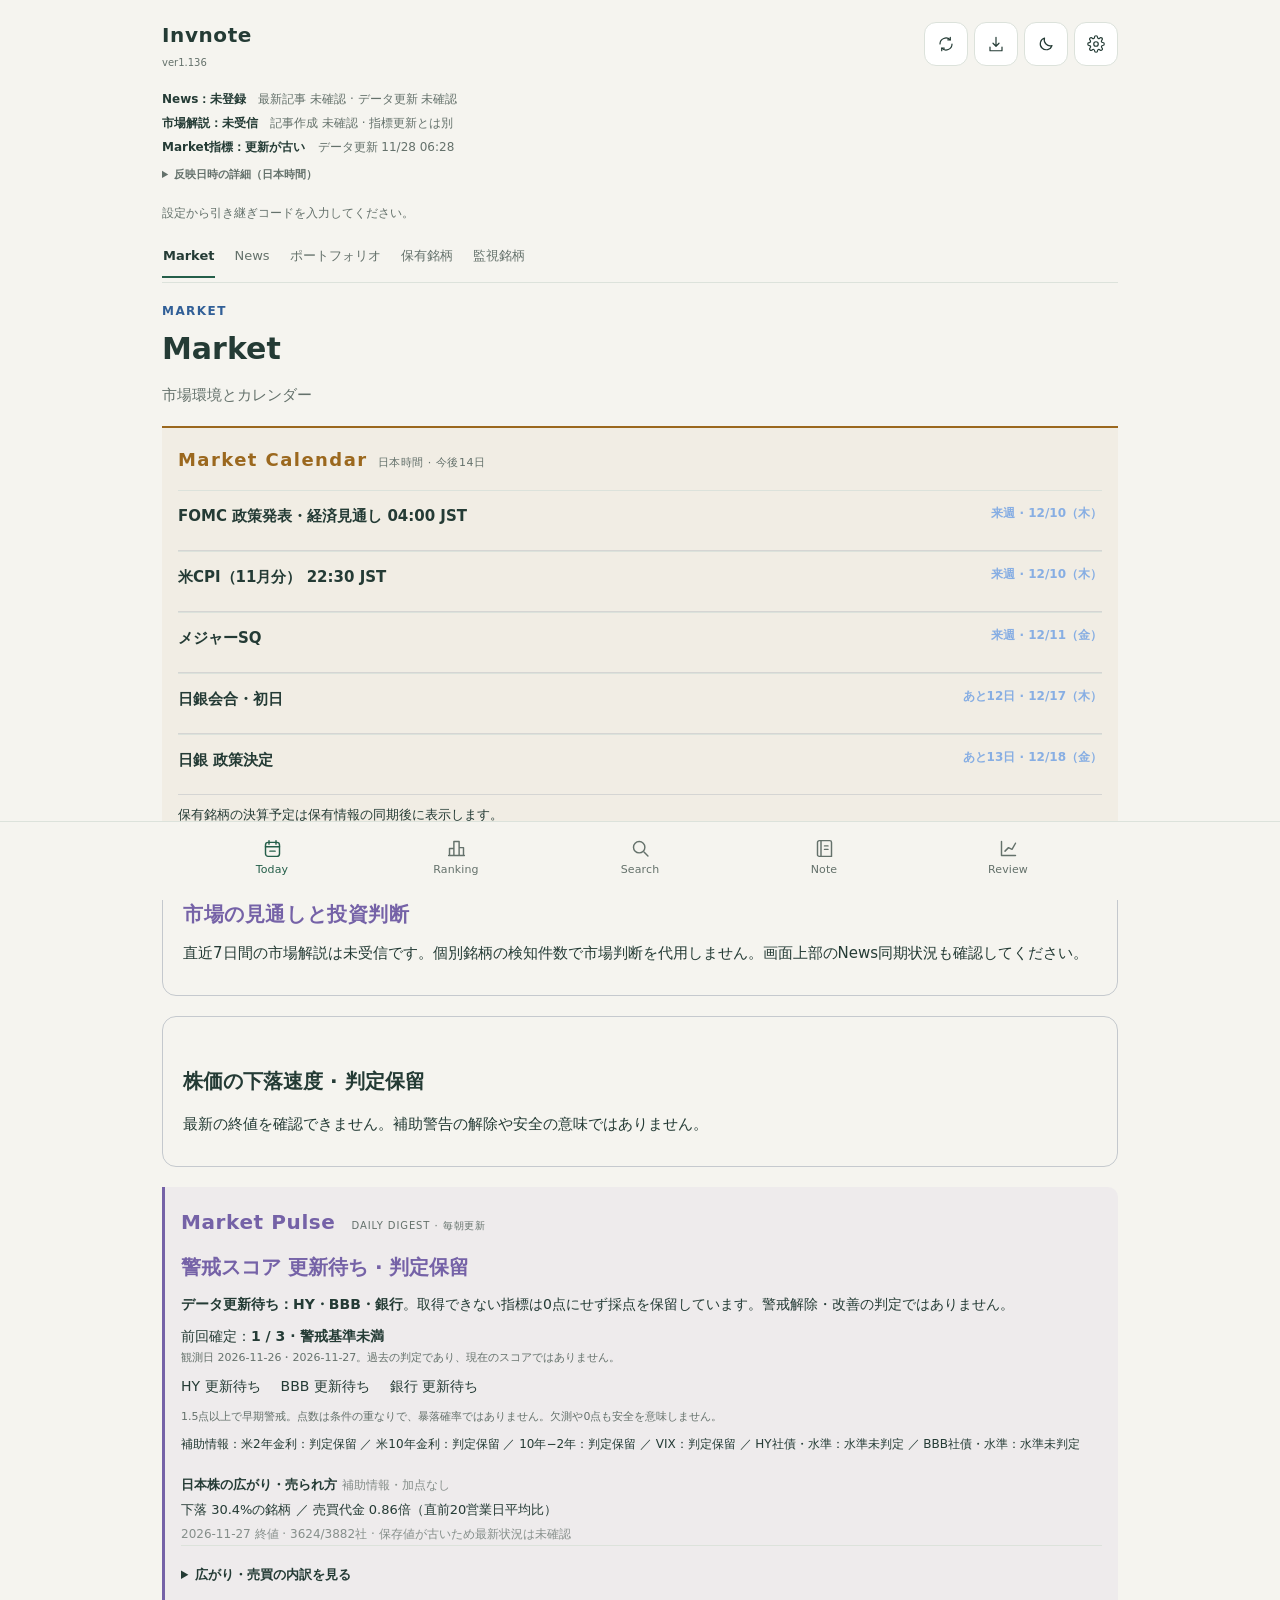
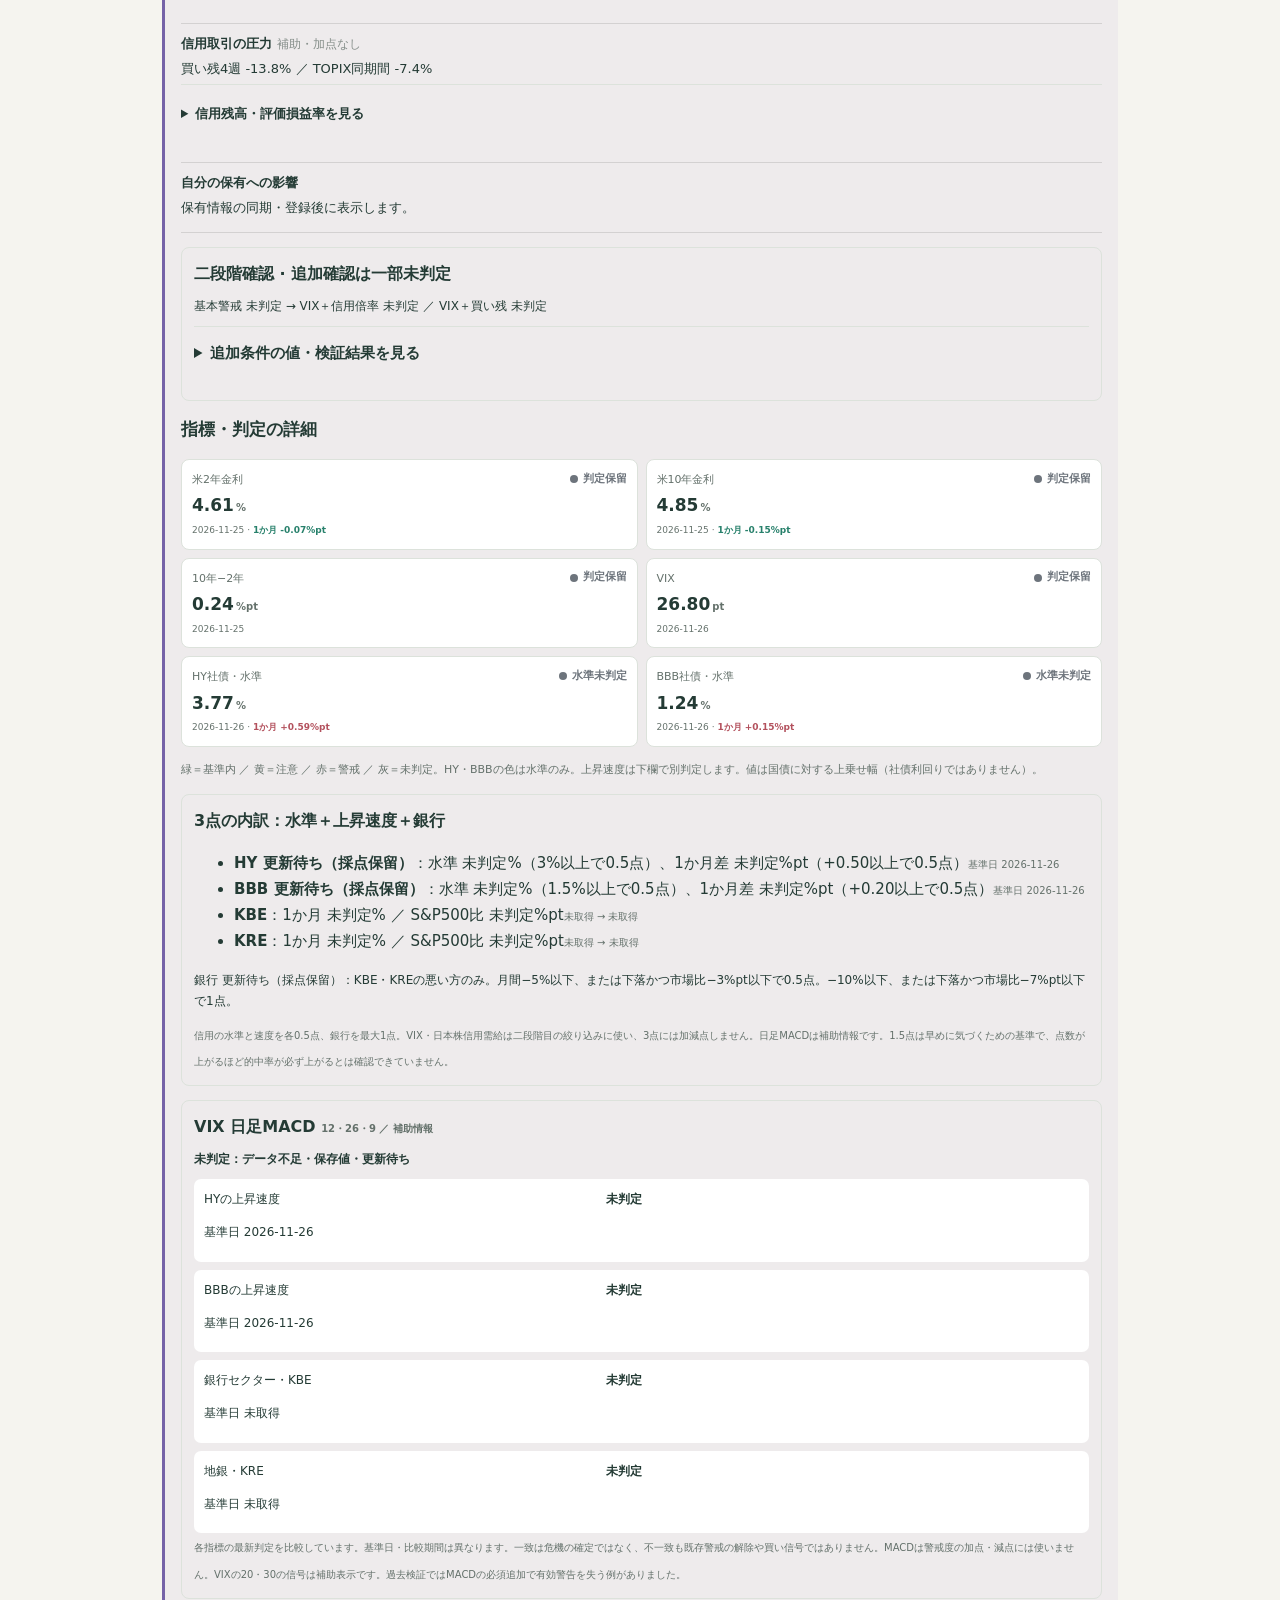
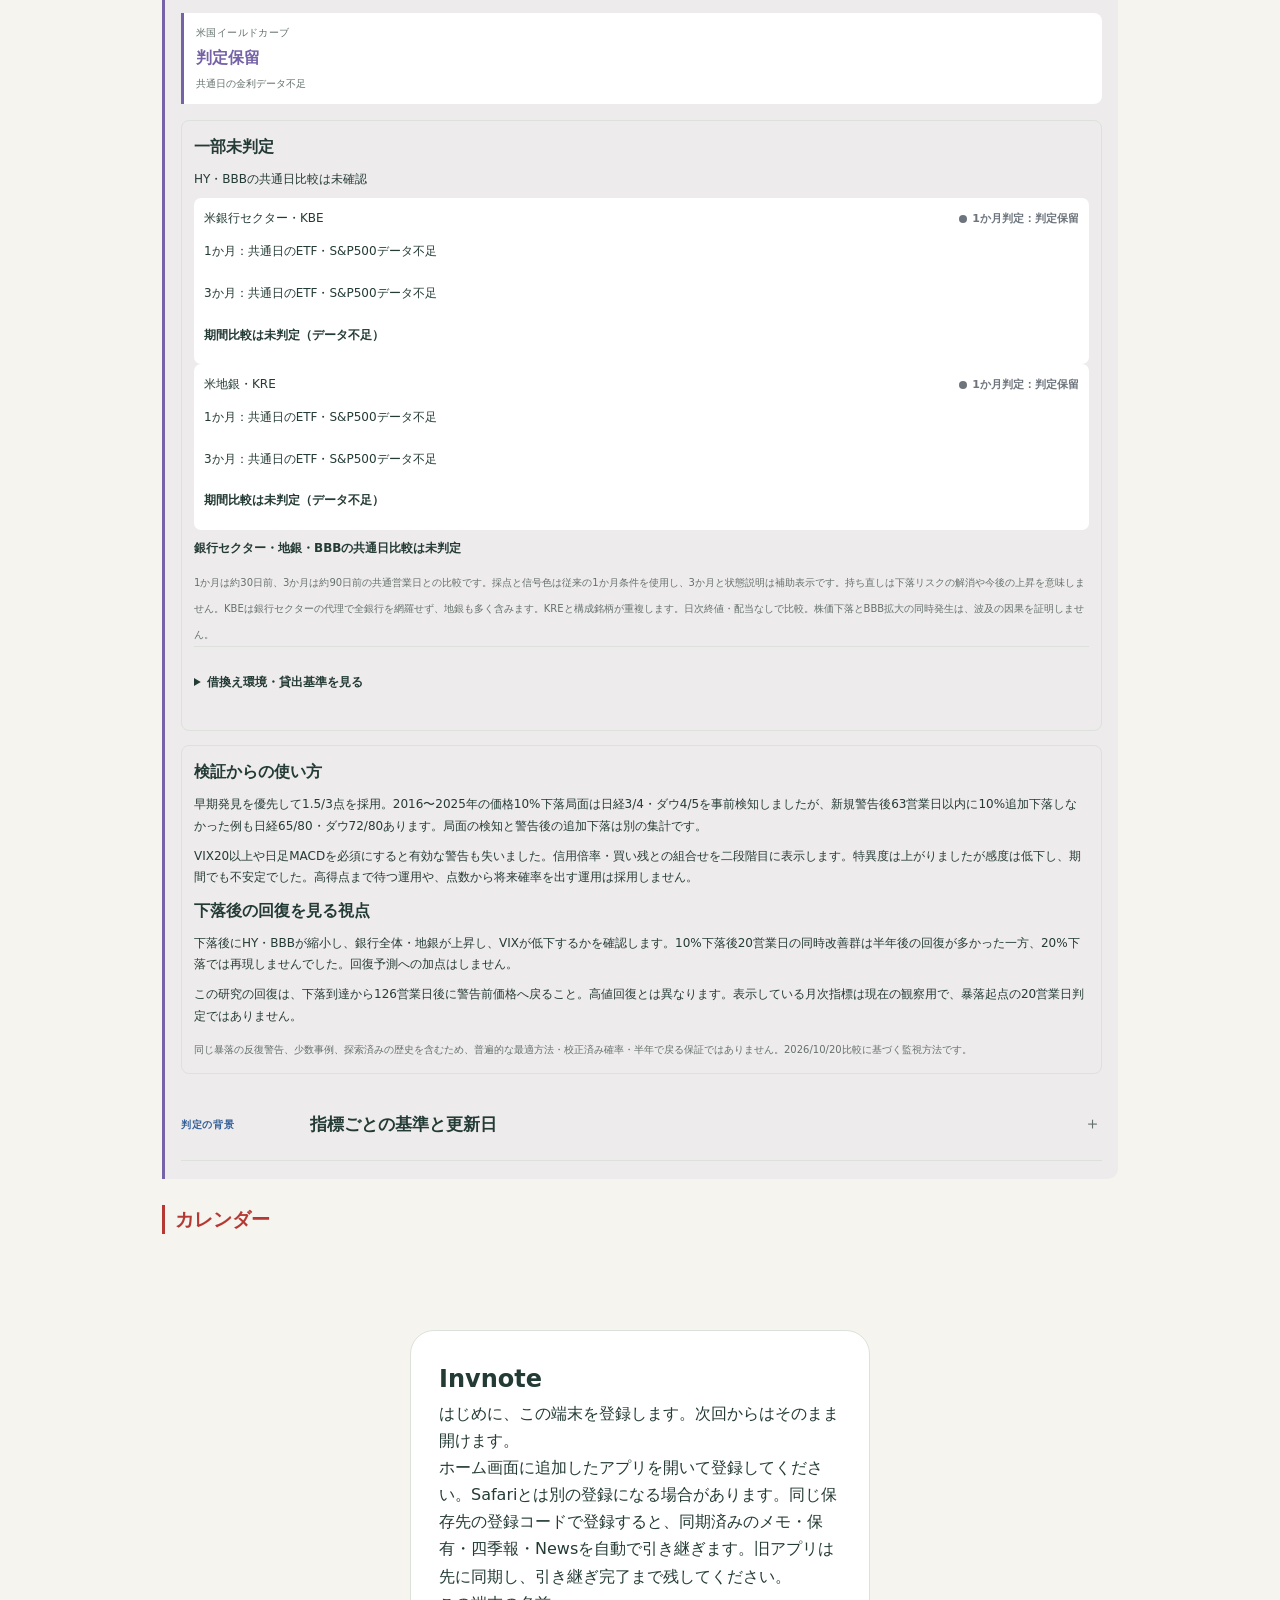
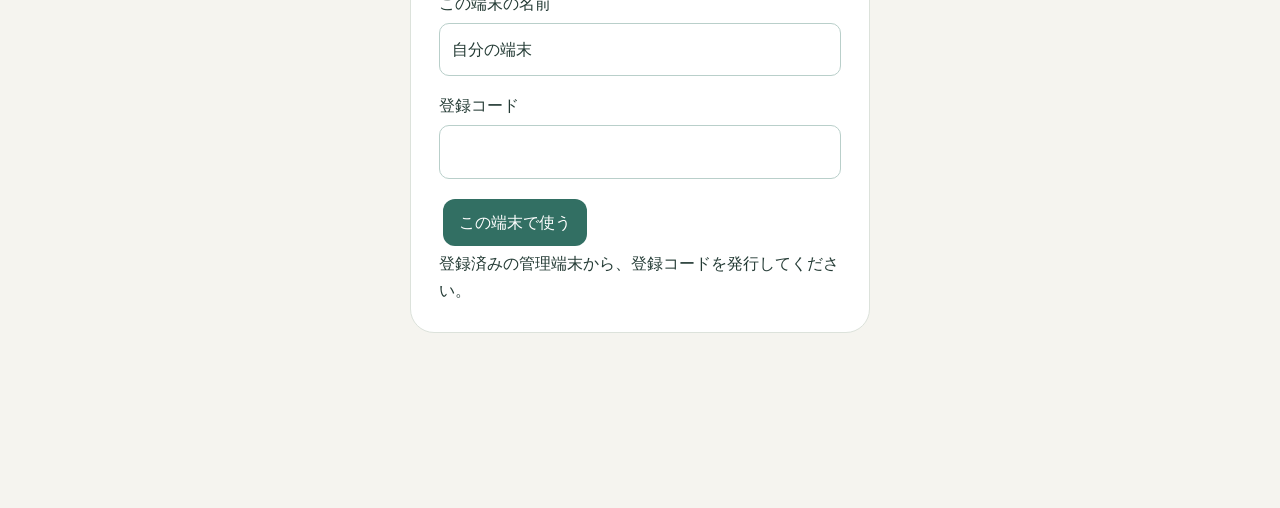
<file: index.html>
<!doctype html>
<html lang="ja"><head><meta charset="utf-8"><meta name="viewport" content="width=device-width,initial-scale=1,viewport-fit=cover">
<link rel="apple-touch-icon" href="invnote-icon.png?v=navy-gold-chart-20261005"><link rel="icon" href="invnote-icon.svg?v=navy-gold-chart-20261005"><meta name="apple-mobile-web-app-capable" content="yes"><meta name="apple-mobile-web-app-title" content="Invnote"><meta name="color-scheme" content="light"><title>Invnote</title>
<script src="rating-board.js?v=8999564c45a1"></script>
<script id="startup-bootstrap">
// Home-screen bookmarks can retain #settings from installation. Keep explicit
// browser links/reloads, but start a newly launched standalone app at Today.
try{
 history.scrollRestoration='manual';
 const standalone=navigator.standalone===true||matchMedia('(display-mode: standalone)').matches;
 const navigation=performance.getEntriesByType('navigation')[0]?.type;
 if(standalone&&navigation!=='reload'&&navigation!=='back_forward'&&['#settings','#import'].includes(location.hash))history.replaceState(null,'',location.pathname+location.search+'#today');
}catch{}
</script>
<script id="appearance-bootstrap">
// Resolve the background before stylesheets, body parsing or application downloads.
(()=>{
 const root=document.documentElement;
 let mode=null,last=null,prefs={};
 try{mode=localStorage.getItem('invnote-workspace-appearance');last=localStorage.getItem('invnote-workspace-resolved-theme');prefs=JSON.parse(localStorage.getItem('invnote-workspace-colors-v1')||'{}')||{};}catch{}
 const system=matchMedia('(prefers-color-scheme: dark)').matches?'dark':'light';
 const theme=['light','dark'].includes(mode)?mode:mode==='system'?system:['light','dark'].includes(last)?last:system;
 root.dataset.theme=theme;root.style.colorScheme=theme;
 const defaults=theme==='dark'?{bg:'#12171c',card:'#1b2229',text:'#e6eaee'}:{bg:'#f5f4ef',card:'#ffffff',text:'#243b35'};
 for(const [key,variable] of Object.entries({bg:'--bg',card:'--paper',text:'--ink'})){
  const value=prefs[theme]?.[key];root.style.setProperty(variable,/^#[0-9a-f]{6}$/i.test(value||'')?value:defaults[key]);
 }
 document.querySelector('meta[name=color-scheme]').setAttribute('content',theme);
 const meta=document.createElement('meta');meta.name='theme-color';meta.content=root.style.getPropertyValue('--bg');document.head.append(meta);
})();
</script>
<style>html{background:var(--bg,#12171c)}.theme-filter{margin:18px 0;border:1px solid var(--line);border-radius:10px;padding:0 14px}.theme-filter summary{padding:12px 0;min-height:48px}.theme-current{display:inline-block;margin-left:12px;color:var(--green);font-size:13px;font-weight:500;overflow-wrap:anywhere}.theme-filter .chips{padding:4px 0 14px}
</style>
<style>
:root{--bg:#f5f4ef;--paper:#fff;--ink:#243b35;--sub:#64716b;--line:#dce2db;--green:#245e49;--soft:#eaf1e9;--amber:#8a602d}
*{box-sizing:border-box}body{margin:0;background:var(--bg);color:var(--ink);font:15px/1.75 system-ui,-apple-system,"Yu Gothic",sans-serif}button,input,select{font:inherit}button,a{touch-action:manipulation}button{cursor:pointer}a{color:var(--green)}button:focus-visible,a:focus-visible,input:focus-visible,select:focus-visible,summary:focus-visible{outline:3px solid #b27d34;outline-offset:3px}header{max-width:1000px;margin:auto;padding:24px 22px 12px;display:flex;justify-content:space-between;align-items:center}header b{font-size:20px;letter-spacing:.07em}.private{font-size:12px;color:var(--sub);border:1px solid var(--line);padding:3px 10px;border-radius:30px}main{max-width:1000px;margin:auto;padding:12px 22px 120px}.eyebrow{font-size:12px;letter-spacing:.12em;color:var(--green);font-weight:700}h1{font-size:30px;line-height:1.4;margin:6px 0 12px}h2{font-size:19px;margin:26px 0 12px}h3{font-size:17px;margin:5px 0}p{margin:8px 0}.muted,small{color:var(--sub)}small{font-size:12px}.hero{padding:25px;border-radius:20px;background:var(--green);color:white}.hero .eyebrow,.hero small{color:#d8e6db}.hero p{max-width:620px}.stats{display:flex;gap:24px;margin-top:18px}.stats b{font-size:25px}.stats span{font-size:12px;margin-left:5px}.grid{display:grid;grid-template-columns:repeat(2,minmax(0,1fr));gap:14px}.card{background:var(--paper);border:1px solid var(--line);border-radius:16px;padding:19px;min-width:0}.card p{font-size:14px}.row{display:flex;justify-content:space-between;align-items:center;gap:12px}.pill{display:inline-block;background:var(--soft);color:var(--green);border-radius:8px;font-size:12px;padding:3px 8px;margin:3px 4px 3px 0}.score{font-variant-numeric:tabular-nums;font-size:13px;white-space:nowrap}.score b{font-size:20px;color:var(--green)}.open{background:transparent;border:0;padding:0;color:var(--ink);text-align:left;font-weight:700;font-size:17px;min-height:44px}.action{border:1px solid var(--line);border-radius:10px;background:white;color:var(--green);padding:9px 14px;min-height:44px}.action.primary{background:var(--green);color:white;border-color:var(--green)}.toolbar{display:flex;gap:10px;flex-wrap:wrap;margin:16px 0}.toolbar input{flex:1;min-width:150px}.toolbar input,.toolbar select{padding:11px 12px;border:1px solid var(--line);border-radius:10px;background:white;color:var(--ink);max-width:100%}.chips{display:flex;gap:8px;overflow:auto;padding:3px 0 12px}.chips button{white-space:nowrap;border:1px solid var(--line);background:white;color:var(--ink);border-radius:30px;padding:8px 15px;min-height:44px}.chips button[aria-pressed=true]{background:var(--green);color:white}.notice{padding:13px 16px;background:#eeeae0;border-radius:12px;font-size:13px;color:#635c49;margin:16px 0}.empty{padding:28px;border:1px dashed var(--line);border-radius:12px;color:var(--sub)}nav{position:fixed;bottom:0;left:0;right:0;background:#fffefbf5;border-top:1px solid var(--line);display:flex;justify-content:center;padding:8px 10px calc(8px + env(safe-area-inset-bottom));z-index:5;backdrop-filter:blur(12px)}nav a{width:min(23%,180px);text-align:center;padding:9px 4px;text-decoration:none;color:var(--sub);font-size:13px;border-radius:10px}nav a strong{display:block;font-size:18px;line-height:1.4}nav a[aria-current=page]{background:var(--soft);color:var(--green);font-weight:700}details{border-top:1px solid var(--line);padding:13px 0}summary{cursor:pointer;font-weight:650;min-height:35px}.detail-body{white-space:pre-line;overflow-wrap:anywhere}.source{display:block;overflow-wrap:anywhere;font-size:13px;margin:10px 0}.tools{display:grid;grid-template-columns:repeat(3,minmax(0,1fr));gap:10px}.tools a{display:block;padding:15px;background:white;border:1px solid var(--line);border-radius:12px;text-decoration:none}.tools small{display:block}.section-top{margin-bottom:18px}.rating-pair{display:flex;gap:24px;padding:14px 0}.rating-pair b{font-size:30px}.rating-pair span{display:block;font-size:12px;color:var(--sub)}#status{max-width:1000px;margin:auto;padding:0 22px;color:var(--amber);font-size:13px}table{width:100%;border-collapse:collapse;font-size:13px}th,td{padding:11px 5px;text-align:left;border-bottom:1px solid var(--line)}td:first-child{max-width:150px}td button{font-size:13px!important} .table-wrap{overflow:auto} @media(max-width:600px){header{padding:18px 16px 8px}main{padding:12px 16px 110px}h1{font-size:26px}.grid{grid-template-columns:1fr}.hero{padding:20px}.tools{grid-template-columns:repeat(2,minmax(0,1fr))}.card{padding:16px}.stats{gap:18px}.toolbar select{flex:1} .row{align-items:flex-start}}
.chips a{white-space:nowrap;flex:0 0 auto;text-decoration:none}.chips a[aria-current=page]{background:var(--green);color:white}.chips{scrollbar-width:none}.chips::-webkit-scrollbar{display:none}</style><style>.map-picker{display:flex;flex-wrap:wrap;gap:8px;margin:20px 0}.map-picker button[aria-pressed=true]{border-color:var(--green);color:var(--ink);background:var(--paper)}.map-legend{font-size:12px;color:var(--sub);line-height:1.8}.map-driver{text-align:center;background:var(--paper);border:1px solid var(--line);border-top:3px solid #8fb7ed;border-radius:16px;padding:20px}.map-driver svg{width:40px;height:40px;display:block;color:#8fb7ed;margin:0 auto 12px}.map-driver h2{font-size:20px;margin:8px 0;color:var(--ink)}.map-down{text-align:center;color:var(--sub);font-size:25px;line-height:1.5}.map-branches{display:grid;grid-template-columns:repeat(3,minmax(0,1fr));gap:16px}.map-branch{min-width:0;border-top:2px solid #8fb7ed;padding-top:14px}.map-stage{background:var(--paper);padding:16px;border:1px solid var(--line);border-radius:12px}.map-stage h3{margin:8px 0 0;font-size:17px}.map-step{display:inline-grid;place-items:center;width:25px;height:25px;margin-right:8px;background:#273c56;color:#b5d1f5;border-radius:8px}.map-companies{padding:14px;border:1px solid var(--line);border-radius:12px}.map-company{display:block;text-align:left;width:100%;padding:12px;margin-top:10px;background:var(--paper);border:1px solid var(--line);border-radius:10px;color:var(--ink);cursor:pointer}.map-company>span{display:block;font-size:16px;font-weight:700}.map-company>small{display:block;margin-top:5px}.map-company .score{font-size:12px;margin-top:10px}.map-company .score b{font-size:19px}.map-outcome{padding:16px;border:1px dashed #70c9ad;border-radius:12px;background:var(--paper)}.map-outcome>small{color:#70c9ad}.map-outcome p{margin:8px 0 0}.map-risk{margin-top:12px;font-size:13px}.map-risk summary{color:var(--sub)}.map-risk p{line-height:1.7}.demand-diagram{margin:20px 0 28px}.map-branch:nth-child(2){border-top-color:#efc35b}.map-branch:nth-child(3){border-top-color:#f17c73}@media(max-width:650px){.map-branches{grid-template-columns:1fr;gap:26px}.map-branch{padding-left:14px;border-left:2px solid var(--line);border-top:0}.map-branch:nth-child(2){border-left-color:#efc35b}.map-branch:nth-child(3){border-left-color:#f17c73}.map-picker .action{font-size:13px;padding:9px 12px}.map-driver h2{font-size:19px}}
</style><style>.map-upstream{border:1px solid var(--line);border-top:3px solid #efc35b;border-radius:14px;padding:18px;margin-top:20px}.map-upstream>small{color:var(--ink)}.map-leaders{display:grid;grid-template-columns:repeat(2,minmax(0,1fr));gap:12px}.map-company p{font-size:13px;line-height:1.7}.map-company a{font-size:13px;color:var(--green)}@media(max-width:650px){.map-leaders{grid-template-columns:1fr}}</style><link rel="stylesheet" href="workspace.css?v=8999564c45a1"><script>(function(root){
'use strict';
const sources={cpi:'https://www.bls.gov/schedule/news_release/cpi.htm',jobs:'https://www.bls.gov/schedule/news_release/empsit.htm',fed:'https://www.federalreserve.gov/monetarypolicy/fomccalendars.htm',boj:'https://www.boj.or.jp/mopo/mpmsche_minu/m_ref/mref250731a.pdf',sq:'https://www.jpx.co.jp/derivatives/products/domestic/225futures/'};
const raw=[
['2026-10-29','03:00','FOMC 政策発表','fed','米国10/27〜28開催。発表時刻は通常日程に基づく予定。03:30から議長会見予定。金利見通しと市場の反応を確認。'],
['2026-10-29','','日銀会合・初日','boj','10/29〜30開催。政策判断は通常最終日。'],
['2026-10-30','','日銀 政策決定・展望レポート','boj','会合終了後に公表。発表時刻は未定。金利と物価見通しを確認。'],
['2026-11-06','22:30','米雇用統計（10月分）','jobs','雇用者数・失業率・賃金と、過去月の改定を確認。'],
['2026-11-10','22:30','米CPI（10月分）','cpi','総合・コアの前月比と市場予想との差を確認。'],
['2026-11-13','','SQ','sq','毎月のオプション清算。メジャーSQではありません。寄り付きの需給・出来高に注意。'],
['2026-12-04','22:30','米雇用統計（11月分）','jobs','雇用者数・失業率・賃金と、過去月の改定を確認。'],
['2026-12-10','04:00','FOMC 政策発表・経済見通し','fed','米国12/8〜9開催。発表時刻は通常日程に基づく予定。04:30から議長会見予定。'],
['2026-12-10','22:30','米CPI（11月分）','cpi','同日早朝のFOMCと合わせ、金利見通しの変化を確認。'],
['2026-12-11','','メジャーSQ','sq','株価指数先物とオプションの清算が重なる日。出来高増加だけを業績材料と混同しない。'],
['2026-12-17','','日銀会合・初日','boj','12/17〜18開催。政策判断は通常最終日。'],
['2026-12-18','','日銀 政策決定','boj','会合終了後に公表。発表時刻は未定。']
];
const events=raw.map((r,i)=>({id:'macro-2026-'+i,date:r[0],time:r[1],name:r[2],title:r[2]+(r[1]?' '+r[1]+' JST':''),category:r[3],detail:r[4],source:sources[r[3]],readonly:true,sq:r[3]==='sq'}));
const dateJST=n=>new Intl.DateTimeFormat('sv-SE',{timeZone:'Asia/Tokyo',year:'numeric',month:'2-digit',day:'2-digit'}).format(n);
const day=d=>Date.parse(d+'T00:00:00+09:00');
let holdingEvents=[],holdingUnknown=[],holdingsLoaded=false;
function setHoldings(positions,notes,loaded=true){
 const rows=[],unknown=[];
 for(const code of [...new Set((positions||[]).filter(p=>Number.isFinite(p.shares)&&p.shares>0).map(p=>p.code))]){
  const n=notes?.[code],next=n?.earnings_dates?.next,name=n?.name||code,date=next?.date;
  if(!/^\d{4}-\d{2}-\d{2}$/.test(date||'')||!Number.isFinite(day(date))){unknown.push(name+'（'+code+'）');continue;}
  const confirmed=['confirmed','announced','scheduled'].includes(next.status),source=/^https:\/\//.test(next.source||'')?next.source:'';
  rows.push({id:'holding-earnings-'+code,date,time:'',name:name+' 決算',title:name+'（'+code+'）決算 · '+(confirmed?'発表予定':'参考予定・要確認'),category:'earnings',readonly:true,code,source,checked:n.earnings_dates.checked_on||'不明',detail:(next.period||'決算発表予定')+'。'+(confirmed?'保存済みの公表予定。変更の可能性があります。':'未確認・推計を含む参考日程です。')+(next.note||'')});
 }
 holdingEvents=rows;holdingUnknown=unknown;holdingsLoaded=loaded;
}
function allEvents(){return [...events,...holdingEvents].sort((a,b)=>a.date.localeCompare(b.date)||a.id.localeCompare(b.id));}
function upcoming(now=new Date(),horizon=14){const today=dateJST(now);return allEvents().filter(e=>e.date>=today&&day(e.date)-day(today)<=horizon*864e5&&(!e.time||Date.parse(e.date+'T'+e.time+':00+09:00')>+now)).map(e=>({...e,days:Math.round((day(e.date)-day(today))/864e5)}));}
function label(e,now=new Date()){
 if(e.days===0)return '今日';if(e.days===1)return '明日';
 const start=day(dateJST(now)),wd=new Date(start).getUTCDay();
 // JST midnight is the preceding UTC day. Convert explicitly to JST weekday.
 const dow=new Date(start+9*36e5).getUTCDay(),next=start+(8-(dow||7))*864e5;
 return day(e.date)>=next&&day(e.date)<next+7*864e5?'来週':'あと'+e.days+'日';
}
const esc=s=>String(s).replace(/[&<>"']/g,c=>({'&':'&amp;','<':'&lt;','>':'&gt;','"':'&quot;',"'":'&#39;'}[c]));
const icsEscape=s=>String(s).replace(/\\/g,'\\\\').replace(/\n/g,'\\n').replace(/,/g,'\\,').replace(/;/g,'\\;');
const stamp=d=>d.toISOString().replace(/[-:]/g,'').replace(/\.\d{3}Z/,'Z');
function calendar(now=new Date()){
 const lines=['BEGIN:VCALENDAR','VERSION:2.0','PRODID:-//Invnote//Market Calendar//JA','CALSCALE:GREGORIAN','X-WR-CALNAME:Invnote Market Calendar'];
 for(const e of events.filter(e=>e.date>=dateJST(now))){
  lines.push('BEGIN:VEVENT','UID:'+e.id+'@invnote','DTSTAMP:'+stamp(now),'SUMMARY:'+icsEscape(e.name),'DESCRIPTION:'+icsEscape(e.detail+'\n日程確認 2026-10-15。変更は公式予定を確認。\n'+e.source),'URL:'+e.source);
  if(e.time){const d=new Date(e.date+'T'+e.time+':00+09:00');lines.push('DTSTART:'+stamp(d),'DTEND:'+stamp(new Date(+d+3600000)));}
  else {lines.push('DTSTART;VALUE=DATE:'+e.date.replace(/-/g,''),'DTEND;VALUE=DATE:'+dateJST(new Date(day(e.date)+864e5)).replace(/-/g,''));}
  for(const trigger of ['-P7D','-P1D'])lines.push('BEGIN:VALARM','ACTION:DISPLAY','DESCRIPTION:'+icsEscape(e.name),'TRIGGER:'+trigger,'END:VALARM');
  lines.push('END:VEVENT');
 } lines.push('END:VCALENDAR');
 // RFC5545: fold at <=75 UTF-8 octets without splitting a character.
 return lines.map(line=>{let out='',part='',n=0;for(const c of line){const k=new TextEncoder().encode(c).length;if(n+k>74){out+=part+'\r\n ';part='';n=1;}part+=c;n+=k;}return out+part;}).join('\r\n')+'\r\n';
}
root.InvnoteMarketCalendar={get events(){return allEvents();},setHoldings,upcoming,label,calendar,dateJST,verifiedAt:'2026-10-15',coverageThrough:'2026-12-18'};
if(typeof document==='undefined')return;
const style=document.createElement('style');style.textContent='.market-agenda{margin:18px 0 24px;border-block:1px solid #64748b55;padding:14px 0;color:inherit}.market-agenda summary{cursor:pointer;list-style:none;display:flex;justify-content:space-between;gap:12px;font-weight:600}.market-agenda small{font-size:12px;opacity:.7}.market-agenda details{padding:12px 0;border-bottom:1px solid #64748b33}.market-agenda p{font-size:13px;line-height:1.8;margin:8px 0}.market-agenda a{color:inherit}.market-agenda button{font:inherit;font-size:12px;padding:8px 12px;border:1px solid #64748b66;border-radius:9px;background:transparent;color:inherit;cursor:pointer}.market-agenda .market-kicker{font-size:18px;font-weight:700;letter-spacing:.08em;color:var(--calendar-accent,#e3bd78);margin-bottom:14px;display:flex;align-items:baseline;flex-wrap:wrap;gap:10px}.market-agenda .market-zone{font-size:11px;font-weight:400;color:var(--sub);letter-spacing:.05em}.market-agenda .market-when{white-space:nowrap;color:#87aee3;font-size:12px}.market-agenda .market-tools{display:flex;flex-wrap:wrap;gap:12px;align-items:center;margin-top:12px}';document.head.append(style);
function mount(){
 if(root.parent!==root)return;
 const hash=location.hash,eligible=!hash||hash==='#today'||hash==='#today/market';
 let el=document.getElementById('market-agenda');
 if(!eligible){el?.remove();return;}
 const host=document.querySelector('main');if(!host)return;
 const tabs=host.querySelector('.workspace-tabs');if(!tabs)return;
 if(!el){el=document.createElement('section');el.id='market-agenda';el.className='market-agenda';}
 const newsTop=host.querySelector('#market-briefing')||host.querySelector('#news-macro');if(newsTop){if(newsTop.previousElementSibling!==el)newsTop.before(el);}else if(tabs.nextElementSibling!==el)tabs.after(el);
 const now=new Date(),rows=upcoming(now),expired=dateJST(now)>'2026-12-18';
 const item=e=>'<details><summary><span>'+esc(e.title)+'</span><span class="market-when">'+label(e,now)+' · '+e.date.slice(5).replace('-','/')+'（'+new Intl.DateTimeFormat('ja-JP',{timeZone:'Asia/Tokyo',weekday:'short'}).format(new Date(e.date+'T12:00:00+09:00'))+'）</span></summary><p>'+esc(e.detail)+'</p><small>'+(e.source?'<a href="'+esc(e.source)+'" target="_blank" rel="noopener noreferrer">日程の出典 ↗</a> · ':'')+esc(e.checked||'2026-10-15')+'確認</small></details>';
 const overdue=holdingEvents.filter(e=>e.date<dateJST(now)).map(e=>e.name+'（'+e.date+'・再確認）');
 const missing=[...holdingUnknown,...overdue];
 const body='<div class="market-kicker">Market Calendar <span class="market-zone">日本時間 · 今後14日</span></div>'+(expired?'<p>経済日程の対象期間が終了しています。</p>':'')+(rows.length?rows.map(item).join(''):'<p>今後14日以内の登録済み予定はありません。</p>')+(!holdingsLoaded?'<p>保有銘柄の決算予定は保有情報の同期後に表示します。</p>':'<p>保有銘柄の決算予定を自動表示。14日より先は下の投資カレンダーで確認できます。</p>')+(missing.length?'<details><summary>決算予定の確認待ち '+missing.length+'社</summary><p>'+missing.map(esc).join('、')+'</p><small>未確認の日程を推測してカレンダーには載せません。</small></details>':'');
 if(el.dataset.signature!==body){el.innerHTML=body;el.dataset.signature=body;}

}
document.addEventListener('click',e=>{if(!e.target.closest('[data-market-export]'))return;const url=URL.createObjectURL(new Blob([calendar()],{type:'text/calendar;charset=utf-8'}));const a=document.createElement('a');a.href=url;a.download='Invnote-market-2026.ics';a.click();setTimeout(()=>URL.revokeObjectURL(url),60000);});
new MutationObserver(mount).observe(document.documentElement,{childList:true,subtree:true});
root.addEventListener('hashchange',mount);document.addEventListener('visibilitychange',mount);setInterval(mount,60000);mount();
})(typeof window==='undefined'?globalThis:window);
</script></head><body>
<header><b>Invnote</b><span class="private">private workspace</span></header>
<div id="status" role="status"></div><main id="app"></main>
<nav aria-label="メインナビゲーション"><a href="#today" data-view="today"><svg viewBox="0 0 24 24" aria-hidden="true"><rect x="4" y="5" width="16" height="16" rx="3"/><path d="M8 3v4m8-4v4M4 10h16m-11 5h6"/></svg><span>Today</span></a><a href="#ranking" data-view="ranking"><svg viewBox="0 0 24 24" aria-hidden="true"><path d="M4 20V12h5v8m0 0V4h6v16m0 0v-9h5v9M3 20h18"/></svg><span>Ranking</span></a><a href="#discover" data-view="discover"><svg viewBox="0 0 24 24" aria-hidden="true"><circle cx="10.5" cy="10.5" r="6.5"/><path d="m16 16 4.5 4.5"/></svg><span>Search</span></a><a href="#notebook" data-view="notebook"><svg viewBox="0 0 24 24" aria-hidden="true"><path d="M6 3h12a2 2 0 0 1 2 2v16H6a2 2 0 0 1-2-2V5a2 2 0 0 1 2-2Zm2 0v18m4-12h4m-4 4h4"/></svg><span>Note</span></a><a href="#review" data-view="review"><svg viewBox="0 0 24 24" aria-hidden="true"><path d="M4 4v16h16M8 15l4-4 4 2 4-7"/></svg><span>Review</span></a></nav>
<script id="app-release" type="application/json">{"version": "1.136", "date": "2026-11-26", "changes": ["同じ価格日で比べた同点銘柄の新規購入優先順位を表示", "各社の利益前提・優先理由・見直し条件・出典を個社ページにも表示", "対象銘柄や採点が変わった場合は再比較待ちと表示", "比較一覧をライト・ダーク両テーマの配色へ対応"], "build": "8999564c45a1"}</script><script id="data" type="application/json">{"notes": {}, "coverage": {"body_notes": 0, "registered": 0, "legacy_references": 0}, "ratings": {"rows": [], "assessment_date": "未同期", "price_date": "未同期", "horizons": {"3m": {"target_date": "未設定"}, "12m": {"target_date": "未設定"}}, "evaluation_rules": []}}</script><script>
'use strict';
let D=JSON.parse(document.getElementById('data').textContent), notes=D.notes, R=D.ratings, ratings=Object.fromEntries(R.rows.map(x=>[x.code,x]));
const app=document.getElementById('app'), status=document.getElementById('status'), KEY='private-investment-preview-watch-v1';
let watch=new Set(), query='', discoveryQuery='', newsQuery='', theme='', sort='code', sortDirection=1, onlyWatch=false, priorView='notebook';
try{const saved=JSON.parse(localStorage.getItem(KEY)||'[]');if(Array.isArray(saved))watch=new Set(saved.filter(c=>Object.hasOwn(notes,c)));}catch{status.textContent='監視リストを読み込めませんでした。この画面内で選択できます。';}
const esc=x=>String(x??'').replace(/[&<>"']/g,c=>({'&':'&amp;','<':'&lt;','>':'&gt;','"':'&quot;',"'":'&#39;'}[c]));
let all=Object.entries(notes), themes=[...new Set(all.flatMap(([,n])=>n.themes))].sort((a,b)=>a.localeCompare(b,'ja'));
const themeLabel=t=>String(t).replace(/めっき/g,'メッキ');
const score=c=>ratings[c]?`<div class="score">3か月 <b>${ratings[c].short_3m}</b> / 12か月 <b>${ratings[c].long_12m}</b></div>`:'<small>未採点</small>';
const title=(eye,h,p)=>`<div class="section-top"><div class="eyebrow">${eye}</div><h1>${h}</h1><p class="muted">${p}</p></div>`;
function earningsDates(n){
 const d=n.earnings_dates||{},latest=d.latest||{},next=d.next||{};
 const date=x=>typeof x==='string'&&/^\d{4}-\d{2}-\d{2}$/.test(x)?x.replaceAll('-','/') : null;
 const latestText=date(latest.date)||'未確認';
 const nextText=date(next.date)|| (next.status==='unannounced'?'未公表':'未確認');
 return `<div class="earnings-dates" style="display:flex;flex-wrap:wrap;gap:8px 24px;margin:10px 0;font-size:13px"><span>最新決算日 <strong>${esc(latestText)}</strong>${latest.period?'（'+esc(latest.period)+'）':''}</span><span>次回決算予定日 <strong>${esc(nextText)}</strong></span></div>`;
}
const card=(c,n,change=false)=>`<article class="card company-card"><small>${esc(c)} · 研究 ${esc(n.updated)}</small><div><button class="open" data-company="${c}">${esc(n.name)}</button></div>${earningsDates(n)}${depthBadge(c)}${score(c)}<p>${esc(change?n.change:n.summary)}</p><div>${n.themes.slice(0,3).map(t=>`<span class="pill">${esc(themeLabel(t))}</span>`).join('')}</div></article>`;
let demandMapId='ai';
function demandMap(){
 priorView='discover/map';
 const list=Array.isArray(D.demandMaps?.maps)?D.demandMaps.maps:[];
 app.innerHTML=title('DEMAND MAP','需要のつながり','川上の変化から、工程・企業・利益へ。');
 if(!list.length){app.innerHTML+='<p class="empty">需要マップを読み込むには、右上の同期を押してください。</p>';return;}
 const m=list.find(x=>x.id===demandMapId)||list[0];
 const icons={network:'<circle cx="12" cy="5" r="3"/><circle cx="5" cy="19" r="3"/><circle cx="19" cy="19" r="3"/><path d="M10 8 6 16m8-8 4 8M8 19h8"/>',waves:'<path d="M2 6q5-5 10 0t10 0M2 12q5-5 10 0t10 0M2 18q5-5 10 0t10 0"/>',quality:'<path d="m12 2 9 4v6c0 5-9 10-9 10S3 17 3 12V6zM7 12l3 3 7-7"/>',box:'<path d="m12 2 10 5v10l-10 5-10-5V7zM2 7l10 5 10-5M12 12v10M7 5l10 5"/>',orbit:'<circle cx="12" cy="12" r="4"/><ellipse cx="12" cy="12" rx="11" ry="6" transform="rotate(-35 12 12)"/>'};
 const icon=k=>`<svg viewBox="0 0 24 24" aria-hidden="true" fill="none" stroke="currentColor" stroke-width="1.5">${icons[k]||icons.network}</svg>`;
 const externalCard=x=>`<div class="map-company"><span>${esc(x.name)}</span><p>${esc(x.detail)}</p>${/^https:\/\//.test(x.url||'')?`<a href="${esc(x.url)}" target="_blank" rel="noopener">公式資料</a>`:''}</div>`;
 const upstream=(m.leaders||[]).length?`<section class="map-upstream"><small>海外の需要起点・技術提供企業</small><div class="map-leaders">${m.leaders.map(externalCard).join('')}</div><p class="map-legend">ここから日本企業への線は需要の仮説。直接受注が確認できた関係だけ本文に明記します。</p></section><div class="map-down" aria-hidden="true">↓</div>`:'';
 app.innerHTML+=`<div class="map-picker" role="group" aria-label="需要マップのテーマ">${list.map(x=>`<button class="action" data-map="${esc(x.id)}" aria-pressed="${x.id===m.id}">${esc(x.title)}</button>`).join('')}</div><p class="muted">${esc(m.intro)}</p><p class="map-legend">実線枠：確認した事業・需要　／　破線枠：今後の利益仮説<br>矢印は需要の流れです。企業間の直接取引を示しません。</p>${upstream}<section class="demand-diagram" aria-label="${esc(m.title)}の需要の流れ"><div class="map-driver">${icon(m.icon)}<small>川上の変化</small><h2>${esc(m.driver)}</h2></div><div class="map-down" aria-hidden="true">↓</div><div class="map-branches">${m.branches.map((b,i)=>`<article class="map-branch"><div class="map-stage"><span class="map-step">${i+1}</span><small>必要になる工程</small><h3>${esc(b.title)}</h3></div><div class="map-down" aria-hidden="true">↓</div><div class="map-companies"><small>関連する企業・調査候補</small>${b.codes.map(c=>notes[c]?`<button class="map-company" data-company="${esc(c)}"><span>${esc(notes[c].name)}</span><small>${esc(c)} · 本文を読む</small>${score(c)}</button>`:'').join('')||((b.candidates||[]).length?'':'<p>企業を調査中</p>')}${(b.candidates||[]).map(externalCard).join('')}${b.evidence?`<p class="map-legend">${esc(b.evidence)}</p>`:''}</div><div class="map-down" aria-hidden="true">↓</div><div class="map-outcome"><small>利益につながる仮説</small><p>${esc(b.result)}</p></div><details class="map-risk"><summary>止まる条件・未確認</summary><p>${esc(b.risk)}</p></details></article>`).join('')}</div></section><p class="muted">${(m.sources||[]).filter(u=>/^https:\/\//.test(u)).map((u,i)=>`<a class="source" href="${esc(u)}" target="_blank" rel="noopener">根拠資料 ${i+1}</a>`).join('')}研究 ${esc(D.demandMaps.updated)} · 点数は3か月／12か月の主観評価。需要の強さだけで割安とは判断しません。</p>`;
 app.querySelectorAll('[data-map]').forEach(b=>b.onclick=()=>{demandMapId=b.dataset.map;route();});
}

function newsItems(){return (D.news?.entries||[]).slice().sort((a,b)=>b.date.localeCompare(a.date)||a.id.localeCompare(b.id));}
function researchDepth(c){return D.researchProgress?.companies?.[c]||null;}
function depthStars(p){if(!p||!Number.isInteger(p.stars)||p.stars<1||p.stars>5)return '未判定';return `<span class="depth-stars" role="img" aria-label="${p.stars} / 5">${Array.from({length:5},(_,i)=>`<svg viewBox="0 0 24 24" aria-hidden="true" class="${i<p.stars?'depth-star-filled':'depth-star-empty'}"><path d="m12 3 2.8 5.7 6.3.9-4.55 4.44 1.07 6.26L12 17.34l-5.62 2.96 1.07-6.26L2.9 9.6l6.3-.9Z"/></svg>`).join('')}</span>`;}
function depthBadge(c){const p=researchDepth(c);return `<p class="research-depth-badge" aria-label="調査充実度 ${p?.stars||'未判定'} / 5">調査充実度 <b>${depthStars(p)}</b> <small>${esc(p?.needs_reassessment?'再評価待ち（前回評価）':p?.label||'記録の評価待ち')}</small></p>`;}
function depthText(v){return typeof v==='string'?v:JSON.stringify(v,null,2);}
function researchProgressPanel(c){
 const p=researchDepth(c);if(!p)return '<section class="card"><h2>調査充実度：未判定</h2><p>調査記録を整理してから評価します。未読という意味ではありません。</p></section>';
 const state={text_read:'本文通読の記録あり',partial:'部分確認',not_obtained:'未取得',not_public:'非公開',unknown:'読解範囲が未記録'};
 const docs=p.documents||[],records=p.records||[];
 const excerpt=r=>r.excerpt??records[r.excerpt_ref]?.excerpt;
 const linked=u=>typeof u==='string'&&/^https:\/\//.test(u)?`<a class="source" href="${esc(u)}" target="_blank" rel="noopener">原資料を開く ↗</a>`:'';
 const reading=records.flatMap(r=>(r.coverage||[]).filter(x=>/reading|coverage|scope|materialsRead|documentsRead/.test(x.field)).map(x=>({record:r,...x})));
 return `<section class="card research-progress" aria-label="調査の進み具合"><h2>調査充実度 ${depthStars(p)}</h2><b>${esc(p.needs_reassessment?'再評価待ち（前回：'+p.label+'）':p.label)}</b><p>${esc(p.reason)}</p><small>調査充実度評価 ${esc(p.assessed_on)} · 研究本文 ${esc(p.research_as_of)} · 価格基準 ${esc(p.price_as_of||'個社本文参照')}</small><p class="muted">投資妙味の点数とは別です。★5は、その時点の判断に必要な調査が完了した状態。新しい決算や条件の変化は引き続き確認します。</p>${p.needs_reassessment?'<p class="depth-warning">評価後に本文が更新されています。現在の調査充実度は再評価が必要です。</p>':''}<h3>残る調査</h3>${p.blocking_work.length?`<ul>${p.blocking_work.map(x=>`<li>${esc(x)}</li>`).join('')}</ul>`:'<p>現時点の重要な未完作業なし。次の開示・条件変化を監視します。</p>'}<h3>次にすること</h3><p>${esc(p.next_action)}</p><details><summary>何を読んだか・どこまで確認したか</summary><p><b>対象資料：</b>${esc(p.scope)}</p><p class="muted">${esc(p.record_basis)}</p><h3>確認した内容</h3><p class="detail-body">${esc((p.completed_work||" ").split("\n")[0].slice(0,500))}</p><details><summary>確認した内容をすべて読む</summary><p class="detail-body">${esc(p.completed_work)}</p></details>${reading.map(x=>`<details><summary>${esc(x.record.date||'日付は記録参照')} · 読解範囲</summary><small>${esc(x.scope)} · 記録元 ${esc(x.record.path)}</small><pre class="depth-record">${esc(depthText(x.value))}</pre></details>`).join('')}<h3>資料別の読解記録・参照一覧</h3><p class="muted">参照一覧にあるだけの資料を通読済みには数えません。通読・部分確認の記録があるものは下に範囲を表示します。</p>${docs.map(d=>`<details><summary>${esc(state[d.status]||'未判定')} · ${esc(d.title||d.source||d.id)}</summary><p>${esc(d.scope||'範囲未記録')}</p><small>読解日 ${esc(d.reviewed_on||'未記録')} · 図表 ${esc(d.visual_review||'未記録')}</small>${linked(d.url||d.source)}${d.evidence?`<p class="muted">記録元：${esc(d.evidence.join(' / '))}</p>`:''}</details>`).join('')}</details><details><summary>未確認事項・見立てが変わる条件</summary><p class="detail-body">${esc(p.unconfirmed)}</p><h3>今後の監視事項</h3><p>${esc(p.monitoring_triggers)}</p></details><details><summary>過去の調査記録 ${records.length}件</summary><p class="muted">関連言及には比較先としての登場も含みます。件数は読了数ではありません。</p>${records.map(r=>`<details><summary>${esc(r.date||'日付未記録')} · ${esc(r.path.replace('research/method-lab/',''))}</summary><small>${esc(r.association)}</small>${excerpt(r)?`<p>${esc(r.excerpt_scope)}</p><pre class="depth-record">${esc(excerpt(r))}</pre>`:""}${(r.coverage||[]).map(x=>`<p>${esc(x.scope)} · ${esc(x.field)}</p><pre class="depth-record">${esc(depthText(x.value))}</pre>`).join('')||'<p>資料別の読解範囲はこの記録に明記されていません。</p>'}</details>`).join('')}</details></section>`;
}
function depthOverview(){const ps=Object.values(D.researchProgress?.companies||{});return ps.length?`<p class="depth-overview">調査充実度を整理：${ps.length}社 · ${[5,4,3,2,1].map(s=>'★'+s+' '+ps.filter(p=>p.stars===s&&!p.needs_reassessment).length+'社').join(' / ')} · 未判定/再評価 ${ps.filter(p=>!p.stars||p.needs_reassessment).length}社</p>`:'';}
function companyFacts(code){
 const p=D.companyProfiles?.[code]||{},cap=p.marketCap;
 const amount=cap&&Number.isFinite(cap.oku)&&cap.oku>0?(cap.oku>=10000?(cap.oku/10000).toLocaleString('ja-JP',{maximumFractionDigits:2})+'兆円':cap.oku.toLocaleString('ja-JP',{maximumFractionDigits:1})+'億円'):'未確認';
 const indices=[['nikkei225','日経225'],['topix','TOPIX'],['growth250','グロース250']];
 const status=v=>v===true?'採用':v===false?'非採用':'未確認';
 const link=(url,label)=>typeof url==='string'&&/^https:\/\//.test(url)?`<a class="source" href="${esc(url)}" target="_blank" rel="noopener">${esc(label)} ↗</a>`:'';
 return `<div class="company-facts"><div class="company-facts-main"><span>時価総額 <strong>${esc(amount)}</strong>${cap?`<small>${esc(cap.asOf)} 時点</small>`:''}</span><span>上場市場 <strong>${esc(p.market||'未確認')}</strong>${p.marketAsOf?`<small>${esc(p.marketAsOf)} 時点</small>`:''}</span></div><div class="company-index-tags">${indices.map(([k,label])=>`<span>${label}：${status(p.indices?.[k]?.member)}</span>`).join('')}</div><details><summary>基準日・出典</summary>${cap?`<p>${esc(cap.basis)}。${link(cap.source,'時価総額の出典')}</p>`:'<p>時価総額データは未確認です。</p>'}${link(p.marketSource,'市場区分の出典')}${indices.map(([k,label])=>{const x=p.indices?.[k];return `<p>${label}：${status(x?.member)}${x?.asOf?'（'+esc(x.asOf)+' 時点）':''} ${link(x?.source,'出典')}</p>`;}).join('')}<p>グロース市場は上場先、グロース250は指数です。採用状況と投資評価は別です。</p></details></div>`;
}
function companyIntro(code){
 const n=notes[code];if(!n)return '';
 // Public business descriptions only; research conclusions remain in the authenticated notes.
 const basics={
  '6407':{business:'工場の自動化を支える部品や機械を作る会社です。空気の力で動く部品、液体やガスの流れを調整する部品、薬を包装する機械などを扱います。',earnings:'工場や装置メーカーに、こうした部品・機械を販売して収入を得ます。製品の販売額から材料費や製造費などを差し引いた分が利益になります。',sources:['https://www.ckd.co.jp/productinfo/taikei/','https://www.ckd.co.jp/auto/']},
  '4887':{business:'沢井製薬などを傘下に持つ医薬品グループです。主に、先発医薬品の特許が切れた後に販売される「ジェネリック医薬品」を作っています。',earnings:'薬を製造・販売して収入を得ます。販売する数量だけでなく、薬の販売価格、原料費、工場での製造費が利益を左右します。',sources:['https://www.sawaigroup.holdings/about/group/','https://www.sawai.co.jp/medicine/']}
 };
 const p=n.introduction||basics[code];
 if(!p)return `<section class="company-intro"><small>${esc(n.name)}は、どんな会社？</small><p>${esc(n.business||'事業内容を確認中です。')}</p>${companyFacts(code)}</section>`;
 return `<section class="company-intro"><small>${esc(n.name)}は、どんな会社？</small><p>${esc(p.business)}</p><small>どう収益を得る？</small><p>${esc(p.earnings)}</p>${companyFacts(code)}${(p.sources||[]).filter(s=>/^https:\/\//.test(s)).map(s=>`<a class="source" href="${esc(s)}" target="_blank" rel="noopener">会社の事業紹介 ↗</a>`).join('')}</section>`;
}
function newsDay(){return new Intl.DateTimeFormat('sv-SE',{timeZone:'Asia/Tokyo',year:'numeric',month:'2-digit',day:'2-digit'}).format(new Date());}
function recentNews(items,day){const end=Date.parse(day+'T00:00:00Z');return items.filter(n=>{const age=end-Date.parse(n.date+'T00:00:00Z');return age>=0&&age<7*86400000;});}
function newsKind(n){
 const category=n.category||'',text=category+' '+(n.headline||'');
 if(/PORTFOLIO/i.test(category))return {kind:'portfolio',label:'Portfolio Check'};
 if(/^market-activity-/.test(n.id||'')||/出来高.*調査候補|[0-9,]+社を検知/.test(n.headline||''))return {kind:'research',label:'Research / 市場動意からの候補'};
 if(/MARKET|MACRO|市場|相場/i.test(category))return {kind:'market',label:'Market Watch'};
 const detail=/再採点|再評価|見直し/.test(text)?'再評価':/深掘|深堀|精査/.test(category)?'深掘り':/新規発掘|探索|DISCLOSURE WATCH/i.test(category)?'探索':'個社調査';
 return {kind:'research',label:'Research / '+detail};
}
function newsRows(items){let date='';return items.map(n=>{const tag=newsKind(n);const heading=date!==n.date?`<div class="news-date">${esc(n.date.replaceAll('-','.'))}</div>`:'';date=n.date;return heading+`<details class="news-story" data-news-kind="${tag.kind}"><summary><span class="news-category">${esc(tag.label)}</span><span class="news-headline">${esc(n.headline)}</span><span class="news-expand" aria-hidden="true">＋</span></summary><div class="news-body">${tag.kind==='portfolio'?'':n.codes.map(companyIntro).join('')}<p class="news-lead">${esc(n.summary)}</p><h3>今日、確認すること</h3><ul>${n.actions.map(x=>`<li>${esc(x)}</li>`).join('')}</ul><h3>判断の根拠</h3>${n.body.map(x=>`<p>${esc(x)}</p>`).join('')}<div class="news-caution"><small>未確認・注意点</small><p>${esc(n.caution)}</p></div><div class="news-links">${n.codes.filter(c=>notes[c]).map(c=>`<a class="action" href="#company/${esc(c)}">${esc(notes[c].name)} · ${esc(c)}</a>`).join('')}${n.sources.filter(s=>/^https:\/\//.test(s.url)).map(s=>`<a class="source" href="${esc(s.url)}" target="_blank" rel="noopener">${esc(s.title)}</a>`).join('')}</div><small class="muted">研究 ${esc(n.date)} · ${esc(n.asOf)}</small></div></details>`;}).join('');}
function marketNewsBriefing(){
 const rows=recentNews(newsItems(),newsDay()).filter(n=>newsKind(n).kind==='market');
 const briefings=rows.filter(n=>n.category==='MARKET BRIEFING').sort((a,b)=>(b.updatedAt||b.date).localeCompare(a.updatedAt||a.date));
 const latest=briefings[0]||rows[0];
 if(!latest)return '<div class="pulse-header"><strong>市場の見通しと投資判断</strong></div><p>直近7日間の市場解説は未受信です。個別銘柄の検知件数で市場判断を代用しません。画面上部のNews同期状況も確認してください。</p>';
 const body=Array.isArray(latest.body)?latest.body:[latest.body||''];
 const paragraphs=body.map(x=>{const m=String(x).match(/^【([^】]+)】\s*([\s\S]*)$/);return m?`<section class="market-briefing-section"><h3>${esc(m[1])}</h3><p>${esc(m[2])}</p></section>`:`<p>${esc(x)}</p>`;}).join('');
 return `<div class="pulse-header"><strong>市場の見通しと投資判断</strong></div><small>記事 ${esc(latest.date)} · 情報基準 ${esc(latest.asOf||'未記録')}</small>${latest.date!==newsDay()?'<p class="news-caution">本日分はまだありません。以下は前回の見立てです。</p>':''}<h2>${esc(latest.headline)}</h2><p class="news-lead">${esc(latest.summary||'')}</p><h3>今の行動方針・判断を変える条件</h3><ul>${(latest.actions||[]).map(x=>`<li>${esc(x)}</li>`).join('')}</ul>${paragraphs}<div class="news-caution"><small>判断の限界・未確認</small><p>${esc(latest.caution||'記載なし')}</p></div><details><summary>出典を確認する</summary>${(latest.sources||[]).filter(x=>/^https:\/\//.test(x.url||'')).map(x=>`<p><a class="source" href="${esc(x.url)}" target="_blank" rel="noopener">${esc(x.title)}</a></p>`).join('')}</details><details><summary>直近7日間の市場記事（${rows.length}件）</summary>${newsRows(rows)}</details>`;
}

function marketPage(){app.innerHTML=title('MARKET','Market','市場環境とカレンダー')+'<section id="market-briefing" class="market-briefing">'+marketNewsBriefing()+'</section><div id="market-risk"><p class="muted">下落速度を確認中…</p></div><div id="news-macro"><p class="muted">市場環境を確認中…</p></div><h2>カレンダー</h2>';app.style.paddingBottom='12px';embedded('inv','vCal');}
function today(){const items=newsItems(),recent=recentNews(items,newsDay()).filter(n=>newsKind(n).kind!=='market');app.innerHTML=`<section class="news-masthead"><div><div class="eyebrow">YOUR DAILY INVESTMENT BRIEF</div><h1>News</h1></div><a class="news-archive-link" href="#notebook/news">Archive ↗</a></section><p class="news-intro">保有株・個社研究の進展。市場全体のニュースはMarketへ。</p><div id="news-market-alerts"></div><div class="news-list">${dailyNewsSections(recent)||'<p class="empty">直近7日分のNewsはまだありません。同期を確認するか、Archiveから過去分を読めます。</p>'}</div><div class="news-footer"><span>直近7日分 · タップして詳しく</span><a href="#notebook/news">過去のNewsを読む</a></div><h2 class="heading-updates">四季報</h2><div class="news-library"><p>${D.coverage.body_notes}社の研究ノート</p><a class="action" href="#notebook">会社を探す</a></div>`;}
function dailyNewsSections(items){const priority=n=>/MARKET|MACRO|市場|相場/i.test(n.category||'')?0:1;return newsRows([...items].sort((a,b)=>b.date.localeCompare(a.date)||priority(a)-priority(b)));}
function marketHistory(){app.innerHTML=title('HISTORY','過去の相場分類','月次の記録。現在の市場環境とは分けて確認します。')+'<div id="market-history">読み込み中…</div>';fetch('screener/data/macro-history.json',{cache:'no-store'}).then(r=>r.json()).then(d=>{const el=document.getElementById('market-history');if(!el)return;el.innerHTML='<p class="muted">月次で自動計算した分類の履歴です。現在の売買判断と分けて確認します。</p><a href="#review/scr:macro">現在の市場環境を見る</a>'+[...(d.items||[])].reverse().map(c=>`<p>${esc(c.month)} · ${esc(c.label)}（${esc(c.code)}）</p>`).join('');}).catch(()=>{const el=document.getElementById('market-history');if(el)el.textContent='履歴を取得できません。';});}
function newsArchive(){app.innerHTML=title('NEWS ARCHIVE','News','過去の見立てと確認事項を、日付順に。')+`<div class="toolbar"><input id="news-search" type="search" aria-label="Newsを検索" placeholder="見出し・会社・コードを検索" value="${esc(newsQuery)}"></div><div id="news-results" class="news-list"></div>`;const draw=()=>{const q=newsQuery.trim().toLocaleLowerCase(),items=newsItems().filter(n=>[n.date,n.headline,n.summary,...n.codes,...n.codes.map(c=>notes[c]?.name||'')].join(' ').toLocaleLowerCase().includes(q));document.getElementById('news-results').innerHTML=newsRows(items)||'<p class="empty">該当するNewsはありません。</p>';};draw();document.getElementById('news-search').oninput=e=>{newsQuery=e.target.value;draw();};}

function notebook(){app.innerHTML=title('COMPANIES','自分用四季報','社名・コードで検索し、行を押すと詳しい調査を開けます。')+`<small>${D.coverage.body_notes}社の本文を収録 · 残る${D.coverage.legacy_references}社は既存記録への入口段階</small><div class="toolbar"><input id="search" type="search" aria-label="銘柄名・コードで検索" placeholder="銘柄名・コードで検索" value="${esc(query)}"><select id="sort" aria-label="表示順"><option value="code">コード順</option><option value="name">銘柄名順</option><option value="short">3か月の点数順</option><option value="long">12か月の点数順</option><option value="depth">調査充実度が高い順</option><option value="updated">研究更新順</option></select></div><div class="toolbar"><button class="action" id="watch-filter" aria-pressed="${onlyWatch}">${onlyWatch?'監視のみ表示中':'監視のみ表示'}</button></div><p class="muted" style="font-size:12px">点数は銘柄ごとの評価日時点の主観です。会社ページで採点日・価格日を確認できます。確率ではありません。</p><details class="list-help"><summary>★は調査の完成度 · 内訳を見る</summary>${depthOverview()}<p>銘柄名かコードで絞り込み、行を押すかEnterで開けます。</p></details><p id="company-count" role="status" class="muted"></p><div class="company-list-scroll" tabindex="0" role="region" aria-label="自分用四季報一覧・横スクロール"><div class="company-table"><div class="company-list-heading"><button type="button" class="company-sort" data-sort="code" data-label="コード">コード</button><button type="button" class="company-sort" data-sort="name" data-label="銘柄名">銘柄名</button><button type="button" class="company-sort" data-sort="short" data-label="3か月">3か月</button><button type="button" class="company-sort" data-sort="long" data-label="12か月">12か月</button><button type="button" class="company-sort" data-sort="depth" data-label="調査充実度">調査充実度</button></div><div id="results" class="company-list"></div></div></div>`;document.getElementById('sort').value=sort;renderResults();document.getElementById('search').addEventListener('input',e=>{query=e.target.value;renderResults()});document.getElementById('search').addEventListener('keydown',e=>{if(e.key!=='Enter'||e.isComposing)return;const q=normalizeCompanyQuery(query);const exact=all.filter(([c,n])=>normalizeCompanyQuery(c)===q||normalizeCompanyQuery(n.name)===q);const rows=filteredCompanies();const hit=exact.length===1?exact[0]:rows.length===1?rows[0]:null;if(q&&hit){e.preventDefault();location.hash='company/'+hit[0];}});document.getElementById('sort').addEventListener('change',e=>{sort=e.target.value;sortDirection=1;renderResults()});document.querySelectorAll('.company-sort').forEach(button=>button.onclick=()=>{sortDirection=sort===button.dataset.sort?-sortDirection:1;sort=button.dataset.sort;document.getElementById('sort').value=sort;renderResults()});document.getElementById('watch-filter').onclick=()=>{onlyWatch=!onlyWatch;route()};}
function normalizeCompanyQuery(value){return String(value).normalize('NFKC').toLocaleLowerCase().trim();}
function compareCompanies(a,b){
 const codeOrder=a[0].localeCompare(b[0],'en');
 if(sort==='code')return sortDirection*codeOrder;
 if(sort==='name')return sortDirection*a[1].name.localeCompare(b[1].name,'ja')||codeOrder;
 if(sort==='updated')return sortDirection*(b[1].updated||'').localeCompare(a[1].updated||'')||codeOrder;
 const value=row=>sort==='depth'?researchDepth(row[0])?.stars:ratings[row[0]]?.[sort==='short'?'short_3m':'long_12m'];
 const av=value(a),bv=value(b),am=typeof av!=='number'||!Number.isFinite(av),bm=typeof bv!=='number'||!Number.isFinite(bv);
 if(am||bm)return am===bm?codeOrder:am?1:-1;
 return sortDirection*(bv-av)||codeOrder;
}
function filteredCompanies(){const q=normalizeCompanyQuery(query);return all.filter(([c,n])=>(!onlyWatch||watch.has(c))&&(!q||normalizeCompanyQuery([c,n.name,...n.themes].join(' ')).includes(q))).sort(compareCompanies);}
function updateCompanySortHeaders(){document.querySelectorAll('.company-sort').forEach(button=>{const active=sort===button.dataset.sort;const ascending=['code','name'].includes(sort)?sortDirection===1:sortDirection===-1;button.setAttribute('aria-pressed',String(active));button.setAttribute('aria-label',button.dataset.label+(active?(ascending?'・昇順。タップで降順':'・降順。タップで昇順'):'で並べ替え'));button.textContent=button.dataset.label+(active?(ascending?' ↑':' ↓'):'');});}

function companyListRow(c,n){const p=researchDepth(c),r=ratings[c];return `<a class="company-list-row" href="#company/${esc(c)}" aria-label="${esc(c)} ${esc(n.name)} 3か月 ${r?.short_3m??'未採点'} 12か月 ${r?.long_12m??'未採点'} 調査充実度 ${p?.stars||'未判定'}${p?.needs_reassessment?' 再評価待ち':''}"><span class="list-code">${esc(c)}</span><span class="list-name" title="${esc(n.name)}">${esc(n.name)}</span><span class="list-score" aria-label="3か月 ${r?.short_3m??'未採点'}">${r?.short_3m??'—'}</span><span class="list-score" aria-label="12か月 ${r?.long_12m??'未採点'}">${r?.long_12m??'—'}</span><span class="list-depth" title="${esc(p?.label||'未判定')}">${depthStars(p)}${p?.needs_reassessment?' ↻':''}</span></a>`;}
function renderResults(){updateCompanySortHeaders();const rows=filteredCompanies();document.getElementById('company-count').textContent=rows.length+' / '+all.length+'社';document.getElementById('results').innerHTML=rows.length?rows.map(([c,n])=>companyListRow(c,n)).join(''):'<p class="empty">該当する会社はありません。検索語や監視の絞り込みを変えてください。</p>';}

const legacy=(id,name,desc)=>`<a href="../../docs/index.html#${id}" target="_blank" rel="noopener">${name} ↗<small>${desc}</small></a>`;
function discoveryMatches(c,n,q,t){const text=[c,n.name,...n.themes.map(themeLabel)].join(' ').normalize('NFKC').toLocaleLowerCase();return (!t||n.themes.includes(t))&&text.includes(q.trim().normalize('NFKC').toLocaleLowerCase().replace(/めっき/g,'メッキ'));}
function renderDiscoveryResults(){const rows=all.filter(([c,n])=>discoveryMatches(c,n,discoveryQuery,theme));document.getElementById('discovery-count').textContent=rows.length+'社';document.getElementById('discovery-results').innerHTML=rows.map(([c,n])=>card(c,n)).join('')||'<p class="empty">該当する会社はありません。検索語やテーマを変えてください。</p>';}
function discover(){app.innerHTML=title('DISCOVERY','次の変化を探す','テーマから会社へ。気になる会社から、別のテーマへ。')+`<div class="toolbar discovery-search"><input id="discovery-search" type="search" aria-label="銘柄名・コードで検索" placeholder="銘柄名・コードで検索" value="${esc(discoveryQuery)}"><span id="discovery-count" class="muted" aria-live="polite"></span></div><details class="theme-filter"><summary>テーマを選ぶ<span class="theme-current">${esc(themeLabel(theme)||'すべて')}</span></summary><div class="chips" aria-label="テーマ">${['',...themes].map(t=>`<button data-theme="${esc(t)}" aria-pressed="${t===theme}">${esc(themeLabel(t)||'すべて')}</button>`).join('')}</div></details><div id="discovery-results" class="grid"></div>`;renderDiscoveryResults();document.getElementById('discovery-search').oninput=e=>{discoveryQuery=e.target.value;renderDiscoveryResults();};}

function review(){app.innerHTML=title('REVIEW','判断を、振り返る。','良かった予測も、外れた予測も、同じ基準で残す。')+`<section class="card"><div class="eyebrow">固定した初回評価</div><h2 style="margin-top:6px">${esc(R.mixed_assessment_dates?"銘柄別の日付で固定":R.assessment_date)} · ${R.rows.length}社</h2><p>基準株価 ${esc(R.mixed_assessment_dates?"銘柄ごとの直近":R.price_date)}終値</p><p>3か月：${esc(R.mixed_assessment_dates?'各社の採点日から3か月':R.horizons['3m'].target_date)}<br>12か月：${esc(R.mixed_assessment_dates?'各社の採点日から12か月':R.horizons['12m'].target_date)}</p><small>採点時点の直近終値を使った観測記録です。その価格で購入できた実績ではありません。</small></section><h2>点数と結果</h2><div class="card table-wrap"><table><thead><tr><th>会社</th><th>3か月</th><th>12か月</th><th>結果</th></tr></thead><tbody>${R.rows.map(r=>`<tr><td><button class="open" data-company="${r.code}">${esc(r.name)}</button></td><td>${r.short_3m}/10<br><small>${esc(r.assessment_date||R.assessment_date)}</small></td><td>${r.long_12m}/10</td><td>${r.results?.['3m']?.status==='not_due'?'評価待ち':'未集計'}</td></tr>`).join('')}</tbody></table></div><p class="muted">結果の自動取得は未接続。未評価を0%や成功として表示しません。</p><details><summary>評価のルール</summary>${R.evaluation_rules.map(t=>`<p>${esc(t)}</p>`).join('')}</details><h2>既存の運用・検証</h2><div class="tools">${legacy('hold','運用成績','既存の記録')}${legacy('compare','戦略比較','手法を比較')}${legacy('status','検証','検証状況')}${legacy('rec','記録','過去の記録')}</div>`;}
function ninePointPriceLine(code){
 let p=notes[code]?.ninePointPrice;
 // Compatibility with authenticated notes saved before the structured field existed.
 if(!p){
  const v=notes[code]?.valuation||'';
  const a=v.match(/9点検討の目安[：】]\s*([\d,]+)〜([\d,]+)円/);
  const b=v.match(/根拠確認後に9点を再評価する価格条件：([\d,]+)〜([\d,]+)円/);
  const m=a||b;
  if(m)p={classification:a?'A':'B',low:Number(m[1].replaceAll(',','')),high:Number(m[2].replaceAll(',',''))};
  else if(v.includes('9点価格：保留・未算定'))p={classification:'C'};
 }
 const hasPriceData=Object.values(notes).some(n=>n.ninePointPrice);
 if(!p&&!hasPriceData)return '<p class="nine-point-price"><b>12か月9点の目安：価格データ未同期</b><br><small>同期完了後に表示します。更新されない場合は上部の同期ボタンを押してください。</small></p>';
 const valid=p&&Number.isFinite(p.low)&&Number.isFinite(p.high)&&p.low>0&&p.high>=p.low;
 const band=valid?Number(p.low).toLocaleString('ja-JP')+'〜'+Number(p.high).toLocaleString('ja-JP')+'円':'';
 let text='12か月9点の目安：保留・未算定';
 if(valid&&p.classification==='A')text='12か月9点の目安：'+band+'（業績見通し不変）';
 else if(valid&&p.classification==='B')text='12か月9点：未確定／根拠確認後の再評価価格 '+band;
 return '<p class="nine-point-price"><b>'+accentPrices(text)+'</b>'+(p?.asOf?'<br><small>見直し '+esc(p.asOf)+' · 価格到達で自動採点はしません</small>':'')+'</p>';
}
function company(c){const n=notes[c],r=ratings[c];if(!n){if(rankedCompanyPrices(c))return;app.innerHTML='<h1>この会社の本文はまだありません</h1><a href="#notebook">四季報へ戻る</a>';return;}app.innerHTML=`<a class="action" href="#${priorView}">← 一覧へ戻る</a><div style="margin-top:24px">${title(esc(c)+' / '+esc(n.stage),esc(n.name),esc(n.summary))}${earningsDates(n)}${priceOverview(c)}</div><button id="watch-toggle" class="action primary" aria-pressed="${watch.has(c)}">${watch.has(c)?'監視から外す':'監視に追加'}</button><p><small>研究更新 ${esc(n.updated)} · 対象資料 ${esc(n.source_period)}</small></p>${boardCompanyComparisons(c)}${companyIntro(c)}${researchProgressPanel(c)}${r?`<section class="card"><div class="row"><b>今の価格からの投資妙味</b><small>10点満点</small></div><div class="rating-pair"><div><span>短期・3か月</span><b>${r.short_3m}</b> / 10</div><div><span>中長期・12か月</span><b>${r.long_12m}</b> / 10</div></div><small>採点 ${esc(r.assessment_date||R.assessment_date)} · 株価 ${Number(r.baseline_close).toLocaleString('ja-JP')}円（${esc(r.baseline_price_date)}）<br>根拠の確かさ：${esc(r.evidence_confidence)} · 主観評価</small>${ninePointPriceLine(c)}<p><b>3か月：</b>${esc(r.short_reason)}</p><p><b>12か月：</b>${esc(r.long_reason)}</p></section>`:''}<h2 class="heading-next">次に確かめること</h2><section class="card"><p>${esc(n.next)}</p></section><h2 class="heading-caution">見立てが変わる条件</h2><section class="card"><p>${esc(r?.change_conditions||n.counter)}</p></section><h2>会社を読む</h2>${[['business','何で稼ぐ会社か'],['facts','決算で確認した事実'],['hypothesis','利益につながる仮説'],['counter','反証・不確かな点'],['valuation','価格評価の根拠'],['change','前回から変えたこと']].map(([k,label])=>`<details class="research-section" data-section="${k}" ${k==='business'?'open':''}><summary>${label}</summary><p class="detail-body">${esc(n[k])}</p></details>`).join('')}<details><summary>出典を確認する</summary>${n.sources.map(s=>{const safe=/^https:\/\//.test(s);return safe?`<a class="source" href="${esc(s.startsWith('https://')?s:'../../'+s)}" target="_blank" rel="noopener">${esc(s)}</a>`:`<p>${esc(s)}</p>`}).join('')}</details><h2>つながる会社</h2><div class="grid">${(n.related||[]).map(code=>notes[code]?card(code,notes[code]):`<div class="card"><small>${esc(code)}</small><p>本文未収録</p></div>`).join('')}</div>`;document.getElementById('watch-toggle').onclick=()=>{const next=new Set(watch);next.has(c)?next.delete(c):next.add(c);try{localStorage.setItem(KEY,JSON.stringify([...next]));watch=next;status.textContent='監視リストをこのブラウザーに保存しました。他端末との同期はありません。';route()}catch{status.textContent='保存できませんでした。監視リストは変更していません。'}};}
function route(){const h=location.hash.slice(1)||'today';const detail=h.startsWith('company/');let view=detail?priorView.split('/')[0]:h;if(!['today','ranking','discover','notebook','review'].includes(view))view='today';document.querySelectorAll('nav a').forEach(a=>{if(a.dataset.view===view)a.setAttribute('aria-current','page');else a.removeAttribute('aria-current')});if(detail)company(h.split('/')[1]);else{priorView=view;({today,discover,notebook,review}[view])()}window.scrollTo(0,0);}
app.addEventListener('click',e=>{const companyButton=e.target.closest('[data-company]');if(companyButton){location.hash='company/'+companyButton.dataset.company;return;}const t=e.target.closest('[data-theme]');if(t&&app.contains(t)){theme=t.dataset.theme;route()}});
function accentPrices(text,kind='reference'){
 const safe=esc(text);
 return safe.replace(/[0-9０-９][0-9０-９,，]*(?:[.．][0-9０-９]+)?(?:\s*[〜～–—−-]\s*[0-9０-９][0-9０-９,，]*(?:[.．][0-9０-９]+)?)*円/g,price=>`<strong class="price-accent price-accent-${kind}">${price}</strong>`);
}
function priceSheetAmounts(text){
 return [...new Set(text.match(/[0-9０-９][0-9０-９,，]*(?:[.．][0-9０-９]+)?(?:\s*[〜～–—−-]\s*[0-9０-９][0-9０-９,，]*(?:[.．][0-9０-９]+)?)*円/g)||[])];
}
function priceSheetValue(line,kind){
 // Display only an explicit valuation result, never an EPS input or a historical price.
 if(kind==='technical')return priceSheetAmounts(line.replace(/[（(][^）)]*[）)]/g,'').split(/次の上値確認|その上は|上値の次|；次の確認/)[0]);
 let text=line.split(/；|;|旧9点|変更理由/)[0];
 const approx=text.lastIndexOf('概算');
 if(approx>=0)text=text.slice(approx+2);
 else{
  const label=kind==='fundamental'?/通常価値(?:は|約)?/:kind==='buy'?/(?:買い増し検討帯|減益耐性帯|検討帯)(?:は|約)?/:/(?:PER[^円。]*?倍|株価|評価額)/;
  const m=text.match(label);
  if(m)text=text.slice(m.index+m[0].length);
 }
 const values=priceSheetAmounts(text);
 const bands=values.filter(v=>/[〜～–—−-]/.test(v));
 return bands.length?[bands[0]]:values.length?[values[values.length-1]]:[];
}
function rankingTechnical(code){
 const data=D.purchasePriority;
 return data?.rows?.[code]?.technical||data?.technicals?.[code];
}

function rankingTechnicalDate(technical){
 return technical?.primary.match(/（(\d{1,2}\/\d{1,2})までの日足）/)?.[1]||D.purchasePriority.priceDate;
}

function priceCase(code,kind){
 const data=D.purchasePriority, row=data?.rows?.[code], v=row?.priceCases;
 const reference=data?.referenceCases?.[code], values=v||reference;
 if(values){
  const [low,high]=values[kind], suffix=values.currency==='JPY'?'円':' '+values.currency;
  const amount=(low===high?rankingNumber.format(low):rankingNumber.format(low)+'〜'+rankingNumber.format(high))+suffix;
  const detail=v?(kind==='normal'?row.upside:row.downside):reference[kind+'Detail'];
  return {amount,detail,date:v?data.priceDate:reference.date,reference:!v};
 }
 const note=notes[code], legacy=note?.price_scenarios;
 const scenario=legacy?.schema===1?legacy[kind]:null;
 if(scenario&&priceSheetAmounts(scenario.amount||'').length)return {...scenario,date:legacy.asOf};
 // Older research may have an explicit price line before structured scenarios were added.
 const label=kind==='normal'?'通常価値':'弱気(?:ケース|時の価値)';
 const number='(?:[0-9]{1,3}(?:,[0-9]{3})+|[0-9]+)(?:\\.[0-9]+)?';
 const explicit=new RegExp(`^${label}[：:][ \\t]*(${number}(?:[〜～–−-]${number})?円)(?=$|[（(。・、 \\t])`);
 const current=(note?.valuation||'').split('【以前の評価記録')[0];
 for(const line of current.split(/\r?\n/)){
  const detail=line.trim(), match=detail.match(explicit);
  if(match)return {amount:match[1],detail,reference:true};
 }
 return null;
}

function priceOverview(code, ranked=false){
 const data=D.purchasePriority, normal=priceCase(code,'normal'), weak=priceCase(code,'weak'), pullback=rankingTechnical(code);
 if(!ranked&&!normal&&!weak&&!pullback&&!data?.rows?.[code])return '';
 const display=(item,kind)=>item?`<strong class="price-accent price-accent-${kind}">${esc(item.amount)}</strong>`:'未算定';
 const valueDate=normal?.date||weak?.date, chartDate=pullback?rankingTechnicalDate(pullback):null;
 const dates=valueDate===chartDate&&valueDate?`基準日 ${esc(valueDate)}`
  :[valueDate&&`価値 ${esc(valueDate)}`,chartDate&&`日足 ${esc(chartDate)}`].filter(Boolean).join(' · ');
 const gap=data?.valuationGaps?.[code];
 return `<section class="price-overview" aria-label="通常価値・押し目・弱気時の価値"><dl>
  <dt>通常価値${normal?.reference?'（参考）':''}</dt><dd>${display(normal,'fundamental')}</dd>
  <dt>押し目候補</dt><dd>${pullback?accentPrices(pullback.primary,'technical'):'未確認'}</dd>
  <dt>弱気時の価値${weak?.reference?'（参考）':''}</dt><dd>${display(weak,'bear')}</dd>
 </dl>${dates?`<small>${dates}</small>`:''}
 ${!normal&&!weak&&gap?`<p>${esc(gap)}</p>`:''}
 ${!normal&&!weak&&!pullback&&!gap?'<p class="muted">価格データは未記録、またはこの端末に未同期です。</p>':''}
 ${normal||weak||pullback?`<details><summary>価格の試算根拠・反発条件</summary>
  ${normal?`<p><b>通常価値</b> ${esc(normal.detail)}</p>`:''}
  ${weak?`<p><b>弱気時の価値</b> ${esc(weak.detail)}</p>`:''}
  ${pullback?`<p><b>押し目</b> ${esc(pullback.detail)}</p><p>${accentPrices(pullback.confirmation,'technical')}</p><p>次に見る水準 ${accentPrices(pullback.secondary,'technical')}</p>`:''}
 </details>`:''}</section>`;
}

function rankedCompanyPrices(code){
 const item=D.crossMarketRanking?.rows?.find(row=>row.code===code)||purchaseRankingSource(false)?.rows.find(row=>row.code===code);
 if(!item)return false;
 const name=item.name||item.assessment?.name||code;
 app.innerHTML=`<a class="action" href="#${priorView}">← 一覧へ戻る</a>`+
  `<div data-ranked-company-prices>${title(esc(code),esc(name),esc(item.reason||''))}${priceOverview(code,true)}</div>`;
 return true;
}

function rankingPriceDetails(code){
 const pullback=rankingTechnical(code);
 const n=notes[code],value=n?.valuation||'';
 const scenarios=n?.price_scenarios?.schema===1?n.price_scenarios:null;
 const scenarioField=(key,label,kind)=>{
  const row=key==='normal'||key==='weak'?priceCase(code,key):scenarios?.[key];
  if(!row||typeof row.amount!=='string'||typeof row.detail!=='string'||(key!=='normal'&&key!=='weak'&&!priceSheetAmounts(row.amount).length))return '';
  return `<tr class="price-sheet-${kind}"><th scope="row">${esc(label)}${row.status?`<br><small>${esc(row.status)}</small>`:''}</th><td><details class="price-cell"><summary>${accentPrices(row.amount,kind)}</summary><div class="price-cell-details"><p>${accentPrices(row.detail,kind)}</p></div></details></td></tr>`;
 };
 // Quote only the current block; historical prices remain separately dated in the full record.
 const current=value.split('【以前の評価記録')[0];
 const lines=current.split(/\r?\n|(?<=。)/).map(x=>x.trim()).filter(Boolean);
 const excerpt=pattern=>lines.filter(x=>pattern.test(x)&&/[0-9０-９].*円/.test(x));
 const normal=excerpt(/通常価値/),buy=excerpt(/買い増し検討帯|減益耐性帯|減益耐性.*検討帯|検討帯.*減益耐性|軽い未達.*検討帯/);
 const technical=excerpt(/テクニカル/).filter(x=>!/(?:計測|見送り条件)/.test(x));
 const avoid=excerpt(/テクニカルの見送り条件/);
 const bear=excerpt(/弱気|悲観|深い減益|深い感応度/).filter(x=>/(?:倍|株価|評価額|価格)[^。\n]*[0-9０-９][0-9０-９,，.．〜～–—−\-]*円/.test(x));
 const field=(label,rows,missing,kind)=>{
  const amounts=[...new Set(rows.filter(x=>!/^変更理由|^旧/.test(x)).flatMap(x=>priceSheetValue(x,kind)))];
  return `<tr class="price-sheet-${kind}"><th scope="row">${label}</th><td><details class="price-cell"><summary>${amounts.length?amounts.map(x=>accentPrices(x,kind)).join(' / '):esc(missing)}</summary><div class="price-cell-details">${rows.length?[...new Set(rows)].map(x=>`<p>${accentPrices(x,kind)}</p>`).join(''):'<p>現行の価格評価本文に明示された価格はありません。</p>'}</div></details></td></tr>`;
 };
 const score=ninePointPriceLine(code),scoreAmounts=priceSheetAmounts(score.replace(/<[^>]*>/g,''));
 const technicalRows=pullback
  ?`<tr class="price-sheet-technical"><th scope="row">テクニカルの押し目<br><small>${esc(rankingTechnicalDate(pullback))}の日足</small></th><td><details class="price-cell"><summary>${accentPrices(pullback.primary,'technical')}</summary><div class="price-cell-details"><p>${esc(pullback.detail)}</p><p>次に見る水準 ${accentPrices(pullback.secondary,'technical')}</p></div></details></td></tr><tr class="price-sheet-technical"><th scope="row">反発・見送り条件</th><td>${accentPrices(pullback.confirmation,'technical')}</td></tr>`
  :field('テクニカル<br>維持の確認',technical,'未確認','technical')+field('テクニカル<br>見送り',avoid,'未確認','technical');
 return `<section class="ranking-price-details" aria-label="価格の比較表"><h3>株価の比較表</h3><small>更新 ${esc(n?.updated||'未同期')} · 価格をタップすると詳細</small><div class="price-sheet-wrap"><table class="price-sheet"><thead><tr><th scope="col">算出方法</th><th scope="col">株価</th></tr></thead><tbody>${scenarioField('normal','通常価値','fundamental')||field('通常価値',normal,'未算定','fundamental')}${scenarioField('buy','買い増し検討帯','buy')||field('買い増し検討帯',buy,'未算定','buy')}${scenarioField('weak','弱気時の価値','bear')||field('弱気ケース',bear,'未算定','bear')}${scenarioField('stress','深い悪化の参考値','bear')}${technicalRows}<tr class="price-sheet-score"><th scope="row">12か月9点の目安</th><td><details class="price-cell"><summary>${scoreAmounts.length?scoreAmounts.map(x=>accentPrices(x)).join(' / '):'未確定'}</summary><div class="price-cell-details">${score}</div></details></td></tr></tbody></table></div><details><summary>価格評価の根拠・条件・過去の記録を読む</summary><p class="detail-body">${esc(value||'価格評価は未同期・未記録です。')}</p></details></section>`;
}
let rankingMarket='domestic';
let rankingLayout='card';
const rankingLimit=400;
const rankingNumber=new Intl.NumberFormat('ja-JP',{maximumFractionDigits:2});

function purchaseRankingSource(cross){
 if(cross)return D.crossMarketRanking;
 const ranking=D.purchaseRanking;
 if(!ranking||ranking.rows.length>=rankingLimit)return ranking;
 const saved=new Set(ranking.rows.map(({code})=>code));
 const additions=(D.ratings?.rows||[]).filter(r=>!saved.has(r.code)&&
  [r.short_3m,r.long_12m].every(n=>Number.isInteger(n)&&n>=1&&n<=10));
 additions.sort((a,b)=>b.long_12m-a.long_12m||b.short_3m-a.short_3m||a.code.localeCompare(b.code,'en'));
 const rows=ranking.rows.concat(additions.slice(0,rankingLimit-ranking.rows.length)
  .map(assessment=>({code:assessment.code,reason:assessment.long_reason||'',assessment})));
 return {...ranking,rows};
}

function rankingName(item, cross){
 return esc(cross?item.name:(notes[item.code]?.name||item.assessment?.name||ratings[item.code]?.name||item.code));
}

function rankingCard(item, rank, cross, priceDate, priority){
 const code=item.code, note=notes[code], rating=item.assessment||ratings[code];
 const previous=cross?item.priorRank:item.previousRank;
 const move=previous==null?'比較開始':previous===rank?'→ 据置':previous>rank?'↑ '+(previous-rank):'↓ '+(rank-previous);
 const label=`${rankingName(item,cross)}（${esc(code)}）`;
 const company=`<button class="open" data-company="${esc(code)}">${label}</button>`;
 const short=cross?item.short:rating?.short_3m, long=cross?item.long:rating?.long_12m;
 const scores=short==null&&long==null?'<p>採点は未同期です。</p>':`<div class="rating-pair"><div><span>3か月</span><b>${esc(short??'—')}</b> / 10</div><div><span>12か月</span><b>${esc(long??'—')}</b> / 10</div></div>`;
 const close=cross?item.close:rating?.baseline_close;
 const currency=cross?item.currency:'JPY';
 const price=Number.isFinite(close)?rankingNumber.format(close)+(currency==='JPY'?'円':' '+currency):'未記録';
 const baselineDate=(cross?priceDate:rating?.baseline_price_date)||'未記録';
 const assessmentDate=rating?.assessment_date||(rating&&!cross?R.assessment_date:null)||'未記録';
 const confidence=rating?`<br>根拠の確かさ：${esc(rating.evidence_confidence)}`:'';
 const scoreDetail=rating?`<details><summary>最新の採点根拠・見直す条件</summary><p>3か月：${esc(rating.short_reason)}</p><p>12か月：${esc(rating.long_reason)}</p><p>${esc(rating.change_conditions||note?.counter||'未記載')}</p></details>`:'';
 const basis=rating||cross?`<small>採点 ${esc(assessmentDate)} · 基準株価 ${esc(price)}（${esc(baselineDate)}）${confidence}</small>`:'';
 const valuation=cross&&item.valuation?`<p>${esc(item.valuation)}</p>`:'';
 const priorityDetail=priority?`<details><summary>買い優先度の判断</summary><p><b>下振れの想定</b> ${esc(priority.downside)}</p><p><b>上値の余地と配当</b> ${esc(priority.upside)}</p><p><b>確認する条件</b> ${esc(priority.check)}</p></details>`:'';
 return `<article class="card"><strong class="ranking-card-position">${rank}位</strong>${D.purchasePriority?'':` <small>· ${move}</small>`}<h2>${company}</h2>${priceOverview(code,true)}${note?earningsDates(note):''}<p>${esc(item.reason)}</p>${valuation}${scores}${basis}${priorityDetail}${scoreDetail}${!cross||note?rankingPriceDetails(code):''}</article>`;
}

function rankingListItem(item, rank, cross, showPrices){
 const name=rankingName(item,cross);
 const code=esc(item.code);
 return `<li class="ranking-list-item${showPrices?'':' ranking-list-names'}"><div class="ranking-list-heading"><strong class="ranking-position">${rank}位</strong><button type="button" class="open" data-company="${code}">${name}</button></div>${showPrices?priceOverview(item.code,true):''}</li>`;
}

const purchasePriorityLabels={buy:'今から小分け',price:'株価待ち',evidence:'決算・材料待ち',unrated:'優先度未判定'};

function rankedPurchaseGroups(ranking,cross){
 const basis=D.purchasePriority;
 const groups=new Map();
 for(const item of ranking.rows){
  const rating=item.assessment||ratings[item.code];
  const short=cross?item.short:rating?.short_3m, long=cross?item.long:rating?.long_12m;
  const priceDate=cross?ranking.priceDate:rating?.baseline_price_date;
  const close=cross?item.close:rating?.baseline_close;
  const candidate=basis.rows[item.code];
  const priority=candidate&&basis.priceDate===priceDate&&candidate.close===close&&candidate.short===short&&candidate.long===long?candidate:null;
  const key=`${short??'—'} / ${long??'—'}`;
  if(!groups.has(key))groups.set(key,new Map());
  const group=groups.get(key), status=priority?.status||'unrated';
  if(!group.has(status))group.set(status,[]);
  group.get(status).push({item,priority});
 }
 let shown=0;
 return Array.from(groups,([scores,group])=>{
  const sections=Object.entries(purchasePriorityLabels).flatMap(([status,label])=>{
   const rows=(group.get(status)||[]).slice(0, Math.max(0,rankingLimit-shown));
   const rank=shown+1;
   shown+=rows.length;
   return rows.length?[{label,rank,rows}]:[];
  });
  return {scores,sections};
 }).filter(group=>group.sections.length);
}

function legacyPurchaseRanking(){
 priorView='ranking/ranking';
 const cross=rankingMarket==='cross', ranking=purchaseRankingSource(cross);
 const list=rankingLayout!=='card', showPrices=rankingLayout==='prices';
 app.innerHTML=title('RANKING','従来の順位','旧方式の比較用表示です。評価日と基準株価も確認してください。');
 app.insertAdjacentHTML('beforeend','<button class="action" id="rating-trial-return">評価グループに戻る</button>');
 document.getElementById('rating-trial-return').onclick=()=>{ratingViewMode='groups';route();};
 const controls=(label,attribute,value,choices)=>`<div class="chips" role="group" aria-label="${label}">${choices.map(([key,name])=>
  `<button type="button" class="action" ${attribute}="${key}" aria-pressed="${key===value}">${name}</button>`).join('')}</div>`;
 const markets=controls('ランキングの対象市場','data-ranking-market',rankingMarket,[['domestic','日本株'],['cross','日米欧']]);
 const layouts=controls('ランキングの表示形式','data-ranking-layout',rankingLayout,[['card','価格つきカード'],['prices','価格つき一覧'],['list','1行一覧']]);
 app.insertAdjacentHTML('beforeend',`<div class="ranking-controls">${markets}${layouts}</div>`);
 for(const button of app.querySelectorAll('[data-ranking-market], [data-ranking-layout]')){
  button.onclick=()=>{
   if(button.getAttribute('aria-pressed')==='true')return;
   const market=button.dataset.rankingMarket;
   if(market)rankingMarket=market;
   else rankingLayout=button.dataset.rankingLayout;
   route();
   const attribute=market?'data-ranking-market':'data-ranking-layout';
   app.querySelector(`[${attribute}][aria-pressed="true"]`)?.focus({preventScroll:true});
  };
 }
 const rows=ranking?.rows?.slice(0,rankingLimit)||[];
 const groups=D.purchasePriority&&rows.length?rankedPurchaseGroups(ranking,cross):null;
 const displayed=groups?groups.flatMap(group=>group.sections.flatMap(section=>section.rows.map(({item})=>item))):rows;
 const pricesMissing=displayed.some(({code})=>!rankingTechnical(code)||(!D.purchasePriority?.valuationGaps?.[code]&&(!priceCase(code,'normal')||!priceCase(code,'weak'))));
 if(!rows.length||pricesMissing){
  const message=rows.length?'価格欄に未算定・未確認の項目があります。同期すると、この端末で最新の研究データを確認できます。':'ランキングを表示するには、研究データを同期してください。';
  app.insertAdjacentHTML('beforeend',`<section class="ranking-sync"><p>${message}</p><button type="button" class="action" id="ranking-sync">今すぐ同期</button></section>`);
  app.querySelector('#ranking-sync').onclick=()=>document.getElementById('workspace-sync')?.click();
 }
 if(!rows.length)return;
 const heading=`<h2>総合 TOP ${rows.length}</h2>`;
 if(groups){
  const date=esc(D.purchasePriority.priceDate);
  const html=groups.map(({scores,sections})=>
   `<section><h3>3か月 / 12か月 ${esc(scores)}</h3>${sections.map(({label,rank,rows})=>{
    const content=list
     ?`<ol class="ranking-compact" role="list" aria-label="${label}">${rows.map(({item})=>rankingListItem(item,rank,cross,showPrices)).join('')}</ol>`
     :`<div class="grid">${rows.map(({item,priority})=>rankingCard(item,rank,cross,ranking.priceDate,priority)).join('')}</div>`;
    return `<h4>${label} · ${rows.length}社</h4>${content}`;
   }).join('')}</section>`
  ).join('');
  app.insertAdjacentHTML('beforeend',`${heading}<p>買い優先度の基準株価 ${date} · 点数と優先度が同じ銘柄は同順位</p>${html}`);
  return;
 }
 if(list){
  app.insertAdjacentHTML('beforeend',`${heading}<ol class="ranking-compact" role="list" aria-label="総合ランキング">${rows.map((item,i)=>rankingListItem(item,i+1,cross,showPrices)).join('')}</ol>`);
  return;
 }
 const cards=rows.map((item,i)=>rankingCard(item,i+1,cross,ranking.priceDate)).join('');
 const dates=cross?`終値 ${esc(ranking.priceDate)}`:`前回 ${esc(ranking.previousDate||'比較開始')}`;
 app.insertAdjacentHTML('beforeend',`${heading}<p>順位の集計日 ${esc(ranking.date)} · ${dates} · ${esc(ranking.scope)}</p><p class="muted">${esc(cross?ranking.allocation:ranking.caution)}</p><div class="grid">${cards}</div>`);
}
function methodRankingPage(){app.innerHTML=title('METHOD RANKING','手法別','清原式の個社調査順位と、各手法のスクリーニング順位をまとめています。')+'<div id=method-rankings></div>';queueMicrotask(renderMethodRankings);}
const sections={
 today:[['market','Market'],['updates','News'],['inv:vPf','ポートフォリオ'],['holdings-plan','保有銘柄'],['watchlist','監視銘柄'],['inv:vTodos','To do']],
 ranking:[['ranking','ランキング'],['method-ranking','手法別']],
 discover:[['themes','テーマから探す'],['map','需要マップ'],['scr:cand','清原式'],['scr:reb','逆張り'],['scr:cs','CAN-SLIM'],['scr:theme','テーマ分析'],['scr:radar','レーダー']],
 notebook:[['companies','四季報'],['news','News'],['inv:vDiary','投資日記']],
 review:[['ratings','採点の振り返り'],['scr:macro','マクロ詳細'],['history','相場分類の履歴'],['scr:catalyst','過去のカタリスト調査'],['scr:hold','運用成績'],['scr:compare','戦略比較'],['scr:status','検証'],['scr:rec','記録'],['scr:research','従来の投資調査']]
};
const areaNames={today:'today',ranking:'ranking',discover:'search',notebook:'note',review:'review'};
const frameHost=document.createElement('section');frameHost.style.cssText='max-width:1000px;margin:0 auto 110px;padding:0 16px';frameHost.hidden=true;app.after(frameHost);
const frames={};
function embedded(kind,tab){
 frameHost.hidden=false;
 for(const [k,f] of Object.entries(frames))f.hidden=k!==kind;
 if(!frames[kind]){const f=document.createElement('iframe');f.title=kind==='inv'?'Invnoteの既存機能':'Screenerの既存機能';f.style.cssText='display:block;width:100%;height:78vh;min-height:540px;border:1px solid #dce2db;border-radius:14px;background:white';
 f.dataset.workspaceTab=tab;
 f.style.visibility='hidden';f.src=(kind==='inv'?'invnote-app.html?workspace=1&v=8999564c45a1':'screener/index.html?workspace=1&v=8999564c45a1');frames[kind]=f;frameHost.append(f);
 }else{frames[kind].dataset.workspaceTab=tab;frames[kind].hidden=false;frames[kind].style.display='block';frames[kind].contentWindow.postMessage({type:'workspace:navigate',tab},location.origin);}
 for(const [k,f] of Object.entries(frames))if(k!==kind)f.style.display='none';
}
const originalRoute=route;
route=function(){
 frameHost.hidden=true;
 const hash=location.hash.slice(1)||'today', [root,sub]=hash.split('/');
 if(root==='company'){originalRoute();companyTools(sub,hash.split('/')[2]);return;}
 const area=sections[root]?root:'today', list=sections[area], selected=list.find(x=>x[0]===sub)||list[0];
 document.querySelectorAll('nav a').forEach(a=>{if(a.dataset.view===area)a.setAttribute('aria-current','page');else a.removeAttribute('aria-current')});priorView=area+'/'+selected[0];
 if(selected[0].includes(':')){
 app.innerHTML=title(areaNames[area].toUpperCase(),esc(selected[1]),'');
 app.style.paddingBottom='12px';
 const [kind,tab]=selected[0].split(':');embedded(kind,tab);
 }else{app.style.paddingBottom='120px';(selected[0]==='market'?marketPage:selected[0]==='history'?marketHistory:selected[0]==='holdings-plan'?holdingsPlanPage:selected[0]==='watchlist'?watchlistPage:selected[0]==='ranking'?purchaseRanking:selected[0]==='method-ranking'?methodRankingPage:selected[0]==='map'?demandMap:selected[0]==='news'?newsArchive:({today,discover,notebook,review}[area]))();}
 const bar=document.createElement('div');bar.className='chips workspace-tabs';bar.dataset.area=area;bar.setAttribute('aria-label',areaNames[area]+'の機能');
 bar.innerHTML=list.map(([id,label])=>`<a class="action" href="#${area}/${id}" ${id===selected[0]?'aria-current="page"':''}>${esc(label)}</a>`).join('');app.prepend(bar);
 window.scrollTo(0,0);
};
// Existing tool shortcuts now stay inside the four-area workspace.
app.addEventListener('click',e=>{const a=e.target.closest('a');if(!a)return;const href=a.getAttribute('href')||'';if(href.startsWith('../../docs/index.html#')){const tab=href.split('#')[1];for(const [area,list] of Object.entries(sections)){if(list.some(([id])=>id==='scr:'+tab)){e.preventDefault();location.hash=area+'/scr:'+tab;return;}}}});
const utilities=document.createElement('div');utilities.className='toolbar';utilities.style.cssText='max-width:1000px;margin:0 auto;padding:0 22px';utilities.innerHTML='<a href="#notebook/inv:vSet" id="settings-entry">設定・同期</a><a href="#notebook/inv:vImport" id="import-entry">バックアップ・取り込み</a>';document.querySelector('header').after(utilities);
sections.notebook.push(['inv:vSet','設定・同期'],['inv:vImport','取り込み']);
window.addEventListener('hashchange',route);
</script><script>window.SuiteDeviceConfig={app:"Invnote",name:"Invnote",settingsTarget:"#vSet",url:"https://script.google.com/macros/s/AKfycby8HS4VPWgkc7Ay-rX4GvT60vxKffwW9q9HcIiJgoMGFsSu_HO9ZxtQxXJsHSd1g54/exec",readUrl(){return (JSON.parse(localStorage.getItem("invnote_v1")||'{}').gas);},ensureUrl(url){const existing=localStorage.getItem("invnote_v1");const s=JSON.parse(existing||'{}');if(!existing)s.restorePending=true;if(!s.gas)s.gas=url;localStorage.setItem("invnote_v1",JSON.stringify(s));}};
/* Shared registration client. No iframe readiness, data upload, or code logging. */
window.SuiteTransfer={async register(cfg,rawCode,rawName,send=window.fetch.bind(window)){
 const key='suite-device-v1:'+cfg.app,pendingKey=key+':pending';
 const code=String(rawCode||'').trim(),name=String(rawName||'自分の端末').trim().slice(0,60);
 if(!code)throw Error('invalid_invite');
 const parse=k=>{try{return JSON.parse(localStorage.getItem(k)||'null');}catch(_){return null;}};
 const valid=p=>p&&/^[A-Za-z0-9_-]{43}$/.test(p.token||'');
 let raw=cfg.url;try{raw=cfg.readUrl()||raw;}catch(_){}
 const endpoint=raw=>{const u=new URL(raw);if(u.protocol!=='https:'||u.hostname!=='script.google.com'||!/^\/macros\/s\/[A-Za-z0-9_-]+\/exec$/.test(u.pathname))throw Error('invalid_endpoint');return u.origin+u.pathname;};
 let url;try{url=endpoint(raw);}catch(_){url=endpoint(cfg.url);}
 let p=parse(pendingKey);
 if(!valid(p)||p.code!==code){
  const bytes=crypto.getRandomValues(new Uint8Array(32));
  p={token:btoa(String.fromCharCode(...bytes)).replace(/\+/g,'-').replace(/\//g,'_').replace(/=+$/,''),code,name};
 }
 try{localStorage.setItem(pendingKey,JSON.stringify(p));}catch(_){throw Error('storage_error');}
 const controller=new AbortController();let timer;
 try{
  // Promise.race bounds the whole fetch/body read even if abort is ignored.
  const timeout=new Promise((_,reject)=>{timer=setTimeout(()=>{controller.abort();reject(Error('network_timeout'));},45000);});
  const request=(async()=>{
   const r=await send(url,{method:'POST',headers:{'Content-Type':'text/plain;charset=utf-8'},credentials:'omit',referrerPolicy:'no-referrer',redirect:'follow',signal:controller.signal,body:JSON.stringify({suite:1,op:'register',token:p.token,code:p.code,name:p.name})});
   if(!r.ok)throw Error('network_error');
   const j=await r.json();if(j.suite!==1)throw Error('server_update_required');
   if(!j.ok)throw Error(j.error||'server_error');
   if(typeof j.result?.manager!=='boolean')throw Error('server_update_required');
   return j.result;
  })();
  const result=await Promise.race([request,timeout]);
  // Only an acknowledged registration replaces the current credential.
  try{localStorage.setItem(key,JSON.stringify({token:p.token,manager:result.manager}));}catch(_){throw Error('storage_error');}
  try{localStorage.removeItem(pendingKey);}catch(_){}
  return result;
 }finally{clearTimeout(timer);}
}};
</script><script src="workspace.js?v=8999564c45a1"></script></body></html>
</file>
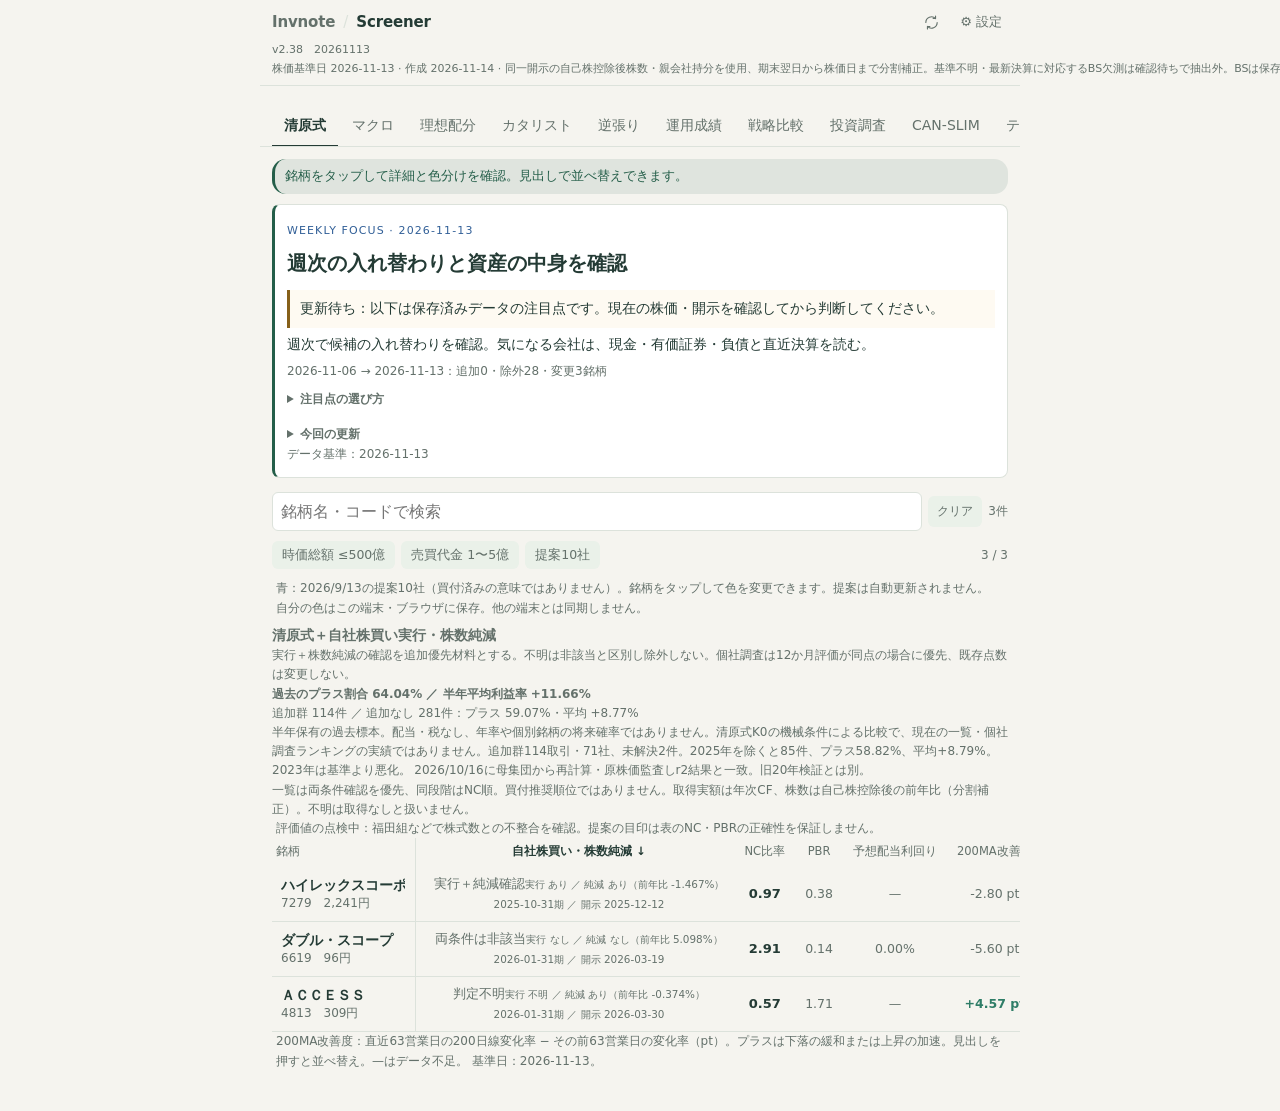
<file: screener/index.html>
<!DOCTYPE html>
<html lang="ja">
<head>
<meta charset="utf-8">
<meta name="viewport" content="width=device-width, initial-scale=1, viewport-fit=cover">
<meta name="apple-mobile-web-app-capable" content="yes">
<meta name="apple-mobile-web-app-status-bar-style" content="black-translucent">
<meta name="apple-mobile-web-app-title" content="Screener">
<meta name="theme-color" content="#F1F3F5">
<link rel="apple-touch-icon" href="../invnote-icon.png?v=silver-no-line-20261004">
<link rel="icon" href="../invnote-icon.svg?v=silver-no-line-20261004" type="image/svg+xml">
<title>Screener</title>
<style>
:root{
  --bg:#F1F3F5; --sur:#FFFFFF; --ink:#1C2733; --mut:#6B7785; --line:#D9DEE3; --soft:#E9EDF0;
  --up:#C8322B; --dn:#2E7D67; --amb:#B7791F; --blu:#2F5F9E;
  --r:10px; --sans:-apple-system,"Hiragino Sans","Noto Sans JP","Yu Gothic UI",system-ui,sans-serif;
  color-scheme:light;
}
[data-theme=dark]{
  --bg:#12171C; --sur:#1B2229; --ink:#E6EAEE; --mut:#8A96A3; --line:#2B343D; --soft:#232C35;
  --up:#E4574F; --dn:#4FB394; --amb:#D9A441; --blu:#6E9BD6;
  color-scheme:dark;
}
*{box-sizing:border-box;margin:0;padding:0}
html,body{background:var(--bg);color:var(--ink);font:15px/1.6 var(--sans);-webkit-text-size-adjust:100%}
button{background:none;border:0;cursor:pointer;font:inherit;color:inherit}
a{color:var(--blu);text-decoration:none}
:focus-visible{outline:2px solid var(--blu);outline-offset:2px}
@media(prefers-reduced-motion:reduce){*{transition:none!important;animation:none!important}}
.num{font-variant-numeric:tabular-nums}

/* 横スクロールは表とタブに限定。親のoverflowはstickyを無効にするため付けない。 */
#app{max-width:760px;margin:0 auto;padding:0 12px calc(40px + env(safe-area-inset-bottom))}
body::before{content:"";position:fixed;top:0;left:0;right:0;height:env(safe-area-inset-top,0px);background:var(--bg);z-index:30;pointer-events:none}
header{display:grid;grid-template-columns:minmax(0,1fr) auto auto;align-items:center;gap:2px 8px;padding:calc(6px + env(safe-area-inset-top)) 12px 8px;
  position:sticky;top:0;z-index:20;background:var(--bg);margin:0 -12px}
header::after{content:"";position:absolute;left:0;right:0;bottom:0;height:1px;background:var(--line)}
header h1{font:600 15px/1 var(--sans);letter-spacing:-.01em}
.header-meta{grid-column:1/-1;display:flex;flex-wrap:wrap;gap:2px 12px;align-items:baseline}
#ver,#stat{font-size:11px;font-weight:400;color:var(--mut);white-space:nowrap;font-variant-numeric:tabular-nums}
.wm{display:flex;align-items:baseline;gap:0;white-space:nowrap;flex:none;margin-left:-8px}
.wm a,.wm b{font:600 15px/1 var(--sans);letter-spacing:-.01em;padding:8px;border-radius:8px;text-decoration:none}
.wm b{color:var(--ink)}
.wm a{color:var(--mut)}
.wm a:active,.wm a:hover{color:var(--ink);background:var(--soft);text-decoration:none}
.wm span{color:var(--line);font-size:15px;font-weight:300}
#reload{color:var(--mut);padding:6px;border-radius:8px;display:flex;align-items:center}
#reload:hover{color:var(--ink);background:var(--soft)}
#reload.busy svg{animation:spin .8s linear infinite}
@keyframes spin{to{transform:rotate(360deg)}}

.cycle{font-size:12.5px;color:var(--mut);padding:10px 4px;font-variant-numeric:tabular-nums}
.cycle b{color:var(--ink);font-weight:600}

nav#tabs{display:flex;gap:2px;overflow-x:auto;margin:0 -12px 12px;padding:0 12px;border-bottom:1px solid var(--line);scrollbar-width:none;
  position:sticky;top:var(--header-height,76px);z-index:19;background:var(--bg)}
nav#tabs::-webkit-scrollbar{display:none}
nav#tabs button{padding:8px 12px 9px;color:var(--mut);font-size:14px;white-space:nowrap;border-bottom:2px solid transparent;margin-bottom:-1px}
nav#tabs button.on{color:var(--ink);font-weight:600;border-bottom-color:var(--ink)}
section[hidden]{display:none}

.bar{display:flex;gap:6px;align-items:center;margin-bottom:10px;flex-wrap:wrap}
.chip{border:1px solid transparent;border-radius:6px;padding:3px 9px;font-size:12.5px;color:var(--mut);background:var(--soft);white-space:nowrap}
.chip.on{background:var(--ink);color:var(--sur);border-color:var(--ink)}
.cnt{font-size:12px;color:var(--mut);margin-left:auto}

.tblwrap{overflow-x:auto;margin:0 -12px;padding:0 12px;scrollbar-width:none}
.tblwrap::-webkit-scrollbar{display:none}
table.rows{min-width:100%;border-collapse:collapse;font-size:13px;white-space:nowrap}
table.rows th{position:sticky;top:0;background:var(--bg);color:var(--mut);font-weight:500;font-size:11.5px;text-align:center;padding:4px 10px 6px;border-bottom:1px solid var(--line);cursor:pointer;user-select:none}
table.rows th:first-child{text-align:left;padding-left:4px;width:11em;min-width:11em}
table.rows th:nth-child(2),table.rows td:nth-child(2){padding-left:18px}
table.rows th:last-child,table.rows td:last-child{padding-right:16px}
table.rows th[aria-sort]{color:var(--ink);font-weight:600}
table.rows th[aria-sort=descending]::after{content:" ↓"}
table.rows th[aria-sort=ascending]::after{content:" ↑"}
table.rows td{padding:7px 10px;border-bottom:1px solid var(--line);vertical-align:middle;text-align:center;font-variant-numeric:tabular-nums}
table.rows td:first-child{text-align:left;padding-left:4px}
/* 銘柄名は固定幅。長い名前はこのセルの中だけ横スクロールして読む */
table.rows td.nm{width:11em;max-width:11em;padding-right:10px;border-right:1px solid var(--line)}
table.rows th:first-child{border-right:1px solid var(--line);padding-right:10px}
table.rows td.nm b,table.rows td.nm small{display:block;overflow-x:auto;white-space:nowrap;scrollbar-width:none}
table.rows td.nm b::-webkit-scrollbar,table.rows td.nm small::-webkit-scrollbar{display:none}
table.rows tr.r{cursor:pointer}
table.rows td.nm b{font-weight:600;font-size:14px;display:block;line-height:1.3}
table.rows td.nm small{color:var(--mut);font-size:12px}
table.rows td.nc{font-weight:600;color:var(--ink)}
table.rows td.mu{color:var(--mut);font-size:12.5px}
.ma200-improving{color:var(--dn);font-weight:600}
.mark-blue{--mark:var(--blu)}.mark-green{--mark:var(--dn)}.mark-yellow{--mark:var(--amb)}.mark-red{--mark:var(--up)}
#cand tr[class*="mark-"] td{background:color-mix(in srgb,var(--mark) 10%,var(--bg))}
#cand tr[class*="mark-"] td.nm{box-shadow:inset 4px 0 var(--mark);padding-left:9px}
.pick-label{display:block;font-size:11px;color:var(--blu);white-space:normal;line-height:1.4;margin-top:3px}
.mark-controls{display:flex;flex-wrap:wrap;gap:6px;margin-top:10px;max-width:calc(100vw - 48px)}
.mark-controls button{min-height:44px;min-width:44px;border:1px solid var(--line);border-radius:7px;padding:6px 10px}
.mark-controls button[aria-pressed=true]{outline:2px solid var(--ink);outline-offset:1px}
.mark-controls button[class*="mark-"]{color:var(--mark);background:color-mix(in srgb,var(--mark) 10%,var(--sur))}
table.rows tr.detail td{text-align:left;white-space:normal;background:var(--sur);padding:8px 10px;cursor:default}
.links{display:flex;gap:4px;flex-wrap:wrap;margin-top:6px}
.links a{font-size:12px;padding:2px 9px;border:1px solid var(--line);border-radius:999px;color:var(--mut)}
.links a:hover{color:var(--blu);border-color:var(--blu)}
.meta{font-size:12px;color:var(--mut);margin-top:6px}

.stk{background:var(--sur);border:1px solid var(--line);border-radius:var(--r);padding:10px 12px;margin-bottom:8px;border-left:4px solid var(--line)}
.stk[data-s=記録]{border-left-color:var(--amb)}
.stk[data-s=売却済]{border-left-color:var(--dn)}
.stk[data-s=テーマ]{border-left-color:var(--blu)}
.shead{display:flex;align-items:center;gap:8px;flex-wrap:wrap}
.shead .code{font-variant-numeric:tabular-nums;color:var(--mut);font-size:13px}
.shead .name{font-weight:600;font-size:16px}
.shead .cnt{margin-left:auto}
.slast{font-size:13px;color:var(--mut);margin-top:4px}
.score-summary{display:grid;grid-template-columns:repeat(3,1fr);gap:6px;margin-top:10px}
.score-summary div{background:var(--sur);border:1px solid var(--line);border-radius:var(--r);padding:9px 8px;text-align:center}
.score-summary b{display:block;font-size:16px;font-weight:600;font-variant-numeric:tabular-nums}
.score-summary span{display:block;font-size:11px;color:var(--mut);white-space:nowrap}
.score-note{font-size:11px;color:var(--mut);margin:6px 4px 0}
.body{font-size:14px;margin-top:6px;white-space:pre-wrap;word-break:break-word}
.body .k{color:var(--mut);font-size:12px;margin-right:6px}
.body .warn{color:var(--amb)}
details{margin-top:6px}
summary{font-size:12px;color:var(--mut);cursor:pointer}
details ul{padding-left:1.2em;font-size:12.5px;color:var(--mut);margin-top:4px}
details li{margin:2px 0}
pre{background:var(--sur);border:1px solid var(--line);border-radius:var(--r);padding:10px 12px;font:11px/1.5 "SF Mono",Consolas,"MS Gothic",monospace;color:var(--mut);overflow-x:auto;margin-top:8px}

.sum{display:grid;grid-template-columns:1fr 1fr;gap:8px;margin-bottom:8px}
.sum div{background:var(--sur);border:1px solid var(--line);border-radius:var(--r);padding:10px 12px}
.sum b{display:block;font-size:20px;font-variant-numeric:tabular-nums;font-weight:600}
.sum span{font-size:12px;color:var(--mut);display:block}
.sum .up{color:var(--up)}.sum .dn{color:var(--dn)}
.hint{font-size:12px;color:var(--mut);padding:0 4px}
#edit{color:var(--mut);padding:6px;border-radius:8px;display:flex;align-items:center}
#edit:hover,#edit.on{color:var(--ink);background:var(--soft)}
#tabEdit{background:var(--bg);color:var(--ink);border:0;border-radius:0;position:fixed;inset:0;width:100%;height:100dvh;max-width:none;max-height:none;padding:0 max(12px,calc((100vw - 736px)/2)) calc(24px + env(safe-area-inset-bottom));margin:0;overflow-y:auto}
#tabEdit::backdrop{background:var(--bg)}
.settings-head{display:flex;align-items:center;justify-content:space-between;position:sticky;top:0;background:var(--bg);padding:calc(10px + env(safe-area-inset-top)) 0 10px;z-index:2;border-bottom:1px solid var(--line);margin-bottom:12px}
.led{display:flex;flex-direction:column;gap:4px}
.led .li{display:flex;gap:4px;align-items:center}
.led .li span{flex:1;min-width:0;overflow-wrap:anywhere;border:1px solid var(--line);background:var(--bg);border-radius:6px;padding:5px 8px;font-size:14px}
.led .li button{color:var(--mut);padding:4px 9px;border-radius:6px}
.led .li button:hover{background:var(--soft);color:var(--ink)}
.ehint{font-size:12px;color:var(--mut);margin:8px 0 0}
#tabHidden{display:flex;gap:6px;flex-wrap:wrap;margin-top:8px}
#tabHidden .chip{white-space:normal;overflow-wrap:anywhere;max-width:100%}
/* レーダー */
.rd h3{font-size:13px;color:var(--mut);margin:16px 4px 6px;font-weight:600}
.rd .cl{background:var(--sur);border:1px solid var(--line);border-radius:var(--r);
  padding:9px 11px;margin-bottom:7px;border-left:3px solid var(--blu)}
.rd .cl b{font-size:14px}
.rd .cl .sec{font-size:12px;color:var(--mut);margin-left:6px}
.rd .cl .ld{font-size:12.5px;color:var(--mut);margin-top:3px;line-height:1.5}
.rd .w{display:inline-block;font-size:12.5px;padding:1px 8px;border-radius:5px;
  background:var(--soft);color:var(--ink);margin:4px 4px 0 0}
.rd .w.sig{color:var(--amb);background:color-mix(in srgb,var(--amb) 14%,transparent);font-weight:600}
.rd .kw{background:var(--sur);border:1px solid var(--line);border-radius:var(--r);
  padding:9px 11px;margin-bottom:7px}
.rd .kw b{font-size:14px;color:var(--amb)}
.rd .kw li{font-size:12.5px;color:var(--mut);margin:5px 0;line-height:1.5;list-style:none}
.rd .kw ul{padding:0;margin:6px 0 0}
.rd .q{display:flex;align-items:baseline;gap:8px;padding:7px 4px;border-bottom:1px solid var(--line);
  font-size:13px;cursor:pointer}
.rd .q b{font-weight:600;flex:1;overflow:hidden;text-overflow:ellipsis;white-space:nowrap}
.rd .q .cd{color:var(--mut);font-variant-numeric:tabular-nums;font-size:12px;flex:none}
.rd .q .n{font-variant-numeric:tabular-nums;color:var(--up);font-weight:600;flex:none}
.rd .q .t{font-variant-numeric:tabular-nums;color:var(--mut);font-size:12px;flex:none}
/* 反転タブ: 5000億以上は銘柄名を青、200日線の上は緑 */
#reb tr.big td.nm b{color:var(--blu)}
#reb tr.big td.mcap{color:var(--blu);font-weight:600}
#reb tr.above td.ma200{color:var(--dn);font-weight:600}
#reb tr.above td.nm{box-shadow:inset 3px 0 0 var(--dn)}
#reb table.rows td.nm,#reb table.rows th:first-child{padding-left:10px}
.warn-note{font-size:12.5px;color:var(--amb);background:color-mix(in srgb,var(--amb) 10%,transparent);
  border-radius:var(--r);padding:8px 10px;margin:0 0 10px;line-height:1.5}
.rec h3{font-size:13px;color:var(--mut);margin:16px 4px 6px;font-weight:600}
.rec .row{background:var(--sur);border:1px solid var(--line);border-radius:var(--r);
  padding:8px 10px;margin-bottom:6px;border-left:3px solid var(--line);font-size:13.5px}
.rec .row.ok{border-left-color:var(--dn)}
.rec .row.ng{border-left-color:var(--up);opacity:.85}
.rec .row.soft{border-left-color:var(--amb)}
.rec h3.soft-heading{color:var(--amb)}
.rec .row b{font-weight:600;display:block}
.rec .row span{color:var(--mut);font-size:12.5px}
.rec .row em{font-style:normal;color:var(--ink);font-variant-numeric:tabular-nums}
.rec ul{padding-left:1.4em;padding-right:4px}
.rec li{font-size:13px;color:var(--mut);margin:4px 0;line-height:1.6;overflow-wrap:anywhere}
.empty{padding:28px 4px;color:var(--mut);text-align:center;font-size:14px}
.err{color:var(--up)}
.macro-grid{display:grid;grid-template-columns:repeat(auto-fit,minmax(min(100%,290px),1fr));gap:12px;margin:16px 0}
.macro-card{background:var(--sur);border:1px solid var(--line);border-radius:12px;padding:16px;min-width:0;overflow-wrap:anywhere}
.macro-card p{font-size:13px;line-height:1.65;margin:10px 0}.macro-card small{font-size:11px;line-height:1.6}.macro-card h3{font-size:16px;margin:8px 0}
.macro-changes{display:grid;grid-template-columns:repeat(3,1fr);gap:6px;font-size:12px;margin-top:12px}.macro-changes small{font-size:10px}

/* Same 143px name column as candidate/rebound; cell borders, no outer frame. */
.stock-list-scroll{max-width:100%;overflow-x:auto}
#ideal[data-ideal-view=table] .ideal-list-head,#ideal[data-ideal-view=table] .ideal-row-toggle{grid-template-columns:143px 60px minmax(90px,1fr) 20px;min-width:313px;padding:0;gap:0}
#catalyst[data-layout=table] .cat-list-head,#catalyst[data-layout=table] .cat-toggle{grid-template-columns:143px minmax(65px,1fr) 60px 20px;min-width:288px;padding:0;gap:0}
#ideal[data-ideal-view=table] .ideal-list>.stk,#catalyst[data-layout=table] #catalystCards>.stk{border:0;border-bottom:1px solid var(--line);border-radius:0;margin:0;padding:0}
#ideal[data-ideal-view=table] .stk{min-width:313px}#catalyst[data-layout=table] .stk{min-width:288px}
#ideal[data-ideal-view=table] .ideal-row-toggle>span,#catalyst[data-layout=table] .cat-toggle>span{align-self:stretch;display:flex;flex-direction:column;justify-content:center;padding:7px 10px}
#ideal[data-ideal-view=table] .ideal-row-toggle>.ideal-arrow,#catalyst[data-layout=table] .cat-toggle>.cat-arrow{padding:7px 2px}
#ideal[data-ideal-view=table] .ideal-row-name,#catalyst[data-layout=table] .cat-name,#ideal[data-ideal-view=table] [data-compact-weight]{border-right:1px solid var(--line)}
#ideal[data-ideal-view=table] .ideal-row-number{align-items:center}
#ideal[data-ideal-view=table] .ideal-list-head>span,#catalyst[data-layout=table] .cat-list-head>span{padding:4px 10px 6px;text-align:center;border-bottom:1px solid var(--line)}
#ideal[data-ideal-view=table] .ideal-list-head>span:first-child,#catalyst[data-layout=table] .cat-list-head>span:first-child{text-align:left;border-right:1px solid var(--line)}
#ideal[data-ideal-view=table] .ideal-list-head>span:nth-child(2){border-right:1px solid var(--line)}
#ideal[data-ideal-view=table] .ideal-list-head>span:not(:first-child){text-align:center;display:flex;justify-content:center;align-items:center}
#catalyst[data-layout=table] .cat-list-head>span:nth-child(2),#catalyst[data-layout=table] .cat-toggle>span:nth-child(2){border-right:1px solid var(--line)}
#catalyst[data-layout=table] .cat-toggle>.cat-small{align-items:center;text-align:center;font-variant-numeric:tabular-nums}
#catalyst[data-layout=table] .cat-list-head>span:not(:first-child){display:flex;justify-content:center;align-items:center;text-align:center}
#ideal[data-ideal-view=table] .ideal-row-name .name,#catalyst[data-layout=table] .cat-name .name{display:block;white-space:nowrap;overflow-x:auto;overflow-wrap:normal;scrollbar-width:none;font-family:var(--sans);font-size:14px;font-weight:600;line-height:1.3;letter-spacing:normal}
#ideal[data-ideal-view=table] .ideal-row-name .code,#catalyst[data-layout=table] .cat-name .code{line-height:1.6;letter-spacing:normal}
#ideal .ideal-view-controls,#catalyst .cat-controls{gap:4px;margin:8px 0}
#ideal .ideal-view-controls .chip,#catalyst .cat-controls .chip{font-size:12px;min-height:28px;padding:3px 8px;margin:0}
#catalyst .cat-controls label{font-size:12px;gap:4px}
#catalyst #catalystFilter{font-size:13px;min-height:28px;padding:3px 6px;max-width:116px;border-radius:6px}
#startupTab{font:inherit;font-size:16px;max-width:100%;padding:6px;background:var(--sur);color:var(--ink);border:1px solid var(--line);border-radius:6px}

#macroSettings{position:fixed;inset:env(safe-area-inset-top) 0 env(safe-area-inset-bottom);margin:auto;width:min(560px,calc(100% - 24px));height:min(760px,calc(100dvh - 32px - env(safe-area-inset-top) - env(safe-area-inset-bottom)));max-width:none;max-height:none;overflow-y:auto;overscroll-behavior:contain;padding:0 12px 16px;background:var(--sur);color:var(--ink);border:1px solid var(--line);border-radius:12px}
#macroSettings::backdrop{background:rgba(0,0,0,.65)}
.macro-settings-head{position:sticky;top:0;z-index:1;background:var(--sur);display:flex;align-items:center;justify-content:space-between;gap:8px;padding:12px 0;border-bottom:1px solid var(--line)}
#macroSettingsClose{min-height:40px;flex-shrink:0}#macroSettings label{font-size:13px;line-height:1.6}.macro-setting-input{display:block;width:100%;min-height:40px;font:inherit;font-size:16px;padding:6px 8px;border:1px solid var(--line);border-radius:6px;background:var(--bg);color:var(--ink)}
#ideal .ideal-row-name .code{white-space:normal;overflow-wrap:anywhere}#ideal .ideal-sector{font-size:11px}
</style>
<script src="polish.js?v=2.28" defer></script>
<script src="method-briefing.js?v=1.59" defer></script>
<script src="updates.js?v=1.14" defer></script>
<link rel="stylesheet" href="../workspace.css?v=207b870c9764"><script src="../workspace-frame.js?v=014229e23d13"></script></head>
<body>
<div id="app">
<header>
  <h1 class="wm"><a href="/Invnote/">Invnote</a><span>/</span><b>Screener</b></h1>
  <button id="reload" aria-label="再読込"><svg width="17" height="17" viewBox="0 0 24 24" fill="none" stroke="currentColor" stroke-width="1.6" stroke-linecap="round" stroke-linejoin="round"><path d="M20 12a8 8 0 0 1-13.7 5.6"/><path d="M4 12a8 8 0 0 1 13.7-5.6"/><path d="M17.7 3v3.4h-3.4"/><path d="M6.3 21v-3.4h3.4"/></svg></button>
  <button id="edit" aria-label="タブ設定" aria-expanded="false" aria-controls="tabEdit" style="font-size:13px;white-space:nowrap">⚙ 設定</button>
  <div class="header-meta"><small id="ver"></small><span id="stat">読み込み中</span></div>
</header>
<dialog id="tabEdit" aria-labelledby="settingsTitle"><div class="settings-head"><b id="settingsTitle">タブ設定</b><button id="settingsClose" class="chip" type="button">閉じる</button></div><div style="margin:12px 0"><label for="startupTab">起動時の画面</label> <select id="startupTab"></select><p class="ehint">未設定は清原式。非表示のタブは起動画面に選べません。この端末に保存します。</p></div><div class="led" id="tabLed"></div><p class="ehint">↑↓で並び替え、×で隠す。この端末に保存されます。</p><div id="tabHidden"></div><details><summary>タブ名を変更</summary><p class="ehint">表示名のみ変更します。例：清原式 → 現物、逆張り → 信用。抽出条件や売買ルールは変わりません。空欄で元の名前に戻ります（20文字まで）。</p><form id="tabNames"><div id="tabNameFields"></div><button class="chip" type="submit">名前を保存</button><button class="chip" type="button" id="tabNameReset">名前を初期状態に戻す</button></form></details><p id="tabSettingsStatus" class="ehint" role="status"></p></dialog>
<p class="cycle" id="cycle"></p>
<nav id="tabs"></nav>

<section id="cand">
  <div class="bar">
    <button class="chip" data-f="small">時価総額 ≤500億</button>
    <button class="chip" data-f="thin">売買代金 1〜5億</button>
    <button class="chip" data-f="proposal">提案10社</button>
    <span class="cnt" id="candCount"></span>
  </div>
  <p class="hint" id="proposalHint">青：2026/9/13の提案10社（買付済みの意味ではありません）。銘柄をタップして色を変更できます。提案は自動更新されません。</p>
  <p class="hint" id="markStatus" role="status">自分の色はこの端末・ブラウザに保存。他の端末とは同期しません。</p>
  <div id="kiyoharaBacktest" class="meta" aria-label="清原式と自社株買いの過去検証"></div>
  <p class="hint">評価値の点検中：福田組などで株式数との不整合を確認。提案の目印は表のNC・PBRの正確性を保証しません。</p>
  <div class="tblwrap"><table class="rows">
    <thead><tr>
      <th data-k="name">銘柄</th>
      <th data-k="buyback_priority" aria-sort="descending">自社株買い・株数純減</th>
      <th data-k="nc">NC比率</th>
      <th data-k="pbr">PBR</th>
      <th data-k="dividend_yield">予想配当利回り</th>
      <th data-k="ma200_slope_improvement">200MA改善度</th>
      <th data-k="mcap_oku">時価総額</th>
      <th data-k="turnover_oku">売買代金</th>
    </tr></thead>
    <tbody id="candBody"></tbody>
  </table></div>
  <p class="hint" id="ma200Hint">200MA改善度：直近63営業日の200日線変化率 − その前63営業日の変化率（pt）。プラスは下落の緩和または上昇の加速。見出しを押すと並べ替え。—はデータ不足。</p>
</section>
<section id="cs" hidden>
  <div class="bar" id="csBar"></div>
  <div class="tblwrap"><table class="rows">
    <thead><tr>
      <th data-k="name">銘柄</th>
      <th data-k="score" aria-sort="descending">スコア</th>
      <th data-k="pivot_gap">ピボット</th>
      <th data-k="stop_pct">損切り幅</th>
      <th data-k="mcap_oku">時価総額</th>
      <th data-k="lot_man">100株</th>
    </tr></thead>
    <tbody id="csBody"></tbody>
  </table></div>
</section>
<section id="reb" hidden>
  <p class="warn-note" id="rebNote"></p>
  <div id="rebBacktest" class="meta" aria-label="逆張りの過去検証結果"></div>
  <section id="rebForward" class="meta" aria-label="逆張りの固定後の前向き検証"></section>
  <div class="bar"><label>色で絞り込み <select id="rebColor"><option value="all">すべて</option><option value="blue">青（大型）</option><option value="green">緑（200日線以上）</option><option value="both">青＋緑（両方）</option></select></label><span id="rebCount" class="meta" aria-live="polite"></span></div>
  <p class="meta" style="padding:0 4px 8px"><span style="color:var(--blu);font-weight:600">青</span>＝時価総額5000億以上　<span style="color:var(--dn);font-weight:600">緑の縦線</span>＝200日線の上（買い条件ではありません）</p>
  <div class="tblwrap"><table class="rows">
    <thead><tr>
      <th data-k="name">銘柄</th>
      <th data-k="dd2y" aria-sort="ascending">2年高値比</th>
      <th data-k="dd6m">半年高値比</th>
      <th data-k="ma50">50日線</th>
      <th data-k="ma200">200日線</th>
      <th data-k="mcap_oku">時価総額</th>
    </tr></thead>
    <tbody id="rebBody"></tbody>
  </table></div>
</section>
<section id="catalyst" hidden></section>
<section id="ideal" hidden></section>
<section id="radar" hidden></section>
<section id="rec" hidden></section>
<section id="hold" hidden></section>
<section id="theme" hidden></section>
<section id="status" hidden></section>
<section id="macro" hidden></section>
<section id="compare" hidden></section>
<section id="research" hidden></section>
</div>

<script>
(async function(){
  const VER="2.38";  // 投資調査ワークフローを統合
  /* Invnote と同じテーマ設定を読む（localStorage invnote_v1 の theme） */
  try{const S=JSON.parse(localStorage.getItem("invnote_v1")||"{}");
    if(S.theme==="dark"){document.documentElement.dataset.theme="dark";document.querySelector('meta[name=theme-color]').content="#12171C";}}catch(e){}

  const $=s=>document.querySelector(s), $$=s=>[...document.querySelectorAll(s)];
  const header=$('header');
  const syncHeaderHeight=()=>document.documentElement.style.setProperty('--header-height',`${header.getBoundingClientRect().height}px`);
  new ResizeObserver(syncHeaderHeight).observe(header);
  syncHeaderHeight();
  $('#ver').textContent=`v${VER}`;
  const esc=s=>String(s??'').replace(/[&<>"]/g,c=>({'&':'&amp;','<':'&lt;','>':'&gt;','"':'&quot;'}[c]));
  const fmt=(v,d=2)=>v==null||v===''?'—':Number(v).toLocaleString('ja-JP',{minimumFractionDigits:d,maximumFractionDigits:d});
  const pct=v=>v==null?'—':(v>=0?'+':'')+(v*100).toFixed(1)+'%';
  const kabutan=c=>`https://kabutan.jp/stock/?code=${c}`;
  const tv=c=>`https://jp.tradingview.com/chart/?symbol=TSE%3A${c}`;
  const linkRow=c=>`<div class="links"><a href="../#company/${encodeURIComponent(c)}" ${parent!==window?'data-workspace-company="'+esc(c)+'"':''}>note</a><a href="${kabutan(c)}" target="_blank" rel="noopener">株探</a><a href="${tv(c)}" target="_blank" rel="noopener">TradingView</a></div>`;

  async function load(name){
    const r=await fetch(`data/${name}.json?v=${Date.now()}`,{cache:'no-store'});
    if(!r.ok) throw new Error(`${name}.json が読めません (${r.status})`);
    return JSON.parse((await r.text()).replace(/^\uFEFF/,''));
  }

  /* タブ：並び替え・スワイプ */
  const TABS=[{v:'cand',t:'清原式'},{v:'macro',t:'マクロ'},{v:'ideal',t:'理想配分'},{v:'catalyst',t:'カタリスト'},{v:'reb',t:'逆張り'},{v:'hold',t:'運用成績'},{v:'compare',t:'戦略比較'},{v:'research',t:'投資調査'},{v:'cs',t:'CAN-SLIM'},{v:'theme',t:'テーマ'},{v:'radar',t:'レーダー'},{v:'status',t:'検証'},{v:'rec',t:'記録'}];
  const workspaceMode=parent!==window&&new URLSearchParams(location.search).get('workspace')==='1';
  const tdef=v=>TABS.find(x=>x.v===v);
  const visibleTab=v=>order.includes(v)||(workspaceMode&&!!tdef(v));
  if(workspaceMode){const style=document.createElement('style');style.textContent='#tabs{display:none!important}';document.head.append(style);}
  const NAME_KEY='screener_tab_names_v1';
  let tabNames={};
  try{const names=JSON.parse(localStorage.getItem(NAME_KEY)||'{}');
    for(const t of TABS){const n=names?.[t.v];if(typeof n==='string'&&n.trim())tabNames[t.v]=Array.from(n.trim()).slice(0,20).join('');}
  }catch(e){}
  const tabTitle=v=>tabNames[v]||tdef(v).t;
  const TKEY='screener_tabs';
  let order;
  try{order=(JSON.parse(localStorage.getItem(TKEY))||[]).filter(tdef);}catch(e){order=[];}
  if(!order.length) order=TABS.map(x=>x.v);
  // 既存の並び順を維持し、新タブだけ一度追加。以後は非表示設定を尊重。
  try{if(!localStorage.getItem('screener_catalyst_tab_v1')){
    if(!order.includes('catalyst'))order.splice(1,0,'catalyst');
    localStorage.setItem(TKEY,JSON.stringify(order));
    localStorage.setItem('screener_catalyst_tab_v1','1');
  }}catch(e){if(!order.includes('catalyst'))order.splice(1,0,'catalyst');}
  try{if(!localStorage.getItem('screener_ideal_tab_v1')){
    if(!order.includes('ideal'))order.splice(1,0,'ideal');
    localStorage.setItem(TKEY,JSON.stringify(order));
    localStorage.setItem('screener_ideal_tab_v1','1');
  }}catch(e){if(!order.includes('ideal'))order.splice(1,0,'ideal');}
  try{if(!localStorage.getItem('screener_macro_tab_v1')){
    if(!order.includes('macro'))order.splice(1,0,'macro');
    localStorage.setItem(TKEY,JSON.stringify(order));
    localStorage.setItem('screener_macro_tab_v1','1');
  }}catch(e){if(!order.includes('macro'))order.splice(1,0,'macro');}
  const START_KEY='screener_start_tab_v1';let startTab='cand';
  try{if(!localStorage.getItem('screener_compare_tab_v1')){
    if(!order.includes('compare'))order.splice(order.includes('hold')?order.indexOf('hold')+1:order.length,0,'compare');
    localStorage.setItem(TKEY,JSON.stringify(order));localStorage.setItem('screener_compare_tab_v1','1');
  }}catch(e){if(!order.includes('compare'))order.push('compare');}
  try{if(!localStorage.getItem('screener_research_tab_v1')){if(!order.includes('research'))order.splice(order.indexOf('cand')>=0?order.indexOf('cand')+1:order.length,0,'research');localStorage.setItem(TKEY,JSON.stringify(order));localStorage.setItem('screener_research_tab_v1','1');}}catch{if(!order.includes('research'))order.push('research');}
  try{const saved=localStorage.getItem(START_KEY);if(tdef(saved))startTab=saved;}catch{}
  const initialTab=()=>order.includes(startTab)?startTab:order.includes('cand')?'cand':order[0];
  let view=visibleTab(location.hash.slice(1))?location.hash.slice(1):initialTab();
  function renderStartup(){const el=$('#startupTab');el.innerHTML=order.map(v=>'<option value="'+v+'">'+esc(tabTitle(v))+'</option>').join('');el.value=initialTab();}
  $('#startupTab').addEventListener('change',e=>{try{localStorage.setItem(START_KEY,e.target.value);startTab=e.target.value;$('#tabSettingsStatus').textContent='起動画面を保存しました。次回の起動から反映します。';}catch{renderStartup();$('#tabSettingsStatus').textContent='起動画面を保存できませんでした。変更は未確定です。';}});
  const saveOrder=()=>{try{localStorage.setItem(TKEY,JSON.stringify(order));}catch(e){}};
  function renderTabs(){
    $('#tabs').innerHTML=order.map(v=>`<button data-tab="${v}"${v===view?' class="on"':''}>${esc(tabTitle(v))}</button>`).join('');
    TABS.forEach(t=>{const s=document.getElementById(t.v); if(s) s.hidden=(t.v!==view);});
  }
  function show(v){if(!visibleTab(v))return;view=v;renderTabs();window.screenerRefreshMeta?.();window.scrollTo(0,0);}
  window.addEventListener('hashchange',()=>{const tab=location.hash.slice(1);if(visibleTab(tab))show(tab);});
  document.addEventListener('click',e=>{const a=e.target.closest('[data-workspace-company]');if(workspaceMode&&a){e.preventDefault();parent.postMessage({type:'screener:company',code:a.dataset.workspaceCompany},location.origin);}});
  $('#tabs').addEventListener('click',e=>{const b=e.target.closest('[data-tab]');if(b)show(b.dataset.tab);});
  $('#reload').addEventListener('click',()=>{$('#reload').classList.add('busy');
    location.replace(location.pathname+'?'+(workspaceMode?'workspace=1&':'')+'r='+Date.now()+location.hash);});
  function renderLed(){
    renderStartup();
    $('#tabLed').innerHTML=order.map((v,i)=>`<div class="li"><span>${esc(tabTitle(v))}</span><button data-mv="-1" data-i="${i}" aria-label="上へ">↑</button><button data-mv="1" data-i="${i}" aria-label="下へ">↓</button><button data-hide="${v}" aria-label="隠す">×</button></div>`).join('');
    const hid=TABS.map(x=>x.v).filter(v=>!order.includes(v));
    $('#tabHidden').innerHTML=hid.map(v=>`<button class="chip" data-show="${v}">${esc(tabTitle(v))} を戻す</button>`).join('');
  }
  function nameFields(){
    $('#tabNameFields').innerHTML=TABS.map(t=>`<label style="display:block;margin:8px 0;font-size:12px">${esc(t.t)}<input data-tab-name="${t.v}" aria-label="${esc(t.t)}の表示名" maxlength="40" placeholder="${esc(t.t)}" value="${esc(tabNames[t.v]||'')}" style="display:block;width:100%;min-width:0;padding:7px;border:1px solid var(--line);border-radius:6px;background:var(--sur);color:var(--ink);font:inherit;font-size:16px"></label>`).join('');
  }
  function saveNames(next){
    try{localStorage.setItem(NAME_KEY,JSON.stringify(next));}
    catch(e){$('#tabSettingsStatus').textContent='名前を保存できませんでした。変更は未確定です。ブラウザの保存設定を確認してください。';return;}
    tabNames=next;renderTabs();renderLed();nameFields();$('#tabSettingsStatus').textContent='タブ名をこの端末に保存しました。他の端末とは同期しません。';
  }
  $('#tabNames').addEventListener('submit',e=>{e.preventDefault();const next={};
    for(const el of $$('#tabNameFields input')){const n=el.value.trim();if(Array.from(n).length>20){$('#tabSettingsStatus').textContent='タブ名は20文字以内にしてください。';return;}if(n)next[el.dataset.tabName]=n;}
    saveNames(next);
  });
  $('#tabNameReset').addEventListener('click',()=>saveNames({}));
  let settingsOverflow='';
  $('#edit').addEventListener('click',()=>{const p=$('#tabEdit');if(p.open)return;renderLed();nameFields();settingsOverflow=document.body.style.overflow;document.body.style.overflow='hidden';p.showModal();p.scrollTop=0;$('#edit').setAttribute('aria-expanded','true');$('#settingsClose').focus();});
  $('#settingsClose').addEventListener('click',()=>$('#tabEdit').close());
  $('#tabEdit').addEventListener('close',()=>{document.body.style.overflow=settingsOverflow;$('#edit').setAttribute('aria-expanded','false');$('#edit').focus();});
  $('#tabEdit').addEventListener('click',e=>{
    const b=e.target.closest('button');if(!b)return;
    if(b.dataset.show){order=[...order,b.dataset.show];}
    else if(b.dataset.hide){if(order.length<=1)return;order=order.filter(v=>v!==b.dataset.hide);if(view===b.dataset.hide)view=order[0];}
    else if(b.dataset.mv){const i=+b.dataset.i,j=i+ +b.dataset.mv;if(j<0||j>=order.length)return;[order[i],order[j]]=[order[j],order[i]];}
    else return;
    saveOrder();renderTabs();renderLed();
  });
  let sx=0,sy=0,sw=false;
  document.addEventListener('touchstart',e=>{const t=e.touches[0];sx=t.clientX;sy=t.clientY;
    sw=!e.target.closest('.tblwrap,.bar,#tabEdit,a,button,details,input,select');},{passive:true});
  document.addEventListener('touchend',e=>{
    if(workspaceMode||!sw)return;const t=e.changedTouches[0],dx=t.clientX-sx,dy=t.clientY-sy;
    if(Math.abs(dx)<70||Math.abs(dy)>50)return;
    const i=order.indexOf(view)+(dx<0?1:-1);if(i<0||i>=order.length)return;
    show(order[i]);
    const b=document.querySelector(`#tabs [data-tab="${order[i]}"]`);if(b)b.scrollIntoView({inline:'center',block:'nearest'});
  },{passive:true});
  renderTabs();
  import('./research-tab.js?v=2.42').then(m=>m.mount(document.getElementById('research'))).catch(()=>{document.getElementById('research').textContent='投資調査を読み込めません。再読込してください。';});
  import('./strategy-comparison.js?v=2.34').then(m=>m.mount(document.getElementById('compare')))
    .catch(()=>{document.getElementById('compare').textContent='戦略比較を読み込めません。再読込してください。';});
  import('./macro.js?v=1.49').then(m=>m.mountMacro(document.getElementById('macro')))
    .catch(()=>{document.getElementById('macro').textContent='マクロ画面を読み込めません。再読込してください。';});
  import('./ideal.js?v=2.28').then(m=>m.mount(document.getElementById('ideal')))
    .catch(()=>{$('#ideal').textContent='理想配分を読み込めません。更新ボタンで再読込してください。';});
  import('./performance.js?v=2.28').then(m=>m.mount(document.getElementById('hold')))
    .catch(()=>{$('#hold').textContent='運用成績を読み込めません。更新ボタンで再読込してください。保存データは削除していません。';});

  // 調査データの失敗を既存タブへ波及させない。
  load('catalysts').then(data=>{
    const root=$('#catalyst');
    let layout='table';
    const rankKey='screener_catalyst_order_v1';
    const original=[...(data.items||[])].sort((a,b)=>(a.rank??Infinity)-(b.rank??Infinity));
    let order=original.map(x=>x.code),rankNotice='';
    try{const saved=JSON.parse(localStorage.getItem(rankKey)||'null');if(saved!==null){
      if(!Array.isArray(saved)||saved.some(x=>typeof x!=='string')||new Set(saved).size!==saved.length)throw Error('invalid order');
      const valid=new Set(order);order=[...saved.filter(x=>valid.has(x)),...order.filter(x=>!saved.includes(x))];
    }}catch(e){rankNotice='保存した優先順を読めないため、初期の調査順を表示しています。';}
    root.innerHTML=`<style>
      #catalyst .cat-toggle{display:grid;grid-template-columns:minmax(0,1fr) 65px 45px 16px;gap:6px;align-items:center;width:100%;min-height:48px;padding:8px 10px;text-align:left;border:0;background:transparent;color:var(--ink);font:inherit;cursor:pointer}
      #catalyst .cat-name{min-width:0;display:flex;flex-direction:column;overflow-wrap:anywhere}#catalyst .cat-name .code{order:2;font-size:12px;font-weight:400;color:var(--mut);font-variant-numeric:tabular-nums}#catalyst .cat-name .name{order:1;font-size:14px;font-weight:600;white-space:normal;overflow-wrap:anywhere;line-height:1.3}
      #catalyst .cat-small{font-size:12px;text-align:center}#catalyst .cat-detail{padding:0 12px 12px;overflow-wrap:anywhere}#catalyst .cat-detail[hidden]{display:none}
      #catalyst .cat-list-head{display:grid;grid-template-columns:minmax(0,1fr) 65px 45px 16px;gap:6px;padding:8px;font-size:11px;color:var(--mut)}#catalyst .cat-list-head span:not(:first-child){text-align:center}
      #catalyst .cat-controls label{display:flex;align-items:center;gap:4px;font-size:12px}#catalystFilter{font:inherit;font-size:16px;min-height:40px;padding:6px 8px;background:var(--sur);color:var(--ink);border:1px solid var(--line);border-radius:8px;max-width:155px}
      #catalyst .cat-controls .chip{min-height:28px;padding:3px 8px;font-size:12px}#catalyst .cat-rank-form{display:flex;flex-wrap:wrap;align-items:center;gap:8px;margin:12px 0}#catalyst .cat-rank-form input{font:inherit;font-size:16px;width:72px;padding:6px;background:var(--sur);color:var(--ink);border:1px solid var(--line);border-radius:6px}
      #catalyst[data-layout=table] .stk{background:var(--bg);padding:0;margin:0;border-radius:0;border-left:1px solid var(--line);border-bottom:0}#catalyst[data-layout=table] .stk:last-child{border-bottom:1px solid var(--line)}
      #catalyst[data-layout=card] .stk{padding:0}#catalyst[data-layout=card] .cat-name .name{font-size:14px}#catalyst[data-layout=card] .cat-toggle{padding:14px 12px}#catalyst[data-layout=card] .cat-list-head{display:none}
      #catalyst .cat-controls{display:flex;flex-wrap:wrap;gap:6px;align-items:center;margin:12px 0}#catalyst [aria-pressed=true]{background:var(--ink);color:var(--sur)}#catalyst .cat-toggle:focus-visible{outline:2px solid currentColor;outline-offset:-2px}
      </style><p class="hint">調査日 ${esc(data.date)} · ${esc(data.edition)}<br>銘柄をタップして調査内容を開きます。優先度は調査順で、買い順位ではありません。</p>
      <details><summary>調査の位置づけ・注意事項</summary><p class="hint">全業種から探す構造変化・カタリスト<br>${esc(data.note)}</p></details>
      <div class="cat-controls"><label>表示 <select id="catalystFilter"><option value="all">すべて</option><option value="deep">深掘り候補</option><option value="watch">監視候補</option></select></label><button type="button" class="chip" data-cat-mode="table">表</button><button type="button" class="chip" data-cat-mode="card">カード</button></div><p id="catalystViewStatus" class="hint" role="status"></p>
      <p class="hint">優先度は展開して変更できます。変更はこの端末だけに保存され、同じ順位に移すと他の銘柄がずれます。</p><button class="chip" type="button" id="catRankReset">初期の調査順に戻す</button><p class="hint" id="catRankStatus" role="status">${esc(rankNotice)}</p>
      <div class="stock-list-scroll"><div class="cat-list-head" aria-hidden="true"><span>銘柄</span><span>区分</span><span>優先度</span><span></span></div><div id="catalystCards"></div></div>`;
    const draw=()=>{
      const mode=$('#catalystFilter').value;
      const items=order.map(code=>original.find(x=>x.code===code)).filter(x=>x&&(mode==='all'||x.group===mode));
      root.dataset.layout=layout;
      root.querySelectorAll('[data-cat-mode]').forEach(b=>b.setAttribute('aria-pressed',String(b.dataset.catMode===layout)));
      $('#catalystCards').innerHTML=items.map((x,i)=>`<article class="stk" style="overflow-wrap:anywhere">
        <button type="button" class="cat-toggle" data-cat-code="${esc(x.code)}" aria-expanded="${layout==='card'}" aria-controls="cat-detail-${i}"><span class="cat-name"><span class="code">${esc(x.code)}</span><span class="name">${esc(x.name)}</span></span><span class="cat-small">${x.group==='deep'?'深掘り':x.group==='watch'?'監視':esc(x.group)}</span><span class="cat-small">${order.indexOf(x.code)+1}</span><span class="cat-small cat-arrow" aria-hidden="true">${layout==='card'?'−':'＋'}</span></button><div class="cat-detail" id="cat-detail-${i}" ${layout==='card'?'':'hidden'}>
        <p class="slast">${esc(x.status)} · 初期の調査優先度 ${esc(x.rank)}</p>
        <form class="cat-rank-form" data-rank-code="${esc(x.code)}"><label>自分の優先度 <input aria-label="${esc(x.name)}の優先度" type="number" name="rank" min="1" max="${order.length}" step="1" value="${order.indexOf(x.code)+1}" required></label><button type="submit" class="chip">順番を保存</button></form>
        <div class="body"><b>変化・カタリスト</b><p>${esc(x.thesis)}</p>
        <b>次に確認すること</b><p>${esc(x.next_check)}</p>
        <details><summary>懸念点・反証と出典</summary><p>${esc(x.risk)}</p>
        <p>${(x.sources||[]).filter(s=>/^https:\/\//i.test(s.url)).map(s=>`<a href="${esc(s.url)}" target="_blank" rel="noopener noreferrer">${esc(s.title)}</a>`).join(' / ')}</p></details></div>
        ${/^[0-9A-Z]{4}$/.test(x.code)?linkRow(x.code):''}</div></article>`).join('')||'<p class="empty">該当する調査候補はありません</p>';
      import('./list-marks.js?v=2.26').then(m=>m.decorate(root));
      root.querySelectorAll('.cat-toggle').forEach(b=>b.onclick=()=>{const open=b.getAttribute('aria-expanded')!=='true';b.setAttribute('aria-expanded',String(open));root.querySelector('#'+b.getAttribute('aria-controls')).hidden=!open;b.querySelector('.cat-arrow').textContent=open?'−':'＋';});
      root.querySelectorAll('.cat-rank-form').forEach(f=>f.onsubmit=e=>{e.preventDefault();const rank=Number(f.elements.rank.value),code=f.dataset.rankCode;
        if(!Number.isInteger(rank)||rank<1||rank>order.length){$('#catRankStatus').textContent=`優先度は1〜${order.length}の整数で指定してください。`;return;}
        const next=order.filter(x=>x!==code);next.splice(rank-1,0,code);
        try{localStorage.setItem(rankKey,JSON.stringify(next));}catch(e){$('#catRankStatus').textContent='保存できませんでした。優先順は変更していません。';return;}
        order=next;draw();$('#catRankStatus').textContent='優先順をこの端末に保存しました。元の調査内容は変更していません。';
        const button=[...root.querySelectorAll('.cat-toggle')].find(b=>b.dataset.catCode===code);if(button){if(layout==='table')button.click();button.focus();}
      });
    };
    $('#catRankReset').onclick=()=>{try{localStorage.removeItem(rankKey);}catch(e){$('#catRankStatus').textContent='保存を解除できませんでした。優先順は変更していません。';return;}order=original.map(x=>x.code);draw();$('#catRankStatus').textContent='初期の調査順に戻しました。';};
    root.querySelectorAll('[data-cat-mode]').forEach(b=>b.onclick=()=>{layout=b.dataset.catMode;$('#catalystViewStatus').textContent='再読込時は表モードで始まります。';draw();});
    $('#catalystFilter').addEventListener('change',draw);draw();
  }).catch(()=>{$('#catalyst').innerHTML='<p class="empty">カタリスト調査を読み込めません。更新ボタンで再読込してください。</p>';});

  let index,status,cand,themes,cs;
  try{[index,status,cand,themes]=await Promise.all(['index','status','candidates','themes'].map(load));}
  catch(e){$('#stat').textContent='';$('#candBody').innerHTML=`<tr><td colspan="6" class="empty err">${esc(e.message)}</td></tr>`;return;}
  try{cs=await load('canslim');}catch(e){cs={date:null,count:0,buckets:{},items:[]};}
  let reb,rec;
  try{reb=await load('rebound');}catch(e){reb={date:null,count:0,items:[],note:''};}
  try{rec=await load('verdicts');}catch(e){rec=null;}
  let rad;
  try{rad=await load('radar');}catch(e){rad=null;}

  /* header */
  $('#ver').textContent=`v${VER}　${cand.date}`;
  const metaDate=value=>{const t=String(value||'');return /^\d{8}$/.test(t)?t.slice(0,4)+'-'+t.slice(4,6)+'-'+t.slice(6):/^\d{4}-\d{2}-\d{2}/.test(t)?t.slice(0,10):'未確認';};
  window.screenerRefreshMeta=()=>{
    const data={cand:cand,reb:reb,cs:cs,theme:themes,radar:rad,status:status,rec:rec}[view];
    $('#stat').textContent=data?(data.priceDate?'株価基準日 '+metaDate(data.priceDate)+(data.generatedAt?' · 作成 '+metaDate(data.generatedAt):''):'データ日 '+metaDate(data.date||data.as_of||data.generated_at||data.updated))+(data.financialNote?' · '+data.financialNote:''):'';
    if(workspaceMode)parent.postMessage({type:'workspace:meta',kind:'scr',text:$('#stat').textContent},location.origin);
  };
  window.screenerRefreshMeta();
  const c=index.cycle||{};
  $('#cycle').innerHTML='';


  /* candidates */
  const filt={small:false,thin:false,proposal:false};
  // 2026-09-13時点の裁量提案。既定順位・候補条件とは独立。
  const proposal=new Set(['2153','3151','6419','5946','6118','1899','4620','6463','9413','8052']);
  const MARK_KEY='screener_candidate_marks_v1';
  const markLabels={blue:'青',green:'緑',yellow:'黄',red:'赤',none:'色なし'};
  let marks={};
  try{const saved=JSON.parse(localStorage.getItem(MARK_KEY)||'{}');
    if(saved&&typeof saved==='object'&&!Array.isArray(saved)) for(const [code,value] of Object.entries(saved))
      if(/^[0-9A-Z]{4,5}$/.test(code)&&Object.hasOwn(markLabels,value)) marks[code]=value;
  }catch(e){$('#markStatus').textContent='保存した色を読み込めません。この画面では色を変更できます。';}
  const markFor=code=>marks[code]||(proposal.has(code)?'blue':'none');
  let sortKey='buyback_priority',sortDesc=true;
  const kb=cand.buybackBacktest;
  $('#kiyoharaBacktest').innerHTML=kb?`<h3>清原式＋自社株買い実行・株数純減</h3><p>${esc(cand.buybackRule)}</p><p><b>過去のプラス割合 ${fmt(kb.rows.buyback_and_shrink.positive_pct,2)}% ／ 半年平均利益率 +${fmt(kb.rows.buyback_and_shrink.mean_pct,2)}%</b><br>追加群 ${esc(kb.rows.buyback_and_shrink.evaluated)}件 ／ 追加なし ${esc(kb.rows.baseline.evaluated)}件：プラス ${fmt(kb.rows.baseline.positive_pct,2)}%・平均 +${fmt(kb.rows.baseline.mean_pct,2)}%</p><p>${esc(kb.note)}</p><p>一覧は両条件確認を優先、同段階はNC順。買付推奨順位ではありません。取得実額は年次CF、株数は自己株控除後の前年比（分割補正）。不明は取得なしと扱いません。</p>`:'<p>自社株買いの検証データは未取得です。</p>';
  const rows=$('#candBody');
  if(cand.ma200_date) $('#ma200Hint').textContent+=` 基準日：${cand.ma200_date}。`;
  const improvementText=v=>v==null?'—':v>0?`<span class="ma200-improving">+${fmt(v,2)} pt</span>`:`${fmt(v,2)} pt`;
  function render(){
    let items=cand.items.filter(x=>(!filt.small||x.mcap_oku<=500)&&(!filt.thin||(x.turnover_oku>=1&&x.turnover_oku<=5))&&(!filt.proposal||proposal.has(x.code)));
    items.sort((a,b)=>{const va=a[sortKey],vb=b[sortKey];if(va==null)return vb==null?0:1;if(vb==null)return -1;const r=typeof va==='string'?va.localeCompare(vb,'ja'):(va-vb);return (sortDesc?-r:r)||(sortKey==='buyback_priority'?(b.nc??-Infinity)-(a.nc??-Infinity):0);});
    $('#candCount').textContent=`${items.length} / ${cand.count}`;
    if(!items.length){rows.innerHTML='<tr><td colspan="7" class="empty">条件に合う銘柄がありません</td></tr>';return;}
    rows.innerHTML=items.map(x=>`<tr class="r mark-${markFor(x.code)}" data-code="${esc(x.code)}">
      <td class="nm"><b>${esc(x.name)}</b><small>${esc(x.code)}　${fmt(x.price,0)}円</small>${proposal.has(x.code)?'<span class="pick-label">提案10社 · 9/13</span>':''}${Object.hasOwn(marks,x.code)?`<span class="pick-label">自分の色：${markLabels[marks[x.code]]}</span>`:''}</td>
      <td class="mu">${esc(x.buyback?.label||'判定不明')}<small>実行 ${x.buyback?.executed===true?'あり':x.buyback?.executed===false?'なし':'不明'} ／ 純減 ${x.buyback?.shrunk===true?'あり':x.buyback?.shrunk===false?'なし':'不明'}${x.buyback?.shareChangePct==null?'':'（前年比 '+fmt(x.buyback.shareChangePct,3)+'%）'}<br>${esc(x.buyback?.fyEnd||'—')}期 ／ 開示 ${esc(x.buyback?.disclosed||'—')}</small></td>
      <td class="nc">${fmt(x.nc)}</td>
      <td class="mu">${fmt(x.pbr)}</td>
      <td class="mu">${x.dividend_yield==null?'—':fmt(x.dividend_yield,2)+'%'}</td>
      <td class="mu">${improvementText(x.ma200_slope_improvement)}</td>
      <td class="mu">${fmt(x.mcap_oku,0)}億</td>
      <td class="mu">${fmt(x.turnover_oku,1)}億</td></tr>`).join('');
  }
  rows.addEventListener('click',e=>{
    const paint=e.target.closest('button[data-mark]');
    if(paint){
      const code=paint.dataset.code,value=paint.dataset.mark;
      if(value==='auto') delete marks[code]; else if(Object.hasOwn(markLabels,value)) marks[code]=value; else return;
      try{localStorage.setItem(MARK_KEY,JSON.stringify(marks));$('#markStatus').textContent='色をこの端末に保存しました。他の端末とは同期しません。';}
      catch(err){$('#markStatus').textContent='保存できませんでした。色は再読込すると元に戻ります。';}
      render();
      const target=Array.from(rows.querySelectorAll('tr.r')).find(r=>r.dataset.code===code);
      target?.click();
      rows.querySelector(`button[data-mark="${value}"]`)?.focus();
      return;
    }
    const tr=e.target.closest('tr.r'); if(!tr) return;
    const open=tr.nextElementSibling?.classList.contains('detail');
    $$('tr.detail').forEach(d=>d.remove());
    if(open) return;
    const x=cand.items.find(i=>i.code===tr.dataset.code);
    const d=document.createElement('tr'); d.className='detail';
    d.innerHTML=`<td colspan="7">${linkRow(x.code)}<div class="meta">ネットキャッシュ比率 ${fmt(x.nc)}　PBR ${fmt(x.pbr)}　予想年間配当 ${x.dividend_forecast==null?'—':fmt(x.dividend_forecast,2)+'円'}（開示 ${esc(x.dividend_disclosed||'未確認')}／期末 ${esc(x.dividend_fy_end||'未確認')}）　${esc(x.dividend_note||'会社予想未確認')}　直近BS ${esc(x.bs_date)}　200MA改善度 ${improvementText(x.ma200_slope_improvement)}</div><div class="mark-controls" aria-label="${esc(x.name)}の色">${Object.entries({...markLabels,auto:'初期色に戻す'}).map(([value,label])=>`<button class="mark-${value}" data-mark="${value}" data-code="${esc(x.code)}" aria-pressed="${value===(marks[x.code]||'auto')}">${label}</button>`).join('')}</div></td>`;
    tr.after(d);
  });
  $$('#cand thead th').forEach(th=>th.addEventListener('click',()=>{
    const k=th.dataset.k;
    if(sortKey===k) sortDesc=!sortDesc; else{sortKey=k;sortDesc=k!=='name'&&k!=='pbr';}
    $$('#cand thead th').forEach(t=>t.removeAttribute('aria-sort'));
    th.setAttribute('aria-sort',sortDesc?'descending':'ascending');
    render();
  }));
  $$('.chip').forEach(b=>b.addEventListener('click',()=>{filt[b.dataset.f]=!filt[b.dataset.f];b.classList.toggle('on',filt[b.dataset.f]);render();}));
  render();

  /* CAN-SLIM */
  let csB=null,csKey='score',csDesc=true;
  const csRows=$('#csBody');
  function renderCs(){
    const bk=cs.buckets||{};
    $('#csBar').innerHTML=Object.keys(bk).map(k=>`<button class="chip${csB===k?' on':''}" data-b="${esc(k)}">${esc(k)} ${bk[k]}</button>`).join('')
      +`<span class="cnt" id="csCount"></span>`;
    let items=(cs.items||[]).filter(x=>!csB||x.bucket===csB);
    items.sort((a,b)=>{const va=a[csKey],vb=b[csKey];const r=typeof va==='string'?va.localeCompare(vb,'ja'):((va??-1e9)-(vb??-1e9));return csDesc?-r:r;});
    $('#csCount').textContent=`${items.length} / ${cs.count||0}${cs.date?`　${cs.date}`:''}`;
    if(!items.length){csRows.innerHTML=`<tr><td colspan="6" class="empty">${cs.count?'条件に合う銘柄がありません':'通過銘柄はありません'}</td></tr>`;return;}
    csRows.innerHTML=items.map(x=>`<tr class="r" data-code="${esc(x.code)}">
      <td class="nm"><b>${esc(x.name)}</b><small>${esc(x.code)}　${esc(x.bucket)}${x.sector?'　'+esc(x.sector):''}</small></td>
      <td class="nc">${fmt(x.score,0)}</td>
      <td class="mu">${x.pivot_gap==null?'—':fmt(x.pivot_gap,1)+'%'}</td>
      <td class="mu">${x.stop_pct==null?'—':fmt(x.stop_pct,1)+'%'}</td>
      <td class="mu">${fmt(x.mcap_oku,0)}億</td>
      <td class="mu">${fmt(x.lot_man,1)}万</td></tr>`).join('');
  }
  csRows.addEventListener('click',e=>{
    const tr=e.target.closest('tr.r'); if(!tr) return;
    const open=tr.nextElementSibling?.classList.contains('detail');
    csRows.querySelectorAll('tr.detail').forEach(d=>d.remove());
    if(open) return;
    const x=(cs.items||[]).find(i=>i.code===tr.dataset.code&&(!csB||i.bucket===csB));
    const d=document.createElement('tr'); d.className='detail';
    d.innerHTML=`<td colspan="6">${linkRow(x.code)}<div class="meta">終値 ${fmt(x.price,0)}円　ピボット ${fmt(x.pivot,0)}円（乖離 ${fmt(x.pivot_gap,1)}%）<br>損切り目安 ${fmt(x.stop,0)}円（幅 ${fmt(x.stop_pct,1)}%）　260日 ${fmt(x.r260,0)}%　出来高乾き度 ${fmt(x.vol_dry)}<br>TrendTemplate ${esc(x.tt)}　警告 ${esc(x.warn)}</div></td>`;
    tr.after(d);
  });
  $('#cs').querySelectorAll('thead th').forEach(th=>th.addEventListener('click',()=>{
    const k=th.dataset.k;
    if(csKey===k) csDesc=!csDesc; else{csKey=k;csDesc=k!=='name'&&k!=='stop_pct'&&k!=='lot_man';}
    $('#cs').querySelectorAll('thead th').forEach(t=>t.removeAttribute('aria-sort'));
    th.setAttribute('aria-sort',csDesc?'descending':'ascending');
    renderCs();
  }));
  $('#csBar').addEventListener('click',e=>{const b=e.target.closest('[data-b]');if(!b)return;csB=csB===b.dataset.b?null:b.dataset.b;renderCs();});
  renderCs();

  /* 反転（大型の急落からの立ち上がり） */
  let rebKey=reb.method==='halfprice-double-bottom-15-30-v1'?'rank':'dd2y',rebDesc=false;
  if(rebKey==='rank')$('#reb').querySelectorAll('thead th').forEach(t=>t.removeAttribute('aria-sort'));
  const rebRows=$('#rebBody');
  function renderReb(){
    const fw=reb.forward, froot=$('#rebForward');
    const pct=v=>typeof v==='number'&&Number.isFinite(v)?`${v>0?'+':''}${fmt(v,2)}%`:'—';
    const stateNames={entry_pending:'購入日待ち',holding:'120営業日未経過',completed:'半年評価済み',missing:'価格・係数不足',data_review:'データ訂正・確認待ち'};
    if(fw){
      const s=fw.summary;
      const rows=[...fw.records].reverse().map(r=>`<tr><td>${esc(r.name)}<br>${esc(r.code)}<br>${r.cohort==='late'?'後追い記録・主集計外':r.cohort==='prospective'?'前向き記録':'購入前・区分確定待ち'}</td><td>${esc(r.signalDate)}<br><small>初回記録 ${esc(r.recordedAt)}</small></td><td>${esc(r.entryDate||'次の取引日待ち')}<br>${r.entryOpen==null?'—':fmt(r.entryOpen,2)+'円'}</td><td>${esc(r.exitDate||'日付未確定')}<br>${r.status==='holding'?'あと'+esc(r.remainingSessions)+'営業日':esc(stateNames[r.status]||r.status)}<br>${esc(r.issue||'')}</td><td>${r.status==='completed'?pct(r.netReturn):'—'}</td><td>${pct(r.markReturn)}</td></tr>`).join('');
      froot.innerHTML=`<h3>ルール固定後の前向き検証（仮想売買）</h3><p>開始対象：${esc(fw.startDate)}以降の点灯 ／ 価格基準日 ${esc(fw.asOf)}<br>最終確認 ${esc(fw.checkedAt)}<br>ルール版 ${esc(fw.version)}（変更検知時は停止）</p><p><b>半年後にプラスになった割合 ${s.positiveRate==null?'—':fmt(s.positiveRate,2)+'%'} ／ 平均利益率 ${pct(s.meanReturn)}</b><br>中央値 ${pct(s.medianReturn)} ／ 評価済み ${esc(s.evaluated)}件・利益 ${esc(s.positive)}件<br>記録総数 ${esc(s.signals)}件 ／ 保有中 ${esc(s.holding)}件 ／ 購入日待ち ${esc(s.pending)}件 ／ 確認待ち ${esc(s.unresolved)}件 ／ 後追い ${esc(s.late)}件</p><p>${s.evaluated===0?'まだ半年評価が完了した取引はありません。0%という意味ではありません。':s.sampleInsufficient?'サンプル不足（30件未満）。':''}</p><p>${esc(fw.note)}</p><details><summary>更新・欠測・遅れの扱い</summary><p>${esc(fw.operations)} 日付未確定の売却日は、保存済み取引カレンダーが揃ってから表示します。後追い件数・確認待ち件数は重複する場合があります。途中の参考利益率は最新終値で仮に売却した費用後の値で、半年成績へは混ぜません。</p></details><div style="overflow-x:auto"><table><thead><tr><th>銘柄・区分</th><th>点灯・記録日時</th><th>仮想購入日・始値</th><th>売却日・状態</th><th>半年利益率</th><th>途中の参考利益率</th></tr></thead><tbody>${rows||'<tr><td colspan="6">固定後の新規点灯はまだありません。過去の点灯は遡って追加しません。</td></tr>'}</tbody></table></div>`;
    }else froot.innerHTML='<p>前向き検証の記録が未配信です。過去検証とは別の集計です。</p>';
    const bt=reb.backtest;
    $('#rebBacktest').innerHTML=bt?`<h3>分割調整修正後の過去検証</h3><p><b>プラスになった割合 ${fmt(bt.positiveRate,2)}%　／　平均利益率 +${fmt(bt.meanReturn,2)}%</b><br>中央値 +${fmt(bt.medianReturn,2)}% ／ ${esc(bt.period)}・${esc(bt.evaluated)}件（利益${esc(bt.positive)}件）<br>対TOPIX勝率 ${fmt(bt.topixWinRate,2)}% ／ 平均TOPIX超過 +${fmt(bt.meanExcess,2)}%（プラス割合とは別指標）</p><p>${esc(bt.note)}</p><p>利益寄与の大きい2016・2020年を除くと131件、プラス55.73%、平均+8.25%。2019年は32件、平均−10.67%。</p>`:'';
    $('#rebNote').textContent=(reb.date?'データ日 '+reb.date+' ／ ':'')+(reb.note||'観察リストです。機械的に買うと検証では負けます（リフト0.67）。最終判断は自分で。');
    let items=[...(reb.items||[])];
    const color=$('#rebColor').value;
    items=items.filter(x=>{const blue=x.mcap_oku>=5000,green=x.ma200!=null&&x.ma200>=0;return color==='all'||(color==='blue'&&blue)||(color==='green'&&green)||(color==='both'&&blue&&green);});
    $('#rebCount').textContent=`${items.length} / ${(reb.items||[]).length}銘柄`;
    items.sort((a,b)=>{const va=a[rebKey],vb=b[rebKey];const r=typeof va==='string'?va.localeCompare(vb,'ja'):((va??0)-(vb??0));return rebDesc?-r:r;});
    if(!items.length){rebRows.innerHTML='<tr><td colspan="6" class="empty">該当する銘柄はありません</td></tr>';return;}
    rebRows.innerHTML=items.map(x=>{
      const big=x.mcap_oku>=5000, above=x.ma200!=null&&x.ma200>=0;
      return `<tr class="r${big?' big':''}${above?' above':''}" data-code="${esc(x.code)}">
      <td class="nm"><b>${esc(x.name)}</b><small>${esc(x.code)}　${fmt(x.price,0)}円</small>${x.stage?`<small>${esc(x.stage)} · ${esc(x.fundamental)}</small>`:''}</td>
      <td class="nc">${fmt(x.dd2y,0)}%</td>
      <td class="mu">${x.dd6m==null?'—':fmt(x.dd6m,0)+'%'}</td>
      <td class="mu">${x.ma50>=0?'+':''}${fmt(x.ma50,0)}%</td>
      <td class="mu ma200">${x.ma200==null?'—':(x.ma200>=0?'+':'')+fmt(x.ma200,0)+'%'}</td>
      <td class="mu mcap">${fmt(x.mcap_oku,0)}億</td></tr>`}).join('');
  }
  $('#rebColor').addEventListener('change',renderReb);
  rebRows.addEventListener('click',e=>{
    const tr=e.target.closest('tr.r'); if(!tr) return;
    const open=tr.nextElementSibling?.classList.contains('detail');
    rebRows.querySelectorAll('tr.detail').forEach(d=>d.remove());
    if(open) return;
    const x=(reb.items||[]).find(i=>i.code===tr.dataset.code);
    const d=document.createElement('tr'); d.className='detail';
    d.innerHTML=`<td colspan="6">${linkRow(x.code)}<div class="meta">${x.ma200!=null&&x.ma200>=0?'200日線の上＝ステージ2入り（確認）':'200日線の下＝ステージ1後半（先行）'}${x.mcap_oku>=5000?'　／　時価総額5000億以上':''}<br>2年高値から${fmt(x.dd2y,0)}%${x.dd6m!=null?`　半年高値から${fmt(x.dd6m,0)}%`:''}　50日線比${x.ma50>=0?'+':''}${fmt(x.ma50,0)}%</div></td>`;
    if(x.stage)d.innerHTML=`<td colspan="6">${linkRow(x.code)}<div class="meta">${esc(x.stage)}／${esc(x.reason)}<br>底から${esc(x.bottomAge)}営業日／戻り${fmt(x.reboundPct,1)}%／出来高は前20日平均の${fmt(x.volumeRatio,2)}倍<br>${esc(reb.rankingRule)}<br>${esc(reb.scope)}</div></td>`;
    tr.after(d);
  });
  $('#reb').querySelectorAll('thead th').forEach(th=>th.addEventListener('click',()=>{
    const k=th.dataset.k;
    if(rebKey===k) rebDesc=!rebDesc; else{rebKey=k;rebDesc=k!=='dd2y'&&k!=='name';}
    $('#reb').querySelectorAll('thead th').forEach(t=>t.removeAttribute('aria-sort'));
    th.setAttribute('aria-sort',rebDesc?'descending':'ascending');
    renderReb();
  }));
  renderReb();

  /* レーダー（塊と新しく出てきた言葉） */
  if(rad){
    $('#radar').className='rd';
    const sig=w=>/受注|増産|新工場|設備投資|能力増強|量産|供給|契約|提携|参入|値上|価格改定|需給|逼迫|不足|特需|上方修正|最高益|宇宙|半導体|データセンター|電力|送電|変圧器|銅|アンモニア|水素|原子力|防衛|AI|利上|金利/.test(w);
    const kwHtml=(rad.keywords||[]).filter(k=>(k.news||[]).length).map(k=>
      `<div class="kw"><b>${esc(k.word)}</b><ul>${k.news.map(n=>`<li>${esc(n)}</li>`).join('')}</ul></div>`).join('');
    $('#radar').innerHTML=
      `<p class="warn-note">${esc(rad.note||'')}</p>`+
      (rad.first_run?`<p class="meta" style="padding:0 4px 8px">初回のため「新しく出てきた語」はまだ出ません。来週から前週との差分が出ます。</p>`:'')+
      (kwHtml?`<h3>新しく出てきた言葉で、世界のニュースを引き直した結果</h3>${kwHtml}`:'')+
      `<h3>同時に動いている塊（${(rad.clusters||[]).length}個）</h3>`+
      (rad.clusters||[]).map(c=>`<div class="cl">
        <b>塊${c.no}</b><span class="sec">${c.n}銘柄　${(c.sectors||[]).join(' / ')}</span>
        <div class="ld">中心: ${(c.leaders||[]).map(esc).join('、')}</div>
        ${(c.new_words||[]).length?`<div>${c.new_words.map(w=>`<span class="w${sig(w)?' sig':''}">${esc(w)}</span>`).join('')}</div>`:''}
      </div>`).join('')+
      `<h3>動いているが名前を知られていない銘柄（${(rad.quiet||[]).length}件）</h3>`+
      ((rad.quiet||[]).map(q=>`<div class="q" data-rcode="${esc(q.code)}">
        <span class="cd">${esc(q.code)}</span><b>${esc(q.name)}</b>
        <span class="n">${q.r20>=0?'+':''}${fmt(q.r20,1)}%</span>
        <span class="t">${fmt(q.turnover_oku,0)}億</span></div>`).join('')
        || '<p class="empty">該当なし</p>')+
      `<p class="meta" style="padding:10px 4px">基準日 ${esc(rad.date||'')}</p>`;
    $('#radar').addEventListener('click',e=>{
      const q=e.target.closest('[data-rcode]'); if(!q) return;
      const open=q.nextElementSibling?.classList.contains('det');
      $('#radar').querySelectorAll('.det').forEach(d=>d.remove());
      if(open) return;
      const d=document.createElement('div'); d.className='det';
      d.innerHTML=linkRow(q.dataset.rcode);
      q.after(d);
    });
  }else{
    $('#radar').innerHTML='<p class="empty">レーダーのデータがありません（news_radar.py --json を実行してください）</p>';
  }

  /* 記録（検証結果と、裏付けが弱い参考知見） */
  if(rec){
    $('#rec').className='rec';
    $('#rec').innerHTML=
      `<h3>効いたもの</h3>`+
      (rec.works||[]).map(x=>`<div class="row ok"><b>${esc(x.name)}</b><em>${esc(x.result)}</em>${x.note?`<br><span>${esc(x.note)}</span>`:''}</div>`).join('')+
      `<h3>効かなかったもの（${(rec.failed||[]).length}件）</h3>`+
      (rec.failed||[]).map(x=>`<div class="row ng"><b>${esc(x.name)}</b><em>${esc(x.result)}</em>${x.note?`<br><span>${esc(x.note)}</span>`:''}</div>`).join('')+
      ((rec.notes_soft||[]).length?`<h3 class="soft-heading">参考: 裏付けは弱いが価値があるかもしれないもの（${rec.notes_soft.length}件）</h3>`+
      `<p class="hint">採用を確定した戦略ではなく、今後の検証や実務で参照するための知見です。</p>`+
      rec.notes_soft.map(x=>`<div class="row soft"><b>${esc(x.name)}</b><em>${esc(x.result)}</em>${x.note?`<br><span>${esc(x.note)}</span>`:''}</div>`).join(''):'')+
      `<h3>分かったこと</h3><ul>`+
      (rec.notes||[]).map(x=>`<li>${esc(x)}</li>`).join('')+`</ul>`+
      `<p class="meta" style="padding:10px 4px">更新 ${esc(rec.updated||'')}　同じ戦略を繰り返し試さないための記録です</p>`;
  }else{
    $('#rec').innerHTML='<p class="empty">検証記録がありません（export_json.py を更新してください）</p>';
  }

  /* themes: view only, preserving research data and order */
  const themeRoot=$('#theme');let themeMode='card';
  function drawThemes(){
    themeRoot.dataset.layout=themeMode;
    themeRoot.innerHTML='<style>#theme .theme-controls{display:flex;gap:8px;margin:10px 0}#theme [aria-pressed=true]{background:var(--ink);color:var(--sur)}#theme .theme-toggle{display:grid;grid-template-columns:minmax(0,1fr) 80px 20px;align-items:center;gap:8px;text-align:left;width:100%;padding:10px;font:inherit}#theme .theme-title{font-size:14px;font-weight:600;overflow-wrap:anywhere}#theme .theme-stage{font-size:12px;color:var(--mut);overflow-wrap:anywhere}#theme[data-layout=table] .stk{padding:0;margin:0;border-radius:0;background:var(--bg);border-bottom:1px solid var(--line)}#theme .theme-detail{padding:0 12px 12px;overflow-wrap:anywhere}#theme .theme-detail[hidden]{display:none}#theme .theme-head{display:grid;grid-template-columns:minmax(0,1fr) 80px 20px;gap:8px;padding:6px 10px;color:var(--mut);font-size:12px}#theme[data-layout=card] .theme-head{display:none}</style>'+
      '<div class="theme-controls"><button class="chip" data-theme-mode="table" aria-pressed="'+(themeMode==='table')+'">表モード</button><button class="chip" data-theme-mode="card" aria-pressed="'+(themeMode==='card')+'">カードモード</button></div><p class="hint">テーマをタップすると背景・主導銘柄・ニュースを開けます。</p><div class="theme-head"><span>テーマ</span><span>段階</span><span></span></div>'+
      (themes.items||[]).map((t,i)=>'<article class="stk"><button class="theme-toggle" aria-expanded="'+(themeMode==='card')+'" aria-controls="theme-detail-'+i+'"><span class="theme-title">'+esc(t.theme_name||t.title)+'</span><span class="theme-stage">'+esc(String(t.stage||'').split(/[（(]/)[0].trim())+'</span><span class="theme-arrow">'+(themeMode==='card'?'−':'＋')+'</span></button><div class="theme-detail" id="theme-detail-'+i+'" '+(themeMode==='card'?'':'hidden')+'><div class="slast">'+esc(t.title)+'</div><div class="body">'+esc(t.summary)+'<p><b>段階</b><br>'+esc(t.stage)+'</p><p><b>背景</b><br>'+esc(t.driver)+'</p><p class="warn">'+esc(t.caution)+'</p><p><b>主導</b><br>'+(t.leaders||[]).map(l=>'<a href="'+kabutan(String(l).split(' ')[0])+'" target="_blank" rel="noopener">'+esc(l)+'</a>').join('　')+'</p><p>'+esc(t.earnings)+' '+esc(t.margin)+'<br>'+esc(t.us)+'</p></div>'+(t.news?.length?'<details><summary>ニュース '+t.news.length+'件</summary><ul>'+t.news.map(n=>'<li>'+esc(n)+'</li>').join('')+'</ul></details>':'')+'</div></article>').join('');
    if(!(themes.items||[]).length)themeRoot.insertAdjacentHTML('beforeend','<p class="empty">テーマの塊はありません</p>');
    themeRoot.querySelectorAll('[data-theme-mode]').forEach(button=>button.onclick=()=>{themeMode=button.dataset.themeMode;drawThemes()});
    themeRoot.querySelectorAll('.theme-toggle').forEach(button=>button.onclick=()=>{const open=button.getAttribute('aria-expanded')!=='true';button.setAttribute('aria-expanded',String(open));themeRoot.querySelector('#'+button.getAttribute('aria-controls')).hidden=!open;button.querySelector('.theme-arrow').textContent=open?'−':'＋';});
  }
  drawThemes();

  /* status */
  const st=status.strategies||{};
  const box=(label,s)=>s?`<div><span>${label}　直近3ヶ月</span><b class="${s.last3m>=0?'up':'dn'}">${pct(s.last3m)}</b><span>TOPIX ${pct(s.last3m_topix)}　超過 ${pct(s.last3m-s.last3m_topix)}　${s.months}ヶ月分</span></div>`:'';
  $('#status').innerHTML=`<div class="sum">${box('低PBR単独',st.lowpbr)}</div>
    <p class="hint">清原式の旧20年検証は、分割・開示基準に問題があるため成績表示を停止しています。現在の候補は同一開示の株数から分割補正して再計算。自社株買いの2022～25年・120営業日検証とは別です。過去の候補による前向き比較も旧抽出条件の履歴であり、修正版の実績とは扱いません。</p>`;
})();
</script>
</body>
</html>
</file>
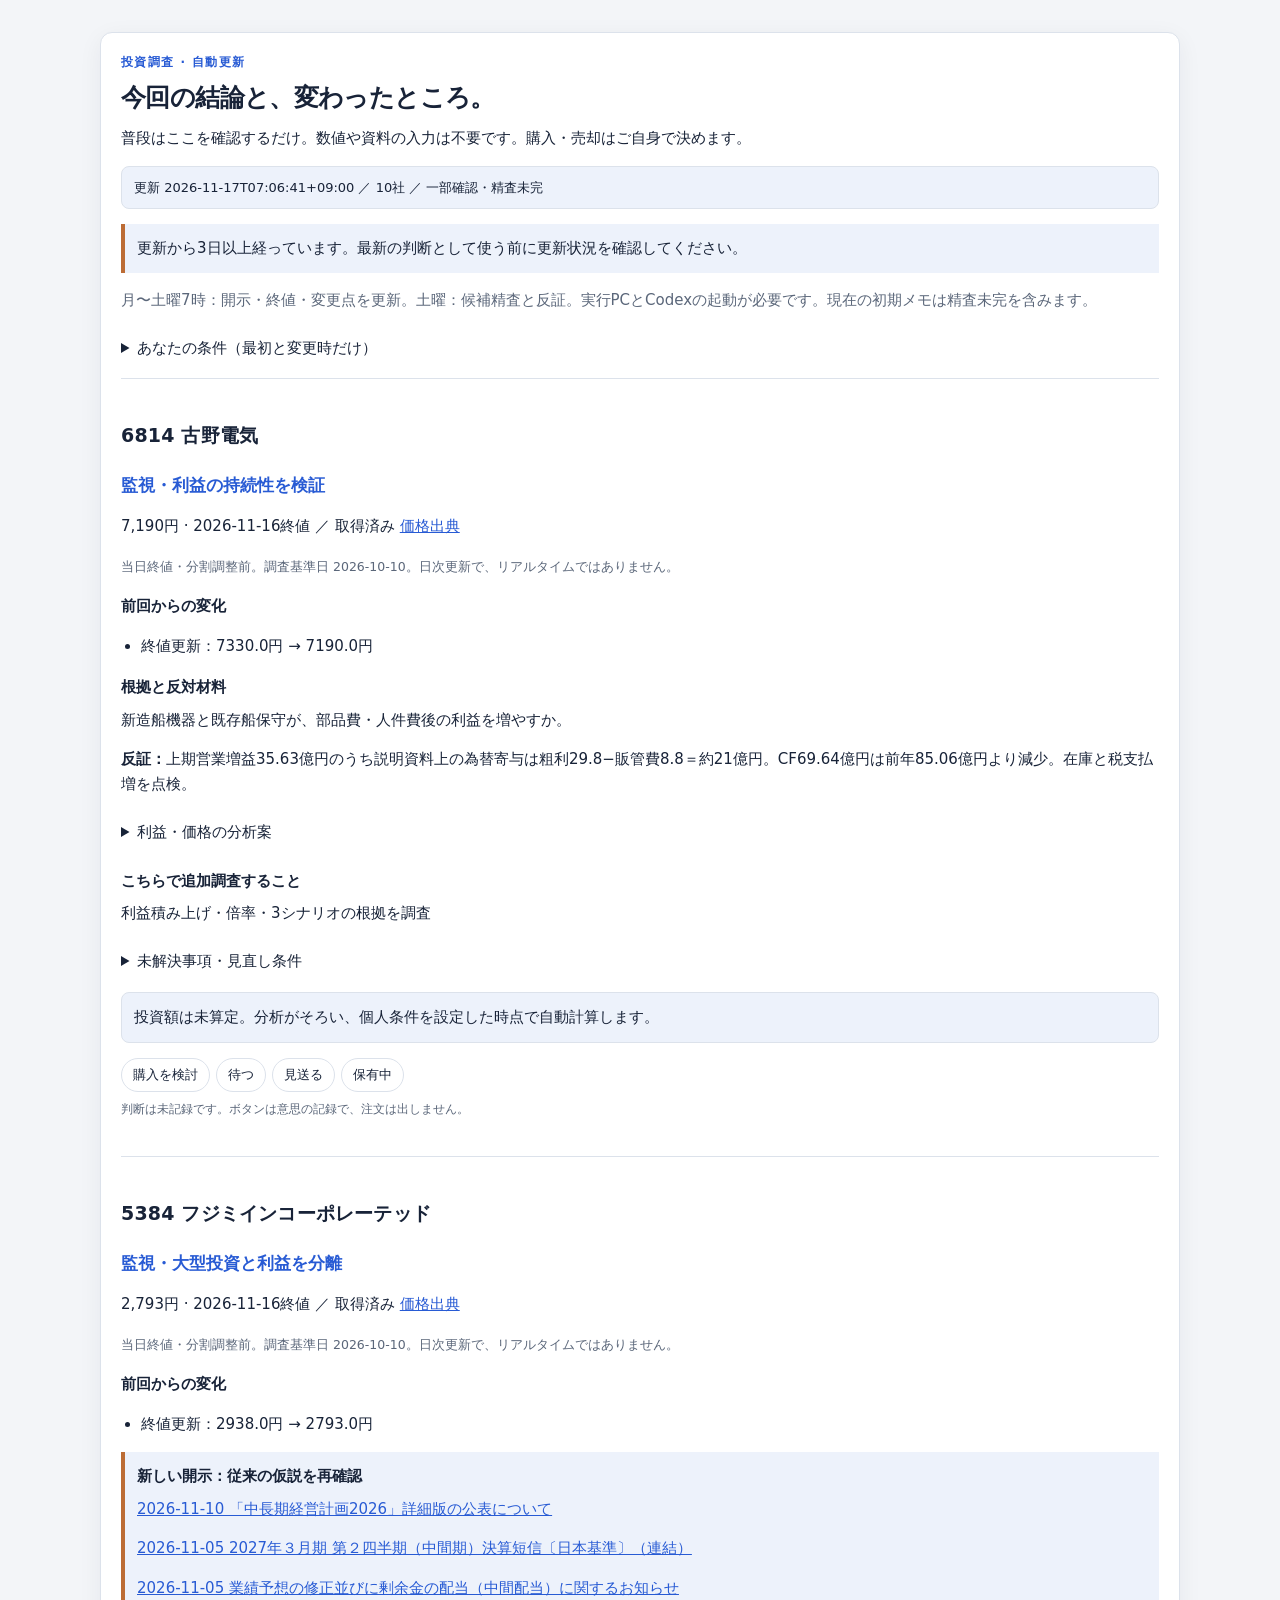
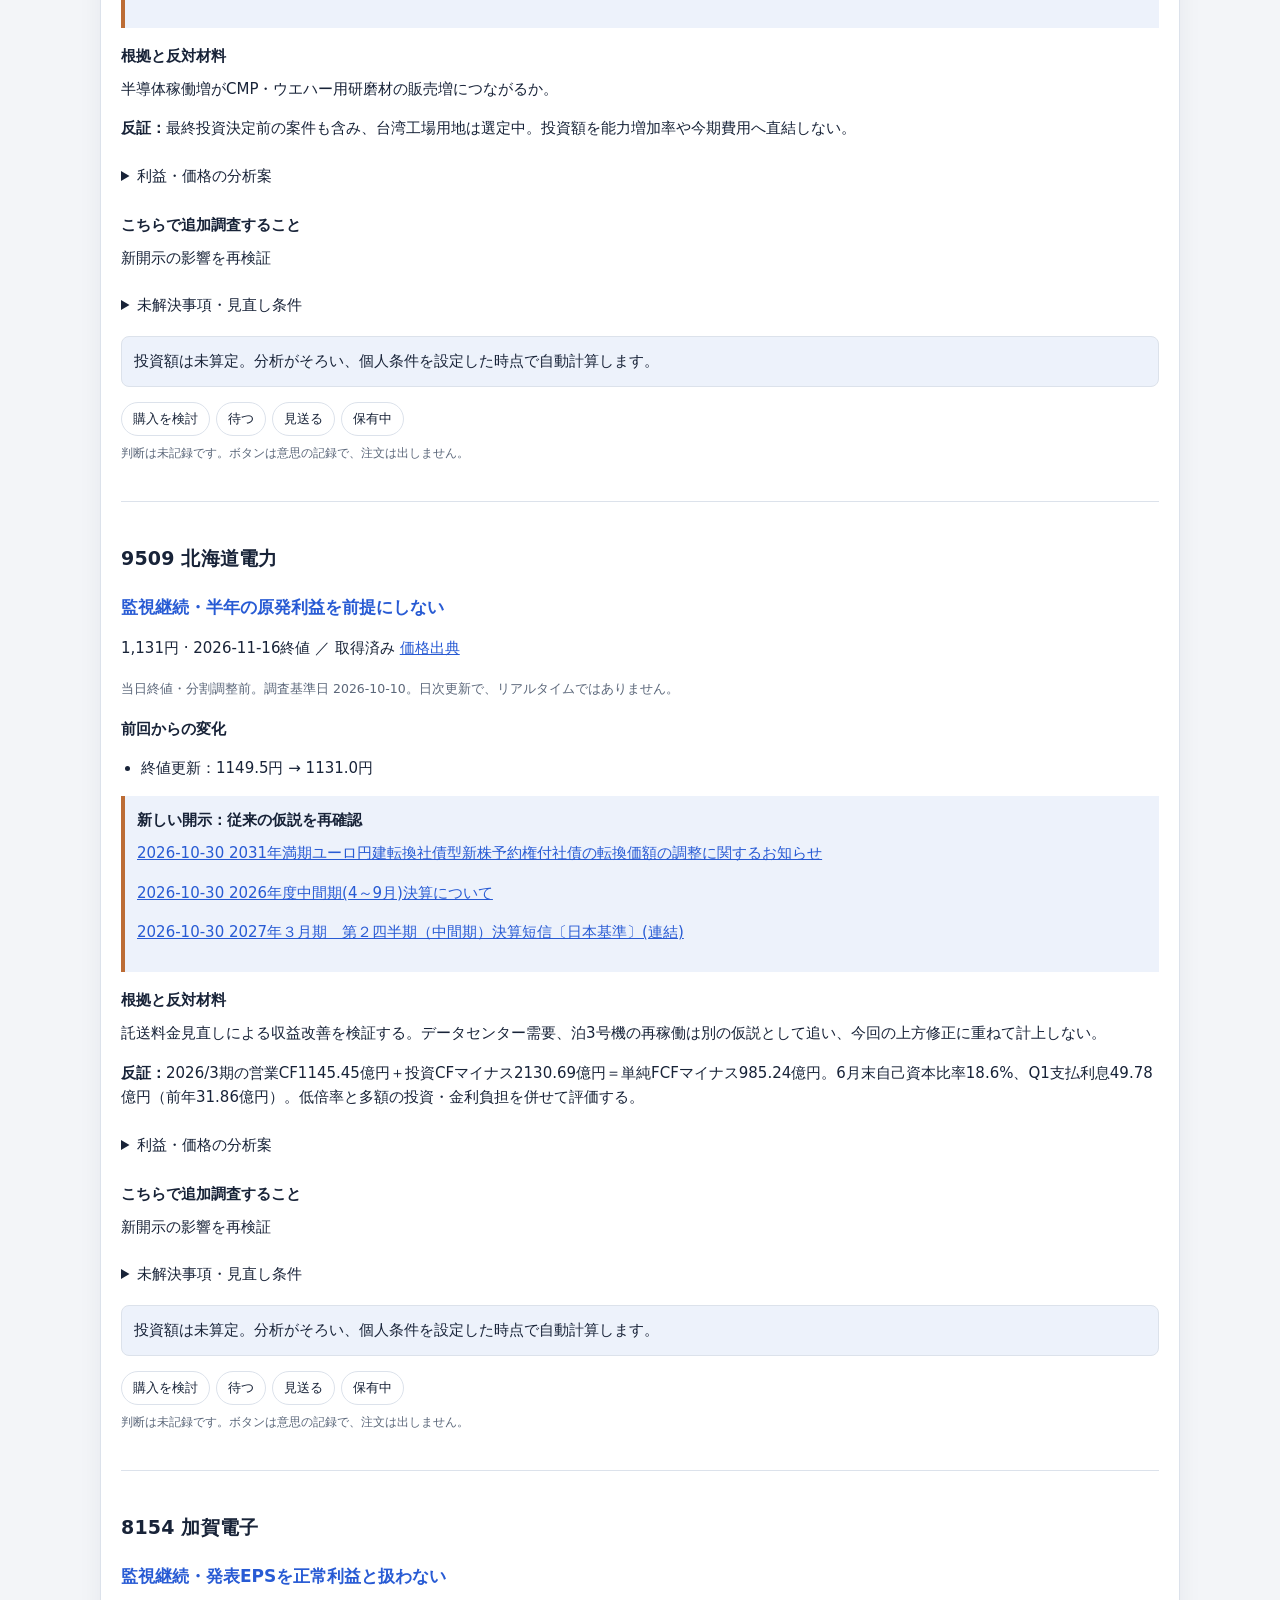
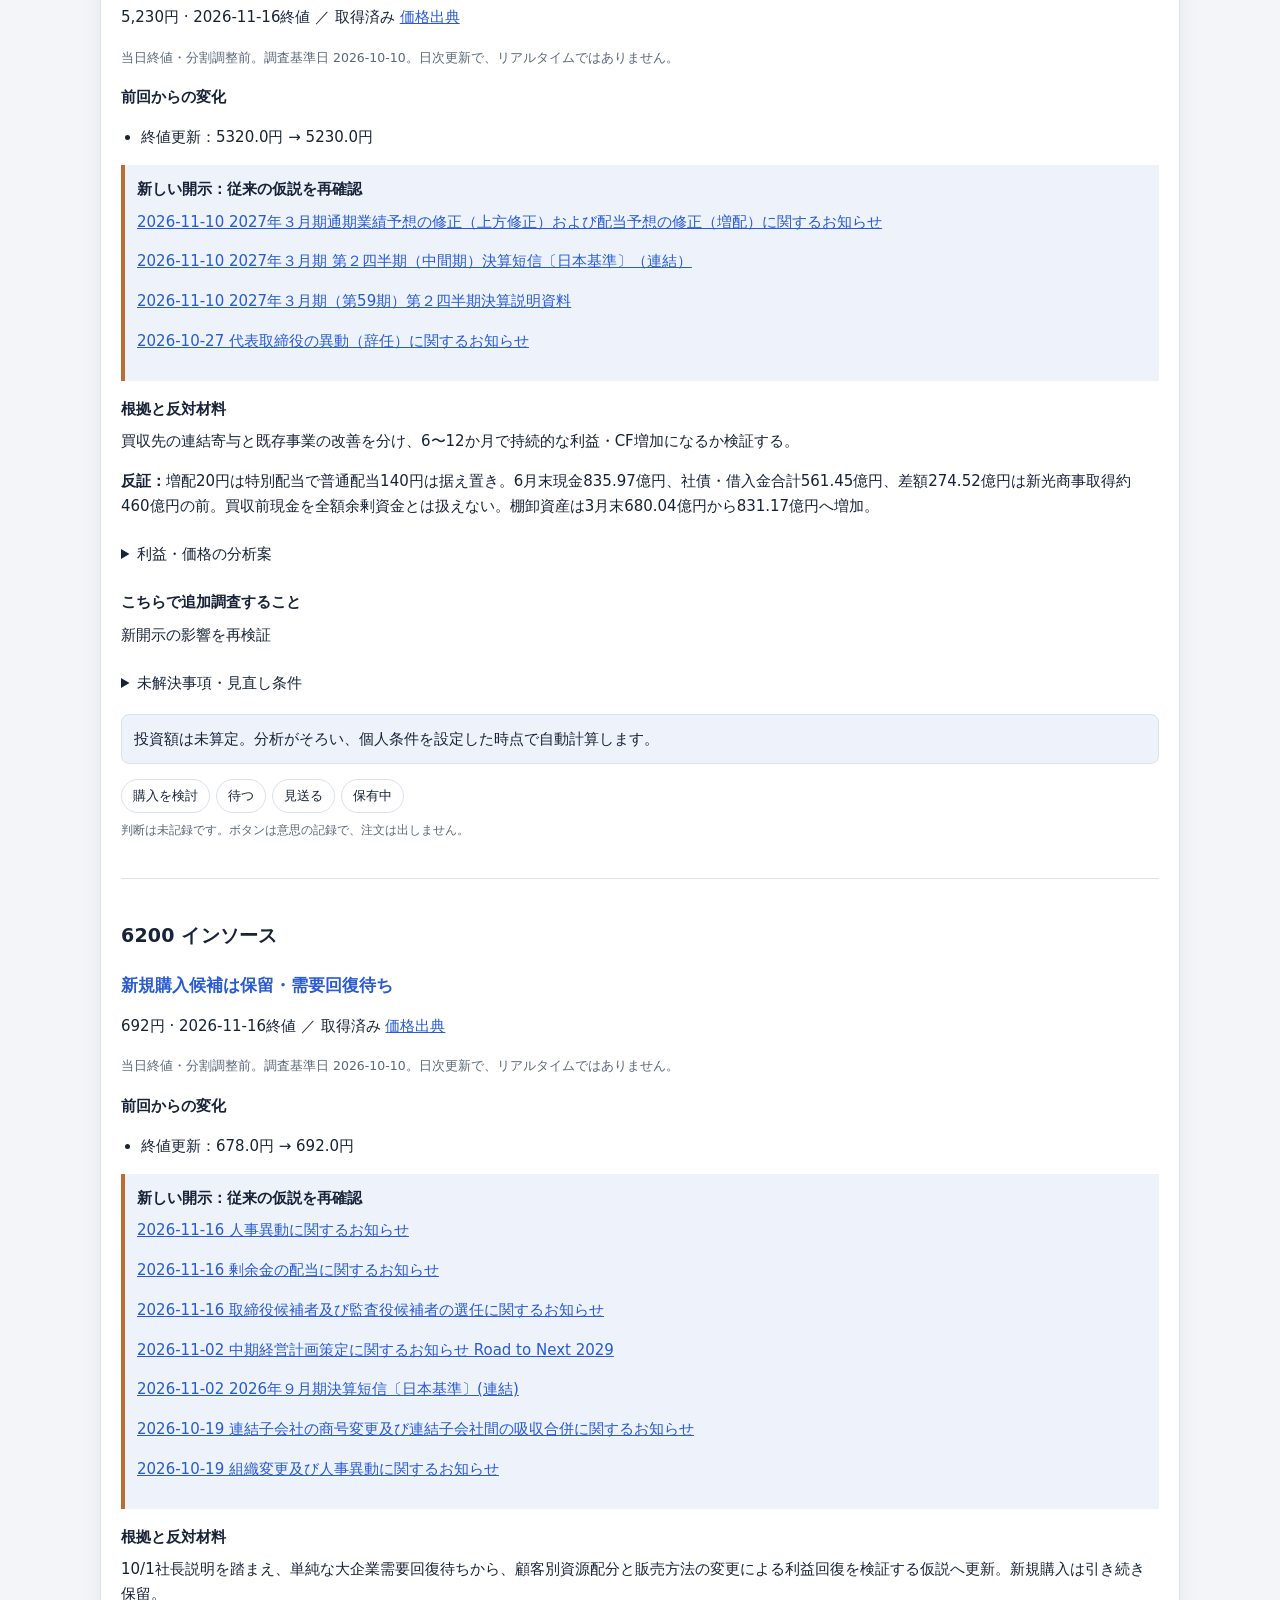
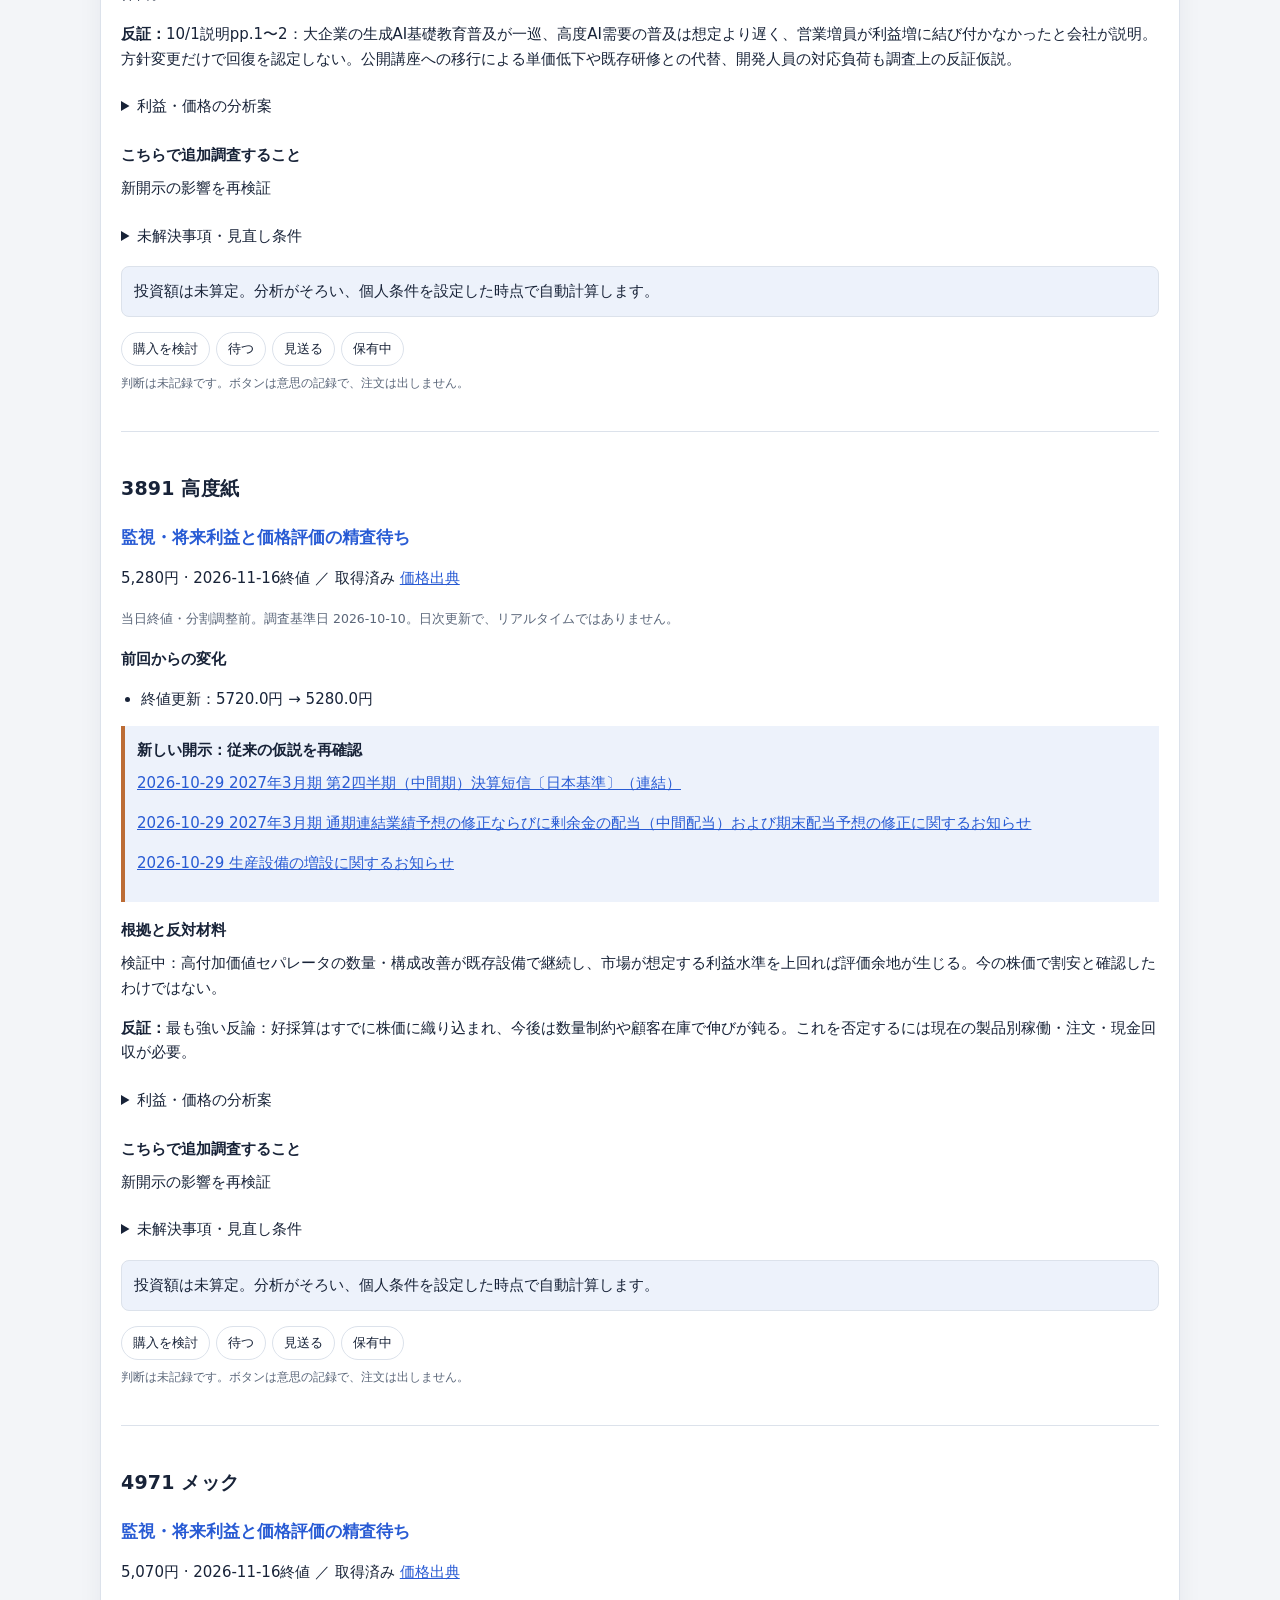
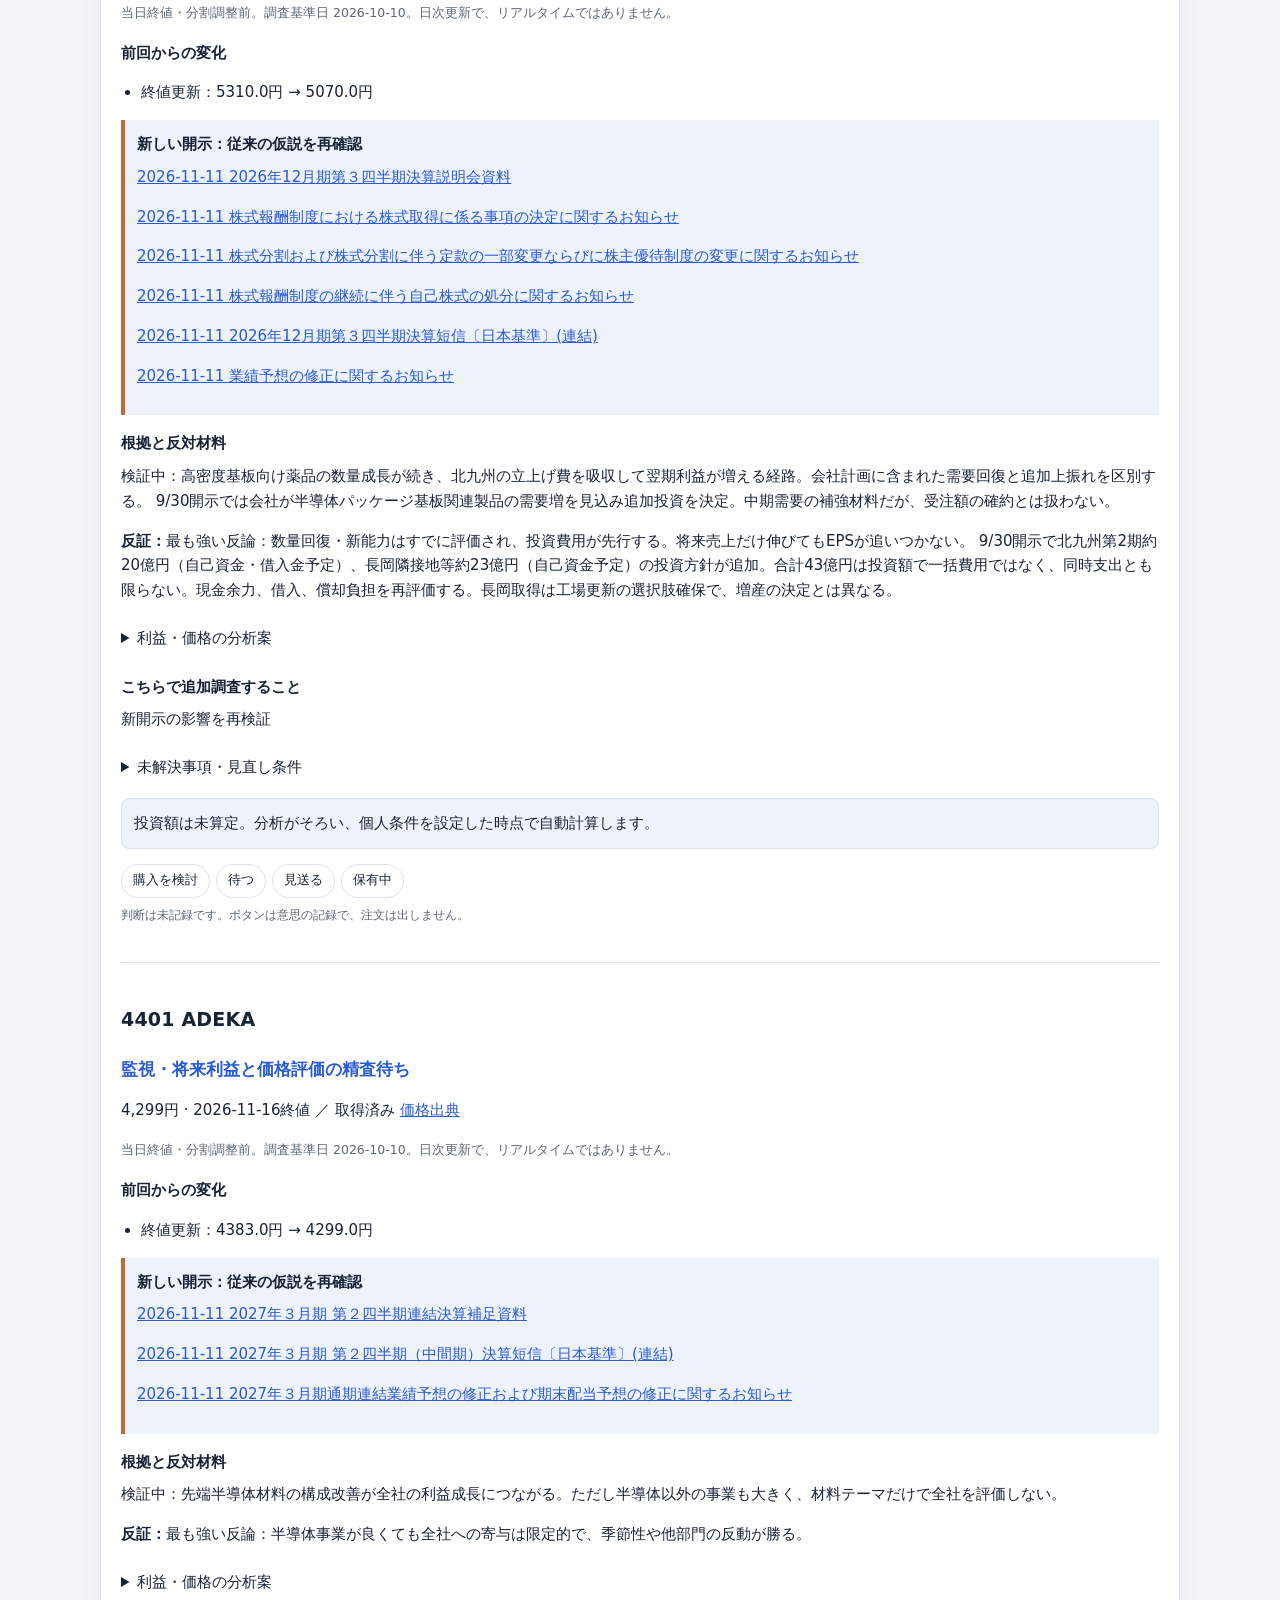
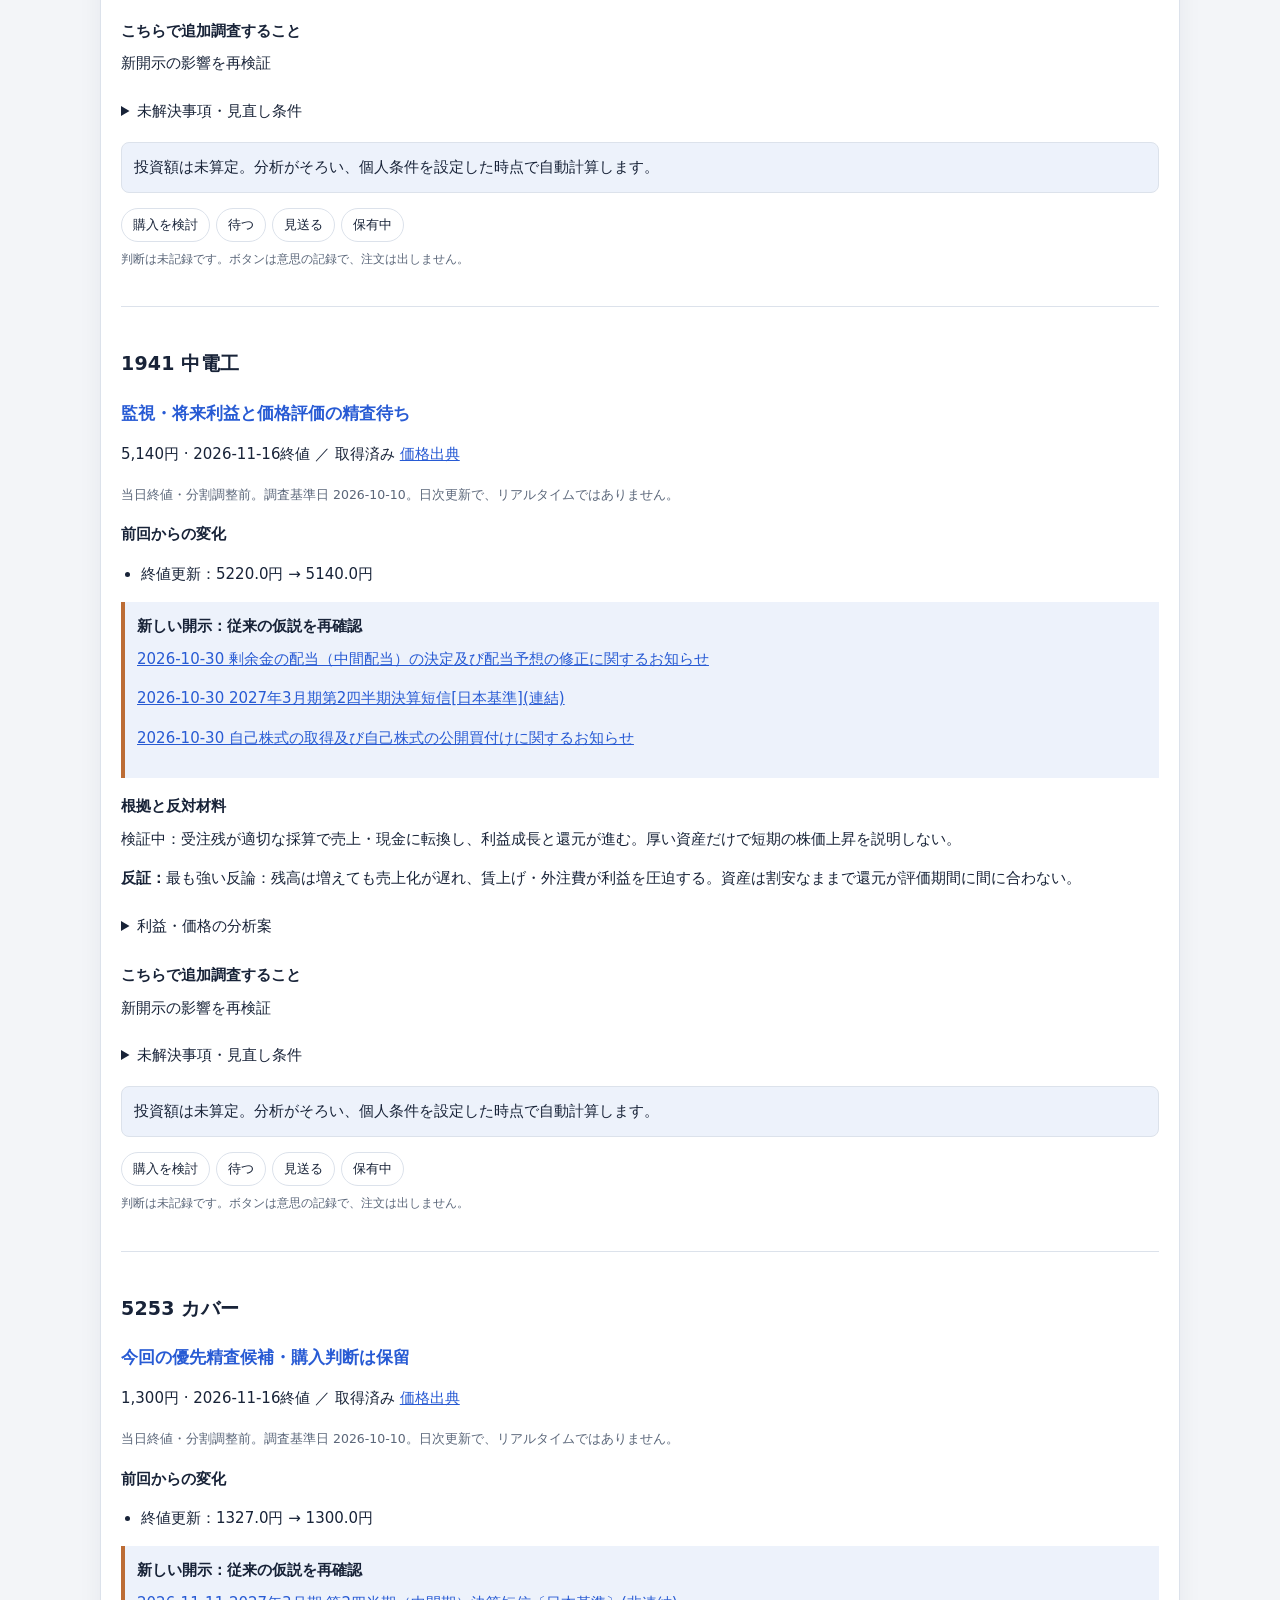
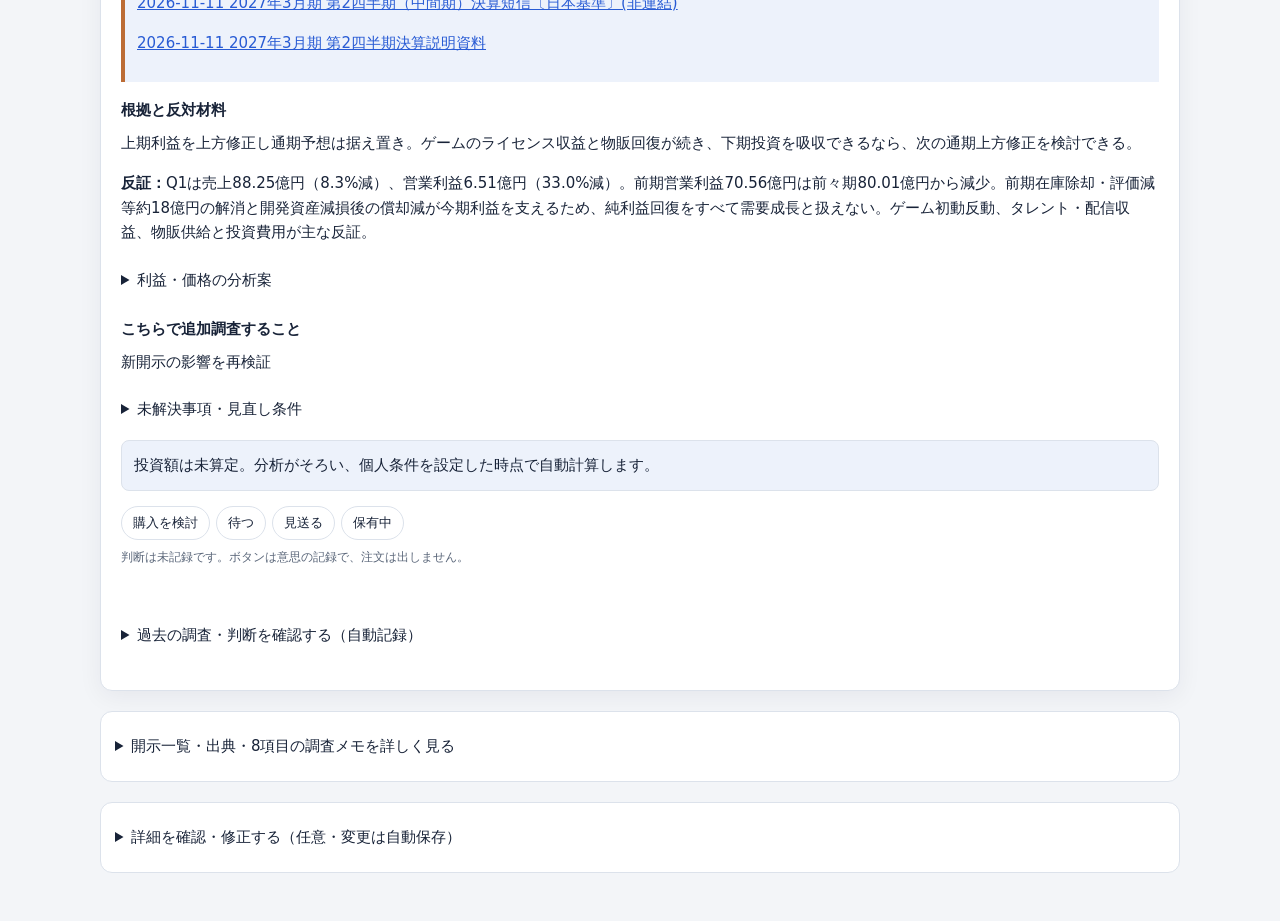
<file: screener/research-lab/index.html>
<!doctype html>
<html lang="ja"><head><meta charset="utf-8"><meta name="viewport" content="width=device-width,initial-scale=1"><title>投資調査｜Screener</title>
<script>
// Apply the embedding page theme before the first styled paint.
try{if(window.parent!==window){document.documentElement.dataset.theme=window.parent.document.documentElement.dataset.theme==='dark'?'dark':'light';}}catch{}
</script>
<style>
:root{color-scheme:light dark;--bg:#f3f5f8;--paper:#fff;--fg:#182338;--muted:#5b677a;--line:#dce2eb;--accent:#285bd4;--soft:#edf2fb}*{box-sizing:border-box}body{margin:0;background:var(--bg);color:var(--fg);font:15px/1.65 system-ui,sans-serif}main{max-width:1120px;margin:auto;padding:28px 20px}h1{font-size:27px;margin:4px 0}h2{font-size:19px;margin:0 0 12px}h3{font-size:16px}p{margin:8px 0 15px}.eyebrow{color:var(--accent);letter-spacing:.12em;font-size:12px}.muted,small{color:var(--muted)}button,input,select,textarea{font:inherit;color:inherit;border:1px solid var(--line);border-radius:7px;background:var(--paper);padding:9px;max-width:100%}button{cursor:pointer;min-height:44px}button:hover{background:var(--soft)}button.primary{background:var(--accent);color:white}input,select,textarea{width:100%;font-size:16px}textarea{min-height:70px;resize:vertical}label{display:block;font-size:13px}section{margin:20px 0;padding:20px;background:var(--paper);border-radius:12px;border:1px solid var(--line)}.row{display:flex;flex-wrap:wrap;gap:12px;align-items:center}.grid{display:grid;grid-template-columns:repeat(2,minmax(0,1fr));gap:20px}.fields{display:grid;grid-template-columns:repeat(3,minmax(0,1fr));gap:12px}.metrics{display:grid;grid-template-columns:repeat(3,minmax(0,1fr));gap:12px;margin:16px 0}.metric{padding:12px;background:var(--soft);border-radius:8px}.value{display:block;font-size:25px;font-weight:650}.scroll{overflow:auto}table{width:100%;border-collapse:collapse;white-space:nowrap}th,td{text-align:left;border-bottom:1px solid var(--line);padding:10px;font-size:14px}.item{border-top:1px solid var(--line);padding:14px 0}.badge{background:var(--soft);padding:4px 9px;border-radius:6px}.warning{color:#a23a28}svg{width:100%;height:270px;display:block}svg text{fill:var(--muted);font:12px system-ui}.legend{font-size:13px}summary{cursor:pointer;padding:8px 0}#status{min-height:24px;font-size:13px}a{color:var(--accent)}.file{max-width:260px}#company{max-width:300px}@media(max-width:650px){main{padding:18px 12px}.grid{grid-template-columns:1fr}.fields{grid-template-columns:repeat(2,minmax(0,1fr))}.metrics{grid-template-columns:1fr}.metric .value{font-size:22px}section{padding:14px}h1{font-size:23px}}@media(prefers-color-scheme:dark){:root{--bg:#0c1220;--paper:#151e2e;--fg:#e8edf7;--muted:#a8b6cc;--line:#2d3b52;--accent:#86adff;--soft:#1d2a40}.warning{color:#ffb6a7}button.primary{color:#111d35}}
.gain{background:#e3f2e8;color:#164d2c}.loss{background:#f9e9df;color:#703217}#thesisCompare td{white-space:normal;min-width:200px;vertical-align:top}#decision p,#decision a{overflow-wrap:anywhere}#decision .item{min-width:0}#decision caption{text-align:left;padding:12px 0;color:var(--muted)}#legacy{border:1px solid var(--line);padding:16px;border-radius:12px}#legacy>summary{font-weight:600}#decision textarea{min-height:100px}.snapshot{white-space:pre-wrap;overflow-wrap:anywhere;font-size:12px}#decision .grid>*,.fields>*{min-width:0}#workflow .grid>*,#workflow .fields>*{min-width:0}#workflow p,#workflow textarea{overflow-wrap:anywhere}#candidateBoard td{white-space:normal;min-width:120px}#workflow textarea{min-height:85px}#workflow .item{min-width:0}
/* Keep controls aligned when Japanese labels wrap; narrow screens use full rows. */
input:not([type=checkbox]):not([type=radio]):not([type=file]),select{height:46px;min-height:46px;line-height:1.35}
button{line-height:1.45;padding:11px 14px;overflow-wrap:anywhere}
label{line-height:1.5;min-width:0}
label>input,label>select,label>textarea{margin-top:6px}
.fields{align-items:end;margin:16px 0;row-gap:18px}
.fields>label{display:flex;flex-direction:column;justify-content:flex-end;align-self:stretch}
.fields>label>input,.fields>label>select{flex-shrink:0}
.fields>button{align-self:end;min-height:46px}
.grid{margin:14px 0;align-items:start}
.grid>label{display:flex;flex-direction:column;align-self:stretch}
.grid>label>textarea{flex:1}
.row{align-items:end}
.row>label{min-width:180px;flex:1 1 220px}
.row>button{min-height:46px}
.research-controls{display:grid;gap:16px;margin:20px 0 8px}
.company-field{width:100%;max-width:440px}
#company{max-width:none;width:100%}
.action-grid{display:grid;grid-template-columns:repeat(4,minmax(0,1fr));gap:10px}
.action-grid>button{width:100%;height:100%;min-height:46px}
label:has(>input[type=checkbox]){display:flex!important;flex-direction:row!important;align-items:center;justify-content:flex-start;gap:8px;min-height:46px}
input[type=checkbox]{width:20px!important;height:20px;flex:0 0 20px;padding:0;margin:0;accent-color:var(--accent)}
#workflow .item>button{margin-top:10px;margin-right:8px}
#workflow .item>label,#decision .item>label{margin-top:12px}
#workflow section>label,#decision section>label{margin-top:14px}
#researchFeed label{margin:14px 0}
#researchFeed article p{margin:6px 0}
#researchFeed summary{overflow-wrap:anywhere}
@media(max-width:850px){.fields{grid-template-columns:repeat(2,minmax(0,1fr))}.grid .fields{grid-template-columns:1fr}.action-grid{grid-template-columns:repeat(2,minmax(0,1fr))}}
@media(max-width:560px){.fields{grid-template-columns:1fr}.row{display:grid;grid-template-columns:1fr}.row>label{min-width:0}.row>button{width:100%}.action-grid{grid-template-columns:1fr}.company-field{max-width:none}.grid{gap:16px}#workflow .item>button{display:block;width:100%;margin-right:0}}

#manualResearch,#sourceResearch{margin:20px 0;border:1px solid var(--line);border-radius:12px;padding:14px;background:var(--paper)}
#autoResearch h1{font-size:25px}#autoResearch .auto-card{border-top:1px solid var(--line);padding:22px 0;overflow-wrap:anywhere}#autoResearch h4{margin:16px 0 6px}#autoResearch .auto-verdict{font-weight:650;font-size:17px}#autoResearch .auto-alert{padding:12px;border-left:4px solid #bc6c35;background:var(--soft)}#autoResearch .decision-actions{display:flex;flex-wrap:wrap;gap:6px;margin-top:14px}#autoResearch .decision-actions>button{flex:0 0 auto;width:auto;height:auto;min-height:34px;padding:6px 11px;font-size:13px;line-height:1.4;border-radius:999px;white-space:nowrap}#autoResearch .decision-actions>button[aria-pressed=true]{background:var(--accent);color:var(--paper);border-color:var(--accent);font-weight:650}#autoResearch .decision-actions>button:focus-visible{outline:2px solid var(--accent);outline-offset:3px}#autoResearch .decision-last{font-size:12px;color:var(--muted)}@media(pointer:coarse){#autoResearch .decision-actions>button{min-height:44px}}#autoResearch details{margin:10px 0}#autoResearch p,#autoResearch summary{overflow-wrap:anywhere}#autoResearch .sizing{padding:12px;background:var(--soft);border-radius:8px}#autoResearch ul{padding-left:20px}
@media(max-width:560px){#autoResearch h1{font-size:21px}#autoResearch .decision-actions{gap:4px;flex-wrap:nowrap}#autoResearch .decision-actions>button{font-size:12px;padding:6px 7px}}

/* Neutral surfaces, blue accents; keep the compact mobile controls. */
#autoResearch{box-shadow:0 6px 24px rgba(8,20,44,.06)}#autoResearch h1{letter-spacing:-.025em}#autoResearch h3{font-size:19px;letter-spacing:.01em}#autoResearch .eyebrow{font-weight:700}#autoResearch .auto-verdict{color:var(--accent)}#autoStatus{border:1px solid var(--line);border-radius:8px;padding:10px 12px;background:var(--soft);font-size:13px;font-variant-numeric:tabular-nums}#autoResearch .sizing{border:1px solid var(--line)}#autoResearch .decision-actions>button{transition:background .15s,border-color .15s}#autoResearch .decision-actions>button:hover{border-color:var(--accent)}
[data-theme=light]{color-scheme:light;--bg:#f3f5f8;--paper:#fff;--fg:#182338;--muted:#5b677a;--line:#dce2eb;--accent:#285bd4;--soft:#edf2fb}[data-theme=dark]{color-scheme:dark;--bg:#0c1220;--paper:#151e2e;--fg:#e8edf7;--muted:#a8b6cc;--line:#2d3b52;--accent:#86adff;--soft:#1d2a40}main{padding-top:12px}</style></head><body><main>
<div class="eyebrow">投資調査 · v1.7</div><h1>この価格で、何が実現すれば報われるか。</h1><p class="muted">必要な利益、前提への依存、反証、次に確認する情報を比較する投資調査ノート。</p>
<div class="research-controls"><label class="company-field">調査対象<select id="company"></select></label><div class="action-grid" aria-label="調査記録の操作"><button id="demo">架空例で操作を試す</button><button id="research">9/26調査版を読み込む</button><button id="export">調査記録を書き出す</button><button id="importButton" type="button">記録を読み込む</button></div><input type="file" id="import" accept="application/json,.json" hidden></div><div id="status" role="status" aria-live="polite"></div><div id="mode" class="badge"></div>
<section><h2>分析の基準</h2><div class="fields"><label>価格基準日<input id="date" type="date"></label><label>評価期間（月）<input id="horizon" type="number" min="1" max="36"></label><label>基準株価（円）<input id="price" type="number" min="0" step="any"></label></div><p class="muted">株価・期間は手動の基準値。自動更新はありません。</p><details><summary>4社の成立条件と反論を比較（点数なし）</summary><div id="thesisCompare" class="scroll"></div></details></section><div id="workflow"></div><div id="decision"></div><details id="legacy"><summary>従来の採点・株価シナリオを開く（補助資料）</summary><p>点数は確認漏れ防止の補助です。成長率や買い順位を表しません。新しいEPS・PERケースとは別の記録です。</p><section><h2>補助の比較マップ</h2><div class="grid"><div><h3>資産・財務の下支え × 利益成長</h3><svg id="quality" role="img" aria-label="横軸は下支えスコア、縦軸は成長スコア"></svg></div><div><h3>弱気時の下落 × 基本シナリオの上昇</h3><svg id="payoff" role="img" aria-label="横軸は弱気時下落率、縦軸は基本シナリオ上昇率"></svg></div></div><p class="legend">図は比較の入口です。点数だけで買い順位を決めません。根拠不足・未入力の銘柄は図に置きません。損益図はシナリオ入力済みの参考比較です。</p><div class="scroll"><table><thead><tr><th>銘柄</th><th>下支え</th><th>成長</th><th>根拠記入率</th><th>弱気下落</th><th>基本上昇</th><th>上昇÷下落</th></tr></thead><tbody id="compare"></tbody></table></div></section>
<section><h2 id="detailTitle"></h2><div class="metrics" id="metrics"></div>
<div class="grid" id="criteria"></div><details><summary>採点の基準とルール</summary><div id="anchors"></div><p>各項目0〜5点、4項目を等配点で100点に換算。根拠のある0点と未確認は別です。全項目に採点・根拠説明・出典・資料日がそろうまで軸の点数は保留します。根拠充足は記入率であり、予測の正しさではありません。資産額そのものを株価の下限とは扱いません。</p></details></section>
<section><h2>半年〜1年のシナリオ</h2><p class="muted">各株価は入力した仮定。弱気価格は損失上限ではありません。配当・税・手数料を含まない株価リターンです。</p><div class="fields"><label>弱気株価（円）<input id="bear" type="number" min="0" step="any"></label><label>基本株価（円）<input id="base" type="number" min="0" step="any"></label><label>強気株価（円）<input id="bull" type="number" min="0" step="any"></label></div><p id="scenarioResult" aria-live="polite"></p><label>EPS・PER・資産評価・費用などの仮定と出典<textarea id="scenarioNote"></textarea></label><div class="fields"><label>次の見直し日<input id="reviewDate" type="date"></label></div><label>見立てを撤回・引き下げる条件<textarea id="breakCondition"></textarea></label></section>
</details><section><h2>評価の変更を残す</h2><div class="row"><label>変更理由<select id="reason"><option>初回評価</option><option>新しい開示</option><option>分析の訂正</option><option>株価の変化</option><option>評価方針の変更</option></select></label><button id="save" class="primary">現在の評価を記録</button></div><p class="muted">操作中の値は一時編集です。記録するとこのブラウザーへ保存します。端末間の受け渡しは書き出し／読み込みを使用します。</p><div id="history"></div></section>
</main><script src="model.js?v=1.7"></script><script src="rubric.js?v=1.7"></script><script src="seed.js?v=1.7"></script><script src="decision-model.js?v=1.7"></script><script src="decision-seed.js?v=1.7"></script><script src="decision-ui.js?v=1.7"></script><script src="workflow-model.js?v=1.7"></script><script src="workflow-seed.js?v=1.7"></script><script src="workflow-ui.js?v=1.7"></script><script src="app.js?v=1.7"></script><script src="feed-ui.js?v=1.7"></script><script src="auto-ui.js?v=1.7"></script></body></html>
</file>
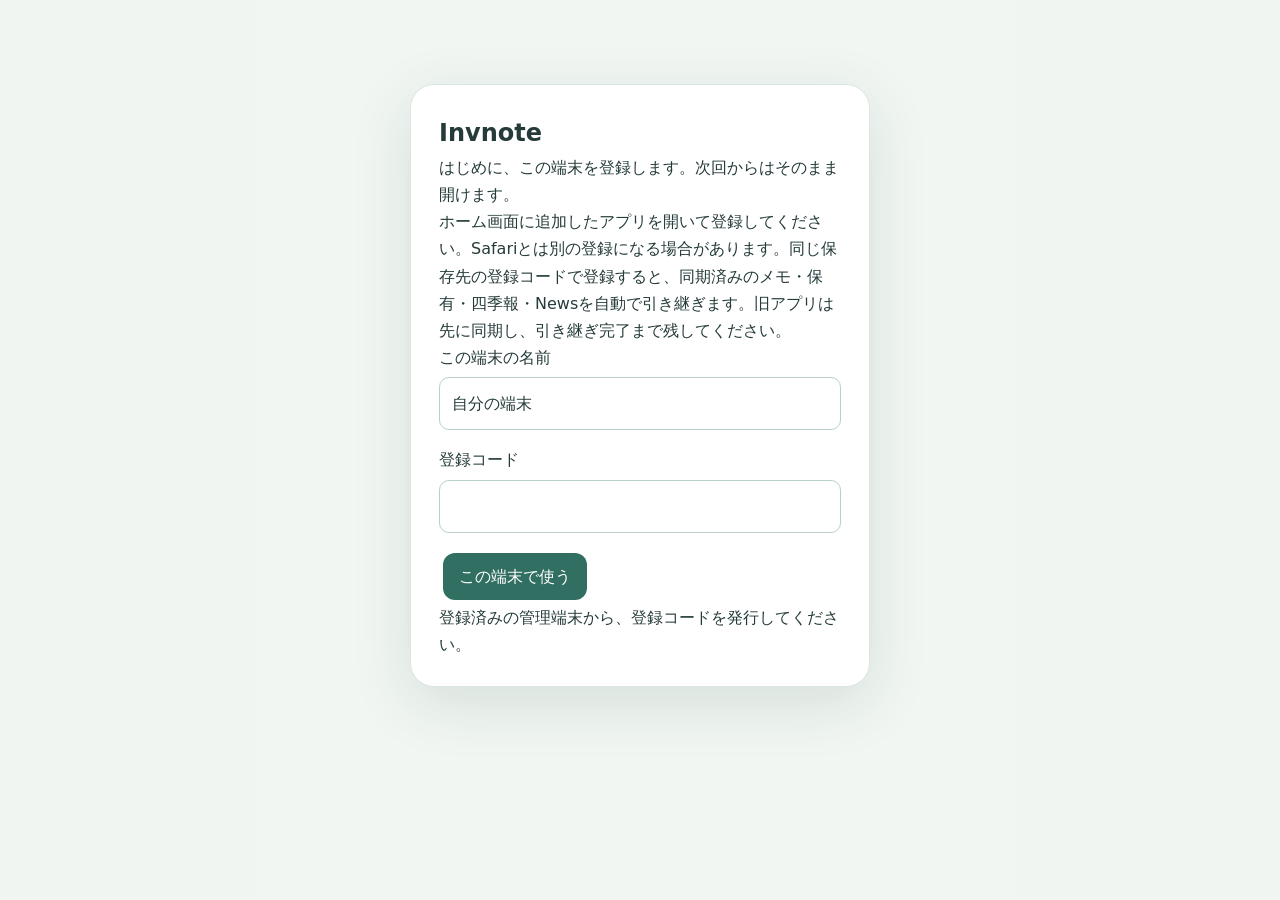
<file: invnote-app.html>
<!DOCTYPE html>
<html lang="ja">
<head>
<script>document.documentElement.classList.add("suite-locked");</script>
<style>html.suite-locked body{visibility:hidden}</style>
<meta charset="utf-8">
<meta name="viewport" content="width=device-width, initial-scale=1, viewport-fit=cover">
<meta name="apple-mobile-web-app-capable" content="yes">
<meta name="apple-mobile-web-app-status-bar-style" content="black-translucent">
<meta name="theme-color" content="#12171C">
<meta name="apple-mobile-web-app-title" content="Invnote">
<link rel="apple-touch-icon" href="invnote-icon.png?v=navy-gold-chart-20261005">
<link rel="icon" href="invnote-icon.svg?v=navy-gold-chart-20261005" type="image/svg+xml">
<title>Invnote</title>
<style>
:root{
  --bg:#F1F3F5; --sur:#FFFFFF; --ink:#1C2733; --mut:#6B7785; --line:#D9DEE3; --soft:#E9EDF0;
  --up:#C8322B; --dn:#2E7D67; --amb:#B7791F; --blu:#2F5F9E;
  --r:10px; --sans:-apple-system,"Hiragino Sans","Noto Sans JP","Yu Gothic UI",system-ui,sans-serif;
  --mincho:"Hiragino Mincho ProN","Yu Mincho","Noto Serif JP",serif;
  color-scheme:light;
}
[data-theme=dark]{
  --bg:#12171C; --sur:#1B2229; --ink:#E6EAEE; --mut:#8A96A3; --line:#2B343D; --soft:#232C35;
  --up:#E4574F; --dn:#4FB394; --amb:#D9A441; --blu:#6E9BD6;
  color-scheme:dark;
}
*{box-sizing:border-box;margin:0;padding:0}
html,body{background:var(--bg);color:var(--ink);font:15px/1.6 var(--sans);-webkit-text-size-adjust:100%}
button,input,select,textarea{font:inherit;color:inherit}
input,textarea{-webkit-appearance:none;appearance:none;box-shadow:none;border-radius:0}
button{background:none;border:0;cursor:pointer}
a{color:var(--blu);text-decoration:none}
a:hover{text-decoration:underline}
:focus-visible{outline:2px solid var(--blu);outline-offset:2px}
@media(prefers-reduced-motion:reduce){*{transition:none!important;animation:none!important}}

#app{max-width:760px;margin:0 auto;padding:0 12px calc(40px + env(safe-area-inset-bottom));overflow-x:hidden}
header{display:flex;align-items:center;gap:8px;padding:calc(6px + env(safe-area-inset-top)) 12px 8px;
  position:sticky;top:0;z-index:20;background:var(--bg);margin:0 -12px}
header::after{content:"";position:absolute;left:0;right:0;bottom:0;height:1px;background:var(--line)}
.wm{display:flex;align-items:baseline;gap:0;white-space:nowrap;flex:none;margin-left:-8px}
.wm a,.wm b{font:600 15px/1 var(--sans);letter-spacing:-.01em;padding:8px;border-radius:8px;text-decoration:none}
.wm b{color:var(--ink)}
.wm a{color:var(--mut)}
.wm a:active,.wm a:hover{color:var(--ink);background:var(--soft);text-decoration:none}
.wm span{color:var(--line);font-size:15px;font-weight:300}
header h1{font:600 15px/1 var(--sans);letter-spacing:-.01em}
header h1 small{font-size:11px;font-weight:500;color:var(--mut);margin-left:6px;font-variant-numeric:tabular-nums}
#stat{font-size:11.5px;color:var(--mut);font-variant-numeric:tabular-nums;padding:8px 4px 0;white-space:nowrap}
#gearBtn,#impBtn,#syncBtn{color:var(--mut);padding:6px;border-radius:8px;display:flex;align-items:center;gap:5px}#impBtn,#syncBtn{padding:5px 10px 5px 7px;font-size:13px;font-weight:600;letter-spacing:.01em}
#syncBtn.busy svg{animation:spin 1s linear infinite}@keyframes spin{to{transform:rotate(360deg)}}#syncBtn:hover{color:var(--ink);background:var(--soft)}#gearBtn:hover,#gearBtn.on,#impBtn:hover,#impBtn.on{color:var(--ink);background:var(--soft)}
header{padding-right:max(16px,env(safe-area-inset-right));padding-left:max(16px,env(safe-area-inset-left))}
#gearBtn,#impBtn,#syncBtn{flex-shrink:0;min-height:44px;justify-content:center;white-space:nowrap}
#gearBtn{width:44px;padding:0}
@media(max-width:480px){
 header{display:grid;grid-template-columns:minmax(0,1fr) max-content max-content 44px;gap:4px}
 header>span{display:none}
 .wm{margin-left:0;min-width:0}
 .wm a,.wm b{font-size:14px;padding:8px 3px}
 header h1 small{display:none}
 #syncBtn,#impBtn{font-size:12px;min-width:44px;padding:5px 6px}
 #syncBtn svg,#impBtn svg{display:none}
}

/* capture */
#cap{background:var(--sur);border:1px solid var(--line);border-radius:var(--r);padding:10px 12px 10px;margin-bottom:14px}
#cap textarea{width:100%;min-height:72px;resize:none;border:0;background:none;line-height:1.6;font-size:16px;padding:2px;outline:0}
#cap textarea::placeholder{color:var(--mut)}
.caprow{display:flex;flex-wrap:wrap;gap:6px;align-items:center;margin-top:10px}
.caprow input{border:1px solid var(--line);background:var(--bg);border-radius:6px;padding:5px 8px;font-size:14px}
#capCode{width:76px;font-variant-numeric:tabular-nums}
#capName{flex:1;min-width:120px}
.chip{border:1px solid transparent;border-radius:6px;padding:3px 9px;font-size:12.5px;color:var(--mut);background:var(--soft);white-space:nowrap;letter-spacing:.01em}
.chip.on{background:var(--ink);color:var(--sur);border-color:var(--ink)}
.chip:hover{color:var(--ink)}
.capfoot{display:flex;justify-content:space-between;align-items:center;margin-top:10px;gap:8px}
.capfoot select{border:1px solid var(--line);background:var(--bg);border-radius:6px;padding:5px 8px;font-size:13px;color:var(--mut)}
#save{background:var(--ink);color:var(--sur);border-radius:8px;padding:8px 18px;font-weight:600}
#save.editing{background:var(--amb)}
#cancelEdit{color:var(--mut);font-size:13px;margin-right:6px}
.hint{font-size:12px;color:var(--mut)}

/* tabs */
nav#tabs{display:flex;gap:2px;overflow-x:auto;margin:0 -12px 12px;padding:0 12px;border-bottom:1px solid var(--line);-webkit-overflow-scrolling:touch;scrollbar-width:none}
nav#tabs::-webkit-scrollbar{display:none}
nav#tabs button{padding:8px 12px 9px;color:var(--mut);font-size:14px;white-space:nowrap;border-bottom:2px solid transparent;margin-bottom:-1px}
nav#tabs button.on{color:var(--ink);font-weight:600;border-bottom-color:var(--ink)}
/* diary */
.dnav{display:flex;align-items:center;gap:8px;margin-bottom:8px}
.dnav button{color:var(--mut);font-size:18px;padding:2px 10px}
.dnav .dd{font-weight:600;font-size:16px;flex:1;text-align:center}
.dnav input[type=date]{border:1px solid var(--line);background:var(--sur);border-radius:6px;padding:3px 6px;font-size:13px;color:var(--mut)}
.diary{background:var(--sur);border:1px solid var(--line);border-radius:var(--r);padding:12px}
.diary textarea{width:100%;min-height:220px;border:0;background:none;outline:0;font-size:16px;line-height:1.7;resize:none}
.dfoot{display:flex;justify-content:space-between;align-items:center;margin-top:6px}
.dlist .note{cursor:pointer}
/* calendar */
.ev{display:flex;gap:10px;align-items:baseline;padding:7px 4px;border-bottom:1px solid var(--line)}
.ev .d{width:86px;font-variant-numeric:tabular-nums;color:var(--mut);font-size:13px;flex:none}
.ev .d.today{color:var(--up);font-weight:600}
.ev .t{flex:1;min-width:0;white-space:normal;overflow-wrap:anywhere}.ev .x{flex:none}
.ev .t.sq{color:var(--mut)}
.ev .x{color:var(--mut);font-size:12px;padding:0 6px}
.evadd{display:flex;gap:6px;margin:8px 0 14px;flex-wrap:wrap}
.evadd input{border:1px solid var(--line);background:var(--sur);border-radius:6px;padding:6px 8px;font-size:14px}
.evadd input.tt{flex:1;min-width:140px}
.sub{font-size:13px;font-weight:600;color:var(--mut);margin:16px 4px 4px}
/* month grid */
.mnav{display:flex;align-items:center;gap:8px;margin-bottom:8px}
.mnav button{color:var(--mut);font-size:18px;padding:2px 10px}
.mnav .mm{font-weight:600;font-size:16px;flex:1;text-align:center}
.grid{display:grid;grid-template-columns:repeat(7,minmax(0,1fr));gap:2px;background:var(--sur);border:1px solid var(--line);border-radius:var(--r);padding:6px}
.grid .wd{text-align:center;font-size:11px;color:var(--mut);padding:2px 0 4px}
.grid .dc{min-width:0;min-height:52px;border-radius:6px;padding:3px 4px;font-size:12px;font-variant-numeric:tabular-nums;color:var(--mut);cursor:pointer;position:relative}
.grid .dc.out{opacity:.3}
.grid .dc.today{color:var(--up);font-weight:700;box-shadow:inset 0 0 0 1.5px var(--up)}
.grid .dc.sel{background:var(--ink);color:var(--sur)!important}
.grid.mini .dc{min-height:30px;text-align:center;padding:4px 0;border-radius:15px;font-size:12.5px}
.grid.mini .dc.has:not(.sel){color:var(--ink);font-weight:600;text-decoration:underline;text-decoration-color:var(--amb);text-underline-offset:3px;text-decoration-thickness:2px}
.grid .dc.sun{color:var(--up)}.grid .dc.sat{color:var(--blu)}
.grid .dc .e{display:-webkit-box;-webkit-box-orient:vertical;-webkit-line-clamp:2;line-clamp:2;max-height:2.6em;overflow:hidden;font-size:10px;line-height:1.3;color:var(--ink);white-space:normal;overflow-wrap:anywhere;word-break:normal;margin-top:2px}
.grid .dc .e.sq{color:var(--mut)}
.grid .dc.sel .e{color:var(--sur)}
.grid .dc .dot{position:absolute;right:4px;top:5px;width:5px;height:5px;border-radius:50%;background:var(--amb)}
.seg{display:flex;gap:2px;background:var(--soft);border-radius:8px;padding:2px}
.seg button{padding:4px 12px;border-radius:6px;font-size:13px;color:var(--mut)}
.seg button.on{background:var(--sur);color:var(--ink);font-weight:600}
table.dtab{width:100%;border-collapse:collapse;font-size:13px}
table.dtab td{padding:7px 6px;border-bottom:1px solid var(--line);vertical-align:top}
table.dtab tr{cursor:pointer}
table.dtab td.d{white-space:nowrap;color:var(--mut);font-variant-numeric:tabular-nums;width:82px}
table.dtab td.d.sun{color:var(--up)}table.dtab td.d.sat{color:var(--blu)}
table.dtab td.x{white-space:normal;word-break:break-word}
table.dtab td.x.none{color:var(--line)}
/* portfolio */
.pf{display:flex;align-items:center;gap:8px;padding:8px 4px;border-bottom:1px solid var(--line)}
.pf .nm{flex:1;min-width:0}.pf .nm b{font-variant-numeric:tabular-nums;color:var(--mut);font-weight:500;margin-right:6px;font-size:13px}
.pf .nm small{display:block;color:var(--mut);font-size:12px;font-variant-numeric:tabular-nums}
.pf .val{text-align:right;font-variant-numeric:tabular-nums;font-size:14px}
.pf .val small{display:block;font-size:12px}
.pf .pl.up{color:var(--up)}.pf .pl.dn{color:var(--dn)}
.pf .x{color:var(--mut);font-size:12px;padding:0 4px}
#pfSum b{font-size:20px;font-variant-numeric:tabular-nums}#pfSum span{font-size:12px;color:var(--mut)}
#pfSum .up{color:var(--up)}#pfSum .dn{color:var(--dn)}
#pfSum .pf-account-summary{flex-basis:100%;min-width:0}#pfSum .pf-metrics{display:grid;grid-template-columns:repeat(2,minmax(0,1fr));gap:10px 16px;align-items:baseline}#pfSum .pf-metrics>div{min-width:0}#pfSum .pf-metrics b{overflow-wrap:anywhere}#pfSum details{margin-top:10px}#pfSum summary{font-size:12px;color:var(--mut);cursor:pointer}
#pfSum .pf-account-summary+.pf-account-summary{border-top:1px solid var(--line);padding-top:14px}
#pfSum .pf-account-title{font-size:16px;font-weight:700;line-height:1.4;margin:0 0 10px;padding-left:9px;border-left:3px solid var(--mut);color:var(--ink)}
#pfSum [data-account-summary="cash"] .pf-account-title{border-left-color:var(--dn);color:var(--dn)}
#pfSum [data-account-summary="credit"] .pf-account-title{border-left-color:var(--amb);color:var(--amb)}
/* portfolio extra */
.pf{border-left:3px solid var(--line);padding-left:8px}
.pf[data-a="現物"]{border-left-color:var(--dn)}.pf[data-a="信用"]{border-left-color:var(--amb)}.pf[data-a="NISA"]{border-left-color:var(--blu)}
.pf[data-kind="cash"]{border-left-color:var(--dn)}.pf[data-kind="credit"]{border-left-color:var(--amb)}
.acct{font-size:10.5px;padding:0 5px;border-radius:3px;margin-left:4px;font-weight:600;letter-spacing:.02em}
.acct[data-a="現物"]{color:var(--dn);background:color-mix(in srgb,var(--dn) 15%,transparent)}
.acct[data-a="信用"]{color:var(--amb);background:color-mix(in srgb,var(--amb) 16%,transparent)}
.acct[data-a="NISA"]{color:var(--blu);background:color-mix(in srgb,var(--blu) 15%,transparent)}
.bars{display:flex;flex-direction:column;gap:6px}
.bar1{display:grid;grid-template-columns:96px 1fr 44px;gap:8px;align-items:center;font-size:12.5px}
.bar1 .lab{color:var(--ink);white-space:nowrap;overflow:hidden;text-overflow:ellipsis}
.bar1 .tr{height:8px;background:var(--soft);border-radius:4px;overflow:hidden}
.bar1 .tr i{display:block;height:100%;background:var(--ink);border-radius:4px;opacity:.8}
.bar1 .pct{text-align:right;color:var(--mut);font-variant-numeric:tabular-nums}
.stk3{display:flex;height:8px;border-radius:4px;overflow:hidden;background:var(--soft);margin:6px 0 4px}
.stk3 i{display:block;height:100%}
.legend{display:flex;gap:12px;font-size:12px;color:var(--mut);flex-wrap:wrap}
.legend b{display:inline-block;width:8px;height:8px;border-radius:2px;margin-right:4px;vertical-align:0}
.spark{width:100%;height:56px;display:block;margin-bottom:8px}
.chart{width:100%;height:170px;display:block}
.chart text{font-size:10px;fill:var(--mut);font-family:var(--sans)}
.chart .grid{stroke:var(--line);stroke-width:1}
.chart .zero{stroke:var(--mut);stroke-width:1;stroke-dasharray:3 3}
.chkey{display:flex;gap:14px;font-size:12px;color:var(--mut);margin-top:6px;flex-wrap:wrap}
.chkey b{font-weight:500;color:var(--ink)}
.chkey i{display:inline-block;width:14px;height:2px;vertical-align:middle;margin-right:5px}
.hrow{display:flex;gap:8px;align-items:baseline;padding:6px 0;border-bottom:1px solid var(--line);font-size:13px;cursor:pointer}
.hrow .d{color:var(--mut);font-variant-numeric:tabular-nums;width:80px;flex:none}
.hrow .v{font-variant-numeric:tabular-nums;flex:1}
.hrow .c{font-size:12px;color:var(--mut)}
.diff{font-size:13px;padding:6px 0 2px}
.diff div{padding:2px 0}
.diff .n{color:var(--up)}.diff .o{color:var(--dn)}.diff .p{color:var(--amb)}.diff .m{color:var(--blu)}
/* themes */
.th{font-size:11px;color:var(--blu);background:color-mix(in srgb,var(--blu) 14%,transparent);border-radius:4px;padding:0 6px;margin-right:3px}
.thpick{display:flex;flex-wrap:wrap;gap:5px;margin:6px 0}
.rel{display:flex;flex-wrap:wrap;gap:6px;margin:4px 0 10px}
.rel .sk{cursor:pointer}
.rel .sk small{color:var(--mut);font-weight:400;margin-left:4px}
/* rules */
.rules{background:var(--sur);border:1px solid var(--line);border-radius:var(--r);padding:12px 14px}
.rules textarea{width:100%;min-height:320px;border:0;background:none;outline:0;font-size:15px;line-height:1.7;resize:vertical}
.rules .body{font-size:15px;line-height:1.75}
.rhead{display:flex;justify-content:flex-end;margin-bottom:6px}
/* list editor */
.led{display:flex;flex-direction:column;gap:4px}
.led .li{display:flex;gap:4px;align-items:center}
.led .li input{flex:1;border:1px solid var(--line);background:var(--bg);border-radius:6px;padding:5px 8px;font-size:14px;min-width:0}
.led .li button{color:var(--mut);padding:4px 7px;border-radius:6px;font-size:13px}
.led .li button:hover{background:var(--soft);color:var(--ink)}
.led .add{align-self:flex-start;margin-top:4px}
/* row view */
.tblwrap{overflow-x:auto;-webkit-overflow-scrolling:touch;margin:0 -12px;padding:0 12px;scrollbar-width:none}
.tblwrap::-webkit-scrollbar{display:none}
table.rows{min-width:100%;border-collapse:collapse;font-size:13px;white-space:nowrap}
table.rows td{padding:7px 8px 7px 0;border-bottom:1px solid var(--line);vertical-align:middle;text-align:left}
table.rows tr{cursor:pointer}
table.rows td.nm{font-weight:600;font-size:14px}
table.rows td.cd{color:var(--mut);font-variant-numeric:tabular-nums}
table.rows td.st{width:4px;padding:0 8px 0 0}
table.rows td.st i{display:block;width:4px;height:22px;border-radius:2px;background:var(--line)}
table.rows td.mu{color:var(--mut);font-size:12px}
table.rows td.num{color:var(--mut);font-size:12px;text-align:right;font-variant-numeric:tabular-nums}
table.rows td.th{padding-right:0}table.rows td.th .th{margin-right:4px}
.grp .m{font-weight:400;color:var(--mut);flex:1;white-space:nowrap;overflow:hidden;text-overflow:ellipsis}
.grp button{color:var(--mut);font-size:12px}

/* toolbar */
.bar{display:flex;gap:6px;align-items:center;margin-bottom:10px;flex-wrap:wrap}
.bar input[type=search]{flex:1;min-width:150px;border:1px solid var(--line);background:var(--sur);border-radius:8px;padding:7px 10px}
.chips{display:flex;gap:6px;overflow-x:auto;padding-bottom:4px;-webkit-overflow-scrolling:touch}
.chips::-webkit-scrollbar{display:none}

/* notes */
.day{font-size:12px;color:var(--mut);margin:14px 4px 6px;letter-spacing:.04em}
.note{background:var(--sur);border:1px solid var(--line);border-radius:var(--r);padding:10px 12px;margin-bottom:8px;position:relative}
.note.pin{border-left:3px solid var(--amb)}
.nhead{display:flex;align-items:center;gap:8px;flex-wrap:wrap;margin-bottom:4px}
.sk{font-size:13px;font-weight:600;padding:1px 8px;border-radius:6px;background:var(--soft)}
.sk b{font-variant-numeric:tabular-nums;color:var(--mut);font-weight:500;margin-right:5px}
.tag{font-size:12px;color:var(--mut)}
.tag:before{content:"#"}
.tm{font-size:12px;color:var(--mut);margin-left:auto;font-variant-numeric:tabular-nums}
.body{white-space:pre-wrap;word-break:break-word;font-size:15px}
.body code{background:var(--soft);padding:0 4px;border-radius:4px;font-size:13px}
.body .cb{display:inline-block;width:1.15em;height:1.15em;border:1.5px solid var(--mut);border-radius:4px;vertical-align:-3px;margin-right:6px;text-align:center;line-height:1.05em;font-size:12px;cursor:pointer}
.body .cb.x{background:var(--dn);border-color:var(--dn);color:#fff}
.body .ul{padding-left:1.2em}
.nact{display:flex;gap:2px;margin-top:6px;justify-content:flex-end}
.nact button{font-size:12px;color:var(--mut);padding:2px 8px;border-radius:6px}
.nact button:hover{background:var(--soft);color:var(--ink)}

/* stocks */
.stk{background:var(--sur);border:1px solid var(--line);border-radius:var(--r);padding:10px 12px;margin-bottom:8px;border-left:4px solid var(--line)}
.cat{margin:8px 0}
.cat .crow{display:flex;gap:6px;flex-wrap:wrap;margin-bottom:5px}
.cat input,.cat select{border:1px solid var(--line);background:var(--bg);border-radius:6px;padding:5px 8px;font-size:13.5px}
.cat #cTitle{flex:1;min-width:200px}
.cat #cDate{font-variant-numeric:tabular-nums}
.chint{font-size:12px;color:var(--mut);line-height:1.6;margin-top:2px}
.chint b{color:var(--ink)}
.chint .ng{color:var(--up)}
.cbadge{font-size:11px;padding:1px 7px;border-radius:4px;margin-left:4px;font-weight:600}
.cbadge.near{color:var(--up);background:color-mix(in srgb,var(--up) 14%,transparent)}
.cbadge.far{color:var(--blu);background:color-mix(in srgb,var(--blu) 14%,transparent)}
.cbadge.done{color:var(--dn);background:color-mix(in srgb,var(--dn) 14%,transparent)}
.why{background:var(--bg);border-radius:6px;padding:7px 10px;margin:7px 0 4px;font-size:13px}
.why b{font-size:12.5px;display:block;margin-bottom:2px}
.why .r{font-size:14px;font-weight:600}
.why summary{font-size:12px;color:var(--mut);cursor:pointer;margin-top:5px}
.why p{font-size:12.5px;color:var(--mut);line-height:1.6;margin-top:4px}
.stk[data-s=保有]{border-left-color:var(--up)}
.stk[data-s=候補]{border-left-color:var(--amb)}
.stk[data-s=監視]{border-left-color:var(--blu)}
.stk[data-s=売却済]{border-left-color:var(--dn)}
.stk[data-s=見送り]{opacity:.6}
.shead{display:flex;align-items:center;gap:8px;flex-wrap:wrap}
.shead .code{font-variant-numeric:tabular-nums;color:var(--mut);font-size:13px}
.shead .name{font-weight:600;font-size:16px;cursor:pointer;margin-right:2px}.shead .cnt{margin-left:auto}
.shead select{border:1px solid var(--line);background:var(--bg);border-radius:6px;padding:3px 6px;font-size:13px}
.slast{font-size:13px;color:var(--mut);margin-top:4px;white-space:nowrap;overflow:hidden;text-overflow:ellipsis}
.links{display:flex;gap:4px;flex-wrap:wrap;margin-top:6px}
.links a{font-size:12px;padding:2px 9px;border:1px solid var(--line);border-radius:999px;color:var(--mut)}
.links a:hover{color:var(--blu);border-color:var(--blu);text-decoration:none}
.cnt{font-size:12px;color:var(--mut)}
.sec{font-size:11px;color:var(--mut);background:var(--soft);border-radius:4px;padding:0 6px}
.stars{color:var(--amb);font-size:12px;letter-spacing:1px}
.stars i{font-style:normal;opacity:.25}
.grp{font-size:12px;color:var(--mut);margin:14px 4px 6px;display:flex;gap:8px;align-items:baseline}
.grp b{font-size:14px;color:var(--ink);font-weight:600}
.drow{display:flex;gap:8px;align-items:center;flex-wrap:wrap;margin:8px 0}
.drow input{border:1px solid var(--line);background:var(--sur);border-radius:6px;padding:4px 8px;font-size:13px;width:160px}
.rank button{font-size:20px;color:var(--amb);padding:0 2px;line-height:1}
.rank button.off{opacity:.25}
.bar select{border:1px solid var(--line);background:var(--sur);border-radius:8px;padding:6px 8px;font-size:13px;color:var(--mut)}
textarea.aiin{width:100%;min-height:90px;border:1px solid var(--line);background:var(--bg);border-radius:6px;padding:8px;font-size:12px;font-family:ui-monospace,Menlo,monospace;resize:vertical}

/* detail */
#detail .top{display:flex;align-items:center;gap:10px;margin-bottom:6px}
#detail h2{display:flex;align-items:baseline;gap:8px;font-size:20px;margin-bottom:4px}
#detail h2 small{color:var(--mut);font-weight:400;font-size:14px;font-variant-numeric:tabular-nums;flex:none}
#detail input.sname{border:0;border-bottom:1px solid var(--line);background:none;font-size:20px;font-weight:600;flex:1;min-width:0;padding:2px 0}
#dStatus{-webkit-appearance:none;appearance:none;border:1px solid var(--line);background:var(--soft);color:var(--ink);border-radius:999px;padding:5px 26px 5px 12px;font-size:13px;font-weight:600;background-image:linear-gradient(45deg,transparent 50%,var(--mut) 50%),linear-gradient(135deg,var(--mut) 50%,transparent 50%);background-position:calc(100% - 15px) 55%,calc(100% - 10px) 55%;background-size:5px 5px;background-repeat:no-repeat}
.back{color:var(--mut);font-size:14px;white-space:nowrap;flex:none;padding:6px 8px 6px 0}
.smemo{width:100%;border:1px dashed var(--line);border-radius:8px;background:var(--sur);padding:8px 10px;font-size:14px;resize:vertical;min-height:44px;margin:8px 0}

/* settings */
.set{background:var(--sur);border:1px solid var(--line);border-radius:var(--r);padding:12px;margin-bottom:10px}
.set h3{font-size:14px;margin-bottom:8px}
.set .row{display:flex;gap:8px;flex-wrap:wrap;align-items:center}
.btn{border:1px solid var(--line);border-radius:8px;padding:7px 12px;font-size:14px;background:var(--bg)}
.btn.danger{color:var(--up);border-color:var(--up)}
.empty{text-align:center;color:var(--mut);padding:40px 10px;font-size:14px}
#toast{position:fixed;left:50%;top:calc(12px + env(safe-area-inset-top));transform:translateX(-50%);background:var(--ink);color:var(--sur);padding:7px 14px;border-radius:999px;font-size:13px;max-width:calc(100% - 32px);white-space:nowrap;overflow:hidden;text-overflow:ellipsis;opacity:0;transition:opacity .2s;pointer-events:none;z-index:9}
#toast.show{opacity:1}
.hide{display:none!important}
</style>
<style>:is(#vTodos,#calendarTodos) .todo-datebar{display:flex;gap:6px;align-items:center;margin:10px 0 6px;max-width:360px}
:is(#vTodos,#calendarTodos) .todo-arrow{width:36px;height:36px;flex:none;border:0;border-radius:8px;background:transparent;color:var(--mut);font-size:21px;cursor:pointer}
:is(#vTodos,#calendarTodos) .todo-datepick{position:relative;display:flex;flex-direction:row;gap:8px;justify-content:center;align-items:center;padding:4px 8px;min-height:28px;border-radius:8px;cursor:pointer;background:transparent;min-width:0;flex:1}
:is(#vTodos,#calendarTodos) .todo-datepick:focus-within{outline:2px solid var(--ink);outline-offset:2px}
:is(#vTodos,#calendarTodos) .todo-datepick small{font-size:10px;color:var(--mut);white-space:nowrap}
:is(#vTodos,#calendarTodos) .todo-datepick strong{font-size:14px;font-weight:500;white-space:nowrap}
:is(#vTodos,#calendarTodos) .todo-datepick input{position:absolute;inset:0;width:100%;height:100%;opacity:0;cursor:pointer;box-sizing:border-box}
:is(#vTodos,#calendarTodos) .todo-week{display:grid;grid-template-columns:repeat(7,minmax(0,1fr));gap:3px;margin-bottom:12px;max-width:360px}
:is(#vTodos,#calendarTodos) .todo-week button{display:flex;flex-direction:row;justify-content:center;align-items:center;gap:3px;min-height:34px;padding:4px 0;border:1px solid transparent;border-radius:7px;color:var(--ink);background:transparent;cursor:pointer}
:is(#vTodos,#calendarTodos) .todo-week button small{font-size:10px;color:var(--mut)}
:is(#vTodos,#calendarTodos) .todo-week button b{font-size:12px;font-weight:500}
:is(#vTodos,#calendarTodos) .todo-week button[aria-pressed="true"]{background:var(--ink);color:var(--bg)}
:is(#vTodos,#calendarTodos) .todo-week button[aria-pressed="true"] small{color:inherit}
:is(#vTodos,#calendarTodos) .todo-week button.is-today:not([aria-pressed="true"]){border-color:var(--line);background:var(--soft)}
:is(#vTodos,#calendarTodos) .todo-actions{display:flex;align-items:center;gap:8px;flex-wrap:wrap;margin-bottom:12px}
:is(#vTodos,#calendarTodos) .todo-actions .todo-spacer{flex:1}
:is(#vTodos,#calendarTodos) .todo-progress{display:flex;align-items:center;gap:12px;padding-bottom:14px;border-bottom:1px solid var(--line);font-size:12px;color:var(--mut)}
:is(#vTodos,#calendarTodos) .todo-progress progress{flex:1;min-width:40px;height:5px;accent-color:var(--ink)}
#todoEditor>label{display:block;margin:14px 0}
#todoEditor [hidden]{display:none!important}
:is(#vTodos,#calendarTodos) .todo-section{border:1px solid var(--line);border-radius:12px;padding:14px;margin:14px 0;background:var(--sur)}
:is(#vTodos,#calendarTodos) .todo-section h3{font-size:12px;font-weight:600;color:var(--mut);margin:0 0 8px}
:is(#vTodos,#calendarTodos) .todo-task-row{display:flex;gap:8px;align-items:flex-start;border-bottom:1px solid var(--line);padding:6px 0}
:is(#vTodos,#calendarTodos) .todo-check{display:grid;place-items:center;flex:0 0 40px;width:40px;min-height:44px;padding:0;border:0;background:transparent;cursor:pointer}
:is(#vTodos,#calendarTodos) .todo-check-box{display:grid;place-items:center;width:22px;height:22px;box-sizing:border-box;border:2px solid var(--mut);border-radius:6px;background:transparent}
:is(#vTodos,#calendarTodos) .todo-check svg{width:17px;height:17px;visibility:hidden;fill:none;stroke:currentColor;stroke-width:3;stroke-linecap:round;stroke-linejoin:round}
:is(#vTodos,#calendarTodos) .todo-check[aria-checked="true"] .todo-check-box{background:var(--ink);border-color:var(--ink);color:var(--bg)}
:is(#vTodos,#calendarTodos) .todo-check[aria-checked="true"] svg{visibility:visible}
:is(#vTodos,#calendarTodos) .todo-check:focus-visible{outline:2px solid var(--ink);border-radius:8px}
:is(#vTodos,#calendarTodos) .todo-task-text{flex:1;min-width:0;padding:9px 0}
:is(#vTodos,#calendarTodos) .todo-task-text b{font-size:14px;font-weight:500;overflow-wrap:anywhere}
:is(#vTodos,#calendarTodos) .todo-task-text small{display:block;color:var(--mut);font-size:11px;margin-top:3px}
:is(#vTodos,#calendarTodos) .todo-task-text p{white-space:pre-wrap;font-size:12px;overflow-wrap:anywhere}
:is(#vTodos,#calendarTodos) .is-done .todo-task-text b{color:var(--mut);text-decoration:line-through}
:is(#vTodos,#calendarTodos) .todo-quick{display:flex;gap:8px;margin-top:12px}
:is(#vTodos,#calendarTodos) .todo-quick input{flex:1;min-width:0;background:var(--bg);border:1px solid var(--line);color:var(--ink);border-radius:8px;font:inherit;font-size:14px;padding:10px}
#todoDays .todo-day-option{position:relative;display:inline-flex;cursor:pointer;user-select:none}
#todoDays .todo-day-option input{position:absolute;opacity:0;width:1px;height:1px;margin:0}
#todoDays .todo-day-option span{display:inline-flex;align-items:center;justify-content:center;gap:5px;box-sizing:border-box;min-width:48px;min-height:44px;padding:8px 10px;border:1px solid var(--line);border-radius:10px;background:var(--sur);color:var(--mut);font-size:14px}
#todoDays .todo-day-option span::before{content:'✓';visibility:hidden;font-size:12px}
#todoDays .todo-day-option input:checked+span{background:var(--ink);color:var(--bg);border-color:var(--ink);font-weight:600}
#todoDays .todo-day-option input:checked+span::before{visibility:visible}
#todoDays .todo-day-option input:focus-visible+span{outline:2px solid var(--ink);outline-offset:3px}
@media(max-width:380px){:is(#vTodos,#calendarTodos) .todo-datebar{gap:4px}:is(#vTodos,#calendarTodos) .todo-datepick{gap:5px;padding:4px}:is(#vTodos,#calendarTodos) .todo-actions .btn{font-size:12px}}

/* Routine Investmentと同じ、カードなしの区切り見出しとチェック行。 */
:is(#vTodos,#calendarTodos) .todo-section{border:0;border-radius:0;padding:0;margin:0 0 24px;background:transparent}
:is(#vTodos,#calendarTodos) .todo-section h3,.investment-heading{font-size:13px;font-weight:700;letter-spacing:1px;color:var(--mut);margin:0 0 10px;padding-bottom:6px;border-bottom:1px solid var(--line)}
:is(#vTodos,#calendarTodos) .todo-task-row{align-items:center;gap:11px;padding:9px 2px;border:0}
:is(#vTodos,#calendarTodos) .todo-check{flex-basis:24px;width:24px;min-height:32px}
:is(#vTodos,#calendarTodos) .todo-check-box{width:24px;height:24px}
:is(#vTodos,#calendarTodos) .todo-check svg{width:12px;height:12px}
:is(#vTodos,#calendarTodos) .todo-check[aria-checked="true"] .todo-check-box{background:#3a5566;border-color:#3a5566;color:#cfe}
:is(#vTodos,#calendarTodos) .todo-task-text{padding:0}
:is(#vTodos,#calendarTodos) [data-tedit]{border:0;background:transparent;padding:4px 8px}
:is(#vTodos,#calendarTodos) .todo-datepick{flex:none}
#calendarTodos{margin-bottom:24px}
#stockAddPanel input{border:1px solid var(--line);border-radius:8px;background:var(--bg);color:var(--ink);padding:10px;font-size:16px;min-height:44px;box-sizing:border-box}
#stockAddPanel label{display:block;margin-top:12px;font-size:13px;color:var(--mut)}
#stockAddPanel button{min-height:44px}
.investment-upcoming{margin:24px 0}
.investment-event{font-size:14px;padding:8px 0;border-bottom:1px solid var(--line);display:flex;align-items:baseline;gap:8px}
.investment-date{flex:none;color:var(--mut);font-size:12px}
.investment-title{flex:1;overflow-wrap:anywhere;min-width:0}
.investment-when{color:#5fb3a3;font-size:12px;white-space:nowrap}
</style><link rel="stylesheet" href="workspace.css?v=8999564c45a1"><script src="workspace-frame.js?v=8999564c45a1"></script><script>(function(root){
'use strict';
const sources={cpi:'https://www.bls.gov/schedule/news_release/cpi.htm',jobs:'https://www.bls.gov/schedule/news_release/empsit.htm',fed:'https://www.federalreserve.gov/monetarypolicy/fomccalendars.htm',boj:'https://www.boj.or.jp/mopo/mpmsche_minu/m_ref/mref250731a.pdf',sq:'https://www.jpx.co.jp/derivatives/products/domestic/225futures/'};
const raw=[
['2026-10-29','03:00','FOMC 政策発表','fed','米国10/27〜28開催。発表時刻は通常日程に基づく予定。03:30から議長会見予定。金利見通しと市場の反応を確認。'],
['2026-10-29','','日銀会合・初日','boj','10/29〜30開催。政策判断は通常最終日。'],
['2026-10-30','','日銀 政策決定・展望レポート','boj','会合終了後に公表。発表時刻は未定。金利と物価見通しを確認。'],
['2026-11-06','22:30','米雇用統計（10月分）','jobs','雇用者数・失業率・賃金と、過去月の改定を確認。'],
['2026-11-10','22:30','米CPI（10月分）','cpi','総合・コアの前月比と市場予想との差を確認。'],
['2026-11-13','','SQ','sq','毎月のオプション清算。メジャーSQではありません。寄り付きの需給・出来高に注意。'],
['2026-12-04','22:30','米雇用統計（11月分）','jobs','雇用者数・失業率・賃金と、過去月の改定を確認。'],
['2026-12-10','04:00','FOMC 政策発表・経済見通し','fed','米国12/8〜9開催。発表時刻は通常日程に基づく予定。04:30から議長会見予定。'],
['2026-12-10','22:30','米CPI（11月分）','cpi','同日早朝のFOMCと合わせ、金利見通しの変化を確認。'],
['2026-12-11','','メジャーSQ','sq','株価指数先物とオプションの清算が重なる日。出来高増加だけを業績材料と混同しない。'],
['2026-12-17','','日銀会合・初日','boj','12/17〜18開催。政策判断は通常最終日。'],
['2026-12-18','','日銀 政策決定','boj','会合終了後に公表。発表時刻は未定。']
];
const events=raw.map((r,i)=>({id:'macro-2026-'+i,date:r[0],time:r[1],name:r[2],title:r[2]+(r[1]?' '+r[1]+' JST':''),category:r[3],detail:r[4],source:sources[r[3]],readonly:true,sq:r[3]==='sq'}));
const dateJST=n=>new Intl.DateTimeFormat('sv-SE',{timeZone:'Asia/Tokyo',year:'numeric',month:'2-digit',day:'2-digit'}).format(n);
const day=d=>Date.parse(d+'T00:00:00+09:00');
let holdingEvents=[],holdingUnknown=[],holdingsLoaded=false;
function setHoldings(positions,notes,loaded=true){
 const rows=[],unknown=[];
 for(const code of [...new Set((positions||[]).filter(p=>Number.isFinite(p.shares)&&p.shares>0).map(p=>p.code))]){
  const n=notes?.[code],next=n?.earnings_dates?.next,name=n?.name||code,date=next?.date;
  if(!/^\d{4}-\d{2}-\d{2}$/.test(date||'')||!Number.isFinite(day(date))){unknown.push(name+'（'+code+'）');continue;}
  const confirmed=['confirmed','announced','scheduled'].includes(next.status),source=/^https:\/\//.test(next.source||'')?next.source:'';
  rows.push({id:'holding-earnings-'+code,date,time:'',name:name+' 決算',title:name+'（'+code+'）決算 · '+(confirmed?'発表予定':'参考予定・要確認'),category:'earnings',readonly:true,code,source,checked:n.earnings_dates.checked_on||'不明',detail:(next.period||'決算発表予定')+'。'+(confirmed?'保存済みの公表予定。変更の可能性があります。':'未確認・推計を含む参考日程です。')+(next.note||'')});
 }
 holdingEvents=rows;holdingUnknown=unknown;holdingsLoaded=loaded;
}
function allEvents(){return [...events,...holdingEvents].sort((a,b)=>a.date.localeCompare(b.date)||a.id.localeCompare(b.id));}
function upcoming(now=new Date(),horizon=14){const today=dateJST(now);return allEvents().filter(e=>e.date>=today&&day(e.date)-day(today)<=horizon*864e5&&(!e.time||Date.parse(e.date+'T'+e.time+':00+09:00')>+now)).map(e=>({...e,days:Math.round((day(e.date)-day(today))/864e5)}));}
function label(e,now=new Date()){
 if(e.days===0)return '今日';if(e.days===1)return '明日';
 const start=day(dateJST(now)),wd=new Date(start).getUTCDay();
 // JST midnight is the preceding UTC day. Convert explicitly to JST weekday.
 const dow=new Date(start+9*36e5).getUTCDay(),next=start+(8-(dow||7))*864e5;
 return day(e.date)>=next&&day(e.date)<next+7*864e5?'来週':'あと'+e.days+'日';
}
const esc=s=>String(s).replace(/[&<>"']/g,c=>({'&':'&amp;','<':'&lt;','>':'&gt;','"':'&quot;',"'":'&#39;'}[c]));
const icsEscape=s=>String(s).replace(/\\/g,'\\\\').replace(/\n/g,'\\n').replace(/,/g,'\\,').replace(/;/g,'\\;');
const stamp=d=>d.toISOString().replace(/[-:]/g,'').replace(/\.\d{3}Z/,'Z');
function calendar(now=new Date()){
 const lines=['BEGIN:VCALENDAR','VERSION:2.0','PRODID:-//Invnote//Market Calendar//JA','CALSCALE:GREGORIAN','X-WR-CALNAME:Invnote Market Calendar'];
 for(const e of events.filter(e=>e.date>=dateJST(now))){
  lines.push('BEGIN:VEVENT','UID:'+e.id+'@invnote','DTSTAMP:'+stamp(now),'SUMMARY:'+icsEscape(e.name),'DESCRIPTION:'+icsEscape(e.detail+'\n日程確認 2026-10-15。変更は公式予定を確認。\n'+e.source),'URL:'+e.source);
  if(e.time){const d=new Date(e.date+'T'+e.time+':00+09:00');lines.push('DTSTART:'+stamp(d),'DTEND:'+stamp(new Date(+d+3600000)));}
  else {lines.push('DTSTART;VALUE=DATE:'+e.date.replace(/-/g,''),'DTEND;VALUE=DATE:'+dateJST(new Date(day(e.date)+864e5)).replace(/-/g,''));}
  for(const trigger of ['-P7D','-P1D'])lines.push('BEGIN:VALARM','ACTION:DISPLAY','DESCRIPTION:'+icsEscape(e.name),'TRIGGER:'+trigger,'END:VALARM');
  lines.push('END:VEVENT');
 } lines.push('END:VCALENDAR');
 // RFC5545: fold at <=75 UTF-8 octets without splitting a character.
 return lines.map(line=>{let out='',part='',n=0;for(const c of line){const k=new TextEncoder().encode(c).length;if(n+k>74){out+=part+'\r\n ';part='';n=1;}part+=c;n+=k;}return out+part;}).join('\r\n')+'\r\n';
}
root.InvnoteMarketCalendar={get events(){return allEvents();},setHoldings,upcoming,label,calendar,dateJST,verifiedAt:'2026-10-15',coverageThrough:'2026-12-18'};
if(typeof document==='undefined')return;
const style=document.createElement('style');style.textContent='.market-agenda{margin:18px 0 24px;border-block:1px solid #64748b55;padding:14px 0;color:inherit}.market-agenda summary{cursor:pointer;list-style:none;display:flex;justify-content:space-between;gap:12px;font-weight:600}.market-agenda small{font-size:12px;opacity:.7}.market-agenda details{padding:12px 0;border-bottom:1px solid #64748b33}.market-agenda p{font-size:13px;line-height:1.8;margin:8px 0}.market-agenda a{color:inherit}.market-agenda button{font:inherit;font-size:12px;padding:8px 12px;border:1px solid #64748b66;border-radius:9px;background:transparent;color:inherit;cursor:pointer}.market-agenda .market-kicker{font-size:18px;font-weight:700;letter-spacing:.08em;color:var(--calendar-accent,#e3bd78);margin-bottom:14px;display:flex;align-items:baseline;flex-wrap:wrap;gap:10px}.market-agenda .market-zone{font-size:11px;font-weight:400;color:var(--sub);letter-spacing:.05em}.market-agenda .market-when{white-space:nowrap;color:#87aee3;font-size:12px}.market-agenda .market-tools{display:flex;flex-wrap:wrap;gap:12px;align-items:center;margin-top:12px}';document.head.append(style);
function mount(){
 if(root.parent!==root)return;
 const hash=location.hash,eligible=!hash||hash==='#today'||hash==='#today/market';
 let el=document.getElementById('market-agenda');
 if(!eligible){el?.remove();return;}
 const host=document.querySelector('main');if(!host)return;
 const tabs=host.querySelector('.workspace-tabs');if(!tabs)return;
 if(!el){el=document.createElement('section');el.id='market-agenda';el.className='market-agenda';}
 const newsTop=host.querySelector('#market-briefing')||host.querySelector('#news-macro');if(newsTop){if(newsTop.previousElementSibling!==el)newsTop.before(el);}else if(tabs.nextElementSibling!==el)tabs.after(el);
 const now=new Date(),rows=upcoming(now),expired=dateJST(now)>'2026-12-18';
 const item=e=>'<details><summary><span>'+esc(e.title)+'</span><span class="market-when">'+label(e,now)+' · '+e.date.slice(5).replace('-','/')+'（'+new Intl.DateTimeFormat('ja-JP',{timeZone:'Asia/Tokyo',weekday:'short'}).format(new Date(e.date+'T12:00:00+09:00'))+'）</span></summary><p>'+esc(e.detail)+'</p><small>'+(e.source?'<a href="'+esc(e.source)+'" target="_blank" rel="noopener noreferrer">日程の出典 ↗</a> · ':'')+esc(e.checked||'2026-10-15')+'確認</small></details>';
 const overdue=holdingEvents.filter(e=>e.date<dateJST(now)).map(e=>e.name+'（'+e.date+'・再確認）');
 const missing=[...holdingUnknown,...overdue];
 const body='<div class="market-kicker">Market Calendar <span class="market-zone">日本時間 · 今後14日</span></div>'+(expired?'<p>経済日程の対象期間が終了しています。</p>':'')+(rows.length?rows.map(item).join(''):'<p>今後14日以内の登録済み予定はありません。</p>')+(!holdingsLoaded?'<p>保有銘柄の決算予定は保有情報の同期後に表示します。</p>':'<p>保有銘柄の決算予定を自動表示。14日より先は下の投資カレンダーで確認できます。</p>')+(missing.length?'<details><summary>決算予定の確認待ち '+missing.length+'社</summary><p>'+missing.map(esc).join('、')+'</p><small>未確認の日程を推測してカレンダーには載せません。</small></details>':'');
 if(el.dataset.signature!==body){el.innerHTML=body;el.dataset.signature=body;}

}
document.addEventListener('click',e=>{if(!e.target.closest('[data-market-export]'))return;const url=URL.createObjectURL(new Blob([calendar()],{type:'text/calendar;charset=utf-8'}));const a=document.createElement('a');a.href=url;a.download='Invnote-market-2026.ics';a.click();setTimeout(()=>URL.revokeObjectURL(url),60000);});
new MutationObserver(mount).observe(document.documentElement,{childList:true,subtree:true});
root.addEventListener('hashchange',mount);document.addEventListener('visibilitychange',mount);setInterval(mount,60000);mount();
})(typeof window==='undefined'?globalThis:window);
</script></head>
<body>
<div id="app">
<header><h1 class="wm"><a href="/Invnote/screener/">Screener</a><span>/</span><b>Invnote</b><small id="ver"></small></h1><span style="flex:1"></span><button id="syncBtn" aria-label="同期"><svg width="17" height="17" viewBox="0 0 24 24" fill="none" stroke="currentColor" stroke-width="1.6" stroke-linecap="round" stroke-linejoin="round"><path d="M20 12a8 8 0 0 1-13.7 5.6"/><path d="M4 12a8 8 0 0 1 13.7-5.6"/><path d="M17.7 3v3.4h-3.4"/><path d="M6.3 21v-3.4h3.4"/></svg><span>Sync</span></button><button id="impBtn" aria-label="Import"><svg width="18" height="18" viewBox="0 0 24 24" fill="none" stroke="currentColor" stroke-width="1.6" stroke-linecap="round" stroke-linejoin="round"><path d="M12 4v11"/><path d="M7 10l5 5 5-5"/><path d="M4 19h16"/></svg><span>Import</span></button><button id="gearBtn" aria-label="設定"><svg width="18" height="18" viewBox="0 0 24 24" fill="none" stroke="currentColor" stroke-width="1.6" stroke-linecap="round" stroke-linejoin="round"><circle cx="12" cy="12" r="3"/><path d="M19.4 15a1.7 1.7 0 0 0 .3 1.8l.1.1a2 2 0 1 1-2.8 2.8l-.1-.1a1.7 1.7 0 0 0-1.8-.3 1.7 1.7 0 0 0-1 1.5V21a2 2 0 1 1-4 0v-.1a1.7 1.7 0 0 0-1.1-1.5 1.7 1.7 0 0 0-1.8.3l-.1.1a2 2 0 1 1-2.8-2.8l.1-.1a1.7 1.7 0 0 0 .3-1.8 1.7 1.7 0 0 0-1.5-1H3a2 2 0 1 1 0-4h.1a1.7 1.7 0 0 0 1.5-1.1 1.7 1.7 0 0 0-.3-1.8l-.1-.1a2 2 0 1 1 2.8-2.8l.1.1a1.7 1.7 0 0 0 1.8.3H9a1.7 1.7 0 0 0 1-1.5V3a2 2 0 1 1 4 0v.1a1.7 1.7 0 0 0 1 1.5 1.7 1.7 0 0 0 1.8-.3l.1-.1a2 2 0 1 1 2.8 2.8l-.1.1a1.7 1.7 0 0 0-.3 1.8V9a1.7 1.7 0 0 0 1.5 1H21a2 2 0 1 1 0 4h-.1a1.7 1.7 0 0 0-1.5 1z"/></svg></button></header>
<p id="stat"></p>
<nav id="tabs"></nav>

<section id="cap">
  <div class="caprow" style="margin:0 0 8px">
    <input id="capCode" placeholder="コード" maxlength="5" autocomplete="off" inputmode="text">
    <input id="capName" placeholder="銘柄名（自動）" autocomplete="off">
  </div>
  <textarea id="capText" placeholder="メモ"></textarea>
  <div class="caprow"><span id="quickTags" class="chips"></span></div>
  <div class="capfoot">
    <select id="tpl"><option value="">テンプレ…</option></select>
    <span class="hint"></span>
    <span><button id="cancelEdit" class="hide">やめる</button><button id="aiBtn" class="chip hide" style="margin-right:8px">AIで整理</button><button id="save">保存</button></span>
  </div>
  <div id="aiPrev" class="hide" style="margin-top:10px;border-top:1px solid var(--line);padding-top:10px">
    <div id="aiPrevBody" style="font-size:13px"></div>
    <div class="row" style="display:flex;gap:8px;margin-top:8px;justify-content:flex-end"><button class="chip" id="aiNo">やめる</button><button id="aiYes" class="chip on">取り込む</button></div>
  </div>
</section>

<section id="vNotes">
  <div class="bar"><input id="qNotes" type="search" placeholder="本文・銘柄・タグを検索"><div id="tagFilter" class="chips"></div></div>
  <div id="noteList"></div>
</section>

<section id="vStocks" class="hide">
  <details id="stockAddPanel" class="set"><summary>＋ 銘柄を追加</summary>
    <label for="stockSearch">銘柄名の一部・コードで検索</label>
    <input id="stockSearch" type="search" autocomplete="off" placeholder="例：トヨタ、7203" style="display:block;width:100%;margin:8px 0">
    <div id="stockMatches" aria-live="polite"></div>
    <p class="hint">候補を選んで追加。見つからない銘柄はコードと名前を直接入力できます。</p>
    <form id="stockAddForm" style="display:flex;flex-wrap:wrap;gap:8px">
      <input id="stockAddCode" aria-label="追加する銘柄コード" placeholder="コード" maxlength="4" required style="width:90px">
      <input id="stockAddName" aria-label="追加する銘柄名" placeholder="銘柄名" required style="flex:1;min-width:140px">
      <button type="submit">追加する</button>
    </form><p id="stockAddStatus" role="status" class="hint"></p>
  </details>
  <div class="bar"><input id="qStocks" type="search" placeholder="銘柄を検索"><button class="chip" id="stView">行</button><button class="chip" id="stDir" aria-label="昇順・降順">↓</button><select id="stSort"><option value="status">ステータス順</option><option value="rank">ランク順</option><option value="upd">更新順</option><option value="sector">セクター別</option></select><div id="stFilter" class="chips"></div><div id="thFilter" class="chips" style="width:100%"></div></div>
  <div id="stockList"></div>
</section>

<section id="vHot" class="hide">
  <p class="hint" style="padding:0 4px 8px">購入前リストに追加した銘柄です。売買注文は行いません。</p>
  <div id="hotList"></div>
</section>

<section id="detail" class="hide">
  <div class="top"><button class="back" id="backBtn">‹ 銘柄一覧</button><span style="flex:1"></span><select id="dStatus"></select></div>
<h2 id="dTitle"></h2>
  <div class="drow"><input id="dSector" list="secList" placeholder="セクター／グループ"><datalist id="secList"></datalist><span class="rank" id="dRank"></span><button class="chip" id="dHot">直前</button></div>
<div class="drow" id="dWhyRow"><span class="hint" style="margin-right:2px">買う理由</span><span id="dWhy"></span></div>
<div class="cat" id="dCat">
  <div class="crow"><input id="cTitle" placeholder="カタリスト（決算・新工場稼働・承認など）"></div>
  <div class="crow">
    <input type="date" id="cDate">
    <select id="cProb"><option value="">確度</option><option value="高">高</option><option value="中">中</option><option value="低">低</option></select>
    <select id="cUp"><option value="">期待</option><option value="+20%">+20%</option><option value="+50%">+50%</option><option value="2倍">2倍</option><option value="3倍">3倍</option></select>
    <select id="cRes"><option value="">結果</option><option value="実現">実現</option><option value="遅延">遅延</option><option value="不発">不発</option></select>
  </div>
  <p class="chint" id="cJudge"></p>
</div>
<div class="thpick" id="dThemes"></div>
<div class="links" id="dLinks"></div>
<div class="sub" id="dRelH" style="margin-top:12px">関連銘柄</div><div class="rel" id="dRel"></div>
  <textarea class="smemo" id="dMemo" placeholder="この銘柄の固定メモ（建値・シナリオ・損切りラインなど）"></textarea>
  <div id="dNotes"></div>
</section>

<section id="vPf" class="hide">
  <div id="pfSum" class="set" style="display:flex;gap:16px;flex-wrap:wrap;align-items:baseline"></div>
  <div class="sub" style="display:flex;align-items:center;gap:10px">保有<span style="flex:1"></span><span class="hint" id="pfDate"></span><button class="chip" id="pfRefresh">株価を更新</button></div><div id="pfList" data-no-feature-swipe></div>
  <div class="sub">配分</div><div id="pfAlloc" class="set"></div>
  <div class="sub" style="display:flex;align-items:center;gap:10px">推移<span style="flex:1"></span><span class="seg" id="chSeg"><button data-c="pl" class="on">含み損益</button><button data-c="val">評価額</button><button data-c="topix">vs TOPIX</button></span></div>
  <div id="pfChart" class="set"></div>
  <div class="sub" style="display:flex;align-items:center;gap:10px">履歴<span style="flex:1"></span><button class="chip" id="pfSnap">今の状態を記録</button></div><div id="pfHist" class="set"></div>
  <div class="evadd" style="margin-top:8px"><input id="pfCode" placeholder="コード" style="width:76px"><input id="pfShares" placeholder="株数" inputmode="numeric" style="width:80px"><input id="pfAvg" placeholder="取得単価" inputmode="decimal" style="width:96px"><input id="pfPrice" placeholder="現在値" inputmode="decimal" style="width:90px"><select id="pfAcct" aria-label="保有の口座区分"><option>現物</option><option>信用買</option><option>信用売</option><option>NISA</option><option>現物（特定）</option><option>現物（一般）</option></select><button class="btn" id="pfAdd">追加</button></div>
  <p class="hint">証券アプリのスクショを共通プロンプトと一緒にChatGPTまたはClaudeに見せると、保有一覧のJSONが返ります（インポートタブに貼る）。</p>
  <!-- Watch entries are shown in Today / 監視銘柄 by the workspace. -->
</section>

<section id="vDiary" class="hide">
  <div class="mnav" style="justify-content:flex-end"><span class="seg" id="diarySeg"><button data-m="write" class="on">書く</button><button data-m="table">一覧</button></span></div>
  <div id="diaryWrite">
  <div class="dnav"><button id="dPrev">‹</button><span class="dd" id="dDate"></span><input type="date" id="dPick"><button id="dNext">›</button></div>
  <div id="diaryGrid" class="grid mini" style="margin-bottom:10px"></div>
  <div class="diary" id="diaryBox"><textarea id="diaryText" placeholder="相場環境／今日の売買と理由／うまくいったこと・反省／明日見ること"></textarea>
    <div class="dfoot"><span class="hint" id="diaryStat"></span><span></span></div></div>
  <div class="sub">最近の日記</div><div class="dlist" id="diaryList"></div>
  </div>
  <div id="diaryTable" class="hide">
    <div class="mnav"><button id="dtPrev">‹</button><span class="mm" id="dtMonth"></span><button id="dtNext">›</button></div>
    <table class="dtab" id="dtBody"></table>
  </div>
</section>

<section id="vCal" class="hide"><div id="calendarTodos"></div><section class="investment-upcoming"><h3 class="investment-heading">直近のイベント</h3><div id="investmentUpcoming"></div></section><h3 class="investment-heading">投資カレンダー</h3>
  <div class="mnav"><button id="mPrev">‹</button><span class="mm" id="mTitle"></span><button id="mNext">›</button><span class="seg" id="calSeg"><button data-m="month" class="on">月</button><button data-m="list">リスト</button></span></div>
  <div id="calGrid" class="grid" style="margin-bottom:12px"></div>
  <div class="evadd"><input type="date" id="evDate"><input class="tt" id="evTitle" placeholder="内容（コードを含めると銘柄に紐づく）"><button class="btn" id="evAdd">追加</button></div>
  <div id="evList"></div>
  <div class="set" style="margin-top:18px"><h3>まとめて取り込む</h3>
    <p class="hint" style="margin-bottom:6px">1行1件。「2026/10/30 決算 6136 OSG」「10月30日 OSG決算」「10/30 日銀会合」など日付は自動判定。</p>
    <textarea class="aiin" id="evBulk" placeholder="2026/10/30 決算 6136 OSG&#10;11/6 決算 7013 IHI"></textarea>
    <div class="row" style="margin-top:8px"><button class="btn" id="evImport">取り込む</button><button class="btn" id="evPrompt">お願い文をコピー</button><span class="hint" id="evStat"></span></div></div>
</section>

<section id="vRules" class="hide">
  <div class="rules"><div class="rhead"><button class="chip" id="rulesEdit">編集</button></div><div class="body" id="rulesView"></div><textarea id="rulesText" class="hide"></textarea></div>
</section>

<section id="vImport" class="hide">
  <div class="sub" style="margin:0 0 8px">Import</div>
  <div class="set"><h3>画像から取り込む</h3>
  <p class="hint">SBIなどの保有一覧を、スクショから。最大6枚をまとめて読み取り、確認して反映します。</p>
  <input type="file" id="imageInput" accept="image/png,image/jpeg" multiple hidden>
  <div class="row"><button class="btn" id="imagePick">スクショを選ぶ</button><button class="chip" id="imageClear">クリア</button></div>
  <div id="imagePreviews" style="display:flex;gap:8px;flex-wrap:wrap;margin:12px 0"></div>
  <p class="hint">選んだ画像を既存のGoogle接続先を通じてOpenAIへ送ります。API利用料は設定済みAPIの契約に従います（ChatGPT・Claudeの月額契約とは別）。Invnoteの保存データには画像を残しません。</p>
  <label style="display:block;margin:12px 0"><input type="checkbox" id="imageConsent"> 送信先・API利用料を確認しました</label>
  <div class="row"><button class="btn" id="imageRead">画像を送って読み取る</button><button class="chip" id="imageConnection">AI接続を確認</button></div>
  <p id="imageStatus" class="hint" role="status" aria-live="polite" style="margin-top:12px"></p>
  <div id="imageReview" hidden>
   <h3>読み取り結果を確認</h3><p class="hint" id="imageWarnings"></p>
   <label>保有の確認日 <input id="imageDate" type="date" style="font:inherit;font-size:16px;max-width:100%"></label>
   <p class="hint">画像と同じ日付を選んでください。通常は未選択の行・画像にない銘柄を変更しません。別の日の画像は分けて取り込んでください。</p>
   <div id="imageRows"></div>
   <label style="display:block;margin:12px 0"><input type="checkbox" id="imageReplace" checked> 基本設定：画像にない現在の保有を削除する（全保有を置換）</label>
   <p class="hint">全口座・全銘柄の画像を選んだ場合の設定です。一部の画面、特定口座だけ、続きの画像がない場合はチェックを外してください。</p>
   <p class="hint" id="imageReplaceSummary" role="status"></p>
   <label style="display:block;margin:12px 0"><input type="checkbox" id="imageConfirm"> 選択した行の数字・口座区分・確認日を画像と照合しました</label>
   <button class="btn" id="imageApply">確認した内容を反映</button>
  </div></div>
  <style>#vImport input[type=checkbox]{appearance:auto;-webkit-appearance:checkbox;width:20px;height:20px;vertical-align:middle;accent-color:var(--ink)}.image-fields{display:grid;grid-template-columns:repeat(2,minmax(0,1fr));gap:10px}.image-fields label{font-size:12px;min-width:0}.image-fields input,.image-fields select{display:block;width:100%;box-sizing:border-box;font:inherit;font-size:16px;padding:8px;background:var(--bg);color:var(--ink);border:1px solid var(--line);border-radius:6px}</style>
  <details><summary style="padding:12px 0">JSONから取り込む</summary>
  <p class="hint" style="margin-bottom:8px">ChatGPTまたはClaudeに共通プロンプトとメモ／スクショを渡す → 返ってきたJSONをここに貼る。</p>
  <textarea class="aiin" id="aiIn" style="min-height:160px" placeholder="{ … }"></textarea>
  <div class="row" style="display:flex;gap:8px;margin-top:8px;align-items:center"><button id="aiImport" class="btn" style="background:var(--ink);color:var(--sur);border-color:var(--ink);font-weight:600">取り込む</button><button class="chip" id="copyPrompt">プロンプトをコピー</button><span class="hint" id="aiStat"></span></div>
  </details>
  <div id="impLog" style="margin-top:14px"></div>
</section>

<section id="vTodos" class="hide"><h2>To do</h2><div id="todoContent"></div><form id="todoEditor" hidden style="margin:20px 0;padding:16px;border:1px solid var(--line);border-radius:12px"></form></section>
<section id="vSet" class="hide">
  <div class="set"><h3>起動時の画面</h3><select id="startupView" style="font:inherit;font-size:16px;max-width:100%;padding:6px;background:var(--bg);color:var(--ink);border:1px solid var(--line);border-radius:6px"></select><p class="hint" id="startupViewStatus" role="status">未設定はポートフォリオ。この端末に保存します。</p></div>
  <div class="set"><h3>データ</h3><div class="row">
    <button class="btn" id="expJson">JSONを書き出す</button>
    <button class="btn" id="impJson">JSONを読み込む</button>
    <button class="btn" id="expMd">Markdownを書き出す（Notion用）</button>
    <input type="file" id="impFile" accept=".json" class="hide">
  </div><p class="hint" style="margin-top:8px">研究データはIndexedDB、設定・保有・メモはlocalStorageに保存します。端末間の共有は同期ボタン、バックアップはJSONの書き出しを使います。</p></div>
  <div class="set"><h3>GAS同期</h3><div class="row" style="width:100%">
    <input id="gasUrl" placeholder="GASウェブアプリのURL（https://script.google.com/macros/s/…/exec）" style="flex:1;min-width:200px;border:1px solid var(--line);background:var(--bg);border-radius:6px;padding:6px 8px;font-size:13px">
    <button class="btn" id="syncNow">今すぐ同期</button><button class="btn" id="fillNames">銘柄名を一括補完</button></div>
    <p class="hint" id="syncStat" style="margin-top:8px">URLを入れると、保存のたびに自動で同期します（マージ式・新しい方が勝ち）。銘柄名はJ-Quantsの上場一覧から自動で引きます。</p></div>
  <div class="set"><h3>タブの名前・並び</h3><div class="led" id="tabLed"></div><p class="hint" style="margin-top:8px">名前を編集すると自動保存します。空欄で元の名前に戻ります。↑↓で並び替え、×で隠す。隠したタブは下のボタンで戻せます。</p><div class="row" id="tabHidden" style="margin-top:8px"></div></div>
  <div class="set"><h3>クイックタグ</h3><div class="led" id="quickLed"></div><p class="hint" style="margin-top:8px">入力欄の下に並ぶボタン。名前は直接書き換え、↑↓で並び替え。</p></div>
  <div class="set"><h3>テーマ</h3><div class="led" id="themeLed"></div><p class="hint" style="margin-top:8px">銘柄に付ける関連テーマ（複数可）。同じテーマ・同じセクターの銘柄が「関連銘柄」として出ます。</p></div>
  <div class="set"><h3>ステータス</h3><div class="led" id="statusLed"></div><p class="hint" style="margin-top:8px">銘柄の状態。名前を変えると既存の銘柄にも反映されます。</p></div>
  <div class="set"><h3>表示</h3><div class="row"><button class="btn" id="themeBtn2">ダーク／ライト切替</button></div></div>
  <div class="set"><h3>危険な操作</h3><div class="row"><button class="btn danger" id="wipe">すべて削除</button></div></div>
</section>
</div>

<div id="toast"></div>

<script type="text/plain" id="suite-original-app">
(function(){
"use strict";
// Lossless local-only research compression. Network and exported state stay ordinary JSON.
(function(root){
 function pack(text){
  const bytes=new TextEncoder().encode(text),out=[];let dict=new Map(),next=257,w='';
  const code=s=>s.length===1?s.charCodeAt(0):dict.get(s);
  for(const b of bytes){const c=String.fromCharCode(b),wc=w+c;
   if(w===''||dict.has(wc)){w=wc;continue;}
   out.push(code(w));
   if(next<65535)dict.set(wc,next++);else{out.push(256);dict=new Map();next=257;}
   w=c;
  }
  if(w)out.push(code(w));
  let bits=0,buffer=0,chars=[];for(const c of out){buffer=(buffer<<16)|c;bits+=16;while(bits>=15){bits-=15;chars.push(String.fromCharCode(((buffer>>>bits)&32767)+32));}buffer&=(1<<bits)-1;}
  if(bits)chars.push(String.fromCharCode((buffer<<(15-bits))+32));return out.length+':'+chars.join('');
 }
 function unpack(encoded){
  const sep=encoded.indexOf(':'),count=Number(encoded.slice(0,sep)),codes=[];if(sep<1||!Number.isSafeInteger(count)||count<0)throw Error('Invalid compressed research');
  let bits=0,buffer=0;for(const char of encoded.slice(sep+1)){const v=char.charCodeAt(0)-32;if(v<0||v>32767)throw Error('Invalid compressed research');buffer=(buffer<<15)|v;bits+=15;if(bits>=16){bits-=16;codes.push((buffer>>>bits)&65535);}buffer&=(1<<bits)-1;}
  if(codes.length!==count)throw Error('Invalid compressed research');
  let dict=[],next=257,w='',parts=[];
  for(const k of codes){if(k===256){dict=[];next=257;w='';continue;}
   const entry=k<256?String.fromCharCode(k):dict[k]||(k===next&&w?w+w[0]:null);
   if(entry===null)throw Error('Invalid compressed research');parts.push(entry);
   if(w&&next<65535)dict[next++]=w+entry[0];w=entry;
  }
  const raw=parts.join('');return new TextDecoder('utf-8',{fatal:true}).decode(Uint8Array.from(raw,c=>c.charCodeAt(0)));
 }
 function stringify(state){return JSON.stringify(state,(key,value)=>key==='researchBundle'&&value&&typeof value==='object'?{_invnoteLocalCodec:'lzw15-utf8-v1',data:pack(JSON.stringify(value))}:value);}
 function parse(text){return JSON.parse(text,(key,value)=>key==='researchBundle'&&value?._invnoteLocalCodec==='lzw15-utf8-v1'?JSON.parse(unpack(value.data)):value);}
 const api={stringify,parse,pack,unpack};root.InvnoteStorage=api;if(typeof module!=='undefined')module.exports=api;
})(globalThis);

/* IndexedDB is local only. Cloud/export payloads remain expanded JSON. */
(function(root){
function create({indexedDB,localStorage,codec,crypto,key='invnote_v1',dbName='invnote-research-v1'}){
 let connection,opening;const prepared=new WeakMap();
 function open(){if(connection)return Promise.resolve(connection);if(opening)return opening;
  opening=new Promise((resolve,reject)=>{const q=indexedDB.open(dbName,1);let settled=false;
   const fail=()=>{if(!settled){settled=true;opening=null;reject(Error('研究保存用データベースを開けません。データは削除せず、再読み込みしてください。'));}};
   const timer=setTimeout(fail,15000);
   q.onupgradeneeded=()=>{if(!q.result.objectStoreNames.contains('bundles'))q.result.createObjectStore('bundles');};
   q.onerror=fail;q.onblocked=fail;
   q.onsuccess=()=>{clearTimeout(timer);if(settled){q.result.close();return;}settled=true;connection=q.result;connection.onversionchange=()=>{connection.close();connection=null;opening=null;};resolve(connection);};
  });return opening;
 }
 async function transaction(mode,work){const db=await open();return new Promise((resolve,reject)=>{let result;const tx=db.transaction('bundles',mode);tx.oncomplete=()=>resolve(result);tx.onabort=tx.onerror=()=>reject(Error('研究データを保存・取得できません。以前の保存データは残しています。'));try{work(tx.objectStore('bundles'),v=>result=v);}catch(e){tx.abort();reject(e);}});}
 const read=id=>transaction('readonly',(s,done)=>{const q=s.get(id);q.onsuccess=()=>done(q.result);});
 async function hash(text){const bytes=await crypto.subtle.digest('SHA-256',new TextEncoder().encode(text));return [...new Uint8Array(bytes)].map(b=>b.toString(16).padStart(2,'0')).join('');}
 async function prepare(state){for(const n of state.notes||[]){const b=n.researchBundle;if(!b)continue;if(b._invnoteResearchRef)throw Error('未復元の研究データは保存できません。');if(prepared.has(b))continue;
   const text=JSON.stringify(b),id=await hash(text);const old=await read(id);
   if(old!==text)await transaction('readwrite',(s)=>s.put(text,id));
   if(await read(id)!==text)throw Error('研究データの保存照合に失敗しました。以前の保存を維持します。');prepared.set(b,id);
  }}
 function stringify(state){return JSON.stringify(state,(k,v)=>{if(k!=='researchBundle'||!v)return v;const id=prepared.get(v);if(!id)throw Error('研究データの保存準備が完了していません。同期を再試行してください。');return {_invnoteResearchRef:id};});}
 async function load(){const raw=localStorage.getItem(key);if(!raw)return null;const state=codec.parse(raw);let legacy=false;
  for(const n of state.notes||[]){const b=n.researchBundle;if(!b)continue;
   if(b._invnoteResearchRef){const text=await read(b._invnoteResearchRef);if(typeof text!=='string'||await hash(text)!==b._invnoteResearchRef)throw Error('端末の研究データを復元できません。保存済みの設定は保持しています。');n.researchBundle=JSON.parse(text);prepared.set(n.researchBundle,b._invnoteResearchRef);}
   else legacy=true;
  }
  if(legacy){await prepare(state);if(localStorage.getItem(key)!==raw)throw Error('別画面でデータが更新されました。再読み込みしてください。');localStorage.setItem(key,stringify(state));}
  return state;
 }
 const clear=()=>transaction('readwrite',s=>s.clear());
 return {load,prepare,stringify,clear};
}
root.InvnoteResearchDB={create};if(typeof module!=='undefined')module.exports={create};
})(globalThis);

const KEY="invnote_v1";
const researchStore=InvnoteResearchDB.create({indexedDB:window.indexedDB,localStorage,codec:InvnoteStorage,crypto:window.crypto});
let storageReady=false;

const STATUS_DEFAULT=["気になる","監視","候補","打診","保有","買い増し","利確","損切","見送り"];
const STATUS_COLOR={"保有":"var(--up)","買い増し":"var(--up)","打診":"var(--amb)","候補":"var(--amb)","監視":"var(--blu)","利確":"var(--dn)","損切":"var(--dn)","売却済":"var(--dn)"};
let STATUS=STATUS_DEFAULT;
const VER="3.22" /* スマホのヘッダー操作を画面内へ */;
const QUICK=["注目","仮説","懸念","決算","執行","検証"];
const TAB_DEFS=[{v:"vPf",t:"P/F"},{v:"vHot",t:"Buy"},{v:"vStocks",t:"Stock"},{v:"vDiary",t:"Diary"},{v:"vNotes",t:"Notes"},{v:"vCal",t:"Calendar"},{v:"vTodos",t:"To do"},{v:"vRules",t:"ルール"}];
function migrateTabs(){
 if(S.tabsVersion===1)return;
 const primary=TAB_DEFS.slice(0,6).map(t=>t.v),old=Array.isArray(S.tabOrder)?S.tabOrder:TAB_DEFS.map(t=>t.v);
 S.tabOrder=[...primary,...old.filter(v=>!primary.includes(v)&&TAB_DEFS.some(t=>t.v===v))];
 S.tabNames={...(S.tabNames||{})};primary.forEach(v=>delete S.tabNames[v]);
 S.tabsVersion=1;if(!S.restorePending)S.listsUpd=Math.max(Date.now(),(S.listsUpd||0)+1);save();
}
const tabDef=v=>{const d=TAB_DEFS.find(x=>x.v===v);if(!d)return;const name=S.tabNames?.[v];return {...d,t:typeof name==='string'&&name.trim()?name.trim().slice(0,24):d.t};};
function tabOrder(){const saved=(S.tabOrder||[]).filter(tabDef);return saved.length?saved:TAB_DEFS.map(x=>x.v)}
const TPL={
"エントリーチェック":`【エントリーチェック】
モード：順張り／回復初動／逆張り
- [ ] 200MA 上向き
- [ ] 25MA・5MA 上向き
- [ ] 陽線が5MAを突き抜け
- [ ] SQZMOM ドット 黒→グレー
- [ ] 出来高：枯れ→急増（2日連続？）
- [ ] 損切り幅 ≤ 2.0ATR（順張り）／底練り成熟度（逆張り）
- [ ] 支持線・抵抗線／日柄
結論：`,
"ファンダ確認":`【ファンダ確認】
一言：買い増し検討／可もなく不可もなく／地雷あり注意
伸びしろ：◎○△×　下支え：◎○△×
事業内容：
業績YoY・会社予想（増額／据置／減額）：
伸びしろ（TAM・テーマ）：
下支え／クッション：
割安割高：
赤信号：`,
"売買記録":`【売買】買い／売り　株数：　単価：
理由：
損切りライン：
シナリオ：`,
"決算メモ":`【決算】期：
売上／営業利益 YoY：
会社予想：増額／据置／減額
サプライズ点：
翌日の値動きメモ：`
};
const LINKS=c=>[
 ["株探",`https://kabutan.jp/stock/?code=${c}`],
 ["チャート",`https://kabutan.jp/stock/chart?code=${c}`],
 ["ニュース",`https://kabutan.jp/stock/news?code=${c}`],
 ["四季報",`https://shikiho.toyokeizai.net/stocks/${c}`],
 ["TradingView",`https://jp.tradingview.com/chart/?symbol=TSE%3A${c}`],
 ["Yahoo",`https://finance.yahoo.co.jp/quote/${c}.T`]
];

let S={notes:[],stocks:{},theme:"dark",gas:"",lastSync:0,quick:null,status:null,themes:null,tabOrder:null,sectors:{},holdings:{},pfHistory:[],stockView:"card",diary:{},events:[],rules:{text:"",upd:0}};
const THEMES_DEFAULT=["AI関連","データセンター","半導体","防衛","円安メリット","円高メリット","金利上昇メリット","インバウンド","高配当","再エネ"];
const themes=()=>(S.themes&&S.themes.length?S.themes:THEMES_DEFAULT);
const WHY=[
 {k:"value", t:"バリュー", color:"var(--dn)",
  head:"清原式（小型×低PBR）",
  rule:"チャートでは切らない。現物で持ち切る",
  why:"20年検証: 何もせず保有 平均+20.0%／25MA割れで売ると+0.3%（-19.7pt）。低PBR小型は値動きが荒く、切ると上昇を取り逃す",
  size:"下位5%が-33%。1銘柄は資産の5%以内に抑えれば最悪でも全体-1.7%。信用では持ち切れない"},
 {k:"tech", t:"テクニカル", color:"var(--up)",
  head:"大型の急落からの反転",
  rule:"5MA割れで1/3、25MA割れでさらに1/3、買値戻りで同値撤退",
  why:"20年検証: 条件だけで機械的に買うとリフト0.67（負ける）。だましが本物より多いので、崩れたら軽くする",
  size:"太陽誘電は28回点灯し当たりは5回。入口ではなく、崩れたときに切れるかで決まる"},
 {k:"theme", t:"テーマ", color:"var(--blu)",
  head:"材料・テーマ主導",
  rule:"テーマが否定されたら即撤退。チャートも併用",
  why:"テーマ加速・塊の初動はいずれも検証で不成立。自分の判断が根拠なので、根拠が崩れたら持たない",
  size:"小さく入り、確認できたら足す"},
];
const whyDef=k=>WHY.find(x=>x.k===k);
const RULES_DEFAULT=`【執行】
- 5MAを陽線が突き抜けたら執行。200MAの向きで順張り／逆張りを決める
- 順張り：200・25・5MAが上向き、損切り幅 ≤ 2.0ATR
- 逆張り：底練りの長さと出来高（枯れ→2日連続増）を最優先

【ポジション】
- 現物は9銘柄まで。超える分は信用
- ナンピンは下支え型S2（配当≥3%・自己資本比率≥50%・5年減配なし）の現物のみ

【やらないこと】
- 上がりきったところ（ATR4.0超）を拾わない
- 一過性利益で膨らんだ決算を伸びしろと見ない`;
let mem=null;
async function load(){const restored=await researchStore.load();if(restored)S=Object.assign(S,restored);S.diary=S.diary||{};S.events=S.events||[];S.rules=S.rules||{text:"",upd:0};S.sectors=S.sectors||{};S.holdings=S.holdings||{};S.pfHistory=S.pfHistory||[];InvnoteHistory.normalizeState(S)}
async function saveResearch(){await researchStore.prepare(S);return save(true);}
function save(strict=false){try{if(!storageReady)throw Error("端末データの復元完了を待ってください。");localStorage.setItem(KEY,researchStore.stringify(S));}catch(e){if(strict)throw Error(e.name==="QuotaExceededError"?"端末の保存容量が不足しています。保存済みデータは残しています。":"端末に保存できませんでした。保存済みデータは残しています。ブラウザの保存設定を確認してください。");toast("保存に失敗しました。変更は端末に保存されていません。");return false}scheduleSync();workspacePublish();return true}
const $=s=>document.querySelector(s);
const uid=()=>Date.now().toString(36)+Math.random().toString(36).slice(2,6);
const esc=s=>s.replace(/[&<>"']/g,c=>({"&":"&amp;","<":"&lt;",">":"&gt;",'"':"&quot;","'":"&#39;"}[c]));
const pad=n=>String(n).padStart(2,"0");
const dstr=t=>{const d=new Date(t);return `${d.getFullYear()}-${pad(d.getMonth()+1)}-${pad(d.getDate())}`};
const tstr=t=>{const d=new Date(t);return `${pad(d.getHours())}:${pad(d.getMinutes())}`};
function dayLabel(t){const a=dstr(t),n=Date.now();if(a===dstr(n))return"今日";if(a===dstr(n-864e5))return"昨日";const d=new Date(t);return `${a}（${"日月火水木金土"[d.getDay()]}）`}
function toast(m){const t=$("#toast");t.textContent=m;t.classList.add("show");clearTimeout(t._x);t._x=setTimeout(()=>t.classList.remove("show"),1600)}
const CODE_RE=/(?:^|[\s（(：:])(\d{4}|\d{3}[A-Z])(?=$|[\s）)：:、。,.])/;
const nm=c=>(S.stocks[c]&&S.stocks[c].name)||"";
function stock(c){if(!S.stocks[c])S.stocks[c]={name:"",status:STATUS[0],memo:"",sector:"",rank:0,themes:[],upd:0};return S.stocks[c]}
function touch(c){stock(c).upd=Date.now()}


/* Public security names only; generated from data/master.csv. */
const STOCK_DIRECTORY=[["1301","極洋","水産・農林業"],["1305","大和アセットマネジメント株式会社　ｉＦｒｅｅＥＴＦ　ＴＯＰＩＸ（年１回決算型）","その他"],["1306","野村アセットマネジメント株式会社　ＮＥＸＴ　ＦＵＮＤＳ　ＴＯＰＩＸ連動型上場投信","その他"],["1308","アモーヴァ・アセットマネジメント株式会社　上場インデックスファンドＴＯＰＩＸ","その他"],["1309","野村アセットマネジメント株式会社　ＮＥＸＴ　ＦＵＮＤＳ　ＣｈｉｎａＡＭＣ・中国株式・上証５０連動型上場投信","その他"],["130A","Ｖｅｒｉｔａｓ　Ｉｎ　Ｓｉｌｉｃｏ","医薬品"],["1311","野村アセットマネジメント株式会社　ＮＥＸＴ　ＦＵＮＤＳ　ＴＯＰＩＸ　Ｃｏｒｅ　３０連動型上場投信","その他"],["1319","野村アセットマネジメント株式会社　ＮＥＸＴ　ＦＵＮＤＳ　日経３００株価指数連動型上場投信","その他"],["131A","ＣＣＮグループ","情報･通信業"],["1320","大和アセットマネジメント株式会社　ｉＦｒｅｅＥＴＦ　日経２２５（年１回決算型）","その他"],["1321","野村アセットマネジメント株式会社　ＮＥＸＴ　ＦＵＮＤＳ　日経２２５連動型上場投信","その他"],["1322","アモーヴァ・アセットマネジメント株式会社　上場インデックスファンド中国Ａ株（パンダ）Ｅ　Ｆｕｎｄ　ＣＳＩ３００","その他"],["1325","野村アセットマネジメント株式会社　ＮＥＸＴ　ＦＵＮＤＳ　ブラジル株式指数・ボベスパ連動型上場投信","その他"],["1326","ワールド・ゴールド・トラスト・サービシズ・エルエルシー　ＳＰＤＲゴールド・シェア","その他"],["1328","野村アセットマネジメント株式会社　ＮＥＸＴ　ＦＵＮＤＳ　金価格連動型上場投信","その他"],["1329","ブラックロック・ジャパン株式会社　　ｉシェアーズ・コア　日経２２５　ＥＴＦ","その他"],["132A","アイエヌホールディングス","陸運業"],["1330","アモーヴァ・アセットマネジメント株式会社　上場インデックスファンド２２５","その他"],["1332","ニッスイ","水産・農林業"],["1333","Ｕｍｉｏｓ","水産・農林業"],["133A","Ｇｌｏｂａｌ　Ｘ　Ｊａｐａｎ株式会社　グローバルＸ　超短期米国債　ＥＴＦ","その他"],["1343","野村アセットマネジメント株式会社　ＮＥＸＴ　ＦＵＮＤＳ　東証ＲＥＩＴ　指数連動型上場投信","その他"],["1345","アモーヴァ・アセットマネジメント株式会社　上場インデックスファンドＪリート（東証ＲＥＩＴ指数）隔月分配型","その他"],["1346","三菱ＵＦＪアセットマネジメント株式会社　ＭＡＸＩＳ　日経２２５上場投信","その他"],["1348","三菱ＵＦＪアセットマネジメント株式会社　ＭＡＸＩＳ　トピックス上場投信","その他"],["1349","ステート・ストリート・グローバル・アドバイザーズ・シンガポール・リミテッド　ＡＢＦ汎アジア債券インデックス・ファンド","その他"],["134A","アプライズ","サービス業"],["1356","シンプレクス・アセット・マネジメント株式会社　ＴＯＰＩＸベア２倍上場投信","その他"],["1357","野村アセットマネジメント株式会社　ＮＥＸＴ　ＦＵＮＤＳ　日経平均ダブルインバース・インデックス連動型上場投信","その他"],["1358","アモーヴァ・アセットマネジメント株式会社　上場インデックスファンド日経レバレッジ指数","その他"],["135A","ＶＲＡＩＮ　Ｓｏｌｕｔｉｏｎ","情報･通信業"],["1360","シンプレクス・アセット・マネジメント株式会社　日経平均ベア２倍上場投信","その他"],["1364","ブラックロック・ジャパン株式会社　ｉシェアーズ　ＪＰＸ日経４００　ＥＴＦ","その他"],["1365","大和アセットマネジメント株式会社　ｉＦｒｅｅＥＴＦ　日経平均レバレッジ・インデックス","その他"],["1366","大和アセットマネジメント株式会社　ｉＦｒｅｅＥＴＦ　日経平均ダブルインバース・インデックス","その他"],["1367","大和アセットマネジメント株式会社　ｉＦｒｅｅＥＴＦ　ＴＯＰＩＸレバレッジ（２倍）指数","その他"],["1368","大和アセットマネジメント株式会社　ｉＦｒｅｅＥＴＦ　ＴＯＰＩＸダブルインバース（−２倍）指数","その他"],["1369","アセットマネジメントＯｎｅ株式会社　Ｏｎｅ　ＥＴＦ　日経２２５","その他"],["1375","ユキグニファクトリー","水産・農林業"],["1376","カネコ種苗","水産・農林業"],["1377","サカタのタネ","水産・農林業"],["1379","ホクト","水産・農林業"],["137A","Ｃｏｃｏｌｉｖｅ","情報･通信業"],["1380","秋川牧園","水産・農林業"],["1381","アクシーズ","水産・農林業"],["1382","ホーブ","水産・農林業"],["1383","ベルグアース","水産・農林業"],["1384","ホクリヨウ","水産・農林業"],["138A","光フードサービス","小売業"],["1397","三井住友ＤＳアセットマネジメント株式会社　ＳＭＤＡＭ　日経２２５上場投信","その他"],["1398","三井住友ＤＳアセットマネジメント株式会社　ＳＭＤＡＭ　東証ＲＥＩＴ指数上場投信","その他"],["1399","アモーヴァ・アセットマネジメント株式会社　上場インデックスファンドＭＳＣＩ日本株高配当低ボラティリティ","その他"],["139A","東日本地所","不動産業"],["1401","エムビーエス","建設業"],["1407","ウエストホールディングス","建設業"],["140A","大和アセットマネジメント株式会社　ｉＦｒｅｅＥＴＦ　米国１０年国債先物インバース","その他"],["1414","ショーボンドホールディングス","建設業"],["1417","ミライト・ワン","建設業"],["1418","インターライフホールディングス","建設業"],["1419","タマホーム","建設業"],["141A","トライアルホールディングス","小売業"],["1420","サンヨーホームズ","建設業"],["1429","日本アクア","建設業"],["142A","ジンジブ","サービス業"],["1430","ファーストコーポレーション","建設業"],["1431","Ｌｉｂ　Ｗｏｒｋ","建設業"],["1432","動力","建設業"],["1433","ベステラ","建設業"],["1434","ＪＥＳＣＯホールディングス","建設業"],["1435","ｒｏｂｏｔ　ｈｏｍｅ","不動産業"],["1436","グリーンエナジー＆カンパニー","建設業"],["1438","岐阜造園","建設業"],["143A","イシン","サービス業"],["1443","技研ホールディングス","建設業"],["1444","ニッソウ","建設業"],["1445","ひかりホールディングス","建設業"],["1446","キャンディル","建設業"],["1447","ＳＡＡＦホールディングス","建設業"],["144A","エネルギーパワー","建設業"],["1450","ＴＡＮＡＫＥＮ","建設業"],["1452","横浜ライト工業","建設業"],["1456","大和アセットマネジメント株式会社　ｉＦｒｅｅＥＴＦ　日経平均インバース・インデックス","その他"],["1457","大和アセットマネジメント株式会社　ｉＦｒｅｅＥＴＦ　ＴＯＰＩＸインバース（−１倍）指数","その他"],["1458","楽天投信投資顧問株式会社　楽天ＥＴＦ‐日経レバレッジ指数連動型","その他"],["1459","楽天投信投資顧問株式会社　楽天ＥＴＦ‐日経ダブルインバース指数連動型","その他"],["145A","Ｌ　ｉｓ　Ｂ","情報･通信業"],["1466","大和アセットマネジメント株式会社　ｉＦｒｅｅＥＴＦ　ＪＰＸ日経４００ダブルインバース・インデックス","その他"],["1469","シンプレクス・アセット・マネジメント株式会社　ＪＰＸ日経４００ベア２倍上場投信（ダブルインバース）","その他"],["146A","コロンビア・ワークス","不動産業"],["1472","野村アセットマネジメント株式会社　ＮＥＸＴ　ＦＵＮＤＳ　ＪＰＸ日経４００ダブルインバース・インデックス連動型上場投信","その他"],["1473","アセットマネジメントＯｎｅ株式会社　Ｏｎｅ　ＥＴＦ　トピックス","その他"],["1474","アセットマネジメントＯｎｅ株式会社　Ｏｎｅ　ＥＴＦ　ＪＰＸ日経４００","その他"],["1475","ブラックロック・ジャパン株式会社　ｉシェアーズ・コア　ＴＯＰＩＸ　ＥＴＦ","その他"],["1476","ブラックロック・ジャパン株式会社　ｉシェアーズ・コア　Ｊリート　ＥＴＦ","その他"],["1477","ブラックロック・ジャパン株式会社　ｉシェアーズ　ＭＳＣＩ　日本株最小分散　ＥＴＦ","その他"],["1478","ブラックロック・ジャパン株式会社　ｉシェアーズ　ＭＳＣＩ　ジャパン高配当利回り　ＥＴＦ","その他"],["1479","大和アセットマネジメント株式会社　ｉＦｒｅｅＥＴＦ　ＭＳＣＩ日本株人材設備投資指数","その他"],["147A","ソラコム","情報･通信業"],["1480","野村アセットマネジメント株式会社　ＮＥＸＴ　ＦＵＮＤＳ　野村企業価値分配指数連動型上場投信","その他"],["1481","アモーヴァ・アセットマネジメント株式会社　上場インデックスファンド日本経済貢献株","その他"],["1482","ブラックロック・ジャパン株式会社　ｉシェアーズ・コア　米国債７−１０年　ＥＴＦ（為替ヘッジあり）","その他"],["1483","ブラックロック・ジャパン株式会社　ｉシェアーズ　ＪＰＸ／Ｓ＆Ｐ設備・人材投資　ＥＴＦ","その他"],["1484","アセットマネジメントＯｎｅ株式会社　Ｏｎｅ　ＥＴＦ　ＪＰＸ／Ｓ＆Ｐ　設備・人材投資指数","その他"],["1485","三菱ＵＦＪアセットマネジメント株式会社　ＭＡＸＩＳ　ＪＡＰＡＮ　設備・人材積極投資企業２００上場投信","その他"],["1486","アモーヴァ・アセットマネジメント株式会社　上場インデックスファンド米国債券（為替ヘッジなし）","その他"],["1487","アモーヴァ・アセットマネジメント株式会社　上場インデックスファンド米国債券（為替ヘッジあり）","その他"],["1488","大和アセットマネジメント株式会社　ｉＦｒｅｅＥＴＦ　東証ＲＥＩＴ指数","その他"],["1489","野村アセットマネジメント株式会社　ＮＥＸＴ　ＦＵＮＤＳ　日経平均高配当株５０指数連動型上場投信","その他"],["148A","ハッチ・ワーク","情報･通信業"],["1490","アモーヴァ・アセットマネジメント株式会社　上場インデックスファンドＭＳＣＩ日本株高配当低ボラティリティ（βヘッジ）","その他"],["1491","中外鉱業","非鉄金属"],["1493","アセットマネジメントＯｎｅ株式会社　Ｏｎｅ　ＥＴＦ　ＪＰＸ日経中小型","その他"],["1494","アセットマネジメントＯｎｅ株式会社　Ｏｎｅ　ＥＴＦ　高配当日本株","その他"],["1495","アモーヴァ・アセットマネジメント株式会社　上場インデックスファンドアジアリート","その他"],["1496","ブラックロック・ジャパン株式会社　ｉシェアーズ　米ドル建て投資適格社債　ＥＴＦ（為替ヘッジあり）","その他"],["1497","ブラックロック・ジャパン株式会社　ｉシェアーズ　米ドル建てハイイールド社債　ＥＴＦ（為替ヘッジあり）","その他"],["1498","アセットマネジメントＯｎｅ株式会社　Ｏｎｅ　ＥＴＦ　ＥＳＧ","その他"],["1499","三菱ＵＦＪアセットマネジメント株式会社　ＭＡＸＩＳ日本株高配当７０マーケットニュートラル上場投信","その他"],["149A","シンカ","情報･通信業"],["150A","ＪＳＨ","サービス業"],["1514","住石ホールディングス","鉱業"],["1515","日鉄鉱業","鉱業"],["1518","三井松島ホールディングス","その他製品"],["151A","ダイブグループ","サービス業"],["152A","オプティ","卸売業"],["153A","カウリス","情報･通信業"],["1540","三菱ＵＦＪ信託銀行株式会社　純金上場信託（現物国内保管型）","その他"],["1541","三菱ＵＦＪ信託銀行株式会社　純プラチナ上場信託（現物国内保管型）","その他"],["1542","三菱ＵＦＪ信託銀行株式会社　純銀上場信託（現物国内保管型）","その他"],["1543","三菱ＵＦＪ信託銀行株式会社　純パラジウム上場信託（現物国内保管型）","その他"],["1545","野村アセットマネジメント株式会社　ＮＥＸＴ　ＦＵＮＤＳ　ＮＡＳＤＡＱ−１００（為替ヘッジなし）連動型上場投信","その他"],["1546","野村アセットマネジメント株式会社　ＮＥＸＴ　ＦＵＮＤＳ　ダウ・ジョーンズ工業株３０種平均株価（為替ヘッジなし）連動型上場投信","その他"],["1547","アモーヴァ・アセットマネジメント株式会社　上場インデックスファンド米国株式（Ｓ＆Ｐ５００）","その他"],["154A","ＧＡＩＡ","その他金融業"],["1550","三菱ＵＦＪアセットマネジメント株式会社　ＭＡＸＩＳ　海外株式（ＭＳＣＩコクサイ）上場投信","その他"],["1551","シンプレクス・アセット・マネジメント株式会社　東証スタンダードＴＯＰ２０ＥＴＦ","その他"],["1554","アモーヴァ・アセットマネジメント株式会社　上場インデックスファンド世界株式（ＭＳＣＩ　ＡＣＷＩ）除く日本","その他"],["1555","アモーヴァ・アセットマネジメント株式会社　上場インデックスファンド豪州リート（Ｓ＆Ｐ／ＡＳＸ２００　Ａ−ＲＥＩＴ）","その他"],["1557","ステート・ストリート・グローバル・アドバイザーズ・トラスト・カンパニー　Ｓｔａｔｅ　Ｓｔｒｅｅｔ　ＳＰＤＲ　Ｓ＆Ｐ　５００　ＥＴＦ","その他"],["1559","野村アセットマネジメント株式会社　ＮＥＸＴ　ＦＵＮＤＳ　タイ株式ＳＥＴ５０指数連動型上場投信","その他"],["155A","情報戦略テクノロジー","情報･通信業"],["1560","野村アセットマネジメント株式会社　ＮＥＸＴ　ＦＵＮＤＳ　ＦＴＳＥブルサ・マレーシアＫＬＣＩ連動型上場投信","その他"],["1563","シンプレクス・アセット・マネジメント株式会社　東証グロース・コアＥＴＦ","その他"],["1566","アモーヴァ・アセットマネジメント株式会社　上場インデックスファンド新興国債券","その他"],["1568","シンプレクス・アセット・マネジメント株式会社　ＴＯＰＩＸブル２倍上場投信","その他"],["1569","シンプレクス・アセット・マネジメント株式会社　ＴＯＰＩＸベア上場投信","その他"],["156A","マテリアルグループ","サービス業"],["1570","野村アセットマネジメント株式会社　ＮＥＸＴ　ＦＵＮＤＳ日経平均レバレッジ・インデックス連動型上場投信","その他"],["1571","野村アセットマネジメント株式会社　ＮＥＸＴ　ＦＵＮＤＳ日経平均インバース・インデックス連動型上場投信","その他"],["1572","シンプレクス・アセット・マネジメント株式会社　中国Ｈ株ブル２倍上場投信","その他"],["1573","シンプレクス・アセット・マネジメント株式会社　中国Ｈ株ベア上場投信","その他"],["1577","野村アセットマネジメント株式会社　ＮＥＸＴ　ＦＵＮＤＳ　野村日本株高配当７０連動型上場投信","その他"],["1578","アモーヴァ・アセットマネジメント株式会社　上場インデックスファンド日経２２５（ミニ）","その他"],["1579","シンプレクス・アセット・マネジメント株式会社　日経平均ブル２倍上場投信","その他"],["157A","グリーンモンスター","サービス業"],["1580","シンプレクス・アセット・マネジメント株式会社　日経平均ベア上場投信","その他"],["1585","大和アセットマネジメント株式会社　ｉＦｒｅｅＥＴＦ　ＴＯＰＩＸ　Ｅｘ−Ｆｉｎａｎｃｉａｌｓ","その他"],["1586","アモーヴァ・アセットマネジメント株式会社　上場インデックスファンドＴＯＰＩＸ　Ｅｘ−Ｆｉｎａｎｃｉａｌｓ","その他"],["158A","エクセリ","小売業"],["1591","野村アセットマネジメント株式会社　ＮＥＸＴ　ＦＵＮＤＳ　ＪＰＸ日経インデックス４００連動型上場投信","その他"],["1592","アモーヴァ・アセットマネジメント株式会社　上場インデックスファンドＪＰＸ日経インデックス４００","その他"],["1593","三菱ＵＦＪアセットマネジメント株式会社　ＭＡＸＩＳ　ＪＰＸ日経インデックス４００上場投信","その他"],["1595","農林中金全共連アセットマネジメント株式会社　ＮＺＡＭ　上場投信　東証ＲＥＩＴ指数","その他"],["1596","農林中金全共連アセットマネジメント株式会社　ＮＺＡＭ　上場投信　ＴＯＰＩＸ　Ｅｘ−Ｆｉｎａｎｃｉａｌｓ","その他"],["1597","三菱ＵＦＪアセットマネジメント株式会社　ＭＡＸＩＳ　Ｊリート上場投信","その他"],["1599","大和アセットマネジメント株式会社　ｉＦｒｅｅＥＴＦ　ＪＰＸ日経４００","その他"],["159A","野村アセットマネジメント株式会社　ＮＥＸＴ　ＦＵＮＤＳ　ＪＰＸプライム１５０指数連動型上場投信","その他"],["1605","ＩＮＰＥＸ","鉱業"],["160A","アズパートナーズ","サービス業"],["1615","野村アセットマネジメント株式会社　ＮＥＸＴ　ＦＵＮＤＳ　東証銀行業株価指数連動型上場投信","その他"],["1617","野村アセットマネジメント株式会社　ＮＥＸＴ　ＦＵＮＤＳ　食品（ＴＯＰＩＸ−１７）上場投信","その他"],["1618","野村アセットマネジメント株式会社　ＮＥＸＴ　ＦＵＮＤＳ　エネルギー資源（ＴＯＰＩＸ−１７）上場投信","その他"],["1619","野村アセットマネジメント株式会社　ＮＥＸＴ　ＦＵＮＤＳ　建設・資材（ＴＯＰＩＸ−１７）上場投信","その他"],["161A","三葉","サービス業"],["1620","野村アセットマネジメント株式会社　ＮＥＸＴ　ＦＵＮＤＳ　素材・化学（ＴＯＰＩＸ−１７）上場投信","その他"],["1621","野村アセットマネジメント株式会社　ＮＥＸＴ　ＦＵＮＤＳ　医薬品（ＴＯＰＩＸ−１７）上場投信","その他"],["1622","野村アセットマネジメント株式会社　ＮＥＸＴ　ＦＵＮＤＳ　自動車・輸送機（ＴＯＰＩＸ−１７）上場投信","その他"],["1623","野村アセットマネジメント株式会社　ＮＥＸＴ　ＦＵＮＤＳ　鉄鋼・非鉄（ＴＯＰＩＸ−１７）上場投信","その他"],["1624","野村アセットマネジメント株式会社　ＮＥＸＴ　ＦＵＮＤＳ　機械（ＴＯＰＩＸ−１７）上場投信","その他"],["1625","野村アセットマネジメント株式会社　ＮＥＸＴ　ＦＵＮＤＳ　電機・精密（ＴＯＰＩＸ−１７）上場投信","その他"],["1626","野村アセットマネジメント株式会社　ＮＥＸＴ　ＦＵＮＤＳ　情報通信・サービスその他（ＴＯＰＩＸ−１７）上場投信","その他"],["1627","野村アセットマネジメント株式会社　ＮＥＸＴ　ＦＵＮＤＳ　電力・ガス（ＴＯＰＩＸ−１７）上場投信","その他"],["1628","野村アセットマネジメント株式会社　ＮＥＸＴ　ＦＵＮＤＳ　運輸・物流（ＴＯＰＩＸ−１７）上場投信","その他"],["1629","野村アセットマネジメント株式会社　ＮＥＸＴ　ＦＵＮＤＳ　商社・卸売（ＴＯＰＩＸ−１７）上場投信","その他"],["162A","三菱ＵＦＪ証券ホールディングス株式会社　ＡＩセレクトメガトレンド　日本株（ネットリターン）ＥＴＮ","その他"],["1630","野村アセットマネジメント株式会社　ＮＥＸＴ　ＦＵＮＤＳ　小売（ＴＯＰＩＸ−１７）上場投信","その他"],["1631","野村アセットマネジメント株式会社　ＮＥＸＴ　ＦＵＮＤＳ　銀行（ＴＯＰＩＸ−１７）上場投信","その他"],["1632","野村アセットマネジメント株式会社　ＮＥＸＴ　ＦＵＮＤＳ　金融（除く銀行）（ＴＯＰＩＸ−１７）上場投信","その他"],["1633","野村アセットマネジメント株式会社　ＮＥＸＴ　ＦＵＮＤＳ　不動産（ＴＯＰＩＸ−１７）上場投信","その他"],["163A","三菱ＵＦＪ証券ホールディングス株式会社　半導体フォーカス　日本株（ネットリターン）ＥＴＮ","その他"],["164A","アップルパーク","不動産業"],["1651","大和アセットマネジメント株式会社　ｉＦｒｅｅＥＴＦ　ＴＯＰＩＸ高配当４０指数","その他"],["1652","大和アセットマネジメント株式会社　ｉＦｒｅｅＥＴＦ　ＭＳＣＩ日本株女性活躍指数（ＷＩＮ）","その他"],["1653","大和アセットマネジメント株式会社　ｉＦｒｅｅＥＴＦ　ＭＳＣＩジャパンＥＳＧセレクト・リーダーズ指数","その他"],["1654","大和アセットマネジメント株式会社　ｉＦｒｅｅＥＴＦ　ＦＴＳＥ　ＪＰＸ　Ｂｌｏｓｓｏｍ　Ｊａｐａｎ　Ｉｎｄｅｘ","その他"],["1655","ブラックロック・ジャパン株式会社　ｉシェアーズ　Ｓ＆Ｐ　５００　米国株　ＥＴＦ","その他"],["1656","ブラックロック・ジャパン株式会社　ｉシェアーズ・コア　米国債７−１０年　ＥＴＦ","その他"],["1657","ブラックロック・ジャパン株式会社　ｉシェアーズ・コア　ＭＳＣＩ　先進国株（除く日本）ＥＴＦ","その他"],["1658","ブラックロック・ジャパン株式会社　ｉシェアーズ・コア　ＭＳＣＩ　新興国株　ＥＴＦ","その他"],["1659","ブラックロック・ジャパン株式会社　ｉシェアーズ　米国リート　ＥＴＦ","その他"],["1660","三菱ＵＦＪアセットマネジメント株式会社　ＭＡＸＩＳ高利回りＪリート上場投信","その他"],["1662","石油資源開発","鉱業"],["1663","Ｋ＆Ｏエナジーグループ","鉱業"],["166A","タスキホールディングス","不動産業"],["1671","シンプレクス・アセット・マネジメント株式会社　ＷＴＩ原油価格連動型上場投信","その他"],["1672","ウィズダムツリー・メタル・セキュリティーズ・リミテッド　ＷｉｓｄｏｍＴｒｅｅ　金上場投資信託","その他"],["1673","ウィズダムツリー・メタル・セキュリティーズ・リミテッド　ＷｉｓｄｏｍＴｒｅｅ　銀上場投資信託","その他"],["1674","ウィズダムツリー・メタル・セキュリティーズ・リミテッド　ＷｉｓｄｏｍＴｒｅｅ　白金上場投資信託","その他"],["1675","ウィズダムツリー・メタル・セキュリティーズ・リミテッド　ＷｉｓｄｏｍＴｒｅｅ　パラジウム上場投資信託","その他"],["1676","ウィズダムツリー・メタル・セキュリティーズ・リミテッド　ＷｉｓｄｏｍＴｒｅｅ　貴金属バスケット上場投資信託","その他"],["1677","アモーヴァ・アセットマネジメント株式会社　上場インデックスファンド海外債券（ＦＴＳＥ　ＷＧＢＩ）毎月分配型","その他"],["1678","野村アセットマネジメント株式会社　ＮＥＸＴ　ＦＵＮＤＳ　インド株式指数・Ｎｉｆｔｙ　５０　連動型上場投信","その他"],["1679","シンプレクス・アセット・マネジメント株式会社　Ｓｉｍｐｌｅ−Ｘ　ＮＹ　ダウ・ジョーンズ・インデックス上場投信","その他"],["167A","リョーサン菱洋ホールディングス","卸売業"],["1680","アモーヴァ・アセットマネジメント株式会社　上場インデックスファンド海外先進国株式（ＭＳＣＩ−ＫＯＫＵＳＡＩ）","その他"],["1681","アモーヴァ・アセットマネジメント株式会社　上場インデックスファンド海外新興国株式（ＭＳＣＩ　エマージング）","その他"],["1684","ウィズダムツリー・コモディティ・セキュリティーズ・リミテッド　ＷｉｓｄｏｍＴｒｅｅ　ブロード上場投資信託","その他"],["1685","ウィズダムツリー・コモディティ・セキュリティーズ・リミテッド　ＷｉｓｄｏｍＴｒｅｅ　エネルギー上場投資信託","その他"],["1686","ウィズダムツリー・コモディティ・セキュリティーズ・リミテッド　ＷｉｓｄｏｍＴｒｅｅ　産業用金属上場投資信託","その他"],["1687","ウィズダムツリー・コモディティ・セキュリティーズ・リミテッド　ＷｉｓｄｏｍＴｒｅｅ　農産物上場投資信託","その他"],["1688","ウィズダムツリー・コモディティ・セキュリティーズ・リミテッド　ＷｉｓｄｏｍＴｒｅｅ　穀物上場投資信託","その他"],["1689","ウィズダムツリー・コモディティ・セキュリティーズ・リミテッド　ＷｉｓｄｏｍＴｒｅｅ　天然ガス上場投資信託","その他"],["168A","イタミアート","その他製品"],["1690","ウィズダムツリー・コモディティ・セキュリティーズ・リミテッド　ＷｉｓｄｏｍＴｒｅｅ　ＷＴＩ　原油上場投資信託","その他"],["1691","ウィズダムツリー・コモディティ・セキュリティーズ・リミテッド　ＷｉｓｄｏｍＴｒｅｅ　ガソリン上場投資信託","その他"],["1692","ウィズダムツリー・コモディティ・セキュリティーズ・リミテッド　ＷｉｓｄｏｍＴｒｅｅ　アルミニウム上場投資信託","その他"],["1693","ウィズダムツリー・コモディティ・セキュリティーズ・リミテッド　ＷｉｓｄｏｍＴｒｅｅ　銅上場投資信託","その他"],["1694","ウィズダムツリー・コモディティ・セキュリティーズ・リミテッド　ＷｉｓｄｏｍＴｒｅｅ　ニッケル上場投資信託","その他"],["1695","ウィズダムツリー・コモディティ・セキュリティーズ・リミテッド　ＷｉｓｄｏｍＴｒｅｅ　小麦上場投資信託","その他"],["1696","ウィズダムツリー・コモディティ・セキュリティーズ・リミテッド　ＷｉｓｄｏｍＴｒｅｅ　とうもろこし上場投資信託","その他"],["1697","ウィズダムツリー・コモディティ・セキュリティーズ・リミテッド　ＷｉｓｄｏｍＴｒｅｅ　大豆上場投資信託","その他"],["1698","アモーヴァ・アセットマネジメント株式会社　上場インデックスファンド日本高配当（東証配当フォーカス１００）","その他"],["1699","野村アセットマネジメント株式会社　ＮＥＸＴ　ＦＵＮＤＳ　ＮＯＭＵＲＡ　原油インデックス連動型上場投信","その他"],["170A","三井住友トラスト・アセットマネジメント株式会社　ＳＭＴ　ＥＴＦ日本好配当株アクティブ","その他"],["1711","ＳＤＳホールディングス","建設業"],["1716","第一カッター興業","建設業"],["1717","明豊ファシリティワークス","サービス業"],["1718","美樹工業","建設業"],["1719","安藤・間","建設業"],["171A","ゼロジャパン","卸売業"],["1720","東急建設","建設業"],["1721","コムシスホールディングス","建設業"],["1723","日本電技","建設業"],["1724","シンクレイヤ","建設業"],["172A","ネオホーム","不動産業"],["1736","オーテック","建設業"],["173A","ハンモック","情報･通信業"],["1758","太洋基礎工業","建設業"],["175A","Ｗｉｌｌ　Ｓｍａｒｔ","情報･通信業"],["1762","高松コンストラクショングループ","建設業"],["1764","工藤建設","建設業"],["1766","東建コーポレーション","建設業"],["1768","ソネック","建設業"],["1770","藤田エンジニアリング","建設業"],["1773","ワイ・ティー・エル・コーポレーション・バーハッド","建設業"],["177A","コージンバイオ","化学"],["1780","ヤマウラ","建設業"],["1783","ｆａｎｔａｓｉｓｔａ","不動産業"],["1786","オリエンタル白石","建設業"],["1787","ナカボーテック","建設業"],["1788","三東工業社","建設業"],["178A","Ｇｌｏｂａｌ　Ｘ　Ｊａｐａｎ株式会社　グローバルＸ　革新的優良企業　ＥＴＦ","その他"],["1793","大本組","建設業"],["1795","マサル","建設業"],["1798","守谷商会","建設業"],["1799","第一建設工業","建設業"],["179A","Ｇｌｏｂａｌ　Ｘ　Ｊａｐａｎ株式会社　グローバルＸ　超長期米国債　ＥＴＦ（為替ヘッジあり）","その他"],["1801","大成建設","建設業"],["1802","大林組","建設業"],["1803","清水建設","建設業"],["1807","佐藤渡辺","建設業"],["1808","長谷工コーポレーション","建設業"],["180A","Ｇｌｏｂａｌ　Ｘ　Ｊａｐａｎ株式会社　グローバルＸ　超長期米国債　ＥＴＦ","その他"],["1810","松井建設","建設業"],["1811","錢高組","建設業"],["1812","鹿島建設","建設業"],["1813","不動テトラ","建設業"],["1814","大末建設","建設業"],["1815","鉄建建設","建設業"],["181A","三菱ＵＦＪアセットマネジメント株式会社　ＭＡＸＩＳ米国国債１−３年上場投信（為替ヘッジなし）","その他"],["1820","西松建設","建設業"],["1822","大豊建設","建設業"],["1826","佐田建設","建設業"],["1827","ナカノフドー建設","建設業"],["1828","田辺工業","建設業"],["182A","三菱ＵＦＪアセットマネジメント株式会社　ＭＡＸＩＳ米国国債２０年超上場投信（為替ヘッジなし）","その他"],["1833","奥村組","建設業"],["1835","東鉄工業","建設業"],["183A","三菱ＵＦＪアセットマネジメント株式会社　ＭＡＸＩＳ米国国債２０年超上場投信（為替ヘッジあり）","その他"],["1840","土屋ホールディングス","建設業"],["1844","大盛工業","建設業"],["1847","イチケン","建設業"],["1848","富士ピー・エス","建設業"],["184A","学びエイド","情報･通信業"],["1850","南海辰村建設","建設業"],["1852","淺沼組","建設業"],["1853","森組","建設業"],["185A","リサイクルテック・ジャパン","サービス業"],["1860","戸田建設","建設業"],["1861","熊谷組","建設業"],["1866","北野建設","建設業"],["1867","植木組","建設業"],["186A","アストロスケールホールディングス","サービス業"],["1870","矢作建設工業","建設業"],["1871","ピーエス・コンストラクション","建設業"],["1873","日本ハウスホールディングス","建設業"],["1878","大東建託","不動産業"],["1879","新日本建設","建設業"],["1882","東亜道路工業","建設業"],["1885","東亜建設工業","建設業"],["1887","日本国土開発","建設業"],["1888","若築建設","建設業"],["188A","Ｇｌｏｂａｌ　Ｘ　Ｊａｐａｎ株式会社　グローバルＸ　インド・トップ１０＋　ＥＴＦ","その他"],["1893","五洋建設","建設業"],["1897","金下建設","建設業"],["1898","世紀東急工業","建設業"],["1899","福田組","建設業"],["189A","Ｄ＆Ｍカンパニー","サービス業"],["1904","大成温調","建設業"],["1905","テノックス","建設業"],["190A","Ｃｈｏｒｄｉａ　Ｔｈｅｒａｐｅｕｔｉｃｓ","医薬品"],["1911","住友林業","建設業"],["1914","日本基礎技術","建設業"],["1921","巴コーポレーション","建設業"],["1925","大和ハウス工業","建設業"],["1926","ライト工業","建設業"],["1928","積水ハウス","建設業"],["1929","日特建設","建設業"],["192A","インテグループ","サービス業"],["1930","北陸電気工事","建設業"],["1934","ユアテック","建設業"],["1938","日本リーテック","建設業"],["1939","四電工","建設業"],["1941","中電工","建設業"],["1942","関電工","建設業"],["1944","きんでん","建設業"],["1945","東京エネシス","建設業"],["1946","トーエネック","建設業"],["194A","ＷＯＬＶＥＳ　ＨＡＮＤ","サービス業"],["1950","日本電設工業","建設業"],["1951","エクシオグループ","建設業"],["1952","新日本空調","建設業"],["1959","クラフティア","建設業"],["195A","ＭＵＳＣＡＴ　ＧＲＯＵＰ","サービス業"],["1960","サンテック","建設業"],["1961","三機工業","建設業"],["1963","日揮ホールディングス","建設業"],["1964","中外炉工業","建設業"],["1965","テクノ菱和","建設業"],["1966","高田工業所","建設業"],["1967","ヤマト","建設業"],["1968","太平電業","建設業"],["1969","高砂熱学工業","建設業"],["196A","ＭＦＳ","その他金融業"],["1972","三晃金属工業","建設業"],["1975","朝日工業社","建設業"],["1976","明星工業","建設業"],["1979","大氣社","建設業"],["197A","タウンズ","医薬品"],["1980","ダイダン","建設業"],["1981","協和日成","建設業"],["1982","日比谷総合設備","建設業"],["198A","ＰｏｓｔＰｒｉｍｅ","情報･通信業"],["1992","神田通信機","建設業"],["1994","高橋カーテンウォール工業","建設業"],["1997","暁飯島工業","建設業"],["199A","メディエア","情報･通信業"],["2001","ニップン","食料品"],["2002","日清製粉グループ本社","食料品"],["2003","日東富士製粉","食料品"],["2004","昭和産業","食料品"],["2009","鳥越製粉","食料品"],["200A","野村アセットマネジメント株式会社　ＮＥＸＴ　ＦＵＮＤＳ　日経半導体株指数連動型上場投信","その他"],["2011","三井住友ＤＳアセットマネジメント株式会社　ＳＭＤＡＭ　Ａｃｔｉｖｅ　ＥＴＦ　日本高配当株式","その他"],["2012","ブラックロック・ジャパン株式会社　ｉシェアーズ　米国債０−３ヶ月　ＥＴＦ","その他"],["2013","ブラックロック・ジャパン株式会社　ｉシェアーズ　米国高配当株　ＥＴＦ","その他"],["2014","ブラックロック・ジャパン株式会社　ｉシェアーズ　米国連続増配株　ＥＴＦ","その他"],["2015","大和アセットマネジメント株式会社　ｉＦｒｅｅＥＴＦ　米国国債７−１０年（為替ヘッジなし）","その他"],["2016","大和アセットマネジメント株式会社　ｉＦｒｅｅＥＴＦ　米国国債７−１０年（為替ヘッジあり）","その他"],["2017","大和アセットマネジメント株式会社　ｉＦｒｅｅＥＴＦ　ＪＰＸプライム１５０","その他"],["2018","Ｇｌｏｂａｌ　Ｘ　Ｊａｐａｎ株式会社　グローバルＸ　ＵＳ　ＲＥＩＴ・トップ２０　ＥＴＦ","その他"],["2019","Ｇｌｏｂａｌ　Ｘ　Ｊａｐａｎ株式会社　グローバルＸ　米国優先証券　ＥＴＦ（隔月分配型）","その他"],["201A","ブラックロック・ジャパン株式会社　ｉシェアーズ　Ｎｉｆｔｙ　５０　インド株　ＥＴＦ","その他"],["2031","ノムラ・ヨーロッパ・ファイナンス・エヌ・ブイ　ＮＥＸＴ　ＮＯＴＥＳ　香港ハンセン・ダブル・ブル　ＥＴＮ","その他"],["2032","ノムラ・ヨーロッパ・ファイナンス・エヌ・ブイ　ＮＥＸＴ　ＮＯＴＥＳ　香港ハンセン・ベア　ＥＴＮ","その他"],["2033","ノムラ・ヨーロッパ・ファイナンス・エヌ・ブイ　ＮＥＸＴ　ＮＯＴＥＳ　韓国ＫＯＳＰＩ・ダブル・ブル　ＥＴＮ","その他"],["2034","ノムラ・ヨーロッパ・ファイナンス・エヌ・ブイ　ＮＥＸＴ　ＮＯＴＥＳ　韓国ＫＯＳＰＩ・ベア　ＥＴＮ","その他"],["2036","ノムラ・ヨーロッパ・ファイナンス・エヌ・ブイ　ＮＥＸＴ　ＮＯＴＥＳ　金先物　ダブル・ブル　ＥＴＮ","その他"],["2037","ノムラ・ヨーロッパ・ファイナンス・エヌ・ブイ　ＮＥＸＴ　ＮＯＴＥＳ　金先物　ベア　ＥＴＮ","その他"],["2038","ノムラ・ヨーロッパ・ファイナンス・エヌ・ブイ　ＮＥＸＴ　ＮＯＴＥＳ　ドバイ原油先物　ダブル・ブル　ＥＴＮ","その他"],["2039","ノムラ・ヨーロッパ・ファイナンス・エヌ・ブイ　ＮＥＸＴ　ＮＯＴＥＳ　ドバイ原油先物　ベア　ＥＴＮ","その他"],["203A","シュンビン","サービス業"],["2040","ノムラ・ヨーロッパ・ファイナンス・エヌ・ブイ　ＮＥＸＴ　ＮＯＴＥＳ　ＮＹダウ・ダブル・ブル・ドルヘッジ　ＥＴＮ","その他"],["2041","ノムラ・ヨーロッパ・ファイナンス・エヌ・ブイ　ＮＥＸＴ　ＮＯＴＥＳ　ＮＹダウ・ベア・ドルヘッジ　ＥＴＮ","その他"],["2042","ノムラ・ヨーロッパ・ファイナンス・エヌ・ブイ　ＮＥＸＴ　ＮＯＴＥＳ　東証グロース市場２５０　ＥＴＮ","その他"],["2043","ノムラ・ヨーロッパ　ＮＥＸＴ　ＮＯＴＥＳ　ＳＴＯＸＸ　アセアン好配当５０（円、ネットリターン）ＥＴＮ","その他"],["2044","ノムラ・ヨーロッパ・ファイナンス・エヌ・ブイ　ＮＥＸＴ　ＮＯＴＥＳ　Ｓ＆Ｐ５００　配当貴族（ネットリターン）　ＥＴＮ","その他"],["2045","ノムラ・ヨーロッパ・ファイナンス・エヌ・ブイ　ＮＥＸＴ　ＮＯＴＥＳ　Ｓ＆Ｐ　シンガポール　リート（ネットリターン）　ＥＴＮ","その他"],["2046","ノムラ・ヨーロッパ・ファイナンス・エヌ・ブイ　ＮＥＸＴ　ＮＯＴＥＳ　インドＮｉｆｔｙ・ダブル・ブル　ＥＴＮ","その他"],["2047","ノムラ・ヨーロッパ・ファイナンス・エヌ・ブイ　ＮＥＸＴ　ＮＯＴＥＳ　インドＮｉｆｔｙ・ベア　ＥＴＮ","その他"],["2048","ノムラ・ヨーロッパ・ファイナンス・エヌ・ブイ　ＮＥＸＴ　ＮＯＴＥＳ　野村日本株高配当７０（ドルヘッジ、ネットリターン）ＥＴＮ","その他"],["204A","タイヨーパッケージ","パルプ・紙"],["2050","ノムラ・ヨーロッパ・ファイナンス・エヌ・ブイ　ＮＥＸＴ　ＮＯＴＥＳ　ニッチトップ　中小型日本株（ネットリターン）ＥＴＮ","その他"],["2053","中部飼料","食料品"],["2055","日和産業","食料品"],["205A","ロゴスホールディングス","建設業"],["2060","フィード・ワン","食料品"],["2065","ノムラ・ヨーロッパ・ファイナンス・エヌ・ブイ　ＮＥＸＴ　ＮＯＴＥＳ　日本株配当貴族（ドルヘッジ、ネットリターン）ＥＴＮ","その他"],["2066","ノムラ・ヨーロッパ・ファイナンス・エヌ・ブイ　ＮＥＸＴ　ＮＯＴＥＳ　東証ＲＥＩＴ（ドルヘッジ、ネットリターン）ＥＴＮ","その他"],["2067","ノムラ・ヨーロッパ・ファイナンス・エヌ・ブイ　ＮＥＸＴ　ＮＯＴＥＳ　野村ＡＩビジネス７０（ネットリターン）ＥＴＮ","その他"],["2068","ノムラ・ヨーロッパ・ファイナンス・エヌ・ブイ　ＮＥＸＴ　ＮＯＴＥＳ　高ベータ３０（ネットリターン）ＥＴＮ","その他"],["2069","ノムラ・ヨーロッパ・ファイナンス・エヌ・ブイ　ＮＥＸＴ　ＮＯＴＥＳ　低ベータ５０（ネットリターン）ＥＴＮ","その他"],["206A","ＰＲＩＳＭ　ＢｉｏＬａｂ","医薬品"],["2070","三菱ＵＦＪ証券ホールディングス株式会社　スマートＥＳＧ３０女性活躍（ネットリターン）ＥＴＮ","その他"],["2071","三菱ＵＦＪ証券ホールディングス株式会社　スマートＥＳＧ３０総合（ネットリターン）ＥＴＮ","その他"],["2072","三菱ＵＦＪ証券ホールディングス株式会社　トップシェアインデックス（ネットリターン）ＥＴＮ","その他"],["2073","三菱ＵＦＪ証券ホールディングス株式会社　スマートＥＳＧ３０低カーボンリスク（ネットリターン）ＥＴＮ","その他"],["207A","ライジングコーポレーション","建設業"],["2080","シンプレクス・アセット・マネジメント株式会社　ＰＢＲ１倍割れ解消推進ＥＴＦ","その他"],["2081","シンプレクス・アセット・マネジメント株式会社　政策保有解消推進ＥＴＦ","その他"],["2082","シンプレクス・アセット・マネジメント株式会社　投資家経営者一心同体ＥＴＦ","その他"],["2083","野村アセットマネジメント株式会社　ＮＥＸＴ　ＦＵＮＤＳ　日本成長株アクティブ上場投信","その他"],["2084","野村アセットマネジメント株式会社　ＮＥＸＴ　ＦＵＮＤＳ　日本高配当株アクティブ上場投信","その他"],["2085","三菱ＵＦＪアセットマネジメント株式会社　ＭＡＸＩＳ高配当日本株アクティブ上場投信","その他"],["2086","農林中金全共連アセットマネジメント株式会社　ＮＺＡＭ　上場投信　Ｓ＆Ｐ５００（為替ヘッジあり）","その他"],["2087","農林中金全共連アセットマネジメント株式会社　ＮＺＡＭ　上場投信　ＮＡＳＤＡＱ１００（為替ヘッジあり）","その他"],["2088","農林中金全共連アセットマネジメント株式会社　ＮＺＡＭ　上場投信　ＮＹダウ３０（為替ヘッジあり）","その他"],["2089","農林中金全共連アセットマネジメント株式会社　ＮＺＡＭ　上場投信　ＤＡＸ（為替ヘッジあり）","その他"],["208A","構造計画研究所ホールディングス","情報･通信業"],["2090","農林中金全共連アセットマネジメント株式会社　ＮＺＡＭ　上場投信　米国国債７−１０年（為替ヘッジあり）","その他"],["2091","農林中金全共連アセットマネジメント株式会社　ＮＺＡＭ　上場投信　ドイツ国債７−１０年（為替ヘッジあり）","その他"],["2092","農林中金全共連アセットマネジメント株式会社　ＮＺＡＭ　上場投信　フランス国債７−１０年（為替ヘッジあり）","その他"],["2093","アモーヴァ・アセットマネジメント株式会社　上場Ｔｒａｃｅｒｓ　米国債０−２年ラダー（為替ヘッジなし）","その他"],["2094","シンプレクス・アセット・マネジメント株式会社　東証ＲＥＩＴインバースＥＴＦ","その他"],["2095","Ｇｌｏｂａｌ　Ｘ　Ｊａｐａｎ株式会社　グローバルＸ　Ｓ＆Ｐ５００配当貴族　ＥＴＦ（為替ヘッジあり）","その他"],["2096","Ｇｌｏｂａｌ　Ｘ　Ｊａｐａｎ株式会社　グローバルＸ　オフィス・Ｊ−ＲＥＩＴ　ＥＴＦ","その他"],["2097","Ｇｌｏｂａｌ　Ｘ　Ｊａｐａｎ株式会社　グローバルＸ　レジデンシャル・Ｊ−ＲＥＩＴ　ＥＴＦ","その他"],["2098","Ｇｌｏｂａｌ　Ｘ　Ｊａｐａｎ株式会社　グローバルＸ　ホテル＆リテール・Ｊ−ＲＥＩＴ　ＥＴＦ","その他"],["209A","小野谷機工","機械"],["2108","日本甜菜製糖","食料品"],["2109","ＤＭ三井製糖","食料品"],["210A","大和アセットマネジメント株式会社　ｉＦｒｅｅＥＴＦ　日経高利回りＲＥＩＴ指数","その他"],["2112","塩水港精糖","食料品"],["2114","フジ日本","食料品"],["2117","ウェルネオシュガー","食料品"],["211A","カドス・コーポレーション","建設業"],["2120","ＬＩＦＵＬＬ","サービス業"],["2121","ＭＩＸＩ","情報･通信業"],["2122","インタースペース","サービス業"],["2124","ジェイエイシーリクルートメント","サービス業"],["2127","日本Ｍ＆Ａセンターホールディングス","サービス業"],["212A","フィットイージー","サービス業"],["2130","メンバーズ","サービス業"],["2134","北浜キャピタルパートナーズ","サービス業"],["2136","ヒップ","サービス業"],["2138","クルーズ","情報･通信業"],["2139","中広","サービス業"],["213A","アモーヴァ・アセットマネジメント株式会社　上場インデックスファンド日経半導体株","その他"],["2146","ＵＴグループ","サービス業"],["2148","アイティメディア","サービス業"],["2152","幼児活動研究会","サービス業"],["2153","Ｅ・Ｊホールディングス","サービス業"],["2154","オープンアップグループ","サービス業"],["2156","セーラー広告","サービス業"],["2157","コシダカホールディングス","サービス業"],["2158","ＦＲＯＮＴＥＯ","サービス業"],["215A","タイミー","サービス業"],["2160","ジーエヌアイグループ","医薬品"],["2163","アルトナー","サービス業"],["2164","地域新聞社","サービス業"],["2168","パソナグループ","サービス業"],["2169","ＣＤＳ","サービス業"],["216A","ライフクリエイト","小売業"],["2170","リンクアンドモチベーション","サービス業"],["2173","博展","サービス業"],["2175","エス・エム・エス","サービス業"],["2179","成学社","サービス業"],["217A","サポート","サービス業"],["2181","パーソルホールディングス","サービス業"],["2183","リニカル","サービス業"],["2185","シイエム・シイ","サービス業"],["2186","ソーバル","サービス業"],["218A","Ｌｉｂｅｒａｗａｒｅ","精密機器"],["2193","クックパッド","サービス業"],["2195","アミタホールディングス","サービス業"],["2198","アイ・ケイ・ケイホールディングス","サービス業"],["219A","Ｈｅａｒｔｓｅｅｄ","医薬品"],["2201","森永製菓","食料品"],["2204","中村屋","食料品"],["2206","江崎グリコ","食料品"],["2207","ｍｅｉｔｏ","食料品"],["2208","ブルボン","食料品"],["2209","井村屋グループ","食料品"],["220A","Ｆａｂｅｒ　Ｃｏｍｐａｎｙ","情報･通信業"],["2211","不二家","食料品"],["2212","山崎製パン","食料品"],["2215","第一屋製パン","食料品"],["2216","カンロ","食料品"],["2217","モロゾフ","食料品"],["221A","三菱ＵＦＪアセットマネジメント株式会社　ＭＡＸＩＳ日経半導体株上場投信","その他"],["2220","亀田製菓","食料品"],["2221","岩塚製菓","食料品"],["2222","寿スピリッツ","食料品"],["2224","コモ","食料品"],["2226","湖池屋","食料品"],["2229","カルビー","食料品"],["222A","ＮＩＣＳ","情報･通信業"],["2235","アモーヴァ・アセットマネジメント株式会社　上場インデックスファンド米国株式（ダウ平均）為替ヘッジなし","その他"],["2236","Ｇｌｏｂａｌ　Ｘ　Ｊａｐａｎ株式会社　グローバルＸ　Ｓ＆Ｐ５００配当貴族ＥＴＦ","その他"],["2237","大和アセットマネジメント株式会社　ｉＦｒｅｅＥＴＦ　Ｓ＆Ｐ５００レバレッジ","その他"],["2238","大和アセットマネジメント株式会社　ｉＦｒｅｅＥＴＦ　Ｓ＆Ｐ５００インバース","その他"],["2239","アモーヴァ・アセットマネジメント株式会社　上場インデックスファンドＳ＆Ｐ５００先物レバレッジ２倍","その他"],["223A","Ｇｌｏｂａｌ　Ｘ　Ｊａｐａｎ株式会社　グローバルＸ　ＡＩ＆ビッグデータ　ＥＴＦ","その他"],["2240","アモーヴァ・アセットマネジメント株式会社　上場インデックスファンドＳ＆Ｐ５００先物インバース","その他"],["2241","三菱ＵＦＪアセットマネジメント株式会社　ＭＡＸＩＳ　ＮＹダウ上場投信","その他"],["2242","三菱ＵＦＪアセットマネジメント株式会社　ＭＡＸＩＳ　ＮＹダウ上場投信（為替ヘッジあり）","その他"],["2243","Ｇｌｏｂａｌ　Ｘ　Ｊａｐａｎ株式会社　グローバルＸ　半導体　ＥＴＦ","その他"],["2244","Ｇｌｏｂａｌ　Ｘ　Ｊａｐａｎ株式会社　グローバルＸ　ＵＳ　テック・トップ２０　ＥＴＦ","その他"],["2245","野村アセットマネジメント株式会社　ＮＥＸＴ　ＦＵＮＤＳ　ブルームバーグ・ドイツ国債（７−１０年）インデックス（為替ヘッジあり）連動型上場投信","その他"],["2247","大和アセットマネジメント株式会社　ｉＦｒｅｅＥＴＦ　Ｓ＆Ｐ５００（為替ヘッジなし）","その他"],["2248","大和アセットマネジメント株式会社　ｉＦｒｅｅＥＴＦ　Ｓ＆Ｐ５００（為替ヘッジあり）","その他"],["2249","大和アセットマネジメント株式会社　ｉＦｒｅｅＥＴＦ　Ｓ＆Ｐ５００ダブルインバース","その他"],["224A","Ｇｌｏｂａｌ　Ｘ　Ｊａｐａｎ株式会社　グローバルＸ　ウラニウムビジネス　ＥＴＦ","その他"],["2250","ブラックロック・ジャパン株式会社　ｉシェアーズ　ＭＳＣＩ　ジャパン気候変動アクション　ＥＴＦ","その他"],["2251","野村アセットマネジメント株式会社　ＮＥＸＴ　ＦＵＮＤＳ　ＪＰＸ国債先物ダブルインバース指数連動型上場投信","その他"],["2252","Ｇｌｏｂａｌ　Ｘ　Ｊａｐａｎ株式会社　グローバルＸ　Ｍｏｒｎｉｎｇｓｔａｒ　米国中小型　Ｍｏａｔ　ＥＴＦ","その他"],["2253","Ｇｌｏｂａｌ　Ｘ　Ｊａｐａｎ株式会社　グローバルＸ　スーパーディビィデンド−ＵＳ　ＥＴＦ","その他"],["2254","Ｇｌｏｂａｌ　Ｘ　Ｊａｐａｎ株式会社　グローバルＸ　チャイナＥＶ＆バッテリー　ＥＴＦ","その他"],["2255","ブラックロック・ジャパン株式会社　ｉシェアーズ　米国債２０年超　ＥＴＦ","その他"],["2256","ブラックロック・ジャパン株式会社　ｉシェアーズ　米国総合債券　ＥＴＦ","その他"],["2257","ブラックロック・ジャパン株式会社　ｉシェアーズ　米ドル建て投資適格社債　ＥＴＦ","その他"],["2258","ブラックロック・ジャパン株式会社　ｉシェアーズ　米ドル建てハイイールド社債　ＥＴＦ","その他"],["2259","ブラックロック・ジャパン株式会社　ｉシェアーズ　フランス国債７−１０年　ＥＴＦ（為替ヘッジあり）","その他"],["2264","森永乳業","食料品"],["2266","六甲バター","食料品"],["2267","ヤクルト本社","食料品"],["2268","Ｂ−Ｒ　サーティワン　アイスクリーム","食料品"],["2269","明治ホールディングス","食料品"],["226A","勝美ジャパン","食料品"],["2270","雪印メグミルク","食料品"],["227A","ＩＮＳＩＧＨＴ　ＬＡＢ","情報･通信業"],["2281","プリマハム","食料品"],["2282","日本ハム","食料品"],["2286","林兼産業","食料品"],["2288","丸大食品","食料品"],["228A","オプロ","情報･通信業"],["2291","福留ハム","食料品"],["2292","Ｓ　Ｆｏｏｄｓ","食料品"],["2293","滝沢ハム","食料品"],["2294","柿安本店","食料品"],["2296","伊藤ハム米久ホールディングス","食料品"],["229A","アスミホールディングス","建設業"],["2300","きょくとう","サービス業"],["2301","学情","サービス業"],["2303","ドーン","情報･通信業"],["2304","ＣＳＳホールディングス","サービス業"],["2305","スタジオアリス","サービス業"],["2307","クロスキャット","情報･通信業"],["2311","エプコ","サービス業"],["2315","ＣＡＩＣＡ　ＤＩＧＩＴＡＬ","情報･通信業"],["2317","システナ","情報･通信業"],["2321","ソフトフロントホールディングス","情報･通信業"],["2323","ｆｏｎｆｕｎ","情報･通信業"],["2325","ＮＪＳ","サービス業"],["2326","デジタルアーツ","情報･通信業"],["2327","日鉄ソリューションズ","情報･通信業"],["2329","東北新社","情報･通信業"],["2330","フォーサイド","情報･通信業"],["2331","ＡＬＳＯＫ","サービス業"],["2332","クエスト","情報･通信業"],["2334","イオレ","サービス業"],["2335","キューブシステム","情報･通信業"],["2337","いちご","不動産業"],["2338","クオンタムソリューションズ","情報･通信業"],["233A","大和アセットマネジメント株式会社　ｉＦｒｅｅＥＴＦ　インドＮｉｆｔｙ５０","その他"],["2340","極楽湯ホールディングス","サービス業"],["2341","アルバイトタイムス","サービス業"],["2342","トランスジェニックグループ","サービス業"],["2345","ＨＯＤＬ１","情報･通信業"],["2349","エヌアイデイ","情報･通信業"],["234A","Ｇｌｏｂａｌ　Ｘ　Ｊａｐａｎ株式会社　グローバルＸ　ＭＳＣＩ　キャッシュフローキング−日本株式　ＥＴＦ","その他"],["2351","ＡＳＪ","情報･通信業"],["2353","日本駐車場開発","不動産業"],["2354","ＹＥ　ＤＩＧＩＴＡＬ","情報･通信業"],["2359","コア","情報･通信業"],["235A","Ｇｌｏｂａｌ　Ｘ　Ｊａｐａｎ株式会社　グローバルＸ　高配当３０−日本株式　ＥＴＦ","その他"],["236A","ブラックロック・ジャパン株式会社　ｉシェアーズ　日本国債７−１０年　ＥＴＦ","その他"],["2370","メディネット","サービス業"],["2371","カカクコム","サービス業"],["2373","ケア２１","サービス業"],["2375","ギグワークス","サービス業"],["2376","サイネックス","サービス業"],["2378","ルネサンス","サービス業"],["2379","ディップ","サービス業"],["237A","ブラックロック・ジャパン株式会社　ｉシェアーズ　米国債２５年超　ロングデュレーション　ＥＴＦ","その他"],["2384","ＳＢＳホールディングス","陸運業"],["2385","総医研ホールディングス","サービス業"],["2388","ウェッジホールディングス","その他金融業"],["238A","ブラックロック・ジャパン株式会社　ｉシェアーズ　米国債２５年超　ロングデュレーション　ＥＴＦ（為替ヘッジあり）","その他"],["2391","プラネット","サービス業"],["2393","日本ケアサプライ","サービス業"],["2395","新日本科学","サービス業"],["239A","バレッグス","不動産業"],["2404","鉄人化ホールディングス","サービス業"],["2408","ＫＧ情報","サービス業"],["2410","キャリアデザインセンター","サービス業"],["2411","ゲンダイエージェンシー","情報･通信業"],["2413","エムスリー","サービス業"],["2415","ヒューマンホールディングス","サービス業"],["2418","ツカダ・グローバルホールディング","サービス業"],["241A","ＲＯＸＸ","情報･通信業"],["2424","ブラス","サービス業"],["2425","ケアサービス","サービス業"],["2428","ウェルネット","サービス業"],["2429","ワールドホールディングス","サービス業"],["2432","ディー・エヌ・エー","情報･通信業"],["2433","博報堂ＤＹホールディングス","サービス業"],["2435","シダー","サービス業"],["2436","共同ピーアール","サービス業"],["2437","Ｓｈｉｎｗａ　Ｗｉｓｅ　Ｈｏｌｄｉｎｇｓ","サービス業"],["2438","アスカネット","サービス業"],["243A","トップス","食料品"],["2440","ぐるなび","サービス業"],["2445","タカミヤ","サービス業"],["2449","プラップジャパン","サービス業"],["244A","グロースエクスパートナーズ","情報･通信業"],["2452","コンピュータマインド","情報･通信業"],["2454","オールアバウト","サービス業"],["2459","アウンコンサルティング","サービス業"],["245A","ＩＮＧＳ","小売業"],["2461","ファンコミュニケーションズ","サービス業"],["2462","ライク","サービス業"],["2464","Ａｏｂａ‐ＢＢＴ","サービス業"],["2469","ヒビノ","サービス業"],["246A","アスア","サービス業"],["2471","エスプール","サービス業"],["2475","ＷＤＢホールディングス","サービス業"],["2477","手間いらず","情報･通信業"],["2479","ジェイテック","サービス業"],["247A","Ａｉロボティクス","化学"],["2480","システム・ロケーション","情報･通信業"],["2481","タウンニュース社","サービス業"],["2483","翻訳センター","サービス業"],["2484","出前館","情報･通信業"],["2485","ティア","サービス業"],["2488","ＪＴＰ","サービス業"],["2489","アドウェイズ","サービス業"],["248A","キッズスター","情報･通信業"],["2491","バリューコマース","サービス業"],["2492","インフォマート","サービス業"],["2493","イーサポートリンク","サービス業"],["2497","ユナイテッド","サービス業"],["2498","オリエンタルコンサルタンツホールディングス","サービス業"],["2499","日本和装ホールディングス","サービス業"],["249A","ヒューマンアジャスト","サービス業"],["2501","サッポロビール","食料品"],["2502","アサヒグループホールディングス","食料品"],["2503","キリンホールディングス","食料品"],["250A","シマダヤ","食料品"],["2510","野村アセットマネジメント株式会社　ＮＥＸＴ　ＦＵＮＤＳ　国内債券・ＮＯＭＵＲＡ−ＢＰＩ総合連動型上場投信","その他"],["2511","野村アセットマネジメント株式会社　ＮＥＸＴ　ＦＵＮＤＳ　外国債券・ＦＴＳＥ世界国債インデックス（除く日本・為替ヘッジなし）連動型上場投信","その他"],["2512","野村アセットマネジメント株式会社　ＮＥＸＴ　ＦＵＮＤＳ　外国債券・ＦＴＳＥ世界国債インデックス（除く日本・為替ヘッジあり）連動型上場投信","その他"],["2513","野村アセットマネジメント株式会社　ＮＥＸＴ　ＦＵＮＤＳ　外国株式・ＭＳＣＩ−ＫＯＫＵＳＡＩ指数（為替ヘッジなし）連動型上場投信","その他"],["2514","野村アセットマネジメント株式会社　ＮＥＸＴ　ＦＵＮＤＳ　外国株式・ＭＳＣＩ−ＫＯＫＵＳＡＩ指数（為替ヘッジあり）連動型上場投信","その他"],["2515","野村アセットマネジメント株式会社　ＮＥＸＴ　ＦＵＮＤＳ　外国ＲＥＩＴ・Ｓ＆Ｐ先進国ＲＥＩＴ指数（除く日本・為替ヘッジなし）連動型上場投信","その他"],["2516","シンプレクス・アセット・マネジメント株式会社　東証グロース２５０ＥＴＦ","その他"],["2517","三菱ＵＦＪアセットマネジメント株式会社　ＭＡＸＩＳ　Ｊリート・コア上場投信","その他"],["2518","野村アセットマネジメント株式会社　ＮＥＸＴ　ＦＵＮＤＳ　ＭＳＣＩ日本株女性活躍指数（セレクト）連動型上場投信","その他"],["2519","野村アセットマネジメント株式会社　ＮＥＸＴ　ＦＵＮＤＳ　新興国債券・Ｊ．Ｐ．モルガン・エマージング・マーケット・ボンド・インデックス・プラス（為替ヘッジなし）連動型上場投信","その他"],["251A","ニューロマジック","サービス業"],["2520","野村アセットマネジメント株式会社　ＮＥＸＴ　ＦＵＮＤＳ　新興国株式・ＭＳＣＩエマージング・マーケット・インデックス（為替ヘッジなし）連動型上場投信","その他"],["2521","アモーヴァ・アセットマネジメント株式会社　上場インデックスファンド米国株式（Ｓ＆Ｐ５００）為替ヘッジあり","その他"],["2522","ブラックロック・ジャパン株式会社　ｉシェアーズ　オートメーション　＆　ロボット　ＥＴＦ","その他"],["2523","三菱ＵＦＪアセットマネジメント株式会社　ＭＡＸＩＳトピックス（除く金融）上場投信","その他"],["2524","農林中金全共連アセットマネジメント株式会社　ＮＺＡＭ　上場投信　ＴＯＰＩＸ","その他"],["2525","農林中金全共連アセットマネジメント株式会社　ＮＺＡＭ　上場投信　日経２２５","その他"],["2526","農林中金全共連アセットマネジメント株式会社　ＮＺＡＭ　上場投信　ＪＰＸ日経４００","その他"],["2527","農林中金全共連アセットマネジメント株式会社　ＮＺＡＭ　上場投信　東証ＲＥＩＴ　Ｃｏｒｅ指数","その他"],["2528","大和アセットマネジメント株式会社　ｉＦｒｅｅＥＴＦ　東証ＲＥＩＴ　Ｃｏｒｅ指数","その他"],["2529","野村アセットマネジメント株式会社　ＮＥＸＴ　ＦＵＮＤＳ　野村株主還元７０連動型上場投信","その他"],["252A","ウェッジ","小売業"],["2530","三菱ＵＦＪアセットマネジメント株式会社　ＭＡＸＩＳ　ＨｕａＡｎ中国株式（上海１８０Ａ株）上場投信","その他"],["2531","宝ホールディングス","食料品"],["2533","オエノンホールディングス","食料品"],["253A","ＥＴＳグループ","建設業"],["254A","ＡＩフュージョンキャピタルグループ","証券･商品先物取引業"],["2552","アモーヴァ・アセットマネジメント株式会社　上場インデックスファンドＪリート（東証ＲＥＩＴ指数）隔月分配型（ミニ）","その他"],["2553","アセットマネジメントＯｎｅ株式会社　Ｏｎｅ　ＥＴＦ　南方　中国Ａ株　ＣＳＩ５００","その他"],["2554","野村アセットマネジメント株式会社　ＮＥＸＴ　ＦＵＮＤＳ　ブルームバーグ米国投資適格社債（１−１０年）インデックス（為替ヘッジあり）連動型上場投信","その他"],["2555","シンプレクス・アセット・マネジメント株式会社　東証ＲＥＩＴ　ＥＴＦ","その他"],["2556","アセットマネジメントＯｎｅ株式会社　Ｏｎｅ　ＥＴＦ　東証ＲＥＩＴ指数","その他"],["2557","三井住友ＤＳアセットマネジメント株式会社　ＳＭＤＡＭ　トピックス上場投信","その他"],["2558","三菱ＵＦＪアセットマネジメント株式会社　ＭＡＸＩＳ米国株式（Ｓ＆Ｐ５００）上場投信","その他"],["2559","三菱ＵＦＪアセットマネジメント株式会社　ＭＡＸＩＳ全世界株式（オール・カントリー）上場投信","その他"],["255A","ジーエルテクノホールディングス","精密機器"],["2560","三菱ＵＦＪアセットマネジメント株式会社　ＭＡＸＩＳカーボン・エフィシェント日本株上場投信","その他"],["2561","ブラックロック・ジャパン株式会社　ｉシェアーズ・コア　日本国債　ＥＴＦ","その他"],["2562","アモーヴァ・アセットマネジメント株式会社　上場インデックスファンド米国株式（ダウ平均）為替ヘッジあり","その他"],["2563","ブラックロック・ジャパン株式会社　ｉシェアーズ　Ｓ＆Ｐ　５００　米国株　ＥＴＦ（為替ヘッジあり）","その他"],["2564","Ｇｌｏｂａｌ　Ｘ　Ｊａｐａｎ株式会社　グローバルＸ　ＭＳＣＩスーパーディビィデンド−日本株式　ＥＴＦ","その他"],["2565","Ｇｌｏｂａｌ　Ｘ　Ｊａｐａｎ株式会社　グローバルＸ　ロジスティクス・Ｊ−ＲＥＩＴ　ＥＴＦ","その他"],["2566","アモーヴァ・アセットマネジメント株式会社　上場インデックスファンド日経ＥＳＧリート","その他"],["2567","農林中金全共連アセットマネジメント株式会社　ＮＺＡＭ　上場投信　Ｓ＆Ｐ／ＪＰＸカーボン・エフィシェント指数","その他"],["2568","アモーヴァ・アセットマネジメント株式会社　上場インデックスファンド米国株式（ＮＡＳＤＡＱ１００）為替ヘッジなし","その他"],["2569","アモーヴァ・アセットマネジメント株式会社　上場インデックスファンド米国株式（ＮＡＳＤＡＱ１００）為替ヘッジあり","その他"],["256A","飛島ホールディングス","建設業"],["2573","北海道コカ・コーラボトリング","食料品"],["2579","コカ・コーラ　ボトラーズジャパンホールディングス","食料品"],["257A","三井住友トラスト・アセットマネジメント株式会社　ＳＭＴ　ＥＴＦ日本株厳選投資アクティブ","その他"],["2585","ライフドリンク　カンパニー","食料品"],["2586","フルッタフルッタ","食料品"],["2587","サントリービバレッジ＆フード","食料品"],["2588","プレミアムウォーターホールディングス","食料品"],["258A","三井住友トラスト・アセットマネジメント株式会社　ＳＭＴ　ＥＴＦ国内リート厳選投資アクティブ","その他"],["2590","ダイドーグループホールディングス","食料品"],["2593","伊藤園","食料品"],["2594","キーコーヒー","食料品"],["2597","ユニカフェ","食料品"],["2602","日清オイリオグループ","食料品"],["2607","不二製油","食料品"],["2612","かどや製油","食料品"],["2613","Ｊ−オイルミルズ","食料品"],["261A","日水コン","サービス業"],["2620","ブラックロック・ジャパン株式会社　ｉシェアーズ　米国債１−３年　ＥＴＦ","その他"],["2621","ブラックロック・ジャパン株式会社　ｉシェアーズ　米国債２０年超　ＥＴＦ（為替ヘッジあり）","その他"],["2622","ブラックロック・ジャパン株式会社　ｉシェアーズ　米ドル建て新興国債券　ＥＴＦ（為替ヘッジあり）","その他"],["2623","ブラックロック・ジャパン株式会社　ｉシェアーズ　ユーロ建て投資適格社債　ＥＴＦ（為替ヘッジあり）","その他"],["2624","大和アセットマネジメント株式会社　ｉＦｒｅｅＥＴＦ　日経２２５（年４回決算型）","その他"],["2625","大和アセットマネジメント株式会社　ｉＦｒｅｅＥＴＦ　ＴＯＰＩＸ（年４回決算型）","その他"],["2626","Ｇｌｏｂａｌ　Ｘ　Ｊａｐａｎ株式会社　グローバルＸ　デジタル・イノベーション−日本株式　ＥＴＦ","その他"],["2627","Ｇｌｏｂａｌ　Ｘ　Ｊａｐａｎ株式会社　グローバルＸ　ｅコマース−日本株式　ＥＴＦ","その他"],["2628","大和アセットマネジメント株式会社　ｉＦｒｅｅＥＴＦ　中国科創板５０（ＳＴＡＲ５０）","その他"],["2629","大和アセットマネジメント株式会社　ｉＦｒｅｅＥＴＦ　中国グレーターベイエリア・イノベーション１００（ＧＢＡ１００）","その他"],["262A","インターメスティック","小売業"],["2630","三菱ＵＦＪアセットマネジメント株式会社　ＭＡＸＩＳ米国株式（Ｓ＆Ｐ５００）上場投信（為替ヘッジあり）","その他"],["2631","三菱ＵＦＪアセットマネジメント株式会社　ＭＡＸＩＳナスダック１００上場投信","その他"],["2632","三菱ＵＦＪアセットマネジメント株式会社　ＭＡＸＩＳナスダック１００上場投信（為替ヘッジあり）","その他"],["2633","野村アセットマネジメント株式会社　ＮＥＸＴ　ＦＵＮＤＳ　Ｓ＆Ｐ　５００　指数（為替ヘッジなし）連動型上場投信","その他"],["2634","野村アセットマネジメント株式会社　ＮＥＸＴ　ＦＵＮＤＳ　Ｓ＆Ｐ　５００　指数（為替ヘッジあり）連動型上場投信","その他"],["2636","Ｇｌｏｂａｌ　Ｘ　Ｊａｐａｎ株式会社　グローバルＸ　ＭＳＣＩ　ガバナンス・クオリティ−日本株式　ＥＴＦ","その他"],["2637","Ｇｌｏｂａｌ　Ｘ　Ｊａｐａｎ株式会社　グローバルＸ　クリーンテック−日本株式　ＥＴＦ","その他"],["2638","Ｇｌｏｂａｌ　Ｘ　Ｊａｐａｎ株式会社　グローバルＸ　ロボティクス＆ＡＩ−日本株式　ＥＴＦ","その他"],["2639","Ｇｌｏｂａｌ　Ｘ　Ｊａｐａｎ株式会社　グローバルＸ　バイオ＆メドテック−日本株式　ＥＴＦ","その他"],["263A","デジタルキューブ","情報･通信業"],["2640","Ｇｌｏｂａｌ　Ｘ　Ｊａｐａｎ株式会社　グローバルＸ　ゲーム＆アニメ−日本株式　ＥＴＦ","その他"],["2641","Ｇｌｏｂａｌ　Ｘ　Ｊａｐａｎ株式会社　グローバルＸ　グローバルリーダーズ−日本株式　ＥＴＦ","その他"],["2642","三井住友トラスト・アセットマネジメント株式会社　ＳＭＴ　ＥＴＦカーボン・エフィシェント日本株","その他"],["2644","Ｇｌｏｂａｌ　Ｘ　Ｊａｐａｎ株式会社　グローバルＸ　半導体関連−日本株式　ＥＴＦ","その他"],["2645","Ｇｌｏｂａｌ　Ｘ　Ｊａｐａｎ株式会社　グローバルＸ　レジャー＆エンターテインメント−日本株式　ＥＴＦ","その他"],["2646","Ｇｌｏｂａｌ　Ｘ　Ｊａｐａｎ株式会社　グローバルＸ　メタルビジネス−日本株式　ＥＴＦ","その他"],["2647","野村アセットマネジメント株式会社　ＮＥＸＴ　ＦＵＮＤＳ　ブルームバーグ米国国債（７−１０年）インデックス（為替ヘッジなし）連動型上場投信","その他"],["2648","野村アセットマネジメント株式会社　ＮＥＸＴ　ＦＵＮＤＳ　ブルームバーグ米国国債（７−１０年）インデックス（為替ヘッジあり）連動型上場投信","その他"],["2649","ブラックロック・ジャパン株式会社　ｉシェアーズ　米国政府系機関ジニーメイＭＢＳ　ＥＴＦ（為替ヘッジあり）","その他"],["264A","Ｓｃｈｏｏ","サービス業"],["2652","まんだらけ","小売業"],["2653","イオン九州","小売業"],["2654","アスモ","小売業"],["2656","ベクターホールディングス","小売業"],["2659","サンエー","小売業"],["265A","Ｈｍｃｏｍｍ","情報･通信業"],["2664","カワチ薬品","小売業"],["2666","オートウェーブ","小売業"],["2667","イメージ　ワン","卸売業"],["2668","タビオ","卸売業"],["2669","カネ美食品","小売業"],["266A","グローカルマーケティング","サービス業"],["2670","エービーシー・マート","小売業"],["2673","夢みつけ隊","小売業"],["2674","ハードオフコーポレーション","小売業"],["2676","高千穂交易","卸売業"],["2678","アスクル","小売業"],["267A","トワライズ","その他金融業"],["2681","ゲオホールディングス","小売業"],["2683","ＵＯＧｒｏｕｐ","小売業"],["2685","アンドエスティＨＤ","小売業"],["2687","シー・ヴイ・エス・ベイエリア","サービス業"],["2689","オルバディーブイエックスヘルスケア","卸売業"],["268A","リガク・ホールディングス","精密機器"],["2693","ＹＫＴ","卸売業"],["2694","焼肉坂井ホールディングス","小売業"],["2695","くら寿司","小売業"],["2698","キャンドゥ","小売業"],["269A","Ｓａｐｅｅｔ","情報･通信業"],["2700","木徳神糧","卸売業"],["2702","日本マクドナルドホールディングス","小売業"],["2705","大戸屋ホールディングス","小売業"],["2708","久世","卸売業"],["271A","アクセリア","情報･通信業"],["2721","ジェイホールディングス","卸売業"],["2722","ＩＫホールディングス","小売業"],["2726","パルグループホールディングス","小売業"],["2730","エディオン","小売業"],["2733","あらた","卸売業"],["2734","サーラコーポレーション","小売業"],["2735","ワッツ","小売業"],["2736","フェスタリアホールディングス","小売業"],["2737","トーメンデバイス","卸売業"],["273A","ＳＢＩアセットマネジメント株式会社　ＳＢＩ　サウジアラビア株式上場投信","その他"],["2742","ハローズ","小売業"],["2747","北雄ラッキー","小売業"],["2749","ＪＰホールディングス","サービス業"],["274A","ガーデン","小売業"],["2750","石光商事","卸売業"],["2751","テンポスホールディングス","卸売業"],["2752","フジオフードグループ本社","小売業"],["2753","あみやき亭","小売業"],["2760","東京エレクトロン　デバイス","卸売業"],["2762","ＳＡＮＫＯ　ＭＡＲＫＥＴＩＮＧ　ＦＯＯＤＳ","小売業"],["2764","ひらまつ","小売業"],["2767","円谷フィールズホールディングス","卸売業"],["2768","双日","卸売業"],["2769","ヴィレッジヴァンガードコーポレーション","小売業"],["276A","ククレブ・アドバイザーズ","不動産業"],["2776","新都ホールディングス","卸売業"],["2778","パレモ・ホールディングス","小売業"],["277A","グロービング","サービス業"],["2780","コメ兵ホールディングス","小売業"],["2782","セリア","小売業"],["2784","アルフレッサ　ホールディングス","卸売業"],["2788","アップルインターナショナル","卸売業"],["2789","カルラ","小売業"],["278A","Ｔｅｒｒａ　Ｄｒｏｎｅ","精密機器"],["2790","ナフコ","小売業"],["2791","大黒天物産","小売業"],["2792","ハニーズホールディングス","小売業"],["2795","日本プリメックス","卸売業"],["2796","ファーマライズホールディングス","小売業"],["2798","ワイズテーブルコーポレーション","小売業"],["279A","インターグ","サービス業"],["2801","キッコーマン","食料品"],["2802","味の素","食料品"],["2804","ブルドックソース","食料品"],["2805","ヱスビー食品","食料品"],["2806","ユタカフーズ","食料品"],["2809","キユーピー","食料品"],["280A","ＴＭＨ","卸売業"],["2810","ハウス食品グループ本社","食料品"],["2811","カゴメ","食料品"],["2813","和弘食品","食料品"],["2814","佐藤食品工業","食料品"],["2815","アリアケジャパン","食料品"],["2816","ダイショー","食料品"],["2818","ピエトロ","食料品"],["2819","エバラ食品工業","食料品"],["281A","インフォメティス","情報･通信業"],["2820","やまみ","食料品"],["282A","Ｇｌｏｂａｌ　Ｘ　Ｊａｐａｎ株式会社　グローバルＸ　半導体・トップ１０−日本株式　ＥＴＦ","その他"],["2831","はごろもフーズ","食料品"],["2836","Ｇｌｏｂａｌ　Ｘ　Ｊａｐａｎ株式会社　グローバルＸ　フィンテック−日本株式　ＥＴＦ","その他"],["2837","Ｇｌｏｂａｌ　Ｘ　Ｊａｐａｎ株式会社　グローバルＸ　中小型リーダーズ−日本株式　ＥＴＦ","その他"],["2838","三菱ＵＦＪアセットマネジメント株式会社　ＭＡＸＩＳ米国国債７−１０年上場投信（為替ヘッジなし）","その他"],["2839","三菱ＵＦＪアセットマネジメント株式会社　ＭＡＸＩＳ米国国債７−１０年上場投信（為替ヘッジあり）","その他"],["283A","Ｇｌｏｂａｌ　Ｘ　Ｊａｐａｎ株式会社　グローバルＸ　ＵＳ　テック・配当貴族　ＥＴＦ","その他"],["2840","大和アセットマネジメント株式会社　ｉＦｒｅｅＥＴＦ　ＮＡＳＤＡＱ１００（為替ヘッジなし）","その他"],["2841","大和アセットマネジメント株式会社　ｉＦｒｅｅＥＴＦ　ＮＡＳＤＡＱ１００（為替ヘッジあり）","その他"],["2842","大和アセットマネジメント株式会社　ｉＦｒｅｅＥＴＦ　ＮＡＳＤＡＱ１００インバース","その他"],["2843","アモーヴァ・アセットマネジメント株式会社　上場インデックスファンド豪州国債（為替ヘッジあり）","その他"],["2844","アモーヴァ・アセットマネジメント株式会社　上場インデックスファンド豪州国債（為替ヘッジなし）","その他"],["2845","野村アセットマネジメント株式会社　ＮＥＸＴ　ＦＵＮＤＳ　ＮＡＳＤＡＱ−１００（為替ヘッジあり）連動型上場投信","その他"],["2846","野村アセットマネジメント株式会社　ＮＥＸＴ　ＦＵＮＤＳ　ダウ・ジョーンズ工業株３０種平均株価（為替ヘッジあり）連動型上場投信","その他"],["2847","Ｇｌｏｂａｌ　Ｘ　Ｊａｐａｎ株式会社　グローバルＸ　新成長インフラ−日本株式　ＥＴＦ","その他"],["2848","Ｇｌｏｂａｌ　Ｘ　Ｊａｐａｎ株式会社　グローバルＸ　ＭＳＣＩ　気候変動対応−日本株式　ＥＴＦ","その他"],["2849","Ｇｌｏｂａｌ　Ｘ　Ｊａｐａｎ株式会社　グローバルＸ　Ｍｏｒｎｉｎｇｓｔａｒ　高配当　ＥＳＧ−日本株式　ＥＴＦ","その他"],["284A","フクヤ建設","建設業"],["2851","ブラックロック・ジャパン株式会社　ｉシェアーズ　ＭＳＣＩ　ジャパンＳＲＩ　ＥＴＦ","その他"],["2852","ブラックロック・ジャパン株式会社　ｉシェアーズ　グリーンＪリート　ＥＴＦ","その他"],["2853","ブラックロック・ジャパン株式会社　ｉシェアーズ　気候リスク調整世界国債　ＥＴＦ（除く日本・為替ヘッジあり）","その他"],["2854","Ｇｌｏｂａｌ　Ｘ　Ｊａｐａｎ株式会社　グローバルＸ　テック・トップ２０−日本株式　ＥＴＦ","その他"],["2855","Ｇｌｏｂａｌ　Ｘ　Ｊａｐａｎ株式会社　グローバルＸ　グリーン・Ｊ−ＲＥＩＴ　ＥＴＦ","その他"],["2856","ブラックロック・ジャパン株式会社　ｉシェアーズ　米国債３−７年　ＥＴＦ（為替ヘッジあり）","その他"],["2857","ブラックロック・ジャパン株式会社　ｉシェアーズ　ドイツ国債　ＥＴＦ（為替ヘッジあり）","その他"],["2858","Ｇｌｏｂａｌ　Ｘ　Ｊａｐａｎ株式会社　グローバルＸ　日経２２５　カバード・コール　ＥＴＦ（プレミアム再投資型）","その他"],["2859","野村アセットマネジメント株式会社　ＮＥＸＴ　ＦＵＮＤＳ　ユーロ・ストックス５０指数（為替ヘッジあり）連動型上場投信","その他"],["285A","キオクシアホールディングス","電気機器"],["2860","野村アセットマネジメント株式会社　ＮＥＸＴ　ＦＵＮＤＳ　ドイツ株式・ＤＡＸ（為替ヘッジあり）連動型上場投信","その他"],["2861","アモーヴァ・アセットマネジメント株式会社　上場インデックスファンドフランス国債（為替ヘッジなし）","その他"],["2862","アモーヴァ・アセットマネジメント株式会社　上場インデックスファンドフランス国債（為替ヘッジあり）","その他"],["2864","Ｇｌｏｂａｌ　Ｘ　Ｊａｐａｎ株式会社　グローバルＸ　ロジスティクス・ＲＥＩＴ　ＥＴＦ","その他"],["2865","Ｇｌｏｂａｌ　Ｘ　Ｊａｐａｎ株式会社　グローバルＸ　ＮＡＳＤＡＱ１００・カバード・コール　ＥＴＦ","その他"],["2866","Ｇｌｏｂａｌ　Ｘ　Ｊａｐａｎ株式会社　グローバルＸ　米国優先証券　ＥＴＦ","その他"],["2867","Ｇｌｏｂａｌ　Ｘ　Ｊａｐａｎ株式会社　グローバルＸ　自動運転＆ＥＶ　ＥＴＦ","その他"],["2868","Ｇｌｏｂａｌ　Ｘ　Ｊａｐａｎ株式会社　グローバルＸ　Ｓ＆Ｐ５００・カバード・コール　ＥＴＦ","その他"],["2869","大和アセットマネジメント株式会社　ｉＦｒｅｅＥＴＦ　ＮＡＳＤＡＱ１００レバレッジ","その他"],["286A","ユカリア","サービス業"],["2870","大和アセットマネジメント株式会社　ｉＦｒｅｅＥＴＦ　ＮＡＳＤＡＱ１００ダブルインバース","その他"],["2871","ニチレイ","食料品"],["2872","セイヒョー","食料品"],["2874","横浜冷凍","卸売業"],["2875","東洋水産","食料品"],["2876","デルソーレ","食料品"],["2877","日東ベスト","食料品"],["287A","黒田グループ","卸売業"],["2882","イートアンドホールディングス","食料品"],["2883","大冷","食料品"],["2884","ヨシムラ・フード・ホールディングス","食料品"],["288A","ラクサス・テクノロジーズ","サービス業"],["2892","日本食品化工","食料品"],["2894","石井食品","食料品"],["2897","日清食品ホールディングス","食料品"],["2901","ウェルディッシュ","食料品"],["2903","シノブフーズ","食料品"],["2904","一正蒲鉾","食料品"],["2907","あじかん","食料品"],["2908","フジッコ","食料品"],["290A","Ｓｙｎｓｐｅｃｔｉｖｅ","情報･通信業"],["2910","ロック・フィールド","食料品"],["2911","旭松食品","食料品"],["2914","日本たばこ産業","食料品"],["2915","ケンコーマヨネーズ","食料品"],["2916","仙波糖化工業","食料品"],["2917","大森屋","食料品"],["2918","わらべや日洋ホールディングス","食料品"],["291A","リスキル","サービス業"],["2922","なとり","食料品"],["2923","サトウ食品","食料品"],["2924","イフジ産業","食料品"],["2926","篠崎屋","食料品"],["2927","ＡＦＣ−ＨＤアムスライフサイエンス","食料品"],["2929","ファーマフーズ","食料品"],["292A","エスアイイー","サービス業"],["2930","北の達人コーポレーション","化学"],["2931","ユーグレナ","食料品"],["2932","ＳＴＩフードホールディングス","食料品"],["2933","紀文食品","食料品"],["2934","ジェイフロンティア","食料品"],["2935","ピックルスホールディングス","食料品"],["2936","ベースフード","食料品"],["2937","サンクゼール","食料品"],["2938","オカムラ食品工業","食料品"],["293A","ＢＡＢＹ　ＪＯＢ","小売業"],["294A","野村アセットマネジメント株式会社　ＮＥＸＴ　ＦＵＮＤＳ　ＭＳＣＩジャパン気候変動指数（セレクト）連動型上場投信","その他"],["295A","アセットマネジメントＯｎｅ株式会社　Ｏｎｅ　ＥＴＦ　ＦＴＳＥ・サウジアラビア・インデックス","その他"],["2961","日本調理機","金属製品"],["2962","テクニスコ","金属製品"],["296A","令和アカウンティング・ホールディングス","サービス業"],["2970","ＧＬＣ　ＧＲＯＵＰ","不動産業"],["2971","エスコンジャパンリート投資法人","その他"],["2972","サンケイリアルエステート投資法人","その他"],["2975","スター・マイカ・ホールディングス","不動産業"],["2978","ツクルバ","不動産業"],["2979","ＳＯＳｉＬＡ物流リート投資法人","その他"],["297A","アルピコホールディングス","小売業"],["2980","ＳＲＥホールディングス","不動産業"],["2981","ランディックス","不動産業"],["2982","ＡＤワークスグループ","不動産業"],["2983","アールプランナー","不動産業"],["2984","ヤマイチエステート","不動産業"],["2985","ファーストステージ","不動産業"],["2986","ＬＡホールディングス","不動産業"],["2989","東海道リート投資法人","その他"],["298A","ＧＶＡ　ＴＥＣＨ","情報･通信業"],["2990","アイダ設計","不動産業"],["2991","ランドネット","不動産業"],["2992","アーバンライク","不動産業"],["2993","長栄","不動産業"],["2994","アンサーホールディングス","不動産業"],["2995","ジェイレックス・コーポレーション","不動産業"],["2997","ストレージ王","不動産業"],["2998","クリアル","不動産業"],["2999","ホームポジション","不動産業"],["299A","クラシル","サービス業"],["3001","片倉工業","繊維製品"],["3002","グンゼ","繊維製品"],["3003","ヒューリック","不動産業"],["3004","神栄","卸売業"],["300A","ＭＩＣ","サービス業"],["3010","ポラリス・ホールディングス","サービス業"],["3011","バナーズ","小売業"],["301A","インデックス","不動産業"],["3020","アプライド","小売業"],["3021","パシフィックネット","サービス業"],["3023","ラサ商事","卸売業"],["3024","クリエイト","卸売業"],["3028","アルペン","小売業"],["302A","ビースタイルホールディングス","サービス業"],["3030","ハブ","小売業"],["3031","ラクーンホールディングス","情報･通信業"],["3034","クオールホールディングス","小売業"],["3035","ケイティケイ","卸売業"],["3036","アルコニックス","卸売業"],["3038","神戸物産","卸売業"],["303A","ｖｉｓｕｍｏ","情報･通信業"],["3040","ソリトンシステムズ","情報･通信業"],["3041","ビューティカダンホールディングス","卸売業"],["3042","セキュアヴェイル","情報･通信業"],["3045","カワサキ","卸売業"],["3046","ジンズホールディングス","小売業"],["3048","ビックカメラ","小売業"],["304A","フォルシア","情報･通信業"],["3050","ＤＣＭホールディングス","小売業"],["3053","ペッパーフードサービス","小売業"],["3054","ハイパー","卸売業"],["3058","三洋堂ホールディングス","小売業"],["3059","ヒラキ","小売業"],["305A","ダブルツリー","小売業"],["3063","ジェイグループホールディングス","小売業"],["3064","ＭｏｎｏｔａＲＯ","小売業"],["3065","ライフフーズ","小売業"],["3067","東京一番フーズ","小売業"],["3068","ＷＤＩ","小売業"],["3069","ＪＦＬＡホールディングス","食料品"],["3070","ジェリービーンズグループ","卸売業"],["3071","ストリーム","小売業"],["3075","銚子丸","小売業"],["3076","あい　ホールディングス","卸売業"],["3077","ホリイフードサービス","小売業"],["307A","ハウジング・スタッフ","建設業"],["3080","ジェーソン","小売業"],["3082","きちりホールディングス","小売業"],["3083","スターシーズ","小売業"],["3086","Ｊ．フロント　リテイリング","小売業"],["3087","ドトール・日レスホールディングス","小売業"],["3088","マツキヨココカラ＆カンパニー","小売業"],["3089","テクノアルファ","卸売業"],["308A","ぽすとめいとホールディングス","サービス業"],["3091","ブロンコビリー","小売業"],["3092","ＺＯＺＯ","小売業"],["3093","トレジャー・ファクトリー","小売業"],["3096","オーシャンシステム","小売業"],["3097","物語コーポレーション","小売業"],["3099","三越伊勢丹ホールディングス","小売業"],["309A","コスモス調剤","小売業"],["3101","東洋紡","化学"],["3103","ユニチカ","繊維製品"],["3104","富士紡ホールディングス","繊維製品"],["3105","日清紡ホールディングス","電気機器"],["3106","倉敷紡績","繊維製品"],["3107","ダイワボウホールディングス","卸売業"],["3109","シキボウ","繊維製品"],["310A","サーティーフォー","不動産業"],["3110","日東紡績","ガラス･土石製品"],["3111","オーミケンシ","繊維製品"],["3113","ＵＮＩＶＡ・Ｏａｋホールディングス","証券･商品先物取引業"],["3116","トヨタ紡織","輸送用機器"],["3121","マーチャント・バンカーズ","サービス業"],["3123","サイボー","繊維製品"],["312A","シンコーホールディングス","建設業"],["3131","シンデン・ハイテックス","卸売業"],["3132","マクニカホールディングス","卸売業"],["3133","海帆","小売業"],["3134","Ｈａｍｅｅ","小売業"],["3135","マーケットエンタープライズ","小売業"],["3137","ファンデリー","小売業"],["3138","富士山マガジンサービス","小売業"],["3139","ラクト・ジャパン","卸売業"],["313A","ブラックロック・ジャパン株式会社　ｉシェアーズ　Ｓ＆Ｐ　５００　トップ　２０　ＥＴＦ","その他"],["3140","ＢＲＵＮＯ","卸売業"],["3143","オーウイル","卸売業"],["3148","クリエイトＳＤホールディングス","小売業"],["314A","ブラックロック・ジャパン株式会社　ｉシェアーズ　ゴールド　ＥＴＦ","その他"],["3150","グリムス","電気･ガス業"],["3151","バイタルケーエスケー・ホールディングス","卸売業"],["3153","八洲電機","卸売業"],["3154","メディアスホールディングス","卸売業"],["3156","レスター","卸売業"],["3157","ジオリーブグループ","卸売業"],["3159","丸善ＣＨＩホールディングス","小売業"],["315A","Ｇｌｏｂａｌ　Ｘ　Ｊａｐａｎ株式会社　グローバルＸ　銀行　高配当−日本株式　ＥＴＦ","その他"],["3160","大光","卸売業"],["3161","アゼアス","卸売業"],["3166","ＯＣＨＩホールディングス","卸売業"],["3167","ＴＯＫＡＩホールディングス","卸売業"],["3168","ＭＥＲＦ","卸売業"],["3169","ミサワ","小売業"],["316A","大和アセットマネジメント株式会社　ｉＦｒｅｅＥＴＦ　ＦＡＮＧ＋","その他"],["3172","ティーライフ","小売業"],["3173","Ｃｏｍｉｎｉｘ","卸売業"],["3174","ハピネス・アンド・ディ","小売業"],["3175","エー・ピーホールディングス","小売業"],["3176","三洋貿易","卸売業"],["3177","ありがとうサービス","小売業"],["3178","チムニー","小売業"],["3179","シュッピン","小売業"],["317A","エス・エム・エス・データテック","情報･通信業"],["3180","ビューティガレージ","卸売業"],["3181","買取王国","小売業"],["3182","オイシックス","小売業"],["3183","ウイン・パートナーズ","卸売業"],["3184","ＩＣＤＡホールディングス","小売業"],["3185","夢展望","小売業"],["3186","ネクステージ","小売業"],["3187","ミラタップ","小売業"],["3189","ＡＮＡＰホールディングス","小売業"],["318A","ＶＩＸ短期先物指数ＥＴＦ","その他"],["3190","ホットマン","小売業"],["3191","ジョイフル本田","小売業"],["3192","白鳩","小売業"],["3193","エターナルホスピタリティグループ","小売業"],["3195","ジェネレーションパス","小売業"],["3196","ホットランドホールディングス","小売業"],["3197","すかいらーくホールディングス","小売業"],["3199","綿半ホールディングス","小売業"],["319A","技術承継機構","金属製品"],["3201","日本毛織","繊維製品"],["3202","ダイトウボウ","繊維製品"],["3204","トーア紡コーポレーション","繊維製品"],["3205","ダイドーリミテッド","繊維製品"],["320A","Ｄ＆Ｉ","サービス業"],["321A","ヒューマンステージホールディングス","サービス業"],["3221","ヨシックスホールディングス","小売業"],["3222","ユナイテッド・スーパーマーケット・ホールディングス","小売業"],["3223","エスエルディー","小売業"],["3224","ゼネラル・オイスター","小売業"],["3226","三井不動産アコモデーションファンド投資法人","その他"],["322A","ヒメジ理化","ガラス･土石製品"],["3231","野村不動産ホールディングス","不動産業"],["3232","三重交通グループホールディングス","不動産業"],["3234","森ヒルズリート投資法人","その他"],["3236","プロパスト","不動産業"],["3237","イントランス","不動産業"],["3238","セントラル総合開発","不動産業"],["323A","フライヤー","情報･通信業"],["3241","ウィル","不動産業"],["3242","アーバネットコーポレーション","不動産業"],["3245","ディア・ライフ","不動産業"],["3246","コーセーアールイー","不動産業"],["3248","アールエイジ","不動産業"],["3249","産業ファンド投資法人","その他"],["324A","ブッキングリゾート","サービス業"],["3252","地主","不動産業"],["325A","ＴＥＮＴＩＡＬ","繊維製品"],["3261","グランディーズ","不動産業"],["3266","ファンドクリエーショングループ","不動産業"],["3267","フィル・カンパニー","建設業"],["3269","アドバンス・レジデンス投資法人","その他"],["326A","ａｅｒｏ　ｌａｂ　ｉｎｔｅｒｎａｔｉｏｎａｌ","卸売業"],["3276","ＪＰＭＣ","不動産業"],["3277","サンセイランディック","不動産業"],["3279","アクティビア・プロパティーズ投資法人","その他"],["3280","エストラスト","不動産業"],["3281","ＧＬＰ投資法人","その他"],["3282","コンフォリア・レジデンシャル投資法人","その他"],["3283","日本プロロジスリート投資法人","その他"],["3284","フージャースホールディングス","不動産業"],["3286","トラストホールディングス","不動産業"],["3287","星野リゾート・リート投資法人","その他"],["3288","オープンハウスグループ","不動産業"],["3289","東急不動産ホールディングス","不動産業"],["328A","Ｇｌｏｂａｌ　Ｘ　Ｊａｐａｎ株式会社　グローバルＸ　プライシングパワー・リーダーズ−日本株式　ＥＴＦ","その他"],["3290","Ｏｎｅリート投資法人","その他"],["3291","飯田グループホールディングス","不動産業"],["3292","イオンリート投資法人","その他"],["3293","アズマハウス","不動産業"],["3295","ヒューリックリート投資法人","その他"],["3296","日本リート投資法人","その他"],["3297","東武住販","不動産業"],["3299","ムゲンエステート","不動産業"],["329A","ジールアソシエイツ","サービス業"],["3300","アンビション　ＤＸ　ホールディングス","不動産業"],["3302","帝国繊維","繊維製品"],["3306","日本製麻","卸売業"],["3309","積水ハウス・リート投資法人","その他"],["330A","ＴａｌｅｎｔＸ","情報･通信業"],["3315","日本コークス工業","石油･石炭製品"],["3317","フライングガーデン","小売業"],["331A","メディックス","サービス業"],["3320","クロスプラス","卸売業"],["3321","ミタチ産業","卸売業"],["3323","レカム","卸売業"],["3326","ランシステム","サービス業"],["3329","東和フードサービス","小売業"],["332A","ミーク","情報･通信業"],["3333","あさひ","小売業"],["333A","テクノスマイル","サービス業"],["3349","コスモス薬品","小売業"],["334A","ビジュアル・プロセッシング・ジャパン","情報･通信業"],["3350","メタプラネット","卸売業"],["3352","バッファロー","小売業"],["3353","メディカル一光グループ","小売業"],["3355","クリヤマホールディングス","卸売業"],["3358","Ｔｒａｉｌｈｅａｄ　Ｇｌｏｂａｌ　Ｈｏｌｄｉｎｇｓ","小売業"],["3359","ｃｏｔｔａ","卸売業"],["335A","ミライロ","情報･通信業"],["3360","シップヘルスケアホールディングス","卸売業"],["3361","トーエル","小売業"],["336A","ダイナミックマッププラットフォーム","情報･通信業"],["3370","フジタコーポレーション","小売業"],["3371","ソフトクリエイトホールディングス","情報･通信業"],["3372","関門海","小売業"],["3374","内外テック","卸売業"],["3375","ＺＯＡ","小売業"],["3377","バイク王＆カンパニー","卸売業"],["3382","セブン＆アイ・ホールディングス","小売業"],["3386","コスモ・バイオ","卸売業"],["3387","クリエイト・レストランツ・ホールディングス","小売業"],["3388","明治電機工業","卸売業"],["338A","ＺｅｎｍｕＴｅｃｈ","情報･通信業"],["3391","ツルハホールディングス","小売業"],["3392","デリカフーズホールディングス","卸売業"],["3393","スターティアホールディングス","卸売業"],["3395","サンマルクホールディングス","小売業"],["3396","フェリシモ","小売業"],["3397","トリドールホールディングス","小売業"],["3399","丸千代山岡家","小売業"],["339A","プログレス・テクノロジーズ　グループ","サービス業"],["3401","帝人","繊維製品"],["3402","東レ","繊維製品"],["3405","クラレ","化学"],["3407","旭化成","化学"],["3409","北紡","繊維製品"],["340A","ジグザグ","情報･通信業"],["3415","ＴＯＫＹＯ　ＢＡＳＥ","小売業"],["3416","ピクスタ","小売業"],["3417","大木ヘルスケアホールディングス","卸売業"],["3418","バルニバービ","小売業"],["341A","トヨコー","建設業"],["3420","ケー・エフ・シー","金属製品"],["3421","稲葉製作所","金属製品"],["3422","Ｊ−ＭＡＸ","金属製品"],["3423","エスイー","金属製品"],["3426","アトムリビンテック","金属製品"],["3431","宮地エンジニアリンググループ","金属製品"],["3433","トーカロ","金属製品"],["3434","アルファ","金属製品"],["3435","サンコーテクノ","金属製品"],["3436","ＳＵＭＣＯ","金属製品"],["3437","特殊電極","金属製品"],["3439","三ツ知","金属製品"],["343A","ＩＡＣＥトラベル","サービス業"],["3440","日創グループ","金属製品"],["3441","山王","金属製品"],["3443","川田テクノロジーズ","金属製品"],["3444","菊池製作所","金属製品"],["3445","ＲＳ　Ｔｅｃｈｎｏｌｏｇｉｅｓ","金属製品"],["3446","ジェイテックコーポレーション","金属製品"],["3447","信和","金属製品"],["3448","清鋼材","金属製品"],["3449","テクノフレックス","金属製品"],["3451","トーセイ・リート投資法人","その他"],["3452","ビーロット","不動産業"],["3454","ファーストブラザーズ","不動産業"],["3455","ヘルスケア＆メディカル投資法人","その他"],["3457","Ａｎｄ　Ｄｏホールディングス","不動産業"],["3459","サムティ・レジデンシャル投資法人","その他"],["345A","三菱ＵＦＪ証券ホールディングス株式会社　高配当成長　日本株（ネットリターン）ＥＴＮ","その他"],["3461","パルマ","不動産業"],["3462","野村不動産マスターファンド投資法人","その他"],["3463","いちごホテルリート投資法人","その他"],["3465","ケイアイスター不動産","不動産業"],["3466","ラサールロジポート投資法人","その他"],["3467","アグレ都市デザイン","不動産業"],["3468","スターアジア不動産投資法人","その他"],["3469","デュアルタップ","不動産業"],["346A","野村アセットマネジメント株式会社　ＮＥＸＴ　ＦＵＮＤＳ　Ｓ＆Ｐ　５００　半導体・半導体製造装置３５％キャップ指数連動型上場投信","その他"],["3470","マリモ地方創生リート投資法人","その他"],["3471","三井不動産ロジスティクスパーク投資法人","その他"],["3472","日本ホテル＆レジデンシャル投資法人","その他"],["3474","Ｇ−ＦＡＣＴＯＲＹ","不動産業"],["3475","グッドコムアセット","不動産業"],["3476","投資法人みらい","その他"],["3477","フォーライフ","不動産業"],["3479","ＴＫＰ","不動産業"],["347A","ＧＲＯＷＴＨ　ＰＯＷＥＲ","卸売業"],["3481","三菱地所物流リート投資法人","その他"],["3482","ロードスターキャピタル","不動産業"],["3483","翔栄","不動産業"],["3484","イノベーションホールディングス","不動産業"],["3486","グローバル・リンク・マネジメント","不動産業"],["3487","ＣＲＥロジスティクスファンド投資法人","その他"],["3488","セントラル・リート投資法人","その他"],["3489","フェイスネットワーク","不動産業"],["348A","三菱ＵＦＪアセットマネジメント株式会社　ＭＡＸＩＳ読売３３３日本株上場投信","その他"],["3490","アズ企画設計","不動産業"],["3491","ＧＡ　ｔｅｃｈｎｏｌｏｇｉｅｓ","不動産業"],["3492","ＭＩＲＡＲＴＨ不動産投資法人","その他"],["3494","マリオン","不動産業"],["3495","香陵住販","不動産業"],["3496","アズーム","不動産業"],["3498","霞ヶ関キャピタル","不動産業"],["349A","三井住友ＤＳアセットマネジメント株式会社　ＳＭＤＡＭ　Ａｃｔｉｖｅ　ＥＴＦ　日本グロース株式","その他"],["3501","ＳＵＭＩＮＯＥ","繊維製品"],["350A","デジタルグリッド","電気･ガス業"],["3512","日本フエルト","繊維製品"],["3513","イチカワ","繊維製品"],["351A","アクシスＩＴパートナーズ","情報･通信業"],["3521","テルマー湯ホールディングス","サービス業"],["3524","日東製網","繊維製品"],["3529","アツギ","繊維製品"],["352A","ＬＯＩＶＥ","サービス業"],["3536","アクサスホールディングス","小売業"],["3537","昭栄薬品","卸売業"],["3538","ウイルプラスホールディングス","小売業"],["3539","ＪＭホールディングス","小売業"],["3542","ベガコーポレーション","小売業"],["3543","コメダホールディングス","卸売業"],["3544","サツドラホールディングス","小売業"],["3547","ユニシアホールディングス","小売業"],["3548","バロックジャパンリミテッド","小売業"],["3549","クスリのアオキホールディングス","小売業"],["354A","大和アセットマネジメント株式会社　ｉＦｒｅｅＥＴＦ　ブルームバーグ日本株高配当５０指数","その他"],["3550","スタジオアタオ","小売業"],["3551","ダイニック","繊維製品"],["3553","共和レザー","化学"],["3556","リネットジャパングループ","小売業"],["3557","ユナイテッド＆コレクティブ","小売業"],["3558","ジェイドグループ","小売業"],["3559","ピーバンドットコム","卸売業"],["355A","ナウビレッジ","サービス業"],["3560","ほぼ日","小売業"],["3561","力の源ホールディングス","小売業"],["3562","Ｎｏ．１","卸売業"],["3563","ＦＯＯＤ　＆　ＬＩＦＥ　ＣＯＭＰＡＮＩＥＳ","小売業"],["3565","アセンテック","卸売業"],["3566","ユニフォームネクスト","小売業"],["3569","セーレン","繊維製品"],["356A","Ｇｌｏｂａｌ　Ｘ　Ｊａｐａｎ株式会社　グローバルＸ　Ｓ＆Ｐ５００　キャッシュフロー・トップ１００　ＥＴＦ","その他"],["3571","ソトー","繊維製品"],["3577","東海染工","繊維製品"],["357A","エフアンドエフ","小売業"],["3580","小松マテーレ","繊維製品"],["3583","オーベクス","繊維製品"],["358A","ゼン・ランド","不動産業"],["3591","ワコールホールディングス","繊維製品"],["3597","自重堂","繊維製品"],["3598","山喜","繊維製品"],["359A","ＮＥＸＴ　ＳＴＡＧＥ","サービス業"],["3600","フジックス","繊維製品"],["3607","クラウディアホールディングス","繊維製品"],["3608","ＴＳＩホールディングス","繊維製品"],["360A","シンプレクス・アセット・マネジメント株式会社　東証ＲＥＩＴ　Ｃｏｒｅ　ＥＴＦ","その他"],["3611","マツオカコーポレーション","繊維製品"],["3612","ワールド","繊維製品"],["361A","リビングハウス","小売業"],["3622","ネットイヤーグループ","情報･通信業"],["3623","ビリングシステム","情報･通信業"],["3624","アクセルマーク","情報･通信業"],["3625","テックファームホールディングス","情報･通信業"],["3626","ＴＩＳＩ","情報･通信業"],["3627","テクミラホールディングス","情報･通信業"],["3628","データホライゾン","情報･通信業"],["362A","エクシオホールディングス","サービス業"],["3632","グリーホールディングス","情報･通信業"],["3633","ＧＭＯペパボ","情報･通信業"],["3634","ソケッツ","情報･通信業"],["3635","コーエーテクモホールディングス","情報･通信業"],["3636","三菱総合研究所","情報･通信業"],["3639","ボルテージ","情報･通信業"],["363A","大和アセットマネジメント株式会社　ｉＦｒｅｅＥＴＦ　英国ＦＴＳＥ１００","その他"],["3640","電算","情報･通信業"],["3641","パピレス","情報･通信業"],["3645","メディカルネット","情報･通信業"],["3646","駅探","情報･通信業"],["3647","アスリナ","情報･通信業"],["3648","ＡＧＳ","情報･通信業"],["3649","ファインデックス","情報･通信業"],["364A","野村アセットマネジメント株式会社　ＮＥＸＴ　ＦＵＮＤＳ　Ｓ＆Ｐ　５００　配当貴族指数連動型上場投信","その他"],["3652","ディジタルメディアプロフェッショナル","情報･通信業"],["3653","モルフォ","情報･通信業"],["3656","ＫＬａｂ","情報･通信業"],["3657","ポールトゥウィンホールディングス","情報･通信業"],["3659","ネクソン","情報･通信業"],["365A","伊澤タオル","繊維製品"],["3660","アイスタイル","情報･通信業"],["3661","エムアップホールディングス","情報･通信業"],["3662","エイチームホールディングス","情報･通信業"],["3663","セルシス","情報･通信業"],["3664","ＷＩＺＥ","情報･通信業"],["3665","エニグモ","情報･通信業"],["3667","ｅｎｉｓｈ","情報･通信業"],["3668","コロプラ","情報･通信業"],["366A","ウェルネス・コミュニケーションズ","サービス業"],["3670","協立情報通信","情報･通信業"],["3671","ソフトマックス","情報･通信業"],["3672","オルトプラス","情報･通信業"],["3673","ブロードリーフ","情報･通信業"],["3674","オークファン","情報･通信業"],["3675","クロス・マーケティンググループ","情報･通信業"],["3676","デジタルハーツホールディングス","情報･通信業"],["3678","メディアドゥ","情報･通信業"],["3679","じげん","情報･通信業"],["367A","プリモグローバルホールディングス","小売業"],["3680","ホットリンク","情報･通信業"],["3682","エンカレッジ・テクノロジ","情報･通信業"],["3683","サイバーリンクス","情報･通信業"],["3686","ディー・エル・イー","情報･通信業"],["3687","フィックスターズ","情報･通信業"],["368A","北里","精密機器"],["3690","イルグルム","情報･通信業"],["3691","デジタルプラス","情報･通信業"],["3692","ＦＦＲＩセキュリティ","情報･通信業"],["3694","オプティム","情報･通信業"],["3695","ＧＭＯプロダクトプラットフォーム","情報･通信業"],["3696","セレス","情報･通信業"],["3697","ＳＨＩＦＴ","情報･通信業"],["3698","ＣＲＩ・ミドルウェア","情報･通信業"],["369A","エータイ","サービス業"],["3708","特種東海製紙","パルプ・紙"],["370A","リバイブル","不動産業"],["3710","ジョルダン","情報･通信業"],["3712","情報企画","情報･通信業"],["3719","ＡＩストーム","情報･通信業"],["371A","デージーネット","情報･通信業"],["3723","日本ファルコム","情報･通信業"],["3726","フォーシーズＨＤ","小売業"],["3727","アプリックス","情報･通信業"],["372A","レント","サービス業"],["3733","ソフトウェア・サービス","情報･通信業"],["373A","リップス","化学"],["3741","セック","情報･通信業"],["3744","サイオス","情報･通信業"],["3747","インタートレード","情報･通信業"],["374A","樋口総合研究所","情報･通信業"],["3750","ＡＤＲバイオメディカルホールディングス","情報･通信業"],["3753","フライトソリューションズ","情報･通信業"],["3758","アエリア","情報･通信業"],["375A","ＹＡＫホールディングス","不動産業"],["3760","ケイブ","情報･通信業"],["3762","テクマトリックス","情報･通信業"],["3763","プロシップ","情報･通信業"],["3765","ガンホー・オンライン・エンターテイメント","情報･通信業"],["3766","システムズ・デザイン","情報･通信業"],["3768","リスクモンスター","情報･通信業"],["3769","ＧＭＯペイメントゲートウェイ","情報･通信業"],["376A","野村アセットマネジメント株式会社　ＮＥＸＴ　ＦＵＮＤＳ　ブルームバーグ米国国債（７−１０年）インデックス（７５％為替ヘッジあり）連動型上場投信","その他"],["3771","システムリサーチ","情報･通信業"],["3772","ウェルス・マネジメント","不動産業"],["3773","アドバンスト・メディア","情報･通信業"],["3774","インターネットイニシアティブ","情報･通信業"],["3776","ブロードバンドタワー","情報･通信業"],["3777","環境フレンドリーホールディングス","情報･通信業"],["3778","さくらインターネット","情報･通信業"],["3779","ジェイ・エスコムホールディングス","情報･通信業"],["3787","テクノマセマティカル","情報･通信業"],["3788","ＧＭＯグローバルサイン・ホールディングス","情報･通信業"],["378A","ヒット","サービス業"],["3791","ＩＧポート","情報･通信業"],["3793","ドリコム","情報･通信業"],["3796","いい生活","情報･通信業"],["3798","ＵＬＳグループ","情報･通信業"],["3799","キーウェアソリューションズ","情報･通信業"],["379A","Ｇｌｏｂａｌ　Ｘ　Ｊａｐａｎ株式会社　グローバルＸ　Ｓ＆Ｐ５００　ＥＴＦ（ダイナミック・プロテクション）","その他"],["3800","ユニリタ","情報･通信業"],["3802","エコミック","情報･通信業"],["3803","イメージ情報開発","情報･通信業"],["3804","システム　ディ","情報･通信業"],["3807","フィスコ","情報･通信業"],["380A","Ｇｌｏｂａｌ　Ｘ　Ｊａｐａｎ株式会社　グローバルＸ　チャイナテック　ＥＴＦ","その他"],["3810","サイバーステップホールディングス","情報･通信業"],["3815","メディア工房","情報･通信業"],["3816","大和コンピューター","情報･通信業"],["3817","ＳＲＡホールディングス","情報･通信業"],["381A","大和アセットマネジメント株式会社　ｉＦｒｅｅＥＴＦ　米国国債３−５年（為替ヘッジなし）","その他"],["3823","ＴＨＥ　ＷＨＹ　ＨＯＷ　ＤＯ　ＣＯＭＰＡＮＹ","情報･通信業"],["3825","リミックスポイント","小売業"],["3826","システムインテグレータ","情報･通信業"],["382A","大和アセットマネジメント株式会社　ｉＦｒｅｅＥＴＦ　米国国債３−５年（為替ヘッジあり）","その他"],["3834","朝日ネット","情報･通信業"],["3835","ｅＢＡＳＥ","情報･通信業"],["3836","アバントグループ","情報･通信業"],["3837","アドソル日進","情報･通信業"],["3839","ＯＤＫソリューションズ","情報･通信業"],["383A","三菱ＵＦＪアセットマネジメント株式会社　ＭＡＸＩＳ　Ｓ＆Ｐ５００均等ウェイト上場投信","その他"],["3840","ヴィクトン","情報･通信業"],["3841","ジーダット","情報･通信業"],["3842","ネクストジェン","情報･通信業"],["3843","フリービット","情報･通信業"],["3844","コムチュア","情報･通信業"],["3845","アイフリークモバイル","情報･通信業"],["3848","データ・アプリケーション","情報･通信業"],["3850","エヌ・ティ・ティ・データ・イントラマート","情報･通信業"],["3851","日本一ソフトウェア","情報･通信業"],["3853","アステリア","情報･通信業"],["3854","アイル","情報･通信業"],["3858","ユビキタスＡＩ","情報･通信業"],["385A","山本通産","卸売業"],["3861","王子ホールディングス","パルプ・紙"],["3863","日本製紙","パルプ・紙"],["3864","三菱製紙","パルプ・紙"],["3865","北越コーポレーション","パルプ・紙"],["386A","みのや","小売業"],["3877","中越パルプ工業","パルプ・紙"],["3878","巴川コーポレーション","化学"],["387A","フラー","情報･通信業"],["3880","大王製紙","パルプ・紙"],["3891","ニッポン高度紙工業","パルプ・紙"],["3892","岡山製紙","パルプ・紙"],["3895","ハビックス","パルプ・紙"],["3896","阿波製紙","パルプ・紙"],["389A","八光オートメーション","電気機器"],["3900","クラウドワークス","情報･通信業"],["3901","マークラインズ","情報･通信業"],["3903","ｇｕｍｉ","情報･通信業"],["3904","カヤック","情報･通信業"],["3905","データセクション","情報･通信業"],["3907","シリコンスタジオ","情報･通信業"],["3908","コラボス","情報･通信業"],["3909","ショーケース","情報･通信業"],["3910","エムケイシステム","情報･通信業"],["3911","Ａｉｍｉｎｇ","情報･通信業"],["3912","モバイルファクトリー","情報･通信業"],["3913","ＧｒｅｅｎＢｅｅ","情報･通信業"],["3914","ＪＩＧ−ＳＡＷ","情報･通信業"],["3915","テラスカイ","情報･通信業"],["3916","デジタル・インフォメーション・テクノロジー","情報･通信業"],["3917","アイリッジ","情報･通信業"],["3918","ＰＣＩホールディングス","情報･通信業"],["3920","アイビーシー","情報･通信業"],["3921","ネオジャパン","情報･通信業"],["3922","ＰＲ　ＴＩＭＥＳ","情報･通信業"],["3923","ラクス","情報･通信業"],["3925","ダブルスタンダード","情報･通信業"],["3926","オープンドア","情報･通信業"],["3927","フーバーブレイン","情報･通信業"],["3928","マイネット","情報･通信業"],["3929","ソーシャルワイヤー","情報･通信業"],["392A","ブラックロック・ジャパン株式会社　ｉシェアーズ　ＮＡＳＤＡＱ　トップ　３０　ＥＴＦ","その他"],["3930","はてな","情報･通信業"],["3931","バリューゴルフ","情報･通信業"],["3932","アカツキ","情報･通信業"],["3933","チエル","情報･通信業"],["3934","ベネフィットジャパン","情報･通信業"],["3935","エディア","情報･通信業"],["3936","グローバルウェイ","情報･通信業"],["3937","Ｕｂｉｃｏｍホールディングス","情報･通信業"],["3939","カナミックネットワーク","情報･通信業"],["393A","ＲｉｔａＸ","サービス業"],["3940","ノムラシステムコーポレーション","情報･通信業"],["3941","レンゴー","パルプ・紙"],["3943","大石産業","パルプ・紙"],["3944","古林紙工","パルプ・紙"],["3945","スーパーバッグ","パルプ・紙"],["3946","トーモク","パルプ・紙"],["3947","ダイナパック","パルプ・紙"],["3948","光ビジネスフォーム","パルプ・紙"],["394A","シンプレクス・アセット・マネジメント株式会社　業界改革厳選ＥＴＦテレビ業界","その他"],["3950","ザ・パック","パルプ・紙"],["3951","朝日印刷","パルプ・紙"],["3953","大村紙業","パルプ・紙"],["3954","昭和パックス","パルプ・紙"],["3955","イムラ","パルプ・紙"],["3958","笹徳印刷","パルプ・紙"],["395A","シンプレクス・アセット・マネジメント株式会社　業界改革厳選ＥＴＦ地銀","その他"],["3962","チェンジホールディングス","情報･通信業"],["3963","シンクロ・フード","情報･通信業"],["3964","オークネット","情報･通信業"],["3965","キャピタル・アセット・プランニング","情報･通信業"],["3967","エルテス","情報･通信業"],["3968","セグエグループ","情報･通信業"],["3969","エイトレッド","情報･通信業"],["396A","シンプレクス・アセット・マネジメント株式会社　業界改革厳選ＥＴＦ　ＲＥＩＴイベント・ドリブン","その他"],["3970","イノベーション","情報･通信業"],["3974","ＳＣＡＴ","情報･通信業"],["3976","シャノン","情報･通信業"],["3979","うるる","情報･通信業"],["3981","ビーグリー","情報･通信業"],["3983","オロ","情報･通信業"],["3984","ユーザーローカル","情報･通信業"],["3985","テモナ","情報･通信業"],["3986","ビーブレイクシステムズ","情報･通信業"],["3987","エコモット","情報･通信業"],["3988","ＳＹＳホールディングス","情報･通信業"],["3989","シェアリングテクノロジー","情報･通信業"],["398A","リアルクオリティ","サービス業"],["3991","ウォンテッドリー","情報･通信業"],["3992","ニーズウェル","情報･通信業"],["3993","ＰＫＳＨＡ　Ｔｅｃｈｎｏｌｏｇｙ","情報･通信業"],["3994","マネーフォワード","情報･通信業"],["3996","サインポスト","情報･通信業"],["3997","トレードワークス","情報･通信業"],["3998","すららネット","情報･通信業"],["399A","アモーヴァ・アセットマネジメント株式会社　上場インデックスファンド日経平均高配当株５０","その他"],["4004","レゾナック・ホールディングス","化学"],["4005","住友化学","化学"],["4008","住友精化","化学"],["4011","ヘッドウォータース","情報･通信業"],["4012","アクシス","情報･通信業"],["4013","勤次郎","情報･通信業"],["4014","カラダノート","情報･通信業"],["4015","ペイクラウドホールディングス","情報･通信業"],["4016","ＭＩＴホールディングス","情報･通信業"],["4017","クリーマ","情報･通信業"],["4019","スタメン","情報･通信業"],["401A","霞ヶ関ホテルリート投資法人","その他"],["4020","ビートレンド","情報･通信業"],["4021","日産化学","化学"],["4022","ラサ工業","化学"],["4023","クレハ","化学"],["4025","多木化学","化学"],["4026","神島化学工業","ガラス･土石製品"],["4027","テイカ","化学"],["4028","石原産業","化学"],["402A","アクセルスペースホールディングス","輸送用機器"],["4031","片倉コープアグリ","化学"],["403A","北條組","建設業"],["4040","南海化学","化学"],["4041","日本曹達","化学"],["4042","東ソー","化学"],["4043","トクヤマ","化学"],["4044","セントラル硝子","化学"],["4045","東亞合成","化学"],["4046","大阪ソーダ","化学"],["4047","関東電化工業","化学"],["404A","Ｇｌｏｂａｌ　Ｘ　Ｊａｐａｎ株式会社　グローバルＸ　チャイナテック・トップ１０　ＥＴＦ","その他"],["4051","ＧＭＯフィナンシャルゲート","情報･通信業"],["4052","フィーチャ","情報･通信業"],["4053","Ｓｕｎ　Ａｓｔｅｒｉｓｋ","情報･通信業"],["4054","日本情報クリエイト","情報･通信業"],["4055","ティアンドエスグループ","情報･通信業"],["4056","ニューラルグループ","情報･通信業"],["4057","インターファクトリー","情報･通信業"],["4058","トヨクモ","情報･通信業"],["4059","まぐまぐ","情報･通信業"],["405A","コヤマ・ミライエ","卸売業"],["4060","ｒａｋｕｍｏ","情報･通信業"],["4061","デンカ","化学"],["4062","イビデン","電気機器"],["4063","信越化学工業","化学"],["4064","日本カーバイド工業","化学"],["4068","ベイシス","情報･通信業"],["4069","ＢｌｕｅＭｅｍｅ","情報･通信業"],["406A","環境のミカタホールディングス","サービス業"],["4071","プラスアルファ・コンサルティング","情報･通信業"],["4072","電算システムホールディングス","情報･通信業"],["4073","ジィ・シィ企画","情報･通信業"],["4074","ラキール","情報･通信業"],["4075","ブレインズテクノロジー","情報･通信業"],["4076","シイエヌエス","情報･通信業"],["4078","堺化学工業","化学"],["407A","ＵＮＩＣＯＮホールディングス","建設業"],["4082","第一稀元素化学工業","化学"],["4088","エア・ウォーター","化学"],["408A","ブラックロック・ジャパン株式会社　ｉシェアーズ　ＡＩ　グローバル・イノベーション　アクティブ　ＥＴＦ","その他"],["4091","日本酸素ホールディングス","化学"],["4092","日本化学工業","化学"],["4093","東邦アセチレン","化学"],["4094","日本化学産業","化学"],["4095","日本パーカライジング","化学"],["4097","高圧ガス工業","化学"],["4098","チタン工業","化学"],["4099","四国化成ホールディングス","化学"],["409A","オリオンビール","食料品"],["4100","戸田工業","化学"],["4102","丸尾カルシウム","化学"],["4107","伊勢化学工業","化学"],["4109","ステラ　ケミファ","化学"],["410A","ＧＭＯコマース","サービス業"],["4112","保土谷化学工業","化学"],["4113","田岡化学工業","化学"],["4114","日本触媒","化学"],["4116","大日精化工業","化学"],["4118","カネカ","化学"],["4119","日本ピグメントホールディングス","化学"],["411A","日本マリタイムバンク","その他金融業"],["4120","スガイ化学工業","化学"],["4124","大阪油化工業","化学"],["4125","三和油化工業","化学"],["412A","野村アセットマネジメント株式会社　ＮＥＸＴ　ＦＵＮＤＳ　ＴＩＰ　ＦａｃｔＳｅｔ　台湾イノベイティブ・テクノロジー５０指数連動型上場投信","その他"],["413A","大和アセットマネジメント株式会社　ｉＦｒｅｅＥＴＦ　キャセイ台湾テックリーダー指数","その他"],["414A","オーバーラップホールディングス","情報･通信業"],["4151","協和キリン","医薬品"],["415A","ＧＭＯ　ＴＥＣＨホールディングス","サービス業"],["4165","プレイド","情報･通信業"],["4166","かっこ","情報･通信業"],["4167","ココペリ","情報･通信業"],["4168","ヤプリ","情報･通信業"],["4169","ＥＮＥＣＨＡＮＧＥ","情報･通信業"],["416A","富士ユナイトホールディングス","卸売業"],["4170","Ｋａｉｚｅｎ　Ｐｌａｔｆｏｒｍ","情報･通信業"],["4172","Ｈｉクラテス","情報･通信業"],["4174","アピリッツ","情報･通信業"],["4175","ｃｏｌｙ","情報･通信業"],["4176","ココナラ","情報･通信業"],["4177","ｉ‐ｐｌｕｇ","情報･通信業"],["4178","Ｓｈａｒｉｎｇ　Ｉｎｎｏｖａｔｉｏｎｓ","情報･通信業"],["4179","ジーネクスト","情報･通信業"],["417A","ブルーゾーンホールディングス","小売業"],["4180","Ａｐｐｉｅｒ　Ｇｒｏｕｐ","情報･通信業"],["4182","三菱瓦斯化学","化学"],["4183","三井化学","化学"],["4186","東京応化工業","化学"],["4187","大阪有機化学工業","化学"],["4188","三菱ケミカルグループ","化学"],["4189","ＫＨネオケム","化学"],["4192","スパイダープラス","情報･通信業"],["4193","ファブリカホールディングス","情報･通信業"],["4194","ビジョナル","情報･通信業"],["4196","ネオマーケティング","情報･通信業"],["4197","アスマーク","情報･通信業"],["4198","テンダ","情報･通信業"],["4199","ワンダープラネット","情報･通信業"],["419A","ラングローブ","小売業"],["4202","ダイセル","化学"],["4203","住友ベークライト","化学"],["4204","積水化学工業","化学"],["4205","日本ゼオン","化学"],["4206","アイカ工業","化学"],["4208","ＵＢＥ","化学"],["4212","積水樹脂","化学"],["4216","旭有機材","化学"],["4218","ニチバン","化学"],["421A","ムービン・ストラテジック・キャリア","サービス業"],["4220","リケンテクノス","化学"],["4221","大倉工業","化学"],["4222","児玉化学工業","化学"],["4224","ロンシール工業","化学"],["4228","積水化成品工業","化学"],["4229","群栄化学工業","化学"],["422A","ｔａｎｅ　ＣＲＥＡＴＩＶＥ","情報･通信業"],["4231","タイガースポリマー","化学"],["4234","サンエー化研","化学"],["4235","ウルトラファブリックス・ホールディングス","化学"],["4237","フジプレアム","化学"],["4238","ミライアル","化学"],["423A","ライオン事務器","卸売業"],["4240","クラスターテクノロジー","化学"],["4241","アテクト","化学"],["4242","タカギセイコー","化学"],["4243","ニックス","化学"],["4245","ダイキアクシス","化学"],["4246","ダイキョーニシカワ","化学"],["4247","ポバール興業","化学"],["4248","竹本容器","化学"],["4249","森六","化学"],["424A","Ｇｌｏｂａｌ　Ｘ　Ｊａｐａｎ株式会社　グローバルＸ　ゴールド　ＥＴＦ（為替ヘッジあり）","その他"],["4251","恵和","化学"],["4255","ＴＨＥＣＯＯ","情報･通信業"],["4256","サインド","情報･通信業"],["4258","網屋","情報･通信業"],["4259","エクサウィザーズ","情報･通信業"],["425A","Ｇｌｏｂａｌ　Ｘ　Ｊａｐａｎ株式会社　グローバルＸ　ゴールド　ＥＴＦ","その他"],["4260","ハイブリッドテクノロジーズ","情報･通信業"],["4261","アジアクエスト","情報･通信業"],["4262","ニフティライフスタイル","情報･通信業"],["4263","サスメド","情報･通信業"],["4264","セキュア","情報･通信業"],["4265","Ｉｎｓｔｉｔｕｔｉｏｎ　ｆｏｒ　ａ　Ｇｌｏｂａｌ　Ｓｏｃｉｅｔｙ","情報･通信業"],["426A","ニッセイアセットマネジメント株式会社　ニッセイＥＴＦ　Ｓ＆Ｐ５００イコール・ウェイト（為替ヘッジなし）","その他"],["4270","ＢｅｅＸ","情報･通信業"],["4272","日本化薬","化学"],["4274","細谷火工","化学"],["4275","カーリット","化学"],["4284","ソルクシーズ","情報･通信業"],["4286","ＣＬホールディングス","サービス業"],["4287","ジャストプランニング","情報･通信業"],["4288","アズジェント","情報･通信業"],["428A","サイプレス・ホールディングス","小売業"],["4290","プレステージ・インターナショナル","サービス業"],["4293","セプテーニ・ホールディングス","サービス業"],["4299","ハイマックス","情報･通信業"],["429A","テクセンドフォトマスク","その他製品"],["4301","アミューズ","サービス業"],["4307","野村総合研究所","情報･通信業"],["4308","Ｊストリーム","情報･通信業"],["430A","ネクストハンズ","情報･通信業"],["4310","ドリームインキュベータ","サービス業"],["4316","ビーマップ","情報･通信業"],["4317","レイ","サービス業"],["4318","クイック","サービス業"],["431A","ユーソナー","情報･通信業"],["4320","ＣＥホールディングス","情報･通信業"],["4323","日本システム技術","情報･通信業"],["4324","電通グループ","サービス業"],["4326","インテージホールディングス","情報･通信業"],["432A","クリニファー","卸売業"],["4331","テイクアンドギヴ・ニーズ","サービス業"],["4334","ユークス","情報･通信業"],["4335","ＩＰＳホールディングス","情報･通信業"],["4337","ぴあ","サービス業"],["433A","ＭＪＥ","卸売業"],["4341","西菱電機","サービス業"],["4343","イオンファンタジー","サービス業"],["4344","ソースネクスト","情報･通信業"],["4345","シーティーエス","サービス業"],["4346","ＮＥＸＹＺ．Ｇｒｏｕｐ","その他金融業"],["4347","ブロードメディア","サービス業"],["434A","ＬＯＯＰＬＡＣＥ","不動産業"],["4350","メディカルシステムネットワーク","小売業"],["4351","山田再生系債権回収総合事務所","その他金融業"],["4356","応用技術","情報･通信業"],["435A","大和アセットマネジメント株式会社　ｉＦｒｅｅＥＴＦ　日本株配当ローテーション戦略","その他"],["4360","マナック・ケミカル・パートナーズ","化学"],["4361","川口化学工業","化学"],["4362","日本精化","化学"],["4365","松本油脂製薬","化学"],["4366","ダイトーケミックス","化学"],["4368","扶桑化学工業","化学"],["4369","トリケミカル研究所","化学"],["436A","サイバーソリューションズ","情報･通信業"],["4370","モビルス","情報･通信業"],["4371","コアコンセプト・テクノロジー","情報･通信業"],["4372","ユミルリンク","情報･通信業"],["4373","シンプレクス・ホールディングス","情報･通信業"],["4374","ＲＯＢＯＴ　ＰＡＹＭＥＮＴ","情報･通信業"],["4375","セーフィー","情報･通信業"],["4376","くふうカンパニーホールディングス","情報･通信業"],["4377","ワンキャリア","情報･通信業"],["4378","ＣＩＮＣ","情報･通信業"],["4379","Ｐｈｏｔｏｓｙｎｔｈ","情報･通信業"],["437A","ジェイウェイブ","サービス業"],["4380","Ｍマート","情報･通信業"],["4381","ビープラッツ","情報･通信業"],["4382","ＨＥＲＯＺ","情報･通信業"],["4385","メルカリ","情報･通信業"],["4386","ＳＩＧグループ","情報･通信業"],["4387","ＺＵＵ","情報･通信業"],["4388","エーアイ","情報･通信業"],["4389","プロパティデータバンク","情報･通信業"],["438A","インフキュリオン","情報･通信業"],["4390","アイ・ピー・エス","情報･通信業"],["4391","ロジザード","情報･通信業"],["4392","ＦＩＧ","情報･通信業"],["4393","バンク・オブ・イノベーション","情報･通信業"],["4394","エクスモーション","情報･通信業"],["4395","アクリート","情報･通信業"],["4396","システムサポートホールディングス","情報･通信業"],["4397","チームスピリット","情報･通信業"],["4398","ブロードバンドセキュリティ","情報･通信業"],["439A","アクトビ","情報･通信業"],["4401","ＡＤＥＫＡ","化学"],["4403","日油","化学"],["4404","ミヨシ油脂","食料品"],["4406","新日本理化","化学"],["4409","東邦化学工業","化学"],["4410","ハリマ化成グループ","化学"],["4412","サイエンスアーツ","情報･通信業"],["4413","ボードルア","情報･通信業"],["4414","フレクト","情報･通信業"],["4415","ブロードエンタープライズ","情報･通信業"],["4416","Ｔｒｕｅ　Ｄａｔａ","情報･通信業"],["4417","グローバルセキュリティエキスパート","情報･通信業"],["4418","ＪＤＳＣ","情報･通信業"],["4419","Ｆｉｎａｔｅｘｔホールディングス","情報･通信業"],["441A","ＮＥ","情報･通信業"],["4420","イーソル","情報･通信業"],["4421","ディ・アイ・システム","情報･通信業"],["4422","ＶＡＬＵＥＮＥＸ","情報･通信業"],["4424","Ａｍａｚｉａ","情報･通信業"],["4425","Ｋｕｄａｎ","情報･通信業"],["4426","パスロジ","情報･通信業"],["4427","ＥｄｕＬａｂ","情報･通信業"],["4428","シノプス","情報･通信業"],["4429","リックソフト","情報･通信業"],["442A","クラシコ","繊維製品"],["4430","東海ソフト","情報･通信業"],["4431","スマレジ","情報･通信業"],["4432","ウイングアーク１ｓｔ","情報･通信業"],["4433","ヒト・コミュニケーションズ・ホールディングス","サービス業"],["4434","サーバーワークス","情報･通信業"],["4436","ミンカブ・ジ・インフォノイド","情報･通信業"],["4437","ｇｏｏｄｄａｙｓホールディングス","情報･通信業"],["4438","Ｗｅｌｂｙ","情報･通信業"],["4439","東名","情報･通信業"],["443A","大和アセットマネジメント株式会社　ｉＦｒｅｅＥＴＦ　東証ＲＥＩＴ指数（２・５・８・１１月決算型）","その他"],["4440","ヴィッツ","情報･通信業"],["4441","トビラシステムズ","情報･通信業"],["4442","バルテス・ホールディングス","情報･通信業"],["4443","Ｓａｎｓａｎ","情報･通信業"],["4444","インフォネット","情報･通信業"],["4445","リビン・テクノロジーズ","情報･通信業"],["4446","Ｌｉｎｋ−Ｕグループ","情報･通信業"],["4447","ピー・ビーシステムズ","情報･通信業"],["4448","ｋｕｂｅｌｌ","情報･通信業"],["444A","アイテル","卸売業"],["4450","パワーソリューションズ","情報･通信業"],["4452","花王","化学"],["445A","東洋コーポレーション","不動産業"],["4461","第一工業製薬","化学"],["4462","石原ケミカル","化学"],["4463","日華化学","化学"],["4464","ソフト９９コーポレーション","化学"],["4465","ニイタカ","化学"],["446A","ノースサンド","サービス業"],["4471","三洋化成工業","化学"],["4475","ＨＥＮＮＧＥ","情報･通信業"],["4476","ＡＩ　ＣＲＯＳＳ","情報･通信業"],["4477","ＢＡＳＥ","情報･通信業"],["4478","フリー","情報･通信業"],["4479","マクアケ","情報･通信業"],["447A","ステート・ストリート・グローバル・アドバイザーズ株式会社　ステート・ストリート・スパイダー　ゴールド　ＥＴＦ（為替ヘッジなし）","その他"],["4480","メドレー","情報･通信業"],["4481","ベース","情報･通信業"],["4482","ウィルズ","情報･通信業"],["4483","ＪＭＤＣ","情報･通信業"],["4484","ランサーズ","情報･通信業"],["4486","ユナイトアンドグロウ","情報･通信業"],["4487","スペースマーケット","情報･通信業"],["4488","ＡＩ　ｉｎｓｉｄｅ","情報･通信業"],["448A","ステート・ストリート・グローバル・アドバイザーズ株式会社　ステート・ストリート・スパイダー　ゴールド　ＥＴＦ（為替ヘッジあり）","その他"],["4490","ビザスク","情報･通信業"],["4491","コンピューターマネージメント","情報･通信業"],["4492","ゼネテック","情報･通信業"],["4493","サイバーセキュリティクラウド","情報･通信業"],["4495","アイキューブドシステムズ","情報･通信業"],["4496","コマースＯｎｅホールディングス","情報･通信業"],["4498","サイバートラスト","情報･通信業"],["4499","Ｓｐｅｅｅ","情報･通信業"],["449A","ステート・ストリート・グローバル・アドバイザーズ株式会社　ステート・ストリート・スパイダー　Ｓ＆Ｐ５００　ＥＴＦ（為替ヘッジなし）","その他"],["4502","武田薬品工業","医薬品"],["4503","アステラス製薬","医薬品"],["4506","住友ファーマ","医薬品"],["4507","塩野義製薬","医薬品"],["450A","ステート・ストリート・グローバル・アドバイザーズ株式会社　ステート・ストリート・スパイダー　Ｓ＆Ｐ５００　ＥＴＦ（為替ヘッジあり）","その他"],["4512","わかもと製薬","医薬品"],["4516","日本新薬","医薬品"],["4519","中外製薬","医薬品"],["451A","ステート・ストリート・グローバル・アドバイザーズ株式会社　ステート・ストリート・スパイダー　Ｓ＆Ｐ５００高配当株　ＥＴＦ","その他"],["4521","科研製薬","医薬品"],["4523","エーザイ","医薬品"],["4524","森下仁丹","医薬品"],["4526","理研ビタミン","食料品"],["4527","ロート製薬","医薬品"],["4528","小野薬品工業","医薬品"],["452A","ブラックロック・ジャパン株式会社　ｉシェアーズ　Ｓ＆Ｐ　５００　プレミアムインカム　ＥＴＦ","その他"],["4531","有機合成薬品工業","化学"],["4534","持田製薬","医薬品"],["4536","参天製薬","医薬品"],["4538","扶桑薬品工業","医薬品"],["4539","日本ケミファ","医薬品"],["453A","ブラックロック・ジャパン株式会社　ｉシェアーズ　米国債２０年超　プレミアムインカム　ＥＴＦ","その他"],["4540","ツムラ","医薬品"],["4543","テルモ","精密機器"],["4544","Ｈ．Ｕ．グループホールディングス","サービス業"],["4547","キッセイ薬品工業","医薬品"],["4548","生化学工業","医薬品"],["4549","栄研化学","医薬品"],["4552","ＪＣＲファーマ","医薬品"],["4553","東和薬品","医薬品"],["4554","富士製薬工業","医薬品"],["4558","中京医薬品","医薬品"],["4559","ゼリア新薬工業","医薬品"],["455A","バリューソフトホールディングス","情報･通信業"],["4563","アンジェス","医薬品"],["4564","オンコセラピー・サイエンス","医薬品"],["4565","ネクセラファーマ","医薬品"],["4568","第一三共","医薬品"],["4569","杏林製薬","医薬品"],["456A","ＨＵＭＡＮ　ＭＡＤＥ","小売業"],["4570","免疫生物研究所","医薬品"],["4571","ＮＡＮＯホールディングス","医薬品"],["4572","カルナバイオサイエンス","医薬品"],["4574","大幸薬品","医薬品"],["4575","キャンバス","医薬品"],["4576","デ・ウエスタン・セラピテクス研究所","医薬品"],["4577","ダイト","医薬品"],["4578","大塚ホールディングス","医薬品"],["4579","ラクオリア創薬","医薬品"],["457A","ルリアン","サービス業"],["4582","シンバイオ製薬","医薬品"],["4583","カイオム・バイオサイエンス","医薬品"],["4584","キッズウェル・バイオ","医薬品"],["4586","メドレックス","医薬品"],["4587","ペプチドリーム","医薬品"],["4588","オンコリスバイオファーマ","医薬品"],["458A","プラン・ドゥ","不動産業"],["4591","リボミック","医薬品"],["4592","サンバイオ","医薬品"],["4593","ヘリオス","医薬品"],["4594","ブライトパス・バイオ","医薬品"],["4595","ミズホメディー","医薬品"],["4596","窪田製薬ホールディングス","医薬品"],["4597","ソレイジア・ファーマ","医薬品"],["4598","Ｄｅｌｔａ−Ｆｌｙ　Ｐｈａｒｍａ","医薬品"],["4599","ステムリム","医薬品"],["459A","シンプレクス・アセット・マネジメント株式会社　野村高利回りＪリート指数ＥＴＦ","その他"],["460A","ＢＲＡＮＵ","情報･通信業"],["4611","大日本塗料","化学"],["4612","日本ペイントホールディングス","化学"],["4613","関西ペイント","化学"],["4615","神東塗料","化学"],["4616","川上塗料","化学"],["4617","中国塗料","化学"],["4619","日本特殊塗料","化学"],["461A","三菱ＵＦＪアセットマネジメント株式会社　ＭＡＸＩＳ日本株高配当ＳＭＡＲＴ５０上場投信","その他"],["4620","藤倉化成","化学"],["4623","アサヒペン","化学"],["4624","イサム塗料","化学"],["4625","アトミクス","化学"],["4626","太陽ホールディングス","化学"],["4627","ナトコ","化学"],["4628","エスケー化研","化学"],["4629","大伸化学","化学"],["462A","ＦＵＮＤＩＮＮＯ","証券･商品先物取引業"],["4631","ＤＩＣ","化学"],["4633","サカタインクス","化学"],["4634","ａｒｔｉｅｎｃｅ","化学"],["4635","東京インキ","化学"],["463A","インテリックスホールディングス","不動産業"],["4641","アルプス技研","サービス業"],["4642","オリジナル設計","サービス業"],["4644","イマジニア","情報･通信業"],["4645","市進ホールディングス","サービス業"],["464A","ＱＰＳホールディングス","情報･通信業"],["4650","ＳＤエンターテイメント","サービス業"],["4651","サニックスホールディングス","サービス業"],["4657","環境管理センター","サービス業"],["4658","日本空調サービス","サービス業"],["465A","Ｇｌｏｂａｌ　Ｘ　Ｊａｐａｎ株式会社　グローバルＸ　日経平均株主還元４０−日本株式　ＥＴＦ","その他"],["4661","オリエンタルランド","サービス業"],["4662","フォーカスシステムズ","情報･通信業"],["4664","アール・エス・シー","サービス業"],["4665","ダスキン","サービス業"],["4666","パーク２４","不動産業"],["4667","アイサンテクノロジー","情報･通信業"],["4668","明光ネットワークジャパン","サービス業"],["466A","Ｇｌｏｂａｌ　Ｘ　Ｊａｐａｎ株式会社　グローバルＸ　防衛テック　ＥＴＦ","その他"],["4671","ファルコホールディングス","サービス業"],["4673","川崎地質","サービス業"],["4674","クレスコ","情報･通信業"],["4676","フジ・メディア・ホールディングス","情報･通信業"],["4678","秀英予備校","サービス業"],["4679","田谷","サービス業"],["467A","Ｇｌｏｂａｌ　Ｘ　Ｊａｐａｎ株式会社　グローバルＸ　米ドル建て投資適格社債　ＥＴＦ（為替ヘッジあり）","その他"],["4680","ラウンドワン","サービス業"],["4681","リゾートトラスト","サービス業"],["4684","オービック","情報･通信業"],["4685","菱友システムズ","情報･通信業"],["4686","ジャストシステム","情報･通信業"],["4687","ＴＤＣソフト","情報･通信業"],["4689","ＬＩＮＥヤフー","情報･通信業"],["468A","Ｇｌｏｂａｌ　Ｘ　Ｊａｐａｎ株式会社　グローバルＸ　米ドル建て投資適格社債　ＥＴＦ","その他"],["4691","ワシントンホテル","サービス業"],["4694","ビー・エム・エル","サービス業"],["469A","フィットクルー","サービス業"],["4704","トレンドマイクロ","情報･通信業"],["4705","クリップコーポレーション","サービス業"],["4707","キタック","サービス業"],["4709","ＩＤホールディングス","情報･通信業"],["470A","ローカル","小売業"],["4712","ＫｅｙＨｏｌｄｅｒ","サービス業"],["4714","リソー教育グループ","サービス業"],["4716","日本オラクル","情報･通信業"],["4718","早稲田アカデミー","サービス業"],["4719","アルファシステムズ","情報･通信業"],["471A","ＮＳグループ","その他金融業"],["4720","城南進学研究社","サービス業"],["4722","フューチャー","情報･通信業"],["4725","ＣＡＣ　Ｈｏｌｄｉｎｇｓ","情報･通信業"],["4728","トーセ","情報･通信業"],["472A","ミラティブ","情報･通信業"],["4732","ユー・エス・エス","サービス業"],["4733","オービックビジネスコンサルタント","情報･通信業"],["4735","京進","サービス業"],["4736","日本ラッド","情報･通信業"],["473A","ニッセイアセットマネジメント株式会社　ニッセイＥＴＦ　日経２２５インデックス","その他"],["4743","アイティフォー","情報･通信業"],["4746","東計電算","情報･通信業"],["4750","ダイサン","サービス業"],["4751","サイバーエージェント","サービス業"],["4752","昭和システムエンジニアリング","情報･通信業"],["4754","トスネット","サービス業"],["4755","楽天グループ","サービス業"],["475A","ギミック","サービス業"],["4760","アルファ","サービス業"],["4761","さくらケーシーエス","情報･通信業"],["4762","エックスネット","情報･通信業"],["4763","クリーク・アンド・リバー社","サービス業"],["4765","ＳＢＩグローバルアセットマネジメント","サービス業"],["4766","ピーエイ","サービス業"],["4767","テー・オー・ダブリュー","サービス業"],["4768","大塚商会","情報･通信業"],["4769","ＩＣ","情報･通信業"],["476A","辻・本郷ＩＴコンサルティング","情報･通信業"],["4771","エフアンドエム","サービス業"],["4772","ＳＭ　ＥＮＴＥＲＴＡＩＮＭＥＮＴ　ＪＡＰＡＮ","情報･通信業"],["4776","サイボウズ","情報･通信業"],["4777","ガーラ","情報･通信業"],["477A","スタートライン","サービス業"],["4783","ＮＣＤ","情報･通信業"],["4784","ＧＭＯインターネット","サービス業"],["478A","フツパー","情報･通信業"],["4792","山田コンサルティンググループ","サービス業"],["479A","ＰＲＯＮＩ","情報･通信業"],["4801","セントラルスポーツ","サービス業"],["4809","パラカ","不動産業"],["480A","リブ・コンサルティング","サービス業"],["4811","ドリーム・アーツ","情報･通信業"],["4812","電通総研","情報･通信業"],["4813","ＡＣＣＥＳＳ","情報･通信業"],["4814","ネクストウェア","情報･通信業"],["4816","東映アニメーション","情報･通信業"],["4819","デジタルガレージ","情報･通信業"],["481A","ＪＳｅｃｕｒｉｔｙ","情報･通信業"],["4820","イーエムシステムズ","情報･通信業"],["4825","ウェザーニューズ","情報･通信業"],["4826","ＣＩＪ","情報･通信業"],["4828","ビジネスエンジニアリング","情報･通信業"],["4829","日本エンタープライズ","情報･通信業"],["4832","ＪＦＥシステムズ","情報･通信業"],["4833","Ｄｅｆ　ｃｏｎｓｕｌｔｉｎｇ","サービス業"],["4838","スペースシャワーＳＫＩＹＡＫＩホールディングス","情報･通信業"],["4839","ＷＯＷＯＷ","情報･通信業"],["483A","テラテクノロジー","情報･通信業"],["4840","トライアイズ","サービス業"],["4845","スカラ","情報･通信業"],["4847","インテリジェント　ウェイブ","情報･通信業"],["4848","フルキャストホールディングス","サービス業"],["4849","エン","サービス業"],["484A","ニューズドテック","小売業"],["485A","パワーエックス","電気機器"],["486A","野村アセットマネジメント株式会社　ＮＥＸＴ　ＦＵＮＤＳ　ユーロ・ストックス５０指数（為替ヘッジなし）連動型上場投信","その他"],["4875","メディシノバ・インク","医薬品"],["487A","野村アセットマネジメント株式会社　ＮＥＸＴ　ＦＵＮＤＳ　ドイツ株式・ＤＡＸ（為替ヘッジなし）連動型上場投信","その他"],["4880","セルソース","医薬品"],["4881","ファンペップ","医薬品"],["4882","ペルセウスプロテオミクス","医薬品"],["4883","モダリス","医薬品"],["4884","クリングルファーマ","医薬品"],["4885","室町ケミカル","医薬品"],["4886","あすか製薬ホールディングス","医薬品"],["4887","サワイグループホールディングス","医薬品"],["4888","ステラファーマ","医薬品"],["4889","レナサイエンス","医薬品"],["488A","ブラックロック・ジャパン株式会社　ｉシェアーズ　円高フォーカス　ＥＴＦ","その他"],["4890","坪田ラボ","医薬品"],["4891","ティムス","医薬品"],["4892","サイフューズ","医薬品"],["4893","ノイルイミューン・バイオテック","医薬品"],["4894","クオリプス","医薬品"],["4896","ケイファーマ","医薬品"],["489A","シンプレクス・アセット・マネジメント株式会社　東証ＲＥＩＴ物流フォーカスＥＴＦ","その他"],["4901","富士フイルムホールディングス","化学"],["4902","コニカミノルタ","電気機器"],["490A","センス・トラスト","不動産業"],["4911","資生堂","化学"],["4912","ライオン","化学"],["4914","高砂香料工業","化学"],["4918","アイビー化粧品","化学"],["4919","ミルボン","化学"],["491A","ブラックロック・ジャパン株式会社　ｉシェアーズ　Ｓ＆Ｐ　５００　除く金融　ＥＴＦ（為替ヘッジあり）","その他"],["4920","日本色材工業研究所","化学"],["4922","コーセーホールディングス","化学"],["4923","コタ","化学"],["4925","ハーバー研究所","化学"],["4926","シーボン","化学"],["4927","ポーラ・オルビスホールディングス","化学"],["4928","ノエビアホールディングス","化学"],["4929","アジュバンホールディングス","化学"],["492A","アセットマネジメントＯｎｅ株式会社　Ｏｎｅ　ＥＴＦ　日本国債　高クーポン（平均残存１０年未満）","その他"],["4931","新日本製薬","化学"],["4932","アルマード","化学"],["4933","Ｉ−ｎｅ","化学"],["4934","プレミアアンチエイジング","化学"],["4935","リベルタ","化学"],["4936","アクシージア","化学"],["4937","Ｗａｑｏｏ","化学"],["493A","アセットマネジメントＯｎｅ株式会社　Ｏｎｅ　ＥＴＦ　日本国債　１−３年","その他"],["494A","アセットマネジメントＯｎｅ株式会社　Ｏｎｅ　ＥＴＦ　日本国債　３−７年","その他"],["4951","エステー","化学"],["4956","コニシ","化学"],["4958","長谷川香料","化学"],["495A","アセットマネジメントＯｎｅ株式会社　Ｏｎｅ　ＥＴＦ　日本国債　７−１０年","その他"],["4960","ケミプロ化成","化学"],["4966","上村工業","化学"],["4967","小林製薬","化学"],["4968","荒川化学工業","化学"],["496A","アセットマネジメントＯｎｅ株式会社　Ｏｎｅ　ＥＴＦ　日本国債　１７−２０年","その他"],["4970","東洋合成工業","化学"],["4971","メック","化学"],["4972","綜研化学","化学"],["4973","日本高純度化学","化学"],["4975","ＪＣＵ","化学"],["4976","東洋ドライルーブ","化学"],["4977","新田ゼラチン","化学"],["4978","リプロセル","化学"],["4979","ＯＡＴアグリオ","化学"],["497A","三菱ＵＦＪ証券ホールディングス株式会社　インバウンド消費関連　日本株（ネットリターン）ＥＴＮ","その他"],["4980","デクセリアルズ","化学"],["4985","アース製薬","化学"],["498A","三菱ＵＦＪ証券ホールディングス株式会社　防衛・航空宇宙　欧州株（ネットリターン）ＥＴＮ","その他"],["4990","昭和化学工業","化学"],["4992","北興化学工業","化学"],["4994","大成ラミックグループ","化学"],["4996","クミアイ化学工業","化学"],["4997","日本農薬","化学"],["4998","フマキラー","化学"],["499A","三菱ＵＦＪ証券ホールディングス株式会社　ラグジュアリー厳選１０　欧州株（ネットリターン）ＥＴＮ","その他"],["500A","ＴＯブックス","情報･通信業"],["5010","日本精蝋","石油･石炭製品"],["5011","ニチレキグループ","石油･石炭製品"],["5013","ユシロ","石油･石炭製品"],["5015","ビーピー・カストロール","石油･石炭製品"],["5016","ＪＸ金属","非鉄金属"],["5018","ＭＯＲＥＳＣＯ","石油･石炭製品"],["5019","出光興産","石油･石炭製品"],["501A","プレシャスパートナーズ","サービス業"],["5020","ＥＮＥＯＳホールディングス","石油･石炭製品"],["5021","コスモエネルギーホールディングス","石油･石炭製品"],["5025","マーキュリー","情報･通信業"],["5026","トリプルアイズ","情報･通信業"],["5027","ＡｎｙＭｉｎｄ　Ｇｒｏｕｐ","情報･通信業"],["5028","セカンドサイトアナリティカ","情報･通信業"],["5029","サークレイス","情報･通信業"],["502A","Ｇｌｏｂａｌ　Ｘ　Ｊａｐａｎ株式会社　グローバルＸ　超短期円建て債券　ＥＴＦ","その他"],["5031","モイ","情報･通信業"],["5032","ＡＮＹＣＯＬＯＲ","情報･通信業"],["5033","ヌーラボ","情報･通信業"],["5034","ｕｎｅｒｒｙ","情報･通信業"],["5035","ＨＯＵＳＥＩ","情報･通信業"],["5036","日本ビジネスシステムズ","情報･通信業"],["5037","フィットワークス","情報･通信業"],["5038","ｅＷｅＬＬ","情報･通信業"],["503A","ベルチャイルド","情報･通信業"],["504A","イノバセル","医薬品"],["505A","ギークリー","サービス業"],["506A","シンカナース","サービス業"],["5071","ヴィス","サービス業"],["5072","アートフォースジャパン","建設業"],["5074","テスホールディングス","建設業"],["5076","インフロニア・ホールディングス","建設業"],["5077","ハンズ","建設業"],["5078","セレコーポレーション","建設業"],["5079","ノバック","建設業"],["507A","デジタル・ナレッジ","情報･通信業"],["509A","グリーンライト・再エネインフラ投資法人","その他"],["5101","横浜ゴム","ゴム製品"],["5105","ＴＯＹＯ　ＴＩＲＥ","ゴム製品"],["5108","ブリヂストン","ゴム製品"],["510A","ハートアップ","サービス業"],["5110","住友ゴム工業","ゴム製品"],["511A","ヴァンガードスミス","サービス業"],["5121","藤倉コンポジット","ゴム製品"],["5122","オカモト","ゴム製品"],["5125","ファインズ","情報･通信業"],["5126","ポーターズ","情報･通信業"],["5129","ＦＩＸＥＲ","情報･通信業"],["512A","Ｇｌｏｂａｌ　Ｘ　Ｊａｐａｎ株式会社　グローバルＸ　ステーブルコイン＆トークンビジネス　ＥＴＦ（除く日本）","その他"],["5130","ヒロホールディングス","情報･通信業"],["5131","リンカーズ","情報･通信業"],["5132","ｐｌｕｓｚｅｒｏ","情報･通信業"],["5133","テリロジーホールディングス","情報･通信業"],["5134","ＰＯＰＥＲ","情報･通信業"],["5135","ＡＩＲ−Ｕ","情報･通信業"],["5136","ｔｒｉｐｌａ","情報･通信業"],["5137","スマートドライブ","情報･通信業"],["5138","Ｒｅｂａｓｅ","情報･通信業"],["5139","オープンワーク","情報･通信業"],["513A","Ｇｌｏｂａｌ　Ｘ　Ｊａｐａｎ株式会社　グローバルＸ　防衛テック−日本株式　ＥＴＦ","その他"],["5142","アキレス","化学"],["514A","孫の手","サービス業"],["515A","ブラックロック・ジャパン株式会社　ｉシェアーズ　高格付け日本円社債　ＥＴＦ","その他"],["5161","西川ゴム工業","ゴム製品"],["5162","朝日ラバー","ゴム製品"],["516A","大和アセットマネジメント株式会社　ｉＦｒｅｅＥＴＦ　米ドル・ブル（１倍）","その他"],["517A","大和アセットマネジメント株式会社　ｉＦｒｅｅＥＴＦ　米ドル・ベア（１倍）","その他"],["5184","ニチリン","ゴム製品"],["5185","フコク","ゴム製品"],["5186","ニッタ","ゴム製品"],["5187","クリエートメディック","精密機器"],["5189","櫻護謨","ゴム製品"],["518A","野村アセットマネジメント株式会社　ＮＥＸＴ　ＦＵＮＤＳ　ＦＴＳＥ日本株高配当キャッシュフロー５０指数連動型上場投信","その他"],["5192","三ツ星ベルト","ゴム製品"],["5194","相模ゴム工業","ゴム製品"],["5195","バンドー化学","ゴム製品"],["5199","不二ラテックス","ゴム製品"],["519A","ベーシック","情報･通信業"],["5201","ＡＧＣ","ガラス･土石製品"],["5204","石塚硝子","ガラス･土石製品"],["5208","有沢製作所","化学"],["520A","ジェイファーマ","医薬品"],["5210","日本山村硝子","ガラス･土石製品"],["5214","日本電気硝子","ガラス･土石製品"],["5216","倉元製作所","ガラス･土石製品"],["5218","オハラ","ガラス･土石製品"],["521A","大和アセットマネジメント株式会社　ｉＦｒｅｅＥＴＦ　ＦＡＮＧ＋ゴールド","その他"],["522A","ＣＯＥＬ","情報･通信業"],["5232","住友大阪セメント","ガラス･土石製品"],["5233","太平洋セメント","ガラス･土石製品"],["5237","ノザワ","ガラス･土石製品"],["523A","セイワホールディングス","金属製品"],["5240","ｍｏｎｏＡＩ　ｔｅｃｈｎｏｌｏｇｙ","情報･通信業"],["5242","アイズ","情報･通信業"],["5243","ｎｏｔｅ","情報･通信業"],["5244","ｊｉｇ．ｊｐ","情報･通信業"],["5246","ＥＬＥＭＥＮＴＳ","情報･通信業"],["5247","ＢＴＭ","情報･通信業"],["5248","テクノロジーズ","情報･通信業"],["5249","あさかわシステムズ","情報･通信業"],["524A","田村ビルズグループ","不動産業"],["5250","ＧＭＯプライム・ストラテジー","情報･通信業"],["5251","ウイズ・ワン","情報･通信業"],["5252","日本ナレッジ","情報･通信業"],["5253","カバー","情報･通信業"],["5254","Ａｒｅｎｔ","情報･通信業"],["5255","モンスターラボ","情報･通信業"],["5256","Ｆｕｓｉｃ","情報･通信業"],["5257","ノバシステム","情報･通信業"],["5258","トランザクション・メディア・ネットワークス","情報･通信業"],["525A","ｍａｎｅｂｉ","情報･通信業"],["5261","リソルホールディングス","サービス業"],["5262","日本ヒューム","ガラス･土石製品"],["5268","旭コンクリート工業","ガラス･土石製品"],["5269","日本コンクリート工業","ガラス･土石製品"],["526A","シンプレクス・アセット・マネジメント株式会社　ＪＰＸスタートアップ急成長１００ＥＴＦ","その他"],["5271","トーヨーアサノ","ガラス･土石製品"],["5273","三谷セキサン","ガラス･土石製品"],["5279","日本興業","ガラス･土石製品"],["527A","ＮＯＳＥ　ＳＨＯＰ","小売業"],["5280","ヨシコン","不動産業"],["5282","ジオスター","ガラス･土石製品"],["5283","高見澤","卸売業"],["5284","ヤマウホールディングス","ガラス･土石製品"],["5285","ヤマックス","ガラス･土石製品"],["5287","イトーヨーギョー","ガラス･土石製品"],["5288","アジアパイルホールディングス","ガラス･土石製品"],["528A","フリースタイル","情報･通信業"],["5290","ベルテクスコーポレーション","ガラス･土石製品"],["5301","東海カーボン","ガラス･土石製品"],["5302","日本カーボン","ガラス･土石製品"],["5304","ＳＥＣカーボン","ガラス･土石製品"],["530A","農林中金全共連アセットマネジメント株式会社　ＮＺＡＭ　上場投信　東証ＲＥＩＴ指数（２・５・８・１１月決算型）","その他"],["5310","東洋炭素","ガラス･土石製品"],["531A","農林中金全共連アセットマネジメント株式会社　ＮＺＡＭ　上場投信　日経平均高配当株５０","その他"],["532A","農林中金全共連アセットマネジメント株式会社　ＮＺＡＭ　上場投信　ＴＯＰＩＸ高配当４０","その他"],["5331","ノリタケ","ガラス･土石製品"],["5332","ＴＯＴＯ","ガラス･土石製品"],["5333","ＮＧＫ","ガラス･土石製品"],["5334","日本特殊陶業","ガラス･土石製品"],["5337","ダントーホールディングス","ガラス･土石製品"],["533A","農林中金全共連アセットマネジメント株式会社　ＮＺＡＭ　上場投信　Ｓ＆Ｐ５００（為替ヘッジなし）","その他"],["5341","ＡＳＡＨＩ　ＥＩＴＯホールディングス","ガラス･土石製品"],["5344","ＭＡＲＵＷＡ","ガラス･土石製品"],["534A","農林中金全共連アセットマネジメント株式会社　ＮＺＡＭ　上場投信　ＮＡＳＤＡＱ１００（為替ヘッジなし）","その他"],["5351","品川リフラ","ガラス･土石製品"],["5355","日本坩堝","ガラス･土石製品"],["5356","美濃窯業","ガラス･土石製品"],["5357","ヨータイ","ガラス･土石製品"],["535A","農林中金全共連アセットマネジメント株式会社　ＮＺＡＭ　上場投信　ＤＡＸ（為替ヘッジなし）","その他"],["5363","東京窯業","ガラス･土石製品"],["5367","ニッカトー","ガラス･土石製品"],["5368","日本インシュレーション","ガラス･土石製品"],["536A","農林中金全共連アセットマネジメント株式会社　ＮＺＡＭ　上場投信　先進国株式（ＭＳＣＩ−ＫＯＫＵＳＡＩ）（為替ヘッジなし）","その他"],["537A","農林中金全共連アセットマネジメント株式会社　ＮＺＡＭ　上場投信　全世界株式（ＭＳＣＩ　ＡＣＷＩ）（為替ヘッジなし）","その他"],["5380","新東","ガラス･土石製品"],["5381","マイポックス","ガラス･土石製品"],["5384","フジミインコーポレーテッド","ガラス･土石製品"],["5388","クニミネ工業","ガラス･土石製品"],["538A","農林中金全共連アセットマネジメント株式会社　ＮＺＡＭ　上場投信　米国国債７−１０年（為替ヘッジなし）","その他"],["5391","エーアンドエーマテリアル","ガラス･土石製品"],["5393","ニチアス","ガラス･土石製品"],["539A","農林中金全共連アセットマネジメント株式会社　ＮＺＡＭ　上場投信　海外債券（ＦＴＳＥ　ＷＧＢＩ除く日本）（為替ヘッジなし）","その他"],["5401","日本製鉄","鉄鋼"],["5406","神戸製鋼所","鉄鋼"],["5408","中山製鋼所","鉄鋼"],["540A","アモーヴァ・アセットマネジメント株式会社　上場インデックスファンド日経銀行株トップ１０","その他"],["5410","合同製鐵","鉄鋼"],["5411","ＪＦＥホールディングス","鉄鋼"],["541A","アセットマネジメントＯｎｅ株式会社　Ｏｎｅ　ＥＴＦ　ＴＯＰＩＸ高配当株グロース指数","その他"],["5423","東京製鐵","鉄鋼"],["542A","ビタブリッドジャパン","化学"],["543A","ＡＲＣＨＩＯＮ","輸送用機器"],["5440","共英製鋼","鉄鋼"],["5444","大和工業","鉄鋼"],["5445","東京鐵鋼","鉄鋼"],["5446","北越メタル","鉄鋼"],["5449","大阪製鐵","鉄鋼"],["544A","ＧＭＳグループ","機械"],["5451","ヨドコウ","鉄鋼"],["5458","高砂鐵工","鉄鋼"],["545A","トランヴィア","情報･通信業"],["5461","中部鋼鈑","鉄鋼"],["5463","丸一鋼管","鉄鋼"],["5464","モリ工業","鉄鋼"],["546A","ＭＩＲＡＩＮＩホールディングス","卸売業"],["5471","大同特殊鋼","鉄鋼"],["547A","ムニノバホールディングス","その他金融業"],["5480","日本冶金工業","鉄鋼"],["5482","愛知製鋼","鉄鋼"],["5484","東北特殊鋼","鉄鋼"],["548A","システムエグゼ","情報･通信業"],["5491","日本金属","鉄鋼"],["549A","ヒトトヒトホールディングス","サービス業"],["550A","ソフトテックス","情報･通信業"],["551A","ＩＺＵＭＩグループ","サービス業"],["5525","フロンティアホールディングス","不動産業"],["5527","ｐｒｏｐｅｒｔｙ　ｔｅｃｈｎｏｌｏｇｉｅｓ","不動産業"],["5528","フロンティアハウス","不動産業"],["552A","三菱ＵＦＪアセットマネジメント株式会社　ＭＡＸＩＳ米国ＡＩインフラ株上場投信","その他"],["5531","エヌバイテクノロジーズ","不動産業"],["5532","リアルゲイト","不動産業"],["5533","エリッツホールディングス","不動産業"],["5534","エンゼルグループ","不動産業"],["5535","ミガロホールディングス","不動産業"],["5536","京橋アートレジデンス","不動産業"],["5537","ＡｌｂａＬｉｎｋ","不動産業"],["5541","大平洋金属","鉄鋼"],["5542","新報国マテリアル","鉄鋼"],["554A","バトンズ","情報･通信業"],["555A","北王ＧＲＯＵＰ","陸運業"],["5563","新日本電工","鉄鋼"],["556A","犬猫生活","小売業"],["5570","ジェノバ","情報･通信業"],["5571","エキサイトホールディングス","情報･通信業"],["5572","Ｒｉｄｇｅ−ｉ","情報･通信業"],["5573","働楽ホールディングス","情報･通信業"],["5574","ＡＢＥＪＡ","情報･通信業"],["5575","Ｇｌｏｂｅｅ","情報･通信業"],["5576","オービーシステム","情報･通信業"],["5578","ＡＲアドバンストテクノロジ","情報･通信業"],["557A","フェリエスト","サービス業"],["5580","プロディライト","情報･通信業"],["5581","カイテクノロジー","情報･通信業"],["5582","グリッド","情報･通信業"],["5584","Ｓｔｒａｗｂｅｒｒｙ　ｊａｍｓ","情報･通信業"],["5586","Ｌａｂｏｒｏ．ＡＩ","情報･通信業"],["5587","インバウンドプラットフォーム","情報･通信業"],["5588","ファーストアカウンティング","情報･通信業"],["5589","オートサーバー","情報･通信業"],["558A","ＳＱＵＥＥＺＥ","サービス業"],["5590","ネットスターズ","情報･通信業"],["5591","ＡＶＩＬＥＮ","情報･通信業"],["5592","くすりの窓口","情報･通信業"],["5594","エム・デー・ビー","情報･通信業"],["5597","ブルーイノベーション","情報･通信業"],["5598","Ｙｏｔｔａｖｉａｓ","情報･通信業"],["5599","Ｓ＆Ｊ","情報･通信業"],["559A","梅乃宿酒造","食料品"],["5602","栗本鐵工所","鉄鋼"],["5603","虹技","鉄鋼"],["5609","日本鋳造","鉄鋼"],["560A","オカダコーポレーション","小売業"],["5612","日本鋳鉄管","鉄鋼"],["5616","雨風太陽","情報･通信業"],["5618","ナイル","情報･通信業"],["5619","マーソ","情報･通信業"],["561A","マークスライフ","不動産業"],["5620","エスピーオー","情報･通信業"],["5621","ヒューマンテクノロジーズ","情報･通信業"],["5622","ワンビ","情報･通信業"],["562A","寶結","情報･通信業"],["5631","日本製鋼所","機械"],["5632","三菱製鋼","鉄鋼"],["563A","Ｇｌｏｂａｌ　Ｘ　Ｊａｐａｎ株式会社　グローバルＸ　ＮＡＳＤＡＱ１００・デイリー・カバード・コール　ＥＴＦ","その他"],["5644","メタルアート","鉄鋼"],["564A","Ｇｌｏｂａｌ　Ｘ　Ｊａｐａｎ株式会社　グローバルＸ　Ｓ＆Ｐ先進国キャッシュフロー・トップ１００　ＥＴＦ","その他"],["5658","日亜鋼業","鉄鋼"],["5659","日本精線","鉄鋼"],["565A","ＦＦＦホールディングス","卸売業"],["566A","大和アセットマネジメント株式会社　ｉＦｒｅｅＥＴＦ　ブルームバーグ日本株（除く金融）高配当５０指数","その他"],["567A","ディープラス","卸売業"],["568A","ブラックロック・ジャパン株式会社　ｉシェアーズ　シルバー　ＥＴＦ","その他"],["5695","パウダーテック","鉄鋼"],["5697","サンユウ","鉄鋼"],["5698","エンビプロ・ホールディングス","鉄鋼"],["5699","イボキン","鉄鋼"],["569A","ブラックロック・ジャパン株式会社　ｉシェアーズ　プラチナ　ＥＴＦ","その他"],["5702","大紀アルミニウム工業所","非鉄金属"],["5703","日本軽金属ホールディングス","非鉄金属"],["5704","ＪＭＣ","非鉄金属"],["5706","三井金属","非鉄金属"],["5707","東邦亜鉛","非鉄金属"],["570A","ブラックロック・ジャパン株式会社　ｉシェアーズ　日本国債０−１年　ＥＴＦ","その他"],["5711","三菱マテリアル","非鉄金属"],["5713","住友金属鉱山","非鉄金属"],["5714","ＤＯＷＡホールディングス","非鉄金属"],["5715","古河機械金属","非鉄金属"],["571A","ブラックロック・ジャパン株式会社　ｉシェアーズ　日本国債１−３年　ＥＴＦ","その他"],["5721","エスクリプトエナジー","非鉄金属"],["5724","アサカ理研","非鉄金属"],["5726","大阪チタニウムテクノロジーズ","非鉄金属"],["5729","日本精鉱","非鉄金属"],["572A","ブラックロック・ジャパン株式会社　ｉシェアーズ　日本国債３−７年　ＥＴＦ","その他"],["573A","ブラックロック・ジャパン株式会社　ｉシェアーズ　日本国債２０年超　ＥＴＦ","その他"],["5741","ＵＡＣＪ","非鉄金属"],["5742","エヌアイシ・オートテック","非鉄金属"],["574A","ＬＡＳＳＩＣ","情報･通信業"],["5753","日本伸銅","非鉄金属"],["5757","ＣＫサンエツ","非鉄金属"],["575A","前澤ホールディングス","機械"],["576A","Ｇｌｏｂａｌ　Ｘ　Ｊａｐａｎ株式会社　グローバルＸ　チャイナテック・カバード・コール　ＥＴＦ","その他"],["577A","Ｇｌｏｂａｌ　Ｘ　Ｊａｐａｎ株式会社　グローバルＸ　シルバー　ＥＴＦ","その他"],["578A","Ｇｌｏｂａｌ　Ｘ　Ｊａｐａｎ株式会社　グローバルＸ　シルバー　ＥＴＦ（為替ヘッジあり）","その他"],["579A","Ｇｌｏｂａｌ　Ｘ　Ｊａｐａｎ株式会社　グローバルＸ　銀ビジネス　ＥＴＦ","その他"],["5801","古河電気工業","非鉄金属"],["5802","住友電気工業","非鉄金属"],["5803","フジクラ","非鉄金属"],["5805","ＳＷＣＣ","非鉄金属"],["580A","Ｇｌｏｂａｌ　Ｘ　Ｊａｐａｎ株式会社　グローバルＸ　銅ビジネス　ＥＴＦ","その他"],["5816","オーナンバ","非鉄金属"],["5817","ＪＭＡＣＳ","非鉄金属"],["5819","カナレ電気","非鉄金属"],["581A","ＧＯ","情報･通信業"],["5820","三ッ星","非鉄金属"],["5821","平河ヒューテック","非鉄金属"],["5830","いよぎんホールディングス","銀行業"],["5831","しずおかフィナンシャルグループ","銀行業"],["5832","ちゅうぎんフィナンシャルグループ","銀行業"],["5834","ＳＢＩリーシングサービス","証券･商品先物取引業"],["5838","楽天銀行","銀行業"],["583A","不動産流通システム","不動産業"],["5840","日本総険","保険業"],["5842","インテグラル","証券･商品先物取引業"],["5843","ニッポンインシュア","その他金融業"],["5844","京都フィナンシャルグループ","銀行業"],["5845","全保連","その他金融業"],["584A","ＬｉＮＫＸ","情報･通信業"],["5851","リョービ","非鉄金属"],["5852","アーレスティ","非鉄金属"],["5857","ＡＲＥホールディングス","非鉄金属"],["5858","ＳＴＧ","非鉄金属"],["585A","ＪＡＭＰファンド・マネジメント株式会社　日本バリュー・ボトムアップ株式投資戦略アクティブＥＴＦ","その他"],["5866","ＷｉｚＢｉｚ","サービス業"],["5867","エスネットワークス","サービス業"],["5868","ロココ","サービス業"],["5869","早稲田学習研究会","サービス業"],["586A","野村アセットマネジメント株式会社　ＮＥＸＴ　ＦＵＮＤＳ　日経エンタメ・コンテンツ株指数連動型上場投信","その他"],["5870","ナルネットコミュニケーションズ","サービス業"],["5871","ＳＯＬＩＺＥ　Ｈｏｌｄｉｎｇｓ","サービス業"],["587A","インベスコＱＱＱトラスト　シリーズ１　インベスコＱＱＱトラスト　シリーズ１","その他"],["5884","クラダシ","小売業"],["5885","ジーデップ・アドバンス","卸売業"],["5886","ＯＯＫＡＢＥ　ＧＬＡＳＳ","卸売業"],["5887","光響","卸売業"],["5888","ＤＡＩＷＡ　ＣＹＣＬＥ","小売業"],["5889","Ｊａｐａｎ　Ｅｙｅｗｅａｒ　Ｈｏｌｄｉｎｇｓ","小売業"],["5890","オフィスバスターズ","小売業"],["5891","ＳＡＫＩＧＡＫＥホールディングス","小売業"],["5892","ｙｕｔｏｒｉ","小売業"],["5893","ＲＡＶＩＰＡ","小売業"],["589A","ネイス","サービス業"],["5900","ダイケン","金属製品"],["5901","東洋製罐グループホールディングス","金属製品"],["5902","ホッカンホールディングス","金属製品"],["5905","日本製罐","金属製品"],["5906","エムケー精工","金属製品"],["5909","コロナ","金属製品"],["590A","ギフティグループ","情報･通信業"],["5911","横河ブリッジホールディングス","金属製品"],["5915","駒井ハルテック","金属製品"],["5918","瀧上工業","金属製品"],["591A","西條","小売業"],["5921","川岸工業","金属製品"],["5922","那須電機鉄工","金属製品"],["5923","高田機工","金属製品"],["5928","アルメタックス","金属製品"],["5929","三和ホールディングス","金属製品"],["5930","文化シヤッター","金属製品"],["5932","三協立山","金属製品"],["5933","アルインコ","金属製品"],["5936","東洋シヤッター","金属製品"],["5938","ＬＩＸＩＬ","金属製品"],["5939","大谷工業","金属製品"],["593A","ティアフォー","情報･通信業"],["5940","不二サッシ","金属製品"],["5941","中西製作所","金属製品"],["5942","日本フイルコン","金属製品"],["5943","ノーリツ","金属製品"],["5945","天龍製鋸","金属製品"],["5946","長府製作所","金属製品"],["5947","リンナイ","金属製品"],["5949","ユニプレス","輸送用機器"],["594A","ＰＲＯ　ＨＯＬＤＩＮＧＳ","建設業"],["5950","日本パワーファスニング","金属製品"],["5951","ダイニチ工業","金属製品"],["5952","アマテイ","金属製品"],["5955","ワイズホールディングス","金属製品"],["5956","トーソー","金属製品"],["5957","日東精工","金属製品"],["5958","三洋工業","金属製品"],["5959","岡部","金属製品"],["595A","不二興産","不動産業"],["5962","浅香工業","その他製品"],["5965","フジマック","金属製品"],["5966","京都機械工具","金属製品"],["5967","ＴＯＮＥ","金属製品"],["5969","ロブテックス","金属製品"],["5970","ジーテクト","金属製品"],["5971","共和工業所","金属製品"],["5973","トーアミ","金属製品"],["5974","中国工業","金属製品"],["5975","東プレ","金属製品"],["5976","高周波熱錬","金属製品"],["597A","ａｎｄ　ＵＳ","化学"],["5981","東京製綱","金属製品"],["5982","マルゼン","金属製品"],["5983","イワブチ","金属製品"],["5984","兼房","金属製品"],["5985","サンコール","金属製品"],["5986","モリテック　スチール","金属製品"],["5987","オーネックス","金属製品"],["5988","パイオラックス","金属製品"],["5989","エイチワン","金属製品"],["598A","チャットプラス","情報･通信業"],["5990","スーパーツール","金属製品"],["5991","日本発條","金属製品"],["5992","中央発條","金属製品"],["5994","ファインシンター","金属製品"],["5997","協立エアテック","金属製品"],["5998","アドバネクス","金属製品"],["599A","元気な介護","サービス業"],["6005","三浦工業","機械"],["600A","ニッセイアセットマネジメント株式会社　ニッセイＥＴＦ　ラッセル２０００","その他"],["6013","タクマ","機械"],["6016","ジャパンエンジンコーポレーション","輸送用機器"],["6018","阪神内燃機工業","輸送用機器"],["601A","ラックス建設","建設業"],["6022","赤阪鐵工所","機械"],["6023","ダイハツインフィニアース","輸送用機器"],["6027","弁護士ドットコム","サービス業"],["6029","アトラグループ","サービス業"],["602A","レックスアドバイザーズ","サービス業"],["6030","アドベンチャー","サービス業"],["6031","ＺＥＴＡ","サービス業"],["6033","エクストリーム","サービス業"],["6034","ＭＲＴ","サービス業"],["6035","アイ・アールジャパンホールディングス","サービス業"],["6036","ＫｅｅＰｅｒ技研","サービス業"],["6037","楽待","サービス業"],["6038","イード","サービス業"],["6039","日本動物高度医療センター","サービス業"],["603A","アイ・グリッド・ソリューションズ","電気･ガス業"],["6040","日本スキー場開発","サービス業"],["6042","ニッキ","輸送用機器"],["6044","三機サービス","サービス業"],["6045","レントラックス","サービス業"],["6046","リンクバル","サービス業"],["6047","Ｇｕｎｏｓｙ","サービス業"],["6049","イトクロ","サービス業"],["604A","ビーエイブル","建設業"],["6050","イー・ガーディアン","サービス業"],["6054","リブセンス","サービス業"],["6055","ジャパンマテリアル","サービス業"],["6058","ベクトル","サービス業"],["6059","ウチヤマホールディングス","サービス業"],["605A","野村アセットマネジメント株式会社　ＮＥＸＴ　ＦＵＮＤＳ　日本株政策フォーカス上場投信","その他"],["6061","ユニバーサル園芸社","サービス業"],["6062","チャーム・ケア・コーポレーション","サービス業"],["6063","日本エマージェンシーアシスタンス","サービス業"],["6069","トレンダーズ","サービス業"],["606A","シンプレクス・アセット・マネジメント株式会社　金２倍ブルＥＴＦ","その他"],["6070","キャリアリンク","サービス業"],["6071","ＩＢＪ","サービス業"],["6072","地盤ネットホールディングス","サービス業"],["6073","アサンテ","サービス業"],["6074","ジェイエスエス","サービス業"],["6078","バリューＨＲ","サービス業"],["607A","エブリー","サービス業"],["6080","Ｍ＆Ａキャピタルパートナーズ","サービス業"],["6081","アライドアーキテクツ","サービス業"],["6082","ライドオンエクスプレスホールディングス","サービス業"],["6083","ＥＲＩホールディングス","サービス業"],["6085","アーキテクツ・スタジオ・ジャパン","サービス業"],["6086","シンメンテホールディングス","サービス業"],["6087","アビスト","サービス業"],["6088","シグマクシス・ホールディングス","サービス業"],["6089","ウィルグループ","サービス業"],["608A","アモーヴァ・アセットマネジメント株式会社　上場インデックスファンド東証ＲＥＩＴ高利回り３０","その他"],["6090","ヒューマン・メタボローム・テクノロジーズ","サービス業"],["6091","ウエスコホールディングス","サービス業"],["6092","エンバイオ・ホールディングス","サービス業"],["6093","ミトラグループ","サービス業"],["6094","フリークアウト・ホールディングス","サービス業"],["6098","リクルートホールディングス","サービス業"],["6099","エラン","サービス業"],["609A","Ｇｌｏｂａｌ　Ｘ　Ｊａｐａｎ株式会社　グローバルＸ　総合商社＆資源ビジネス−日本株式　ＥＴＦ","その他"],["6101","ツガミ","機械"],["6103","オークマ","機械"],["6104","芝浦機械","機械"],["610A","Ｇｌｏｂａｌ　Ｘ　Ｊａｐａｎ株式会社　グローバルＸ　宇宙テック・トップ１０　ＥＴＦ（除く日本）","その他"],["6113","アマダ","機械"],["6118","アイダエンジニアリング","機械"],["611A","アセットマネジメントＯｎｅ株式会社　Ｏｎｅ　ＥＴＦ　日本国債　２７−３０年","その他"],["6125","岡本工作機械製作所","機械"],["612A","アセットマネジメントＯｎｅ株式会社　Ｏｎｅ　ＥＴＦ　日本国債先物逆連動指数","その他"],["6134","ＦＵＪＩ","機械"],["6135","牧野フライス製作所","機械"],["6136","オーエスジー","機械"],["6137","小池酸素工業","機械"],["6138","ダイジェット工業","機械"],["613A","大和アセットマネジメント株式会社　ｉＦｒｅｅＥＴＦ　ドイツ０−３カ月短期国債","その他"],["6140","旭ダイヤモンド工業","機械"],["6141","ＤＭＧ森精機","機械"],["6143","ソディック","機械"],["6144","西部電機","機械"],["6145","ＮＩＴＴＯＫＵ","機械"],["6146","ディスコ","機械"],["6147","ヤマザキ","機械"],["6149","小田原エンジニアリング","機械"],["614A","山八商事","不動産業"],["6150","タケダ機械","機械"],["6151","日東工器","機械"],["6155","高松機械工業","機械"],["6156","エーワン精密","機械"],["6157","日進工具","機械"],["6158","和井田製作所","機械"],["6159","ミクロン精密","機械"],["615A","インターパーク","情報･通信業"],["6161","エスティック","機械"],["6165","パンチ工業","機械"],["6166","中村超硬","機械"],["6167","冨士ダイス","機械"],["6168","ＯＮＥ　ＧＲＯＵＰ","機械"],["616A","数理技研","情報･通信業"],["6171","土木管理総合試験所","サービス業"],["6174","デンタス","サービス業"],["6176","ブランジスタ","サービス業"],["6177","ＡｐｐＢａｎｋ","サービス業"],["6178","日本郵政","サービス業"],["617A","レイシャス","不動産業"],["6180","ＧＭＯメディア","サービス業"],["6181","タメニー","サービス業"],["6182","メタリアル","サービス業"],["6183","ベルシステム２４ホールディングス","サービス業"],["6184","鎌倉新書","サービス業"],["6185","ＳＭＮ","サービス業"],["6186","一蔵","サービス業"],["6189","グローバルキッズＣＯＭＰＡＮＹ","サービス業"],["618A","ＫＯＭＰＥＩＴＯ","サービス業"],["6190","フェニックスバイオ","サービス業"],["6191","エアトリ","サービス業"],["6193","バーチャレクス・ホールディングス","サービス業"],["6194","アトラエ","サービス業"],["6195","ホープ","サービス業"],["6196","ストライクグループ","サービス業"],["6198","キャリア","サービス業"],["6199","セラク","情報･通信業"],["619A","オリバー","その他製品"],["6200","インソース","サービス業"],["6203","豊和工業","機械"],["6208","石川製作所","機械"],["6209","リケンＮＰＲ","機械"],["620A","応研","情報･通信業"],["6217","津田駒工業","機械"],["6218","エンシュウ","機械"],["621A","オーディオストック","サービス業"],["6222","島精機製作所","機械"],["6223","西部技研","機械"],["6224","ＪＲＣ","機械"],["6226","守谷輸送機工業","機械"],["6227","ＡＩメカテック","機械"],["6228","ジェイ・イー・ティ","機械"],["6229","オーケーエム","機械"],["622A","テクノクラフト","情報･通信業"],["6230","ＳＡＮＥＩ","機械"],["6231","木村工機","機械"],["6232","ＡＣＳＬ","機械"],["6233","ＫＬＡＳＳ","機械"],["6235","オプトラン","機械"],["6237","イワキ","機械"],["6238","フリュー","機械"],["6239","ナガオカ","機械"],["623A","ベルテックス","不動産業"],["6240","ヤマシンフィルタ","機械"],["6245","ヒラノテクシード","機械"],["6246","テクノスマート","機械"],["6247","日阪製作所","機械"],["6248","横田製作所","機械"],["6249","ゲームカードホールディングス","機械"],["6250","やまびこ","機械"],["6254","野村マイクロ・サイエンス","機械"],["6255","エヌ・ピー・シー","機械"],["6257","藤商事","機械"],["6258","平田機工","機械"],["625A","Ｓｋｙｆａｌｌ","サービス業"],["6262","ＰＥＧＡＳＵＳ","機械"],["6264","マルマエ","機械"],["6265","コンバム","機械"],["6266","タツモ","機械"],["6267","ゼネラルパッカー","機械"],["6268","ナブテスコ","機械"],["6269","三井海洋開発","機械"],["626A","大和アセットマネジメント株式会社　ｉＦｒｅｅＥＴＦ　ゴールドプラスインカム","その他"],["6272","レオン自動機","機械"],["6273","ＳＭＣ","機械"],["6276","シリウスビジョン","電気機器"],["6277","ホソカワミクロン","機械"],["6278","ユニオンツール","機械"],["6279","瑞光","機械"],["627A","ａｋｉｐｐａ","情報･通信業"],["6282","オイレス工業","機械"],["6284","日精エー・エス・ビー機械","機械"],["6286","靜甲","機械"],["6287","サトー","機械"],["6289","技研製作所","機械"],["628A","カドー","電気機器"],["6291","日本エアーテック","機械"],["6292","カワタ","機械"],["6294","オカダアイヨン","機械"],["6298","ワイエイシイホールディングス","機械"],["6301","小松製作所","機械"],["6302","住友重機械工業","機械"],["6305","日立建機","機械"],["6306","日工","機械"],["6307","サンセイ","機械"],["6309","巴工業","機械"],["630A","ニッセイアセットマネジメント株式会社　ニッセイＥＴＦ　ＴＯＰＩＸ（年４回決算型）","その他"],["6310","井関農機","機械"],["6315","ＴＯＷＡ","機械"],["6316","丸山製作所","機械"],["6317","北川鉄工所","機械"],["6322","タクミナ","機械"],["6323","ローツェ","機械"],["6324","ハーモニック・ドライブ・システムズ","機械"],["6325","タカキタ","機械"],["6326","クボタ","機械"],["6327","北川精機","機械"],["6328","荏原実業","機械"],["632A","Ｇｌｏｂａｌ　Ｘ　Ｊａｐａｎ株式会社　グローバルＸ　日経２２５　ＥＴＦ","その他"],["6330","東洋エンジニアリング","建設業"],["6331","三菱化工機","機械"],["6332","月島ホールディングス","機械"],["6333","ＴＥＩＫＯＫＵ","機械"],["6334","明治機械","機械"],["6335","東京機械製作所","機械"],["6336","石井表記","機械"],["6337","テセック","機械"],["6338","タカトリ","機械"],["6339","新東工業","機械"],["633A","Ｇｌｏｂａｌ　Ｘ　Ｊａｐａｎ株式会社　グローバルＸ　韓国半導体・トップ１０　ＥＴＦ","その他"],["6340","澁谷工業","機械"],["6342","太平製作所","機械"],["6343","フリージア・マクロス","機械"],["6345","アイチ　コーポレーション","機械"],["6346","キクカワエンタープライズ","機械"],["6347","プラコー","機械"],["6349","小森コーポレーション","機械"],["634A","レイヤード","情報･通信業"],["6351","鶴見製作所","機械"],["6356","日本ギア工業","機械"],["6357","三精テクノロジーズ","機械"],["6358","酒井重工業","機械"],["635A","三井住友ＤＳアセットマネジメント株式会社　ＳＭＢＣ　Ｐｒｉｍｅ　日本短期債券ＥＴＦ（毎月決算型）","その他"],["6360","東京自働機械製作所","機械"],["6361","荏原製作所","機械"],["6363","酉島製作所","機械"],["6364","ＡＩＲＭＡＮ","機械"],["6365","電業社機械製作所","機械"],["6366","千代田化工建設","建設業"],["6367","ダイキン工業","機械"],["6368","オルガノ","機械"],["6369","トーヨーカネツ","機械"],["636A","三井住友ＤＳアセットマネジメント株式会社　ＳＭＢＣ　Ｐｒｉｍｅ　日本短期債券ＥＴＦ（年１回決算型）","その他"],["6370","栗田工業","機械"],["6371","椿本チエイン","機械"],["6376","日機装","精密機器"],["6378","木村化工機","機械"],["6379","レイズネクスト","建設業"],["6380","オリエンタルチエン工業","機械"],["6381","アネスト岩田","機械"],["6382","トリニティ工業","機械"],["6383","ダイフク","機械"],["6384","昭和真空","機械"],["6387","サムコ","機械"],["6390","加藤製作所","機械"],["6391","加地テック","機械"],["6392","ヤマダコーポレーション","機械"],["6393","油研工業","機械"],["6395","タダノ","機械"],["6396","宇野澤組鐵工所","機械"],["6400","不二精機","機械"],["6402","兼松エンジニアリング","機械"],["6405","鈴茂器工","機械"],["6407","ＣＫＤ","機械"],["6408","小倉クラッチ","機械"],["6412","平和","機械"],["6413","理想科学工業","機械"],["6417","ＳＡＮＫＹＯ","機械"],["6418","日本金銭機械","機械"],["6419","マースグループホールディングス","機械"],["6420","ガリレイホールディングス","機械"],["6424","高見沢サイバネティックス","機械"],["6425","ユニバーサルエンターテインメント","機械"],["6428","オーイズミ","機械"],["6430","ダイコク電機","機械"],["6432","竹内製作所","機械"],["6433","ヒーハイスト","機械"],["6436","アマノ","機械"],["643A","三菱ＵＦＪ証券ホールディングス株式会社　データセンターインフラ　日本株（ネットリターン）ＥＴＮ","その他"],["6440","ＪＵＫＩ","機械"],["6444","サンデン","機械"],["6445","ジャノメ","機械"],["6448","ブラザー工業","電気機器"],["644A","三菱ＵＦＪ証券ホールディングス株式会社　防衛フォーカス　日本株（ネットリターン）ＥＴＮ","その他"],["6454","マックス","機械"],["6455","モリタホールディングス","輸送用機器"],["6457","グローリー","機械"],["6458","新晃工業","機械"],["6459","だいわ","機械"],["6460","セガサミーホールディングス","機械"],["6463","ＴＰＲ","機械"],["6464","ツバキ・ナカシマ","機械"],["6465","ホシザキ","機械"],["6466","ＴＶＥ","機械"],["6467","ニチダイ","機械"],["6469","放電精密加工研究所","機械"],["6470","大豊工業","機械"],["6471","日本精工","機械"],["6472","ＮＴＮ","機械"],["6473","ジェイテクト","機械"],["6474","不二越","機械"],["6479","ミネベアミツミ","電気機器"],["6480","日本トムソン","機械"],["6481","ＴＨＫ","機械"],["6482","ＹＵＳＨＩＮ","機械"],["6484","ＫＶＫ","機械"],["6485","前澤給装工業","機械"],["6486","イーグル工業","機械"],["6488","ヨシタケ","機械"],["6490","ＰＩＬＬＡＲ","機械"],["6492","岡野バルブ製造","機械"],["6493","ＮＩＴＴＡＮ","輸送用機器"],["6494","ＮＦＫホールディングス","機械"],["6495","宮入バルブ製作所","機械"],["6496","中北製作所","機械"],["6497","ハマイ","機械"],["6498","キッツ","機械"],["6501","日立製作所","電気機器"],["6503","三菱電機","電気機器"],["6504","富士電機","電気機器"],["6505","東洋電機製造","電気機器"],["6506","安川電機","電気機器"],["6507","シンフォニアテクノロジー","電気機器"],["6508","明電舎","電気機器"],["6513","オリジン","電気機器"],["6516","山洋電気","電気機器"],["6517","デンヨー","電気機器"],["6518","三相電機","電気機器"],["6521","オキサイド","電気機器"],["6522","アスタリスク","電気機器"],["6523","ＰＨＣホールディングス","電気機器"],["6524","湖北工業","電気機器"],["6525","ＫＯＫＵＳＡＩ　ＥＬＥＣＴＲＩＣ","電気機器"],["6526","ソシオネクスト","電気機器"],["6527","ワカ製作所","電気機器"],["6532","ベイカレント","サービス業"],["6533","Ｏｒｃｈｅｓｔｒａ　Ｈｏｌｄｉｎｇｓ","サービス業"],["6535","アイモバイル","サービス業"],["6537","ＷＡＳＨハウス","サービス業"],["6538","ディスラプターズ","サービス業"],["6539","ＭＳ−Ｊａｐａｎ","サービス業"],["6540","船場","サービス業"],["6543","日宣","サービス業"],["6544","ジャパンエレベーターサービスホールディングス","サービス業"],["6545","インターネットインフィニティー","サービス業"],["6546","フルテック","サービス業"],["6547","グリーンズ","サービス業"],["6548","旅工房","サービス業"],["6549","ディーエムソリューションズ","サービス業"],["6551","ツナググループ・ホールディングス","サービス業"],["6552","ＧａｍｅＷｉｔｈ","サービス業"],["6554","エスユーエス","サービス業"],["6555","ＭＳ＆Ｃｏｎｓｕｌｔｉｎｇ","サービス業"],["6557","ＡＩＡＩグループ","サービス業"],["6558","クックビズ","サービス業"],["6560","エル・ティー・エス","サービス業"],["6561","ＨＡＮＡＴＯＵＲ　ＪＡＰＡＮ","サービス業"],["6562","ジーニー","サービス業"],["6563","みらいワークス","サービス業"],["6564","ミダックホールディングス","サービス業"],["6566","要興業","サービス業"],["6568","神戸天然物化学","サービス業"],["6570","共和コーポレーション","サービス業"],["6571","キュービーネットホールディングス","サービス業"],["6572","オープングループ","サービス業"],["6573","ＣＲＡＶＩＡ","サービス業"],["6574","コンヴァノ","サービス業"],["6576","揚工舎","サービス業"],["6577","ベストワンドットコム","サービス業"],["6578","コレックホールディングス","サービス業"],["6579","ログリー","サービス業"],["6580","ライトアップ","サービス業"],["6584","三櫻工業","輸送用機器"],["6586","マキタ","機械"],["6588","東芝テック","電気機器"],["6590","芝浦メカトロニクス","電気機器"],["6592","マブチモーター","電気機器"],["6594","ニデック","電気機器"],["6596","筑波精工","電気機器"],["6597","ＨＰＣシステムズ","電気機器"],["6599","エブレン","電気機器"],["6612","バルミューダ","電気機器"],["6613","ＱＤレーザ","電気機器"],["6614","シキノハイテック","電気機器"],["6615","ユー・エム・シー・エレクトロニクス","電気機器"],["6616","トレックス・セミコンダクター","電気機器"],["6617","東光高岳","電気機器"],["6619","ダブル・スコープ","電気機器"],["6620","宮越ホールディングス","不動産業"],["6622","ダイヘン","電気機器"],["6625","ＪＡＬＣＯホールディングス","不動産業"],["6626","ＳＥＭＩＴＥＣ","電気機器"],["6627","テラプローブ","電気機器"],["6629","テクノホライゾン","電気機器"],["6630","ヤーマン","電気機器"],["6632","ＪＶＣケンウッド","電気機器"],["6633","ＣＧＳホールディングス","電気機器"],["6634","ＪＮグループ","電気機器"],["6635","大日光・エンジニアリング","電気機器"],["6637","寺崎電気産業","電気機器"],["6638","ミマキエンジニアリング","電気機器"],["6643","戸上電機製作所","電気機器"],["6644","大崎電気工業","電気機器"],["6645","オムロン","電気機器"],["6647","森尾電機","電気機器"],["6648","かわでん","電気機器"],["6651","日東工業","電気機器"],["6652","ＩＤＥＣ","電気機器"],["6653","正興電機製作所","電気機器"],["6654","不二電機工業","電気機器"],["6656","インスペック","電気機器"],["6658","シライ電子工業","電気機器"],["6659","メディアリンクス","電気機器"],["6662","ユビテック","電気機器"],["6663","太洋テクノレックス","電気機器"],["6664","オプトエレクトロニクス","電気機器"],["6666","リバーエレテック","電気機器"],["6668","アドテック　プラズマ　テクノロジー","電気機器"],["6674","ジーエス・ユアサ　コーポレーション","電気機器"],["6675","サクサ","電気機器"],["6676","バッファロー","電気機器"],["6677","エスケーエレクトロニクス","電気機器"],["6678","テクノメディカ","電気機器"],["6694","ズーム","電気機器"],["6695","キャストリコ","電気機器"],["6696","トラース・オン・プロダクト","電気機器"],["6699","ダイヤモンドエレクトリックホールディングス","電気機器"],["6701","日本電気","電気機器"],["6702","富士通","電気機器"],["6703","沖電気工業","電気機器"],["6706","電気興業","電気機器"],["6707","サンケン電気","電気機器"],["6718","アイホン","電気機器"],["6721","ウインテスト","電気機器"],["6723","ルネサスエレクトロニクス","電気機器"],["6724","セイコーエプソン","電気機器"],["6727","ワコム","電気機器"],["6728","アルバック","電気機器"],["6730","アクセル","電気機器"],["6731","ピクセラ","電気機器"],["6736","サン電子","電気機器"],["6737","ＥＩＺＯ","電気機器"],["6740","ジャパンディスプレイ","電気機器"],["6741","日本信号","電気機器"],["6742","京三製作所","電気機器"],["6743","大同信号","電気機器"],["6744","能美防災","電気機器"],["6745","ホーチキ","電気機器"],["6748","星和電機","電気機器"],["6750","エレコム","電気機器"],["6752","パナソニック　ホールディングス","電気機器"],["6753","シャープ","電気機器"],["6754","アンリツ","電気機器"],["6757","ＯＳＧコーポレーション","電気機器"],["6758","ソニーグループ","電気機器"],["6762","ＴＤＫ","電気機器"],["6763","帝国通信工業","電気機器"],["6768","タムラ製作所","電気機器"],["6769","ザインエレクトロニクス","電気機器"],["6770","アルプスアルパイン","電気機器"],["6771","池上通信機","電気機器"],["6772","東京コスモス電機","電気機器"],["6775","ＴＢグループ","電気機器"],["6776","天昇電気工業","化学"],["6777","ｓａｎｔｅｃ　Ｈｏｌｄｉｎｇｓ","電気機器"],["6778","アルチザネットワークス","電気機器"],["6779","日本電波工業","電気機器"],["6785","鈴木","電気機器"],["6786","ＲＶＨ","サービス業"],["6787","メイコー","電気機器"],["6788","日本トリム","電気機器"],["6794","フォスター電機","電気機器"],["6797","名古屋電機工業","電気機器"],["6798","ＳＭＫ","電気機器"],["6800","ヨコオ","電気機器"],["6803","ティアック","電気機器"],["6804","ホシデン","電気機器"],["6806","ヒロセ電機","電気機器"],["6807","日本航空電子工業","電気機器"],["6809","ＴＯＡ","電気機器"],["6810","マクセル","電気機器"],["6814","古野電気","電気機器"],["6817","スミダコーポレーション","電気機器"],["6819","伊豆シャボテンリゾート","サービス業"],["6820","アイコム","電気機器"],["6822","大井電気","電気機器"],["6823","リオン","電気機器"],["6824","新コスモス電機","電気機器"],["6832","アオイ電子","電気機器"],["6834","精工技研","電気機器"],["6835","アライドテレシスホールディングス","電気機器"],["6836","ぷらっとホーム","電気機器"],["6837","京写","電気機器"],["6838","多摩川ホールディングス","電気機器"],["6840","ＡＫＩＢＡホールディングス","電気機器"],["6841","横河電機","電気機器"],["6844","新電元工業","電気機器"],["6845","アズビル","電気機器"],["6848","東亜ディーケーケー","電気機器"],["6849","日本光電工業","電気機器"],["6850","チノー","電気機器"],["6853","共和電業","電気機器"],["6855","日本電子材料","電気機器"],["6856","堀場製作所","電気機器"],["6857","アドバンテスト","電気機器"],["6858","小野測器","電気機器"],["6859","エスペック","電気機器"],["6861","キーエンス","電気機器"],["6862","ミナトホールディングス","電気機器"],["6863","ニレコ","電気機器"],["6864","エヌエフホールディングス","電気機器"],["6866","日置電機","電気機器"],["6867","リーダー電子","電気機器"],["6869","シスメックス","電気機器"],["6870","日本フェンオール","電気機器"],["6871","日本マイクロニクス","電気機器"],["6874","協立電機","電気機器"],["6875","メガチップス","電気機器"],["6877","ＯＢＡＲＡ　ＧＲＯＵＰ","電気機器"],["6882","三社電機製作所","電気機器"],["6888","アクモス","情報･通信業"],["6890","フェローテック","電気機器"],["6894","パルステック工業","電気機器"],["6897","ツインバード","電気機器"],["6898","トミタ電機","電気機器"],["6899","ＡＳＴＩ","電気機器"],["6902","デンソー","輸送用機器"],["6904","原田工業","電気機器"],["6905","コーセル","電気機器"],["6907","ジオマテック","電気機器"],["6908","イリソ電子工業","電気機器"],["6912","菊水ホールディングス","電気機器"],["6914","オプテックスグループ","電気機器"],["6915","千代田インテグレ","電気機器"],["6918","アバールデータ","電気機器"],["6919","ケル","電気機器"],["6920","レーザーテック","電気機器"],["6923","スタンレー電気","電気機器"],["6925","ウシオ電機","電気機器"],["6926","岡谷電機産業","電気機器"],["6927","ヘリオス　テクノ　ホールディング","電気機器"],["6928","エノモト","電気機器"],["6929","日本セラミック","電気機器"],["6932","遠藤照明","電気機器"],["6941","山一電機","電気機器"],["6942","ソフィアホールディングス","情報･通信業"],["6943","ＮＫＫスイッチズ","電気機器"],["6946","日本アビオニクス","電気機器"],["6947","図研","電気機器"],["6951","日本電子","電気機器"],["6952","カシオ計算機","電気機器"],["6954","ファナック","電気機器"],["6955","ＦＤＫ","電気機器"],["6958","日本シイエムケイ","電気機器"],["6960","フクダ電子","電気機器"],["6961","エンプラス","電気機器"],["6962","大真空","電気機器"],["6963","ローム","電気機器"],["6964","サンコー","電気機器"],["6965","浜松ホトニクス","電気機器"],["6966","三井ハイテック","電気機器"],["6969","松尾電機","電気機器"],["6971","京セラ","電気機器"],["6976","太陽誘電","電気機器"],["6977","日本抵抗器製作所","電気機器"],["6981","村田製作所","電気機器"],["6982","リード","輸送用機器"],["6986","双葉電子工業","電気機器"],["6988","日東電工","化学"],["6989","北陸電気工業","電気機器"],["6993","大黒屋ホールディングス","小売業"],["6994","指月電機製作所","電気機器"],["6995","東海理化電機製作所","輸送用機器"],["6996","ニチコン","電気機器"],["6997","日本ケミコン","電気機器"],["6998","日本タングステン","電気機器"],["6999","ＫＯＡ","電気機器"],["7003","三井Ｅ＆Ｓ","機械"],["7004","カナデビア","機械"],["7011","三菱重工業","機械"],["7012","川崎重工業","輸送用機器"],["7013","ＩＨＩ","機械"],["7014","名村造船所","輸送用機器"],["7018","内海造船","輸送用機器"],["7021","ニッチツ","機械"],["7022","サノヤスホールディングス","機械"],["7030","スプリックス","サービス業"],["7031","インバウンドテック","サービス業"],["7033","マネジメントソリューションズ","サービス業"],["7034","プロレド・パートナーズ","サービス業"],["7035","ａｎｄ　ｆａｃｔｏｒｙ","サービス業"],["7036","イーエムネットジャパン","サービス業"],["7037","テノ．ホールディングス","サービス業"],["7038","フロンティア・マネジメント","サービス業"],["7039","ブリッジインターナショナルグループ","サービス業"],["7040","サン・ライフホールディング","サービス業"],["7041","ＣＲＧホールディングス","サービス業"],["7042","アクセスグループ・ホールディングス","サービス業"],["7043","アルー","サービス業"],["7044","ピアラ","サービス業"],["7046","ＴＤＳＥ","サービス業"],["7047","ポート","サービス業"],["7048","ベルトラ","サービス業"],["7049","識学","サービス業"],["7050","フロンティアインターナショナル","サービス業"],["7057","エヌ・シー・エヌ","サービス業"],["7058","共栄セキュリティーサービス","サービス業"],["7059","コプロ・ホールディングス","サービス業"],["7060","ギークス","サービス業"],["7061","日本ホスピスホールディングス","サービス業"],["7062","フレアス","サービス業"],["7063","Ｂｉｒｄｍａｎ","サービス業"],["7064","ハウテレビジョン","サービス業"],["7065","ユーピーアール","サービス業"],["7066","ピアズ","サービス業"],["7067","ブランディングテクノロジー","サービス業"],["7068","フィードフォースグループ","サービス業"],["7069","サイバー・バズ","サービス業"],["7071","アンビスホールディングス","サービス業"],["7072","インティメート・マージャー","サービス業"],["7073","ジェイック","サービス業"],["7074","トゥエンティーフォーセブンホールディングス","サービス業"],["7075","ＱＬＳホールディングス","サービス業"],["7077","ＡＬｉＮＫインターネット","サービス業"],["7078","ＩＮＣＬＵＳＩＶＥ　Ｈｏｌｄｉｎｇｓ","サービス業"],["7079","ＷＤＢココ","サービス業"],["7080","スポーツフィールド","サービス業"],["7081","コーユーレンティア","サービス業"],["7082","ジモティー","サービス業"],["7083","ＡＨＣグループ","サービス業"],["7084","Ｓｍｉｌｅ　Ｈｏｌｄｉｎｇｓ","サービス業"],["7085","カーブスホールディングス","サービス業"],["7087","ウイルテック","サービス業"],["7089","フォースタートアップス","サービス業"],["7090","リグア","サービス業"],["7091","リビングプラットフォーム","サービス業"],["7093","アディッシュ","サービス業"],["7094","ＮｅｘＴｏｎｅ","サービス業"],["7095","Ｍａｃｂｅｅ　Ｐｌａｎｅｔ","サービス業"],["7096","ステムセル研究所","サービス業"],["7097","さくらさくプラス","サービス業"],["7098","エージェント","サービス業"],["7102","日本車輌製造","輸送用機器"],["7110","クラシコム","小売業"],["7111","ＩＮＥＳＴ","卸売業"],["7112","キューブ","小売業"],["7114","フーディソン","卸売業"],["7115","アルファパーチェス","卸売業"],["7119","ハルメクホールディングス","小売業"],["7120","ＳＨＩＮＫＯ","卸売業"],["7122","近畿車輛","輸送用機器"],["7126","グローバルスタイル","小売業"],["7127","一家ホールディングス","小売業"],["7128","ユニソルホールディングス","卸売業"],["7129","ミアヘルサホールディングス","小売業"],["7130","ヤマエグループホールディングス","卸売業"],["7131","のむら産業","卸売業"],["7132","フローバル","卸売業"],["7133","ＨＹＵＧＡ　ＰＲＩＭＡＲＹ　ＣＡＲＥ","小売業"],["7134","アップガレージグループ","小売業"],["7135","ジャパンクラフトホールディングス","小売業"],["7137","グラントマト","小売業"],["7138","ＴＯＲＩＣＯ","小売業"],["7139","東京高圧山崎","卸売業"],["7140","ペットゴー","小売業"],["7148","ＦＰＧ","証券･商品先物取引業"],["7150","島根銀行","銀行業"],["7157","ライフネット生命保険","保険業"],["7161","じもとホールディングス","銀行業"],["7162","アストマックス","電気･ガス業"],["7164","全国保証","その他金融業"],["7167","めぶきフィナンシャルグループ","銀行業"],["7170","中央インターナショナルグループ","保険業"],["7172","ジャパンインベストメントアドバイザー","証券･商品先物取引業"],["7173","東京きらぼしフィナンシャルグループ","銀行業"],["7175","今村証券","証券･商品先物取引業"],["7176","シンプレクス・ファイナンシャル・ホールディングス","証券･商品先物取引業"],["7177","ＧＭＯフィナンシャルホールディングス","証券･商品先物取引業"],["7180","九州フィナンシャルグループ","銀行業"],["7181","かんぽ生命保険","保険業"],["7182","ゆうちょ銀行","銀行業"],["7183","あんしん保証","その他金融業"],["7184","富山第一銀行","銀行業"],["7185","ヒロセ通商","証券･商品先物取引業"],["7186","横浜フィナンシャルグループ","銀行業"],["7187","ジェイリース","その他金融業"],["7189","西日本フィナンシャルホールディングス","銀行業"],["7191","イントラスト","その他金融業"],["7192","日本モーゲージサービス","その他金融業"],["7196","Ｃａｓａ","その他金融業"],["7198","ＳＢＩアルヒ","その他金融業"],["7199","プレミアグループ","その他金融業"],["7201","日産自動車","輸送用機器"],["7202","いすゞ自動車","輸送用機器"],["7203","トヨタ自動車","輸送用機器"],["7208","カネミツ","輸送用機器"],["7211","三菱自動車工業","輸送用機器"],["7212","エフテック","輸送用機器"],["7213","レシップホールディングス","輸送用機器"],["7214","ＧＭＢ","輸送用機器"],["7215","ファルテック","輸送用機器"],["7217","テイン","輸送用機器"],["7218","田中精密工業","輸送用機器"],["7219","エッチ・ケー・エス","輸送用機器"],["7220","武蔵精密工業","輸送用機器"],["7222","日産車体","輸送用機器"],["7224","新明和工業","輸送用機器"],["7226","極東開発工業","輸送用機器"],["7228","デイトナ","輸送用機器"],["7231","トピー工業","輸送用機器"],["7235","東京ラヂエーター製造","輸送用機器"],["7236","ティラド","輸送用機器"],["7238","曙ブレーキ工業","輸送用機器"],["7239","タチエス","輸送用機器"],["7240","ＮＯＫ","輸送用機器"],["7241","フタバ産業","輸送用機器"],["7242","カヤバ","輸送用機器"],["7244","市光工業","電気機器"],["7245","大同メタル工業","輸送用機器"],["7246","プレス工業","輸送用機器"],["7247","ミクニ","輸送用機器"],["7254","ユニバンス","輸送用機器"],["7255","桜井製作所","輸送用機器"],["7256","河西工業","輸送用機器"],["7259","アイシン","輸送用機器"],["7261","マツダ","輸送用機器"],["7264","ムロコーポレーション","輸送用機器"],["7265","エイケン工業","輸送用機器"],["7266","今仙電機製作所","輸送用機器"],["7267","本田技研工業","輸送用機器"],["7269","スズキ","輸送用機器"],["7270","ＳＵＢＡＲＵ","輸送用機器"],["7271","安永","輸送用機器"],["7272","ヤマハ発動機","輸送用機器"],["7273","イクヨ","輸送用機器"],["7276","小糸製作所","電気機器"],["7277","ＴＢＫ","輸送用機器"],["7278","エクセディ","輸送用機器"],["7279","ハイレックスコーポレーション","輸送用機器"],["7280","ミツバ","電気機器"],["7282","豊田合成","輸送用機器"],["7283","愛三工業","輸送用機器"],["7284","盟和産業","輸送用機器"],["7287","日本精機","輸送用機器"],["7291","日本プラスト","輸送用機器"],["7292","村上開明堂","輸送用機器"],["7294","ヨロズ","輸送用機器"],["7296","エフ・シー・シー","輸送用機器"],["7297","カーメイト","輸送用機器"],["7299","フジオーゼックス","輸送用機器"],["7305","新家工業","鉄鋼"],["7309","シマノ","輸送用機器"],["7313","テイ・エス　テック","輸送用機器"],["7314","小田原機器","輸送用機器"],["7318","セレンディップ・ホールディングス","輸送用機器"],["7320","Ｓｏｌｖｖｙ","その他金融業"],["7322","三十三フィナンシャルグループ","銀行業"],["7325","アイリックコーポレーション","保険業"],["7326","ＳＢＩインシュアランスグループ","保険業"],["7327","第四北越フィナンシャルグループ","銀行業"],["7337","ひろぎんホールディングス","銀行業"],["7343","ブロードマインド","保険業"],["7345","アイ・パートナーズフィナンシャル","その他金融業"],["7347","マーキュリアホールディングス","証券･商品先物取引業"],["7350","おきなわフィナンシャルグループ","銀行業"],["7351","グッドパッチ","サービス業"],["7352","ＴＷＯＳＴＯＮＥ＆Ｓｏｎｓ","サービス業"],["7353","ＫＩＹＯラーニング","サービス業"],["7354","ダイレクトマーケティングミックス","サービス業"],["7355","一寸房","サービス業"],["7356","Ｒｅｔｔｙ","サービス業"],["7357","ジオコード","サービス業"],["7358","ポピンズ","サービス業"],["7359","東京通信グループ","サービス業"],["7360","オンデック","サービス業"],["7361","ヒューマンクリエイションホールディングス","サービス業"],["7362","Ｔ．Ｓ．Ｉ","サービス業"],["7363","ベビーカレンダー","サービス業"],["7364","琉球アスティーダスポーツクラブ","サービス業"],["7366","ＬＩＴＡＬＩＣＯ","サービス業"],["7367","セルム","サービス業"],["7368","表示灯","サービス業"],["7369","メイホーホールディングス","サービス業"],["7370","Ｅｎｊｉｎ","サービス業"],["7371","Ｚｅｎｋｅｎ","サービス業"],["7372","デコルテ・ホールディングス","サービス業"],["7373","アイドマ・ホールディングス","サービス業"],["7374","コンフィデンス・インターワークス","サービス業"],["7375","リファインバースグループ","サービス業"],["7376","ＢＣＣ","サービス業"],["7377","ＤＮホールディングス","サービス業"],["7378","アシロ","サービス業"],["7380","十六フィナンシャルグループ","銀行業"],["7381","ＣＣＩグループ","銀行業"],["7383","ネットプロテクションズホールディングス","その他金融業"],["7384","プロクレアホールディングス","銀行業"],["7388","ＦＰパートナー","保険業"],["7389","あいちフィナンシャルグループ","銀行業"],["7399","ナンシン","輸送用機器"],["7409","ＡｅｒｏＥｄｇｅ","輸送用機器"],["7412","アトム","小売業"],["7413","創健社","卸売業"],["7414","小野建","卸売業"],["7416","はるやまホールディングス","小売業"],["7417","南陽","卸売業"],["7419","ノジマ","小売業"],["7421","カッパ・クリエイト","小売業"],["7422","東邦レマック","卸売業"],["7425","初穂商事","卸売業"],["7427","エコートレーディング","卸売業"],["7433","伯東","卸売業"],["7434","オータケ","卸売業"],["7435","ナ・デックス","卸売業"],["7438","コンドーテック","卸売業"],["7442","中山福","卸売業"],["7443","横浜魚類","卸売業"],["7444","ハリマ共和物産","卸売業"],["7446","東北化学薬品","卸売業"],["7447","ナガイレーベン","卸売業"],["7453","良品計画","小売業"],["7456","松田産業","卸売業"],["7458","第一興商","卸売業"],["7459","メディパルホールディングス","卸売業"],["7460","ヤギ","卸売業"],["7461","キムラ","卸売業"],["7462","ＣＡＰＩＴＡ","小売業"],["7463","アドヴァングループ","小売業"],["7464","セフテック","卸売業"],["7466","ＳＰＫ","卸売業"],["7472","鳥羽洋行","卸売業"],["7475","アルビス","小売業"],["7476","アズワン","卸売業"],["7477","ムラキ","卸売業"],["7480","スズデン","卸売業"],["7481","尾家産業","卸売業"],["7482","シモジマ","卸売業"],["7483","ドウシシャ","卸売業"],["7486","サンリン","卸売業"],["7487","小津産業","卸売業"],["7490","日新商事","卸売業"],["7494","コナカ","小売業"],["7500","西川計測","卸売業"],["7501","ティムコ","卸売業"],["7502","プラザホールディングス","サービス業"],["7504","高速","卸売業"],["7505","扶桑電通","卸売業"],["7506","ハウス　オブ　ローゼ","小売業"],["7508","Ｇ‐７ホールディングス","小売業"],["7509","アイエーグループ","小売業"],["7510","たけびし","卸売業"],["7512","イオン北海道","小売業"],["7513","コジマ","小売業"],["7514","ヒマラヤ","小売業"],["7515","マルヨシセンター","小売業"],["7516","コーナン商事","小売業"],["7520","エコス","小売業"],["7521","ムサシ","卸売業"],["7522","ワタミ","小売業"],["7523","アールビバン","小売業"],["7524","マルシェ","小売業"],["7525","リックス","卸売業"],["7527","システムソフト","情報･通信業"],["7531","清和中央ホールディングス","卸売業"],["7532","パン・パシフィック・インターナショナルホールディングス","小売業"],["7537","丸文","卸売業"],["7538","大水","卸売業"],["7539","アイナボホールディングス","卸売業"],["7544","スリーエフ","小売業"],["7545","西松屋チェーン","小売業"],["7550","ゼンショーホールディングス","小売業"],["7551","ウェッズ","輸送用機器"],["7552","ハピネット","卸売業"],["7554","幸楽苑","小売業"],["7555","大田花き","卸売業"],["7561","ハークスレイホールディングス","小売業"],["7562","安楽亭","小売業"],["7564","ワークマン","小売業"],["7565","萬世電機","卸売業"],["7567","栄電子","卸売業"],["7570","橋本総業ホールディングス","卸売業"],["7571","ヤマノホールディングス","小売業"],["7575","日本ライフライン","卸売業"],["7578","ニチリョク","小売業"],["7581","サイゼリヤ","小売業"],["7585","かんなん丸","小売業"],["7590","タカショー","卸売業"],["7593","ＶＴホールディングス","小売業"],["7595","アルゴグラフィックス","情報･通信業"],["7596","魚力","小売業"],["7599","ＩＤＯＭ","卸売業"],["7600","日本エム・ディ・エム","精密機器"],["7601","ポプラ","小売業"],["7602","レダックス","卸売業"],["7603","ジーイエット","小売業"],["7604","梅の花グループ","小売業"],["7606","ユナイテッドアローズ","小売業"],["7607","進和","卸売業"],["7608","エスケイジャパン","卸売業"],["7609","ダイトロン","卸売業"],["7610","テイツー","小売業"],["7611","ハイデイ日高","小売業"],["7613","シークス","卸売業"],["7614","オーエムツーネットワーク","小売業"],["7615","京都きもの友禅ホールディングス","小売業"],["7616","コロワイド","小売業"],["7619","田中商事","卸売業"],["7621","うかい","小売業"],["7624","ＮａＩＴＯ","卸売業"],["7625","グローバルダイニング","小売業"],["7628","オーハシテクニカ","卸売業"],["7630","壱番屋","小売業"],["7634","星医療酸器","卸売業"],["7636","ハンズマン","小売業"],["7637","白銅","卸売業"],["7638","ＮＥＷ　ＡＲＴ　ＨＯＬＤＩＮＧＳ","小売業"],["7640","トップカルチャー","小売業"],["7643","ダイイチ","小売業"],["7646","ＰＬＡＮＴ","小売業"],["7649","スギホールディングス","小売業"],["7670","オーウエル","卸売業"],["7673","ダイコー通産","卸売業"],["7674","ＮＡＴＴＹ　ＳＷＡＮＫＹホールディングス","小売業"],["7677","ヤシマキザイ","卸売業"],["7678","あさくま","小売業"],["7679","薬王堂ホールディングス","小売業"],["7680","軽自動車館","小売業"],["7681","レオクラン","卸売業"],["7682","浜木綿","小売業"],["7683","ダブルエー","小売業"],["7685","ＢｕｙＳｅｌｌ　Ｔｅｃｈｎｏｌｏｇｉｅｓ","卸売業"],["7686","ひとまいる","小売業"],["7687","ミクリード","卸売業"],["7689","コパ・コーポレーション","卸売業"],["7690","カレント自動車","卸売業"],["7691","Ｃ　Ｃｈａｎｎｅｌ","小売業"],["7692","アースインフィニティ","電気･ガス業"],["7693","北海道歯科産業","卸売業"],["7694","いつも","小売業"],["7695","交換できるくん","小売業"],["7698","アイスコ","卸売業"],["7699","オムニ・プラス・システム・リミテッド","卸売業"],["7701","島津製作所","精密機器"],["7702","ＪＭＳ","精密機器"],["7707","プレシジョン・システム・サイエンス","精密機器"],["7709","クボテック","精密機器"],["7711","助川電気工業","精密機器"],["7713","シグマ光機","精密機器"],["7715","長野計器","精密機器"],["7716","ナカニシ","精密機器"],["7717","ブイ・テクノロジー","精密機器"],["7719","東京衡機","精密機器"],["7721","東京計器","精密機器"],["7722","国際計測器","精密機器"],["7723","愛知時計電機","精密機器"],["7725","インターアクション","精密機器"],["7726","黒田精工","機械"],["7727","オーバル","精密機器"],["7729","東京精密","精密機器"],["7730","マニー","精密機器"],["7731","ニコン","精密機器"],["7733","オリンパス","精密機器"],["7734","理研計器","精密機器"],["7735","ＳＣＲＥＥＮホールディングス","電気機器"],["7740","タムロン","精密機器"],["7741","ＨＯＹＡ","精密機器"],["7743","シード","精密機器"],["7744","ノーリツ鋼機","精密機器"],["7745","Ａ＆Ｄホロンホールディングス","精密機器"],["7746","岡本硝子","精密機器"],["7747","朝日インテック","精密機器"],["7749","メディキット","精密機器"],["7751","キヤノン","電気機器"],["7752","リコー","電気機器"],["7760","ＩＭＶ","精密機器"],["7762","シチズン時計","精密機器"],["7769","リズム","精密機器"],["7771","日本精密","精密機器"],["7774","ジャパン・ティッシュエンジニアリング","精密機器"],["7775","大研医器","精密機器"],["7776","セルシード","精密機器"],["7777","スリー・ディー・マトリックス","精密機器"],["7779","ＣＹＢＥＲＤＹＮＥ","精密機器"],["7780","メニコン","精密機器"],["7781","平山ホールディングス","精密機器"],["7782","シンシア","精密機器"],["7791","ドリームベッド","その他製品"],["7792","コラントッテ","その他製品"],["7793","イメージ・マジック","その他製品"],["7794","イーディーピー","その他製品"],["7795","ＫＹＯＲＩＴＳＵ","その他製品"],["7800","アミファ","その他製品"],["7803","ブシロード","その他製品"],["7804","ビーアンドピー","その他製品"],["7805","プリントネット","その他製品"],["7806","ＭＴＧ","その他製品"],["7807","幸和製作所","その他製品"],["7808","シー・エス・ランバー","その他製品"],["7809","壽屋","その他製品"],["7810","クロスフォー","その他製品"],["7811","中本パックス","その他製品"],["7812","クレステック","その他製品"],["7813","プラッツ","その他製品"],["7814","日本創発グループ","その他製品"],["7815","東京ボード工業","その他製品"],["7818","トランザクション","その他製品"],["7819","粧美堂","その他製品"],["7820","ニホンフラッシュ","その他製品"],["7821","前田工繊","その他製品"],["7822","永大産業","その他製品"],["7823","アートネイチャー","その他製品"],["7826","フルヤ金属","その他製品"],["7827","オービス","その他製品"],["7831","ウイルコホールディングス","その他製品"],["7832","バンダイナムコホールディングス","その他製品"],["7833","アイフィスジャパン","その他製品"],["7836","アビックス","その他製品"],["7837","アールシーコア","その他製品"],["7839","ＳＨＯＥＩ","その他製品"],["7840","フランスベッドホールディングス","その他製品"],["7841","遠藤製作所","その他製品"],["7844","マーベラス","情報･通信業"],["7846","パイロットコーポレーション","その他製品"],["7847","グラファイトデザイン","その他製品"],["7849","スターツ出版","情報･通信業"],["7850","総合商研","その他製品"],["7851","カワセコンピュータサプライ","その他製品"],["7856","萩原工業","その他製品"],["7857","セキ","その他製品"],["7859","アルメディオ","その他製品"],["7860","エイベックス","情報･通信業"],["7863","平賀","その他製品"],["7864","フジシールインターナショナル","その他製品"],["7865","ピープル","その他製品"],["7867","タカラトミー","その他製品"],["7868","広済堂ホールディングス","その他製品"],["7871","フクビ化学工業","化学"],["7872","エステールホールディングス","その他製品"],["7874","レック","化学"],["7875","竹田ｉＰホールディングス","その他製品"],["7877","永大化工","化学"],["7878","光・彩","その他製品"],["7879","ノダ","その他製品"],["7883","サンメッセ","その他製品"],["7885","タカノ","その他製品"],["7886","ヤマト　モビリティ　＆　Ｍｆｇ．","化学"],["7887","南海プライウッド","その他製品"],["7888","三光合成","化学"],["7893","プロネクサス","その他製品"],["7896","セブン工業","その他製品"],["7897","ホクシン","その他製品"],["7898","ウッドワン","その他製品"],["7901","マツモト","その他製品"],["7902","ソノコム","その他製品"],["7906","ヨネックス","その他製品"],["7908","きもと","化学"],["7911","ＴＯＰＰＡＮホールディングス","その他製品"],["7912","大日本印刷","その他製品"],["7914","共同印刷","その他製品"],["7915","ＮＩＳＳＨＡ","その他製品"],["7916","光村印刷","その他製品"],["7917","ＺＡＣＲＯＳ","化学"],["7918","ヴィア・ホールディングス","小売業"],["7919","野崎印刷紙業","その他製品"],["7921","ＴＡＫＡＲＡ　＆　ＣＯＭＰＡＮＹ","その他製品"],["7927","ムトー精工","化学"],["7928","旭化学工業","化学"],["7931","未来工業","化学"],["7932","ニッピ","その他製品"],["7936","アシックス","その他製品"],["7937","ツツミ","その他製品"],["7938","リーガルコーポレーション","その他製品"],["7939","研創","その他製品"],["7942","ＪＳＰ","化学"],["7943","ニチハ","ガラス･土石製品"],["7944","ローランド","その他製品"],["7946","光陽社","その他製品"],["7947","エフピコ","化学"],["7949","小松ウオール工業","その他製品"],["7951","ヤマハ","その他製品"],["7952","河合楽器製作所","その他製品"],["7953","菊水化学工業","その他製品"],["7955","クリナップ","その他製品"],["7956","ピジョン","その他製品"],["7957","フジコピアン","その他製品"],["7962","キングジム","その他製品"],["7963","興研","その他製品"],["7965","象印マホービン","電気機器"],["7966","リンテック","その他製品"],["7970","信越ポリマー","化学"],["7971","東リ","化学"],["7972","イトーキ","その他製品"],["7974","任天堂","その他製品"],["7975","リヒトラブ","その他製品"],["7976","三菱鉛筆","その他製品"],["7979","松風","精密機器"],["7980","重松製作所","その他製品"],["7981","タカラスタンダード","その他製品"],["7983","ミロク","その他製品"],["7984","コクヨ","その他製品"],["7985","ネポン","金属製品"],["7986","日本アイ・エス・ケイ","その他製品"],["7987","ナカバヤシ","その他製品"],["7988","ニフコ","化学"],["7989","立川ブラインド工業","金属製品"],["7990","グローブライド","その他製品"],["7991","マミヤ・オーピー","機械"],["7992","セーラー万年筆","その他製品"],["7994","オカムラ","その他製品"],["7995","バルカー","化学"],["7997","くろがね工作所","その他製品"],["8001","伊藤忠商事","卸売業"],["8002","丸紅","卸売業"],["8005","スクロール","小売業"],["8006","ユアサ・フナショク","卸売業"],["8007","高島","卸売業"],["8008","ヨンドシーホールディングス","小売業"],["8011","三陽商会","繊維製品"],["8012","長瀬産業","卸売業"],["8013","ナイガイ","繊維製品"],["8014","蝶理","卸売業"],["8015","豊田通商","卸売業"],["8016","オンワードホールディングス","繊維製品"],["8018","三共生興","卸売業"],["8020","兼松","卸売業"],["8022","美津濃","その他製品"],["8023","ＤＡＩＫＯ　ＸＴＥＣＨ","情報･通信業"],["8025","ツカモトコーポレーション","卸売業"],["8029","ルックホールディングス","繊維製品"],["8030","中央魚類","卸売業"],["8031","三井物産","卸売業"],["8032","日本紙パルプ商事","卸売業"],["8035","東京エレクトロン","電気機器"],["8037","カメイ","卸売業"],["8039","築地魚市場","卸売業"],["8040","東京ソワール","繊維製品"],["8041","ＯＵＧホールディングス","卸売業"],["8043","スターゼン","卸売業"],["8045","横浜丸魚","卸売業"],["8046","丸藤シートパイル","卸売業"],["8050","セイコーグループ","精密機器"],["8051","山善","卸売業"],["8052","椿本興業","卸売業"],["8053","住友商事","卸売業"],["8056","ＢＩＰＲＯＧＹ","情報･通信業"],["8057","内田洋行","卸売業"],["8058","三菱商事","卸売業"],["8059","第一実業","卸売業"],["8060","キヤノンマーケティングジャパン","卸売業"],["8061","西華産業","卸売業"],["8065","佐藤商事","卸売業"],["8066","三谷商事","卸売業"],["8070","東京産業","卸売業"],["8074","ＹＵＡＳＡ","卸売業"],["8075","神鋼商事","卸売業"],["8076","カノークス","卸売業"],["8077","トルク","卸売業"],["8078","阪和興業","卸売業"],["8079","正栄食品工業","卸売業"],["8081","カナデン","卸売業"],["8084","ＲＹＯＤＥＮ","卸売業"],["8085","ナラサキ産業","卸売業"],["8086","ニプロ","精密機器"],["8088","岩谷産業","卸売業"],["8089","ナイス","卸売業"],["8091","ニチモウ","卸売業"],["8093","極東貿易","卸売業"],["8095","アステナホールディングス","卸売業"],["8097","三愛オブリ","卸売業"],["8098","稲畑産業","卸売業"],["8101","ＧＳＩクレオス","卸売業"],["8103","明和産業","卸売業"],["8104","クワザワホールディングス","卸売業"],["8105","Ｂｉｔｃｏｉｎ　Ｊａｐａｎ","卸売業"],["8107","キムラタン","繊維製品"],["8111","ゴールドウイン","繊維製品"],["8113","ユニ・チャーム","化学"],["8115","ムーンバット","卸売業"],["8117","中央自動車工業","卸売業"],["8118","キング","繊維製品"],["8119","三栄コーポレーション","卸売業"],["8123","川辺","卸売業"],["8125","ワキタ","卸売業"],["8127","ヤマトインターナショナル","繊維製品"],["8129","東邦ホールディングス","卸売業"],["8130","サンゲツ","卸売業"],["8131","ミツウロコグループホールディングス","卸売業"],["8132","シナネンホールディングス","卸売業"],["8133","伊藤忠エネクス","卸売業"],["8135","ゼット","卸売業"],["8136","サンリオ","卸売業"],["8137","サンワテクノス","卸売業"],["8138","三京化成","卸売業"],["8139","ナガホリ","卸売業"],["8141","新光商事","卸売業"],["8142","トーホー","卸売業"],["8143","ラピーヌ","繊維製品"],["8144","デンキョーグループホールディングス","卸売業"],["8147","トミタ","卸売業"],["8150","三信電気","卸売業"],["8151","東陽テクニカ","卸売業"],["8152","ソマール","卸売業"],["8153","モスフードサービス","卸売業"],["8154","加賀電子","卸売業"],["8157","都築電気","情報･通信業"],["8158","ソーダニッカ","卸売業"],["8159","立花エレテック","卸売業"],["8160","木曽路","小売業"],["8163","ＳＲＳホールディングス","小売業"],["8165","千趣会","小売業"],["8166","タカキュー","小売業"],["8167","リテールパートナーズ","小売業"],["8173","Ｊｏｓｈｉｎ","小売業"],["8174","日本瓦斯","小売業"],["8179","ロイヤルホールディングス","小売業"],["8181","東天紅","小売業"],["8185","チヨダ","小売業"],["8194","ライフコーポレーション","小売業"],["8198","マックスバリュ東海","小売業"],["8200","リンガーハット","小売業"],["8202","ラオックスホールディングス","小売業"],["8203","ＭｒＭａｘＨＤ","小売業"],["8207","テンアライド","小売業"],["8214","ＡＯＫＩホールディングス","小売業"],["8217","オークワ","小売業"],["8218","コメリ","小売業"],["8219","青山商事","小売業"],["8225","タカチホ","卸売業"],["8226","理経","卸売業"],["8227","しまむら","小売業"],["8230","はせがわ","小売業"],["8233","高島屋","小売業"],["8237","松屋","小売業"],["8242","エイチ・ツー・オー　リテイリング","小売業"],["8244","近鉄百貨店","小売業"],["8247","大和","小売業"],["8252","丸井グループ","小売業"],["8253","クレディセゾン","その他金融業"],["8254","さいか屋","小売業"],["8255","アクシアル　リテイリング","小売業"],["8260","井筒屋","小売業"],["8267","イオン","小売業"],["8273","イズミ","小売業"],["8275","フォーバル","卸売業"],["8276","平和堂","小売業"],["8278","フジ","小売業"],["8281","ゼビオホールディングス","小売業"],["8282","ケーズホールディングス","小売業"],["8285","三谷産業","卸売業"],["8291","日産東京販売ホールディングス","小売業"],["8301","日本銀行","銀行業"],["8303","ＳＢＩ新生銀行","銀行業"],["8304","あおぞら銀行","銀行業"],["8306","三菱ＵＦＪフィナンシャル・グループ","銀行業"],["8308","りそなホールディングス","銀行業"],["8309","三井住友トラストグループ","銀行業"],["8316","三井住友フィナンシャルグループ","銀行業"],["8331","千葉銀行","銀行業"],["8334","群馬銀行","銀行業"],["8336","武蔵野銀行","銀行業"],["8337","千葉興業銀行","銀行業"],["8338","筑波銀行","銀行業"],["8341","七十七銀行","銀行業"],["8343","秋田銀行","銀行業"],["8344","山形銀行","銀行業"],["8345","岩手銀行","銀行業"],["8346","東邦銀行","銀行業"],["8349","東北銀行","銀行業"],["8354","ふくおかフィナンシャルグループ","銀行業"],["8358","スルガ銀行","銀行業"],["8359","八十二長野銀行","銀行業"],["8360","山梨中央銀行","銀行業"],["8361","大垣共立銀行","銀行業"],["8362","福井銀行","銀行業"],["8364","清水銀行","銀行業"],["8365","富山銀行","銀行業"],["8366","滋賀銀行","銀行業"],["8367","南都銀行","銀行業"],["8368","百五銀行","銀行業"],["8370","紀陽銀行","銀行業"],["8377","ほくほくフィナンシャルグループ","銀行業"],["8381","山陰合同銀行","銀行業"],["8383","鳥取銀行","銀行業"],["8386","百十四銀行","銀行業"],["8387","四国銀行","銀行業"],["8388","阿波銀行","銀行業"],["8392","大分銀行","銀行業"],["8393","宮崎銀行","銀行業"],["8395","佐賀銀行","銀行業"],["8399","琉球銀行","銀行業"],["8410","セブン銀行","銀行業"],["8411","みずほフィナンシャルグループ","銀行業"],["8416","高知銀行","銀行業"],["8418","山口フィナンシャルグループ","銀行業"],["8421","信金中央金庫","その他"],["8424","芙蓉総合リース","その他金融業"],["8425","みずほリース","その他金融業"],["8439","東京センチュリー","その他金融業"],["8473","ＳＢＩホールディングス","証券･商品先物取引業"],["8508","Ｊトラスト","その他金融業"],["8511","日本証券金融","その他金融業"],["8518","日本アジア投資","証券･商品先物取引業"],["8522","名古屋銀行","銀行業"],["8524","北洋銀行","銀行業"],["8537","大光銀行","銀行業"],["8541","愛媛銀行","銀行業"],["8542","トマト銀行","銀行業"],["8544","京葉銀行","銀行業"],["8550","栃木銀行","銀行業"],["8551","北日本銀行","銀行業"],["8558","東和銀行","銀行業"],["8562","福島銀行","銀行業"],["8563","大東銀行","銀行業"],["8566","リコーリース","その他金融業"],["8570","イオンフィナンシャルサービス","その他金融業"],["8572","アコム","その他金融業"],["8584","ジャックス","その他金融業"],["8585","オリエントコーポレーション","その他金融業"],["8591","オリックス","その他金融業"],["8593","三菱ＨＣキャピタル","その他金融業"],["8595","ジャフコ　グループ","証券･商品先物取引業"],["8596","九州リースサービス","その他金融業"],["8600","トモニホールディングス","銀行業"],["8601","大和証券グループ本社","証券･商品先物取引業"],["8604","野村ホールディングス","証券･商品先物取引業"],["8609","岡三証券グループ","証券･商品先物取引業"],["8613","丸三証券","証券･商品先物取引業"],["8614","東洋証券","証券･商品先物取引業"],["8616","東海東京フィナンシャル・ホールディングス","証券･商品先物取引業"],["8617","光世証券","証券･商品先物取引業"],["8622","水戸証券","証券･商品先物取引業"],["8624","いちよし証券","証券･商品先物取引業"],["8628","松井証券","証券･商品先物取引業"],["8630","ＳＯＭＰＯホールディングス","保険業"],["8697","日本取引所グループ","その他金融業"],["8698","マネックスグループ","証券･商品先物取引業"],["8699","ＨＳホールディングス","証券･商品先物取引業"],["8700","丸八証券","証券･商品先物取引業"],["8704","トレイダーズホールディングス","証券･商品先物取引業"],["8705","日産証券グループ","証券･商品先物取引業"],["8706","極東証券","証券･商品先物取引業"],["8707","岩井コスモホールディングス","証券･商品先物取引業"],["8708","アイザワ証券グループ","証券･商品先物取引業"],["8713","フィデアホールディングス","銀行業"],["8714","池田泉州ホールディングス","銀行業"],["8715","アニコム　ホールディングス","保険業"],["8725","ＭＳ＆ＡＤインシュアランスグループホールディングス","保険業"],["8729","ソニーフィナンシャルグループ","保険業"],["8737","あかつき本社","証券･商品先物取引業"],["8739","スパークス・グループ","証券･商品先物取引業"],["8742","小林洋行","証券･商品先物取引業"],["8746","ｕｎｂａｎｋｅｄ","証券･商品先物取引業"],["8747","豊トラスティ証券","証券･商品先物取引業"],["8750","第一ライフグループ","保険業"],["8766","東京海上ホールディングス","保険業"],["8769","アドバンテッジリスクマネジメント","サービス業"],["8771","イー・ギャランティ","その他金融業"],["8772","アサックス","その他金融業"],["8783","ａｂｃ","その他金融業"],["8789","フィンテック　グローバル","その他金融業"],["8793","ＮＥＣキャピタルソリューション","その他金融業"],["8795","Ｔ＆Ｄホールディングス","保険業"],["8798","アドバンスクリエイト","保険業"],["8801","三井不動産","不動産業"],["8802","三菱地所","不動産業"],["8803","平和不動産","不動産業"],["8804","東京建物","不動産業"],["8818","京阪神ビルディング","不動産業"],["8830","住友不動産","不動産業"],["8835","太平洋興発","卸売業"],["8836","ＲＩＳＥ","不動産業"],["8841","テーオーシー","不動産業"],["8844","コスモスイニシア","不動産業"],["8848","レオパレス２１","不動産業"],["8850","スターツコーポレーション","不動産業"],["8860","フジ住宅","不動産業"],["8864","空港施設","不動産業"],["8869","明和地所","不動産業"],["8871","ゴールドクレスト","不動産業"],["8876","リログループ","サービス業"],["8877","エスリード","不動産業"],["8881","日神グループホールディングス","不動産業"],["8887","シーラホールディングス","不動産業"],["8891","ＡＭＧホールディングス","不動産業"],["8892","エスコン","不動産業"],["8894","ＲＥＶＯＬＵＴＩＯＮ","不動産業"],["8897","ＭＩＲＡＲＴＨホールディングス","不動産業"],["8898","センチュリー２１・ジャパン","不動産業"],["8904","ＡＶＡＮＴＩＡ","不動産業"],["8908","毎日コムネット","不動産業"],["8912","エリアクエスト","不動産業"],["8914","エリアリンク","不動産業"],["8917","ファースト住建","不動産業"],["8918","ランド","不動産業"],["8919","カチタス","不動産業"],["8920","東祥","サービス業"],["8921","シーズクリエイト","不動産業"],["8923","トーセイ","不動産業"],["8927","明豊エンタープライズ","不動産業"],["8928","穴吹興産","不動産業"],["8929","青山財産ネットワークス","不動産業"],["8931","和田興産","不動産業"],["8934","サンフロンティア不動産","不動産業"],["8935","ＦＪネクストホールディングス","不動産業"],["8938","グローム・ホールディングス","不動産業"],["8944","ランドビジネス","不動産業"],["8945","サンネクスタグループ","不動産業"],["8946","ＡＳＩＡＮ　ＳＴＡＲ","不動産業"],["8951","日本ビルファンド投資法人","その他"],["8952","ジャパンリアルエステイト投資法人","その他"],["8953","日本都市ファンド投資法人","その他"],["8954","オリックス不動産投資法人","その他"],["8955","日本プライムリアルティ投資法人","その他"],["8956","ＮＴＴ都市開発リート投資法人","その他"],["8957","東急リアル・エステート投資法人","その他"],["8958","グローバル・ワン不動産投資法人","その他"],["8960","ユナイテッド・アーバン投資法人","その他"],["8961","森トラストリート投資法人","その他"],["8963","インヴィンシブル投資法人","その他"],["8964","三井不動産商業ファンド投資法人","その他"],["8966","平和不動産リート投資法人","その他"],["8967","日本ロジスティクスファンド投資法人","その他"],["8968","福岡リート投資法人","その他"],["8972","ＫＤＸ不動産投資法人","その他"],["8975","いちごオフィスリート投資法人","その他"],["8976","大和証券オフィス投資法人","その他"],["8977","阪急阪神リート投資法人","その他"],["8979","スターツプロシード投資法人","その他"],["8984","大和ハウスリート投資法人","その他"],["8985","ジャパン・ホテル・リート投資法人","その他"],["8986","大和証券リビング投資法人","その他"],["8987","ジャパンエクセレント投資法人","その他"],["8995","誠建設工業","不動産業"],["8996","ハウスフリーダム","不動産業"],["8999","グランディハウス","不動産業"],["9001","東武鉄道","陸運業"],["9003","相鉄ホールディングス","陸運業"],["9005","東急","陸運業"],["9006","京浜急行電鉄","陸運業"],["9007","小田急電鉄","陸運業"],["9008","京王電鉄","陸運業"],["9009","京成電鉄","陸運業"],["9010","富士急行","陸運業"],["9012","秩父鉄道","陸運業"],["9017","新潟交通","陸運業"],["9020","東日本旅客鉄道","陸運業"],["9021","西日本旅客鉄道","陸運業"],["9022","東海旅客鉄道","陸運業"],["9023","東京地下鉄","陸運業"],["9024","西武ホールディングス","陸運業"],["9025","鴻池運輸","陸運業"],["9028","ゼロ","陸運業"],["9029","ヒガシホールディングス","陸運業"],["9031","西日本鉄道","陸運業"],["9033","広島電鉄","陸運業"],["9034","南総通運","陸運業"],["9036","東部ネットワーク","陸運業"],["9037","ハマキョウレックス","陸運業"],["9039","サカイ引越センター","陸運業"],["9041","近鉄グループホールディングス","陸運業"],["9042","阪急阪神ホールディングス","陸運業"],["9044","ＮＡＮＫＡＩ","陸運業"],["9045","京阪ホールディングス","陸運業"],["9046","神戸電鉄","陸運業"],["9048","名古屋鉄道","陸運業"],["9049","京福電気鉄道","陸運業"],["9051","センコン物流","陸運業"],["9052","山陽電気鉄道","陸運業"],["9057","遠州トラック","陸運業"],["9059","カンダホールディングス","陸運業"],["9060","日本ロジテム","陸運業"],["9063","岡山県貨物運送","陸運業"],["9064","ヤマトホールディングス","陸運業"],["9065","山九","陸運業"],["9068","丸全昭和運輸","陸運業"],["9069","センコーグループホールディングス","陸運業"],["9072","ニッコンホールディングス","陸運業"],["9073","京極運輸商事","陸運業"],["9074","日本石油輸送","陸運業"],["9075","福山通運","陸運業"],["9076","セイノーホールディングス","陸運業"],["9081","神奈川中央交通","陸運業"],["9082","大和自動車交通","陸運業"],["9083","神姫バス","陸運業"],["9087","タカセ","陸運業"],["9090","ＡＺ−ＣＯＭ丸和ホールディングス","陸運業"],["9101","日本郵船","海運業"],["9104","商船三井","海運業"],["9107","川崎汽船","海運業"],["9110","ＮＳユナイテッド海運","海運業"],["9115","明海グループ","海運業"],["9119","飯野海運","海運業"],["9127","玉井商船","海運業"],["9130","共栄タンカー","海運業"],["9142","九州旅客鉄道","陸運業"],["9143","ＳＧホールディングス","陸運業"],["9145","ビーイングホールディングス","陸運業"],["9146","五健堂ホールディングス","陸運業"],["9147","ＮＩＰＰＯＮ　ＥＸＰＲＥＳＳホールディングス","陸運業"],["9149","大友ロジスティクスサービス","陸運業"],["9156","はなホールディングス","サービス業"],["9158","シーユーシー","サービス業"],["9159","Ｗ　ＴＯＫＹＯ","サービス業"],["9160","オンザページ","サービス業"],["9162","ブリーチ","サービス業"],["9163","ナレルグループ","サービス業"],["9165","クオルテック","サービス業"],["9166","ＧＥＮＤＡ","サービス業"],["9168","ライズ・コンサルティング・グループ","サービス業"],["9169","大伸社","サービス業"],["9171","栗林商船","海運業"],["9173","東海汽船","海運業"],["9193","東京汽船","倉庫･運輸関連業"],["9201","日本航空","空運業"],["9202","ＡＮＡホールディングス","空運業"],["9204","スカイマーク","空運業"],["9206","スターフライヤー","空運業"],["9211","エフ・コード","サービス業"],["9212","Ｇｒｅｅｎ　Ｅａｒｔｈ　Ｉｎｓｔｉｔｕｔｅ","サービス業"],["9213","セイファート","サービス業"],["9214","Ｒｅｃｏｖｅｒｙ　Ｉｎｔｅｒｎａｔｉｏｎａｌ","サービス業"],["9215","ＣａＳｙ","サービス業"],["9216","ビーウィズ","サービス業"],["9218","メンタルヘルステクノロジーズ","サービス業"],["9219","ギックス","サービス業"],["9220","エフビー介護サービス","サービス業"],["9221","フルハシＥＰＯ","サービス業"],["9222","ｍａｎａｂｙ","サービス業"],["9223","ＡＳＮＯＶＡ","サービス業"],["9225","ブリッジコンサルティンググループ","サービス業"],["9226","アイガー","サービス業"],["9227","マイクロ波化学","サービス業"],["9229","サンウェルズ","サービス業"],["9233","アジア航測","空運業"],["9235","売れるネット広告社グループ","サービス業"],["9236","ジャパンＭ＆Ａソリューション","サービス業"],["9237","笑美面","サービス業"],["9238","バリュークリエーション","サービス業"],["9239","ケーイーティ","サービス業"],["9240","デリバリーコンサルティング","サービス業"],["9241","フューチャーリンクネットワーク","サービス業"],["9242","メディア総研","サービス業"],["9243","富士テクノホールディングス","サービス業"],["9244","デジタリフト","サービス業"],["9245","リベロ","サービス業"],["9246","プロジェクトホールディングス","サービス業"],["9247","ＴＲＥホールディングス","サービス業"],["9248","人・夢・技術グループ","サービス業"],["9249","日本エコシステム","サービス業"],["9250","ＧＲＣＳ","サービス業"],["9251","ＡＢ＆Ｃｏｍｐａｎｙ","サービス業"],["9252","ラストワンマイル","サービス業"],["9253","スローガン","サービス業"],["9254","ラバブルマーケティンググループ","サービス業"],["9256","サクシード","サービス業"],["9257","ＹＣＰホールディングス（グローバル）リミテッド","サービス業"],["9258","ＣＳ−Ｃ","サービス業"],["9259","タカヨシホールディングス","サービス業"],["9262","シルバーライフ","小売業"],["9264","ポエック","卸売業"],["9265","ヤマシタヘルスケアホールディングス","卸売業"],["9267","Ｇｅｎｋｙ　ＤｒｕｇＳｔｏｒｅｓ","小売業"],["9268","オプティマスグループ","卸売業"],["9270","バリュエンスホールディングス","卸売業"],["9271","和心","小売業"],["9272","ブティックス","サービス業"],["9273","コーア商事ホールディングス","卸売業"],["9274","ＫＰＰグループホールディングス","卸売業"],["9278","ブックオフグループホールディングス","小売業"],["9279","ギフトホールディングス","小売業"],["9282","いちごグリーンインフラ投資法人","その他"],["9284","カナディアン・ソーラー・インフラ投資法人","その他"],["9285","東京インフラ・エネルギー投資法人","その他"],["9286","エネクス・インフラ投資法人","その他"],["9301","三菱倉庫","倉庫･運輸関連業"],["9302","三井倉庫ホールディングス","倉庫･運輸関連業"],["9303","住友倉庫","倉庫･運輸関連業"],["9304","澁澤倉庫","倉庫･運輸関連業"],["9305","ヤマタネ","卸売業"],["9306","東陽倉庫","倉庫･運輸関連業"],["9307","杉村倉庫","倉庫･運輸関連業"],["9308","乾汽船","海運業"],["9310","日本トランスシティ","倉庫･運輸関連業"],["9311","アサガミ","倉庫･運輸関連業"],["9312","ケイヒン","倉庫･運輸関連業"],["9313","丸八倉庫","倉庫･運輸関連業"],["9319","中央倉庫","倉庫･運輸関連業"],["9322","川西倉庫","倉庫･運輸関連業"],["9324","安田倉庫","倉庫･運輸関連業"],["9325","ファイズホールディングス","倉庫･運輸関連業"],["9326","関通ホールディングス","倉庫･運輸関連業"],["9327","イー・ロジット","倉庫･運輸関連業"],["9330","揚羽","サービス業"],["9331","キャスター","サービス業"],["9332","ＮＩＳＳＯホールディングス","サービス業"],["9334","アイビスホールディングス","サービス業"],["9335","テクノクリエイティブ","サービス業"],["9336","大栄環境","サービス業"],["9337","トリドリ","サービス業"],["9339","コーチ・エィ","サービス業"],["9340","アソインターナショナル","サービス業"],["9341","ＧＥＮＯＶＡ","サービス業"],["9342","スマサポ","サービス業"],["9343","アイビス","サービス業"],["9344","アクシスコンサルティング","サービス業"],["9345","ビズメイツ","サービス業"],["9346","ココルポート","サービス業"],["9347","日本管財ホールディングス","サービス業"],["9348","ｉｓｐａｃｅ","サービス業"],["9351","東洋埠頭","倉庫･運輸関連業"],["9353","櫻島埠頭","倉庫･運輸関連業"],["9355","リンコーコーポレーション","倉庫･運輸関連業"],["9360","鈴与シンワート","情報･通信業"],["9361","伏木海陸運送","倉庫･運輸関連業"],["9362","兵機海運","倉庫･運輸関連業"],["9363","大運","倉庫･運輸関連業"],["9364","上組","倉庫･運輸関連業"],["9365","トレーディア","倉庫･運輸関連業"],["9366","サンリツ","倉庫･運輸関連業"],["9367","大東港運","倉庫･運輸関連業"],["9368","キムラユニティー","倉庫･運輸関連業"],["9369","キユーソー流通システム","倉庫･運輸関連業"],["9376","ユーラシア旅行社","サービス業"],["9380","東海運","倉庫･運輸関連業"],["9381","エーアイテイー","倉庫･運輸関連業"],["9385","ショーエイコーポレーション","化学"],["9399","ビート・ホールディングス・リミテッド（貝徳控股有限公司）","情報･通信業"],["9401","ＴＢＳホールディングス","情報･通信業"],["9404","日本テレビホールディングス","情報･通信業"],["9405","朝日放送グループホールディングス","情報･通信業"],["9408","ＢＳＮメディアホールディングス","情報･通信業"],["9409","テレビ朝日ホールディングス","情報･通信業"],["9412","スカパーＪＳＡＴ","情報･通信業"],["9413","テレビ東京ホールディングス","情報･通信業"],["9414","日本ＢＳ放送","情報･通信業"],["9416","ビジョン","情報･通信業"],["9417","スマートバリュー","情報･通信業"],["9418","Ｕ−ＮＥＸＴ　ＨＯＬＤＩＮＧＳ","情報･通信業"],["9419","ワイヤレスゲート","情報･通信業"],["9421","エヌジェイホールディングス","情報･通信業"],["9423","フォーバル・リアルストレート","情報･通信業"],["9424","日本通信","情報･通信業"],["9425","ＲｅＹｕｕ　Ｊａｐａｎ","情報･通信業"],["9428","クロップス","情報･通信業"],["9432","ＮＴＴ","情報･通信業"],["9433","ＫＤＤＩ","情報･通信業"],["9434","ソフトバンク","情報･通信業"],["9435","光通信","情報･通信業"],["9436","沖縄セルラー電話","情報･通信業"],["9438","エムティーアイ","情報･通信業"],["9439","エム・エイチ・グループ","サービス業"],["9441","ベルパーク","情報･通信業"],["9444","トーシンホールディングス","情報･通信業"],["9445","フォーバルテレコム","情報･通信業"],["9446","サカイホールディングス","情報･通信業"],["9449","ＧＭＯインターネットグループ","情報･通信業"],["9450","ファイバーゲート","情報･通信業"],["9466","アイドママーケティングコミュニケーション","情報･通信業"],["9467","アルファポリス","情報･通信業"],["9468","ＫＡＤＯＫＡＷＡ","情報･通信業"],["9470","学研ホールディングス","情報･通信業"],["9474","ゼンリン","情報･通信業"],["9475","昭文社ホールディングス","情報･通信業"],["9476","中央経済社ホールディングス","情報･通信業"],["9478","ＳＥホールディングス・アンド・インキュベーションズ","情報･通信業"],["9501","東京電力ホールディングス","電気･ガス業"],["9502","中部電力","電気･ガス業"],["9503","関西電力","電気･ガス業"],["9504","中国電力","電気･ガス業"],["9505","北陸電力","電気･ガス業"],["9506","東北電力","電気･ガス業"],["9507","四国電力","電気･ガス業"],["9508","九州電力","電気･ガス業"],["9509","北海道電力","電気･ガス業"],["9511","沖縄電力","電気･ガス業"],["9513","電源開発","電気･ガス業"],["9514","エフオン","電気･ガス業"],["9517","イーレックス","電気･ガス業"],["9519","レノバ","電気･ガス業"],["9531","東京瓦斯","電気･ガス業"],["9532","大阪瓦斯","電気･ガス業"],["9533","東邦瓦斯","電気･ガス業"],["9534","北海道瓦斯","電気･ガス業"],["9535","広島ガス","電気･ガス業"],["9536","西部ガスホールディングス","電気･ガス業"],["9537","北陸瓦斯","電気･ガス業"],["9539","京葉瓦斯","電気･ガス業"],["9543","静岡ガス","電気･ガス業"],["9551","メタウォーター","電気･ガス業"],["9552","クオンツ総研ホールディングス","サービス業"],["9553","マイクロアド","サービス業"],["9554","ＡＶｉＣ","サービス業"],["9556","ＩＮＴＬＯＯＰ","サービス業"],["9557","エアークローゼット","サービス業"],["9558","ジャパニアス","サービス業"],["9560","プログリット","サービス業"],["9561","グラッドキューブ","サービス業"],["9562","ビジネスコーチ","サービス業"],["9563","Ａｔｌａｓ　Ｔｅｃｈｎｏｌｏｇｉｅｓ","サービス業"],["9564","ＦＣＥ","サービス業"],["9565","ＧＬＯＥ","サービス業"],["9601","松竹","情報･通信業"],["9602","東宝","情報･通信業"],["9603","エイチ・アイ・エス","サービス業"],["9605","東映","情報･通信業"],["9610","ウィルソン・ラーニング　ワールドワイド","サービス業"],["9612","ラックランド","サービス業"],["9616","共立メンテナンス","サービス業"],["9619","イチネンホールディングス","サービス業"],["9621","建設技術研究所","サービス業"],["9622","スペース","サービス業"],["9625","セレスポ","サービス業"],["9627","アインホールディングス","小売業"],["9628","燦ホールディングス","サービス業"],["9629","ピー・シー・エー","情報･通信業"],["9632","スバル興業","サービス業"],["9633","東京テアトル","不動産業"],["9635","武蔵野興業","サービス業"],["9636","きんえい","サービス業"],["9639","三協フロンテア","サービス業"],["9640","セゾンテクノロジー","情報･通信業"],["9644","タナベコンサルティンググループ","サービス業"],["9647","協和コンサルタンツ","サービス業"],["9651","日本プロセス","情報･通信業"],["9656","グリーンランドリゾート","サービス業"],["9658","ビジネスブレイン太田昭和","情報･通信業"],["9661","歌舞伎座","サービス業"],["9663","ナガワ","サービス業"],["9672","東京都競馬","サービス業"],["9678","カナモト","サービス業"],["9679","ホウライ","サービス業"],["9682","ＤＴＳ","情報･通信業"],["9684","スクウェア・エニックス・ホールディングス","情報･通信業"],["9685","ＫＹＣＯＭホールディングス","情報･通信業"],["9686","東洋テック","サービス業"],["9687","ＫＳＫ","情報･通信業"],["9691","両毛システムズ","情報･通信業"],["9692","シーイーシー","情報･通信業"],["9697","カプコン","情報･通信業"],["9698","クレオ","情報･通信業"],["9699","ニシオホールディングス","サービス業"],["9701","東京會舘","サービス業"],["9702","アイ・エス・ビー","情報･通信業"],["9704","アゴーラ　ホスピタリティー　グループ","サービス業"],["9706","日本空港ビルデング","不動産業"],["9708","帝国ホテル","サービス業"],["9709","ＮＣＳ＆Ａ","情報･通信業"],["9713","ロイヤルホテル","サービス業"],["9715","トランス・コスモス","サービス業"],["9716","乃村工藝社","サービス業"],["9720","ホテル、ニューグランド","サービス業"],["9722","藤田観光","サービス業"],["9723","京都ホテル","サービス業"],["9726","ＫＮＴ−ＣＴホールディングス","サービス業"],["9729","トーカイ","サービス業"],["9731","白洋舎","サービス業"],["9733","ナガセ","サービス業"],["9735","セコム","サービス業"],["9739","ＮＳＷ","情報･通信業"],["9740","セントラル警備保障","サービス業"],["9742","アイネス","情報･通信業"],["9743","丹青社","サービス業"],["9744","メイテックグループホールディングス","サービス業"],["9746","ＴＫＣ","情報･通信業"],["9753","アイエックス・ナレッジ","情報･通信業"],["9755","応用地質","サービス業"],["9757","船井総研ホールディングス","サービス業"],["9759","ＮＳＤ","情報･通信業"],["9760","進学会ホールディングス","サービス業"],["9761","東海リース","サービス業"],["9763","丸建リース","卸売業"],["9765","オオバ","サービス業"],["9766","コナミグループ","情報･通信業"],["9767","日建工学","サービス業"],["9768","いであ","サービス業"],["9769","学究社","サービス業"],["9778","昴","サービス業"],["9780","ハリマビステム","サービス業"],["9782","ディーエムエス","サービス業"],["9788","ナック","サービス業"],["9790","福井コンピュータホールディングス","情報･通信業"],["9791","ビケンテクノ","サービス業"],["9793","ダイセキ","サービス業"],["9795","ステップ","サービス業"],["9799","旭情報サービス","情報･通信業"],["9812","テーオーホールディングス","小売業"],["9816","ストライダーズ","不動産業"],["9818","大丸エナウィン","卸売業"],["9820","エムティジェネックス","不動産業"],["9823","マミーマートホールディングス","小売業"],["9824","泉州電業","卸売業"],["9827","リリカラ","卸売業"],["9828","Ｇｅｎｋｉ　Ｇｌｏｂａｌ　Ｄｉｎｉｎｇ　Ｃｏｎｃｅｐｔｓ","小売業"],["9830","トラスコ中山","卸売業"],["9831","ヤマダホールディングス","小売業"],["9832","オートバックスセブン","卸売業"],["9835","ジュンテンドー","小売業"],["9837","モリト","卸売業"],["9842","アークランズ","小売業"],["9843","ニトリホールディングス","小売業"],["9845","パーカーコーポレーション","化学"],["9846","天満屋ストア","小売業"],["9849","共同紙販ホールディングス","卸売業"],["9850","グルメ杵屋","小売業"],["9853","銀座ルノアール","小売業"],["9854","愛眼","小売業"],["9856","ケーユーホールディングス","小売業"],["9857","英和","卸売業"],["9861","吉野家ホールディングス","小売業"],["9867","ソレキア","卸売業"],["9869","加藤産業","卸売業"],["9872","北恵","卸売業"],["9876","コックス","小売業"],["9878","セキド","小売業"],["9880","イノテック","電気機器"],["9882","イエローハット","卸売業"],["9885","シャルレ","卸売業"],["9887","松屋フーズホールディングス","小売業"],["9888","ＵＥＸ","卸売業"],["9889","ＪＢＣＣホールディングス","情報･通信業"],["9890","マキヤ","小売業"],["9895","コンセック","卸売業"],["9896","ＪＫホールディングス","卸売業"],["9900","サガミホールディングス","小売業"],["9902","日伝","卸売業"],["9903","カンセキ","小売業"],["9904","ベリテ","小売業"],["9906","藤井産業","卸売業"],["9908","日本電計","卸売業"],["9913","日邦産業","卸売業"],["9928","ミロク情報サービス","情報･通信業"],["9929","平和紙業","卸売業"],["9930","北沢産業","卸売業"],["9932","杉本商事","卸売業"],["9934","因幡電機産業","卸売業"],["9936","王将フードサービス","小売業"],["9941","太洋物産","卸売業"],["9946","ミニストップ","小売業"],["9948","アークス","小売業"],["9950","ハチバン","小売業"],["9955","ヨンキュウ","卸売業"],["9956","バローホールディングス","小売業"],["9959","アシードホールディングス","小売業"],["9960","東テク","卸売業"],["9962","ミスミグループ本社","卸売業"],["9969","ショクブン","小売業"],["9972","アルテック","卸売業"],["9973","ＫＯＺＯホールディングス","小売業"],["9974","ベルク","小売業"],["9976","セキチュー","小売業"],["9978","文教堂グループホールディングス","小売業"],["9979","大庄","小売業"],["9980","ＭＲＫホールディングス","小売業"],["9982","タキヒヨー","卸売業"],["9983","ファーストリテイリング","小売業"],["9984","ソフトバンクグループ","情報･通信業"],["9986","蔵王産業","卸売業"],["9987","スズケン","卸売業"],["9989","サンドラッグ","小売業"],["9990","サックスバー　ホールディングス","小売業"],["9991","ジェコス","卸売業"],["9993","ヤマザワ","小売業"],["9994","やまや","小売業"],["9996","サトー商会","卸売業"],["9997","ベルーナ","小売業"]];
const normalizeStock=s=>s.normalize('NFKC').toLowerCase().replace(/[\s・･]/g,'').replace(/[ァ-ヶ]/g,c=>String.fromCharCode(c.charCodeAt(0)-0x60));
const stockSearchRows=STOCK_DIRECTORY.map(r=>({r,key:normalizeStock(r[0]+' '+r[1])}));
$('#stockSearch').addEventListener('input',()=>{
 const q=normalizeStock($('#stockSearch').value.trim());
 const rows=q?stockSearchRows.filter(x=>x.key.includes(q)).slice(0,20):[];
 $('#stockMatches').innerHTML=rows.map(({r})=>'<button type="button" data-pick-stock="'+r[0]+'" style="display:block;text-align:left;width:100%;margin:4px 0;white-space:normal;overflow-wrap:anywhere">'+r[0]+' '+esc(r[1])+'</button>').join('')+(q?'<p class="hint">'+(rows.length===20?'候補は最大20件です。文字を追加して絞り込めます。':rows.length?'':'候補がありません。コードと名前を直接入力できます。')+'</p>':'');
});
$('#stockMatches').addEventListener('click',e=>{
 const b=e.target.closest('[data-pick-stock]');if(!b)return;
 const r=STOCK_DIRECTORY.find(r=>r[0]===b.dataset.pickStock);
 $('#stockAddCode').value=r[0];$('#stockAddName').value=r[1];$('#stockAddStatus').textContent='「追加する」で登録します。';
});
$('#stockAddForm').addEventListener('submit',e=>{
 e.preventDefault();const code=$('#stockAddCode').value.normalize('NFKC').trim().toUpperCase(),name=$('#stockAddName').value.trim();
 if(!/^[0-9][0-9A-Z][0-9][0-9A-Z]$/.test(code)||!name){$('#stockAddStatus').textContent='4文字の銘柄コードと銘柄名を入力してください。';return;}
 if(S.stocks[code]){$('#stockAddStatus').textContent='登録済みです。既存の銘柄を開きます。';openDetail(code);return;}
 const st=stock(code);st.name=name;touch(code);
 if(!save()){delete S.stocks[code];$('#stockAddStatus').textContent='保存できませんでした。もう一度お試しください。';return;}
 $('#stockAddForm').reset();$('#stockSearch').value='';$('#stockMatches').innerHTML='';$('#stockAddStatus').textContent='';
 toast(code+' '+name+' を追加しました');openDetail(code);
});

/* ---------- capture ---------- */
let editing=null,capTags=new Set(),view="vPf",curCode=null;
const ta=$("#capText");
ta.addEventListener("input",()=>{autoGrow();const m=ta.value.match(CODE_RE);if(m&&!$("#capCode").value){$("#capCode").value=m[1];$("#capName").value=nm(m[1])}});
$("#capCode").addEventListener("input",e=>{const c=e.target.value.trim().toUpperCase();e.target.value=c;if(nm(c))$("#capName").value=nm(c)});
function autoGrow(){ta.style.height="auto";ta.style.height=Math.max(78,ta.scrollHeight)+"px"}
const quick=()=>(S.quick&&S.quick.length?S.quick:QUICK);
function renderQuick(){$("#quickTags").innerHTML=quick().map(t=>`<button class="chip${capTags.has(t)?" on":""}" data-t="${t}">${t}</button>`).join("")}
$("#quickTags").addEventListener("click",e=>{const b=e.target.closest("[data-t]");if(!b)return;const t=b.dataset.t;capTags.has(t)?capTags.delete(t):capTags.add(t);renderQuick()});
$("#tpl").innerHTML+=Object.keys(TPL).map(k=>`<option>${k}</option>`).join("");
$("#tpl").addEventListener("change",e=>{if(!e.target.value)return;ta.value=(ta.value.trim()?ta.value.trimEnd()+"\n":"")+TPL[e.target.value];e.target.value="";autoGrow();ta.focus();ta.setSelectionRange(ta.value.length,ta.value.length)});
ta.addEventListener("keydown",e=>{if((e.metaKey||e.ctrlKey)&&e.key==="Enter")doSave()});
$("#save").addEventListener("click",doSave);
$("#cancelEdit").addEventListener("click",resetCap);
function doSave(){
  let text=ta.value.trim();if(!text){ta.focus();return}
  let code=$("#capCode").value.trim().toUpperCase();
  const tags=new Set(capTags);
  text=text.replace(/(^|\s)#([^\s#]+)/g,(m,p,t)=>{tags.add(t);return p}).trim();
  if(code){const st=stock(code);const n=$("#capName").value.trim();if(n&&n!==st.name){st.name=n;touch(code)}}
  if(editing){const n=S.notes.find(x=>x.id===editing);if(n){n.text=text;n.code=code||null;n.tags=[...tags];n.edited=Date.now()}toast("更新しました")}
  else{S.notes.unshift({id:uid(),ts:Date.now(),code:code||null,text,tags:[...tags],pinned:false});toast(code?`${code} ${nm(code)} に保存`:"保存しました")}
  save();resetCap();render();
}
function resetCap(){editing=null;ta.value="";$("#capCode").value=curCode||"";$("#capName").value=curCode?nm(curCode):"";capTags.clear();renderQuick();autoGrow();$("#save").textContent="保存";$("#save").classList.remove("editing");$("#cancelEdit").classList.add("hide")}
function startEdit(id){const n=S.notes.find(x=>x.id===id);if(!n)return;editing=id;ta.value=n.text;$("#capCode").value=n.code||"";$("#capName").value=n.code?nm(n.code):"";capTags=new Set(n.tags);renderQuick();autoGrow();$("#save").textContent="更新";$("#save").classList.add("editing");$("#cancelEdit").classList.remove("hide");window.scrollTo({top:0,behavior:"smooth"});ta.focus()}

/* ---------- render body (markdown-lite) ---------- */
function md(text,id){
  const lines=text.split("\n");let out=[],inUl=false;
  const inline=s=>esc(s).replace(/\*\*(.+?)\*\*/g,"<b>$1</b>").replace(/`([^`]+)`/g,"<code>$1</code>").replace(/(https?:\/\/[^\s<]+)/g,'<a href="$1" target="_blank" rel="noopener">$1</a>');
  lines.forEach((l,i)=>{
    let m;
    if((m=l.match(/^\s*- \[( |x)\] ?(.*)$/))){if(inUl){out.push("</div>");inUl=false}out.push(`<div><span class="cb${m[1]==="x"?" x":""}" data-cb="${id}:${i}">${m[1]==="x"?"✓":""}</span>${inline(m[2])}</div>`);return}
    if((m=l.match(/^\s*[-・] (.*)$/))){if(!inUl){out.push('<div class="ul">');inUl=true}out.push(`<div>• ${inline(m[1])}</div>`);return}
    if(inUl){out.push("</div>");inUl=false}
    out.push(`<div>${inline(l)||"&nbsp;"}</div>`);
  });
  if(inUl)out.push("</div>");
  return out.join("");
}
document.addEventListener("click",e=>{
  const cb=e.target.closest("[data-cb]");if(!cb)return;
  const [id,li]=cb.dataset.cb.split(":");const n=S.notes.find(x=>x.id===id);if(!n)return;
  const ls=n.text.split("\n");ls[+li]=ls[+li].replace(/\[( |x)\]/,(m,c)=>c==="x"?"[ ]":"[x]");n.text=ls.join("\n");save();render();
});

/* ---------- notes view ---------- */
let tagSel=null,stSel=null,thSel=null,stDesc=true;
function noteCard(n,showStock=true){
  const t=n.tags.map(t=>`<span class="tag">${esc(t)}</span>`).join("");
  const sk=showStock&&n.code?`<span class="sk" data-open="${n.code}"><b>${n.code}</b>${esc(nm(n.code))||"（名前未設定）"}</span>`:"";
  return `<div class="note${n.pinned?" pin":""}" data-id="${n.id}"><div class="nhead">${sk}${t}<span class="tm">${tstr(n.ts)}${n.edited?" ✎":""}</span></div><div class="body">${md(n.text,n.id)}</div>
  <div class="nact"><button data-a="pin">${n.pinned?"ピン解除":"ピン"}</button><button data-a="copy">コピー</button><button data-a="edit">編集</button><button data-a="del">削除</button></div></div>`;
}
function renderNotes(){
  const q=$("#qNotes").value.trim().toLowerCase();
  const tags=[...new Set(S.notes.flatMap(n=>n.tags))];
  $("#tagFilter").innerHTML=[`<button class="chip${tagSel==="_pin"?" on":""}" data-f="_pin">ピン留め</button>`].concat(tags.map(t=>`<button class="chip${tagSel===t?" on":""}" data-f="${esc(t)}">#${esc(t)}</button>`)).join("");
  let list=S.notes.filter(n=>{
    if(tagSel==="_pin"&&!n.pinned)return false;if(tagSel&&tagSel!=="_pin"&&!n.tags.includes(tagSel))return false;
    if(!q)return true;const hay=(n.text+" "+(n.code||"")+" "+nm(n.code||"")+" "+n.tags.join(" ")).toLowerCase();return hay.includes(q);
  });
  list=[...list.filter(n=>n.pinned),...list.filter(n=>!n.pinned)];
  if(!list.length){$("#noteList").innerHTML=`<div class="empty">${S.notes.length?"該当なし":"まだメモはありません"}</div>`;return}
  let html="",last=null;
  list.forEach(n=>{const k=n.pinned?"ピン留め":dayLabel(n.ts);if(k!==last){html+=`<div class="day">${k}</div>`;last=k}html+=noteCard(n)});
  $("#noteList").innerHTML=html;
}
$("#qNotes").addEventListener("input",renderNotes);
$("#tagFilter").addEventListener("click",e=>{const b=e.target.closest("[data-f]");if(!b)return;tagSel=tagSel===b.dataset.f?null:b.dataset.f;renderNotes()});
document.addEventListener("click",e=>{
  const o=e.target.closest("[data-open]");if(o){openDetail(o.dataset.open);return}
  const b=e.target.closest("[data-a]");if(!b)return;const id=b.closest("[data-id]").dataset.id;const n=S.notes.find(x=>x.id===id);if(!n)return;
  const a=b.dataset.a;
  if(a==="pin"){n.pinned=!n.pinned;save();render()}
  else if(a==="edit")startEdit(id);
  else if(a==="del"){if(confirm("このメモを削除しますか？")){S.notes=S.notes.filter(x=>x.id!==id);(S.deleted=S.deleted||[]).push(id);save();render()}}
  else if(a==="copy"){navigator.clipboard.writeText(noteMd(n)).then(()=>toast("コピーしました"))}
});
const noteMd=n=>`- ${dstr(n.ts)} ${tstr(n.ts)}${n.code?` [${n.code} ${nm(n.code)}]`:""}${n.tags.length?" "+n.tags.map(t=>"#"+t).join(" "):""}\n${n.text.split("\n").map(l=>"  "+l).join("\n")}`;

/* ---------- 直前（買う直前の銘柄） ---------- */
function renderHot(){
  const rows=stockRows().filter(r=>r.st.hot);
  if(!rows.length){$("#hotList").innerHTML=`<div class="empty">まだありません。銘柄ページを開いて「直前」を押すとここに並びます</div>`;return}
  // カタリストが近い順。未設定は後ろ
  rows.sort((a,b)=>{
    const da=dayLeft((a.st.cat||{}).date),db=dayLeft((b.st.cat||{}).date);
    const va=(da===null||da<0)?9999:da,vb=(db===null||db<0)?9999:db;
    return (va-vb)||((b.st.rank||0)-(a.st.rank||0))||(b.last-a.last);
  });
  $("#hotList").innerHTML=rows.map(r=>{
    const positions=Object.entries(S.holdings).filter(([k])=>InvnoteHistory.ticker(k)===r.code).map(([,h])=>h);
    return `<div class="stk" data-s="${r.st.status}" style="border-left-color:${STATUS_COLOR[r.st.status]||"var(--amb)"}">
    <div class="shead"><span class="code">${r.code}</span><span class="name" data-open="${r.code}">${esc(r.st.name)||"（名前未設定）"}</span>${r.st.sector?`<span class="sec">${esc(r.st.sector)}</span>`:""}${r.st.rank?stars(r.st.rank):""}${(()=>{const c=r.st.cat||{};if(!c.title)return "";
      if(c.res)return `<span class="cbadge done">${esc(c.res)}</span>`;
      const dl=dayLeft(c.date);if(dl===null)return "";
      return dl<0?`<span class="cbadge done">期日超過</span>`:`<span class="cbadge ${dl<=45?"near":"far"}">あと${dl}日</span>`})()}<span class="cnt">${r.st.status}</span></div>
    ${(r.st.cat||{}).title?`<div class="why" style="border-left:3px solid ${(()=>{const dl=dayLeft(r.st.cat.date);return (dl!==null&&dl>=0&&dl<=45)?"var(--up)":"var(--blu)"})()}">
      <b>カタリスト</b><div class="r">${esc(r.st.cat.title)}</div>
      <div class="chint">${r.st.cat.date?esc(r.st.cat.date):"時期未定"}${r.st.cat.prob?`　確度${esc(r.st.cat.prob)}`:""}${r.st.cat.up?`　期待${esc(r.st.cat.up)}`:""}${r.st.cat.res?`　結果${esc(r.st.cat.res)}`:""}</div></div>`:""}
    ${positions.map(h=>`<div class="slast num">${esc(h.acct||"口座未設定")} ${fmt(h.shares)}株　取得 ${fmt(h.avg)}${h.price?`　現在 ${fmt(h.price)}`:""}</div>`).join("")}
    ${r.st.why?(()=>{const w=whyDef(r.st.why);return `<div class="why" style="border-left:3px solid ${w.color}">
      <b style="color:${w.color}">${esc(w.t)}　${esc(w.head)}</b>
      <div class="r">${esc(w.rule)}</div>
      <details><summary>検証の根拠</summary><p>${esc(w.why)}</p><p>${esc(w.size)}</p></details></div>`})():`<div class="slast">銘柄ページで「買う理由」を選ぶと、検証にもとづく持ち方がここに出ます</div>`}
    ${r.st.memo?`<div class="body" style="font-size:14px;margin-top:6px">${esc(r.st.memo)}</div>`:""}
    ${r.ns[0]?`<div class="slast">${dstr(r.ns[0].ts)}　${esc(r.ns[0].text.split("\n")[0])}</div>`:""}
    <div class="links">${LINKS(r.code).map(([n,u])=>`<a href="${u}" target="_blank" rel="noopener">${n}</a>`).join("")}<button class="chip" data-unhot="${r.code}" style="margin-left:auto">外す</button></div></div>`}).join("");
}
$("#hotList").addEventListener("click",e=>{const b=e.target.closest("[data-unhot]");if(!b)return;
  stock(b.dataset.unhot).hot=false;touch(b.dataset.unhot);save();renderHot();toast("直前から外しました")});
function renderHotBtn(){const on=!!stock(curCode).hot;$("#dHot").classList.toggle("on",on);$("#dHot").textContent=on?"購入前リストから外す":"購入前リストに追加"}
$("#dHot").addEventListener("click",()=>{const st=stock(curCode);st.hot=!st.hot;touch(curCode);save();renderHotBtn();toast(st.hot?"直前に入れました":"直前から外しました")});

/* ---------- stocks view ---------- */
function stockRows(){
  const by={};S.notes.forEach(n=>{if(n.code){(by[n.code]=by[n.code]||[]).push(n)}});
  Object.keys(S.stocks).forEach(c=>{by[c]=by[c]||[]});
  return Object.entries(by).map(([code,ns])=>({code,st:stock(code),ns,last:ns[0]?Math.max(ns[0].ts,ns[0].edited||0):0}));
}
const stars=r=>`<span class="stars">${"★".repeat(r||0)}<i>${"★".repeat(5-(r||0))}</i></span>`;
function renderStocks(){
  const q=$("#qStocks").value.trim().toLowerCase();const mode=$("#stSort").value;
  $("#stFilter").innerHTML=STATUS.map(s=>`<button class="chip${stSel===s?" on":""}" data-f="${s}">${s}</button>`).join("");
  const used=[...new Set([...themes(),...Object.values(S.stocks).flatMap(x=>x.themes||[])])].filter(t=>Object.values(S.stocks).some(x=>(x.themes||[]).includes(t)));
  $("#thFilter").innerHTML=used.map(t=>`<button class="chip${thSel===t?" on":""}" data-th="${esc(t)}">${esc(t)}</button>`).join("");
  let rows=stockRows().filter(r=>(!stSel||r.st.status===stSel)&&(!thSel||(r.st.themes||[]).includes(thSel))&&(!q||(r.code+" "+r.st.name+" "+(r.st.themes||[]).join(" ")).toLowerCase().includes(q)));
  const byStatus=(a,b)=>(STATUS.indexOf(a.st.status)-STATUS.indexOf(b.st.status))||(b.last-a.last);
  if(mode==="rank")rows.sort((a,b)=>((b.st.rank||0)-(a.st.rank||0))||byStatus(a,b));
  else if(mode==="upd")rows.sort((a,b)=>b.last-a.last);
  else if(mode==="sector")rows.sort((a,b)=>(a.st.sector||"～").localeCompare(b.st.sector||"～","ja")||((b.st.rank||0)-(a.st.rank||0))||byStatus(a,b));
  else rows.sort(byStatus);
  if(!stDesc)rows.reverse();
  if(!rows.length&&mode!=="sector"){$("#stockList").innerHTML=`<div class="empty">まだ銘柄がありません</div>`;return}
  const rowView=S.stockView==="row";$("#stView").textContent=rowView?"カード":"行";
  const secHead=g=>{const m=(S.sectors[g]||{}).memo||"";const n=rows.filter(x=>(x.st.sector||"未分類")===g).length;return `<div class="grp"><b>${esc(g)}</b>${n}銘柄<span class="m">${esc(m)}</span>${g==="未分類"?"":`<button data-secmemo="${esc(g)}">メモ</button>`}</div>`};
  const tr=r=>`<tr data-open="${r.code}"><td class="st"><i style="background:${STATUS_COLOR[r.st.status]||"var(--line)"}"></i></td><td class="cd">${r.code}</td><td class="nm">${esc(r.st.name)||"（名前未設定）"}</td><td class="mu">${r.st.status}</td><td class="mu">${r.st.hot?"<span class=\"th\" style=\"color:var(--amb);background:color-mix(in srgb,var(--amb) 14%,transparent)\">直前</span>":""}${r.st.why?`<span class="th" style="color:${whyDef(r.st.why).color}">${whyDef(r.st.why).t}</span>`:""}${r.st.rank?stars(r.st.rank):""}</td><td class="mu">${r.st.sector&&mode!=="sector"?esc(r.st.sector):""}</td><td class="th">${(r.st.themes||[]).map(t=>`<span class="th">${esc(t)}</span>`).join("")}</td><td class="num">${r.ns.length}</td></tr>`;
  let html="",lastG=null;
  if(mode==="sector"){Object.keys(S.sectors).forEach(g=>{if(!rows.some(r=>r.st.sector===g)&&(!q||g.toLowerCase().includes(q))&&!stSel)rows.push({code:null,st:{sector:g,status:""},ns:[],last:0,ghost:true})});rows.sort((a,b)=>(a.st.sector||"～").localeCompare(b.st.sector||"～","ja")*(stDesc?1:-1))}
  rows.forEach(r=>{
    if(mode==="sector"){const g=r.st.sector||"未分類";if(g!==lastG){if(rowView&&lastG!==null)html+="</table></div>";html+=secHead(g);if(rowView)html+='<div class="tblwrap"><table class="rows">';lastG=g}}
    else if(rowView&&!html)html='<div class="tblwrap"><table class="rows">';
    if(r.ghost)return;html+=rowView?tr(r):stockCard(r);
  });
  if(rowView&&html)html+="</table></div>";
  if(mode==="sector")html+=`<div class="grp"><button id="secAdd">＋ 気になるセクターを追加</button></div>`;
  $("#stockList").innerHTML=html;
}
$("#stDir").addEventListener("click",()=>{stDesc=!stDesc;$("#stDir").textContent=stDesc?"↓":"↑";renderStocks()});
$("#stView").addEventListener("click",()=>{S.stockView=S.stockView==="row"?"card":"row";editingSync=true;save();editingSync=false;renderStocks()});
$("#stockList").addEventListener("click",e=>{
  const b=e.target.closest("[data-secmemo]");if(b){const g=b.dataset.secmemo;const m=prompt(`「${g}」のメモ（見ているテーマ・きっかけ・関連銘柄など）`,(S.sectors[g]||{}).memo||"");if(m===null)return;S.sectors[g]={memo:m,upd:Date.now()};save();renderStocks();return}
  if(e.target.id==="secAdd"){const g=(prompt("セクター／グループ名")||"").trim();if(!g)return;if(!S.sectors[g])S.sectors[g]={memo:"",upd:Date.now()};save();renderStocks()}
});
function stockCard(r){return `<div class="stk" data-s="${r.st.status}" style="border-left-color:${STATUS_COLOR[r.st.status]||"var(--line)"}">
    <div class="shead"><span class="code">${r.code}</span><span class="name" data-open="${r.code}">${esc(r.st.name)||"（名前未設定）"}</span>${r.st.sector?`<span class="sec">${esc(r.st.sector)}</span>`:""}${(r.st.themes||[]).map(t=>`<span class="th">${esc(t)}</span>`).join("")}${r.st.rank?stars(r.st.rank):""}<span class="cnt">${r.ns.length}件</span>
    <select data-st="${r.code}">${[...STATUS,...(STATUS.includes(r.st.status)?[]:[r.st.status])].map(s=>`<option${s===r.st.status?" selected":""}>${s}</option>`).join("")}</select></div>
    ${r.st.memo?`<div class="slast">📌 ${esc(r.st.memo.split("\n")[0])}</div>`:""}
    ${r.ns[0]?`<div class="slast">${dstr(r.ns[0].ts)}　${esc(r.ns[0].text.split("\n")[0])}</div>`:""}
    <div class="links">${LINKS(r.code).map(([n,u])=>`<a href="${u}" target="_blank" rel="noopener">${n}</a>`).join("")}</div></div>`}
$("#stSort").addEventListener("change",renderStocks);
$("#qStocks").addEventListener("input",renderStocks);
$("#stFilter").addEventListener("click",e=>{const b=e.target.closest("[data-f]");if(!b)return;stSel=stSel===b.dataset.f?null:b.dataset.f;renderStocks()});
$("#thFilter").addEventListener("click",e=>{const b=e.target.closest("[data-th]");if(!b)return;thSel=thSel===b.dataset.th?null:b.dataset.th;renderStocks()});
document.addEventListener("change",e=>{const s=e.target.closest("[data-st]");if(!s)return;stock(s.dataset.st).status=s.value;touch(s.dataset.st);save();renderStocks();toast(`${s.dataset.st} → ${s.value}`)});

/* ---------- detail ---------- */
function openDetail(code){
  if(workspaceMode&&!workspaceOpening){parent.postMessage({type:'invnote:company',code:String(code)},location.origin);return;}

  curCode=code;const st=stock(code);
  $("#dTitle").innerHTML=`<small>${code}</small><input class="sname" id="dName" value="${esc(st.name)}" placeholder="銘柄名を入力">`;
  $("#dStatus").innerHTML=[...STATUS,...(STATUS.includes(st.status)?[]:[st.status])].map(s=>`<option${s===st.status?" selected":""}>${s}</option>`).join("");
  $("#dLinks").innerHTML=LINKS(code).map(([n,u])=>`<a href="${u}" target="_blank" rel="noopener">${n}</a>`).join("");
  $("#dMemo").value=st.memo||"";
  if(!st.name)lookup(code).then(d=>{if(d&&curCode===code){applyLookup(code,d);const i=$("#dName");if(i&&!i.value){i.value=st.name}$("#dSector").value=st.sector||""}});
  $("#dSector").value=st.sector||"";$("#secList").innerHTML=[...new Set([...Object.keys(S.sectors),...Object.values(S.stocks).map(x=>x.sector).filter(Boolean)])].map(x=>`<option value="${esc(x)}">`).join("");
  renderRank();renderThemes();renderRelated();renderHotBtn();renderWhy();renderCat();
  renderDetailNotes();
  show("detail");resetCap();window.scrollTo(0,0);
}
function renderDetailNotes(){
  const ns=S.notes.filter(n=>n.code===curCode);
  $("#dNotes").innerHTML=ns.length?ns.map(n=>`<div class="day">${dayLabel(n.ts)}</div>`+noteCard(n,false)).join(""):`<div class="empty">この銘柄のメモはまだありません。上の欄に書くとこの銘柄に紐づきます</div>`;
}
function renderThemes(){const st=stock(curCode);const mine=st.themes||[];const all=[...new Set([...themes(),...mine])];$("#dThemes").innerHTML=all.map(t=>`<button class="chip${mine.includes(t)?" on":""}" data-th="${esc(t)}">${esc(t)}</button>`).join("")+`<button class="chip" data-thadd>＋</button>`}
$("#dThemes").addEventListener("click",e=>{const b=e.target.closest("button");if(!b)return;const st=stock(curCode);st.themes=st.themes||[];
  if(b.dataset.thadd!==undefined){const t=(prompt("テーマ名（例：円高メリット）")||"").trim();if(!t)return;if(!themes().includes(t)){S.themes=[...themes(),t];S.listsUpd=Date.now()}if(!st.themes.includes(t))st.themes.push(t)}
  else{const t=b.dataset.th;st.themes=st.themes.includes(t)?st.themes.filter(x=>x!==t):[...st.themes,t]}
  touch(curCode);save();renderThemes();renderRelated()});
function renderRelated(){const st=stock(curCode);const mine=new Set(st.themes||[]);const rel=[];
  Object.entries(S.stocks).forEach(([c,x])=>{if(c===curCode)return;const why=[];if(st.sector&&x.sector===st.sector)why.push(st.sector);(x.themes||[]).forEach(t=>{if(mine.has(t))why.push(t)});if(why.length)rel.push({c,x,why})});
  rel.sort((a,b)=>b.why.length-a.why.length);
  $("#dRelH").classList.toggle("hide",!rel.length);$("#dRel").innerHTML=rel.map(r=>`<span class="sk" data-open="${r.c}"><b>${r.c}</b>${esc(r.x.name)||"—"}<small>${esc(r.why.join("・"))}</small></span>`).join("");
}
const dayLeft=s=>{if(!s)return null;const d=new Date(s+"T12:00:00");return Math.round((d-new Date(dstr(Date.now())+"T12:00:00"))/864e5)};
function catJudge(c){
  if(!c||!c.title)return "";
  if(c.res)return `結果: <b>${esc(c.res)}</b>　振り返りをメモに残しておくと、次の判断に効きます`;
  const dl=dayLeft(c.date);
  if(dl===null)return "時期を入れると、近いか遠いかで持ち方の目安が出ます";
  if(dl<0)return `<span class="ng">期日を${-dl}日過ぎています</span>　結果を記録してください`;
  if(dl<=45)return `あと<b>${dl}日</b>　近いカタリスト。短期で結果が出るので、小さめの値幅でも回転が効く`;
  const ok=["2倍","3倍"].includes(c.up||"");
  return `あと<b>${dl}日</b>　遠いカタリスト。資金を寝かせる分、大きな値幅が要る`
    + (c.up?(ok?`（期待${esc(c.up)}＝見合う）`:`<span class="ng">（期待${esc(c.up)}では見合わない可能性）</span>`):"（期待リターンを入れてください）");
}
function renderCat(){
  const c=stock(curCode).cat||{};
  $("#cTitle").value=c.title||"";$("#cDate").value=c.date||"";
  $("#cProb").value=c.prob||"";$("#cUp").value=c.up||"";$("#cRes").value=c.res||"";
  $("#cJudge").innerHTML=catJudge(c);
}
function saveCat(){
  const st=stock(curCode);
  const c={title:$("#cTitle").value.trim(),date:$("#cDate").value,
           prob:$("#cProb").value,up:$("#cUp").value,res:$("#cRes").value};
  if(!c.title&&!c.date&&!c.prob&&!c.up&&!c.res){delete st.cat}else{st.cat=c}
  touch(curCode);save();renderCat();
}
["cTitle","cDate","cProb","cUp","cRes"].forEach(id=>$("#"+id).addEventListener("change",saveCat));
function renderWhy(){
  const st=stock(curCode);
  $("#dWhy").innerHTML=WHY.map(w=>`<button class="chip${st.why===w.k?" on":""}" data-why="${w.k}">${w.t}</button>`).join("");
}
$("#dWhy").addEventListener("click",e=>{const b=e.target.closest("[data-why]");if(!b)return;
  const st=stock(curCode);st.why=st.why===b.dataset.why?null:b.dataset.why;touch(curCode);save();renderWhy();
  toast(st.why?`${whyDef(st.why).t}として記録`:"買う理由を外しました")});
function renderRank(){const r=stock(curCode).rank||0;$("#dRank").innerHTML=[1,2,3,4,5].map(i=>`<button data-r="${i}" class="${i<=r?"":"off"}" aria-label="ランク${i}">★</button>`).join("")}
$("#dRank").addEventListener("click",e=>{const b=e.target.closest("[data-r]");if(!b)return;const st=stock(curCode);const v=+b.dataset.r;st.rank=st.rank===v?0:v;touch(curCode);save();renderRank()});
$("#dSector").addEventListener("change",e=>{stock(curCode).sector=e.target.value.trim();touch(curCode);save();toast("セクターを保存")});
$("#dStatus").addEventListener("change",e=>{stock(curCode).status=e.target.value;touch(curCode);save();toast(`${curCode} → ${e.target.value}`)});
$("#dMemo").addEventListener("change",e=>{stock(curCode).memo=e.target.value;touch(curCode);save();toast("固定メモを保存")});
document.addEventListener("change",e=>{if(e.target.id==="dName"){stock(curCode).name=e.target.value.trim();touch(curCode);save();$("#capName").value=stock(curCode).name;toast("銘柄名を保存")}});
$("#backBtn").addEventListener("click",()=>{curCode=null;resetCap();show("vStocks")});

/* ---------- nav ---------- */
function renderTabs(){
  $("#tabs").innerHTML=tabOrder().map(v=>{const t=tabDef(v);return `<button ${t.url?`data-url="${t.url}"`:`data-v="${v}"`}>${esc(t.t)}</button>`}).join("");
  document.querySelectorAll("#tabs button").forEach(b=>b.classList.toggle("on",b.dataset.v===view||(view==="detail"&&b.dataset.v==="vStocks")));
}
const START_VIEW_KEY='invnote_start_tab_v1';let startView='vPf';
try{const value=localStorage.getItem(START_VIEW_KEY);if(tabDef(value))startView=value;}catch{}
function initialView(){const visible=tabOrder();return visible.includes(startView)?startView:visible.includes('vPf')?'vPf':visible[0];}
function renderStartView(){const el=$('#startupView');el.innerHTML=tabOrder().map(v=>'<option value="'+v+'">'+esc(tabDef(v).t)+'</option>').join('');el.value=initialView();}
$('#startupView').addEventListener('change',e=>{try{localStorage.setItem(START_VIEW_KEY,e.target.value);startView=e.target.value;$('#startupViewStatus').textContent='保存しました。次回の起動から反映します。';}catch{renderStartView();$('#startupViewStatus').textContent='保存できませんでした。変更は未確定です。';}});
function renderTabLed(){
  renderStartView();
  const l=tabOrder();
  $("#tabLed").innerHTML=l.map((v,i)=>`<div class="li"><input data-tabname="${v}" aria-label="${esc(TAB_DEFS.find(t=>t.v===v).t)}のタブ名" maxlength="24" placeholder="${esc(TAB_DEFS.find(t=>t.v===v).t)}" value="${esc(S.tabNames?.[v]||'')}" style="flex:1;min-width:0;width:100%;border:1px solid var(--line);background:var(--bg);color:var(--ink);border-radius:6px;padding:8px;font-size:16px"><button data-tmv="-1" data-ti="${i}" aria-label="上へ">↑</button><button data-tmv="1" data-ti="${i}" aria-label="下へ">↓</button><button data-thide="${v}" aria-label="隠す">×</button></div>`).join("");
  const hid=TAB_DEFS.map(x=>x.v).filter(v=>!l.includes(v));
  $("#tabHidden").innerHTML=hid.length?`<span class="hint">隠したタブ：</span>`+hid.map(v=>`<button class="chip" data-tshow="${v}">${esc(tabDef(v).t)} を戻す</button>`).join(""):"";
}
function saveTabName(e){
 if(e.isComposing)return;
 const id=e.target.dataset.tabname;if(!id||!TAB_DEFS.some(t=>t.v===id))return;
 const before={...(S.tabNames||{})},stamp=S.listsUpd;
 const name=e.target.value.trim().slice(0,24);if(name===(before[id]||''))return;
 S.tabNames={...before};if(name)S.tabNames[id]=name;else delete S.tabNames[id];
 S.listsUpd=Math.max(Date.now(),(stamp||0)+1);
 if(!save()){S.tabNames=before;S.listsUpd=stamp;e.target.value=before[id]||'';return;}
 renderTabs();renderStartView();if(e.type==='change')toast('タブ名を保存しました');
}
$("#tabLed").addEventListener("input",saveTabName);
$("#tabLed").addEventListener("change",saveTabName);
function tabsSave(list){S.tabOrder=list;S.listsUpd=Date.now();editingSync=true;save();editingSync=false;scheduleSync();renderTabs();renderTabLed()}
$("#tabLed").addEventListener("click",e=>{const b=e.target.closest("button");if(!b)return;const l=tabOrder();
  if(b.dataset.thide!==undefined){if(l.length<=1)return;const n=l.filter(v=>v!==b.dataset.thide);tabsSave(n);if(view===b.dataset.thide)show(n[0]);return}
  if(b.dataset.tmv){const i=+b.dataset.ti,j=i+ +b.dataset.tmv;if(j<0||j>=l.length)return;const n=[...l];[n[i],n[j]]=[n[j],n[i]];tabsSave(n)}
});
$("#tabHidden").addEventListener("click",e=>{const b=e.target.closest("[data-tshow]");if(!b)return;tabsSave([...tabOrder(),b.dataset.tshow])});
function show(v){
  view=v;["vTodos","vNotes","vStocks","vHot","vPf","vSet","detail","vDiary","vCal","vRules","vImport"].forEach(x=>$("#"+x).classList.toggle("hide",x!==v));
  $("#cap").classList.toggle("hide",!["vNotes","detail"].includes(v));
  document.querySelectorAll("#tabs button").forEach(b=>b.classList.toggle("on",b.dataset.v===v||(v==="detail"&&b.dataset.v==="vStocks")));$("#gearBtn").classList.toggle("on",v==="vSet");$("#impBtn").classList.toggle("on",v==="vImport");
  render();
}
$("#tabs").addEventListener("click",e=>{const u=e.target.closest("[data-url]");if(u){location.href=u.dataset.url;return}const b=e.target.closest("[data-v]");if(!b)return;curCode=null;resetCap();show(b.dataset.v)});
let beforeSet="vPf";const side=(v)=>{if(view===v){show(beforeSet)}else{if(view!=="vSet"&&view!=="vImport")beforeSet=view==="detail"?"vStocks":view;curCode=null;resetCap();show(v)}};
$("#gearBtn").addEventListener("click",()=>side("vSet"));$("#impBtn").addEventListener("click",()=>side("vImport"));
function render(){
  renderTabs();
  $("#stat").textContent=`${S.notes.length}メモ／${Object.keys(S.stocks).length}銘柄`;
  if(view==="vTodos")renderTodos();else if(view==="vNotes")renderNotes();else if(view==="vStocks")renderStocks();else if(view==="vHot")renderHot();else if(view==="detail")renderDetailNotes();else if(view==="vPf"){renderPf();if(Date.now()-(S.pricesAt||0)>6*36e5)refreshPrices(true)}else if(view==="vDiary")renderDiary();else if(view==="vCal")renderCal();else if(view==="vRules")renderRules();
}

/* ---------- theme / settings ---------- */
function applyTheme(){document.documentElement.dataset.theme=S.theme;document.querySelector('meta[name=theme-color]').content=S.theme==="dark"?"#12171C":"#F1F3F5"}
const flipTheme=()=>{S.theme=S.theme==="dark"?"light":"dark";save();applyTheme()};
function ledRender(el,list){el.innerHTML=list.map((v,i)=>`<div class="li"><input value="${esc(v)}" data-i="${i}"><button data-mv="-1" data-i="${i}" aria-label="上へ">↑</button><button data-mv="1" data-i="${i}" aria-label="下へ">↓</button><button data-del="${i}" aria-label="削除">×</button></div>`).join("")+`<button class="chip add" data-add>＋ 追加</button>`}
function ledBind(el,get,set){
  el.addEventListener("change",e=>{const i=e.target.dataset.i;if(i===undefined)return;const l=get();const v=e.target.value.trim();if(!v){e.target.value=l[i];return}set(l.map((x,k)=>k==+i?v:x),l[i],v)});
  el.addEventListener("click",e=>{const b=e.target.closest("button");if(!b)return;const l=get();
    if(b.dataset.add!==undefined){set([...l,"新規"]);const ins=el.querySelectorAll("input");const last=ins[ins.length-1];last.focus();last.select();return}
    if(b.dataset.del!==undefined){if(l.length<=1)return;set(l.filter((x,k)=>k!=+b.dataset.del),l[+b.dataset.del],null);return}
    if(b.dataset.mv){const i=+b.dataset.i,j=i+ +b.dataset.mv;if(j<0||j>=l.length)return;const n=[...l];[n[i],n[j]]=[n[j],n[i]];set(n)}
  });
}
const listsSave=()=>{S.listsUpd=Date.now();editingSync=true;save();editingSync=false;};
ledBind($("#quickLed"),()=>quick(),(n)=>{S.quick=n;capTags.clear();listsSave();renderQuick();ledRender($("#quickLed"),quick())});
ledBind($("#themeLed"),()=>themes(),(n,oldName,newName)=>{
  if(oldName!==undefined){Object.values(S.stocks).forEach(st=>{if((st.themes||[]).includes(oldName)){st.themes=newName?st.themes.map(t=>t===oldName?newName:t):st.themes.filter(t=>t!==oldName);st.upd=Date.now()}})}
  S.themes=n;listsSave();ledRender($("#themeLed"),themes());thSel=null;
});
ledBind($("#statusLed"),()=>STATUS,(n,oldName,newName)=>{
  if(oldName!==undefined){Object.values(S.stocks).forEach(st=>{if(st.status===oldName){st.status=newName||n[0];st.upd=Date.now()}})}
  S.status=n;STATUS=n;listsSave();ledRender($("#statusLed"),STATUS);stSel=null;
});
$("#themeBtn2").addEventListener("click",flipTheme);
function dl(name,text,type){const a=document.createElement("a");a.href=URL.createObjectURL(new Blob([text],{type}));a.download=name;a.click();setTimeout(()=>URL.revokeObjectURL(a.href),1000)}
$("#expJson").addEventListener("click",()=>dl(`invnote_${dstr(Date.now())}.json`,JSON.stringify(S,null,1),"application/json"));
$("#impJson").addEventListener("click",()=>$("#impFile").click());
function mergeIn(d){
  InvnoteHistory.normalizeState(S);d=InvnoteHistory.normalizeState({...d});
  todoMerge([...(d.todoRecords||[]),...(d.notes||[]).filter(r=>r.kind===TODO_KIND)]);d={...d,notes:(d.notes||[]).filter(r=>r.kind!==TODO_KIND)};
  const ids=new Set(S.notes.map(n=>n.id));let add=0;const del=new Set(S.deleted||[]);
  (d.deleted||[]).forEach(id=>del.add(id));
  (d.notes||[]).forEach(n=>{if(del.has(n.id))return;if(!ids.has(n.id)){S.notes.push(n);add++}else{const i=S.notes.findIndex(x=>x.id===n.id);if((n.edited||n.ts)>(S.notes[i].edited||S.notes[i].ts))S.notes[i]=n}});
  S.notes=S.notes.filter(n=>!del.has(n.id));S.deleted=[...del].slice(-500);
  Object.entries(d.stocks||{}).forEach(([c,s])=>{const cur=stock(c);if((s.upd||0)>=(cur.upd||0)){Object.assign(cur,s)}else{Object.keys(s).forEach(k=>{if(s[k]&&!cur[k])cur[k]=s[k]})}});
  Object.entries(d.diary||{}).forEach(([k,v])=>{if(!S.diary[k]||(v.upd||0)>(S.diary[k].upd||0))S.diary[k]=v});
  const eids=new Set((S.events||[]).map(e=>e.id));(d.events||[]).forEach(e=>{if(!del.has(e.id)&&!eids.has(e.id))S.events.push(e)});S.events=S.events.filter(e=>!del.has(e.id));
  if(d.rules&&(d.rules.upd||0)>(S.rules.upd||0))S.rules=d.rules;
  Object.entries(d.sectors||{}).forEach(([k,v])=>{if(!S.sectors[k]||(v.upd||0)>(S.sectors[k].upd||0))S.sectors[k]=v});
  // Propagate a remote account deletion only when this device has no unsynced position edit.
  for(const id of d.deleted||[]){
    if(!id.startsWith('h:'))continue;const k=id.slice(2),local=S.holdings[k];
    if(local&&!d.holdings?.[k]&&S.lastSync>0&&(local.positionUpd||local.upd||0)<=S.lastSync)delete S.holdings[k];
  }
  Object.entries(d.holdings||{}).forEach(([k,v])=>{
    if(del.has("h:"+k)&&!S.holdings[k]){
      // A server-side re-add cancels an old device tombstone, not a newer local deletion.
      const removedAt=(S.holdingDeletedAt||{})[k]||0,positionAt=v.positionUpd||v.upd||0;
      if((d.deleted||[]).includes('h:'+k)||removedAt>=positionAt)return;
      del.delete('h:'+k);
    }
    if(!S.holdings[k]||(v.upd||0)>(S.holdings[k].upd||0))S.holdings[k]=v;
  });
  S.deleted=[...del].slice(-500);
  S.pfHistory=InvnoteHistory.canonical([...S.pfHistory,...(d.pfHistory||[])]);
  if(d.holdingsAsOf&&d.holdingsAsOf>(S.holdingsAsOf||"")){S.holdingsAsOf=d.holdingsAsOf;S.holdingsComplete=d.holdingsComplete===true;}
  if(d.lists&&(d.lists.upd||0)>(S.listsUpd||0)){S.quick=d.lists.quick;S.status=d.lists.status;S.themes=d.lists.themes||S.themes;if(d.lists.tabsVersion===1&&d.lists.tabOrder)S.tabOrder=d.lists.tabOrder;if(d.lists.tabsVersion===1&&d.lists.tabNames&&typeof d.lists.tabNames==='object'&&!Array.isArray(d.lists.tabNames))S.tabNames=d.lists.tabNames;S.listsUpd=d.lists.upd;STATUS=S.status&&S.status.length?S.status:STATUS_DEFAULT}
  S.notes.sort((a,b)=>b.ts-a.ts);return add;
}
$("#impFile").addEventListener("change",e=>{const f=e.target.files[0];if(!f)return;f.text().then(async t=>{
  const d=JSON.parse(t);
  if(Array.isArray(d.stocks)||Array.isArray(d.holdings)){const r=importParsed(d);toast(r.msg);$("#impLog").innerHTML=`<div class="set"><b>${esc(r.msg)}</b><div class="hint">${r.detail}</div></div>`;}
  else{const add=mergeIn(d);await saveResearch();render();toast(`${add}件を追加しました`);}e.target.value="";
}).catch(()=>toast("読み込めませんでした（JSON形式を確認）"))});

/* Snapshot observations are not executions. Shared by Invnote and its tests. */
(function(root){
'use strict';
const clone=x=>JSON.parse(JSON.stringify(x));
const dayOK=d=>typeof d==='string'&&/^\d{4}-\d{2}-\d{2}$/.test(d)&&Number.isFinite(Date.parse(d))&&new Date(d).toISOString().slice(0,10)===d;
const number=(v,zero=false)=>typeof v==='number'&&Number.isFinite(v)&&(zero?v>=0:v>0)&&v<1e12;

// Position identity is ticker + account. Legacy cash keys remain compatible.
const ticker=k=>String(k).split('~')[0];
function positionKey(c,acct){
 c=ticker(c);const a=String(acct||'').trim();
 return !a||a==='現物'?c:c+'~'+encodeURIComponent(a);
}
const detailedCash=a=>/^現物（(?:特定|一般)）$/.test(String(a||'').trim());
function collapseCashAliases(holdings,deleted){
 const byTicker={};
 for(const [k,v] of Object.entries(holdings))((byTicker[ticker(k)]||=[])).push([k,v]);
 for(const [c,rows] of Object.entries(byTicker)){
  const generic=rows.find(([k,v])=>k===c&&String(v.acct||'').trim()==='現物');
  const details=rows.filter(([,v])=>detailedCash(v.acct));
  if(!generic||details.length!==1)continue;
  const [genericKey,genericRow]=generic,[detailKey,detailRow]=details[0];
  const genericAt=genericRow.positionUpd||genericRow.upd||0,detailAt=detailRow.positionUpd||detailRow.upd||0;
  const older=genericAt>=detailAt?detailRow:genericRow,newer=genericAt>=detailAt?genericRow:detailRow;
  holdings[detailKey]={...older,...newer,acct:detailRow.acct,upd:Math.max(genericRow.upd||0,detailRow.upd||0),positionUpd:Math.max(genericRow.positionUpd||0,detailRow.positionUpd||0)};
  delete holdings[genericKey];deleted?.add('h:'+genericKey);
 }
 return holdings;
}
function normalizeState(s){
 const holdings={},deleted=new Set(s.deleted||[]);
 for(const [old,v] of Object.entries(s.holdings||{})){
  const k=positionKey(old,v.acct);
  if(k!==old)deleted.add('h:'+old);
  if(!holdings[k]||(v.upd||0)>(holdings[k].upd||0))holdings[k]=v;
 }
 s.holdings=collapseCashAliases(holdings,deleted);s.deleted=[...deleted];return s;
}
function normalizeHistory(h){
 const out={};for(const [k,v] of Object.entries(h||{}))out[positionKey(k,v.ac)]={...v,code:ticker(k)};
 const byTicker={};for(const [k,v] of Object.entries(out))((byTicker[ticker(k)]||=[])).push([k,v]);
 for(const [c,rows] of Object.entries(byTicker)){
  const generic=rows.find(([k,v])=>k===c&&String(v.ac||'').trim()==='現物'),details=rows.filter(([,v])=>detailedCash(v.ac));
  if(generic&&details.length===1){const [gk,g]=generic,[dk,d]=details[0];out[dk]={...d,...g,ac:d.ac,code:c};delete out[gk];}
 }
 return out;
}
function reconcileImportRows(rows,holdings){
 return (rows||[]).map(r=>{
  if(String(r.acct||'').trim()!=='現物')return r;
  const matches=Object.entries(holdings||{}).filter(([k,v])=>ticker(k)===String(r.code||'').trim().toUpperCase()&&detailedCash(v.acct));
  return matches.length===1?{...r,acct:matches[0][1].acct}:r;
 });
}

function validateImport(d,today){
 if(!d||typeof d!=='object'||Array.isArray(d))throw Error('JSONの最上位はオブジェクトにしてください。');
 for(const k of ['stocks','notes','diary','events','holdings'])if(d[k]!==undefined&&(!Array.isArray(d[k])||d[k].some(x=>!x||typeof x!=='object'||Array.isArray(x))))throw Error(k+' はオブジェクトの配列にしてください。');
 if(d.holdings_replace!==undefined&&typeof d.holdings_replace!=='boolean')throw Error('holdings_replace は true または false です。');
 const rows=d.holdings||[],active=rows.length>0||d.holdings_replace===true;
 if(!active)return null;
 if(!dayOK(d.holdings_date)||d.holdings_date>today)throw Error('保有の確認日 holdings_date を実在する日付で指定してください（未来日は不可）。');
 if(!rows.length&&d.holdings_replace===true&&d.holdings_empty_confirmed!==true)throw Error('保有ゼロへの置換には holdings_empty_confirmed: true が必要です。');
 const seen=new Set(),h={};
 for(const r of rows){
  const c=String(r.code||'').trim().toUpperCase();
  if(!/^(?:\d{4}|\d{3}[A-Z])$/.test(c)||!number(r.shares,true)||!Number.isInteger(r.shares))throw Error('保有のコード・株数を確認してください。株数の欠落・文字列・小数は取り込めません。');
  const key=positionKey(c,r.acct);
  if(seen.has(key))throw Error(c+' の同じ口座が重複しています。重複画像は片方だけ取り込んでください。');
  seen.add(key);
  for(const k of ['avg','price'])if(r[k]!==undefined&&!number(r[k],k==='avg'))throw Error(c+' の '+k+' が不正です。');
  if(r.acct!==undefined&&(typeof r.acct!=='string'||r.acct.length>40))throw Error(c+' の口座区分を確認してください。');
  h[key]={code:c,s:r.shares,a:r.avg??null,p:r.price??null,ac:r.acct||''};
 }
 return {date:d.holdings_date,h,complete:d.holdings_replace===true};
}
function totals(s){
 const rows=Object.values(s.h).filter(x=>x.s>0);
 const compatible=rows.every(x=>!/信用|空売|売建/.test(x.ac||''));
 const val=s.complete&&compatible&&rows.every(x=>number(x.p))?rows.reduce((n,x)=>n+x.s*x.p,0):null;
 const cost=s.complete&&compatible&&rows.every(x=>number(x.a,true))?rows.reduce((n,x)=>n+x.s*x.a,0):null;
 return {val,cost};
}
function canonical(list){
 const days=new Map();
 for(const raw of list||[]){
  if(!raw||!dayOK(raw.date)||!raw.h||typeof raw.h!=='object')continue;
  const s=clone(raw);s.h=normalizeHistory(s.h);s.complete=s.schema===2&&s.complete===true;
  const old=days.get(s.date);
  if(!old||(s.upd||s.ts||0)>=(old.upd||old.ts||0))days.set(s.date,s);
 }
 return [...days.values()].sort((a,b)=>a.date.localeCompare(b.date));
}
function upsert(list,observation,now,id,why='import'){
 observation={...observation,h:normalizeHistory(observation.h)};
 const H=canonical(list),old=H.find(s=>s.date===observation.date);
 if(!observation.complete)for(const [c,row] of Object.entries(observation.h))if(old?.h[c]?.ac&&row.ac&&old.h[c].ac!==row.ac)throw Error(c+' は同じ日の別口座と重なります。部分画像で上書きせず、全口座合計を確認してください。');
 // Merge only observations from the SAME day. Never borrow a later day's holdings or prices.
 const h=observation.complete?clone(observation.h):{...(old?.h||{}),...clone(observation.h)};
 const s={id:old?.id||id,date:observation.date,ts:Date.parse(observation.date+'T15:00:00+09:00'),upd:now,schema:2,why,h,complete:observation.complete||old?.complete===true};
 Object.assign(s,totals(s));
 return [...H.filter(x=>x.date!==s.date),s].sort((a,b)=>a.date.localeCompare(b.date));
}
function diff(a,b){
 if(!b)return [];
 const out=[],A=a?.h||{},B=b.h||{};
 for(const c of [...new Set([...Object.keys(A),...Object.keys(B)])]){
  const before=A[c],after=B[c];
  const knownA=!!before||a?.complete===true,knownB=!!after||b.complete===true;
  if(!knownB)continue;
  const x=before?.s||0,y=after?.s||0;
  if(!knownA){if(y>0)out.push({t:'n',c:ticker(c),position:c,acct:after?.ac||before?.ac||'',txt:`初回確認 ${y.toLocaleString('ja-JP')}株（新規買付とは未確定）`});continue;}
  if(x===y)continue;
  if(before&&after&&before.ac!==after.ac){out.push({t:'n',c:ticker(c),position:c,acct:after?.ac||before?.ac||'',txt:'口座区分が変化（売買判定は保留）'});continue;}
  out.push({t:y>x?'p':'m',c:ticker(c),position:c,acct:after?.ac||before?.ac||'',txt:x===0?`保有追加 ${y}株（新規買付か要確認）`:y===0?`保有が0株に変化（売却等の理由は未確認）`:`株数${y>x?'増加':'減少'} ${x} → ${y}株（${y>x?'買い増し':'一部売却'}・分割・移管等を確認）`});
 }
 return out;
}
const api={ticker,positionKey,normalizeState,reconcileImportRows,dayOK,validateImport,totals,canonical,upsert,diff};
if(typeof module!=='undefined'&&module.exports)module.exports=api;else root.InvnoteHistory=api;
})(typeof globalThis!=='undefined'?globalThis:this);

/* ---------- AI import ---------- */
const AI_PROMPT=()=>"# Invnote取り込み用 共通指示（ChatGPT・Claude）v3.7\n\nあなたは投資ノートアプリ「Invnote」の取り込み係です。以下の規則に従い、ユーザーの発言・メモ・分析結果・画像をJSONに整形してください。\n\n## 出力\n\n- JSONのコードブロックを1つだけ出力する。前置きや解説は付けない。キーのアンダースコアにバックスラッシュを付けない。\n- 本文はユーザーの言葉を残し、冗長な口癖のみ整える。事実・価格・株数・日付・売買の実行を推測しない。\n- 特定銘柄の話はnotes、全体の振り返り・相場観・感情はdiary、日付が分かる予定はevents。複数銘柄はnotesを分ける。\n- 内容のない stocks / notes / diary / events / holdings は []。その他の不明な項目は省略する。\n- コードは4桁の文字列（例：6136、285A）。不明ならnameだけをstocksやnotesへ記載する。holdingsにはコード不明銘柄を入れない。\n- 相対日付は明示された会話の基準日と日本時間で解決する。基準日が不明なら日付を創作しない。保有の確認日が特定できない画像はholdingsに入れず、notesへ「保有確認日不明」と記録する。端末の時計表示だけを撮影日の根拠にしない。\n\n## JSON例（値は形式例。入力にない値を転用しない）\n\n```json\n{\n  \"stocks\": [{\"code\":\"6136\",\"name\":\"オーエスジー\",\"status\":\"候補\",\"sector\":\"工作機械\",\"themes\":[\"半導体\"],\"rank\":4,\"memo\":\"継続して確認したい情報\"}],\n  \"notes\": [{\"code\":\"6136\",\"text\":\"メモ本文\",\"tags\":[\"仮説\"],\"date\":\"2026-09-18\"}],\n  \"diary\": [{\"date\":\"2026-09-18\",\"text\":\"その日の振り返り\"}],\n  \"events\": [{\"date\":\"2026-10-30\",\"title\":\"決算\",\"code\":\"6136\"}],\n  \"holdings\": [{\"code\":\"1941\",\"name\":\"中電工\",\"shares\":100,\"avg\":5120,\"price\":5480,\"acct\":\"現物\"}],\n  \"holdings_replace\": false,\n  \"holdings_date\": \"2026-09-18\"\n}\n```\n\n## 銘柄メモ\n\n- statusは「気になる／監視／候補／打診／保有／買い増し／利確／損切／見送り」。言及がなければ省略する。「買いたい」は買付実行ではない。\n- tagsは「注目／仮説／懸念／決算／執行／検証」から選ぶ。rankは言及された1〜5のみ。\n- themesは「AI関連／データセンター／半導体／防衛／円安メリット／円高メリット／金利上昇メリット／インバウンド／高配当／再エネ」等。テーマだけは事業から明らかなものを補ってよい。その他の事実の補完には広げない。\n- 「イイな」「気になる」は気になる・注目。保有画像はstocksのstatusを保有にしてよいが、過去日の保有を現在の売買判断に読み替えない。\n\n## 保有画像と履歴（最重要）\n\n- holdingsは指定日の保有残高であり、取引明細ではない。新規購入・買い増し・売却・利確・損切は残高だけから断定しない。株式分割・移管・口座の違いも株数を変える。\n- codeとshares（0以上の整数）が両方読めた銘柄だけを入れる。株数不明はその銘柄を丸ごと除外し、notesへ不足を記載する。欠損を0株にしない。\n- avg・price・acctは読めた値のみ。金額は円の数値、カンマや「円」「株」を付けない。評価額を現在値にしない。\n- 株数の逆算・100株への丸めは行わない。画像の評価損益は丸め・税・通貨・口座区分により一致しない場合がある。「単元」のみで単元株数が不明なら変換しない。\n- holdings_replaceは既定false。ユーザーが「この日の全口座・全銘柄の保有一覧」と明示し、全銘柄の株数を読み取れた場合だけtrue。一画面に収まった／「以上」が見えるだけではtrueにしない。読めない行、次ページ、口座フィルターがあればfalse。\n- 本人が保有ゼロと明示した場合だけ holdings: [], holdings_replace: true, holdings_empty_confirmed: true を使う。\n- 同じ日・同じ範囲の複数画像で重複する行を二重に足さない。同一コードの別口座はacctを明示し、別々のholdings行に記録する。同じコード・同じ口座の重複画像は1行にまとめる。信用と現物を合算しない。\n- 異なる日の画像は日付ごとに分けて取り込む必要がある。1つのJSONに異なる日の保有を混ぜず、対象を明示できない場合はholdingsを空にしてnotesへ各画像の日付と内容を記録する。\n- 出力前に日付、全行のcodeとshares、重複コード、全量か部分かを確認する。\n\nユーザーの投資スタイルはメモの振り分けの参考にする。順張り・逆張りの条件や損切ルールを、この取り込み処理で追加・変更しない。\n"+"\n会話の基準日（日本時間）："+dstr(Date.now())+"\n--- 私の発言・画像 ---\n";
$("#copyPrompt").addEventListener("click",()=>navigator.clipboard.writeText(AI_PROMPT()).then(()=>toast("プロンプトをコピーしました")));
function importParsed(d){const before=JSON.stringify(S);try{return importParsedChecked(d)}catch(e){S=JSON.parse(before);throw e}}
function importParsedChecked(d){
  InvnoteHistory.normalizeState(S);
  if(Array.isArray(d.holdings))d={...d,holdings:InvnoteHistory.reconcileImportRows(d.holdings,S.holdings)};
  const observation=InvnoteHistory.validateImport(d,dstr(Date.now()));
  // Price refresh snapshots are not confirmations of the owned quantities.
  const confirmedDates=[S.holdingsAsOf,...Object.values(S.holdings).map(h=>h.observedDate),...InvnoteHistory.canonical(S.pfHistory).filter(h=>h.why==='import'||h.why==='manual').map(h=>h.date)].filter(InvnoteHistory.dayOK);
  const latest=confirmedDates.sort().at(-1)||'';
  const histOnly=observation&&observation.date<latest;
  if(observation&&!observation.complete&&!histOnly)for(const [c,row] of Object.entries(observation.h))if(S.holdings[c]?.acct&&row.ac&&S.holdings[c].acct!==row.ac)throw Error(c+' は既存保有と口座区分が異なります。部分画像で別口座を上書きできません。全口座の保有を確認してください。');
  let ns=0,ss=0,ds=0,es=0,pending=[];
  (d.stocks||[]).forEach(x=>{
    const code=String(x.code||"").trim().toUpperCase();if(!code){if(x.name)pending.push(x.name);return}
    const st=stock(code);if(x.name)st.name=x.name;if(!histOnly&&x.status&&STATUS.includes(x.status))st.status=x.status;if(x.sector)st.sector=x.sector;if(Array.isArray(x.themes)){st.themes=[...new Set([...(st.themes||[]),...x.themes.filter(Boolean)])];x.themes.forEach(t=>{if(!themes().includes(t)){S.themes=[...themes(),t];S.listsUpd=Date.now()}})}
    if(x.rank)st.rank=Math.min(5,Math.max(1,+x.rank))||st.rank;if(x.memo)st.memo=st.memo?st.memo+"\n"+x.memo:x.memo;touch(code);ss++;
  });
  (d.notes||[]).forEach(x=>{
    if(!x.text)return;const code=x.code?String(x.code).trim().toUpperCase():null;if(code)stock(code);
    let ts=Date.now();if(x.date&&/^\d{4}-\d{2}-\d{2}$/.test(x.date)){const dd=new Date(x.date+"T12:00:00");if(!isNaN(dd))ts=dd.getTime()}
    S.notes.push({id:uid(),ts,code,text:String(x.text).trim(),tags:Array.isArray(x.tags)?x.tags.filter(Boolean):[],pinned:false,ai:true});ns++;
  });
  let hs=0,diffTxt='';
  if(observation){
    if(!S.pfHistoryLegacy&&S.pfHistory.some(x=>x.schema!==2))S.pfHistoryLegacy=JSON.parse(JSON.stringify(S.pfHistory));
    S.pfHistory=InvnoteHistory.upsert(S.pfHistory,observation,Date.now(),uid());
    const snap=S.pfHistory.find(x=>x.date===observation.date),i=S.pfHistory.indexOf(snap);
    if(!histOnly){
      if(observation.complete){
        for(const code of Object.keys(S.holdings))if(!observation.h[code]||observation.h[code].s===0){delete S.holdings[code];(S.deleted=S.deleted||[]).push('h:'+code);(S.holdingDeletedAt=S.holdingDeletedAt||{})[code]=Date.now();}
      }
      for(const x of d.holdings||[]){const c=InvnoteHistory.positionKey(String(x.code).trim().toUpperCase(),x.acct);
        if(x.shares===0){delete S.holdings[c];(S.deleted=S.deleted||[]).push('h:'+c);(S.holdingDeletedAt=S.holdingDeletedAt||{})[c]=Date.now();continue;}
        setHolding(c,x);S.holdings[c].observedDate=observation.date;
        if(x.price!==undefined)S.holdings[c].pdate=observation.date;
      }
      S.holdingsAsOf=observation.date;S.holdingsComplete=snap.complete;
    }
    hs=(d.holdings||[]).length;
    diffTxt=(histOnly?'履歴のみ保存：保有確認日 '+esc(latest)+' より古いため、現在のポートフォリオは変更していません。<br>':'ポートフォリオに反映しました（保有確認日 '+esc(observation.date)+'）。<br>')+
      (snap.complete?'全保有の確認':'一部の保有確認（記載のない銘柄は売却扱いにしません）')+'<br>'+
      InvnoteHistory.diff(S.pfHistory[i-1],snap).map(x=>esc(x.c+' '+nm(x.c)+' '+(x.acct||'口座未設定')+' '+x.txt)).join('<br>');
  }
  (d.diary||[]).forEach(x=>{if(!x.text)return;const k=/^\d{4}-\d{2}-\d{2}$/.test(x.date||"")?x.date:dstr(Date.now());const cur=(S.diary[k]||{}).t||"";S.diary[k]={t:cur?cur.trimEnd()+"\n\n"+String(x.text).trim():String(x.text).trim(),upd:Date.now()};ds++});
  (d.events||[]).forEach(x=>{if(x.date&&x.title&&addEvent(String(x.date),String(x.title)+(x.code?" "+x.code:"")))es++});
  S.notes.sort((a,b)=>b.ts-a.ts);save(true);render();
  return {msg:(observation?(histOnly?'保有は履歴のみ保存（現在の保有は変更なし）。':'ポートフォリオに反映。'):'')+`メモ${ns}・銘柄${ss}・保有${hs}・日記${ds}・予定${es} を取り込みました`+(pending.length?`　／コード不明：${pending.join("、")}`:""),detail:(typeof diffTxt!=="undefined"&&diffTxt)?"前回からの変化：<br>"+diffTxt:""};
}
function parseAiJson(t){t=t.trim().replace(/^```(?:json)?\s*|```$/g,"").trim();const i=t.indexOf("{"),j=t.lastIndexOf("}");if(i>=0&&j>i)t=t.slice(i,j+1);return JSON.parse(t)}
$("#aiImport").addEventListener("click",()=>{
  let d;try{d=parseAiJson($("#aiIn").value)}catch(e){$("#aiStat").textContent="JSONとして読めません";return}
  let r;try{r=importParsed(d)}catch(e){$("#aiStat").textContent=e.message;return}$("#aiIn").value="";$("#aiStat").textContent="";$("#impLog").innerHTML=`<div class="set"><b>${esc(r.msg)}</b>${r.detail?`<div class="hint" style="margin-top:6px">${r.detail}</div>`:""}</div>`;toast("取り込みました");
});
/* in-app AI (via GAS) */
let aiParsed=null;
function aiPreview(d){
  const li=[];
  (d.stocks||[]).forEach(x=>li.push(`銘柄　${x.code||"?"} ${x.name||""}${x.status?"（"+x.status+"）":""}${x.sector?" ・"+x.sector:""}${x.rank?" ★"+x.rank:""}`));
  (d.notes||[]).forEach(x=>li.push(`メモ　${x.code?x.code+" ":""}${String(x.text).split("\n")[0]}${x.tags&&x.tags.length?"　#"+x.tags.join(" #"):""}`));
  (d.diary||[]).forEach(x=>li.push(`日記　${x.date||dstr(Date.now())}：${String(x.text).split("\n")[0]}`));
  (d.events||[]).forEach(x=>li.push(`予定　${x.date} ${x.title}${x.code?" "+x.code:""}`));
  $("#aiPrevBody").innerHTML=li.length?li.map(l=>`<div style="padding:3px 0;border-bottom:1px solid var(--line)">${esc(l)}</div>`).join(""):`<div class="hint">取り込めるものが見つかりませんでした</div>`;
  $("#aiPrev").classList.remove("hide");
}
$("#aiBtn").addEventListener("click",async()=>{
  const text=ta.value.trim();if(!text){ta.focus();return}
  if(!S.gas){toast("設定でGAS同期のURLを入れてください");return}
  const b=$("#aiBtn");b.disabled=true;b.textContent="整理中…";
  try{
    const r=await fetch(S.gas,{method:"POST",headers:{"Content-Type":"text/plain;charset=utf-8"},body:JSON.stringify({action:"ai",text,today:dstr(Date.now()),statuses:STATUS,tags:quick(),code:$("#capCode").value.trim().toUpperCase()||null})});
    const res=await r.json();if(!res.ok)throw new Error(res.error||"failed");
    aiParsed=parseAiJson(res.text);aiPreview(aiParsed);
  }catch(e){toast("AI整理に失敗："+(e.message||e))}
  b.disabled=false;b.textContent="AIで整理";
});
$("#aiNo").addEventListener("click",()=>{$("#aiPrev").classList.add("hide");aiParsed=null});
$("#aiYes").addEventListener("click",()=>{if(!aiParsed)return;try{const r=importParsed(aiParsed);$("#aiPrev").classList.add("hide");aiParsed=null;resetCap();toast(r.msg)}catch(e){toast(e.message)}});

/* ---------- screenshot import: draft only until explicit confirmation ---------- */
const IMAGE_ACCOUNTS=['不明','現物','現物（特定）','現物（一般）','NISA','信用買','信用売'];
function imageDraftErrors(rows,date,today,holdings){
 const errors=[],seen=new Set();
 if(!InvnoteHistory.dayOK(date)||date>today)errors.push('保有の確認日を指定してください（未来日は不可）。');
 if(!rows.length)errors.push('反映する行を1件以上選んでください。');
 for(const r of rows){
  if(!/^(?:\d{4}|\d{3}[A-Z])$/.test(r.code))errors.push('銘柄コードを確認してください。');
  const key=InvnoteHistory.positionKey(r.code,r.acct);
  if(seen.has(key))errors.push(r.code+' の同じ口座が複数行あります。重複画像は片方を外してください。');seen.add(key);
  if(!Number.isSafeInteger(r.shares)||r.shares<=0||r.shares>=1e12)errors.push(r.code+' の株数を確認してください。');
  if(!IMAGE_ACCOUNTS.includes(r.acct)||r.acct==='不明')errors.push(r.code+' の口座区分を選んでください。');
  for(const k of ['avg','price'])if(r[k]!==undefined&&(!Number.isFinite(r[k])||r[k]<(k==='avg'?0:Number.MIN_VALUE)||r[k]>=1e12))errors.push(r.code+' の'+(k==='avg'?'取得単価':'現在値')+'を確認してください。');
 }
 return [...new Set(errors)];
}
let imageFiles=[],imageDraft=null,imageBusy=false,imageGeneration=0;
const imageStatus=t=>{$('#imageStatus').textContent=t;};
$('#imageConnection').addEventListener('click',async()=>{
 if(imageBusy)return;if(!S.gas){imageStatus('端末登録・同期の接続設定が必要です。');return;}
 $('#imageConnection').disabled=true;imageStatus('AI接続の設定を確認しています（画像は送信しません）…');
 try{const r=await fetch(S.gas,{method:'POST',headers:{'Content-Type':'text/plain;charset=utf-8'},body:JSON.stringify({action:'aiImageInfo'})}),j=await r.json();
 imageStatus(j.configured===true?'OpenAIの接続設定があります。スクショを選んで読み取れます（実際の利用可否は送信時に確認）。':j.configured===false?'画像読み取り用AIが未設定です。管理者によるAPI接続設定が必要です。':'接続先の更新が必要です。');
 }catch(e){imageStatus('接続確認に失敗しました：'+e.message);}finally{$('#imageConnection').disabled=false;}
});
function clearImageDraft(){imageDraft=null;$('#imageReview').hidden=true;$('#imageRows').replaceChildren();$('#imageConfirm').checked=false;$('#imageReplace').checked=false;}
function imageBusySet(on){imageBusy=on;for(const id of ['imagePick','imageRead','imageClear'])$('#'+id).disabled=on;}
function releaseImages(){for(const x of imageFiles)URL.revokeObjectURL(x.url);imageFiles=[];$('#imagePreviews').replaceChildren();$('#imageInput').value='';}
async function imageEncode(file){
 const url=URL.createObjectURL(file),im=new Image();
 try{await new Promise((ok,bad)=>{im.onload=ok;im.onerror=()=>bad(Error('画像を開けません。PNGまたはJPEGのスクショを選んでください。'));im.src=url;});
  if(!im.width||!im.height||im.width*im.height>40000000)throw Error('画像が大きすぎます。スクショを分けてください。');
  const ratio=Math.min(1,2400/Math.max(im.width,im.height)),canvas=document.createElement('canvas');canvas.width=Math.round(im.width*ratio);canvas.height=Math.round(im.height*ratio);
  canvas.getContext('2d').drawImage(im,0,0,canvas.width,canvas.height);const data=canvas.toDataURL('image/jpeg',0.94).split(',')[1];
  if(data.length>2800000)throw Error('画像が大きすぎます。範囲を狭めたスクショにしてください。');
  return {type:'image/jpeg',data};
 }finally{URL.revokeObjectURL(url);}
}
$('#imagePick').addEventListener('click',()=>$('#imageInput').click());
$('#imageInput').addEventListener('change',async e=>{
 if(imageBusy)return;const files=Array.from(e.target.files||[]);if(!files.length)return;
 imageGeneration++;clearImageDraft();releaseImages();
 if(files.length>6||files.some(f=>f.size>15000000||!/^image\/(png|jpeg)$/.test(f.type))){imageStatus('PNG/JPEGを1〜6枚、1枚15MB以下で選んでください。');return;}
 imageFiles=files.map(f=>({file:f,url:URL.createObjectURL(f)}));
 $('#imagePreviews').innerHTML=imageFiles.map((x,i)=>'<figure style="margin:0"><img alt="選択画像 '+(i+1)+'" src="'+x.url+'" style="width:76px;height:110px;object-fit:contain;background:var(--bg);border-radius:8px"><figcaption class="hint">画像 '+(i+1)+'</figcaption></figure>').join('');
 imageStatus(files.length+'枚を選択しました。まだ送信していません。');
});
$('#imageClear').addEventListener('click',()=>{imageGeneration++;releaseImages();clearImageDraft();imageStatus('画像と読み取り結果を破棄しました。保有情報は変更していません。');});
$('#imageRead').addEventListener('click',async()=>{
 if(imageBusy)return;if(!imageFiles.length){imageStatus('まず画像を選んでください。');return;}
 if(!$('#imageConsent').checked){imageStatus('送信先・利用料を確認してチェックしてください。');return;}
 if(!S.gas){imageStatus('端末登録・同期の接続設定が必要です。');return;}
 imageBusySet(true);clearImageDraft();const generation=++imageGeneration;imageStatus('画像を準備しています…');
 const controller=new AbortController(),timer=setTimeout(()=>controller.abort(),90000);
 try{
  const images=[];for(const f of imageFiles)images.push(await imageEncode(f.file));
  if(images.reduce((n,x)=>n+x.data.length,0)>16800000)throw Error('画像の合計容量が大きすぎます。枚数を減らしてください。');
  imageStatus('OpenAIで読み取り中…保有情報はまだ変更されません。');
  const response=await fetch(S.gas,{method:'POST',headers:{'Content-Type':'text/plain;charset=utf-8'},body:JSON.stringify({action:'aiHoldingsImage',consent:true,provider:'OpenAI',images}),signal:controller.signal});
  if(!response.ok)throw Error('接続できませんでした。');const result=await response.json();
  if(result.provider!=='OpenAI')throw Error('接続先のOpenAI対応更新が必要です。');
  if(!result.ok)throw Error(result.error||'画像を読み取れませんでした。');
  if(!Array.isArray(result.rows)||!Array.isArray(result.warnings)||result.rows.length>80)throw Error('画像読み取り機能が未対応です。アプリと接続先の更新が必要です。');
  if(generation!==imageGeneration)return;
  imageDraft=result.rows.map(r=>({code:typeof r.code==='string'?r.code:'',name:typeof r.name==='string'?r.name:'',shares:r.shares,avg:r.avg,price:r.price,acct:IMAGE_ACCOUNTS.includes(r.acct)?r.acct:'不明',image:r.image,issues:Array.isArray(r.issues)?r.issues.map(String):['読取状態不明']}));
  $('#imageWarnings').textContent=result.warnings.map(String).join(' / ');
  renderImageDraft();imageStatus(imageDraft.length?'読み取り完了。画像と数字を見比べ、必要なら修正してください。':'保有残高を読み取れませんでした。画像の内容を確認してください。');
 }catch(e){imageStatus(e.name==='AbortError'?'時間内に応答を確認できませんでした。保有は未変更です。再試行は追加のAPI利用料が発生する場合があります。':String(e.message||e));}
 finally{clearTimeout(timer);imageBusySet(false);}
});
function renderImageDraft(){
 const val=x=>Number.isFinite(x)?String(x):'';
 $('#imageRows').innerHTML=imageDraft.map((r,i)=>{
  const duplicate=imageDraft.filter(x=>x.code&&InvnoteHistory.positionKey(x.code,x.acct)===InvnoteHistory.positionKey(r.code,r.acct)).length>1;
  const errors=imageDraftErrors([r],'2000-01-01','2000-01-01',S.holdings);
  return '<fieldset data-image-row="'+i+'" style="min-width:0;margin:12px 0;padding:12px;border:1px solid var(--line);border-radius:12px"><legend><label><input type="checkbox" data-field="selected" '+(!errors.length&&!r.issues.length&&!duplicate?'checked':'')+'> 反映する · 画像 '+esc(String(r.image||'?'))+'</label></legend><p>'+esc(r.name||'社名未確認')+'</p><div class="image-fields">'+[['code','銘柄コード',r.code],['shares','株数',val(r.shares)],['avg','取得単価（円）',val(r.avg)],['price','現在値（円）',val(r.price)]].map(([k,label,v])=>'<label>'+label+'<input data-field="'+k+'" aria-label="'+(i+1)+'行目 '+label+'" inputmode="'+(k==='code'?'text':'decimal')+'" value="'+esc(v)+'"></label>').join('')+'<label>口座区分<select data-field="acct" aria-label="'+(i+1)+'行目 口座区分">'+IMAGE_ACCOUNTS.map(a=>'<option '+(r.acct===a?'selected':'')+'>'+a+'</option>').join('')+'</select></label></div><p class="hint">'+esc([...(duplicate?['同じコードが複数行あります。重複・別口座・別建玉を確認してください。']:[]),...r.issues,...errors].join(' / '))+'</p><p class="hint" data-row-diff></p></fieldset>';
 }).join('');$('#imageReplace').checked=true;$('#imageReview').hidden=false;updateImageDiff();
}
function imageReviewRows(){return Array.from($('#imageRows').querySelectorAll('[data-image-row]')).filter(el=>el.querySelector('[data-field="selected"]').checked).map(el=>{
 const r=imageDraft[Number(el.dataset.imageRow)],get=k=>el.querySelector('[data-field="'+k+'"]').value.trim(),row={code:get('code').toUpperCase(),name:r.name,shares:get('shares')===''?NaN:Number(get('shares')),acct:get('acct')};
 for(const k of ['avg','price'])if(get(k)!=='')row[k]=Number(get(k));return row;
});}
function updateImageDiff(){
 $('#imageConfirm').checked=false;
 for(const el of $('#imageRows').querySelectorAll('[data-image-row]')){
  const code=el.querySelector('[data-field="code"]').value.trim().toUpperCase(),old=S.holdings[InvnoteHistory.positionKey(code,el.querySelector('[data-field="acct"]').value)],shares=el.querySelector('[data-field="shares"]').value;
  el.querySelector('[data-row-diff]').textContent=old?'登録中 '+old.shares+'株 / '+(old.acct||'口座不明')+' → 今回 '+(shares||'未確認')+'株':'未登録 → 今回 '+(shares||'未確認')+'株（新規購入とは判定しません）';
 }
 const rows=InvnoteHistory.reconcileImportRows(imageReviewRows(),S.holdings),keep=new Set(rows.map(r=>InvnoteHistory.positionKey(r.code,r.acct))),removed=Object.keys(S.holdings).filter(k=>!keep.has(k));
 $('#imageReplaceSummary').textContent=$('#imageReplace').checked?(removed.length?'画像にない現在の保有 '+removed.length+'件を一覧から外します：'+removed.slice(0,6).map(k=>InvnoteHistory.ticker(k)+' '+nm(InvnoteHistory.ticker(k))).join('、')+(removed.length>6?' ほか':''):'画像にない現在の保有はありません。'):'部分更新です。画像にない現在の保有は残します。';
}
$('#imageRows').addEventListener('input',updateImageDiff);
$('#imageDate').addEventListener('change',()=>{$('#imageConfirm').checked=false;});
$('#imageReplace').addEventListener('change',()=>{updateImageDiff();imageStatus($('#imageReplace').checked?'全保有として反映します。画像にない現在の保有は削除されます。':'部分更新です。画像にない現在の保有は残します。');});
$('#imageApply').addEventListener('click',()=>{
 if(!imageDraft||imageBusy)return;
 if(!$('#imageConfirm').checked){imageStatus('確認日・株数・単価・口座区分を画像と照合して、確認にチェックしてください。');return;}
 const rows=imageReviewRows(),date=$('#imageDate').value,errors=imageDraftErrors(rows,date,dstr(Date.now()),S.holdings);
 if(errors.length){imageStatus(errors.join(' / '));return;}
 try{
  const replace=$('#imageReplace').checked,r=importParsed({stocks:rows.map(x=>({code:x.code,name:x.name,status:'保有'})),notes:[],diary:[],events:[],holdings:rows,holdings_date:date,holdings_replace:replace});
  $('#impLog').innerHTML='<div class="set"><b>'+esc(r.msg)+'</b><div class="hint">'+r.detail+'</div></div>';
  clearImageDraft();releaseImages();imageStatus(r.msg+(replace?'。画像にない保有を一覧から外しました。':'。画像にない銘柄は変更していません。'));
 }catch(e){imageStatus(e.message||'反映できませんでした。');}
});

/* ---------- portfolio ---------- */
const fmt=n=>Math.round(n).toLocaleString("ja-JP");
function setHolding(code,h){code=InvnoteHistory.positionKey(code,h.acct);const cur=S.holdings[code]||{};
  const num=(v,d)=>{const x=Number(v);return (v===""||v===null||v===undefined||isNaN(x))?(d||0):x};
  S.holdings[code]={...cur,code:InvnoteHistory.ticker(code),shares:num(h.shares,cur.shares),avg:h.avg===undefined?(num(h.shares,cur.shares)===cur.shares?(cur.avg??null):null):num(h.avg,null),price:h.price===undefined?(cur.price??null):num(h.price,null),acct:h.acct||cur.acct||"",upd:Date.now()};
  S.holdings[code].positionUpd=Date.now();
  if(S.holdingDeletedAt)delete S.holdingDeletedAt[code];
  if(S.deleted&&S.deleted.length)S.deleted=S.deleted.filter(x=>x!=="h:"+code);   // 取り込み直したら削除履歴から外す
if(h.acct&&h.acct!==cur.acct)delete S.holdings[code].side;
const st=stock(InvnoteHistory.ticker(code));if(h.name&&!st.name)st.name=h.name;if(!["保有","買い増し"].includes(st.status)){st.status="保有";touch(InvnoteHistory.ticker(code))}}
/* Display registered positions by account type; credit notional is not net assets. */
(function(root){
function number(v){if(typeof v==='string'){v=v.trim();if(!/^(?:\d+(?:\.\d+)?|\d{1,3}(?:,\d{3})+(?:\.\d+)?)$/.test(v))return null;v=Number(v.replace(/,/g,''));}return typeof v==='number'&&Number.isFinite(v)&&v>=0?v:null;}
function summarize(holdings){
 const rows=Object.entries(holdings||{}).filter(([c,h])=>h&&number(h.shares)!==0).map(([id,h])=>{
  const code=id.split("~")[0];
  const shares=number(h.shares),price=number(h.price),avg=number(h.avg),acct=String(h.acct||'');
  const kind=/信用|空売|売建/.test(acct)?'credit':/現物|NISA|特定|一般/i.test(acct)?'cash':'unknown';
  const val=shares!==null&&price>0?shares*price:null,cost=shares!==null&&avg>0?shares*avg:null;
  const side=kind==='credit'?(h.side==='sell'||h.side==='buy'?h.side:/売建|空売/.test(acct)?'sell':/買/.test(acct)?'buy':null):null;
  const assumed=kind==='credit'&&!side;
  const profit=val!==null&&cost!==null?(val-cost)*(side==='sell'?-1:1):null;
  return {id,code,h,shares,price,avg,kind,val,cost,profit,side,assumed};
 });
 const groups=['cash','credit','unknown'].map(kind=>{const items=rows.filter(r=>r.kind===kind);return {kind,items,assumed:items.filter(r=>r.assumed).map(r=>r.code),val:items.every(r=>r.val!==null)?items.reduce((n,r)=>n+r.val,0):null,cost:items.every(r=>r.cost!==null)?items.reduce((n,r)=>n+r.cost,0):null,profit:items.every(r=>r.profit!==null)?items.reduce((n,r)=>n+r.profit,0):null,missingPrice:items.filter(r=>!(r.price>0)).map(r=>r.code),missingShares:items.filter(r=>r.shares===null).map(r=>r.code),missingAvg:items.filter(r=>!(r.avg>0)).map(r=>r.code)};}).filter(g=>g.items.length);
 return {rows,groups};
}
const api={number,summarize};if(typeof module!=='undefined'&&module.exports)module.exports=api;else root.InvnoteValuation=api;
})(typeof globalThis!=='undefined'?globalThis:this);

function renderPf(){
  const valuation=InvnoteValuation.summarize(S.holdings),rows=valuation.rows.map(r=>({...r,st:stock(r.code)}));
  const money=n=>n===null?'計算保留':fmt(n)+'円';
  const labels={cash:'現物・NISAの評価額',credit:'信用建玉の時価',unknown:'口座未設定の株式時価'};
  const names=codes=>codes.map(c=>c+' '+nm(c)).join('、');
  const dates=[...new Set(rows.map(r=>r.h.pdate||'日付不明'))];$('#pfDate').textContent=dates.length===1?'価格日 '+dates[0]:dates.length?'価格日が混在':'';
  const amount=n=>n===null?'未確認':fmt(n);
  const gain=n=>n===null?'未確認':(n>=0?'+':'')+fmt(n);
  $('#pfSum').innerHTML=rows.length?valuation.groups.map(g=>{
    const issues=[g.missingPrice.length?'現在値が未登録：'+names(g.missingPrice):'',g.missingShares.length?'株数が未登録：'+names(g.missingShares):'',g.missingAvg.length?'取得単価が未登録：'+names(g.missingAvg):''].filter(Boolean);
    if(g.assumed.length)issues.push('買建として概算：'+names(g.assumed)+'。売建の場合は各銘柄の売買区分を変更してください。');
    const title=g.kind==='cash'?'現物・NISA':g.kind==='credit'?'信用建玉':'口座未設定';
    const note=g.kind==='credit'?'建玉時価は保証金・借入・費用を差し引いた口座資産ではありません。':g.kind==='unknown'?'口座区分が未設定のため、現物・信用のどちらにも合算していません。':'';
    return '<div class="pf-account-summary" data-account-summary="'+g.kind+'">'+'<h3 class="pf-account-title">'+title+'</h3>'+'<div class="pf-metrics"><div><span>'+(g.kind==='credit'?'建玉時価':'評価額')+'</span><br><b>'+amount(g.val)+'</b></div><div><span>取得額</span><br><b>'+amount(g.cost)+'</b></div><div><span>'+ (g.kind==='credit'?'評価損益（費用前'+(g.assumed.length?'・買建仮定':'')+'）':'評価損益') +'</span><br><b class="'+(g.profit===null?'':g.profit>=0?'up':'dn')+'">'+gain(g.profit)+'</b> <span>'+(g.profit!==null&&g.cost>0?(g.profit/g.cost*100).toFixed(1)+'%':'')+'</span></div><div><span>銘柄数</span><br><b>'+g.items.length+'</b></div></div>'+(note?'<p class="hint">'+note+'</p>':'')+'<details><summary>'+(issues.length?'未確認の理由・計算について':'計算について')+'</summary>'+issues.map(t=>'<p class="hint">'+esc(t)+'</p>').join('')+'<p class="hint">登録価格による表示です。'+(S.holdingsComplete?'全保有確認済み。':'保有の確認範囲は未確定。')+(dates.length>1?'価格日が混在しています。':'')+(issues.length?'不足項目を補うと再計算します。現在値は「株価を更新」または現在値つきJSONで補えます。':'')+'</p></details></div>';
  }).join(''):'<span>保有銘柄はまだありません</span>';
  rows.sort((a,b)=>(b.val||0)-(a.val||0));
  $('#pfList').innerHTML=rows.map(r=>{
    const group=valuation.groups.find(g=>g.kind===r.kind),pct=r.profit!==null&&r.cost>0?' ('+(r.profit/r.cost*100).toFixed(1)+'%)':'';
    const weight=r.val!==null&&group.val>0?(r.val/group.val*100).toFixed(0)+'%'+(valuation.groups.length>1?'（'+(r.kind==='cash'?'現物内':r.kind==='credit'?'信用内':'未設定内')+'）':''):'';
    return '<div class="pf" data-kind="'+r.kind+'" data-a="'+esc(r.h.acct||'')+'"><span class="nm" data-open="'+esc(r.code)+'"><b>'+esc(r.code)+'</b>'+esc(r.st.name||'—')+'<span class="acct" data-a="'+esc(r.h.acct||'')+'">'+esc(r.h.acct||'口座未設定')+'</span><small>'+(r.shares===null?'株数未登録':fmt(r.shares)+'株')+' ／ 取得 '+(r.avg>0?fmt(r.avg):'未登録')+' ／ 現在 '+(r.price>0?fmt(r.price):'未登録')+'</small></span><span class="val">'+amount(r.val)+'<small class="pl '+(r.profit===null?'':r.profit>=0?'up':'dn')+'">'+gain(r.profit)+pct+'</small><small>'+weight+'</small>'+(r.kind==='credit'?'<select data-credit-side="'+esc(r.id)+'" aria-label="'+esc(r.code)+'の信用売買区分" style="max-width:125px;font-size:16px;background:var(--sur);color:var(--ink)"><option value="" '+(!r.side?'selected':'')+'>買建仮定</option><option value="buy" '+(r.side==='buy'?'selected':'')+'>買建</option><option value="sell" '+(r.side==='sell'?'selected':'')+'>売建</option></select>':'')+'</span><button class="x" data-hdel="'+esc(r.id)+'">×</button></div>';
  }).join('');
  const priced=rows.filter(r=>r.val!==null),total=priced.reduce((n,r)=>n+r.val,0);
  if(total>0){renderAlloc(priced,{val:total});$('#pfAlloc').insertAdjacentHTML('afterbegin','<p class="hint">現物・NISA＋信用建玉の時価による配分（純資産の比率ではありません）。'+(priced.length<rows.length?'価格・株数不足の'+(rows.length-priced.length)+'銘柄は集計対象外。':'')+'</p>');}else $('#pfAlloc').textContent='配分を計算できる価格・株数がありません。';renderHist();
}
$('#pfList').addEventListener('change',e=>{
 const id=e.target.dataset.creditSide;if(!id||!S.holdings[id])return;
 const previous=JSON.stringify(S),h=S.holdings[id],side=e.target.value,acct=side==='sell'?'信用売':side==='buy'?'信用買':'信用';
 const key=InvnoteHistory.positionKey(id,acct);
 if(key!==id&&S.holdings[key]){toast('変更先の口座に保有があります。株数を確認してJSONで更新してください。');renderPf();return;}
 if(key!==id){delete S.holdings[id];(S.deleted=S.deleted||[]).push('h:'+id);(S.holdingDeletedAt=S.holdingDeletedAt||{})[id]=Date.now();}
 setHolding(InvnoteHistory.ticker(id),{...h,acct});S.holdings[key].side=side;
 if(!save())S=JSON.parse(previous);renderPf();
});
let pfBusy=false;
async function refreshPrices(auto){
  const codes=[...new Set(Object.keys(S.holdings).map(InvnoteHistory.ticker))];if(!codes.length||!S.gas||pfBusy)return;pfBusy=true;const b=$("#pfRefresh");b.textContent="更新中…";
  try{const r=await fetch(`${S.gas}?action=prices&codes=${codes.join(",")}&sess=${Date.now()}`);const d=await r.json();let n=0,latest="";
    Object.entries(d||{}).forEach(([c,x])=>{if(x&&x.close){const matches=Object.keys(S.holdings).filter(k=>InvnoteHistory.ticker(k)===c);for(const k of matches){S.holdings[k].price=+x.close;S.holdings[k].pdate=x.date;S.holdings[k].upd=Date.now();}if(matches.length){n++;if(x.date>latest)latest=x.date}}});
    if(n){S.pricesAt=Date.now();snapshot("price");save();renderPf();if(!auto)toast(`${n}銘柄の終値を更新（${latest}）`)}else if(!auto)toast("株価を取得できませんでした")}
  catch(e){if(!auto)toast("株価の更新に失敗")}
  pfBusy=false;b.textContent="株価を更新";
}
$("#pfRefresh").addEventListener("click",()=>refreshPrices(false));
function renderAlloc(rows,tot){
  if(!rows.length){$("#pfAlloc").innerHTML=`<span class="hint">保有を登録すると配分が出ます</span>`;return}
  const by=(key)=>{const m={};rows.forEach(r=>{const k=key(r)||"未分類";m[k]=(m[k]||0)+r.val});return Object.entries(m).sort((a,b)=>b[1]-a[1])};
  const bars=(list)=>`<div class="bars">${list.map(([k,v])=>`<div class="bar1"><span class="lab">${esc(k)}</span><span class="tr"><i style="width:${(v/tot.val*100).toFixed(1)}%"></i></span><span class="pct">${(v/tot.val*100).toFixed(0)}%</span></div>`).join("")}</div>`;
  const ac=by(r=>r.kind==='credit'?'信用':r.kind==='unknown'?'口座未設定':/NISA/i.test(r.h.acct)?'NISA':'現物');const col={"現物":"var(--dn)","信用":"var(--amb)","NISA":"var(--blu)"};
  const sec=by(r=>r.st.sector);const top=sec[0]?(sec[0][1]/tot.val*100):0;
  $("#pfAlloc").innerHTML=`<div class="hint" style="margin-bottom:4px">口座</div><div class="stk3">${ac.map(([k,v])=>`<i style="width:${(v/tot.val*100).toFixed(1)}%;background:${col[k]||"var(--mut)"}"></i>`).join("")}</div><div class="legend">${ac.map(([k,v])=>`<span><b style="background:${col[k]||"var(--mut)"}"></b>${esc(k)} ${(v/tot.val*100).toFixed(0)}%</span>`).join("")}</div>
  <div class="hint" style="margin:12px 0 6px">セクター　<span style="color:${top>40?"var(--up)":"var(--mut)"}">${sec.length}分野${top>40?"・最大"+top.toFixed(0)+"%に集中":""}</span></div>${bars(sec)}
  ${(()=>{const th={};rows.forEach(r=>(r.st.themes||[]).forEach(t=>th[t]=(th[t]||0)+r.val));const l=Object.entries(th).sort((a,b)=>b[1]-a[1]).slice(0,6);return l.length?`<div class="hint" style="margin:12px 0 6px">テーマ（重複あり）</div>`+bars(l):""})()}
  ${gaps(rows)}`;
}
const BUCKETS=[
 ["金融",["銀行業","保険業","証券、商品先物取引業","その他金融業"],"金利上昇メリット・景気拡大の受け皿"],
 ["商社・資源",["卸売業","鉱業","石油・石炭製品","非鉄金属","鉄鋼"],"インフレ・資源高・円安に強い"],
 ["内需ディフェンシブ",["食料品","小売業","医薬品","陸運業","電気・ガス業"],"下落局面のクッション"],
 ["通信・サービス",["情報・通信業","サービス業"],"景気に左右されにくいストック収益"],
 ["輸出製造",["輸送用機器","機械","精密機器","電気機器","化学","ゴム製品","ガラス・土石製品","金属製品"],"世界景気・円安メリット"],
 ["不動産・建設",["不動産業","建設業"],"資産インフレ・金利低下メリット"],
];
function gaps(rows){
  const have=new Set(rows.map(r=>r.st.sector).filter(Boolean));const haveTh=new Set(rows.flatMap(r=>r.st.themes||[]));
  const mb=BUCKETS.filter(b=>!b[1].some(x=>have.has(x))).slice(0,3);
  const mt=themes().filter(t=>!haveTh.has(t)).slice(0,3);
  if(!mb.length&&!mt.length)return "";
  return `<div class="hint" style="margin:14px 0 6px">欠けている分野<span style="margin-left:6px;opacity:.7">分散の目安として</span></div>
  ${mb.map(b=>`<div style="font-size:13px;padding:3px 0;display:flex;gap:8px;align-items:baseline"><span style="font-weight:600;white-space:nowrap">${b[0]}</span><span class="hint">${b[2]}</span></div>`).join("")}
  ${mt.length?`<div class="hint" style="margin:8px 0 4px">持っていないテーマ</div><div style="display:flex;gap:4px;flex-wrap:wrap">${mt.map(t=>`<span class="th" style="font-size:12px;padding:2px 8px">${esc(t)}</span>`).join("")}</div>`:""}`;
}
function snapshot(reason,day){
  day=day||dstr(Date.now());const h={};
  const confirmed=InvnoteHistory.canonical(S.pfHistory).find(x=>x.date===day&&(x.why==='import'||x.why==='manual'));
  if(reason==='price'&&confirmed)return confirmed;
  if(reason==='manual')S.holdingsAsOf=day;
  Object.entries(S.holdings).forEach(([c,x])=>{h[c]={s:x.shares,a:Number.isFinite(x.avg)?x.avg:null,p:x.pdate===day&&x.price>0?x.price:null,ac:x.acct||'',side:x.side||''}});
  S.pfHistory=InvnoteHistory.upsert(S.pfHistory,{date:day,h,complete:S.holdingsComplete===true},Date.now(),uid(),reason);
  return S.pfHistory.find(x=>x.date===day);
}
function diffSnaps(a,b){return InvnoteHistory.diff(a,b)}
let chMode="pl",topixRows=null;
async function loadTopix(from){
  if(topixRows&&topixRows.from<=from)return topixRows.rows;if(!S.gas)return null;
  try{const r=await fetch(`${S.gas}?action=topix&from=${from.replace(/-/g,"")}&sess=${Date.now()}`);const d=await r.json();if(!d.ok)throw new Error(d.error||"");topixRows={from,rows:d.rows||[]};return topixRows.rows}catch(e){topixRows={from,rows:[],err:e.message};return []}
}
function lineChart(series,opt){ // series:[{pts:[{x:date,y}],color,label}]
  const W=340,Hh=170,L=44,R=8,T=10,B=22;const all=series.flatMap(s=>s.pts);if(!all.length)return "";
  const dates=[...new Set(all.map(p=>p.x))].sort();const x=d=>L+(dates.indexOf(d)/(dates.length-1||1))*(W-L-R);
  let mn=Math.min(...all.map(p=>p.y)),mx=Math.max(...all.map(p=>p.y));if(opt.zero){mn=Math.min(mn,0);mx=Math.max(mx,0)}if(mn===mx){mn-=1;mx+=1}const pad=(mx-mn)*.08;mn-=pad;mx+=pad;
  const y=v=>T+(1-(v-mn)/(mx-mn))*(Hh-T-B);
  const ticks=[mn+pad,(mn+mx)/2,mx-pad];
  let g=ticks.map(t=>`<line class="grid" x1="${L}" x2="${W-R}" y1="${y(t)}" y2="${y(t)}"/><text x="${L-4}" y="${y(t)+3}" text-anchor="end">${opt.fmt(t)}</text>`).join("");
  if(opt.zero&&mn<0&&mx>0)g+=`<line class="zero" x1="${L}" x2="${W-R}" y1="${y(0)}" y2="${y(0)}"/>`;
  g+=`<text x="${L}" y="${Hh-6}">${dates[0].slice(5).replace("-","/")}</text><text x="${W-R}" y="${Hh-6}" text-anchor="end">${dates[dates.length-1].slice(5).replace("-","/")}</text>`;
  series.forEach(s=>{if(!s.pts.length)return;g+=`<polyline fill="none" stroke="${s.color}" stroke-width="${s.w||1.8}" stroke-linejoin="round" points="${s.pts.map(p=>`${x(p.x).toFixed(1)},${y(p.y).toFixed(1)}`).join(" ")}"/>`;const l=s.pts[s.pts.length-1];g+=`<circle cx="${x(l.x)}" cy="${y(l.y)}" r="2.5" fill="${s.color}"/>`});
  return `<svg class="chart" viewBox="0 0 ${W} ${Hh}" preserveAspectRatio="none">${g}</svg>`;
}
// 過去時点の記録だけから集計し、現在の株価や口座区分で補完しない。
function portfolioObservation(s){
 const h={};for(const [c,x] of Object.entries(s.h||{}))h[c]={shares:x.s,avg:x.a,price:x.p,acct:x.ac,side:x.side};
 return InvnoteValuation.summarize(h);
}
async function renderChart(){
 const el=$('#pfChart'),H=InvnoteHistory.canonical(S.pfHistory);
 if(chMode==='topix'){el.innerHTML='<p class="hint">TOPIXとの運用成績比較には入出金・売却・配当の記録が必要です。評価額・含み損益のタブで登録済み保有の推移を確認できます。</p>';return;}
 const labels={cash:'現物・NISA',credit:'信用建玉',unknown:'口座未設定'},colors={cash:'var(--ink)',credit:'var(--amb)',unknown:'var(--mut)'};
 const series=[];let omitted=0,partial=0,assumed=false;
 for(const kind of ['cash','credit','unknown']){
  let active=null,lastKey=null;
  for(const s of H){
   const g=portfolioObservation(s).groups.find(g=>g.kind===kind);
   const value=g?(chMode==='val'?g.val:g.profit):null;
   if(value===null||!Number.isFinite(value)){if(g)omitted++;active=null;lastKey=null;continue;}
   if(!s.complete)partial++;if(g.assumed.length)assumed=true;
   // 一部確認では同じ銘柄・口座・売買区分の記録だけを線で結ぶ。
   const scope=s.complete?'complete':JSON.stringify(g.items.map(r=>[r.code,r.h.acct,r.side]).sort());
   if(!active||lastKey!==scope){active={label:labels[kind],color:colors[kind],pts:[]};series.push(active);lastKey=scope;}
   active.pts.push({x:s.date,y:value});
  }
 }
 const note='<p class="hint">登録分の'+(chMode==='val'?'時価（信用は建玉時価）':'含み損益（費用前）')+'。純資産や運用収益率ではありません。'+(partial?'一部確認・旧記録も登録範囲で表示し、範囲が変わる箇所は線を分けています。':'')+(omitted?'必要な価格・株数が不足する記録は表示を保留しています。':'')+(assumed&&chMode!=='val'?'売買区分不明の信用は買建として概算。':'')+'</p>';
 if(!series.length){el.innerHTML='<p class="hint">'+(H.length?'履歴は'+H.length+'日分ありますが、この指標に必要な価格・株数'+(chMode==='pl'?'・取得単価':'')+'が不足しています。「評価額」への切替、または元の日付の価格付きデータの取込みで確認できます。':'履歴がありません。保有を取り込むか「今の状態を記録」を押してください。')+'</p>'+note;return;}
 el.innerHTML=lineChart(series,{zero:chMode==='pl',fmt:v=>Math.abs(v)>=1e4?(v/1e4).toFixed(0)+'万':Math.round(v)})+'<div class="legend">'+[...new Set(series.map(s=>s.label))].map(label=>{const s=series.filter(s=>s.label===label).at(-1),p=s.pts.at(-1);return '<span style="color:'+s.color+'">'+label+' '+fmt(p.y)+'円（'+esc(p.x)+'）</span>';}).join('')+'</div>'+note;
}

$("#chSeg").addEventListener("click",e=>{const b=e.target.closest("[data-c]");if(!b)return;chMode=b.dataset.c;$("#chSeg").querySelectorAll("button").forEach(x=>x.classList.toggle("on",x===b));renderChart()});
let histSel=null;
function renderHist(){renderChart();
 const H=InvnoteHistory.canonical(S.pfHistory),el=$('#pfHist'),open=!!el.querySelector('details[data-history-older][open]');
 if(!H.length){el.innerHTML='<p class="hint">保有を取り込むと日付ごとに確認履歴が残ります。</p>';return;}
 const cur=H.find(x=>x.id===histSel)||H.at(-1),idx=H.indexOf(cur),prev=H[idx-1],changes=diffSnaps(prev,cur);
 const labels={cash:'現物・NISA',credit:'信用建玉',unknown:'口座未設定'};
 const row=x=>{const gs=portfolioObservation(x).groups;return '<button type="button" class="hrow" data-hs="'+esc(x.id)+'" aria-pressed="'+(x===cur)+'" style="width:100%;text-align:left;flex-wrap:wrap;gap:6px"><span class="d">'+esc(x.date)+'</span><span class="v" style="white-space:normal">'+(gs.length?gs.map(g=>labels[g.kind]+' '+(g.val===null?'価格・株数不足':fmt(g.val)+'円')).join(' ／ '):'保有記録なし')+'</span><span class="c">'+(x.complete?'全保有':x.schema===2?'登録分':'旧記録・範囲不明')+'</span></button>';};
 const rows=[...H].reverse();
 el.innerHTML=rows.slice(0,3).map(row).join('')+(rows.length>3?'<details data-history-older '+(open?'open':'')+'><summary style="padding:12px 0;cursor:pointer">以前の履歴（'+(rows.length-3)+'日分）</summary>'+rows.slice(3).map(row).join('')+'</details>':'')+'<details style="margin-top:12px"><summary>'+esc(cur.date)+' の内訳・確認差分</summary><p class="hint">登録分の時価。信用は建玉時価であり純資産ではありません。</p>'+Object.entries(cur.h||{}).map(([c,h])=>'<p>'+esc(InvnoteHistory.ticker(c)+' '+nm(InvnoteHistory.ticker(c))+' '+(h.ac||'口座未設定'))+'：'+esc(String(h.s??'未確認'))+'株 ／ 価格 '+esc(String(h.p??'未確認'))+'円</p>').join('')+'<p class="hint">'+esc((prev?prev.date+' → ':'')+cur.date)+'。売買の約定記録ではありません。</p>'+(changes.length?changes.map(x=>'<p>'+esc(x.c+' '+nm(x.c)+' '+(x.acct||'口座未設定')+' '+x.txt)+'</p>').join(''):'<p class="hint">比較できる株数の変化なし。</p>')+'</details>';
}

$("#pfHist").addEventListener("click",e=>{const r=e.target.closest("[data-hs]");if(!r)return;histSel=r.dataset.hs;renderHist()});
$("#pfSnap").addEventListener("click",()=>{snapshot("manual");save();renderPf();toast("記録しました")});
$("#pfAdd").addEventListener("click",()=>{const code=$("#pfCode").value.trim().toUpperCase();if(!/^(\d{4}|\d{3}[A-Z])$/.test(code)){$("#pfCode").focus();return}S.holdingsAsOf=dstr(Date.now());S.holdingsComplete=false;setHolding(code,{acct:$("#pfAcct").value,shares:$("#pfShares").value,avg:$("#pfAvg").value,price:$("#pfPrice").value});save();["pfCode","pfShares","pfAvg","pfPrice"].forEach(i=>$("#"+i).value="");if(!nm(code))lookup(code).then(d=>{applyLookup(code,d);renderPf()});renderPf();toast("追加しました")});
$("#pfList").addEventListener("click",e=>{const b=e.target.closest("[data-hdel]");if(!b)return;
  const code=b.dataset.hdel;
  if(!confirm(`${InvnoteHistory.ticker(code)} ${S.holdings[code]?.acct||"口座未設定"} を保有から外しますか？`))return;
  const st=stock(InvnoteHistory.ticker(code));
  // 保有削除だけでは実売却・利確・損切を推測しない。
  S.holdingsAsOf=dstr(Date.now());S.holdingsComplete=false;
  delete S.holdings[code];(S.deleted=S.deleted||[]).push("h:"+code);(S.holdingDeletedAt=S.holdingDeletedAt||{})[code]=Date.now();save();renderPf()});

/* ---------- diary ---------- */
let dCur=dstr(Date.now()),dT=null;
const shiftDay=(k,n)=>{const d=new Date(k+"T12:00:00");d.setDate(d.getDate()+n);return dstr(d)};
function renderDiaryGrid(){
  const m=dCur.slice(0,7);const d=ym(m);const today=dstr(Date.now());const first=d.getDay();const days=new Date(d.getFullYear(),d.getMonth()+1,0).getDate();
  let html="日月火水木金土".split("").map(w=>`<div class="wd">${w}</div>`).join("");
  for(let i=0;i<first;i++)html+=`<div class="dc out"></div>`;
  for(let i=1;i<=days;i++){const k=`${m}-${pad(i)}`;const w=(first+i-1)%7;const has=!!((S.diary[k]||{}).t);
    html+=`<div class="dc${k===today?" today":""}${k===dCur?" sel":""}${has?" has":""}${w===0?" sun":w===6?" sat":""}" data-day="${k}">${i}</div>`}
  $("#diaryGrid").innerHTML=html;
}
$("#diaryGrid").addEventListener("click",e=>{const c=e.target.closest("[data-day]");if(!c)return;clearTimeout(dT);diarySave();dCur=c.dataset.day;renderDiary();$("#diaryText").focus()});
function renderDiary(){
  const d=new Date(dCur+"T12:00:00");$("#dDate").textContent=`${dCur}（${"日月火水木金土"[d.getDay()]}）`+(dCur===dstr(Date.now())?"　今日":"");
  $("#dPick").value=dCur;const e=S.diary[dCur];if(document.activeElement!==$("#diaryText")||$("#diaryText").dataset.day!==dCur){$("#diaryText").value=e?e.t:""}$("#diaryText").dataset.day=dCur;$("#diaryStat").textContent=e?`保存 ${tstr(e.upd)}`:"";renderDiaryGrid();
  const keys=Object.keys(S.diary).filter(k=>S.diary[k].t&&k!==dCur).sort().reverse().slice(0,14);
  $("#diaryList").innerHTML=keys.length?keys.map(k=>`<div class="note" data-day="${k}"><div class="nhead"><span class="sk">${k}</span></div><div class="slast">${esc(S.diary[k].t.split("\n")[0])}</div></div>`).join(""):`<div class="empty">まだ日記がありません</div>`;
}
function diarySave(){const day=$("#diaryText").dataset.day||dCur;const t=$("#diaryText").value;if(!t.trim()&&!S.diary[day])return;if(S.diary[day]&&S.diary[day].t===t)return;S.diary[day]={t,upd:Date.now()};save();$("#diaryStat").textContent=`保存 ${tstr(Date.now())}`;renderDiaryGrid()}
$("#diaryText").addEventListener("input",()=>{clearTimeout(dT);dT=setTimeout(diarySave,800)});
$("#diaryText").addEventListener("blur",()=>{clearTimeout(dT);diarySave()});
$("#diaryText").addEventListener("compositionstart",()=>clearTimeout(dT));
$("#dPrev").addEventListener("click",()=>{clearTimeout(dT);diarySave();dCur=shiftDay(dCur,-1);renderDiary()});
$("#dNext").addEventListener("click",()=>{clearTimeout(dT);diarySave();dCur=shiftDay(dCur,1);renderDiary()});
$("#dPick").addEventListener("change",e=>{if(e.target.value){clearTimeout(dT);diarySave();dCur=e.target.value;renderDiary()}});
$("#diaryList").addEventListener("click",e=>{const b=e.target.closest("[data-day]");if(b){dCur=b.dataset.day;renderDiary();window.scrollTo(0,0)}});

/* ---------- diary table ---------- */
let diaryMode="write",dtM=dCur.slice(0,7);
const ym=k=>{const [y,m]=k.split("-").map(Number);return new Date(y,m-1,1)};
const shiftM=(k,n)=>{const d=ym(k);d.setMonth(d.getMonth()+n);return `${d.getFullYear()}-${pad(d.getMonth()+1)}`};
function renderDiaryTable(){
  const d=ym(dtM);$("#dtMonth").textContent=`${d.getFullYear()}年${d.getMonth()+1}月`;
  const days=new Date(d.getFullYear(),d.getMonth()+1,0).getDate();const today=dstr(Date.now());let html="";
  for(let i=1;i<=days;i++){const k=`${dtM}-${pad(i)}`;if(k>today)break;const w=new Date(k+"T12:00:00").getDay();const t=(S.diary[k]||{}).t||"";
    html+=`<tr data-day="${k}"><td class="d${w===0?" sun":w===6?" sat":""}">${i}日（${"日月火水木金土"[w]}）</td><td class="x${t?"":" none"}">${t?esc(t.split("\n").slice(0,2).join(" ／ ")):"—"}</td></tr>`}
  $("#dtBody").innerHTML=html||`<tr><td class="x none">この月の日記はまだありません</td></tr>`;
}
$("#diarySeg").addEventListener("click",e=>{const b=e.target.closest("[data-m]");if(!b)return;diaryMode=b.dataset.m;$("#diarySeg").querySelectorAll("button").forEach(x=>x.classList.toggle("on",x===b));$("#diaryWrite").classList.toggle("hide",diaryMode!=="write");$("#diaryTable").classList.toggle("hide",diaryMode!=="table");if(diaryMode==="table"){dtM=dCur.slice(0,7);renderDiaryTable()}});
$("#dtPrev").addEventListener("click",()=>{dtM=shiftM(dtM,-1);renderDiaryTable()});
$("#dtNext").addEventListener("click",()=>{dtM=shiftM(dtM,1);renderDiaryTable()});
$("#dtBody").addEventListener("click",e=>{const r=e.target.closest("[data-day]");if(!r)return;dCur=r.dataset.day;$("#diarySeg").querySelector("[data-m=write]").click();renderDiary();window.scrollTo(0,0)});

/* ---------- calendar ---------- */
let calMode="month",calM=dstr(Date.now()).slice(0,7),calSel=null;
function renderGrid(){
  const d=ym(calM);$("#mTitle").textContent=`${d.getFullYear()}年${d.getMonth()+1}月`;
  const today=dstr(Date.now());const first=d.getDay();const days=new Date(d.getFullYear(),d.getMonth()+1,0).getDate();
  const evs={};[...S.events,...sqDates()].forEach(e=>{(evs[e.date]=evs[e.date]||[]).push(e)});
  let html="日月火水木金土".split("").map(w=>`<div class="wd">${w}</div>`).join("");
  for(let i=0;i<first;i++)html+=`<div class="dc out"></div>`;
  for(let i=1;i<=days;i++){const k=`${calM}-${pad(i)}`;const w=(first+i-1)%7;const es=(evs[k]||[]).sort((a,b)=>(a.sq?1:0)-(b.sq?1:0));
    html+=`<div class="dc${k===today?" today":""}${k===calSel?" sel":""}${w===0?" sun":w===6?" sat":""}" data-day="${k}">${i}${(S.diary[k]||{}).t?'<span class="dot" title="日記あり"></span>':""}${es.slice(0,2).map(e=>`<span class="e${e.sq?" sq":""}">${esc(e.title)}</span>`).join("")}${es.length>2?`<span class="e sq">+${es.length-2}</span>`:""}</div>`}
  $("#calGrid").innerHTML=html;
}
$("#calSeg").addEventListener("click",e=>{const b=e.target.closest("[data-m]");if(!b)return;calMode=b.dataset.m;$("#calSeg").querySelectorAll("button").forEach(x=>x.classList.toggle("on",x===b));renderCal()});
$("#mPrev").addEventListener("click",()=>{calM=shiftM(calM,-1);renderCal()});
$("#mNext").addEventListener("click",()=>{calM=shiftM(calM,1);renderCal()});
$("#calGrid").addEventListener("click",e=>{const c=e.target.closest("[data-day]");if(!c)return;calSel=calSel===c.dataset.day?null:c.dataset.day;$("#evDate").value=calSel||dstr(Date.now());renderCal();if(calSel)$("#evTitle").focus()});
const sqDates=()=>{const out=[];const now=new Date();for(let m=-13;m<=13;m++){const d=new Date(now.getFullYear(),now.getMonth()+m,1);let fri=0;for(let i=1;i<=31;i++){const x=new Date(d.getFullYear(),d.getMonth(),i);if(x.getMonth()!==d.getMonth())break;if(x.getDay()===5&&++fri===2){const mj=[2,5,8,11].includes(x.getMonth());out.push({id:"sq"+dstr(x),date:dstr(x),title:mj?"メジャーSQ":"SQ",sq:true});break}}}const scheduled=window.InvnoteMarketCalendar?.events||[];const dates=new Set(scheduled.filter(e=>e.sq).map(e=>e.date));return out.filter(e=>!dates.has(e.date)).concat(scheduled)};
function parseDate(str){
  const y0=new Date().getFullYear();let m;
  if((m=str.match(/(\d{4})[\/\-年.](\d{1,2})[\/\-月.](\d{1,2})日?/)))return {d:`${m[1]}-${pad(m[2])}-${pad(m[3])}`,rest:str.replace(m[0],"")};
  if((m=str.match(/(?:^|[^\d])(\d{1,2})[\/月](\d{1,2})日?/))){let y=y0;const cand=new Date(y,m[1]-1,m[2]);if(cand<Date.now()-180*864e5)y++;return {d:`${y}-${pad(m[1])}-${pad(m[2])}`,rest:str.replace(m[0],m[0].match(/^[^\d]/)?m[0][0]:"")}}
  return null;
}
function addEvent(date,title){title=title.replace(/[（(][日月火水木金土][）)]/g,"").replace(/\s+/g," ").trim();if(!date||!title)return false;const cm=title.match(CODE_RE);S.events.push({id:uid(),date,title,code:cm?cm[1]:null});if(cm)stock(cm[1]);return true}
function renderCal(){mountInvestmentTodos();renderInvestmentUpcoming();
  if(!$("#evDate").value)$("#evDate").value=dstr(Date.now());
  const month=calMode==="month";$("#calGrid").classList.toggle("hide",!month);$("#mPrev").classList.toggle("hide",!month);$("#mNext").classList.toggle("hide",!month);$("#mTitle").classList.toggle("hide",!month);
  if(month){renderGrid();const k=calSel;const es=k?[...S.events,...sqDates()].filter(e=>e.date===k).sort((a,b)=>(a.sq?1:0)-(b.sq?1:0)):[];
    const dd=k?new Date(k+"T12:00:00"):null;
    $("#evList").innerHTML=k?`<div class="sub">${k.slice(5).replace("-","/")}（${"日月火水木金土"[dd.getDay()]}）の予定</div>`+(es.length?es.map(e=>`<div class="ev"><span class="t${e.sq?" sq":""}">${esc(e.title)}${e.code?` <span class="sk" data-open="${e.code}"><b>${e.code}</b>${esc(nm(e.code))}</span>`:""}</span>${(e.sq||e.readonly)?"":`<button class="x" data-ev="${e.id}">削除</button>`}</div>`).join(""):`<div class="hint" style="padding:6px 4px">予定なし。上の欄に入力して追加できます</div>`):"";return}
  const today=dstr(Date.now()),y=shiftDay(today,-1),lim=shiftDay(today,-7);
  const all=[...S.events,...sqDates()].filter(e=>e.date>=lim).sort((a,b)=>a.date.localeCompare(b.date)||(a.sq?1:-1));
  const row=e=>{const d=new Date(e.date+"T12:00:00");const lab=e.date===today?"今日":e.date===y?"昨日":`${e.date.slice(5).replace("-","/")}（${"日月火水木金土"[d.getDay()]}）`;
    return `<div class="ev"><span class="d${e.date===today?" today":""}">${lab}</span><span class="t${e.sq?" sq":""}">${esc(e.title)}${e.code?` <span class="sk" data-open="${e.code}"><b>${e.code}</b>${esc(nm(e.code))}</span>`:""}</span>${(e.sq||e.readonly)?"":`<button class="x" data-ev="${e.id}">削除</button>`}</div>`};
  const past=all.filter(e=>e.date<y),near=all.filter(e=>e.date>=y&&e.date<=today),fut=all.filter(e=>e.date>today);
  $("#evList").innerHTML=(near.length?`<div class="sub">昨日・今日</div>`+near.map(row).join(""):"")+`<div class="sub">今後</div>`+(fut.length?fut.map(row).join(""):`<div class="empty">予定はまだありません</div>`)+(past.length?`<div class="sub">過去7日</div>`+past.map(row).join(""):"");
}
$("#evAdd").addEventListener("click",()=>{if(addEvent($("#evDate").value,$("#evTitle").value)){$("#evTitle").value="";save();renderCal();toast("追加しました")}});
$("#evTitle").addEventListener("keydown",e=>{if(e.key==="Enter")$("#evAdd").click()});
$("#evList").addEventListener("click",e=>{const b=e.target.closest("[data-ev]");if(!b)return;S.events=S.events.filter(x=>x.id!==b.dataset.ev);(S.deleted=S.deleted||[]).push(b.dataset.ev);save();renderCal()});
$("#evImport").addEventListener("click",()=>{let n=0,bad=[];$("#evBulk").value.split("\n").forEach(l=>{l=l.trim();if(!l)return;const p=parseDate(l);if(p&&addEvent(p.d,p.rest))n++;else bad.push(l)});save();renderCal();$("#evBulk").value=bad.join("\n");$("#evStat").textContent=`${n}件を取り込み`+(bad.length?`（${bad.length}行は日付が読めず残しました）`:"");});
const EV_PROMPT=()=>{const hold=stockRows().filter(r=>["保有","候補","監視"].includes(r.st.status)).map(r=>`${r.code} ${r.st.name}`).join("、");
return `次の銘柄について、直近の決算発表予定日（株探の「決算発表予定日」）と、株価に関わる重要イベント（権利確定日・IR説明会など分かるもの）を調べ、1行1件で「YYYY/MM/DD 内容 コード 銘柄名」の形式だけで出力してください。分からない日付は推測せず「未定」と書いてください。説明文は不要です。

対象：${hold||"（銘柄を書く）"}

あわせて、今後3か月の日銀金融政策決定会合・FOMC・米雇用統計の日程も同じ形式で末尾に付けてください。`};
$("#evPrompt").addEventListener("click",()=>navigator.clipboard.writeText(EV_PROMPT()).then(()=>toast("お願い文をコピーしました")));

/* ---------- rules ---------- */
let rulesEditing=false;
function renderRules(){const t=S.rules.text||RULES_DEFAULT;$("#rulesView").innerHTML=md(t,"rules");$("#rulesText").value=t;$("#rulesView").classList.toggle("hide",rulesEditing);$("#rulesText").classList.toggle("hide",!rulesEditing);$("#rulesEdit").textContent=rulesEditing?"完了":"編集"}
$("#rulesEdit").addEventListener("click",()=>{if(rulesEditing){const t=$("#rulesText").value;if(t!==(S.rules.text||RULES_DEFAULT)){S.rules={text:t,upd:Date.now()};save()}}rulesEditing=!rulesEditing;renderRules();if(rulesEditing)$("#rulesText").focus()});

/* ---------- swipe ---------- */
const ORDER=()=>tabOrder().filter(v=>!tabDef(v).url);
let sx=0,sy=0,sw=false;
document.addEventListener("touchstart",e=>{const t=e.touches[0];sx=t.clientX;sy=t.clientY;sw=!e.target.closest("input,select,.chips,nav#tabs,.tblwrap,[data-no-feature-swipe]")&&!(e.target.closest("textarea")&&!e.target.closest("#diaryBox"))},{passive:true});
document.addEventListener("touchend",e=>{if(!sw)return;const t=e.changedTouches[0],dx=t.clientX-sx,dy=t.clientY-sy;if(Math.abs(dx)<70||Math.abs(dy)>50)return;
  if(view==="vDiary"&&e.target.closest("#diaryBox,.dnav,#diaryGrid")){clearTimeout(dT);diarySave();dCur=shiftDay(dCur,dx<0?1:-1);renderDiary();return}
  if(view==="vDiary"&&e.target.closest("#diaryTable")){dtM=shiftM(dtM,dx<0?1:-1);renderDiaryTable();return}
  if(view==="vCal"&&e.target.closest("#calGrid")){calM=shiftM(calM,dx<0?1:-1);renderCal();return}
  if(workspaceMode)return;
  const O=ORDER();const cur=view==="detail"?"vStocks":view;const i=O.indexOf(cur)+(dx<0?1:-1);if(i<0||i>=O.length)return;curCode=null;resetCap();show(O[i]);const tb=document.querySelector(`#tabs [data-v=${O[i]}]`);if(tb)tb.scrollIntoView({inline:"center",block:"nearest"});
},{passive:true});

/* ---------- name lookup (J-Quants via GAS) ---------- */
const nameCache={};let lookT=null;
async function lookup(code){
  if(!S.gas||!code||!/^(\d{4}|\d{3}[A-Z])$/.test(code))return null;
  if(nameCache[code]!==undefined)return nameCache[code];
  try{const r=await fetch(`${S.gas}?action=name&code=${code}&sess=${Date.now()}`);const d=await r.json();nameCache[code]=d&&d.name?d:null}catch(e){nameCache[code]=null}
  return nameCache[code];
}
function applyLookup(code,d){if(!d)return;const st=stock(code);let ch=false;if(!st.name){st.name=d.name;ch=true}if(!st.sector&&d.sector){st.sector=d.sector;ch=true}if(ch){touch(code);save()}}
function lookupCapture(){clearTimeout(lookT);lookT=setTimeout(async()=>{const code=$("#capCode").value.trim().toUpperCase();if(!code||nm(code))return;const d=await lookup(code);if(d&&$("#capCode").value.trim().toUpperCase()===code&&!$("#capName").value.trim()){$("#capName").value=d.name;applyLookup(code,d);$("#capName").placeholder=""}},350)}
$("#capCode").addEventListener("input",lookupCapture);
ta.addEventListener("input",lookupCapture);
async function fillAllNames(){
  const codes=Object.keys(S.stocks).filter(c=>!S.stocks[c].name);if(!codes.length){toast("未設定の銘柄名はありません");return}
  if(!S.gas){toast("先にGAS同期のURLを設定してください");return}
  try{const r=await fetch(`${S.gas}?action=names&codes=${codes.join(",")}&sess=${Date.now()}`);const d=await r.json();let n=0;Object.entries(d||{}).forEach(([c,x])=>{if(x&&x.name){applyLookup(c,x);n++}});render();toast(`${n}件の銘柄名を補完`)}catch(e){toast("補完に失敗しました")}
}
$("#fillNames").addEventListener("click",fillAllNames);

/* ---------- GAS sync ---------- */
let syncT=null,syncing=false;
const payload=()=>JSON.stringify({notes:S.notes.concat(todoRecords()),stocks:S.stocks,deleted:S.deleted||[],diary:S.diary,events:S.events,rules:S.rules,sectors:S.sectors,holdings:S.holdings,pfHistory:S.pfHistory,holdingsAsOf:S.holdingsAsOf,holdingsComplete:S.holdingsComplete,lists:{quick:S.quick,status:S.status,themes:S.themes,tabOrder:S.tabOrder,tabNames:S.tabNames||{},tabsVersion:1,upd:S.listsUpd||0}});
function scheduleSync(){if(!S.gas||editingSync)return;clearTimeout(syncT);syncT=setTimeout(()=>syncNow(true),1500)}
let editingSync=false;
function validSyncData(d){
  return d&&typeof d==='object'&&!Array.isArray(d)&&Array.isArray(d.notes)
    &&d.notes.every(n=>n&&typeof n==='object'&&typeof n.id==='string')
    &&['stocks','diary','holdings','sectors','rules','lists'].every(k=>d[k]===undefined||(d[k]&&typeof d[k]==='object'&&!Array.isArray(d[k])))
    &&['events','deleted','pfHistory','todoRecords'].every(k=>d[k]===undefined||Array.isArray(d[k]));
}
function restoreNotice(message,failed=false){
  let box=document.getElementById('invnote-restore-status');
  if(!failed){box?.remove();if(parent!==window)parent.postMessage({type:'workspace:restore-status',message,failed:false},location.origin);return;}
  if(!box){box=document.createElement('div');box.id='invnote-restore-status';box.setAttribute('role','status');box.style.cssText='margin:12px;padding:14px;border:1px solid var(--line);border-radius:10px;font-size:14px;line-height:1.7';document.querySelector('header').after(box);}
  box.replaceChildren(document.createTextNode(message));
  if(failed){const retry=document.createElement('button');retry.className='btn';retry.textContent='再読み込み';retry.onclick=()=>syncNow(false);box.append(document.createElement('br'),retry);}
  if(parent!==window)parent.postMessage({type:'workspace:restore-status',message,failed},location.origin);
}
function reportFreshness(state){if(window.parent!==window)parent.postMessage({type:'workspace:freshness',state,at:state==='success'?S.lastSync:Date.now()},location.origin);}
async function syncNow(quiet){
  if(!storageReady)return;
  if(!S.gas||syncing)return;syncing=true;const first=!S.lastSync,st=$("#syncStat");let downloaded=false;reportFreshness('loading');
  if(first)restoreNotice('登録済みの保存先から、メモ・保有・四季報・Newsを引き継いでいます…');
  if(!quiet)st.textContent="同期中…";$("#syncBtn").classList.add("busy");
  try{
    const r=await fetch(S.gas+"?action=load&sess="+Date.now());if(!r.ok)throw Error('保存先のデータを取得できませんでした');const d=await r.json();
    if(!validSyncData(d))throw Error('保存先のデータ形式を確認できません。送信せずに停止しました');
    mergeIn(d);downloaded=true;S.restorePending=false;
    // Persist the fetched records before any upload. A failed upload must not discard restoration.
    editingSync=true;try{await saveResearch();}finally{editingSync=false;}
    document.dispatchEvent(new Event('invnote:sync-persisted'));
    const p=await fetch(S.gas,{method:"POST",headers:{"Content-Type":"text/plain;charset=utf-8"},body:payload()});if(!p.ok)throw Error('同期先への保存に失敗しました');
    const res=await p.json();if(!res.ok)throw new Error(res.error||"save failed");
    S.lastSync=Date.now();editingSync=true;try{await saveResearch();}finally{editingSync=false;}
    const ae=document.activeElement;if(!(ae&&(ae.tagName==="TEXTAREA"||ae.tagName==="INPUT")))render();
    st.textContent=`最終同期：${dstr(S.lastSync)} ${tstr(S.lastSync)}`;
    restoreNotice('');reportFreshness('success');
    if(!quiet)toast("同期しました");
  }catch(e){
    reportFreshness('failed');st.textContent="同期に失敗："+(e.message||e);
    if(first||document.getElementById('invnote-restore-status'))restoreNotice((downloaded?'データを取得しましたが、同期の完了を確認できません。':'引き継ぎは未完です。保存先への送信はしていません。')+'通信を確認して再読み込みしてください。',true);
    if(!quiet)toast("同期に失敗しました");
  }finally{syncing=false;$("#syncBtn").classList.remove("busy");}
}

$("#gasUrl").addEventListener("change",e=>{S.gas=e.target.value.trim();editingSync=true;save();editingSync=false;if(S.gas)syncNow(false)});
$("#syncNow").addEventListener("click",()=>syncNow(false));
$("#syncBtn").addEventListener("click",()=>{if(!S.gas){toast("設定でGAS同期のURLを入れてください");return}syncNow(false)});
$("#expMd").addEventListener("click",()=>{
  let out=`# Invnote v${VER}（${dstr(Date.now())}）\n\n`;
  stockRows().sort((a,b)=>STATUS.indexOf(a.st.status)-STATUS.indexOf(b.st.status)).forEach(r=>{
    out+=`## ${r.code} ${r.st.name}　〔${r.st.status}〕${r.st.sector?"　"+r.st.sector:""}${r.st.rank?"　"+"★".repeat(r.st.rank):""}${(r.st.themes||[]).length?"　["+r.st.themes.join(", ")+"]":""}\n`;if(r.st.memo)out+=`> ${r.st.memo.replace(/\n/g,"\n> ")}\n`;out+="\n";
    r.ns.forEach(n=>out+=noteMd(n)+"\n");out+="\n";
  });
  const hk=Object.keys(S.holdings);if(hk.length){out+="## 保有\n\n";hk.forEach(c=>{const h=S.holdings[c];out+=`- ${InvnoteHistory.ticker(c)} ${nm(InvnoteHistory.ticker(c))}　${h.shares}株　取得${h.avg}${h.price?"　現在"+h.price:""}${h.acct?"　"+h.acct:""}\n`});out+="\n"}
  const dk=Object.keys(S.diary).filter(k=>S.diary[k].t).sort().reverse();if(dk.length){out+="## 日記\n\n";dk.forEach(k=>out+=`### ${k}\n${S.diary[k].t}\n\n`)}
  const free=S.notes.filter(n=>!n.code);if(free.length){out+="## 銘柄なしのメモ\n\n";free.forEach(n=>out+=noteMd(n)+"\n")}
  dl(`invnote_${dstr(Date.now())}.md`,out,"text/markdown");
});
$("#wipe").addEventListener("click",async()=>{if(prompt('すべて削除します。「削除」と入力してください')==="削除"){S={todoRecords:todoRecords().map(r=>({...r,edited:Math.max(Date.now(),(r.edited||0)+1),todo:{...r.todo,deleted:true,done:false}})),todoTabAdded:true,notes:[],stocks:{},theme:S.theme,gas:S.gas,lastSync:0,deleted:[...S.notes.map(n=>n.id),...S.events.map(e=>e.id)],diary:{},events:[],rules:{text:"",upd:Date.now()},quick:S.quick,status:S.status,themes:S.themes,tabOrder:S.tabOrder,tabNames:S.tabNames,listsUpd:Date.now(),sectors:{},holdings:{},pfHistory:[],stockView:S.stockView};if(!save())return;try{await researchStore.clear();render();toast("削除しました")}catch(e){toast("研究データの端末削除は未完です。再試行してください。")}}});

/* 曜日別To do。同期用notesの型付きレコードを分離し、既存メモ・投資計算へ混ぜない。 */
const TODO_KIND='invnote-todo-v1';
const todoDate=d=>[d.getFullYear(),String(d.getMonth()+1).padStart(2,'0'),String(d.getDate()).padStart(2,'0')].join('-');
let todoDay=todoDate(new Date()),todoManage=false,todoEditing=null,todoDelete=null;
function todoRecords(){return S.todoRecords||(S.todoRecords=[]);}
function todoMerge(records){
 const map=new Map(todoRecords().map(r=>[r.id,r]));
 for(const r of records||[]){if(!r||r.kind!==TODO_KIND||typeof r.id!=='string'||!r.todo)continue;const old=map.get(r.id);if(!old||(r.edited||r.ts)>(old.edited||old.ts))map.set(r.id,r);}
 S.todoRecords=Array.from(map.values());
}
function todoWrite(id,data){
 const before=JSON.stringify(todoRecords()),old=todoRecords().find(r=>r.id===id),stamp=Math.max(Date.now(),(old?.edited||0)+1);
 const record={id,kind:TODO_KIND,todo:data,ts:old?.ts||stamp,edited:stamp,code:'',text:'To do：'+(data.title||data.date||'')+'（最新のTo doタブで操作してください）',tags:[]};
 S.todoRecords=todoRecords().filter(r=>r.id!==id).concat(record);
 if(!save()){S.todoRecords=JSON.parse(before);return false;}return true;
}
function todoDue(t,date){
 const wd=new Date(date+'T12:00:00').getDay();
 return !t.deleted&&(t.freq==='daily'||t.freq==='weekdays'&&wd>=1&&wd<=5||t.freq==='weekly'&&(t.days||[]).includes(wd)||t.freq==='date'&&t.date===date);
}
function todoLabel(t){return t.freq==='daily'?'毎日':t.freq==='weekdays'?'平日':t.freq==='date'?t.date:(t.days||[]).map(d=>'日月火水木金土'[d]).join('・');}
// Routine OS Investmentの並びと寸法を使い、保存はInvnoteの既存経路を維持する。
function mountInvestmentTodos(){
 const host=view==='vCal'?$('#calendarTodos'):$('#vTodos');
 if(!host)return;
 for(const id of ['todoContent','todoEditor']){const el=$('#'+id);if(el&&el.parentNode!==host)host.appendChild(el);}
 renderTodos();
}
function renderInvestmentUpcoming(){
 const today=todoDate(new Date());
 const rows=[...S.events,...sqDates()].filter(e=>e.date>=today).sort((a,b)=>a.date.localeCompare(b.date)).slice(0,8);
 $('#investmentUpcoming').innerHTML=rows.length?rows.map(e=>{
  const d=new Date(e.date+'T12:00:00'),diff=Math.round((d-new Date(today+'T12:00:00'))/86400000);
  return '<div class="investment-event"><span class="investment-date">'+(d.getMonth()+1)+'/'+d.getDate()+'（'+'日月火水木金土'[d.getDay()]+'）</span><span class="investment-title">'+esc(e.title)+'</span><span class="investment-when">'+(diff===0?'今日':diff===1?'明日':'あと'+diff+'日')+'</span></div>';
 }).join(''):'<p class="hint">今後のイベントはありません。カレンダーの日を選んで追加できます。</p>';
}
function todoDateHeader(){
 const d=new Date(todoDay+'T12:00:00');
 return '<div class="todo-datebar"><button class="todo-arrow" data-tprev aria-label="前の日">‹</button><button class="btn" data-ttoday>今日</button><button class="todo-arrow" data-tnext aria-label="次の日">›</button><label class="todo-datepick"><strong>'+(d.getMonth()+1)+'/'+d.getDate()+'（'+'日月火水木金土'[d.getDay()]+'）</strong><input type="date" id="todoDay" aria-label="To doの日付" value="'+todoDay+'"></label></div>';
}
function renderTodos(){
 const root=$('#todoContent');if(!root)return;
 const host=view==='vCal'?$('#calendarTodos'):$('#vTodos');if(root.parentNode!==host){host.appendChild(root);host.appendChild($('#todoEditor'));}
 const heading=$('#vTodos h2');if(heading)heading.textContent=tabDef('vTodos').t;
 const tasks=todoRecords().filter(r=>r.todo.type==='task'&&!r.todo.deleted),due=tasks.filter(r=>todoDue(r.todo,todoDay));
 const done=id=>todoRecords().find(r=>r.id==='todo-check:'+id+':'+todoDay)?.todo.done===true;
 const row=r=>'<div class="todo-task-row '+(done(r.id)?'is-done':'')+'">'+(!todoManage?'<button type="button" class="todo-check" role="checkbox" aria-label="'+esc(r.todo.title)+'を完了" aria-checked="'+done(r.id)+'" data-tcheck="'+esc(r.id)+'"><span class="todo-check-box"><svg viewBox="0 0 24 24" aria-hidden="true"><path d="M5 12l5 5L20 6"/></svg></span></button>':'')+'<div class="todo-task-text"><b>'+esc(r.todo.title)+'</b><small>'+esc(todoLabel(r.todo))+'</small>'+(r.todo.memo?'<p>'+esc(r.todo.memo)+'</p>':'')+'</div><button class="btn" data-tedit="'+esc(r.id)+'" aria-label="'+esc(r.todo.title)+'を編集">⋯</button>'+(todoManage?'<button class="btn" data-tdel="'+esc(r.id)+'">'+(todoDelete===r.id?'もう一度押して削除':'削除')+'</button>':'')+'</div>';
 const section=(title,rows,extra='')=>'<section class="todo-section"><h3>'+title+'</h3>'+rows.map(row).join('')+(!rows.length?'<p class="hint">まだありません。</p>':'')+extra+'</section>';
 root.innerHTML=(todoManage?section('すべて管理',tasks)+todoDateHeader():
 section('今日やること',due.filter(r=>r.todo.freq==='date'),'<form id="todoQuickAdd" class="todo-quick"><input aria-label="今日やること" placeholder="今日やることを入力してEnter" maxlength="160" required><button class="btn" type="submit">追加</button></form>')+
 section('ルーチンでやること',due.filter(r=>r.todo.freq!=='date')));
 if(!todoManage)root.querySelector('.todo-section h3').insertAdjacentHTML('afterend',todoDateHeader());
 root.insertAdjacentHTML('beforeend','<div class="todo-actions"><button class="btn" data-tadd>＋ やること</button><button class="btn" data-tmanage>'+(todoManage?'一覧に戻る':'すべて管理')+'</button></div>');
 const quick=root.querySelector('#todoQuickAdd');if(quick)quick.onsubmit=e=>{e.preventDefault();const input=quick.querySelector('input'),title=input.value.trim();if(title&&todoWrite('todo:'+crypto.randomUUID(),{type:'task',title,memo:'',freq:'date',days:[],date:todoDay,deleted:false}))renderTodos();};
 root.querySelector('#todoDay').onchange=e=>{if(e.target.value){todoDay=e.target.value;renderTodos();}};
 root.querySelectorAll('[data-tday]').forEach(e=>e.onclick=()=>{todoDay=e.dataset.tday;renderTodos();});
 const move=n=>{const d=new Date(todoDay+'T12:00:00');d.setDate(d.getDate()+n);todoDay=todoDate(d);renderTodos();};
 root.querySelector('[data-tprev]').onclick=()=>move(-1);root.querySelector('[data-tnext]').onclick=()=>move(1);root.querySelector('[data-ttoday]').onclick=()=>{todoDay=todoDate(new Date());renderTodos();};
 root.querySelector('[data-tadd]').onclick=()=>openTodoEditor();root.querySelector('[data-tmanage]').onclick=()=>{todoManage=!todoManage;todoDelete=null;renderTodos();};
 root.querySelectorAll('[data-tcheck]').forEach(e=>e.onclick=()=>{const id=e.dataset.tcheck;if(todoWrite('todo-check:'+id+':'+todoDay,{type:'check',taskId:id,date:todoDay,done:!done(id)}))renderTodos();});
 root.querySelectorAll('[data-tedit]').forEach(e=>e.onclick=()=>openTodoEditor(e.dataset.tedit));
 root.querySelectorAll('[data-tdel]').forEach(e=>e.onclick=()=>{const id=e.dataset.tdel;if(todoDelete!==id){todoDelete=id;renderTodos();return;}const r=todoRecords().find(r=>r.id===id);if(todoWrite(id,{...r.todo,deleted:true})){todoDelete=null;renderTodos();}});
}
function openTodoEditor(id){
 todoEditing=id||'todo:'+crypto.randomUUID();const t=todoRecords().find(r=>r.id===id)?.todo||{title:'',memo:'',freq:'weekly',days:[1,2,3,4,5],date:todoDay};
 const editor=$('#todoEditor');editor.hidden=false;
 editor.innerHTML='<h3>'+(id?'To doを編集':'To doを追加')+'</h3><label>やること<input id="todoTitle" maxlength="160" required style="display:block;width:100%;font:inherit" value="'+esc(t.title)+'"></label><label>メモ<textarea id="todoMemo" style="display:block;width:100%;font:inherit">'+esc(t.memo||'')+'</textarea></label><label>くり返し<select id="todoFreq"><option value="daily">毎日</option><option value="weekdays">平日</option><option value="weekly">曜日を指定</option><option value="date">日付を指定</option></select></label><div id="todoDays" style="display:flex;gap:12px;flex-wrap:wrap;margin:12px 0">'+[1,2,3,4,5,6,0].map(d=>'<label class="todo-day-option"><input type="checkbox" value="'+d+'" '+((t.days||[]).includes(d)?'checked':'')+'><span>'+'日月火水木金土'[d]+'</span></label>').join('')+'</div><label id="todoDateWrap">日付<input type="date" id="todoDate" value="'+esc(t.date||todoDay)+'"></label><p role="status" id="todoError"></p><button class="btn" type="submit">保存する</button> <button class="btn" type="button" id="todoCancel">編集をやめる</button>';
 $('#todoFreq').value=t.freq;const paint=()=>{$('#todoDays').style.display=$('#todoFreq').value==='weekly'?'flex':'none';$('#todoDateWrap').hidden=$('#todoFreq').value!=='date';};$('#todoFreq').onchange=paint;paint();
 $('#todoCancel').onclick=()=>{editor.hidden=true;todoEditing=null;};
 editor.onsubmit=e=>{e.preventDefault();const title=$('#todoTitle').value.trim(),freq=$('#todoFreq').value,days=Array.from(editor.querySelectorAll('#todoDays input:checked')).map(e=>Number(e.value)),date=$('#todoDate').value;
  if(!title||freq==='weekly'&&!days.length||freq==='date'&&!date){$('#todoError').textContent='やることと、曜日または日付を入力してください。';return;}
  if(todoWrite(todoEditing,{type:'task',title,memo:$('#todoMemo').value.trim(),freq,days,date,deleted:false})){editor.hidden=true;todoEditing=null;renderTodos();}
 };
 editor.scrollIntoView({block:'nearest'});$('#todoTitle').focus();
}
function initTodos(){
 todoMerge(S.notes.filter(r=>r.kind===TODO_KIND));S.notes=S.notes.filter(r=>r.kind!==TODO_KIND);
 if(!S.todoTabAdded){if(Array.isArray(S.tabOrder)&&S.tabOrder.length&&!S.tabOrder.includes('vTodos'))S.tabOrder.push('vTodos');S.todoTabAdded=true;if(!S.restorePending)S.listsUpd=Date.now();save();}
}

/* Runs inside the original, authenticated Invnote application scope. */
const workspaceMode=parent!==window&&new URLSearchParams(location.search).get('workspace')==='1';
let workspaceOpening=false;
// Company memos use the existing authenticated notes merge and its edit timestamps.
function applyCompanyMemo(state,m,stamp,newId){
 if(!/^[0-9A-Z]{4,5}$/.test(m.code||'')||!['save','delete','restore'].includes(m.action))throw Error('メモの指定が不正です。');
 const old=m.id?state.notes.find(n=>n.id===m.id):null;
 if(m.id&&(!old||old.code!==m.code||old.kind!=='company-memo-v1'))throw Error('このメモは変更できません。');
 if(old&&(old.edited||old.ts)!==m.expected)throw Error('別の端末で更新されています。一覧から開き直してください。');
 if(m.action!=='save'&&!old)throw Error('メモが見つかりません。');
 const text=m.action==='save'?String(m.text||'').trim():old.text;
 if(!text||text.length>20000)throw Error('メモは1〜20,000文字で入力してください。');
 const n={...old,id:old?.id||newId,kind:'company-memo-v1',code:m.code,text,tags:old?.tags||[],pinned:old?.pinned||false,ts:old?.ts||stamp,edited:Math.max(stamp,(old?.edited||old?.ts||0)+1),memoDeleted:m.action==='delete'};
 return [...state.notes.filter(x=>x.id!==n.id),n];
}
// Research-only import: no file-picker dependency and no portfolio/settings mutation.
const RESEARCH_IMPORT_MAX_BYTES=20_000_000;
function researchImportRecord(text,state,validate){
 if(new Blob([text]).size>RESEARCH_IMPORT_MAX_BYTES)throw Error('研究データが大きすぎます。');
 const d=JSON.parse(text),id='investment-research-bundle-v1';
 if(!d||Object.keys(d).some(k=>k!=='notes')||!Array.isArray(d.notes)||d.notes.length!==1)throw Error('研究専用JSONを貼り付けてください。');
 const n=d.notes[0];
 if(n?.id!==id||n.kind!==id||typeof n.text!=='string'||typeof n.researchHash!=='string'||!/^[a-f0-9]{64}$/.test(n.researchHash)||!Number.isFinite(n.ts)||!Number.isFinite(n.edited)||!validate(n.researchBundle))throw Error('研究データの形式を確認してください。');
 if((state.deleted||[]).includes(id))throw Error('この研究データは削除済みです。復元方針を確認してください。');
 const old=state.notes.find(x=>x.id===id);
 if(old?.researchHash===n.researchHash)return {notes:state.notes,changed:false};
 if(old&&(old.edited||old.ts)>=n.edited)throw Error('端末の研究データの方が新しいため、取り込みませんでした。');
 return {notes:[...state.notes.filter(x=>x.id!==id),n].sort((a,b)=>b.ts-a.ts),changed:true};
}
function installResearchPaste(){
 const host=document.querySelector('#impJson')?.closest('.set');if(!host)return;
 const panel=document.createElement('details');panel.className='workspace-advanced';
 panel.innerHTML='<summary>研究データを貼り付けて取り込む</summary><p class="hint">四季報・採点・News・ランキング専用。ファイル選択が開かないときにも使えます。保有や接続設定は変更しません。</p><label for="researchPaste">研究データJSON</label><textarea id="researchPaste" rows="5" spellcheck="false" autocomplete="off" style="width:100%;box-sizing:border-box;font-size:16px"></textarea><button class="btn" id="researchPasteApply">研究データを取り込む</button><p role="status" id="researchPasteStatus"></p>';
 host.append(panel);
 const storageInfo=document.createElement('p');storageInfo.id='researchStorageInfo';storageInfo.className='hint';storageInfo.textContent='研究の端末保存を確認中…';host.append(storageInfo);
 installResearchFile(host);
 panel.querySelector('button').onclick=async()=>{
  const input=panel.querySelector('textarea'),status=panel.querySelector('[role=status]');
  const before=S.notes;
  try{
   if(S.restorePending||document.documentElement.classList.contains('suite-locked'))throw Error('端末の登録・復元を完了してから取り込んでください。');
   const result=researchImportRecord(input.value,S,parent.validBundle);
   if(result.changed){S.notes=result.notes;await saveResearch();render();}
   input.value='';workspacePublish();status.textContent=result.changed?'研究データを端末に保存しました。上部の同期で他の端末へ反映できます。':'同じ研究データは取り込み済みです。';
  }catch(e){S.notes=before;status.textContent=e instanceof SyntaxError?'JSONとして読み取れません。内容を確認してください。':e.message;}
 };
}
// Keep megabyte-sized research out of browser automation messages/clipboard.
// Only the existing authenticated endpoint is used; no credentials are exported.
async function verifyResearchUpload(expected,load){
 const remote=await load();
 const note=remote?.notes?.find(n=>n.id==='investment-research-bundle-v1');
 if(note?.researchHash!==expected)throw Error('保存先の研究版が一致しません。端末のデータは保持しています。再試行してください。');
 return note;
}
function installResearchFile(host){
 const box=document.createElement('div');box.className='set';
 box.innerHTML='<h3>研究データの更新</h3><p class="hint">研究専用ファイルを選ぶと、自動同期して保存先との一致まで確認します。</p><input type="file" accept=".json,application/json" id="researchFile" aria-label="研究ファイルを選択"><button class="btn" id="researchSyncRetry">研究の同期を再試行</button><p role="status" id="researchFileStatus">研究ファイルの取り込み待ち</p>';
 host.prepend(box);
 const input=box.querySelector('input'),retry=box.querySelector('button'),status=box.querySelector('[role=status]');let busy=false;
 async function run(file){
  if(busy)return;busy=true;input.disabled=retry.disabled=true;let before,committed=false;
  try{
   if(S.restorePending||document.documentElement.classList.contains('suite-locked'))throw Error('端末の登録・復元を完了してください。');
   if(file){
    if(file.size>RESEARCH_IMPORT_MAX_BYTES)throw Error('研究ファイルが大きすぎます。');
    const raw=JSON.parse(await file.text());
    // General backup files may contain holdings/settings: never silently discard them.
    if(Object.keys(raw).some(k=>k!=='notes'&&k!=='version'&&k!=='exportedAt'))throw Error('研究専用の private-research-paste.json を選んでください。');
    const result=researchImportRecord(JSON.stringify({notes:raw.notes}),S,parent.validBundle);
    before=S.notes;
    if(result.changed){S.notes=result.notes;editingSync=true;try{await saveResearch();}finally{editingSync=false;}committed=true;render();}
    workspacePublish();input.value='';
   }
   const expected=S.notes.find(n=>n.id==='investment-research-bundle-v1')?.researchHash;
   if(!expected)throw Error('先に研究ファイルを選択してください。');
   status.textContent='端末保存済み・クラウド同期中…';
   if(!S.gas)throw Error('端末保存済み。接続設定を確認してから再試行してください。');
   clearTimeout(syncT);
   const until=Date.now()+45000;
   while(syncing){if(Date.now()>until)throw Error('他の同期が継続中です。後で再試行してください。');await new Promise(r=>setTimeout(r,250));}
   await syncNow(false);
   status.textContent='保存先の研究データを照合中…';
   const controller=new AbortController();const timeout=setTimeout(()=>controller.abort(),30000);
   let note;try{note=await verifyResearchUpload(expected,async()=>{const r=await fetch(S.gas+'?action=load&sess='+Date.now(),{signal:controller.signal});if(!r.ok)throw Error('保存先の確認に失敗しました。');return r.json();});}finally{clearTimeout(timeout);}
   status.textContent='研究の同期確認済み：'+Object.keys(note.researchBundle.notes).length+'社・版 '+expected.slice(0,12)+'・'+new Date().toLocaleString('ja-JP')+'（携帯で同期すると反映）';
   workspacePublish();
  }catch(e){if(before&&!committed)S.notes=before;status.textContent='同期未完：'+(e.message||e);}
  finally{busy=false;input.disabled=retry.disabled=false;}
 }
 input.onchange=()=>{const file=input.files?.[0];if(file)run(file);};retry.onclick=()=>run();
}
function workspacePublish(){
 if(!workspaceMode||!storageReady)return;
 const bundle=S.notes.filter(n=>n.kind==='investment-research-bundle-v1'&&n.researchBundle).sort((a,b)=>(b.edited||b.ts)-(a.edited||a.ts))[0];
 const calendarAllowed=!S.restorePending&&!document.documentElement.classList.contains('suite-locked');
 window.InvnoteMarketCalendar?.setHoldings(calendarAllowed?Object.entries(S.holdings||{}).map(([key,h])=>({code:InvnoteHistory.ticker(key),shares:h.shares})):[],calendarAllowed?bundle?.researchBundle?.notes:{},calendarAllowed);
 if(view==='vCal')renderCal();
 const storageInfo=document.getElementById('researchStorageInfo');if(storageInfo)storageInfo.textContent=bundle?'研究の端末保存：IndexedDB · '+Object.keys(bundle.researchBundle.notes||{}).length+'社。設定・保有・メモは従来の保存先を維持。':'研究データはまだ登録されていません。';
 parent.postMessage({type:'invnote:state',bundle:bundle?.researchBundle||null,researchHash:bundle?.researchHash||'',researchUpdatedAt:bundle?.edited||bundle?.ts||0,
 positions:(!S.restorePending&&!document.documentElement.classList.contains('suite-locked'))?Object.entries(S.holdings||{}).map(([key,h])=>({code:InvnoteHistory.ticker(key),shares:h.shares,price:h.price,priceDate:h.pdate||'',acct:h.acct||'',observedDate:h.observedDate||''})):[],holdingsAsOf:S.holdingsAsOf||'',holdingsComplete:S.holdingsComplete===true,
 stocks:Object.entries(S.stocks).map(([code,s])=>({code,name:s.name||code,status:s.status||''})),companyMemos:S.notes.filter(n=>n.kind==='company-memo-v1'),lastSync:S.lastSync||0,theme:S.theme},location.origin);
}
function workspaceGo(){
 if(!workspaceMode)return;
 const h=location.hash.slice(1),allowed=['vPf','vCal','vTodos','vDiary','vNotes','vStocks','vHot','vRules','vSet','vImport'];
 if(/^stock\/[0-9A-Z]{4,5}$/.test(h)){workspaceOpening=true;try{openDetail(h.split('/')[1])}finally{workspaceOpening=false}}
 else if(allowed.includes(h))show(h);
}
if(workspaceMode){
 installResearchPaste();
 document.addEventListener('invnote:sync-persisted',workspacePublish);
 const css=document.createElement('style');css.textContent='#tabs,header .wm{display:none!important}.app{max-width:none!important}';document.head.append(css);
 window.addEventListener('hashchange',workspaceGo);
 window.addEventListener('message',async e=>{
  if(e.origin!==location.origin||e.source!==parent||!storageReady)return;
  if(e.data?.type==='workspace:refresh')workspacePublish();
  if(e.data?.type==='workspace:memo'){
   const before=S.notes;
   try{
    if(S.restorePending||document.documentElement.classList.contains('suite-locked'))throw Error('登録・復元の完了を待ってください。');
    S.notes=applyCompanyMemo(S,e.data,Date.now(),uid());save(true);workspacePublish();
    parent.postMessage({type:'workspace:memo-result',request:e.data.request,ok:true,message:'端末に保存しました。自動同期で他端末へ反映します。'},location.origin);
   }catch(err){S.notes=before;parent.postMessage({type:'workspace:memo-result',request:e.data.request,ok:false,message:err.message},location.origin);}
  }
  if(e.data?.type==='workspace:theme'&&['light','dark'].includes(e.data.theme)&&S.theme!==e.data.theme){S.theme=e.data.theme;applyTheme();save();}
  if(e.data?.type==='workspace:sync'){
   if(!S.gas){parent.postMessage({type:'workspace:sync-result',message:'接続設定を確認してください。'},location.origin);return;}
   await syncNow(false);parent.postMessage({type:'workspace:sync-result',message:$('#syncStat').textContent},location.origin);
  }
 });
 document.addEventListener('click',e=>{if(e.target.closest('#backBtn')){e.preventDefault();e.stopImmediatePropagation();parent.postMessage({type:'invnote:navigate',route:'notebook/inv:vStocks'},location.origin);}},true);
 for(const [selector,label] of [['#gasUrl','接続設定'],['#wipe','データの削除']]){
  const group=document.querySelector(selector)?.closest('.set');if(group){const details=document.createElement('details');details.className='workspace-advanced';const summary=document.createElement('summary');summary.textContent=label;details.append(summary);group.before(details);details.append(group);}
 }
 new MutationObserver(()=>{if(document.documentElement.classList.contains('suite-locked'))parent.postMessage({type:'invnote:locked'},location.origin);}).observe(document.documentElement,{attributes:true,attributeFilter:['class']});
}

/* ---------- init ---------- */
document.body.inert=true;
async function startStoredApp(){
try{
/* ---------- init ---------- */
$("#ver").textContent="v"+VER;await load();storageReady=true;document.body.inert=false;initTodos();migrateTabs();STATUS=S.status&&S.status.length?S.status:STATUS_DEFAULT;applyTheme();renderQuick();autoGrow();show(initialView());$("#gasUrl").value=S.gas||"";ledRender($("#quickLed"),quick());ledRender($("#statusLed"),STATUS);ledRender($("#themeLed"),themes());renderTabs();renderTabLed();if(S.lastSync)$("#syncStat").textContent=`最終同期：${dstr(S.lastSync)} ${tstr(S.lastSync)}`;if(S.gas)syncNow(true);
queueMicrotask(()=>{workspaceGo();workspacePublish();});
if(mem)toast("この環境では保存できません（GitHub Pagesで開くと保存されます）");
}catch(e){document.body.inert=true;const box=document.createElement('div');box.style.cssText='position:fixed;inset:20px;z-index:99999;background:#17212b;color:white;padding:24px;overflow:auto';box.setAttribute('role','alert');box.textContent='端末データの読み込みを停止しました。'+(e.message||e)+' 保存データの削除は不要です。';const retry=document.createElement('button');retry.textContent='再読み込み';retry.onclick=()=>location.reload();box.append(document.createElement('br'),retry);document.documentElement.append(box);}
}
startStoredApp();

})();
</script>
<script>window.SuiteDeviceConfig={app:"Invnote",name:"Invnote",settingsTarget:"#vSet",url:"https://script.google.com/macros/s/AKfycby8HS4VPWgkc7Ay-rX4GvT60vxKffwW9q9HcIiJgoMGFsSu_HO9ZxtQxXJsHSd1g54/exec",readUrl(){return (JSON.parse(localStorage.getItem("invnote_v1")||'{}').gas);},ensureUrl(url){const existing=localStorage.getItem("invnote_v1");const s=JSON.parse(existing||'{}');if(!existing)s.restorePending=true;if(!s.gas)s.gas=url;localStorage.setItem("invnote_v1",JSON.stringify(s));}};
/* 端末ごとの登録。通常起動はネットワークを待たず、明示失効だけで再登録する。 */
(function(){
 'use strict';
 const cfg=window.SuiteDeviceConfig,key='suite-device-v1:'+cfg.app,pendingKey=key+':pending';
 const nativeFetch=window.fetch.bind(window);let device=null,started=false,locked=true;
 const parse=k=>{try{return JSON.parse(localStorage.getItem(k)||'null');}catch(_){return null;}};
 const valid=d=>d&&/^[A-Za-z0-9_-]{43}$/.test(d.token||'');
 const css=document.createElement('style');css.textContent='html.suite-locked body>*:not(#suite-access){visibility:hidden!important}#suite-access{visibility:visible!important;font:16px/1.7 system-ui,sans-serif;color:#253b3a}#suite-access[hidden]{display:none!important}#suite-access .suite-card{background:#fff;border:1px solid #d9e6e2;border-radius:24px;padding:28px;max-width:460px;margin:8vh auto;box-shadow:0 16px 60px #183c3420}#suite-access input{box-sizing:border-box;width:100%;padding:12px;border:1px solid #b9cfca;border-radius:10px;margin:6px 0 16px;font:inherit}#suite-access button{font:inherit;padding:10px 16px;border:0;border-radius:12px;background:#326f63;color:white;cursor:pointer;margin:4px}#suite-access p{white-space:pre-wrap}#suite-access code{overflow-wrap:anywhere}#suite-access{position:fixed;inset:0;z-index:2147483647;background:#f1f6f3ee;overflow:auto;padding:12px}#suite-device-settings{position:static;margin:20px 0;padding:16px 0;border-top:1px solid var(--line,#d9e6e2);color:inherit;font:inherit}#suite-device-settings summary{cursor:pointer;font-weight:600;padding:8px 0;min-height:24px}#suite-device-settings p{font-size:13px;line-height:1.7;white-space:pre-wrap;overflow-wrap:anywhere}#suite-device-settings button{font:inherit;font-size:13px;white-space:normal;max-width:100%;padding:10px 14px;margin:6px 8px 6px 0;border:1px solid var(--line,#ccdcd5);border-radius:10px;background:transparent;color:inherit;cursor:pointer}';document.head.append(css);
 const panel=document.createElement('section');panel.id='suite-access';panel.setAttribute('aria-label','端末登録');
 const card=document.createElement('div');card.className='suite-card';panel.append(card);document.body.append(panel);
 // 設定の中に配置し、通常画面へ登録表示を重ねない。再描画されても同じ要素を戻す。
 const settings=document.createElement('details');settings.id='suite-device-settings';
 const summary=document.createElement('summary');summary.textContent='端末と共有';
 const settingsBody=document.createElement('div');settings.append(summary,settingsBody);
 let connectionNote='';
 function mountSettings(){const host=document.querySelector(cfg.settingsTarget);if(host&&settings.parentElement!==host)host.append(settings);}
 settings.addEventListener('toggle',()=>{if(settings.open&&device)void renderManagement();});
 function text(tag,value){const e=document.createElement(tag);e.textContent=value;return e;}
 function button(label,fn){const e=text('button',label);e.type='button';e.onclick=fn;return e;}
 function message(e){return ({invalid_invite:'登録コードが違うか、有効期限が切れています。',device_revoked:'この端末の登録が解除されました。',registration_required:'端末登録が必要です。',manager_required:'管理端末で操作してください。',device_limit:'登録できる端末数の上限です。',invite_limit:'発行済みのコードが多すぎます。24時間後に再試行してください。',storage_error:'端末に登録を保存できません。プライベートブラウズを解除し、保存領域をご確認ください。'})[e.message]||'接続できませんでした。登録は保持しています。通信環境を確認して、もう一度お試しください。';}
 function endpoint(raw){const u=new URL(raw);if(u.protocol!=='https:'||u.hostname!=='script.google.com'||!/^\/macros\/s\/[A-Za-z0-9_-]+\/exec$/.test(u.pathname))throw Error('invalid_endpoint');return u;}
 function readEndpoint(){let u=cfg.url;try{u=cfg.readUrl()||u;}catch(_){}return endpoint(u);}
 let apiUrl;try{apiUrl=readEndpoint();}catch(_){apiUrl=endpoint(cfg.url);}
 function save(d){try{localStorage.setItem(key,JSON.stringify(d));}catch(_){throw Error('storage_error');}device=d;}
 function revoke(){device=null;localStorage.removeItem(key);lock('この端末の登録が解除されました。新しいコードで登録してください。');}
 async function rpc(op,data={},token=device&&device.token){
  const controller=new AbortController(),timer=setTimeout(()=>controller.abort(),90000);
  try{const r=await nativeFetch(apiUrl.origin+apiUrl.pathname,{method:'POST',headers:{'Content-Type':'text/plain;charset=utf-8'},credentials:'omit',referrerPolicy:'no-referrer',redirect:'follow',body:JSON.stringify(Object.assign({},data,{suite:1,op,token})),signal:controller.signal});
   if(!r.ok)throw Error('network_error');const j=await r.json();if(j.suite!==1)throw Error('server_update_required');
   if(!j.ok){if(j.error==='device_revoked'&&token===(device&&device.token))revoke();throw Error(j.error||'server_error');}return j.result;
  }finally{clearTimeout(timer);}
 }
 // 既存のGET/POSTを本文内へ包む。認証失敗を保存成功として扱わない。
 window.fetch=async function(input,init={}){
  const raw=typeof input==='string'?input:input instanceof URL?input.href:input.url;const u=new URL(raw,location.href);
  if(u.hostname!=='script.google.com')return nativeFetch(input,init);
  if(u.origin+u.pathname!==apiUrl.origin+apiUrl.pathname)throw Error('別の接続先です。設定を保存してからアプリを開き直してください。');
  if(locked||!device)throw Error('registration_required');
  const query=Object.fromEntries(u.searchParams);const result=await rpc('call',{method:(init.method||'GET').toUpperCase(),query,body:init.body||''});
  let j;try{j=JSON.parse(result.body);}catch(_){}
  if(j&&(j.ok===false||j.error))throw Error(j.error||'server_error');
  return new Response(result.body,{status:200,headers:{'Content-Type':'application/json'}});
 };
 function open(){
  locked=false;document.documentElement.classList.remove('suite-locked');panel.hidden=true;
  if(parent!==window)parent.postMessage({type:'workspace:registration-close'},location.origin);
  if(!started){started=true;cfg.ensureUrl(apiUrl.href);const original=document.getElementById('suite-original-app');const script=document.createElement('script');script.textContent=original.textContent;document.body.append(script);mountSettings();new MutationObserver(mountSettings).observe(document.body,{childList:true,subtree:true});}
 }
 function lock(note){
  if(parent!==window)parent.postMessage({type:'invnote:locked'},location.origin);
  locked=true;document.documentElement.classList.add('suite-locked');panel.hidden=false;settings.open=false;settingsBody.replaceChildren();card.replaceChildren(text('h1',cfg.name),text('p','はじめに、この端末を登録します。次回からはそのまま開けます。'));
  card.append(text('p','ホーム画面に追加したアプリを開いて登録してください。Safariとは別の登録になる場合があります。同じ保存先の登録コードで登録すると、同期済みのメモ・保有・四季報・Newsを自動で引き継ぎます。旧アプリは先に同期し、引き継ぎ完了まで残してください。'));
  const form=document.createElement('form');const nameLabel=text('label','この端末の名前');const name=document.createElement('input');name.name='deviceName';name.autocomplete='off';name.value='自分の端末';name.maxLength=60;nameLabel.append(name);
  const codeLabel=text('label','登録コード');const code=document.createElement('input');code.name='registrationCode';code.autocomplete='off';code.autocapitalize='none';code.spellcheck=false;code.required=true;codeLabel.append(code);
  const submit=text('button','この端末で使う');submit.type='submit';const status=text('p',note||'登録済みの管理端末から、登録コードを発行してください。');status.setAttribute('role','status');form.append(nameLabel,codeLabel,submit,status);card.append(form);
  form.onsubmit=async e=>{e.preventDefault();submit.disabled=true;try{
   await registerTransfer(code.value,name.value);
  }catch(err){status.textContent=message(err);}finally{submit.disabled=false;}};
 }
 async function check(){try{const r=await rpc('check');save(Object.assign({},device,{manager:r.manager===true}));connectionNote='';}catch(err){if(device)connectionNote=message(err);}}
 async function registerTransfer(rawCode,rawName){
  const code=String(rawCode||'').trim(),name=String(rawName||'自分の端末').trim().slice(0,60);
  let p=parse(pendingKey);if(!valid(p)||p.code!==code){const bytes=crypto.getRandomValues(new Uint8Array(32));const token=btoa(String.fromCharCode(...bytes)).replace(/\+/g,'-').replace(/\//g,'_').replace(/=+$/,'');p={token,code,name};try{localStorage.setItem(pendingKey,JSON.stringify(p));}catch(_){throw Error('storage_error');}}
  const result=await rpc('register',{code:p.code,name:p.name},p.token);save({token:p.token,manager:result.manager===true});localStorage.removeItem(pendingKey);open();return result;
 }
 function enterTransferCode(){
  if(parent!==window){parent.postMessage({type:'workspace:transfer-dialog'},location.origin);return;}
  const wasRegistered=!!device;
  lock('引き継ぎコードを入力してください。登録に成功するまで、今の登録とデータを保持します。');
  if(wasRegistered)panel.querySelector('.suite-card').append(button('戻る（今の登録を使う）',()=>{open();}));
  if(parent!==window)parent.postMessage({type:'workspace:registration-open'},location.origin);
 }
 let transferBusy=false;
 window.addEventListener('message',async e=>{
  if(parent===window||e.source!==parent||e.origin!==location.origin)return;
  if(e.data?.type==='workspace:transfer-ready-check'){parent.postMessage({type:'workspace:transfer-ready'},location.origin);return;}
  if(e.data?.type!=='workspace:transfer-submit'||transferBusy||typeof e.data.requestId!=='string')return;
  transferBusy=true;try{const result=await registerTransfer(e.data.code,e.data.name);parent.postMessage({type:'workspace:transfer-result',requestId:e.data.requestId,ok:true,manager:result.manager===true},location.origin);}
  catch(err){parent.postMessage({type:'workspace:transfer-result',requestId:e.data.requestId,ok:false,message:message(err)},location.origin);}finally{transferBusy=false;}
 });
 if(parent!==window)parent.postMessage({type:'workspace:transfer-ready'},location.origin);
 async function renderManagement(){
  const card=settingsBody;card.replaceChildren();
  card.append(text('p','この端末は登録済みです。日数によるログインし直しはありません。端末の保存データを消した場合は再登録が必要です。'));
  if(connectionNote)card.append(text('p',connectionNote));
  card.append(text('p',device.manager?'この端末は管理端末です。データが表示されていれば、引き継ぎコードの再入力は不要です。':'この端末は通常端末です。管理権限を引き継ぐ場合はコードを入力してください。'));
  card.append(button('引き継ぎコードを入力',enterTransferCode));
  if(!device.manager){
   card.append(text('p','この携帯から登録コードを発行するには、管理用コードで登録し直してください。保存済みのデータは消しません。'));
   return;
  }
  const status=text('p','');status.setAttribute('role','status');card.append(status);
  card.append(text('p','自分用は管理権限も引き継ぎます。家族用は通常の利用権限です。コードは24時間・1回限り。新しいアイコンでデータを確認するまで、古いアイコンは残してください。'));
  function inviteButton(label,op,isManager){
   const b=button(label,async()=>{b.disabled=true;status.textContent='コードを発行しています…';try{
    const r=await rpc(op);if(r.manager!==isManager)throw Error('server_update_required');
    status.textContent=(isManager?'自分用・管理権限付き':'家族用・通常権限')+'\n24時間・1回限りのコード\n'+r.code;
   }catch(err){status.textContent=err.message==='server_update_required'||err.message==='unknown_action'?'サーバーの更新が必要です。コードはまだ使わず、更新完了後に再試行してください。':message(err);}finally{b.disabled=false;}});card.append(b);
  }
  inviteButton('自分の端末を追加・引き継ぐ','inviteManager',true);
  inviteButton('家族などの端末を追加','invite',false);
  const list=document.createElement('div');card.append(list);
  try{const rows=await rpc('devices');for(const d of rows){const row=text('p',d.name+(d.manager?'（管理端末）':''));const remove=button('登録を解除',()=>{remove.textContent='もう一度押すと解除';remove.onclick=async()=>{try{await rpc('revoke',{id:d.id});row.remove();}catch(err){status.textContent=message(err);}};});row.append(remove);list.append(row);}}catch(err){status.textContent=message(err);}
 }
 device=parse(key);if(valid(device)){open();void check();}
 else{device=null;lock();const p=parse(pendingKey);if(valid(p))rpc('register',{code:p.code,name:p.name},p.token).then(r=>{save({token:p.token,manager:r.manager===true});localStorage.removeItem(pendingKey);open();}).catch(()=>{});}
 window.addEventListener('online',()=>{if(device)void check();});document.addEventListener('visibilitychange',()=>{if(!document.hidden&&device)void check();});
})();
</script>
</body>
</html>
</file>
<file: workspace.css>
/* One visual system for the shell and both embedded feature renderers. */
:root{--bg:#f5f4ef;--paper:#fff;--sur:#fff;--ink:#243b35;--sub:#64716b;--mut:#64716b;--line:#dce2db;--green:#245e49;--soft:#eaf1e9;--amber:#8a602d;--amb:#8a602d;--blu:#245e49;--nav:#fffefbf5;--notice:#eeeae0;--notice-ink:#635c49;--r:14px;--sans:system-ui,-apple-system,"Yu Gothic",sans-serif;color-scheme:light}
:root[data-theme=dark]{--bg:#12171c;--paper:#1b2229;--sur:#1b2229;--ink:#e6eaee;--sub:#8a96a3;--mut:#8a96a3;--line:#2b343d;--green:#6e9bd6;--soft:#232c35;--amber:#d9a441;--amb:#d9a441;--blu:#6e9bd6;--nav:#12171cf5;--notice:#292b30;--notice-ink:#d4c7a6;--up:#e4574f;--dn:#4fb394;color-scheme:dark}
html,body{background:var(--bg);color:var(--ink);font-family:var(--sans);overflow-anchor:none}
body>header{padding:18px 22px 10px;gap:10px}body>header b{font-size:20px;letter-spacing:.03em}
.workspace-actions{display:flex;align-items:center;gap:6px}.workspace-actions button,.workspace-actions a{display:inline-flex;align-items:center;justify-content:center;background:var(--paper);color:var(--ink);border:1px solid var(--line);border-radius:12px;width:44px;height:44px;padding:10px;text-decoration:none}
.workspace-actions svg{width:18px;height:18px;fill:none;stroke:currentColor;stroke-width:1.6;stroke-linecap:round;stroke-linejoin:round}
.workspace-actions [aria-current=page]{background:var(--soft);border-color:var(--green)}
.workspace-actions button:disabled{opacity:.5;cursor:wait}
#status{color:var(--sub);min-height:20px;font-size:12px;overflow-wrap:anywhere}
.action,.chips button,.toolbar input,.toolbar select,.toolbar textarea{background:var(--paper);color:var(--ink);border-color:var(--line)}
.chips a,.chips button{flex-shrink:0;white-space:nowrap}.chips [aria-current=page],.chips button[aria-pressed=true],.action.primary{background:var(--green);color:var(--bg)}
nav[aria-label="メインナビゲーション"]{background:var(--nav)}
.hero{background:#245e49;color:#f2f5ee}.hero .eyebrow,.hero small{color:#d8e6db}
[data-theme=dark] .hero{background:#232c35;border:1px solid #2b343d;color:#e6eaee}
[data-theme=dark] .hero .eyebrow,[data-theme=dark] .hero small{color:#b7c6d7}
.notice{background:var(--notice);color:var(--notice-ink)}
.tools a{background:var(--paper);color:var(--green);border-color:var(--line)}
.workspace-frame-host{max-width:1000px;margin:0 auto 110px;padding:0 22px}
.pulse-score-parts{display:flex;flex-wrap:wrap;gap:6px 20px}
.pulse-score-parts>span{white-space:nowrap}
.workspace-frame-host iframe{display:block;width:100%;border:0!important;border-radius:0!important;background:var(--bg)!important;min-height:0!important;height:600px;color-scheme:inherit}
.workspace-setting{padding:20px;background:var(--paper);border:1px solid var(--line);border-radius:16px;margin:14px 0}.workspace-setting h2{margin:0 0 12px}.workspace-setting p{font-size:14px}
.appearance-options{display:flex;gap:8px;flex-wrap:wrap}.appearance-options button[aria-pressed=true]{background:var(--soft);border-color:var(--green)}
.page-context{display:flex;align-items:center;justify-content:space-between;gap:12px}.page-context .action{font-size:12px;white-space:nowrap}
html[data-workspace] body{margin:0;font:15px/1.75 var(--sans)}
html[data-workspace] #app{max-width:none;margin:0;padding:0 0 8px;overflow:visible}
html[data-workspace] #app>header,html[data-workspace] #tabs,html[data-workspace] #stat,html[data-workspace] #tabEdit{display:none!important}
html[data-workspace] body::before{display:none}
html[data-workspace] .set,html[data-workspace] .card,html[data-workspace] .panel,html[data-workspace] .box{background:var(--paper);border:1px solid var(--line);border-radius:16px;padding:18px;margin-bottom:14px;box-shadow:none}
html[data-workspace] h2{font:650 19px/1.5 var(--sans);margin:16px 0 12px}html[data-workspace] h3{font:650 17px/1.5 var(--sans);margin:0 0 10px}
html[data-workspace] .sub{font:650 16px/1.5 var(--sans);color:var(--ink)}
html[data-workspace] .hint,html[data-workspace] .meta{color:var(--mut);font-size:12px;line-height:1.7}
html[data-workspace] .btn,html[data-workspace] .chip{min-height:44px;border:1px solid var(--line);border-radius:10px;background:var(--paper);color:var(--ink);padding:8px 12px;line-height:1.4}
html[data-workspace] .chip.on,html[data-workspace] .btn.on{background:var(--soft);border-color:var(--green);color:var(--green)}
html[data-workspace] input,html[data-workspace] select,html[data-workspace] textarea{border-color:var(--line);border-radius:10px;background:var(--paper);color:var(--ink);font-family:var(--sans)}
html[data-workspace] input:not([type=checkbox]):not([type=radio]),html[data-workspace] select{min-height:44px}
html[data-workspace] .bar{display:flex;gap:8px;flex-wrap:wrap;position:static;margin:0 0 12px;padding:0;background:none}
html[data-workspace] .tblwrap{border:1px solid var(--line);border-radius:16px;background:var(--paper);overflow-x:auto}
html[data-workspace] table{background:var(--paper)}html[data-workspace] th{background:var(--soft);color:var(--ink);font-size:12px}
html[data-workspace] td{border-color:var(--line)}html[data-workspace] .links a{border-radius:8px;color:var(--green)}
html[data-workspace] #vSet .set:has(#startupView),html[data-workspace] #vSet .set:has(#tabLed),html[data-workspace] #vSet .set:has(#themeBtn2){display:none!important}
html[data-workspace] #vImport>.sub,html[data-workspace] #vTodos>h2{display:none}
html[data-workspace] details.workspace-advanced{margin:14px 0;border:1px solid var(--line);border-radius:16px;padding:16px;background:var(--paper)}
html[data-workspace] details.workspace-advanced>summary{font-weight:650;cursor:pointer;min-height:28px}
html[data-workspace] details.workspace-advanced>.set{border:0;margin:12px 0 0;padding:0}
html[data-workspace] #suite-access{background:var(--bg)!important;color:var(--ink)!important}html[data-workspace] #suite-access .suite-card{background:var(--paper)!important;border-color:var(--line)!important;box-shadow:none!important}
@media(max-width:600px){body>header{padding:14px 16px 8px}.workspace-frame-host{padding:0 16px}.workspace-setting{padding:16px}html[data-workspace] .set,html[data-workspace] .card,html[data-workspace] .panel,html[data-workspace] .box{padding:15px}}

.action{display:inline-flex;align-items:center;justify-content:center;text-decoration:none;min-height:44px}
#app .ranking-controls{display:flex;align-items:center;flex-wrap:wrap;gap:8px 16px;margin-block:12px}
#app .ranking-controls .chips{margin:0;padding-block:0;max-width:100%;flex-wrap:wrap;overflow:visible}
.ranking-compact{list-style:none;margin:0;padding:0}
.ranking-compact li{margin:0;border-bottom:1px solid var(--line)}
.ranking-position,.ranking-card-position{white-space:nowrap;color:var(--ink);font-variant-numeric:tabular-nums;font-weight:700}
.ranking-position{font-size:1.875rem;line-height:1.2}
.ranking-card-position{font-size:2.5rem;line-height:1.2}
.price-overview{margin:0.75rem 0;padding:0.65rem 0.75rem;border:1px solid var(--line);border-radius:10px}
.price-overview dl{display:grid;grid-template-columns:minmax(0,max-content) minmax(0,1fr);align-items:baseline;gap:.35rem .65rem;margin:0}
.price-overview dt{font-size:.875rem;font-weight:650}
.price-overview dd{margin:0;font-variant-numeric:tabular-nums;overflow-wrap:anywhere}
.ranking-list-item{display:grid;align-items:baseline;gap:.25rem 1rem;padding:.5rem 0}
.ranking-list-heading{display:flex;align-items:center;gap:.625rem;min-width:0}
.ranking-list-heading .open{min-width:0;min-height:44px;text-align:left;overflow-wrap:anywhere}
.ranking-list-names .open{overflow:hidden;text-overflow:ellipsis;white-space:nowrap}
.ranking-list-item .price-overview{min-width:0;margin:0;padding:.5rem}
.ranking-list-item .price-overview dl{grid-template-columns:repeat(3,minmax(0,1fr));gap:.2rem .4rem;align-items:baseline}
.ranking-list-item .price-overview dt{grid-row:1;font-size:.75rem}
.ranking-list-item .price-overview dd{grid-row:2;font-size:.875rem}
.ranking-list-item .price-overview :is(small,summary){font-size:.75rem}
@media(min-width:700px){
 .ranking-list-item:not(.ranking-list-names){grid-template-columns:minmax(12rem,2fr) minmax(0,3fr)}
}
.ranking-sync{display:flex;align-items:center;flex-wrap:wrap;gap:8px 12px;margin-block:12px}
.ranking-sync p{margin:0}
/* Rating trial: quiet typography, aligned prices, and equal visual weight for equal scores. */
.rb-board{--rb-accent:var(--green);font-size:1rem;line-height:1.7;padding:8px 0 24px}
.rb-heading{display:flex;align-items:flex-start;justify-content:space-between;gap:18px;margin:8px 0 22px}
.rb-kicker{font-size:.75rem;font-weight:700;letter-spacing:.14em;color:var(--sub);display:flex;align-items:center;gap:12px}
.rb-kicker span{letter-spacing:0;font-size:.75rem;font-weight:500;padding:2px 8px;border:1px solid var(--line);border-radius:5px}
.rb-heading h1{font-size:clamp(1.5rem,3.5vw,2.15rem);line-height:1.4;letter-spacing:-.025em;margin:12px 0 8px;color:var(--ink)}
.rb-heading p{color:var(--sub);margin:0;font-size:.9375rem}
.rb-legacy{background:none;border:0;border-bottom:1px solid var(--line);color:var(--sub);font-size:.875rem;white-space:nowrap;min-height:44px;padding:6px 0}
.rb-intro{border-left:2px solid var(--rb-accent);padding:0 0 0 16px;margin:0 0 24px;font-size:.875rem;color:var(--sub)}
.rb-intro p{margin:0 0 6px}.rb-intro details{border:0;margin:0;padding:0}.rb-intro summary{color:var(--rb-accent);min-height:32px;font-size:.875rem;cursor:pointer}
.rb-toolbar{padding:18px;background:var(--paper);border:1px solid var(--line);border-radius:16px}
.rb-controls{display:flex;flex-wrap:wrap;align-items:center;gap:12px 20px}
.rb-segment{display:inline-flex;padding:3px;gap:2px;background:var(--bg);border:1px solid var(--line);border-radius:9px;max-width:100%}
.rb-segment button{border:0;border-radius:6px;color:var(--sub);background:transparent;font-size:.875rem;min-height:40px;padding:7px 16px;white-space:nowrap}
.rb-segment button[aria-pressed=true]{background:var(--paper);color:var(--ink);box-shadow:0 1px 4px #00000016;font-weight:650}
.rb-search-row{display:grid;grid-template-columns:minmax(0,1fr) minmax(150px,.45fr);gap:16px;margin-top:16px}
.rb-search,.rb-filter{display:flex;flex-direction:column;gap:5px;min-width:0}
.rb-search>span,.rb-filter>span{font-size:.875rem;color:var(--sub)}
.rb-search input,.rb-filter select{width:100%;min-width:0;min-height:44px;border:1px solid var(--line);background:var(--paper);border-radius:8px;color:var(--ink);font-size:1rem;padding:9px 12px}
.rb-filter select{appearance:none;padding-right:28px;background-image:linear-gradient(45deg,transparent 50%,var(--sub) 50%),linear-gradient(135deg,var(--sub) 50%,transparent 50%);background-position:calc(100% - 17px) 50%,calc(100% - 12px) 50%;background-size:5px 5px;background-repeat:no-repeat}
.rb-results-heading{display:flex;justify-content:space-between;gap:12px;margin:24px 0 8px;color:var(--sub);font-size:.875rem}
.rb-group{margin:0 0 32px}.rb-group-heading{display:flex;align-items:baseline;justify-content:space-between;flex-wrap:wrap;gap:4px 14px;padding:14px 0;margin-bottom:12px;border-bottom:1px solid var(--line)}
.rb-group-heading h2{margin:0;padding:0;border:0;color:var(--ink);font-size:1.125rem;font-weight:650}.rb-group-heading>span{color:var(--sub);font-size:.875rem}
.rb-grid{display:grid;grid-template-columns:repeat(2,minmax(0,1fr));gap:16px;align-items:start}
.rb-card{background:var(--paper);border:1px solid var(--line);border-radius:16px;padding:22px;min-width:0;overflow-wrap:anywhere;box-shadow:0 3px 12px #00000003}
.rb-card:only-child{grid-column:1/-1}
.rb-card-top{display:flex;justify-content:space-between;align-items:baseline;gap:10px;color:var(--sub);font-size:.8125rem}
.rb-code{font-variant-numeric:tabular-nums;letter-spacing:.06em}.rb-type{text-align:right}
.rb-company-line{display:flex;justify-content:space-between;gap:16px;align-items:center;margin:10px 0 16px}
.rb-company-line h3{min-width:0;margin:0;font-size:1.125rem;color:var(--ink);border:0;padding:0}
.rb-company-line .open{font-size:1.125rem;font-weight:650;line-height:1.5;color:var(--ink)}
.rb-score{flex-shrink:0;text-align:right;color:var(--rb-accent);font-variant-numeric:tabular-nums}
.rb-score>span{display:block;font-size:.75rem;color:var(--sub)}.rb-score strong{font-size:2.5rem;line-height:1.1;letter-spacing:-.04em}.rb-score small{font-size:.8125rem;letter-spacing:0;margin-left:4px;font-weight:500;color:var(--sub)}
.rb-baseline{display:flex;align-items:baseline;flex-wrap:wrap;gap:4px 10px;padding:10px 0;border-block:1px solid var(--line);font-size:.875rem}
.rb-baseline>span,.rb-baseline time{color:var(--sub)}.rb-baseline b{font-size:1.0625rem;font-weight:600;font-variant-numeric:tabular-nums}
.rb-card .rb-reason{font-size:1rem;line-height:1.8;margin:16px 0;display:-webkit-box;-webkit-line-clamp:4;-webkit-box-orient:vertical;overflow:hidden}
.rb-meta{display:flex;align-items:baseline;flex-wrap:wrap;gap:4px 16px;color:var(--sub);font-size:.8125rem;margin-bottom:16px}.rb-meta b{color:var(--ink);font-size:1rem}
.rb-prices{display:grid;grid-template-columns:repeat(2,minmax(0,1fr));gap:12px;background:var(--bg);border-radius:9px;padding:12px}
.rb-prices span{display:block;font-size:.8125rem;color:var(--sub);margin-bottom:4px}.rb-prices b{display:block;font-size:1rem;font-weight:600;font-variant-numeric:tabular-nums;color:var(--ink)}
.rb-card .rb-price-date{font-size:.75rem;color:var(--sub);line-height:1.6;margin:7px 0 16px}
.rb-risk{margin:14px 0 16px;padding-left:12px;border-left:2px solid var(--line)}.rb-risk>span{font-size:.8125rem;color:var(--sub);font-weight:600}
.rb-risk p{font-size:.9375rem;line-height:1.7;margin:4px 0;display:-webkit-box;-webkit-line-clamp:3;-webkit-box-orient:vertical;overflow:hidden}
.rb-detail{border:0;border-top:1px solid var(--line);border-radius:0;padding:0;margin:0;font-size:.9375rem}.rb-detail summary{padding:12px 0;min-height:44px;font-size:.875rem;cursor:pointer;color:var(--rb-accent)}
.rb-detail p{font-size:.9375rem}.rb-card .rb-date{font-size:.75rem;color:var(--sub);margin-top:12px}
.rb-under-review{border-top:3px solid var(--amber)}.rb-under-review .rb-score{color:var(--sub)}.rb-review-label{color:var(--amber);font-size:.875rem;font-weight:650;margin:-3px 0 12px}
.rb-compact{grid-template-columns:1fr}.rb-compact .rb-card{padding:18px 22px}.rb-compact .rb-company-line{margin:6px 0 10px}.rb-compact .rb-score strong{font-size:2rem}
.line-table-scroll{width:100%;max-width:100%;overflow-x:auto;overscroll-behavior-x:contain;border:1px solid var(--line);border-radius:12px;background:var(--paper);margin:12px 0 22px}
.line-table{width:100%;min-width:740px;border-collapse:collapse;font-size:14px;line-height:1.4}
.line-table th,.line-table td{height:46px;padding:0 14px;white-space:nowrap;border-bottom:1px solid var(--line);vertical-align:middle}
.line-table th{color:var(--sub);font-size:12px;font-weight:600;background:var(--bg);text-align:left}
.line-table tbody tr:last-child td{border-bottom:0}.line-table tbody tr:hover{background:var(--soft)}
.line-table td:first-child{font-variant-numeric:tabular-nums;color:var(--sub);width:76px}
.line-table .open,.line-company-link{display:block;max-width:260px;min-width:170px;min-height:44px;line-height:44px;white-space:nowrap;overflow:hidden;text-overflow:ellipsis;font-size:14px!important;text-decoration:none;color:var(--ink);font-weight:650}
.line-table .line-number{font-variant-numeric:tabular-nums;text-align:right}.line-table .line-selected{font-weight:750;color:var(--green)}
.line-review{font-size:12px;color:var(--amber)}.holding-layout{display:inline-flex;margin:8px 0}
.rating-line-table{table-layout:fixed;min-width:900px}.rating-col-code{width:64px}.rating-col-name{width:auto}.rating-col-score{width:64px}.rating-col-price{width:110px}.rating-col-date{width:104px}.rating-col-state{width:110px}
.line-table.rating-line-table .open{width:100%;min-width:0;max-width:100%}
.personal-line-table{table-layout:fixed}.holdings-line-table{min-width:900px}
.personal-col-code{width:64px}.personal-col-name{width:auto}.personal-col-score{width:64px}
.personal-col-shares{width:100px}.personal-col-price{width:110px}.personal-col-date{width:100px}.personal-col-account{width:140px}.personal-col-status{width:110px}.personal-col-source{width:180px}
.line-table.personal-line-table .open,.line-table.personal-line-table .line-company-link{width:100%;min-width:0;max-width:100%}
.personal-line-table th:nth-child(3),.personal-line-table th:nth-child(4){text-align:right}
@media(max-width:650px){
 .personal-line-scroll{container-type:inline-size}
 .personal-line-table.holdings-line-table{width:calc(100cqw + 450px);min-width:0}
 .personal-line-table.watchlist-line-table{width:calc(100cqw + 290px);min-width:0}
 .personal-line-table .personal-col-code{width:54px}
 .personal-line-table .personal-col-score{width:50px}
 .personal-line-table .personal-col-name{width:calc(100cqw - 154px)}
 .line-table.personal-line-table th,.line-table.personal-line-table td{padding-inline:6px}
}
/* Keep code, name and the selected period inside each group's visible width.
   Other columns remain available by scrolling; names never size the table. */
@media(max-width:650px){
 .rating-line-scroll{container-type:inline-size}
 .rating-line-table{width:calc(100cqw + 474px);min-width:0}
 .rating-line-table .rating-col-code,.rating-line-table .rating-col-score{width:54px}
 .rating-line-table .rating-col-name{width:calc(100cqw - 108px)}
 .rating-line-table .rating-col-price{width:110px}.rating-line-table .rating-col-date{width:100px}.rating-line-table .rating-col-state{width:110px}
 .rating-line-table th,.rating-line-table td{padding-inline:8px}
 .rating-line-table th:nth-child(3){text-align:right}
}
nav[aria-label="メインナビゲーション"] a{width:min(20%,180px);min-width:0}
@media(max-width:400px){nav[aria-label="メインナビゲーション"] a{font-size:11px;padding-inline:2px}.line-table th,.line-table td{padding-inline:10px}.line-table .open,.line-company-link{min-width:150px;max-width:210px}}
@media(max-width:650px){.rb-grid{grid-template-columns:1fr}.rb-heading{flex-direction:column;gap:4px}.rb-heading .rb-legacy{align-self:flex-end;margin-top:-4px}.rb-toolbar{padding:14px}.rb-controls{gap:10px}.rb-segment button{padding:7px 12px}.rb-search-row{grid-template-columns:minmax(0,1fr) minmax(115px,.6fr);gap:10px}.rb-card,.rb-compact .rb-card{padding:18px}.rb-results-heading{font-size:.8125rem}.rb-company-line{gap:10px}}
@media(prefers-reduced-motion:no-preference){.rb-segment button{transition:background .15s,color .15s}.rb-company-line .open:hover{color:var(--rb-accent)}}
.workspace-back{margin-bottom:18px}
.workspace-setting-actions{display:flex;gap:8px;flex-wrap:wrap}
nav[aria-label="メインナビゲーション"] a{display:flex;align-items:center;justify-content:center;min-height:44px;font-size:15px;font-weight:600;letter-spacing:.01em}

/* Compact text tabs; retain touch targets without pill-shaped outlines. */
.workspace-tabs{gap:18px;padding:0 0 4px;margin:0 0 18px;border-bottom:1px solid var(--line);overscroll-behavior-x:contain;touch-action:pan-x pan-y}
.workspace-tabs a.action{border:0;border-bottom:2px solid transparent;border-radius:0;background:transparent;color:var(--sub);padding:7px 1px;min-height:42px;font-size:13px;font-weight:500}
.workspace-tabs a.action[aria-current=page]{background:transparent;color:var(--ink);border-bottom-color:var(--green);font-weight:650}
.chips[aria-label="テーマ"]{gap:6px;flex-wrap:wrap;overflow:visible;padding:0;margin:0 0 18px}
.chips[aria-label="テーマ"] button{border:1px solid var(--line);border-radius:5px;background:var(--paper);color:var(--sub);padding:5px 9px;min-height:32px;font-size:12px;line-height:1.5}
.chips[aria-label="テーマ"] button[aria-pressed=true]{background:var(--read-blue-bg);color:var(--read-blue);border-color:var(--read-blue);font-weight:650}
nav[aria-label="メインナビゲーション"]{gap:4px;padding:8px 16px calc(16px + env(safe-area-inset-bottom,0px));}
nav[aria-label="メインナビゲーション"] a{flex:1;max-width:180px;min-height:54px;padding:5px 6px;flex-direction:column;gap:4px;font-size:11px;line-height:1.2;border-radius:10px;font-weight:500}
nav[aria-label="メインナビゲーション"] a[aria-current=page]{background:transparent;color:var(--green)}
nav[aria-label="メインナビゲーション"] svg{width:21px;height:21px;fill:none;stroke:currentColor;stroke-width:1.65;stroke-linecap:round;stroke-linejoin:round}
#app{touch-action:auto}
#app .chips,#app .table-wrap,html[data-workspace] .tblwrap{touch-action:pan-x pan-y pinch-zoom}
html[data-workspace] body{touch-action:auto}

/* The standalone iPhone viewport extends behind the status bar. */
body>header{padding-top:calc(18px + env(safe-area-inset-top,0px));padding-left:max(22px,env(safe-area-inset-left,0px));padding-right:max(22px,env(safe-area-inset-right,0px))}
@media(max-width:600px){body>header{padding-top:calc(14px + env(safe-area-inset-top,0px));padding-left:max(16px,env(safe-area-inset-left,0px));padding-right:max(16px,env(safe-area-inset-right,0px))}}

.workspace-version{display:block;width:max-content;font-size:10px;line-height:1.5;font-weight:400;letter-spacing:0;color:var(--sub);text-decoration:none;margin-top:2px}
.workspace-release ul{padding-left:20px;font-size:13px;margin:12px 0}

/* Portfolio-inspired hierarchy with warm red and yellow reading accents. */
:root{--read-red:#b63832;--read-red-bg:#fbeeed;--read-blue:#315f97;--read-teal:#23715c;--read-gold:#866019;--read-blue-bg:#edf3fa;--read-teal-bg:#edf6f2;--read-gold-bg:#faf4e7}
:root[data-theme=dark]{--sub:#a9b5c2;--mut:#a9b5c2;--read-red:#f17c73;--read-red-bg:#382729;--read-blue:#8fb7ed;--read-teal:#70c9ad;--read-gold:#efc35b;--read-blue-bg:#202e3e;--read-teal-bg:#20342f;--read-gold-bg:#342e22}
main>h2,.workspace-setting>h2{color:var(--read-red);border-left:3px solid var(--read-red);padding-left:10px;line-height:1.5}
main>h2.heading-next,main>h2.heading-caution{color:var(--read-gold);border-left-color:var(--read-gold)}
.heading-next+.card,.heading-caution+.card{border-left:3px solid var(--read-gold)}
.company-card{border-top:2px solid var(--read-gold)}
.company-card .open{color:var(--ink)}
.card p,.detail-body{line-height:1.9}
.score{margin:8px 0 12px;color:var(--sub)}
.score b:first-of-type,.rating-pair>div:first-child b{color:var(--read-gold)}
.score b:last-of-type,.rating-pair>div:last-child b{color:var(--read-teal)}
.rating-pair>div{border-left:3px solid var(--read-gold);padding:6px 12px;background:var(--read-gold-bg);border-radius:0 8px 8px 0;flex:1}
.rating-pair>div+div{border-left-color:var(--read-teal);background:var(--read-teal-bg)}
.pill{background:var(--read-blue-bg);color:var(--read-blue)}
.research-section{margin:10px 0;padding:14px 16px;background:var(--paper);border:1px solid var(--line);border-left:3px solid var(--read-blue);border-radius:10px}
.research-section summary{color:var(--read-blue)}
.research-section[data-section="facts"],.research-section[data-section="business"]{border-left-color:var(--read-teal)}
.research-section[data-section="facts"] summary,.research-section[data-section="business"] summary{color:var(--read-teal)}
.research-section[data-section="counter"],.research-section[data-section="valuation"]{border-left-color:var(--read-gold)}
.research-section[data-section="counter"] summary,.research-section[data-section="valuation"] summary{color:var(--read-gold)}
.tools a{border-left:3px solid var(--read-blue);color:var(--read-blue)}
.tools small{margin-top:4px;color:var(--sub)}
.chips[aria-label="テーマ"] button[aria-pressed=true]{color:var(--read-blue);border-bottom-color:var(--read-blue)}
.eyebrow,.source{color:var(--read-blue)}
.hero .stats>div:first-child b{color:#70c9ad}
.hero .stats>div:last-child b{color:#70c9ad}
.hero .eyebrow,[data-theme=dark] .hero .eyebrow{color:#efc35b}
.research-section[data-section="change"]{border-left-color:var(--read-red)}
.research-section[data-section="change"] summary{color:var(--read-red)}
main>h2.heading-caution{color:var(--read-red);border-left-color:var(--read-red)}
.heading-caution+.card{border-left-color:var(--read-red)}
html[data-workspace] h2:not([style]),html[data-workspace] h3:not([style]),html[data-workspace] .sub:not([style]){color:var(--read-gold)}
html[data-workspace] th{color:var(--read-blue)}
html[data-workspace] .hint,html[data-workspace] .meta{color:var(--mut)}
html[data-workspace] summary{color:var(--read-blue)}
/* Calendar starts at the investment calendar; tasks remain in To do. */
html[data-workspace] #vCal #calendarTodos{display:none!important}
nav[aria-label="メインナビゲーション"] a[hidden]{display:none}
.workspace-tab-row{display:flex;align-items:center;gap:14px;padding:10px 0;border-bottom:1px solid var(--line)}
.workspace-tab-row>label:first-child{display:flex;align-items:center;gap:7px;min-height:44px;white-space:nowrap}
.workspace-tab-name{display:flex;flex-direction:column;gap:4px;min-width:0;flex:1;font-size:12px;color:var(--sub)}
.workspace-tab-name input{width:100%;min-width:0;min-height:44px;padding:8px 10px;border:1px solid var(--line);border-radius:8px;background:var(--bg);color:var(--ink)}

main>h2.heading-updates{color:var(--read-blue);border-left-color:var(--read-blue)}

/* Opaque navigation and measured clearance for iPhone's dynamic viewport. */
nav[aria-label="メインナビゲーション"]{bottom:var(--workspace-nav-offset,0px);background:var(--bg);z-index:1000;isolation:isolate;transform:translateZ(0);backdrop-filter:none}
.workspace-frame-host{margin-bottom:var(--workspace-nav-space,calc(110px + env(safe-area-inset-bottom,0px)))}
body>main{padding-bottom:var(--workspace-nav-space,calc(110px + env(safe-area-inset-bottom,0px)))!important}
body>main:has(+.workspace-frame-host:not([hidden])){padding-bottom:12px!important}
html{scroll-padding-bottom:var(--workspace-nav-space,110px)}
.method-brief{font-size:14px;line-height:1.7;margin-bottom:16px}.method-brief .brief-kicker{color:var(--read-blue,#8fb7ed);font-size:11px;letter-spacing:.1em}.method-brief h3{font-size:20px;line-height:1.45;margin:8px 0 12px;color:var(--tx)}.method-brief .brief-warning{border-left:3px solid var(--read-gold,#efc35b);padding:7px 10px;background:rgba(239,195,91,.08)}.method-brief .brief-period{font-size:12px;color:var(--mut)}.method-brief .brief-stock{margin:12px 0;padding:12px;border:1px solid var(--line);border-radius:8px}.method-brief h4{font-size:16px;margin:0 0 7px;color:var(--read-blue,#8fb7ed)}.method-brief h4 small{font-size:12px;font-weight:400;color:var(--mut)}.method-brief .brief-next b{color:var(--read-gold,#efc35b)}.method-brief details{font-size:12px}.method-brief details p{font-size:13px}
.method-brief .brief-bottom{padding:8px 10px;margin:8px 0;border-left:3px solid var(--read-gold,#efc35b);background:rgba(239,195,91,.06)}.method-brief .brief-bottom p{font-size:12px;color:var(--mut)}.method-brief .brief-bottom[data-state="positive"]{border-color:var(--read-teal,#70c9ad)}.method-brief .brief-bottom[data-state="caution"]{border-color:var(--read-red,#f17c73)}
/* Per-device, per-appearance colors. Semantic market gain/loss colors remain separate. */
.company-card{border-top-color:var(--custom-cardline,var(--read-red))}
main>h2,.workspace-setting>h2{color:var(--custom-heading,var(--read-red));border-left-color:var(--custom-heading,var(--read-red))}
main>h2.heading-updates{color:var(--custom-updates,var(--read-blue));border-left-color:var(--custom-updates,var(--read-blue))}
.score b:first-of-type,.rating-pair>div:first-child b{color:var(--custom-short,var(--read-gold))}
.score b:last-of-type,.rating-pair>div:last-child b{color:var(--custom-long,var(--read-teal))}
.rating-pair>div:first-child{border-left-color:var(--custom-short,var(--read-gold))}
.rating-pair>div:last-child{border-left-color:var(--custom-long,var(--read-teal))}
.hero .stats>div:first-child b{color:var(--custom-bodycount,#70c9ad)}
.hero .stats>div:last-child b{color:var(--custom-registered,#70c9ad)}
.hero,[data-theme=dark] .hero{background:var(--custom-hero);color:var(--custom-herotext)}
.hero small,[data-theme=dark] .hero small{color:var(--custom-herotext)}
.hero .eyebrow,[data-theme=dark] .hero .eyebrow{color:var(--custom-herolabel)}
.workspace-actions button,.workspace-actions a{color:var(--custom-icons,var(--ink))}
.pill,.chips[aria-label="テーマ"] button[aria-pressed=true]{color:var(--custom-tag,var(--read-blue));background:var(--custom-tagbg,var(--read-blue-bg))}
.chips[aria-label="テーマ"] button[aria-pressed=true]{border-color:var(--custom-tag,var(--read-blue))}
.palette-row{display:flex;align-items:center;justify-content:space-between;gap:12px;min-height:48px;border-bottom:1px solid var(--line);font-size:13px}
.palette-row input[type=color]{width:56px;height:36px;min-width:56px;border:1px solid var(--line);border-radius:6px;padding:3px;background:var(--paper);cursor:pointer}
.palette-preview{margin:16px 0;padding:16px;background:var(--paper);color:var(--ink)}
html[data-workspace] h2:not([style]),html[data-workspace] h3:not([style]),html[data-workspace] .sub:not([style]){color:var(--custom-heading,var(--read-gold))}

/* Compact demand-map theme picker, matching discovery filters. */
#app .map-picker{gap:6px}
#app .map-picker .action{min-height:32px;padding:5px 9px;font-size:12px;line-height:1.5;border-radius:5px}

nav[aria-label="メインナビゲーション"][hidden]{display:none!important}

/* A quiet editorial list; only headlines appear until opened. */
.news-masthead{display:flex;justify-content:space-between;align-items:flex-end;gap:16px;padding:25px 0 12px;border-bottom:2px solid var(--ink)}
.news-masthead .eyebrow{font-size:10px;letter-spacing:.18em;color:var(--sub)}
.news-masthead h1{font-size:clamp(38px,7vw,56px);line-height:1.05;letter-spacing:-.055em;font-weight:650;margin:6px 0 0;color:var(--ink)}
.company-intro{margin:20px 0 24px;padding:18px 20px;border:1px solid var(--line);border-radius:12px;background:var(--paper);font-size:15px;line-height:1.85}
.company-intro small{display:block;font-size:12px;font-weight:600;color:var(--sub)}
.company-intro p{margin:6px 0 16px}.company-intro p:last-child{margin-bottom:0}
.company-intro .source{font-size:11px;display:inline-block;margin-right:14px}
.news-archive-link{font-size:12px;letter-spacing:.04em;color:var(--sub);white-space:nowrap;text-decoration:none;padding-bottom:5px}
.news-intro{font-size:13px;color:var(--sub);margin:12px 0 25px}
.news-date{font-variant-numeric:tabular-nums;font-size:11px;letter-spacing:.12em;color:var(--sub);padding:20px 0 8px}
#app .news-story{border:0;border-bottom:1px solid var(--line);border-radius:0;padding:0;margin:0;background:transparent;overflow-wrap:anywhere}
#app .news-story summary{display:grid;grid-template-columns:115px minmax(0,1fr) 18px;gap:14px;align-items:center;list-style:none;padding:21px 0;cursor:pointer;color:var(--ink)}
.news-story summary::-webkit-details-marker{display:none}
.news-category{font-size:10px;letter-spacing:.07em;font-weight:600;color:var(--custom-tag,var(--read-blue))}
.news-headline{font-size:17px;line-height:1.65;font-weight:600}
.news-expand{font-size:17px;font-weight:400;color:var(--sub);transition:transform .18s}
.news-story[open] .news-expand{transform:rotate(45deg)}
.news-story summary:focus-visible{outline:2px solid var(--green);outline-offset:3px}
.news-body{max-width:760px;padding:0 0 24px 129px;font-size:14px;line-height:1.9}
.news-body .news-lead{font-size:15px;color:var(--ink);margin-top:0}
#app .news-body h3{font-size:12px;letter-spacing:.03em;margin:24px 0 8px;color:var(--sub)}
.news-body ul{padding-left:1.3em}.news-body li+li{margin-top:8px}
.news-caution{border-left:2px solid var(--line);padding-left:14px;margin:22px 0;color:var(--sub)}
.news-caution p{margin:4px 0;font-size:13px}
.news-links{display:flex;flex-wrap:wrap;align-items:center;gap:10px;margin:18px 0}
.news-footer{display:flex;justify-content:space-between;gap:16px;flex-wrap:wrap;font-size:11px;color:var(--sub);margin:16px 0 32px}
.news-footer a{color:inherit}.news-library{display:flex;align-items:center;justify-content:space-between;gap:12px}
.discovery-search{display:flex;align-items:center;gap:12px}.discovery-search input{min-width:0;flex:1}.discovery-search span{white-space:nowrap;font-size:12px}
@media(max-width:600px){#app .news-story summary{grid-template-columns:minmax(0,1fr) 18px;gap:6px 10px;padding:18px 0}.news-category{grid-column:1}.news-headline{grid-column:1;font-size:16px}.news-expand{grid-column:2;grid-row:1/3}.news-body{padding-left:0}.news-masthead{padding-top:18px}}
@media(prefers-reduced-motion:reduce){.news-expand{transition:none}}

.workspace-transfer-dialog{box-sizing:border-box;width:calc(100% - 28px);max-width:440px;max-height:85vh;max-height:85dvh;overflow:auto;border:1px solid var(--line);border-radius:18px;padding:22px;background:var(--paper);color:var(--ink);margin:auto}.workspace-transfer-dialog::backdrop{background:#0009}.workspace-transfer-dialog h2{margin:0 0 12px;font-size:20px}.workspace-transfer-dialog p{font-size:13px;line-height:1.6}.workspace-transfer-dialog label{display:block;font-size:14px;margin:16px 0}.workspace-transfer-dialog input{display:block;box-sizing:border-box;width:100%;min-height:48px;margin-top:7px;padding:10px;font-size:16px;border:1px solid var(--line);border-radius:10px;background:var(--bg);color:var(--ink)}.workspace-transfer-dialog [role=status]{min-height:20px;overflow-wrap:anywhere}


.company-facts{margin:16px 0;padding:14px 0;border-top:1px solid var(--line);border-bottom:1px solid var(--line)}
.company-facts-main{display:flex;flex-wrap:wrap;gap:12px 28px}.company-facts-main>span{display:grid;gap:4px;font-size:12px}.company-facts-main strong{font-size:19px;font-weight:600}.company-index-tags{display:flex;flex-wrap:wrap;gap:6px;margin:12px 0}.company-index-tags>span{font-size:11px;border:1px solid var(--line);border-radius:5px;padding:4px 7px}.company-facts details{font-size:12px;color:var(--muted)}.company-facts details summary{cursor:pointer}.company-facts details p{font-size:12px;margin:8px 0}


/* Prominent date dividers in News and Archive. */
.news-date{display:flex;align-items:center;gap:18px;font-family:-apple-system,BlinkMacSystemFont,"Helvetica Neue",Arial,sans-serif;font-size:18px;font-weight:400;font-variant-numeric:lining-nums tabular-nums;letter-spacing:.045em;color:var(--ink);border:0;background:none;padding:8px 0;margin:34px 0 10px;border-radius:0;line-height:1.5}
.news-date::after{content:"";flex:1;min-width:24px;height:1px;background:var(--line)}

/* News: restrained navy, blue and warm gold with distinct information roles. */
:root{--calendar-accent:#9b681e;--market-accent:#315f97;--news-tint:rgba(49,95,151,.055);--calendar-tint:rgba(155,104,30,.05)}
:root[data-theme="dark"]{--calendar-accent:#e3bd78;--market-accent:#96bde9;--news-tint:rgba(110,155,214,.075);--calendar-tint:rgba(227,189,120,.045)}
.market-agenda{background:var(--calendar-tint);border-top:2px solid var(--calendar-accent)!important;padding:16px!important;border-radius:0}
#news-macro{border-left:3px solid var(--market-accent);background:var(--news-tint);padding:0 16px;border-radius:0 10px 10px 0;margin:20px 0}
#news-macro .news-category{color:var(--market-accent)}
.news-date{color:var(--sub)}
.news-masthead{border-bottom-color:var(--market-accent)}
.news-story[open]{background:var(--news-tint);border-radius:8px}
.news-body h3{color:var(--market-accent)}
.news-caution{border-left:3px solid var(--calendar-accent);padding-left:14px}

/* Category identity is conveyed by both text and colour. */
:root{--news-market:#315f97;--news-research:#23735f;--news-portfolio:#94651f}
:root[data-theme="dark"]{--news-market:#96bde9;--news-research:#79cfb5;--news-portfolio:#e3bd78}
.news-story[data-news-kind="market"] .news-category{color:var(--news-market)}
.news-story[data-news-kind="research"] .news-category{color:var(--news-research)}
.news-story[data-news-kind="portfolio"] .news-category{color:var(--news-portfolio)}

#news-macro{--pulse-color:#7562a7;border-left-color:var(--pulse-color);padding:18px 16px;background:rgba(139,120,190,.07)}
:root[data-theme="dark"] #news-macro{--pulse-color:#b9a6e7}
#news-macro[data-pulse="1"]{--pulse-color:#369b81}#news-macro[data-pulse="2"]{--pulse-color:#5e98c0}#news-macro[data-pulse="3"]{--pulse-color:#b58a38}#news-macro[data-pulse="4"]{--pulse-color:#c67c47}#news-macro[data-pulse="5"]{--pulse-color:#c75e69}
:root[data-theme="dark"] #news-macro[data-pulse="1"]{--pulse-color:#79cfb5}:root[data-theme="dark"] #news-macro[data-pulse="2"]{--pulse-color:#96bde9}:root[data-theme="dark"] #news-macro[data-pulse="3"]{--pulse-color:#e3bd78}:root[data-theme="dark"] #news-macro[data-pulse="4"]{--pulse-color:#efa778}:root[data-theme="dark"] #news-macro[data-pulse="5"]{--pulse-color:#f18c99}
.pulse-header{display:flex;gap:8px 16px;align-items:baseline;flex-wrap:wrap}.pulse-header strong{font-size:20px;color:#7562a7;letter-spacing:.03em}:root[data-theme="dark"] .pulse-header strong{color:#b9a6e7}.pulse-header span{font-size:10px;color:var(--sub);letter-spacing:.09em}.pulse-summary{margin:16px 0}.pulse-summary>b{font-size:23px;color:var(--pulse-color)}.pulse-summary p{line-height:1.7;margin:8px 0;font-size:14px}.pulse-scale{display:grid;grid-template-columns:repeat(5,minmax(0,1fr));gap:5px;margin:16px 0}.pulse-step{border-top:3px solid var(--line);padding:8px 2px;font-size:10px;color:var(--sub);text-align:center}.pulse-step b{display:block;font-size:14px;margin-bottom:4px}.pulse-step.is-current{border-color:var(--pulse-color);color:var(--pulse-color);font-weight:700;background:var(--paper)}.pulse-note{font-size:11px;color:var(--sub)}
.pulse-metrics{display:grid;grid-template-columns:repeat(2,minmax(0,1fr));gap:8px;margin:14px 0}.pulse-metrics>div{display:grid;grid-template-columns:1fr auto;align-items:baseline;gap:2px 8px;padding:10px;border:1px solid var(--line);border-radius:8px;background:var(--paper)}.pulse-metrics span{font-size:11px;color:var(--sub)}.pulse-metrics b{font-size:17px;color:var(--ink);font-variant-numeric:tabular-nums}.pulse-metrics b small{font-size:10px;margin-left:2px;color:var(--sub)}.pulse-metrics em{grid-column:1/-1;font-size:9px;color:var(--sub);font-style:normal}
.pulse-curve{display:grid;gap:3px;margin:8px 0 16px;padding:11px 12px;border-left:3px solid var(--pulse-color);background:var(--paper);border-radius:0 8px 8px 0}.pulse-curve span{font-size:10px;color:var(--sub);letter-spacing:.04em}.pulse-curve b{font-size:16px;color:var(--pulse-color)}.pulse-curve small{font-size:10px;color:var(--sub);font-variant-numeric:tabular-nums}
.pulse-metrics em i{font-style:normal;font-weight:700}.pulse-metrics em i.is-wider{color:#b3515d}.pulse-metrics em i.is-narrower{color:#27806b}:root[data-theme="dark"] .pulse-metrics em i.is-wider{color:#f18c99}:root[data-theme="dark"] .pulse-metrics em i.is-narrower{color:#79cfb5}
.pulse-metrics b{grid-column:1/-1}.pulse-signal{display:inline-flex;align-items:center;gap:5px;font-size:11px;line-height:1.5;font-weight:700;justify-self:end;white-space:nowrap}.pulse-signal:before{content:"";display:inline-block;width:8px;height:8px;border-radius:50%;background:currentColor}.pulse-signal.is-green{color:#23715c}.pulse-signal.is-yellow{color:#8b620b}.pulse-signal.is-red{color:#ad3549}.pulse-signal.is-gray{color:#6d747c}:root[data-theme="dark"] .pulse-signal.is-green{color:#79cfb5}:root[data-theme="dark"] .pulse-signal.is-yellow{color:#efc35b}:root[data-theme="dark"] .pulse-signal.is-red{color:#f18c99}:root[data-theme="dark"] .pulse-signal.is-gray{color:#a6aeb9}.pulse-legend{font-size:11px;line-height:1.7;color:var(--sub)}.pulse-credit{margin:14px 0;padding:12px;border:1px solid var(--line);border-radius:8px}.pulse-credit h3{font-size:16px;margin:0 0 8px}.pulse-credit p{font-size:12px;line-height:1.8;margin:8px 0}.pulse-credit small{font-size:10px;color:var(--sub)}.pulse-bank{display:grid;grid-template-columns:1fr auto;gap:4px 8px;padding:10px;background:var(--paper);border-radius:7px}.pulse-bank>span{font-size:12px}.pulse-bank p,.pulse-bank small{grid-column:1/-1}.pulse-reference>summary{cursor:pointer;font-size:12px;padding:12px 0;min-height:44px;box-sizing:border-box}.pulse-refinance{display:grid;gap:8px}.pulse-refinance>div{display:grid;grid-template-columns:1fr auto;gap:4px 8px;padding:8px;border-bottom:1px solid var(--line)}.pulse-refinance span{font-size:11px}.pulse-refinance b{font-size:15px;font-variant-numeric:tabular-nums}.pulse-refinance small{grid-column:1/-1;line-height:1.6}.pulse-credit a{overflow-wrap:anywhere}
/* Research completion is separate from the investment score. */
.research-depth-badge{font-size:13px;line-height:1.6;margin:10px 0;color:var(--text,#213747)}
.research-depth-badge b{color:#92702a;letter-spacing:2px;white-space:nowrap}
.research-depth-badge small{display:block}
.research-progress h2{margin-top:0;font-size:22px}
.research-progress h3{font-size:16px;margin-bottom:6px}
.research-progress details{overflow-wrap:anywhere}
.research-progress summary{line-height:1.55}
.depth-record{white-space:pre-wrap;overflow-wrap:anywhere;font:13px/1.65 system-ui;background:rgba(128,128,128,.06);padding:12px;border-radius:8px;max-height:420px;overflow:auto}
.depth-overview{font-size:13px;line-height:1.8;padding:12px;border:1px solid #b5a67b;border-radius:10px}
.depth-warning{border-left:3px solid #b38a32;padding-left:10px}

/* Compact personal company directory. */
.company-list-scroll{overflow-x:auto;overscroll-behavior-x:contain;-webkit-overflow-scrolling:touch;border-radius:8px}
.company-table{min-width:480px}
.company-list{display:block;border-top:1px solid var(--line)}
.company-list-heading,.company-list-row{display:grid;grid-template-columns:40px minmax(116px,1fr) 44px 44px 112px;gap:8px;align-items:center;padding:12px 6px}
.company-list-heading{font-size:12px;color:var(--sub)}
.company-list-row{min-height:48px;border-bottom:1px solid var(--line);color:var(--ink);text-decoration:none;font-size:14px}
.company-list-row:hover,.company-list-row:focus-visible{background:var(--paper);outline:2px solid var(--green);outline-offset:-2px}
.list-code{font-variant-numeric:tabular-nums;color:var(--sub)}
.list-name{white-space:nowrap;overflow:hidden;text-overflow:ellipsis;font-weight:600}
.list-depth{white-space:nowrap;display:flex;align-items:center;gap:4px;color:var(--sub)}
.list-score{text-align:center;font-variant-numeric:tabular-nums;font-weight:600}
.depth-stars{display:inline-flex;gap:3px;vertical-align:middle;color:#a98443;line-height:1}
.depth-stars svg{width:14px;height:14px;stroke:currentColor;stroke-width:1.5;stroke-linejoin:round;flex:none}
.depth-stars .depth-star-filled{fill:currentColor}
.depth-stars .depth-star-empty{fill:none;opacity:.4}
.list-scroll-hint{display:none;color:var(--sub);font-size:11px;text-align:right;margin:6px 0}
@media(max-width:600px){.company-table{width:396px;min-width:396px}.company-list-heading,.company-list-row{grid-template-columns:34px 148px 42px 42px 100px;gap:6px;padding:12px 3px}.company-list-row{font-size:13px}.list-scroll-hint{display:block}}

main:has(.company-list) .section-top{margin-bottom:12px}
main:has(.company-list) .section-top .eyebrow,main:has(.company-list) .section-top p,main:has(.company-list)>small,main:has(.company-list)>p.muted[style]{display:none}
main:has(.company-list) .section-top h1{font-size:24px;margin:12px 0}
main:has(.company-list) .toolbar{margin:10px 0}
.list-help{font-size:12px;margin:12px 0;color:var(--sub)}
#company-count{font-size:12px;margin:8px 0}

.company-memo-dialog{width:min(660px,calc(100% - 28px));max-height:85dvh;box-sizing:border-box;overflow:auto;background:var(--paper);color:var(--ink);border:1px solid var(--line);border-radius:16px;padding:20px}.company-memo-dialog::backdrop{background:#0008}.company-memo-dialog textarea{display:block;box-sizing:border-box;width:100%;font:inherit;font-size:16px;color:var(--ink);background:var(--bg);border:1px solid var(--line);border-radius:8px;padding:10px;margin:8px 0 12px}.company-memo-dialog article{margin-top:14px}.company-memo-dialog button{min-height:44px}


.company-list-heading .company-sort{border:0;background:transparent;color:inherit;font:inherit;padding:0;min-width:0;min-height:44px;text-align:left;border-radius:4px;cursor:pointer;overflow-wrap:normal}
.company-sort:nth-child(3),.company-sort:nth-child(4){text-align:center}
.company-list-heading .company-sort[aria-pressed="true"]{color:var(--text);font-weight:700}
.company-sort:focus-visible{outline:2px solid var(--accent);outline-offset:2px}

.pulse-speed h3{display:flex;align-items:center;justify-content:space-between;flex-wrap:wrap;gap:6px}.pulse-speed-values{display:grid;gap:8px}.pulse-speed .pulse-bank{min-width:0}.pulse-speed .pulse-bank p{overflow-wrap:anywhere}
.pulse-vix-macd .pulse-bank{grid-template-columns:minmax(0,1fr) minmax(0,1.2fr)}.pulse-vix-macd .pulse-bank b{font-size:12px;line-height:1.7;overflow-wrap:anywhere}.pulse-vix-macd h3 small{display:inline-block}

.news-credit-alert{border:1px solid var(--line);border-left:4px solid #b58013;padding:14px;margin:0 0 18px;border-radius:8px;overflow-wrap:anywhere}.news-credit-alert.is-red{border-left-color:#bd4658}.news-credit-alert h2{font-size:18px;margin:8px 0}.news-credit-alert p,.news-credit-alert li{font-size:12px;line-height:1.8}.news-credit-alert ul{padding-left:18px}.news-credit-alert li{margin:8px 0}.news-credit-alert small{font-size:10px;color:var(--sub);line-height:1.7}
.news-credit-alert.is-improving{border-left-color:#23715c}:root[data-theme="dark"] .news-credit-alert.is-improving{border-left-color:#79cfb5}

/* Compact credit-speed overview; details are closed on first use. */
.pulse-scale-speed{grid-template-columns:repeat(2,minmax(0,1fr))}.pulse-details>summary{cursor:pointer;padding:12px 0;min-height:44px;box-sizing:border-box;font-size:14px;font-weight:600}.pulse-summary small{display:block;font-size:11px;color:var(--sub)}.pulse-summary .pulse-other{font-size:12px}.pulse-summary{margin:10px 0}.pulse-summary>b{font-size:20px}.pulse-details{overflow-wrap:anywhere}

.japan-market{padding:10px 0;border-bottom:1px solid #8884;font-size:13px;line-height:1.6}.japan-market p{margin:4px 0}.japan-market small{opacity:.75}.japan-market summary{cursor:pointer;margin-top:6px}.japan-market details{overflow-wrap:anywhere}.japan-market strong small{font-weight:normal}

/* Price accents retain the category labels and work in both themes. */
.price-accent{font-weight:750;padding:0 .16em;border-radius:.2em;color:#405ab2;background:#eef0ff;box-decoration-break:clone;-webkit-box-decoration-break:clone}
.price-accent-fundamental{color:#155b9e;background:#e7f1ff}
.price-accent-buy{color:#17664b;background:#e5f4ec}
.price-accent-technical{color:#88520b;background:#fff1d9}
.price-accent-bear{color:#a02d36;background:#ffeaec}
.price-sheet-wrap{width:100%;overflow-x:auto;margin:12px 0;border:1px solid var(--line,#aab5c3);border-radius:5px}
.price-sheet{width:100%;border-collapse:collapse;table-layout:fixed;font-variant-numeric:tabular-nums;font-size:13px}
.price-sheet caption{text-align:left;padding:8px 10px;font-weight:650}
.price-sheet th,.price-sheet td{border:1px solid var(--line,#aab5c3);padding:10px;vertical-align:top;text-align:left;overflow-wrap:anywhere}
.price-sheet th:first-child{width:25%}
.price-sheet .price-cell{margin:0;border:0;padding:0;background:transparent}
.price-sheet .price-cell>summary{padding:8px 0;cursor:pointer;line-height:1.8;min-height:36px;font-variant-numeric:tabular-nums}
.price-sheet .price-cell-details{margin-top:8px;padding-top:10px;border-top:1px solid var(--line,#aab5c3);font-size:12px}
.price-sheet .price-cell>summary:focus-visible{outline:2px solid #609bd3;outline-offset:3px}
.price-sheet thead th{background:#e8edf3;color:#26374b;font-size:12px}
.price-sheet tbody th{font-weight:650;background:#f3f5f8}
.price-sheet td p{margin:0 0 9px;line-height:1.65;white-space:pre-wrap}
.price-sheet td p:last-child{margin-bottom:0}
.price-sheet th small{display:block;font-weight:400;line-height:1.5;margin-top:5px}
.price-sheet-fundamental th{border-left:4px solid #4385bd}
.price-sheet-buy th{border-left:4px solid #3b9877}
.price-sheet-bear th{border-left:4px solid #bd5761}
.price-sheet-technical th{border-left:4px solid #bf913e}
.price-sheet-score th{border-left:4px solid #8776bf}
html[data-theme="dark"] .price-sheet thead th{background:#283548;color:#e3ebf7}
html[data-theme="dark"] .price-sheet tbody th{background:#202a38}
html[data-theme="dark"] .price-accent-bear{color:#ffb5bc;background:#482a32}
@media(max-width:480px){.price-sheet{font-size:12px}.price-sheet th,.price-sheet td{padding:8px 6px}.price-sheet th:first-child{width:27%}}
html[data-theme="dark"] .price-accent{color:#b9c6ff;background:#2b3450}
html[data-theme="dark"] .price-accent-fundamental{color:#9bcaff;background:#21374b}
html[data-theme="dark"] .price-accent-buy{color:#8cdec0;background:#1c3c34}
html[data-theme="dark"] .price-accent-technical{color:#f3cd83;background:#433622}
html[data-theme="dark"] .price-accent.price-accent-bear{color:#ffb5bc;background:#482a32}

#data-freshness{max-width:1000px;box-sizing:border-box;margin:0 auto;padding:6px 22px 10px;font-size:12px;color:var(--sub);overflow-wrap:anywhere}#data-freshness>div{display:flex;flex-wrap:wrap;gap:4px 12px;margin:3px 0}#data-freshness b{color:var(--ink);font-weight:600}#data-freshness details{padding:4px 0;border:0}#data-freshness summary{font-size:11px;min-height:24px}#data-freshness p{font-size:12px}@media(max-width:600px){#data-freshness{padding-left:16px;padding-right:16px}}

.market-briefing,#market-risk{margin:20px 0;padding:20px;border:1px solid #64748b55;border-radius:14px;overflow-wrap:anywhere;line-height:1.8}#market-risk h2,.market-briefing h2{font-size:20px}#market-risk small{opacity:.75}#market-risk summary,.market-briefing summary{cursor:pointer}

/* Same-score comparison: contained horizontal scroll on narrow screens. */
.rb-compare{margin:0 0 16px;border:1px solid var(--line,#526170);border-radius:12px;padding:14px;background:var(--card,transparent)}
.rb-compare>summary{cursor:pointer;font-weight:700;line-height:1.6}.rb-compare>summary span{display:block;font-size:.8rem;font-weight:400;opacity:.75}
.rb-compare-pickers{display:flex;gap:12px;margin:18px 0;flex-wrap:wrap}.rb-compare-pickers label{flex:1;min-width:180px;font-size:.8rem}.rb-compare-pickers select{display:block;width:100%;max-width:100%;margin-top:6px;padding:10px;color:inherit;background:var(--bg,#18212a);border:1px solid var(--line,#526170);border-radius:8px}
.rb-compare-notice{padding:10px 12px;border-left:3px solid #bd9139;background:rgba(189,145,57,.1);font-size:.85rem}.rb-compare-guide,.rb-compare-foot{font-size:.85rem;line-height:1.8;opacity:.85}
.rb-compare-scroll{width:100%;max-width:100%;overflow:auto;overscroll-behavior-x:contain}.rb-compare-table{width:100%;min-width:680px;table-layout:fixed;border-collapse:collapse;font-size:.88rem}.rb-compare-table th,.rb-compare-table td{padding:14px;vertical-align:top;border:1px solid var(--line,#526170);text-align:left;overflow-wrap:anywhere;line-height:1.8}.rb-compare-table th:first-child{width:125px}.rb-compare-table thead{background:rgba(110,155,214,.12)}.rb-compare-table small{display:block;opacity:.7;font-weight:400}.rb-compare-table p{margin:0}.rb-compare-table details{margin-top:8px}.rb-compare-table a{color:inherit;text-decoration:underline;text-underline-offset:4px}.rb-unknown{opacity:.7}.rb-compare-body{min-width:0}
.rb-saved-comparison{margin:20px 0 28px;padding:20px;border:1px solid var(--line,#526170);border-top:4px solid #557f91;border-radius:12px;background:var(--card,transparent);min-width:0;overflow-wrap:anywhere;line-height:1.8}.rb-saved-comparison h3{margin:8px 0;font-size:1.15rem}.rb-saved-comparison h4{margin:20px 0 8px}.rb-saved-comparison ul{padding-left:1.4em;margin:10px 0}.rb-saved-comparison li+li{margin-top:8px}.rb-saved-kicker{font-size:.76rem;font-weight:700;letter-spacing:.06em;color:#557f91}.rb-comparison-scope{font-size:.83rem;opacity:.8}.rb-comparison-preference{padding:12px;background:rgba(85,127,145,.1);border-radius:8px}.rb-saved-metrics{min-width:500px}.rb-saved-metrics th:first-child{width:120px}.rb-comparison-caveats{margin-top:18px}.rb-comparison-caveats summary{cursor:pointer;font-weight:600}.rb-comparison-caveats a{color:inherit;text-decoration:underline;text-underline-offset:4px}.rb-saved-assessment-title{margin:24px 0 10px;font-size:1rem}
@media(max-width:600px){.rb-saved-comparison{padding:14px;margin:16px 0 24px}.rb-saved-metrics th,.rb-saved-metrics td{padding:10px;font-size:.82rem}.rb-saved-metrics{min-width:440px}.rb-saved-metrics th:first-child{width:105px}}
/* Saved same-date purchase comparisons. Research content arrives only by private sync. */
.rb-priority-comparison{border:1px solid var(--line,#d7dee9);border-radius:16px;padding:22px;margin:18px 0 26px;background:var(--paper,#fff);min-width:0;overflow-wrap:anywhere}
.rb-priority-comparison>h3{font-size:1.3rem;line-height:1.5;margin:8px 0}.rb-priority-comparison>p{line-height:1.75}
.rb-priority-summary{border-left:3px solid #3986dc;padding:10px 14px;background:rgba(57,134,220,.07)}
.rb-priority-rows{margin-top:18px}.rb-priority-row{padding:18px 0;border-top:1px solid var(--line,#d7dee9)}
.rb-priority-row-head{display:grid;grid-template-columns:42px minmax(0,1fr) auto;gap:12px;align-items:center}
.rb-priority-rank{font-size:1.45rem;font-weight:750;color:var(--green,#2870bb);text-align:center}.rb-priority-rank small{font-size:.8rem;margin-left:3px}
.rb-priority-row h4{font-size:1rem;line-height:1.5;margin:0}.rb-priority-row h4 small{display:block;font-size:.8rem;font-weight:400;color:var(--sub,#5c697a);margin-top:4px}
.rb-priority-quote{text-align:right;display:flex;flex-direction:column;gap:5px}.rb-priority-quote b{font-size:1rem}.rb-priority-quote span{font-size:.875rem;color:var(--sub,#5c697a)}
.rb-priority-reason{margin:12px 0 10px;line-height:1.8;font-size:1rem}.rb-priority-detail{font-size:1rem;line-height:1.8}.rb-priority-detail summary{cursor:pointer;color:var(--green,#2870bb);font-size:.875rem;padding:8px 0}.rb-priority-detail p{margin:12px 0}.rb-priority-detail li{margin:8px 0}.rb-priority-detail h4{margin-top:18px}
.rb-priority-metrics{display:grid;grid-template-columns:repeat(3,minmax(0,1fr));gap:12px}.rb-priority-metrics p{background:rgba(120,140,160,.07);padding:10px;border-radius:8px}.rb-priority-metrics span,.rb-priority-metrics b{display:block}.rb-priority-metrics span{font-size:.8rem;color:var(--sub,#5c697a)}
.rb-priority-sources{font-size:.875rem;padding-left:20px}.rb-priority-comparison .rb-detail{margin:14px 0}
@media(max-width:650px){.rb-priority-comparison{padding:14px;margin:14px 0 22px;border-radius:12px}.rb-priority-row-head{grid-template-columns:30px minmax(0,1fr);gap:8px}.rb-priority-quote{grid-column:2;text-align:left;flex-direction:row;gap:12px;flex-wrap:wrap}.rb-priority-rank{align-self:start;font-size:1.25rem}.rb-priority-row h4 small{font-size:.8rem}.rb-priority-metrics{grid-template-columns:1fr;gap:0}.rb-priority-metrics p{margin:4px 0}.rb-priority-metrics span,.rb-priority-metrics b{display:inline;margin-right:8px}}

/* The priority order remains a compact one-company-per-row list until opened. */
.rb-priority-rows{margin-top:0}.rb-priority-row{padding:0}.rb-priority-row-head,.rb-priority-columns{display:grid;grid-template-columns:40px minmax(0,1fr) 100px 90px;gap:10px;align-items:center;min-height:50px}
.rb-priority-row-head{cursor:pointer;list-style:none;padding:8px 0}.rb-priority-row-head::-webkit-details-marker{display:none}.rb-priority-columns{font-size:.8rem;color:var(--sub,#5c697a);min-height:36px}.rb-priority-columns span:nth-child(n+3){text-align:right}
.rb-priority-rank{font-size:1rem}.rb-priority-name{font-size:1rem;font-weight:650;overflow:hidden;text-overflow:ellipsis;white-space:nowrap}.rb-priority-name small{font-size:.8rem;font-weight:400;margin-left:8px;color:var(--sub,#5c697a)}.rb-priority-close,.rb-priority-per{font-size:.875rem;text-align:right;white-space:nowrap}.rb-priority-expanded{padding:0 10px 16px}.rb-priority-row[open]>.rb-priority-row-head{background:rgba(57,134,220,.07)}.rb-priority-row-head:focus-visible{outline:2px solid #3986dc;outline-offset:2px}
@media(max-width:650px){.rb-priority-row-head,.rb-priority-columns{grid-template-columns:24px minmax(0,1fr) 76px;gap:7px;min-height:48px}.rb-priority-per,.rb-priority-columns span:last-child{display:none}.rb-priority-name small{display:none}.rb-priority-rank{align-self:center;font-size:.95rem}.rb-priority-close{font-size:.875rem}.rb-priority-expanded{padding:0 0 14px}}

.rb-priority-comparison .rb-saved-kicker,.rb-priority-comparison a{color:var(--green)}
</file>
